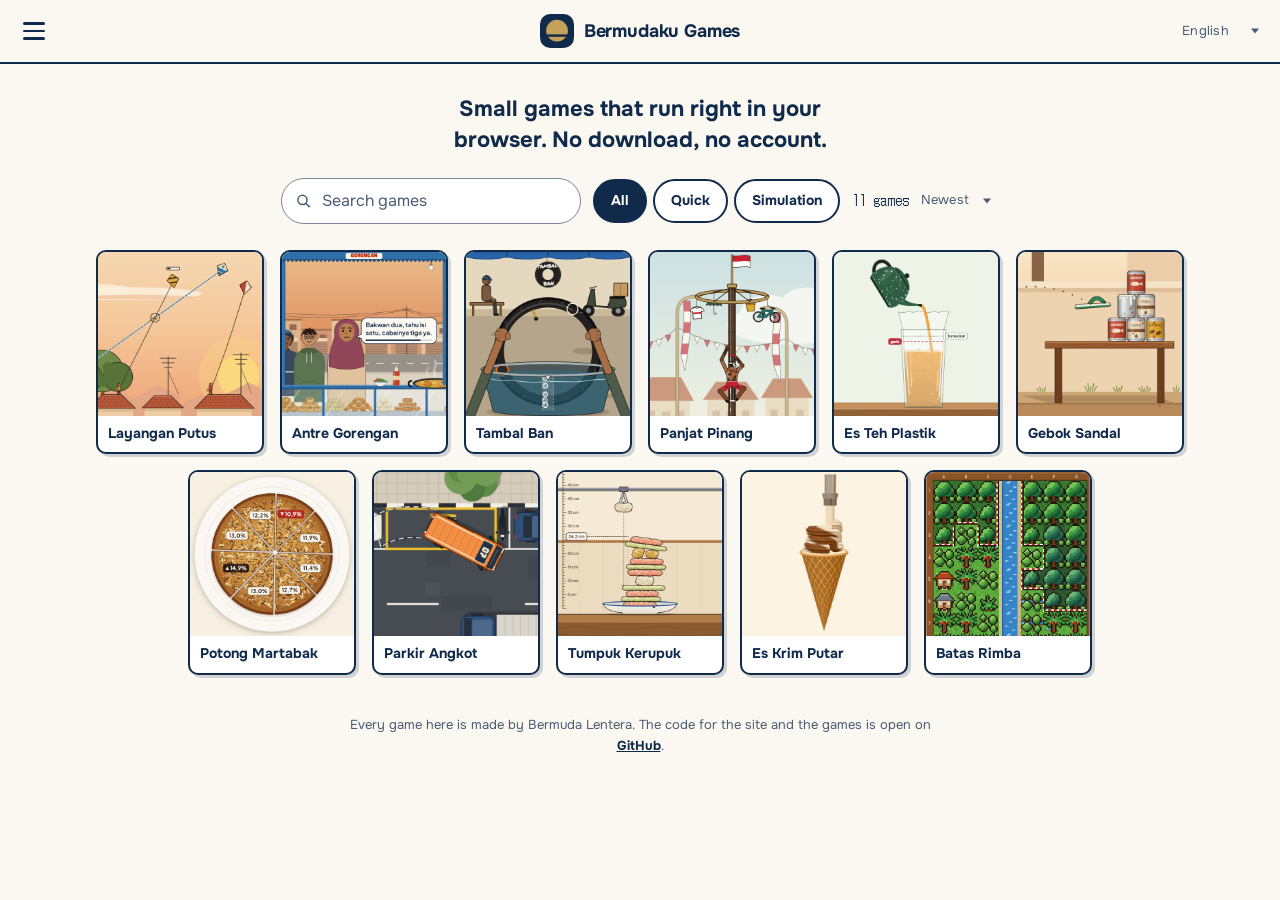
<file: public/index.html>
<!doctype html>
<html lang="id">
<head>
<meta charset="utf-8">
<meta name="viewport" content="width=device-width, initial-scale=1, viewport-fit=cover">
<title>Bermudaku Games</title>
<meta name="description" content="Game kecil buatan Bermuda Lentera yang langsung jalan di peramban. Tanpa unduh, tanpa akun.">
<meta name="theme-color" content="#FBF8F1" media="(prefers-color-scheme: light)">
<meta name="theme-color" content="#0C1B2F" media="(prefers-color-scheme: dark)">
<link rel="icon" href="assets/logo.svg" type="image/svg+xml">
<link rel="preconnect" href="https://fonts.googleapis.com">
<link rel="preconnect" href="https://fonts.gstatic.com" crossorigin>
<link rel="stylesheet" href="https://fonts.googleapis.com/css2?family=DotGothic16&family=Onest:wght@400;500;700&display=swap">
<link rel="stylesheet" href="assets/style.css?v=20261104d">
<script>try{var t=localStorage.getItem('bg-tema');if(t==='light'||t==='dark')document.documentElement.dataset.theme=t}catch(e){}</script>
</head>
<body>
<a class="skip" href="#main" data-t="skip">Langsung ke isi</a>

<header class="site-head">
  <button class="menu-btn" id="menu-btn" type="button" aria-expanded="false" aria-controls="side" data-t-label="menu" aria-label="Buka menu">
    <span></span><span></span><span></span>
  </button>
  <div class="head-mid" id="head-mid">
    <a class="head-logo" href="#/"><img src="assets/logo.svg" alt="" width="34" height="34">Bermudaku Games</a>
  </div>
  <div class="pick lang">
    <select id="lang" data-t-label="bahasa" aria-label="Bahasa">
      <option value="id">Indonesia</option>
      <option value="en">English</option>
    </select>
  </div>
</header>

<div class="side-backdrop" id="side-backdrop" hidden></div>
<nav class="side" id="side" data-t-label="menuNav" aria-label="Menu">
  <div class="side-top">
    <p class="side-brand">Bermudaku Games</p>
    <button class="side-close" id="side-close" type="button" data-t-label="tutup" aria-label="Tutup menu">
      <svg viewBox="0 0 24 24" aria-hidden="true" fill="none" stroke="currentColor" stroke-width="2.2" stroke-linecap="round"><path d="M6 6l12 12M18 6L6 18"/></svg>
    </button>
  </div>
  <ul class="side-nav">
    <li><a href="#/" data-nav="beranda">
      <svg class="side-ic" viewBox="0 0 24 24" aria-hidden="true" fill="none" stroke="currentColor" stroke-width="1.9" stroke-linejoin="round"><rect x="4" y="4" width="7" height="7" rx="1.5"/><rect x="13" y="4" width="7" height="7" rx="1.5"/><rect x="4" y="13" width="7" height="7" rx="1.5"/><rect x="13" y="13" width="7" height="7" rx="1.5"/></svg>
      <span data-t="navGame">Game</span></a></li>
    <li><a href="#/tentang" data-nav="tentang">
      <svg class="side-ic" viewBox="0 0 24 24" aria-hidden="true" fill="none" stroke="currentColor" stroke-width="1.9" stroke-linecap="round"><circle cx="12" cy="12" r="8.5"/><path d="M12 11v5.5"/><circle cx="12" cy="7.8" r=".6" fill="currentColor"/></svg>
      <span data-t="navTentang">Tentang</span></a></li>
  </ul>
  <div>
    <p class="side-head" data-t="tautan">Tautan</p>
    <ul class="side-nav">
      <li><a href="https://bermudaku.com" rel="noopener">bermudaku.com</a></li>
      <li><a href="https://ubaayb.com" rel="noopener">ubaayb.com</a></li>
      <li><a href="https://github.com/berlianubay/bermudaku-games" rel="noopener"><span data-t="kodeGithub">Kode di GitHub</span></a></li>
    </ul>
  </div>
  <fieldset class="theme">
    <legend class="side-head" data-t="tampilan">Tampilan</legend>
    <div class="seg">
      <label><input type="radio" name="tema" value="auto"><span data-t="otomatis">Otomatis</span></label>
      <label><input type="radio" name="tema" value="light"><span data-t="terang">Terang</span></label>
      <label><input type="radio" name="tema" value="dark"><span data-t="gelap">Gelap</span></label>
    </div>
  </fieldset>
  <p class="side-copy">© 2026 Bermuda Lentera</p>
</nav>

<main id="main" tabindex="-1">
  <noscript><div class="page"><p>Daftar game butuh JavaScript. Aktifkan JavaScript di peramban lalu muat ulang halaman ini.</p></div></noscript>
</main>

<script src="assets/games.js?v=20261104d"></script>
<script src="assets/app.js?v=20261104d"></script>
</body>
</html>
</file>
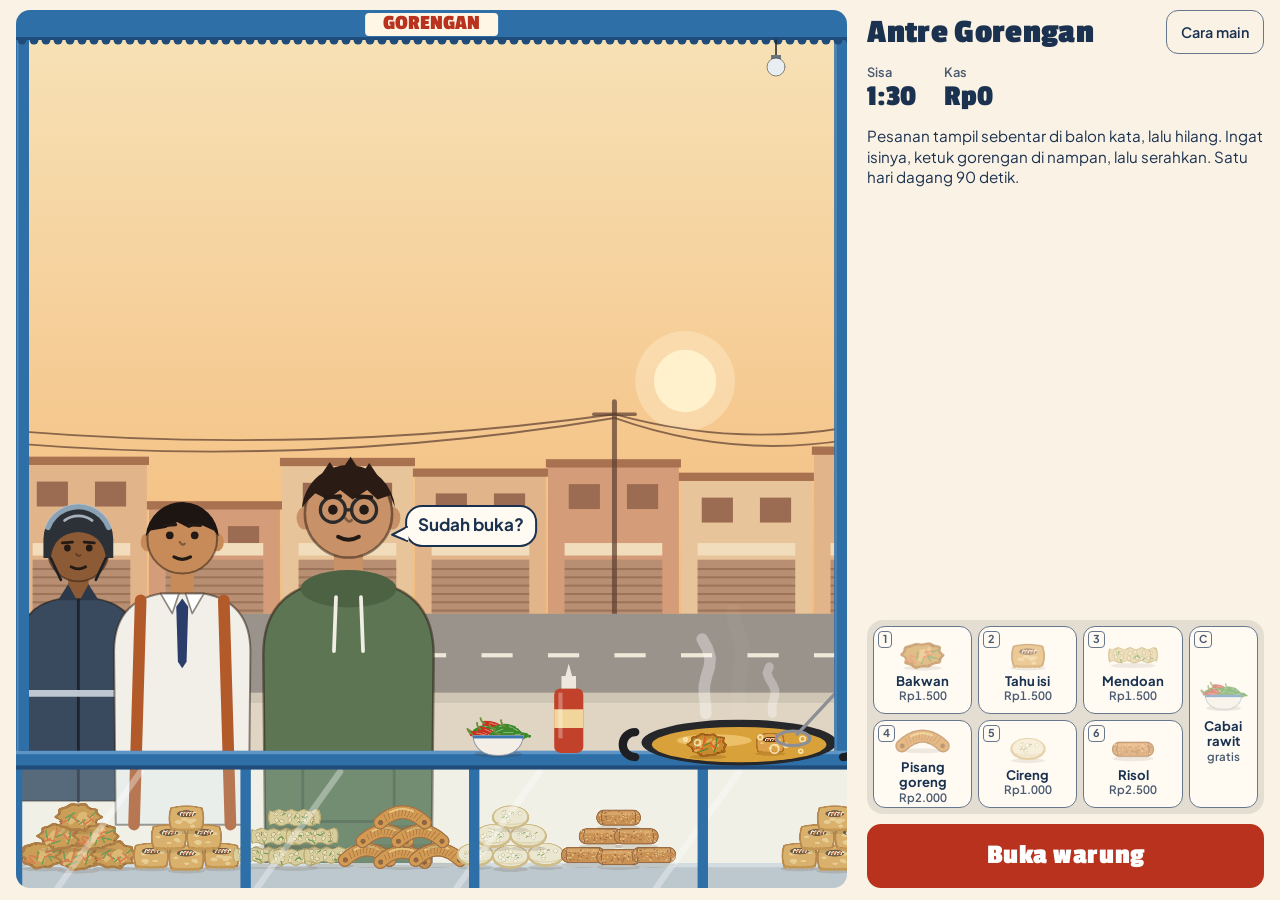
<file: public/games/antre-gorengan/index.html>
<!doctype html>
<html lang="id">
<head>
<meta charset="utf-8">
<meta name="viewport" content="width=device-width, initial-scale=1, viewport-fit=cover">
<title>Antre Gorengan</title>
<link rel="icon" href="/assets/logo.svg" type="image/svg+xml">
<link rel="preconnect" href="https://fonts.googleapis.com">
<link rel="preconnect" href="https://fonts.gstatic.com" crossorigin>
<link rel="stylesheet" href="https://fonts.googleapis.com/css2?family=Passion+One:wght@400;700&family=Plus+Jakarta+Sans:wght@400;600;700;800&display=swap">
<style>
/* Satu layar tanpa gulir. Potret: kepala, status, panggung gerobak, kantong, nampan, lalu tombol di bawah jempol.
   Lanskap: panggung setinggi layar di kiri, kolom kanan berisi kepala, status, kantong, nampan, dan tombol. */
:root {
  --latar: #FAF2E4;
  --tinta: #1A3150;
  --tinta-2: #4A5A70;
  --garis-kuat: #67778D;
  --lembar: #FFFBF3;
  --nampan: #E4DED2;
  --kertas: #EBDCBD;
  --lipatan: #D3BE94;
  --trek: #DCD5C8;
  --aksen: #B8321E;
  --aksen-teks: #FFFFFF;
  --tirai: rgba(26, 49, 80, .45);
  --bayang: rgba(26, 49, 80, .2);
  --tema: terang;
  --font-judul: "Passion One", "Arial Narrow", Impact, sans-serif;
  --font-teks: "Plus Jakarta Sans", system-ui, -apple-system, "Segoe UI", Roboto, sans-serif;
  color-scheme: light;
}
@media (prefers-color-scheme: dark) {
  :root:not([data-theme="light"]) {
    --latar: #0F1824;
    --tinta: #F4EADB;
    --tinta-2: #B3BFCC;
    --garis-kuat: #7C8CA2;
    --lembar: #182433;
    --nampan: #202D3E;
    --kertas: #3A3123;
    --lipatan: #54472F;
    --trek: #33415A;
    --aksen: #FF8B73;
    --aksen-teks: #2A0A04;
    --tirai: rgba(0, 0, 0, .6);
    --bayang: rgba(0, 0, 0, .5);
    --tema: gelap;
    color-scheme: dark;
  }
}
:root[data-theme="dark"] {
  --latar: #0F1824;
  --tinta: #F4EADB;
  --tinta-2: #B3BFCC;
  --garis-kuat: #7C8CA2;
  --lembar: #182433;
  --nampan: #202D3E;
  --kertas: #3A3123;
  --lipatan: #54472F;
  --trek: #33415A;
  --aksen: #FF8B73;
  --aksen-teks: #2A0A04;
  --tirai: rgba(0, 0, 0, .6);
  --bayang: rgba(0, 0, 0, .5);
  --tema: gelap;
  color-scheme: dark;
}

* { box-sizing: border-box; }
html, body { height: 100%; }
body {
  margin: 0;
  overflow: hidden;
  background: var(--latar);
  color: var(--tinta);
  font-family: var(--font-teks);
  font-size: 15px;
  line-height: 1.4;
  -webkit-tap-highlight-color: transparent;
}
h1, h2, h3, p, ol, ul { margin: 0; }
button { font: inherit; color: inherit; }
[hidden] { display: none !important; }
.sr { position: absolute; top: 0; left: 0; width: 1px; height: 1px; overflow: hidden; clip-path: inset(50%); white-space: nowrap; }

.app {
  height: 100%;
  display: grid;
  grid-template-columns: minmax(0, 1fr);
  grid-template-rows: auto auto minmax(0, 1fr) auto auto auto;
  grid-template-areas: "kepala" "status" "panggung" "kantong" "nampan" "aksi";
  gap: 8px;
  padding-top: max(10px, env(safe-area-inset-top, 0px));
  padding-bottom: max(12px, env(safe-area-inset-bottom, 0px));
  padding-left: max(16px, env(safe-area-inset-left, 0px));
  padding-right: max(16px, env(safe-area-inset-right, 0px));
}
.app[data-fase="tutup"] {
  grid-template-rows: auto auto minmax(0, 1fr) auto;
  grid-template-areas: "kepala" "status" "panggung" "hasil";
}

.kepala {
  grid-area: kepala;
  display: flex;
  align-items: center;
  justify-content: space-between;
  gap: 12px;
  min-width: 0;
}
.kepala h1 {
  font-family: var(--font-judul);
  font-weight: 700;
  font-size: clamp(1.6rem, 1.35rem + 1vw, 2.15rem);
  line-height: 1;
  letter-spacing: .01em;
}

.status { grid-area: status; display: flex; align-items: baseline; gap: 4px 18px; flex-wrap: wrap; min-width: 0; }
.stat { display: flex; align-items: baseline; gap: 6px; }
.stat-label { font-size: .8rem; font-weight: 600; color: var(--tinta-2); }
.stat strong { font-family: var(--font-judul); font-weight: 700; font-size: 1.35rem; line-height: 1; font-variant-numeric: tabular-nums; }

/* Panggung: kanvas gerobak dan pembeli. Meteran sabar menempel di pojok kiri atas, di bawah atap. */
.panggung {
  grid-area: panggung;
  position: relative;
  min-height: 0;
  overflow: hidden;
  border-radius: 14px;
  user-select: none;
  -webkit-user-select: none;
}
#kanvas { position: absolute; inset: 0; width: 100%; height: 100%; display: block; }
.hud {
  position: absolute;
  left: 10px;
  top: calc(var(--atap, 18px) + 8px);
  width: min(44%, 230px);
  display: grid;
  gap: 4px;
  padding: 6px 10px 8px;
  border-radius: 10px;
  background: var(--lembar);
  border: 1.5px solid var(--garis-kuat);
}
.hud-peran { font-size: .78rem; font-weight: 700; line-height: 1.2; }
.sabar { display: grid; grid-template-columns: auto minmax(0, 1fr); align-items: center; gap: 8px; }
.sabar-label { font-size: .74rem; font-weight: 600; color: var(--tinta-2); min-width: 3.9em; line-height: 1.1; }
.sabar-bar { height: 10px; border-radius: 5px; background: var(--trek); overflow: hidden; }
.sabar-isi { display: block; height: 100%; width: 100%; background: var(--tinta); transform-origin: left center; }
.hud[data-gelisah="true"] .sabar-isi { background: var(--aksen); }
.hud[data-gelisah="true"] .sabar-label { color: var(--tinta); font-weight: 800; }

/* Kantong kertas minyak: isi tampil sebagai gambar kecil dengan jumlahnya. */
.kantong, .pembuka { grid-area: kantong; min-width: 0; }
.kantong { display: grid; grid-template-columns: minmax(0, 1fr) auto; gap: 8px; }
.kertas {
  position: relative;
  min-width: 0;
  min-height: 54px;
  display: flex;
  align-items: center;
  gap: 8px;
  padding: 8px 8px 4px;
  border-radius: 3px 3px 12px 12px;
  background: var(--kertas);
  box-shadow: inset 0 5px 0 var(--lipatan);
}
.kertas.ingatkan { outline: 3px solid var(--tinta); outline-offset: 2px; }
.kantong-judul { position: absolute; top: 0; left: 0; width: 1px; height: 1px; overflow: hidden; clip-path: inset(50%); white-space: nowrap; }
.isi-kantong { list-style: none; padding: 0; display: flex; flex-wrap: wrap; gap: 1px; min-width: 0; }
.isi-kantong li { width: 30px; display: grid; justify-items: center; line-height: 1.05; }
.isi-kantong img { width: 30px; height: 19px; display: block; }
.isi-kantong .nama-kecil { position: absolute; width: 1px; height: 1px; overflow: hidden; clip-path: inset(50%); white-space: nowrap; }
.isi-kantong b { font-size: .8rem; font-weight: 800; font-variant-numeric: tabular-nums; }
.kantong-kosong { font-size: .84rem; color: var(--tinta); line-height: 1.3; }
.pembuka { display: grid; align-content: center; min-height: 54px; }
.pembuka p { font-size: .88rem; line-height: 1.35; }

@keyframes masuk { from { transform: scale(1.25); } to { transform: none; } }
.isi-kantong li.baru img { animation: masuk .22s ease-out; }

/* Nampan: enam gorengan dan wadah cabai. Harga per biji tertulis di tiap sekat, jadi nampan sekaligus papan harga. */
.nampan {
  grid-area: nampan;
  display: grid;
  grid-template-columns: repeat(3, minmax(0, 1fr)) minmax(56px, .7fr);
  grid-template-rows: repeat(2, 84px);
  gap: 6px;
  padding: 6px;
  border-radius: 16px;
  background: var(--nampan);
  min-width: 0;
}
.sel {
  position: relative;
  display: flex;
  flex-direction: column;
  align-items: center;
  justify-content: center;
  gap: 1px;
  min-width: 0;
  padding: 4px 4px 5px;
  border-radius: 12px;
  border: 1.5px solid var(--garis-kuat);
  background: var(--lembar);
  cursor: pointer;
  touch-action: manipulation;
  user-select: none;
  -webkit-user-select: none;
}
.sel img { height: 32px; width: 51px; max-width: 100%; object-fit: contain; display: block; flex: none; }
.sel .nama { font-size: .78rem; font-weight: 700; line-height: 1.12; text-align: center; }
.sel .harga { font-size: .72rem; font-weight: 600; color: var(--tinta-2); line-height: 1.15; white-space: nowrap; font-variant-numeric: tabular-nums; }
.sel .tuts { position: absolute; top: 4px; left: 4px; }
.sel-cabai { grid-column: 4; grid-row: 1 / span 2; }
.sel-cabai img { height: 40px; width: 64px; }
.sel[aria-disabled="true"] { cursor: default; }
.sel[aria-disabled="true"] img { opacity: .55; }
.sel:not([aria-disabled="true"]):active, .sel.ditekan { transform: translateY(1px); background: var(--kertas); }
kbd, .tuts {
  font-family: var(--font-teks);
  font-weight: 700;
  font-size: .68rem;
  line-height: 1;
  padding: 2px 4px;
  border-radius: 4px;
  border: 1px solid var(--garis-kuat);
  color: var(--tinta-2);
  white-space: nowrap;
}

.aksi { grid-area: aksi; display: grid; grid-template-columns: minmax(0, 1fr) minmax(0, 1.35fr); gap: 8px; min-width: 0; }
.tombol-sedang {
  position: relative;
  min-height: 54px;
  padding: 4px 9px;
  border-radius: 14px;
  border: 1.5px solid var(--garis-kuat);
  background: var(--lembar);
  font-weight: 700;
  line-height: 1.15;
  display: flex;
  flex-direction: column;
  align-items: center;
  justify-content: center;
  cursor: pointer;
  touch-action: manipulation;
}
.tombol-sedang .kecil { font-size: .72rem; font-weight: 600; color: var(--tinta-2); }
.tombol-utama {
  position: relative;
  min-height: 54px;
  padding: 4px 14px;
  border-radius: 14px;
  border: 2px solid var(--aksen);
  background: var(--aksen);
  color: var(--aksen-teks);
  font-family: var(--font-judul);
  font-weight: 700;
  font-size: 1.5rem;
  line-height: 1.05;
  letter-spacing: .02em;
  cursor: pointer;
  touch-action: manipulation;
}
#tombol-buka { grid-column: 1 / -1; }
.tombol-sedang[aria-disabled="true"], .tombol-utama[aria-disabled="true"] { cursor: default; }
.tombol-sedang[aria-disabled="true"] { color: var(--tinta-2); border-style: dashed; }
.tombol-utama[aria-disabled="true"] { background: transparent; border-color: var(--garis-kuat); color: var(--tinta-2); }
.tombol-sedang:not([aria-disabled="true"]):active, .tombol-utama:not([aria-disabled="true"]):active,
.tombol-sedang.ditekan, .tombol-utama.ditekan { transform: translateY(1px); }
.tombol-kecil {
  position: relative;
  min-height: 44px;
  padding: 0 14px;
  border-radius: 12px;
  border: 1.5px solid var(--garis-kuat);
  background: transparent;
  font-weight: 600;
  font-size: .9rem;
  cursor: pointer;
  flex: none;
}
.tombol {
  position: relative;
  min-height: 48px;
  padding: 0 18px;
  border-radius: 14px;
  border: 1.5px solid var(--garis-kuat);
  background: transparent;
  font-weight: 600;
  cursor: pointer;
}

/* Cincin fokus digambar sebagai ::after di atas isi tombol dan di atas tetangganya, supaya tidak tertutup
   gambar di dalam tombol atau sekat nampan di sebelahnya. */
.sel:focus-visible, .tombol-sedang:focus-visible, .tombol-utama:focus-visible, .tombol-kecil:focus-visible, .tombol:focus-visible { outline: none; z-index: 2; }
.sel:focus-visible::after, .tombol-sedang:focus-visible::after, .tombol-utama:focus-visible::after,
.tombol-kecil:focus-visible::after, .tombol:focus-visible::after {
  content: "";
  position: absolute;
  inset: -6px;
  border-radius: 17px;
  border: 3px solid var(--tinta);
  pointer-events: none;
}

/* Lembar hasil hari dagang. */
.hasil {
  grid-area: hasil;
  display: grid;
  gap: 8px;
  min-width: 0;
  padding: 10px 12px 12px;
  border-radius: 16px;
  background: var(--lembar);
  border: 1.5px solid var(--garis-kuat);
}
.hasil-atas { display: flex; align-items: center; gap: 14px; min-width: 0; }
.pendapatan { display: grid; justify-items: start; flex: none; }
.pendapatan span { font-size: .76rem; font-weight: 700; color: var(--tinta-2); line-height: 1.2; }
.pendapatan strong { font-family: var(--font-judul); font-weight: 700; font-size: 2.3rem; line-height: 1; font-variant-numeric: tabular-nums; }
.hasil h2 { font-family: var(--font-judul); font-weight: 700; font-size: 1.25rem; line-height: 1.1; min-width: 0; }
.hasil-angka { list-style: none; padding: 0; display: grid; gap: 1px; font-size: .88rem; }
.hasil-angka b { display: inline-block; min-width: 1.4em; font-variant-numeric: tabular-nums; }
.saran { font-size: .86rem; line-height: 1.38; color: var(--tinta-2); }
.saran b, .rekor b { color: var(--tinta); }
.rekor { font-size: .86rem; color: var(--tinta-2); }
/* Rincian pesanan yang meleset: di HP hanya untuk pembaca layar, karena ringkasan di atasnya sudah memuat angkanya. */
.rincian { position: absolute; width: 1px; height: 1px; overflow: hidden; clip-path: inset(50%); }
.rincian li { display: grid; grid-template-columns: minmax(0, 1fr) auto; gap: 10px; align-items: baseline; }
.rincian .ket { color: var(--tinta-2); }
.rincian b { font-variant-numeric: tabular-nums; }

dialog {
  width: min(560px, calc(100vw - 32px));
  max-height: calc(100dvh - 32px);
  border: 0;
  border-radius: 20px;
  padding: 20px 20px 16px;
  background: var(--lembar);
  color: var(--tinta);
  box-shadow: 0 16px 40px var(--bayang);
}
dialog::backdrop { background: var(--tirai); }
.isi-dialog { display: grid; gap: 12px; line-height: 1.5; }
.isi-dialog h2 { font-family: var(--font-judul); font-weight: 700; font-size: 1.6rem; line-height: 1.1; }
.isi-dialog h3 { font-size: 1rem; font-weight: 700; }
.isi-dialog ol { padding-left: 1.3em; display: grid; gap: 4px; }
.isi-dialog .kecil { font-size: .88rem; color: var(--tinta-2); }
.isi-dialog form { display: flex; justify-content: flex-end; }
.isi-dialog kbd { font-size: .8em; padding: 0 5px; }
@media (max-width: 480px), (max-height: 720px) {
  dialog { padding: 16px 18px 12px; }
  .isi-dialog { gap: 8px; font-size: .9rem; line-height: 1.4; }
  .isi-dialog h2 { font-size: 1.4rem; }
}

@media (orientation: landscape) and (min-width: 640px) {
  .app {
    grid-template-columns: minmax(0, 1fr) clamp(320px, 31vw, 400px);
    grid-template-rows: auto auto minmax(0, 1fr) auto auto;
    grid-template-areas: "panggung kepala" "panggung status" "panggung kantong" "panggung nampan" "panggung aksi";
    column-gap: 20px;
    row-gap: 10px;
  }
  .app[data-fase="tutup"] {
    grid-template-rows: auto auto minmax(0, 1fr);
    grid-template-areas: "panggung kepala" "panggung status" "panggung hasil";
  }
  .stat { display: grid; gap: 0; }
  .stat strong { font-size: 1.9rem; }
  .status { gap: 4px 28px; }
  .kantong { grid-template-columns: minmax(0, 1fr); grid-template-rows: minmax(0, 1fr) auto; }
  .kertas { flex-direction: column; align-items: stretch; justify-content: flex-start; gap: 6px; padding: 12px 12px 8px; min-height: 0; }
  .kantong-judul { position: static; width: auto; height: auto; overflow: visible; clip-path: none; font-size: .8rem; font-weight: 700; color: var(--tinta-2); }
  .isi-kantong { display: grid; grid-template-columns: repeat(2, minmax(0, 1fr)); gap: 4px 12px; }
  .isi-kantong li { width: auto; display: grid; grid-template-columns: 40px minmax(0, 1fr) auto; justify-items: start; align-items: center; gap: 8px; min-height: 28px; }
  .isi-kantong img { width: 40px; height: 25px; }
  .isi-kantong .nama-kecil { position: static; width: auto; height: auto; overflow: visible; clip-path: none; white-space: normal; font-size: .86rem; font-weight: 600; line-height: 1.15; }
  .isi-kantong b { font-size: 1rem; }
  #tombol-kurangi { justify-self: end; min-width: 150px; min-height: 48px; }
  .pembuka { align-content: start; padding-top: 4px; }
  .pembuka p { font-size: .95rem; }
  .nampan { grid-template-rows: repeat(2, 88px); }
  .sel img { height: 36px; width: 58px; }
  .sel .nama { font-size: .82rem; }
  .sel-cabai img { height: 48px; width: 76px; }
  .tombol-utama { min-height: 64px; font-size: 1.75rem; }
  .tombol-sedang { min-height: 64px; }
  .hasil { align-self: stretch; align-content: start; overflow-y: auto; gap: 12px; padding: 16px 18px 18px; }
  .rincian { position: static; width: auto; height: auto; overflow: visible; clip-path: none; list-style: none; padding: 10px 0 0; border-top: 1.5px solid var(--trek); display: grid; gap: 3px; font-size: .86rem; line-height: 1.3; }
  .hasil-atas { flex-direction: column; align-items: flex-start; gap: 6px; }
  .pendapatan strong { font-size: 3rem; }
  .hasil h2 { font-size: 1.45rem; }
  .hasil-angka { font-size: .95rem; gap: 3px; }
  .saran, .rekor { font-size: .92rem; }
}
/* HP diputar mendatar: kantong kembali mendatar dan semua dirapatkan. */
@media (orientation: landscape) and (min-width: 640px) and (max-height: 520px) {
  .app { grid-template-columns: minmax(0, 1fr) clamp(300px, 50vw, 430px); column-gap: 14px; row-gap: 6px; }
  .kepala h1 { font-size: 1.35rem; }
  .stat { display: flex; gap: 6px; }
  .stat strong { font-size: 1.25rem; }
  .kantong { grid-template-columns: minmax(0, 1fr) auto; grid-template-rows: auto; }
  .kertas { flex-direction: row; align-items: center; padding: 6px 8px 3px; min-height: 46px; }
  .kantong-judul { position: absolute; width: 1px; height: 1px; overflow: hidden; clip-path: inset(50%); }
  .isi-kantong { display: flex; flex-direction: row; flex-wrap: wrap; gap: 2px; }
  .isi-kantong li { width: 32px; display: grid; grid-template-columns: none; justify-items: center; gap: 0; min-height: 0; }
  .isi-kantong img { width: 32px; height: 20px; }
  .isi-kantong .nama-kecil { position: absolute; width: 1px; height: 1px; overflow: hidden; clip-path: inset(50%); }
  .isi-kantong b { font-size: .8rem; }
  #tombol-kurangi { min-width: 0; }
  .nampan { grid-template-rows: repeat(2, 64px); padding: 4px; gap: 4px; }
  .sel img { height: 22px; width: 36px; }
  .sel .nama { font-size: .72rem; }
  .sel-cabai img { height: 32px; width: 50px; }
  .tombol-utama, .tombol-sedang { min-height: 48px; }
  .tombol-utama { font-size: 1.35rem; }
  .pembuka p { font-size: .84rem; }
  .hasil { gap: 6px; padding: 8px 12px 10px; }
  .rincian { position: absolute; width: 1px; height: 1px; overflow: hidden; clip-path: inset(50%); }
  .hasil-atas { flex-direction: row; align-items: center; }
  .pendapatan strong { font-size: 2rem; }
}
@media (prefers-reduced-motion: reduce) {
  .isi-kantong li.baru img { animation: none; }
}
</style>
</head>
<body>
<div class="app" id="app" data-fase="siap">
  <header class="kepala">
    <h1>Antre Gorengan</h1>
    <button class="tombol-kecil" id="tombol-cara" type="button" aria-haspopup="dialog">Cara main</button>
  </header>

  <div class="status" id="status">
    <p class="stat"><span class="stat-label" id="sisa-label">Sisa</span> <strong id="sisa">1:30</strong></p>
    <p class="stat"><span class="stat-label">Kas</span> <strong id="kas">Rp0</strong></p>
  </div>

  <main class="panggung" id="panggung">
    <canvas id="kanvas" aria-hidden="true"></canvas>
    <div class="hud" id="hud" hidden>
      <p class="hud-peran" id="hud-peran"></p>
      <div class="sabar" id="sabar" role="meter" aria-label="Kesabaran pembeli" aria-valuemin="0" aria-valuemax="100" aria-valuenow="100">
        <span class="sabar-label" id="sabar-label">Sabar</span>
        <span class="sabar-bar"><span class="sabar-isi" id="sabar-isi"></span></span>
      </div>
    </div>
  </main>

  <section class="pembuka" id="pembuka" aria-label="Sebelum buka">
    <p>Pesanan tampil sebentar di balon kata, lalu hilang. Ingat isinya, ketuk gorengan di nampan, lalu serahkan. Satu hari dagang 90 detik.</p>
  </section>

  <section class="kantong" id="kantong" aria-labelledby="judul-kantong" hidden>
    <div class="kertas" id="kertas">
      <h2 class="kantong-judul" id="judul-kantong">Isi kantong</h2>
      <ul class="isi-kantong" id="isi-kantong"></ul>
      <p class="kantong-kosong" id="kantong-kosong">Masih kosong. Ketuk gorengan di nampan.</p>
    </div>
    <button class="tombol-sedang" id="tombol-kurangi" type="button" aria-keyshortcuts="Backspace">Kurangi<span class="kecil">isi terakhir</span></button>
  </section>

  <section class="nampan" id="nampan" aria-label="Nampan gorengan, harga per biji">
    <button class="sel" type="button" data-jenis="bakwan" aria-keyshortcuts="1"><kbd class="tuts" aria-hidden="true">1</kbd><img alt="" width="64" height="40"><span class="nama">Bakwan</span><span class="harga">Rp1.500</span></button>
    <button class="sel" type="button" data-jenis="tahu" aria-keyshortcuts="2"><kbd class="tuts" aria-hidden="true">2</kbd><img alt="" width="64" height="40"><span class="nama">Tahu isi</span><span class="harga">Rp1.500</span></button>
    <button class="sel" type="button" data-jenis="mendoan" aria-keyshortcuts="3"><kbd class="tuts" aria-hidden="true">3</kbd><img alt="" width="64" height="40"><span class="nama">Mendoan</span><span class="harga">Rp1.500</span></button>
    <button class="sel" type="button" data-jenis="pisang" aria-keyshortcuts="4"><kbd class="tuts" aria-hidden="true">4</kbd><img alt="" width="64" height="40"><span class="nama">Pisang goreng</span><span class="harga">Rp2.000</span></button>
    <button class="sel" type="button" data-jenis="cireng" aria-keyshortcuts="5"><kbd class="tuts" aria-hidden="true">5</kbd><img alt="" width="64" height="40"><span class="nama">Cireng</span><span class="harga">Rp1.000</span></button>
    <button class="sel" type="button" data-jenis="risol" aria-keyshortcuts="6"><kbd class="tuts" aria-hidden="true">6</kbd><img alt="" width="64" height="40"><span class="nama">Risol</span><span class="harga">Rp2.500</span></button>
    <button class="sel sel-cabai" type="button" data-jenis="cabai" aria-keyshortcuts="C"><kbd class="tuts" aria-hidden="true">C</kbd><img alt="" width="64" height="40"><span class="nama">Cabai rawit</span><span class="harga">gratis</span></button>
  </section>

  <div class="aksi" id="aksi">
    <button class="tombol-sedang" id="tombol-ulangi" type="button" aria-keyshortcuts="U" hidden>Ulangi pesanan<span class="kecil" id="ulangi-kecil">potong sabar</span></button>
    <button class="tombol-utama" id="tombol-serahkan" type="button" aria-keyshortcuts="Enter" hidden>Serahkan</button>
    <button class="tombol-utama" id="tombol-buka" type="button">Buka warung</button>
  </div>

  <section class="hasil" id="hasil" aria-labelledby="judul-hasil" hidden>
    <div class="hasil-atas">
      <p class="pendapatan"><span>Pendapatan</span><strong id="hasil-uang">Rp0</strong></p>
      <h2 id="judul-hasil"></h2>
    </div>
    <ul class="hasil-angka">
      <li><b id="n-benar">0</b> pesanan benar</li>
      <li><b id="n-salah">0</b> pesanan salah</li>
      <li><b id="n-pergi">0</b> pembeli pergi karena menunggu</li>
    </ul>
    <p class="saran" id="hasil-saran"></p>
    <p class="rekor" id="hasil-rekor"></p>
    <button class="tombol-utama" id="tombol-lagi" type="button">Buka warung lagi</button>
    <ol class="rincian" id="rincian" aria-label="Pesanan yang meleset"></ol>
  </section>
</div>

<p class="sr" id="umum" role="status" aria-live="polite"></p>

<dialog id="dialog-cara" aria-labelledby="judul-cara">
  <div class="isi-dialog">
    <h2 id="judul-cara">Cara main</h2>
    <ol>
      <li>Pembeli antre satu per satu. Pesanannya tampil di balon kata beberapa detik, lalu hilang. Ingat isinya.</li>
      <li>Ketuk gorengan di nampan: satu ketukan, satu biji. Cabai rawit hanya diberi kalau diminta. Salah ketuk? Tekan <b>Kurangi</b>.</li>
      <li>Tekan <b>Serahkan</b>. Pesanan yang pas dibayar penuh sesuai harga di nampan. Kalau salah, pembeli menyebut salahnya dan hanya membayar gorengan yang sesuai; cabai yang salah dipotong Rp500. Kalau yang benar kurang dari separuh, pembeli pergi tanpa membayar.</li>
      <li>Meteran <b>Sabar</b> terus berkurang; kalau habis, pembeli pergi. Lupa pesanannya? Tekan <b>Ulangi pesanan</b>, tapi kesabaran langsung terpotong seperempat.</li>
      <li>Satu hari dagang 90 detik, pesanan makin panjang menjelang maghrib. Saat waktu habis, pembeli yang sedang dilayani masih ditunggu.</li>
    </ol>
    <h3>Papan ketik</h3>
    <p class="kecil"><kbd>1</kbd> sampai <kbd>6</kbd> mengambil gorengan sesuai nomor di nampan, <kbd>C</kbd> cabai, <kbd>Backspace</kbd> mengurangi isi terakhir, <kbd>Enter</kbd> menyerahkan kantong, <kbd>U</kbd> minta pesanan diulang. Selama warung buka, <kbd>Enter</kbd> selalu menyerahkan; <kbd>Spasi</kbd> menekan tombol yang sedang difokus. <kbd>Esc</kbd> menutup jendela ini. Waktu berhenti selama jendela ini terbuka.</p>
    <p class="kecil">Harga di nampan adalah harga rekaan untuk permainan ini. Rekor pendapatan hanya disimpan di peramban ini.</p>
    <form method="dialog"><button class="tombol" type="submit">Tutup</button></form>
  </div>
</dialog>

<script>
'use strict';

const LAMA_HARI = 90;            // detik satu hari dagang
const POTONG_ULANG = 0.25;       // bagian kesabaran penuh yang hilang tiap minta diulang
const POTONG_CABAI = 500;
const LAMA_DATANG = 0.8;         // pembeli lama pergi dan pembeli baru maju ke gerobak
const LAMA_TANYA = 0.7;          // balon "Tadi apa saja?" sebelum pembeli mengulang
const REAKSI_BENAR = 1.3;
const REAKSI_SALAH = 2.8;
const REAKSI_PERGI = 2.2;
const BATAS_GELISAH = 0.35;

// Kesabaran dan lama balon tumbuh dengan panjang pesanan. frasa = jenis gorengan, ditambah satu bila cabai disebut;
// unit = jumlah ketukan yang dibutuhkan.
const sabarUntuk = (frasa, unit) => 8 + 2 * frasa + 0.4 * unit;
const balonUntuk = frasa => 1.8 + 0.9 * frasa;

const JENIS = [
  { id: 'bakwan', nama: 'Bakwan', ucap: 'bakwan', harga: 1500 },
  { id: 'tahu', nama: 'Tahu isi', ucap: 'tahu isi', harga: 1500 },
  { id: 'mendoan', nama: 'Mendoan', ucap: 'mendoan', harga: 1500 },
  { id: 'pisang', nama: 'Pisang goreng', ucap: 'pisang goreng', harga: 2000 },
  { id: 'cireng', nama: 'Cireng', ucap: 'cireng', harga: 1000 },
  { id: 'risol', nama: 'Risol', ucap: 'risol', harga: 2500 },
];
const CABAI = { id: 'cabai', nama: 'Cabai rawit', ucap: 'cabai', harga: 0 };
const SEMUA = [...JENIS, CABAI];
const JENIS_ID = Object.fromEntries(SEMUA.map(j => [j.id, j]));

const KARAKTER = [
  { id: 'sekolah', peran: 'Anak sekolah', sapaan: 'Dik', cabai: 'cabai', tanpaCabai: 'nggak pakai cabai', akhir: ' ya.',
    puas: 'Pas! Makasih.', kesal: 'Keburu dijemput. Nggak jadi deh.', kulit: '#C68B59', baju: '#F1EFE8' },
  { id: 'ojek', peran: 'Pengemudi ojek', sapaan: 'Bang', cabai: 'cabe', tanpaCabai: 'nggak usah cabe', akhir: ', cepat ya.',
    puas: 'Pas. Langsung jalan, ya.', kesal: 'Kelamaan, ada orderan. Nggak jadi.', kulit: '#8D5A36', baju: '#3A4A5E' },
  { id: 'ibu', peran: 'Ibu pulang belanja', sapaan: 'Bu', cabai: 'cabai', tanpaCabai: 'nggak pakai cabai', akhir: ' ya.',
    puas: 'Pas. Makasih, ya.', kesal: 'Aduh, kelamaan. Nggak jadi.', kulit: '#B9814F', baju: '#E3C59F' },
  { id: 'kantor', peran: 'Pegawai kantor', sapaan: 'Mbak', cabai: 'cabai', tanpaCabai: 'nggak pakai cabai', akhir: ', dibungkus ya.',
    puas: 'Pas. Buat teman kantor.', kesal: 'Keburu rapat. Nggak jadi.', kulit: '#D6A27A', baju: '#36597F' },
  { id: 'bapak', peran: 'Bapak berpeci', sapaan: 'Pak', cabai: 'cabe', tanpaCabai: 'nggak usah cabe', akhir: ' ya.',
    puas: 'Pas, buat teman ngopi.', kesal: 'Kelamaan, saya pulang saja.', kulit: '#9A6640', baju: '#7B4D2A' },
  { id: 'mahasiswa', peran: 'Mahasiswa', sapaan: 'Mas', cabai: 'cabe', tanpaCabai: 'nggak usah cabe', akhir: ' ya.',
    puas: 'Pas. Buat begadang nanti.', kesal: 'Kelamaan, saya cari yang lain.', kulit: '#C99167', baju: '#5D7552' },
];
const KARAKTER_ID = Object.fromEntries(KARAKTER.map(k => [k.id, k]));

const ANGKA = ['nol', 'satu', 'dua', 'tiga', 'empat', 'lima', 'enam'];
const angka = n => ANGKA[n] ?? String(n);
const kapital = s => s.charAt(0).toUpperCase() + s.slice(1);
const fmtRp = new Intl.NumberFormat('id-ID');
const rp = v => `Rp${fmtRp.format(v)}`;
const TAU = Math.PI * 2;
const batasi = (v, a, b) => Math.max(a, Math.min(b, v));
const halus = s => { const t = batasi(s, 0, 1); return t * t * (3 - 2 * t); };

function mulberry32(a) {
  return function () {
    a |= 0; a = a + 0x6D2B79F5 | 0;
    let t = Math.imul(a ^ a >>> 15, 1 | a);
    t = t + Math.imul(t ^ t >>> 7, 61 | t) ^ t;
    return ((t ^ t >>> 14) >>> 0) / 4294967296;
  };
}
function pembuatAcak(benih) {
  const r = mulberry32(benih);
  return {
    r,
    bulat: (a, b) => a + Math.floor(r() * (b - a + 1)),
    kocok: daftar => { const d = [...daftar]; for (let i = d.length - 1; i > 0; i--) { const j = Math.floor(r() * (i + 1)); [d[i], d[j]] = [d[j], d[i]]; } return d; },
  };
}
const acakTetap = i => { const x = Math.sin(i * 127.1 + 311.7) * 43758.5453; return x - Math.floor(x); };

function campurWarna(a, b, t) {
  const p = h => [1, 3, 5].map(i => parseInt(h.slice(i, i + 2), 16));
  const x = p(a), y = p(b);
  return `rgb(${x.map((v, i) => Math.round(v + (y[i] - v) * t)).join(',')})`;
}


// Gambar gorengan (satuan: kotak sekitar 100 x 64, titik nol di tengah)

function jalurHalus(c, titik) {
  const n = titik.length;
  c.beginPath();
  const awal = [(titik[n - 1][0] + titik[0][0]) / 2, (titik[n - 1][1] + titik[0][1]) / 2];
  c.moveTo(awal[0], awal[1]);
  for (let i = 0; i < n; i++) {
    const p = titik[i], q = titik[(i + 1) % n];
    c.quadraticCurveTo(p[0], p[1], (p[0] + q[0]) / 2, (p[1] + q[1]) / 2);
  }
  c.closePath();
}
function elips(c, x, y, rx, ry, rot = 0) { c.beginPath(); c.ellipse(x, y, rx, ry, rot, 0, TAU); c.fill(); }
function garis(c, x1, y1, x2, y2) { c.beginPath(); c.moveTo(x1, y1); c.lineTo(x2, y2); c.stroke(); }
function bayangBawah(c, y, rx) { c.fillStyle = 'rgba(70, 40, 12, .16)'; elips(c, 0, y, rx, 5); }

function gambarBakwan(c, A) {
  bayangBawah(c, 27, 40);
  const titik = [];
  for (let i = 0; i < 20; i++) {
    const a = i / 20 * TAU;
    const r = (i % 2 ? 0.84 : 1.05) + (A() - 0.5) * 0.2;
    titik.push([Math.cos(a) * 45 * r, Math.sin(a) * 28 * r]);
  }
  jalurHalus(c, titik);
  c.fillStyle = '#A5641C'; c.fill();
  c.save(); c.scale(0.86, 0.8); jalurHalus(c, titik); c.fillStyle = '#C98A2F'; c.fill(); c.restore();
  c.fillStyle = '#E0AC55';
  for (let i = 0; i < 6; i++) elips(c, (A() - 0.5) * 50, (A() - 0.5) * 24, 6 + A() * 6, 3 + A() * 3, A() * 3);
  // Irisan wortel dan kol: ciri bakwan selain tepinya yang bergerigi.
  c.lineCap = 'round';
  for (let i = 0; i < 10; i++) {
    c.strokeStyle = i % 2 ? '#DD6227' : '#5B8A33';
    c.lineWidth = i % 2 ? 3.4 : 2.8;
    const x = (A() - 0.5) * 58, y = (A() - 0.5) * 26, a = A() * Math.PI, l = 5 + A() * 5;
    garis(c, x - Math.cos(a) * l, y - Math.sin(a) * l, x + Math.cos(a) * l, y + Math.sin(a) * l);
  }
  c.fillStyle = '#7E4512';
  for (let i = 0; i < 9; i++) { const a = A() * TAU; elips(c, Math.cos(a) * 38, Math.sin(a) * 22, 1.6, 1.3); }
}

function gambarTahu(c, A) {
  bayangBawah(c, 27, 36);
  const badan = () => {
    c.beginPath();
    c.moveTo(-31, -19);
    c.quadraticCurveTo(0, -27, 31, -19);
    c.quadraticCurveTo(38, 2, 31, 23);
    c.quadraticCurveTo(0, 29, -31, 23);
    c.quadraticCurveTo(-38, 2, -31, -19);
    c.closePath();
  };
  badan(); c.fillStyle = '#B17024'; c.fill();
  c.save(); c.scale(0.9, 0.88); badan(); c.fillStyle = '#DCA24B'; c.fill(); c.restore();
  c.fillStyle = '#ECC57A';
  for (let i = 0; i < 7; i++) elips(c, (A() - 0.5) * 46, 4 + (A() - 0.5) * 26, 4 + A() * 4, 2 + A() * 2);
  // Kerak adonan di sisi bawah.
  c.fillStyle = '#C3842C';
  for (let x = -26; x <= 26; x += 8) elips(c, x + (A() - 0.5) * 2, 24, 4, 3);
  // Celah berisi toge dan wortel: ciri tahu isi.
  c.fillStyle = '#5E3815';
  elips(c, 0, -7, 18, 6.5);
  c.lineCap = 'round';
  c.strokeStyle = '#F3EAD0'; c.lineWidth = 2.4;
  for (let i = 0; i < 5; i++) { const x = -12 + i * 6; c.beginPath(); c.moveTo(x, -4); c.quadraticCurveTo(x + 2, -12, x + 5, -9); c.stroke(); }
  c.strokeStyle = '#E0662A'; c.lineWidth = 2.6;
  garis(c, -5, -6, 1, -10); garis(c, 7, -5, 11, -9);
}

function gambarMendoan(c, A) {
  bayangBawah(c, 22, 46);
  const jalur = () => {
    c.beginPath();
    c.moveTo(-48, -14);
    for (let x = -48; x <= 48; x += 6) c.lineTo(x, -14 + Math.sin(x * 0.26) * 2.6);
    c.quadraticCurveTo(54, 0, 48, 15);
    for (let x = 48; x >= -48; x -= 6) c.lineTo(x, 15 + Math.sin(x * 0.22 + 1) * 2.6);
    c.quadraticCurveTo(-54, 0, -48, -14);
    c.closePath();
  };
  jalur(); c.fillStyle = '#B79C52'; c.fill();
  c.save(); c.scale(0.95, 0.86); jalur(); c.fillStyle = '#DAC687'; c.fill(); c.restore();
  // Butir tempe: ciri mendoan, lembaran pucat yang lebar dan tipis.
  c.strokeStyle = '#A88B4C'; c.lineWidth = 1;
  for (let i = 0; i < 12; i++) {
    const x = -36 + (i % 6) * 14 + (A() - 0.5) * 5, y = (i < 6 ? -5 : 6) + (A() - 0.5) * 4;
    c.fillStyle = '#ECDDAA';
    c.beginPath(); c.ellipse(x, y, 4.6, 3.2, A() * 3, 0, TAU); c.fill(); c.stroke();
  }
  c.lineCap = 'round'; c.strokeStyle = '#5E9036'; c.lineWidth = 2.4;
  for (let i = 0; i < 7; i++) { const x = (A() - 0.5) * 80, y = (A() - 0.5) * 20, a = A() * Math.PI; garis(c, x, y, x + Math.cos(a) * 6, y + Math.sin(a) * 6); }
  c.strokeStyle = '#A88B4C'; c.lineWidth = 1.6;
  c.beginPath(); c.moveTo(32, -12); c.quadraticCurveTo(40, 0, 33, 13); c.stroke();
}

function titikKurva(p0, p1, p2, t) {
  const u = 1 - t;
  return [u * u * p0[0] + 2 * u * t * p1[0] + t * t * p2[0], u * u * p0[1] + 2 * u * t * p1[1] + t * t * p2[1]];
}
function gambarPisang(c, A) {
  bayangBawah(c, 20, 44);
  const p0 = [-43, 10], p1 = [0, -30], p2 = [43, 10];
  const kurva = () => { c.beginPath(); c.moveTo(p0[0], p0[1]); c.quadraticCurveTo(p1[0], p1[1], p2[0], p2[1]); };
  c.lineCap = 'round';
  kurva(); c.strokeStyle = '#97561A'; c.lineWidth = 27; c.stroke();
  kurva(); c.strokeStyle = '#D3862A'; c.lineWidth = 22; c.stroke();
  // Guratan adonan melintang di sepanjang lengkung: ciri pisang goreng.
  c.strokeStyle = '#A9621C'; c.lineWidth = 1.8;
  for (let t = 0.12; t < 0.9; t += 0.075) {
    const [x, y] = titikKurva(p0, p1, p2, t);
    const [x2, y2] = titikKurva(p0, p1, p2, t + 0.01);
    const nx = -(y2 - y), ny = x2 - x, n = Math.hypot(nx, ny) || 1;
    const k = 7 + (A() - 0.5) * 3;
    garis(c, x - nx / n * k + 1.5, y - ny / n * k, x + nx / n * k - 1.5, y + ny / n * k);
  }
  c.strokeStyle = 'rgba(244, 196, 104, .85)'; c.lineWidth = 4;
  c.beginPath();
  for (let t = 0.22; t <= 0.78; t += 0.04) { const [x, y] = titikKurva(p0, p1, p2, t); if (t < 0.23) c.moveTo(x, y - 6); else c.lineTo(x, y - 6); }
  c.stroke();
  c.fillStyle = '#7F4512';
  elips(c, p0[0] + 1, p0[1], 5, 5); elips(c, p2[0] - 1, p2[1], 5, 5);
}

function gambarCireng(c, A) {
  bayangBawah(c, 24, 34);
  c.fillStyle = '#CFB06D'; elips(c, 0, 0, 36, 23);
  c.fillStyle = '#F1E5C6'; elips(c, 0, -1.5, 32, 19.5);
  c.fillStyle = '#E3D1A4'; elips(c, 0, 9, 26, 6);
  c.fillStyle = '#F1E5C6'; elips(c, 0, 6, 27, 6);
  // Gelembung kecil di permukaan: ciri cireng, pipih, pucat, dan halus.
  c.strokeStyle = '#D3BC84'; c.lineWidth = 1.1;
  for (let i = 0; i < 9; i++) {
    const a = A() * TAU, r = A();
    c.fillStyle = '#F9F2DF';
    c.beginPath(); c.arc(Math.cos(a) * 22 * r, -2 + Math.sin(a) * 12 * r, 1.8 + A() * 2.4, 0, TAU); c.fill(); c.stroke();
  }
  c.lineCap = 'round'; c.strokeStyle = '#78A048'; c.lineWidth = 1.8;
  for (let i = 0; i < 3; i++) { const x = (A() - 0.5) * 36, y = (A() - 0.5) * 16; garis(c, x, y, x + 4, y - 2); }
}

function gambarRisol(c, A) {
  bayangBawah(c, 20, 42);
  c.fillStyle = '#8E4D18'; c.beginPath(); c.roundRect(-43, -15, 86, 31, 15); c.fill();
  c.fillStyle = '#C97A2C'; c.beginPath(); c.roundRect(-41, -13, 82, 27, 13); c.fill();
  c.fillStyle = 'rgba(226, 158, 82, .7)'; c.beginPath(); c.roundRect(-34, -11, 68, 6, 3); c.fill();
  // Remah tepung roti: ciri risol, gulungan lurus yang bertabur titik.
  for (let i = 0; i < 70; i++) {
    c.fillStyle = i % 3 ? '#E8B267' : '#97541B';
    elips(c, (A() - 0.5) * 76, (A() - 0.5) * 22, 0.9 + A() * 1.1, 0.8 + A() * 0.9);
  }
  c.strokeStyle = '#874614'; c.lineWidth = 1.6; c.lineCap = 'round';
  c.beginPath(); c.moveTo(-31, -12); c.quadraticCurveTo(-35, 1, -31, 13); c.stroke();
  c.beginPath(); c.moveTo(31, -12); c.quadraticCurveTo(35, 1, 31, 13); c.stroke();
}

function cabaiBiji(c, x, y, sudut, warna) {
  c.save();
  c.translate(x, y); c.rotate(sudut);
  c.lineCap = 'round';
  c.strokeStyle = warna; c.lineWidth = 7.5;
  c.beginPath(); c.moveTo(-13, 0); c.quadraticCurveTo(0, -4, 13, 2); c.stroke();
  c.lineWidth = 4; garis(c, 13, 2, 18, 4.5);
  c.strokeStyle = '#6F8F3A'; c.lineWidth = 2.6;
  c.beginPath(); c.moveTo(-13, 0); c.quadraticCurveTo(-19, -1, -21, -6); c.stroke();
  c.strokeStyle = 'rgba(255, 255, 255, .35)'; c.lineWidth = 1.6; garis(c, -7, -2.6, 6, -2);
  c.restore();
}
function gambarMangkukCabai(c, A) {
  bayangBawah(c, 28, 34);
  const letak = [[-20, -8, -0.3], [-6, -12, 0.2], [9, -9, -0.15], [21, -6, 0.4], [-13, -2, 0.5], [2, -3, -0.4], [15, 0, 0.1], [-24, 2, 0.2], [26, 3, -0.3]];
  letak.forEach(([x, y, a], i) => cabaiBiji(c, x, y, a + (A() - 0.5) * 0.2, i % 3 === 1 ? '#C9321F' : '#3E8A2C'));
  c.fillStyle = '#F3EFE6'; c.strokeStyle = '#8D99A8'; c.lineWidth = 1.4;
  c.beginPath(); c.moveTo(-36, 2); c.lineTo(36, 2); c.quadraticCurveTo(32, 30, 0, 30); c.quadraticCurveTo(-32, 30, -36, 2); c.closePath(); c.fill(); c.stroke();
  c.fillStyle = '#3C78B4'; c.fillRect(-35.5, 2, 71, 4);
}

const GAMBAR_JENIS = { bakwan: gambarBakwan, tahu: gambarTahu, mendoan: gambarMendoan, pisang: gambarPisang, cireng: gambarCireng, risol: gambarRisol, cabai: gambarMangkukCabai };

// Sprite tiap jenis dibuat sekali; dipakai di nampan, kantong, etalase, dan wajan. Warnanya warna benda, sama di dua tema.
const SPRITE_W = 160, SPRITE_H = 104, SPRITE_SKALA = 1.4;
const SPRITE = {};
for (const j of SEMUA) {
  SPRITE[j.id] = [];
  for (let v = 0; v < 3; v++) {
    const k = document.createElement('canvas');
    k.width = SPRITE_W; k.height = SPRITE_H;
    const c = k.getContext('2d');
    c.translate(SPRITE_W / 2, SPRITE_H / 2);
    c.scale(SPRITE_SKALA, SPRITE_SKALA);
    GAMBAR_JENIS[j.id](c, mulberry32(7919 * (v + 1) + j.id.length * 131));
    SPRITE[j.id].push(k);
  }
}
const GAMBAR_URL = Object.fromEntries(SEMUA.map(j => [j.id, SPRITE[j.id][0].toDataURL('image/png')]));
// Lebar satu satuan gambar gorengan di sprite: kotak 100 satuan = SPRITE_W / SPRITE_SKALA.
function tempelSprite(c, id, v, x, y, skala, sudut = 0) {
  const w = SPRITE_W / SPRITE_SKALA * skala, h = SPRITE_H / SPRITE_SKALA * skala;
  const sp = SPRITE[id][((v % 3) + 3) % 3];
  if (sudut) { c.save(); c.translate(x, y); c.rotate(sudut); c.drawImage(sp, -w / 2, -h / 2, w, h); c.restore(); }
  else c.drawImage(sp, x - w / 2, y - h / 2, w, h);
}


// Keadaan permainan

const $ = id => document.getElementById(id);
const el = {
  app: $('app'), kanvas: $('kanvas'), panggung: $('panggung'), hud: $('hud'), hudPeran: $('hud-peran'), sabar: $('sabar'),
  sabarLabel: $('sabar-label'), sabarIsi: $('sabar-isi'), sisa: $('sisa'), sisaLabel: $('sisa-label'), kas: $('kas'),
  pembuka: $('pembuka'), kantong: $('kantong'), kertas: $('kertas'), isiKantong: $('isi-kantong'), kantongKosong: $('kantong-kosong'),
  nampan: $('nampan'), aksi: $('aksi'), kurangi: $('tombol-kurangi'), ulangi: $('tombol-ulangi'), ulangiKecil: $('ulangi-kecil'),
  serahkan: $('tombol-serahkan'), buka: $('tombol-buka'), hasil: $('hasil'), hasilUang: $('hasil-uang'), judulHasil: $('judul-hasil'),
  nBenar: $('n-benar'), nSalah: $('n-salah'), nPergi: $('n-pergi'), saran: $('hasil-saran'), rekorTeks: $('hasil-rekor'), rincian: $('rincian'),
  lagi: $('tombol-lagi'), umum: $('umum'), dialog: $('dialog-cara'), tombolCara: $('tombol-cara'),
};
const SEL = Object.fromEntries([...document.querySelectorAll('.sel')].map(b => [b.dataset.jenis, b]));
for (const [id, b] of Object.entries(SEL)) b.querySelector('img').src = GAMBAR_URL[id];

const g = el.kanvas.getContext('2d');
const reduksiGerak = window.matchMedia('(prefers-reduced-motion: reduce)');
const tanpaGoyang = () => reduksiGerak.matches;

let fase = 'siap';       // siap | buka | tutup
let simWaktu = 0;        // jam permainan; berhenti saat Cara main terbuka atau tab disembunyikan
let tHias = 0;           // jam hiasan (asap, kedip), terus berjalan
let hari = null;
let kantong = {};
let urutanKantong = [];

function siapkanHari(opsi = {}) {
  const benih = Number.isFinite(opsi.benih) ? opsi.benih >>> 0 : Math.floor(Math.random() * 2 ** 31);
  const A = pembuatAcak(benih);
  // Urutan tokoh: tiga orang terdepan yang terlihat di antrean selalu berbeda.
  const urutan = [];
  while (urutan.length < 80) {
    const calon = KARAKTER.map(k => k.id).filter(id => !urutan.slice(-2).includes(id));
    urutan.push(calon[Math.floor(A.r() * calon.length)]);
  }
  hari = {
    benih, A, urutan, ke: 0, mulai: null, kas: 0, tutup: false, tutupPada: null, catatan: [], diulang: 0,
    pembeli: pembeliBaru(0, urutan), ganti: null, pergiAkhir: null, uang: [], rekorBaru: false,
  };
  kosongkanKantong();
}

function pembeliBaru(ke, urutan = hari.urutan) {
  return { ke, id: urutan[ke], keadaan: 'menunggu', mulai: simWaktu, isi: {}, urutanJenis: [], cabai: 0, tegas: false, teks: '', frasa: 0, unit: 0,
    sabarMaks: 1, sabar: 1, balonMulai: 0, balonSampai: 0, balonLama: 0, balonTeks: '', tanyaSampai: 0, diulang: 0,
    reaksiTeks: '', reaksiEks: 'biasa', reaksiLama: 0, bawa: false };
}

const umurHari = () => (hari && hari.mulai !== null ? simWaktu - hari.mulai : 0);
const sisaHari = () => Math.max(0, LAMA_HARI - umurHari());
const jamHari = () => (fase === 'tutup' ? 1 : batasi(umurHari() / LAMA_HARI, 0, 1));

function teksPesanan(urutanJenis, isi, cabai, tegas, K) {
  const frasa = urutanJenis.map(id => `${JENIS_ID[id].ucap} ${angka(isi[id])}`);
  if (cabai > 0) frasa.push(`${K.cabai}nya ${angka(cabai)}`);
  else if (tegas) frasa.push(K.tanpaCabai);
  return kapital(frasa.join(', ')) + K.akhir;
}

// Pesanan makin panjang seiring hari: satu jenis di awal, tiga sampai empat jenis menjelang tutup.
function buatPesanan(A, u, pertama) {
  let nJenis;
  if (pertama) nJenis = 1;
  else if (u < 0.25) nJenis = A.r() < 0.6 ? 1 : 2;
  else if (u < 0.5) nJenis = 2;
  else if (u < 0.75) nJenis = A.r() < 0.5 ? 2 : 3;
  else nJenis = A.r() < 0.6 ? 3 : 4;
  const qMaks = pertama ? 2 : u < 0.5 ? 3 : 4;
  const urutanJenis = A.kocok(JENIS.map(j => j.id)).slice(0, nJenis);
  const isi = {};
  for (const id of urutanJenis) isi[id] = A.bulat(1, qMaks);
  const pCabai = u < 0.25 ? 0.6 : u < 0.5 ? 0.7 : u < 0.75 ? 0.75 : 0.8;
  let cabai = 0, tegas = false;
  if (A.r() < pCabai) cabai = A.bulat(1, u < 0.5 ? 4 : 6);
  else tegas = A.r() < 0.4;
  return { urutanJenis, isi, cabai, tegas };
}

function pasangPesanan(p, pesanan) {
  const K = KARAKTER_ID[p.id];
  Object.assign(p, pesanan);
  p.teks = teksPesanan(p.urutanJenis, p.isi, p.cabai, p.tegas, K);
  p.frasa = p.urutanJenis.length + (p.cabai > 0 || p.tegas ? 1 : 0);
  p.unit = Object.values(p.isi).reduce((a, b) => a + b, 0) + p.cabai;
  p.sabarMaks = sabarUntuk(p.frasa, p.unit);
  p.sabar = p.sabarMaks;
  p.balonLama = balonUntuk(p.frasa);
  p.balonMulai = simWaktu;
  p.balonSampai = simWaktu + p.balonLama;
  p.balonTeks = p.teks;
  p.tanyaSampai = 0;
  p.diulang = 0;
}

function mulaiLayani() {
  const p = hari.pembeli;
  pasangPesanan(p, buatPesanan(hari.A, umurHari() / LAMA_HARI, p.ke === 0));
  p.keadaan = 'layani';
  p.mulai = simWaktu;
  kosongkanKantong();
  umumkan(`${KARAKTER_ID[p.id].peran} memesan: ${p.teks}`);
  perbaruiUI();
}

function bukaWarung(opsi = {}) {
  if (fase === 'buka') return;
  if (fase === 'tutup' || opsi.baru) {
    siapkanHari(opsi);
    fase = 'buka';
    hari.mulai = simWaktu;
    // Pembeli pertama hari baru berjalan ke gerobak dulu.
    hari.ganti = { mulai: simWaktu, lama: LAMA_DATANG, pergi: null };
    hari.pembeli.keadaan = 'datang';
    perbaruiUI();
    return;
  }
  fase = 'buka';
  hari.mulai = simWaktu;
  mulaiLayani();
}

const balonTampil = p => p.keadaan === 'layani' && simWaktu >= p.balonMulai && simWaktu < p.balonSampai;
const bisaLayani = () => fase === 'buka' && !hari.ganti && hari.pembeli.keadaan === 'layani';

function kosongkanKantong() { kantong = {}; urutanKantong = []; perbaruiKantong(); }

function ambil(jenis) {
  if (!bisaLayani() || !JENIS_ID[jenis]) return false;
  kantong[jenis] = (kantong[jenis] || 0) + 1;
  urutanKantong.push(jenis);
  perbaruiKantong(jenis);
  umumkan(`${JENIS_ID[jenis].nama}, ${kantong[jenis]} di kantong.`);
  return true;
}

function kurangi() {
  if (!bisaLayani() || !urutanKantong.length) return false;
  const j = urutanKantong.pop();
  kantong[j]--;
  if (!kantong[j]) delete kantong[j];
  perbaruiKantong();
  umumkan(`${JENIS_ID[j].nama} dikurangi, sisa ${kantong[j] || 0}.`);
  return true;
}

function ulangi() {
  if (!bisaLayani()) return false;
  const p = hari.pembeli, K = KARAKTER_ID[p.id];
  if (balonTampil(p) || simWaktu < p.tanyaSampai) return false;
  p.diulang++;
  hari.diulang++;
  p.sabar -= POTONG_ULANG * p.sabarMaks;
  p.tanyaSampai = simWaktu + LAMA_TANYA;
  if (p.sabar <= 0) {
    p.sabar = 0;
    pembeliPergi('ulang');
    return true;
  }
  p.balonTeks = `Duh. ${p.teks}`;
  p.balonMulai = simWaktu + LAMA_TANYA;
  p.balonSampai = p.balonMulai + p.balonLama;
  umumkan(`Kamu bertanya, tadi apa saja, ${K.sapaan}? Pembeli mengulang: ${p.teks}`);
  perbaruiUI();
  return true;
}

// Membandingkan isi kantong dengan pesanan. Pembeli hanya membayar gorengan yang sesuai pesanannya.
function nilaiPesanan(p, isiKantong) {
  const kesalahan = [];
  let diminta = 0, cocok = 0, bayarCocok = 0, penuh = 0;
  for (const j of JENIS) {
    const d = p.isi[j.id] || 0, b = isiKantong[j.id] || 0;
    diminta += d;
    cocok += Math.min(d, b);
    bayarCocok += Math.min(d, b) * j.harga;
    penuh += d * j.harga;
    if (d !== b) kesalahan.push({ jenis: j.id, d, b, macam: d === 0 ? 'tidakDipesan' : b === 0 ? 'lupa' : b < d ? 'kurang' : 'lebih' });
  }
  const URUT = { lupa: 0, kurang: 1, tidakDipesan: 2, lebih: 3 };
  kesalahan.sort((a, b) => URUT[a.macam] - URUT[b.macam]);
  const dc = p.cabai, bc = isiKantong.cabai || 0;
  const cabaiSalah = dc !== bc;
  if (cabaiSalah) kesalahan.push({ jenis: 'cabai', d: dc, b: bc, macam: dc === 0 ? 'tidakDipesan' : bc === 0 ? 'lupa' : bc < dc ? 'kurang' : 'lebih' });
  const benar = kesalahan.length === 0;
  const pergi = !benar && cocok * 2 < diminta;
  const bayar = benar ? penuh : pergi ? 0 : Math.max(0, bayarCocok - (cabaiSalah ? POTONG_CABAI : 0));
  return { benar, pergi, bayar, penuh, kesalahan, cocok, diminta, cabaiSalah };
}

function kalimatSalah(s, p, K) {
  const kata = s.jenis === 'cabai' ? K.cabai : JENIS_ID[s.jenis].ucap;
  switch (s.macam) {
    case 'lupa': return `${kapital(kata)}nya mana? Saya minta ${angka(s.d)}.`;
    case 'kurang': return `Saya minta ${kata} ${angka(s.d)}, ini cuma ${angka(s.b)}.`;
    case 'lebih': return `${kapital(kata)}nya kelebihan, saya minta ${angka(s.d)}, ini ${angka(s.b)}.`;
    default:
      if (s.jenis === 'cabai') return p.tegas ? `Kan ${K.tanpaCabai}.` : `Saya nggak minta ${kata}.`;
      return `Saya nggak pesan ${kata}.`;
  }
}

function serahkan() {
  if (!bisaLayani()) return false;
  if (!urutanKantong.length) {
    umumkan('Kantong masih kosong. Ketuk gorengan di nampan dulu.');
    el.kertas.classList.add('ingatkan');
    setTimeout(() => el.kertas.classList.remove('ingatkan'), 900);
    return false;
  }
  const p = hari.pembeli, K = KARAKTER_ID[p.id];
  const n = nilaiPesanan(p, kantong);
  const kalimat = n.kesalahan.map(s => kalimatSalah(s, p, K));
  let teks;
  if (n.benar) teks = K.puas;
  else {
    const tampil = kalimat.slice(0, 2);
    if (kalimat.length > 2) tampil.push('Yang lain juga salah.');
    tampil.push(n.pergi ? 'Nggak jadi deh.' : `Saya bayar ${rp(n.bayar)} saja.`);
    teks = tampil.join(' ');
  }
  hari.catatan.push({
    ke: p.ke, tokoh: p.id, pesanan: { ...p.isi, cabai: p.cabai }, teksPesanan: p.teks, kantong: { ...kantong },
    benar: n.benar, pergi: n.pergi, sebab: n.benar ? null : 'salah', bayar: n.bayar, penuh: n.penuh, diulang: p.diulang,
    kesalahan: n.kesalahan.map(s => ({ ...s })), kalimat, reaksi: teks,
  });
  hari.kas += n.bayar;
  if (n.bayar > 0) hari.uang.push({ nilai: n.bayar, mulai: simWaktu });
  p.keadaan = 'reaksi';
  p.mulai = simWaktu;
  p.tanyaSampai = 0;
  p.reaksiTeks = teks;
  p.reaksiEks = n.benar ? 'senang' : n.pergi ? 'kesal' : 'kecewa';
  p.bawa = !n.pergi;
  p.reaksiLama = n.benar ? REAKSI_BENAR : REAKSI_SALAH + 0.5 * Math.max(0, Math.min(kalimat.length, 3) - 1);
  kosongkanKantong();
  umumkan(n.benar ? `Pesanan pas. ${teks} Dibayar ${rp(n.bayar)}.` : `Pesanan salah. ${kalimat.join(' ')} ${n.pergi ? 'Pembeli pergi tanpa membayar.' : `Dibayar ${rp(n.bayar)}.`}`);
  perbaruiUI();
  return true;
}

function pembeliPergi(sebab) {
  const p = hari.pembeli, K = KARAKTER_ID[p.id];
  p.reaksiTeks = sebab === 'ulang' ? 'Ditanya lagi? Kelamaan, nggak jadi.' : K.kesal;
  hari.catatan.push({
    ke: p.ke, tokoh: p.id, pesanan: { ...p.isi, cabai: p.cabai }, teksPesanan: p.teks, kantong: { ...kantong },
    benar: false, pergi: true, sebab: 'menunggu', karenaUlang: sebab === 'ulang', bayar: 0, penuh: 0, diulang: p.diulang,
    kesalahan: [], kalimat: [], reaksi: p.reaksiTeks,
  });
  p.keadaan = 'reaksi';
  p.mulai = simWaktu;
  p.balonSampai = 0;
  p.reaksiEks = 'kesal';
  p.bawa = false;
  p.reaksiLama = REAKSI_PERGI;
  kosongkanKantong();
  umumkan(`${K.peran} pergi karena kelamaan menunggu: ${p.reaksiTeks}`);
  perbaruiUI();
}

function lanjutPembeli() {
  const lama = hari.pembeli;
  const pergi = { id: lama.id, eks: lama.reaksiEks, bawa: lama.bawa };
  if (hari.tutup) { hari.pergiAkhir = { ...pergi, mulai: simWaktu }; selesaiHari(); return; }
  hari.ke++;
  hari.pembeli = pembeliBaru(hari.ke);
  hari.pembeli.keadaan = 'datang';
  hari.ganti = { mulai: simWaktu, lama: LAMA_DATANG, pergi };
  perbaruiUI();
}

function langkah(dt) {
  simWaktu += dt;
  if (fase !== 'buka') return;
  if (!hari.tutup && umurHari() >= LAMA_HARI) {
    hari.tutup = true;
    hari.tutupPada = simWaktu;
    umumkan('Waktu habis. Pembeli yang sedang dilayani masih ditunggu.');
    perbaruiUI();
  }
  if (hari.ganti) {
    if (simWaktu - hari.ganti.mulai >= hari.ganti.lama) {
      hari.ganti = null;
      if (hari.tutup) { selesaiHari(); return; }
      mulaiLayani();
    }
    return;
  }
  const p = hari.pembeli;
  if (p.keadaan === 'layani') {
    p.sabar -= dt;
    if (p.sabar <= 0) { p.sabar = 0; pembeliPergi('menunggu'); }
  } else if (p.keadaan === 'reaksi' && simWaktu - p.mulai >= p.reaksiLama) {
    lanjutPembeli();
  }
}

function majuDetik(d) {
  while (d > 1e-9) {
    const l = Math.min(1 / 60, d);
    langkah(l);
    d -= l;
  }
}


// Hasil hari dan rekor

const KUNCI_REKOR = 'antre-gorengan:rekor';
function bacaRekor() {
  try {
    const s = localStorage.getItem(KUNCI_REKOR);
    if (s === null) return null;
    const v = Number(s);
    return Number.isFinite(v) ? v : null;
  } catch { return null; }
}
function tulisRekor(v) { try { localStorage.setItem(KUNCI_REKOR, String(v)); return true; } catch { return false; } }

function hitungHari() {
  const c = hari.catatan;
  const benar = c.filter(x => x.benar).length;
  const pergi = c.filter(x => x.sebab === 'menunggu').length;
  const salah = c.filter(x => x.sebab === 'salah').length;
  const macam = { cabai: 0, lupa: 0, jumlah: 0, tidakDipesan: 0 };
  for (const x of c) {
    if (x.sebab !== 'salah') continue;
    const m = new Set(x.kesalahan.map(s => (s.jenis === 'cabai' ? 'cabai' : s.macam === 'kurang' || s.macam === 'lebih' ? 'jumlah' : s.macam)));
    for (const k of m) macam[k]++;
  }
  return { dilayani: c.length, benar, salah, pergi, karenaUlang: c.filter(x => x.karenaUlang).length, diulang: hari.diulang, macam };
}

function saranHari(h) {
  if (!h.dilayani) return 'Belum ada pesanan yang diserahkan. Ketuk gorengan di nampan sesuai pesanan, lalu tekan Serahkan.';
  if (h.pergi > 0 && h.pergi >= h.salah) {
    if (h.karenaUlang > 0) return 'Ada pembeli yang pergi setelah diminta mengulang. Minta diulang lebih awal, selagi meteran Sabar masih panjang.';
    return `${h.pergi === 1 ? 'Satu pembeli' : `${h.pergi} pembeli`} pergi karena menunggu. Mulai ambil gorengan selagi balon pesanan masih tampil.`;
  }
  if (h.salah > 0) {
    const [utama] = Object.entries(h.macam).sort((a, b) => b[1] - a[1]);
    switch (utama[0]) {
      case 'cabai': return 'Jumlah cabai paling sering meleset. Cabai selalu disebut terakhir: ingat angkanya dulu, baru ambil gorengan.';
      case 'lupa': return 'Ada jenis gorengan yang terlupa. Hitung berapa jenis yang disebut, lalu cocokkan dengan isi kantong sebelum menyerahkan.';
      case 'tidakDipesan': return 'Ada gorengan yang tidak dipesan ikut masuk. Tekan Kurangi begitu salah ketuk.';
      default: return 'Jumlahnya sering meleset. Periksa angka di kantong sebelum menekan Serahkan.';
    }
  }
  if (h.diulang >= 2) return `Semua benar, tapi kamu minta diulang ${h.diulang} kali. Tiap ulangan memotong seperempat kesabaran, jadi ambil gorengan sambil membaca.`;
  return 'Semua pesanan benar. Serahkan lebih cepat supaya lebih banyak pembeli terlayani sebelum maghrib.';
}

function judulHari(h) {
  if (!h.dilayani) return 'Belum ada pesanan yang diserahkan';
  if (!h.salah && !h.pergi) return 'Semua pembeli pulang membawa pesanannya';
  if (h.benar * 3 >= h.dilayani * 2) return 'Hampir semua pesanan pas';
  if (h.pergi > h.salah) return 'Banyak pembeli pergi karena menunggu';
  return 'Banyak pesanan meleset hari ini';
}

function ringkasSalah(s) {
  const kata = s.jenis === 'cabai' ? 'cabai' : JENIS_ID[s.jenis].ucap;
  return { lupa: `${kata} terlupa`, kurang: `${kata} kurang`, lebih: `${kata} kelebihan`, tidakDipesan: `${kata} tidak dipesan` }[s.macam];
}

function selesaiHari() {
  fase = 'tutup';
  hari.ganti = null;
  const h = hitungHari();
  hari.ringkas = h;
  el.hasilUang.textContent = rp(hari.kas);
  el.judulHasil.textContent = judulHari(h);
  el.nBenar.textContent = String(h.benar);
  el.nSalah.textContent = String(h.salah);
  el.nPergi.textContent = String(h.pergi);
  const saran = saranHari(h);
  el.saran.textContent = '';
  const b = document.createElement('b');
  b.textContent = 'Saran: ';
  el.saran.append(b, saran);
  const lama = bacaRekor();
  el.rekorTeks.textContent = '';
  if (lama === null || hari.kas > lama) {
    if (tulisRekor(hari.kas)) el.rekorTeks.textContent = lama === null ? 'Rekor pertamamu tercatat.' : `Rekor baru. Sebelumnya ${rp(lama)}.`;
    else el.rekorTeks.textContent = 'Rekor tidak bisa disimpan di peramban ini.';
    hari.rekorBaru = true;
  } else {
    const r = document.createElement('b');
    r.textContent = rp(lama);
    el.rekorTeks.append('Rekor kamu: ', r, '.');
  }
  // Rincian hanya memuat pesanan yang meleset, paling banyak lima, supaya lembar hasil tetap muat satu layar.
  el.rincian.textContent = '';
  const meleset = hari.catatan.filter(x => !x.benar);
  for (const x of meleset.slice(0, 5)) {
    const li = document.createElement('li');
    const kiri = document.createElement('span');
    const ket = document.createElement('span');
    ket.className = 'ket';
    ket.textContent = x.sebab === 'menunggu' ? 'pergi, kelamaan' : x.pergi ? `pergi, ${ringkasSalah(x.kesalahan[0])}` : ringkasSalah(x.kesalahan[0]);
    kiri.append(`${KARAKTER_ID[x.tokoh].peran}: `, ket);
    const b = document.createElement('b');
    b.textContent = rp(x.bayar);
    li.append(kiri, b);
    el.rincian.append(li);
  }
  if (meleset.length > 5) {
    const li = document.createElement('li');
    li.className = 'ket';
    li.textContent = `dan ${meleset.length - 5} pesanan lain yang meleset`;
    el.rincian.append(li);
  }
  el.rincian.hidden = !meleset.length;
  umumkan(`Warung tutup. Pendapatan ${rp(hari.kas)}. ${h.benar} pesanan benar, ${h.salah} salah, ${h.pergi} pembeli pergi karena menunggu. Saran: ${saran}`);
  perbaruiUI();
  el.lagi.focus({ preventScroll: true });
}


// Antarmuka

let umumTerakhir = '';
function umumkan(teks) {
  // Pesan yang sama diberi spasi tak terlihat supaya pembaca layar tetap membacanya ulang.
  const t = teks === umumTerakhir ? `${teks} ` : teks;
  umumTerakhir = t;
  el.umum.textContent = t;
}

function aturDisabled(b, mati) { const v = mati ? 'true' : 'false'; if (b.getAttribute('aria-disabled') !== v) b.setAttribute('aria-disabled', v); }
function aturTeks(e, t) { if (e.textContent !== t) e.textContent = t; }

function perbaruiKantong(sorot) {
  const isi = SEMUA.filter(j => kantong[j.id]);
  el.kantongKosong.hidden = isi.length > 0;
  el.isiKantong.hidden = isi.length === 0;
  const html = isi.map(j => `<li data-jenis="${j.id}"><img src="${GAMBAR_URL[j.id]}" alt=""><span class="nama-kecil">${j.nama}</span><b>×${kantong[j.id]}</b></li>`).join('');
  if (el.isiKantong.dataset.isi !== html) { el.isiKantong.innerHTML = html; el.isiKantong.dataset.isi = html; }
  if (sorot && !tanpaGoyang()) {
    const li = el.isiKantong.querySelector(`li[data-jenis="${sorot}"]`);
    if (li) { li.classList.remove('baru'); void li.offsetWidth; li.classList.add('baru'); }
  }
  if (hari) perbaruiTombol();
}

function perbaruiTombol() {
  const bisa = bisaLayani();
  for (const b of Object.values(SEL)) aturDisabled(b, !bisa);
  aturDisabled(el.kurangi, !bisa || !urutanKantong.length);
  aturDisabled(el.serahkan, !bisa || !urutanKantong.length);
  const p = hari.pembeli;
  const masihTampil = bisa && (balonTampil(p) || simWaktu < p.tanyaSampai);
  aturDisabled(el.ulangi, !bisa || masihTampil);
  aturTeks(el.ulangiKecil, masihTampil ? 'masih tampil' : 'potong sabar');
}

function perbaruiUI() {
  el.app.dataset.fase = fase;
  el.pembuka.hidden = fase !== 'siap';
  el.kantong.hidden = fase !== 'buka';
  el.nampan.hidden = fase === 'tutup';
  el.aksi.hidden = fase === 'tutup';
  el.hasil.hidden = fase !== 'tutup';
  el.buka.hidden = fase !== 'siap';
  el.ulangi.hidden = fase !== 'buka';
  el.serahkan.hidden = fase !== 'buka';
  perbaruiTombol();
  perbaruiStatus();
}

let sabarTerakhir = -1;
function perbaruiStatus() {
  if (fase === 'buka' && hari.tutup) { aturTeks(el.sisaLabel, 'Waktu'); aturTeks(el.sisa, 'habis'); }
  else if (fase === 'tutup') { aturTeks(el.sisaLabel, 'Warung'); aturTeks(el.sisa, 'tutup'); }
  else {
    const s = Math.ceil(sisaHari() - 1e-6);
    aturTeks(el.sisaLabel, 'Sisa');
    aturTeks(el.sisa, `${Math.floor(s / 60)}:${String(s % 60).padStart(2, '0')}`);
  }
  aturTeks(el.kas, rp(hari ? hari.kas : 0));
  const p = hari && hari.pembeli;
  const tampil = fase === 'buka' && !hari.ganti && p && (p.keadaan === 'layani' || p.keadaan === 'reaksi');
  el.hud.hidden = !tampil;
  if (tampil) {
    const frac = batasi(p.sabar / p.sabarMaks, 0, 1);
    const gelisah = frac < BATAS_GELISAH;
    aturTeks(el.hudPeran, KARAKTER_ID[p.id].peran);
    el.sabarIsi.style.transform = `scaleX(${frac.toFixed(4)})`;
    const nilai = Math.round(frac * 100);
    if (nilai !== sabarTerakhir) { el.sabar.setAttribute('aria-valuenow', String(nilai)); el.sabar.setAttribute('aria-valuetext', `${nilai} persen${gelisah ? ', mulai gelisah' : ''}`); sabarTerakhir = nilai; }
    aturTeks(el.sabarLabel, gelisah ? 'Gelisah' : 'Sabar');
    const v = gelisah ? 'true' : 'false';
    if (el.hud.dataset.gelisah !== v) el.hud.dataset.gelisah = v;
  }
}

function tekanSebentar(b) {
  if (!b) return;
  b.classList.add('ditekan');
  setTimeout(() => b.classList.remove('ditekan'), 120);
}


// Kanvas: gerobak, jalan, dan pembeli

const CAT = '#2F6FA8';            // biru cat gerobak
const CAT_GELAP = '#1F4C7A';
const CAT_TERANG = '#5D95C7';
const MERAH_CAT = '#B8321E';      // tulisan cat merah di papan gerobak, sama dengan aksen terang
const KRIM = '#FFF6E6';
const BALON = '#FFFBF3';
const TINTA_BALON = '#1A3150';
const FONT_JUDUL = '"Passion One", "Arial Narrow", Impact, sans-serif';
const FONT_TEKS = '"Plus Jakarta Sans", system-ui, sans-serif';

const LANGIT = {
  terang: { atas: ['#F7E3B8', '#E7A774'], bawah: ['#F4BC7C', '#D6693F'] },
  gelap: { atas: ['#1C2B42', '#0F1828'], bawah: ['#5E4640', '#3A2C2C'] },
};
const RUKO = {
  terang: { dinding: ['#E2B48A', '#D49C78', '#E8C49B'], lis: '#A8714F', jendela: '#9B6B52', pintu: '#B88F72', garisPintu: 'rgba(90, 55, 35, .3)', papan: '#F1DDBC' },
  gelap: { dinding: ['#26324A', '#2C3A54', '#222C40'], lis: '#161E2E', jendela: '#1A2233', pintu: '#323F58', garisPintu: 'rgba(0, 0, 0, .3)', papan: '#3A4762' },
};
const JALAN = {
  terang: { aspal: '#9A938B', marka: '#EFE8D8', tepi: '#CFC5B5', trotoar: '#E0D5C3', tiang: 'rgba(92, 62, 48, .7)' },
  gelap: { aspal: '#272C36', marka: '#5A5F6A', tepi: '#3B4150', trotoar: '#323845', tiang: 'rgba(8, 12, 20, .85)' },
};

// Kotak komposisi 400 x 300 satuan (sumbu y ke bawah). Kotak menempel ke dasar kanvas dan ditengahkan;
// sisa ruang di atas diisi langit, sisa di samping diisi ruko dan gerobak yang memanjang.
function tataLetak(W, H, persegi = false) {
  const BW = 400, BH = 300;
  if (persegi) {
    // Gambar kartu: kotak dipotong ke x 22 sampai 372 supaya pembeli dan balonnya lebih besar.
    const s = W / 350;
    return { W, H, s, ox: -22 * s, oy: H - BH * s, atap: Math.round(W * 0.05) };
  }
  const s = Math.min(W / BW, H / BH);
  return { W, H, s, ox: (W - BW * s) / 2, oy: H - BH * s, atap: batasi(Math.round(H * 0.06), 16, 30) };
}
const kx = (L, x) => L.ox + x * L.s;
const ky = (L, y) => L.oy + y * L.s;
const keDunia = (c, L, dpr) => c.setTransform(dpr * L.s, 0, 0, dpr * L.s, dpr * L.ox, dpr * L.oy);

// Letak orang di antrean: 0 di depan gerobak, 1 dan 2 menunggu, 3 baru datang dari kiri.
const SLOT = [{ x: 160, y: 152, s: 1 }, { x: 80, y: 158, s: 0.8 }, { x: 30, y: 160, s: 0.7 }, { x: -26, y: 161, s: 0.66 }];

function gambarLangit(c, L, u, gelap) {
  const W = LANGIT[gelap ? 'gelap' : 'terang'];
  const hor = ky(L, 170);
  const gr = c.createLinearGradient(0, 0, 0, hor);
  gr.addColorStop(0, campurWarna(W.atas[0], W.atas[1], u));
  gr.addColorStop(1, campurWarna(W.bawah[0], W.bawah[1], u));
  c.fillStyle = gr;
  c.fillRect(0, 0, L.W, hor + 2);
}

function gambarBenda(c, u, gelap, xa, xb) {
  if (gelap) {
    c.fillStyle = 'rgba(244, 234, 219, .7)';
    for (let i = 0; i < 16; i++) elips(c, xa + acakTetap(i) * (xb - xa), 10 + acakTetap(i + 40) * 80, 0.7, 0.7);
    // Bulan turun pelan, penunjuk waktu di tema gelap.
    const y = 54 + 40 * u;
    c.fillStyle = 'rgba(239, 228, 198, .16)'; elips(c, 330, y, 18, 18);
    c.fillStyle = '#EFE4C6'; elips(c, 330, y, 11, 11);
    c.fillStyle = 'rgba(176, 164, 136, .55)'; elips(c, 327, y - 3, 2.6, 2.2); elips(c, 333.5, y + 3, 1.9, 1.6); elips(c, 326, y + 4, 1.3, 1.1);
  } else {
    // Matahari turun sepanjang hari dan tenggelam di balik ruko saat waktu habis.
    const y = 56 + 122 * u;
    c.fillStyle = 'rgba(255, 244, 214, .35)'; elips(c, 322, y, 24, 24);
    c.fillStyle = campurWarna('#FFF1CC', '#FFC27A', u); elips(c, 322, y, 15, 15);
  }
}

function gambarRuko(c, xa, xb, gelap) {
  const R = RUKO[gelap ? 'gelap' : 'terang'];
  const lebar = 64;
  for (let i = Math.floor(xa / lebar) - 1; i <= Math.ceil(xb / lebar); i++) {
    const tinggi = 48 + acakTetap(i) * 30;
    const x = i * lebar, y = 168 - tinggi;
    c.fillStyle = R.dinding[((i % 3) + 3) % 3];
    c.fillRect(x, y, lebar - 1, tinggi);
    c.fillStyle = R.lis;
    c.fillRect(x - 1, y - 3, lebar + 1, 4);
    for (const jx of [10, 38]) {
      c.fillStyle = gelap && acakTetap(i * 3 + jx) > 0.45 ? '#E9B95E' : R.jendela;
      c.fillRect(x + jx, y + 9, 15, 12);
    }
    c.fillStyle = R.papan;
    c.fillRect(x + 8, 168 - 34, lebar - 17, 6);
    c.fillStyle = R.pintu;
    c.fillRect(x + 8, 168 - 26, lebar - 17, 26);
    c.fillStyle = R.garisPintu;
    for (let gy = 168 - 22; gy < 168; gy += 4) c.fillRect(x + 8, gy, lebar - 17, 1);
  }
}

function gambarJalan(c, xa, xb, gelap) {
  const J = JALAN[gelap ? 'gelap' : 'terang'];
  // Tiang listrik dan kabel, khas pinggir jalan.
  c.strokeStyle = J.tiang; c.lineWidth = 2.4;
  garis(c, 288, 168, 288, 66);
  c.lineWidth = 1.6; garis(c, 278, 72, 298, 72);
  c.lineWidth = 0.9;
  for (const dy of [0, 6]) {
    c.beginPath(); c.moveTo(xa, 80 + dy); c.quadraticCurveTo((xa + 288) / 2, 92 + dy, 288, 72 + dy * 0.3); c.quadraticCurveTo((xb + 288) / 2, 88 + dy, xb, 78 + dy); c.stroke();
  }
  c.fillStyle = J.aspal; c.fillRect(xa, 168, xb - xa, 40);
  c.fillStyle = J.marka;
  for (let x = Math.floor(xa / 32) * 32; x < xb; x += 32) c.fillRect(x, 187, 15, 2);
  c.fillStyle = J.tepi; c.fillRect(xa, 206, xb - xa, 5);
  c.fillStyle = J.trotoar; c.fillRect(xa, 211, xb - xa, 32);
}

function jalurBadan(c) {
  c.beginPath();
  c.moveTo(-40, 140);
  c.lineTo(-41, 36);
  c.bezierCurveTo(-41, 14, -30, 4, -13, 1);
  c.lineTo(13, 1);
  c.bezierCurveTo(30, 4, 41, 14, 41, 36);
  c.lineTo(40, 140);
  c.closePath();
}

const GARIS_ORANG = 'rgba(38, 24, 14, .5)';

function detailBaju(c, id) {
  c.lineCap = 'round';
  if (id === 'sekolah') {
    c.fillStyle = '#FFFFFF'; c.strokeStyle = GARIS_ORANG; c.lineWidth = 1;
    for (const s of [-1, 1]) { c.beginPath(); c.moveTo(13 * s, 1); c.lineTo(2 * s, 1); c.lineTo(6 * s, 13); c.closePath(); c.fill(); c.stroke(); }
    c.fillStyle = '#2B3D6B';
    c.beginPath(); c.moveTo(0, 4); c.lineTo(-3.6, 9); c.lineTo(-2.6, 42); c.lineTo(0, 46); c.lineTo(2.6, 42); c.lineTo(3.6, 9); c.closePath(); c.fill();
    c.strokeStyle = '#B35A2A'; c.lineWidth = 7;
    garis(c, -25, 5, -29, 140); garis(c, 25, 5, 29, 140);
  } else if (id === 'ojek') {
    c.fillStyle = '#2C394A';
    for (const s of [-1, 1]) { c.beginPath(); c.moveTo(14 * s, 2); c.lineTo(7 * s, -9); c.lineTo(1 * s, 2); c.closePath(); c.fill(); }
    c.strokeStyle = '#1C2430'; c.lineWidth = 2; garis(c, 0, 2, 0, 140);
    c.strokeStyle = 'rgba(205, 212, 220, .9)'; c.lineWidth = 4.5; garis(c, -41, 66, 41, 66);
  } else if (id === 'kantor') {
    c.fillStyle = '#F4F2EE'; c.beginPath(); c.moveTo(-11, 1); c.lineTo(11, 1); c.lineTo(0, 30); c.closePath(); c.fill();
    c.strokeStyle = '#24405E'; c.lineWidth = 2; garis(c, -13, 2, -3, 36); garis(c, 13, 2, 3, 36);
    c.strokeStyle = '#C99A33'; c.lineWidth = 2.2; garis(c, -8, 2, -3, 46); garis(c, 8, 2, 3, 46);
    c.fillStyle = '#FFFFFF'; c.fillRect(-7, 46, 14, 18);
    c.fillStyle = '#36597F'; c.fillRect(-7, 46, 14, 4);
  } else if (id === 'bapak') {
    // Motif batik sederhana: belah ketupat krem berselang-seling.
    c.save(); jalurBadan(c); c.clip();
    c.fillStyle = '#D7B07A';
    for (let y = 14, r = 0; y < 140; y += 13, r++) {
      for (let x = -44 + (r % 2) * 7; x < 44; x += 14) { c.beginPath(); c.moveTo(x, y - 3.4); c.lineTo(x + 3.4, y); c.lineTo(x, y + 3.4); c.lineTo(x - 3.4, y); c.closePath(); c.fill(); }
    }
    c.restore();
    c.fillStyle = '#6A4224';
    for (const s of [-1, 1]) { c.beginPath(); c.moveTo(13 * s, 1); c.lineTo(2 * s, 1); c.lineTo(7 * s, 11); c.closePath(); c.fill(); }
  } else if (id === 'mahasiswa') {
    c.fillStyle = '#4C6243'; elips(c, 0, 4, 23, 9);
    c.strokeStyle = '#F1EEE6'; c.lineWidth = 1.8; garis(c, -6, 8, -7, 34); garis(c, 6, 8, 7, 34);
    c.strokeStyle = 'rgba(0, 0, 0, .2)'; c.lineWidth = 1.4; c.beginPath(); c.roundRect(-22, 86, 44, 30, 6); c.stroke();
  }
}

function penutupKepala(c, id, K) {
  if (id === 'sekolah') {
    c.fillStyle = '#1C1512';
    c.beginPath(); c.arc(0, -32, 22, Math.PI * 1.02, Math.PI * 1.98);
    c.lineTo(19, -37); c.lineTo(10, -41); c.lineTo(4, -38.5); c.lineTo(-3, -42); c.lineTo(-10, -38.5); c.lineTo(-19, -37);
    c.closePath(); c.fill();
  } else if (id === 'ojek') {
    c.fillStyle = '#2C3137';
    c.beginPath(); c.moveTo(-24, -27); c.lineTo(-24, -40); c.arc(0, -40, 24, Math.PI, TAU); c.lineTo(24, -27); c.lineTo(19, -27);
    c.quadraticCurveTo(17, -44, 0, -45); c.quadraticCurveTo(-17, -44, -19, -27); c.closePath(); c.fill();
    c.strokeStyle = 'rgba(170, 200, 222, .75)'; c.lineWidth = 4;
    c.beginPath(); c.arc(0, -40, 22.5, Math.PI * 1.12, Math.PI * 1.88); c.stroke();
    c.strokeStyle = '#A9B2BC'; c.lineWidth = 2; c.beginPath(); c.arc(0, -40, 16, Math.PI * 1.3, Math.PI * 1.7); c.stroke();
    c.strokeStyle = '#1D2125'; c.lineWidth = 1.8; garis(c, -19, -27, -12, -12); garis(c, 19, -27, 12, -12);
  } else if (id === 'ibu') {
    c.fillStyle = '#93475A'; c.strokeStyle = GARIS_ORANG; c.lineWidth = 1.2;
    c.beginPath(); c.moveTo(-37, 42); c.bezierCurveTo(-39, 12, -31, -2, -26, -22);
    c.arc(0, -33, 26.5, Math.PI * 0.93, Math.PI * 2.07);
    c.bezierCurveTo(31, -2, 39, 12, 37, 42); c.quadraticCurveTo(0, 54, -37, 42); c.closePath(); c.fill(); c.stroke();
    c.fillStyle = K.kulit; elips(c, 0, -31, 16.5, 19.5);
    c.strokeStyle = '#B0627A'; c.lineWidth = 1.6; c.beginPath(); c.arc(0, -31, 19.5, Math.PI * 1.12, Math.PI * 1.88); c.stroke();
  } else if (id === 'kantor') {
    c.fillStyle = '#3A2418';
    c.beginPath(); c.arc(0, -33, 22.5, Math.PI, TAU); c.lineTo(21, -38); c.quadraticCurveTo(6, -47, -8, -40); c.quadraticCurveTo(-16, -36, -21, -30); c.closePath(); c.fill();
  } else if (id === 'bapak') {
    c.fillStyle = '#5A524C'; elips(c, -19, -36, 4, 7); elips(c, 19, -36, 4, 7);
    c.fillStyle = '#1B1B1F';
    c.beginPath(); c.moveTo(-20, -44); c.lineTo(-18.5, -61); c.quadraticCurveTo(0, -65, 18.5, -61); c.lineTo(20, -44); c.quadraticCurveTo(0, -47.5, -20, -44); c.closePath(); c.fill();
    c.strokeStyle = 'rgba(255, 255, 255, .2)'; c.lineWidth = 1.4; c.beginPath(); c.moveTo(-14, -58); c.quadraticCurveTo(0, -61, 14, -58); c.stroke();
  } else if (id === 'mahasiswa') {
    c.fillStyle = '#2A1C14';
    c.beginPath(); c.arc(0, -33, 22.5, Math.PI * 1.03, Math.PI * 1.97);
    c.lineTo(20, -41); c.lineTo(14, -39); c.lineTo(9, -43.5); c.lineTo(2, -39); c.lineTo(-4, -43.5); c.lineTo(-10, -39); c.lineTo(-16, -42); c.lineTo(-20, -38);
    c.closePath(); c.fill();
    for (const [x, y] of [[-9, -54], [1, -56.5], [10, -53.5]]) { c.beginPath(); c.moveTo(x - 4, y + 3); c.lineTo(x, y - 3); c.lineTo(x + 4, y + 3); c.closePath(); c.fill(); }
  }
}

function gambarWajah(c, eks, kedip, id) {
  const tinta = '#231A16';
  c.lineCap = 'round';
  if (eks === 'senang') { c.fillStyle = 'rgba(214, 92, 76, .3)'; elips(c, -12.5, -25, 4, 2.6); elips(c, 12.5, -25, 4, 2.6); }
  c.fillStyle = tinta; c.strokeStyle = tinta;
  if (kedip) { c.lineWidth = 1.8; garis(c, -10, -34, -5, -34); garis(c, 5, -34, 10, -34); }
  else { elips(c, -7.5, -34, 2.3, 2.4); elips(c, 7.5, -34, 2.3, 2.4); }
  if (id === 'mahasiswa') {
    c.strokeStyle = '#2A2A2A'; c.lineWidth = 1.6;
    for (const s of [-1, 1]) { c.beginPath(); c.arc(7.5 * s, -34, 6, 0, TAU); c.stroke(); }
    garis(c, -1.5, -34, 1.5, -34);
    c.strokeStyle = tinta;
  }
  // Alis: ujung dalam turun saat kesal, naik saat kecewa.
  const ALIS = { biasa: [-11, -40, -4, -40.5], senang: [-11, -42, -4, -42.5], kesal: [-11.5, -42, -4, -38.8], kecewa: [-11.5, -39, -4, -42.2] };
  const [x1, y1, x2, y2] = ALIS[eks] || ALIS.biasa;
  c.lineWidth = 1.9;
  // Tepi helm ojek turun sampai dahi, jadi alisnya digambar sedikit lebih rendah.
  const turun = id === 'ojek' ? 2.5 : 0;
  garis(c, x1, y1 + turun, x2, y2 + turun); garis(c, -x1, y1 + turun, -x2, y2 + turun);
  c.strokeStyle = 'rgba(35, 26, 22, .45)'; c.lineWidth = 1.3;
  c.beginPath(); c.moveTo(-1.5, -30); c.quadraticCurveTo(0, -27.5, 1.5, -29); c.stroke();
  if (id === 'bapak') { c.fillStyle = '#2A221F'; c.beginPath(); c.moveTo(-8, -23.5); c.quadraticCurveTo(0, -28, 8, -23.5); c.quadraticCurveTo(0, -25.5, -8, -23.5); c.fill(); }
  c.strokeStyle = tinta; c.lineWidth = 1.9;
  if (eks === 'senang') { c.fillStyle = '#7A2C24'; c.beginPath(); c.moveTo(-7, -21.5); c.quadraticCurveTo(0, -12.5, 7, -21.5); c.closePath(); c.fill(); }
  else if (eks === 'kesal') garis(c, -5, -19.5, 5, -20.5);
  else if (eks === 'kecewa') { c.beginPath(); c.moveTo(-6, -17.5); c.quadraticCurveTo(0, -23, 6, -17.5); c.stroke(); }
  else { c.beginPath(); c.moveTo(-5, -21); c.quadraticCurveTo(0, -18.2, 5, -21); c.stroke(); }
}

function kantongDiTangan(c, kulit) {
  c.save();
  c.translate(19, 52); c.rotate(-0.08);
  c.fillStyle = '#E4CF9F'; c.strokeStyle = 'rgba(80, 55, 20, .55)'; c.lineWidth = 1.2;
  c.beginPath(); c.moveTo(-11, 0); c.lineTo(11, 0); c.lineTo(12, 28); c.lineTo(-12, 28); c.closePath(); c.fill(); c.stroke();
  c.fillStyle = '#CDB27F'; c.fillRect(-11, -2, 22, 6);
  c.fillStyle = 'rgba(180, 130, 50, .35)'; elips(c, -3, 14, 4, 3); elips(c, 5, 20, 3, 2);
  c.fillStyle = kulit; elips(c, 0, -3, 5.5, 5);
  c.restore();
}

function gambarOrang(c, id, eks, kedip, bawa) {
  const K = KARAKTER_ID[id];
  c.lineJoin = 'round';
  c.fillStyle = K.kulit; c.fillRect(-7, -14, 14, 18);
  jalurBadan(c);
  c.fillStyle = K.baju; c.fill();
  c.lineWidth = 1.2; c.strokeStyle = GARIS_ORANG; c.stroke();
  detailBaju(c, id);
  if (id === 'kantor') { c.fillStyle = '#3A2418'; c.beginPath(); c.roundRect(-25, -56, 50, 46, [22, 22, 8, 8]); c.fill(); }
  if (id !== 'ibu' && id !== 'ojek') { c.fillStyle = K.kulit; elips(c, -21, -30, 4, 5.5); elips(c, 21, -30, 4, 5.5); }
  c.fillStyle = K.kulit; c.strokeStyle = GARIS_ORANG; c.lineWidth = 1.2;
  c.beginPath(); c.arc(0, -32, 21, 0, TAU); c.fill(); c.stroke();
  penutupKepala(c, id, K);
  gambarWajah(c, eks, kedip, id);
  if (bawa) kantongDiTangan(c, K.kulit);
}

function ekspresiPembeli(p) {
  if (p.keadaan === 'reaksi') return p.reaksiEks;
  if (p.keadaan === 'layani') {
    if (p.diulang > 0 && simWaktu >= p.balonMulai && simWaktu < p.balonSampai) return 'kesal';
    return p.sabar / p.sabarMaks < BATAS_GELISAH ? 'kesal' : 'biasa';
  }
  return 'biasa';
}

function taruhOrang(c, id, x, y, s, eks, i, bawa = false, alfa = 1, jalan = false) {
  const gerak = !tanpaGoyang();
  const goyang = gerak ? Math.sin(tHias * (jalan ? 9 : 2.2) + i * 1.7) * (jalan ? 1.4 : 0.5) : 0;
  const kedip = gerak && ((tHias + i * 1.31) % 3.7) < 0.12;
  c.save();
  c.globalAlpha = alfa;
  c.translate(x, y + goyang);
  c.scale(s, s);
  gambarOrang(c, id, eks, kedip, bawa);
  c.restore();
}

function lerpSlot(a, b, t) { return { x: a.x + (b.x - a.x) * t, y: a.y + (b.y - a.y) * t, s: a.s + (b.s - a.s) * t }; }

function gambarPembeli(c) {
  if (!hari) return;
  const gerak = !tanpaGoyang();
  if (fase === 'tutup') {
    const pa = hari.pergiAkhir;
    if (pa && gerak) {
      const t = (simWaktu - pa.mulai) / LAMA_DATANG;
      if (t < 1) taruhOrang(c, pa.id, SLOT[0].x + 280 * halus(t), SLOT[0].y, 1, pa.eks, 0, pa.bawa, 1 - halus((t - 0.6) / 0.4), true);
    }
    return;
  }
  // Antrean memudar saat waktu habis: tidak ada pembeli baru setelah itu.
  let alfaAntre = 1;
  if (hari.tutup) alfaAntre = gerak ? 1 - halus((simWaktu - hari.tutupPada) / 0.6) : 0;
  const ke = hari.ke, U = hari.urutan;
  if (hari.ganti) {
    const t = (simWaktu - hari.ganti.mulai) / hari.ganti.lama;
    const e = gerak ? halus(t) : (t < 0.5 ? 0 : 1);
    for (let i = 2; i >= 0; i--) {
      const pos = lerpSlot(SLOT[i + 1], SLOT[i], e);
      taruhOrang(c, U[ke + i], pos.x, pos.y, pos.s, 'biasa', i, false, i === 0 ? 1 : alfaAntre, gerak && t < 1);
    }
    const pg = hari.ganti.pergi;
    if (pg && e < 1) taruhOrang(c, pg.id, SLOT[0].x + 280 * e, SLOT[0].y, 1, pg.eks, 9, pg.bawa, gerak ? 1 - halus((t - 0.6) / 0.4) : 1, gerak);
    return;
  }
  for (let i = 2; i >= 1; i--) if (alfaAntre > 0) taruhOrang(c, U[ke + i], SLOT[i].x, SLOT[i].y, SLOT[i].s, 'biasa', i, false, alfaAntre);
  const p = hari.pembeli;
  taruhOrang(c, p.id, SLOT[0].x, SLOT[0].y, 1, ekspresiPembeli(p), 0, p.keadaan === 'reaksi' && p.bawa);
}

function gambarSaus(c, x, y) {
  c.fillStyle = '#C2412B'; c.beginPath(); c.roundRect(x - 7, y - 31, 14, 31, 3); c.fill();
  c.fillStyle = '#F2D59B'; c.fillRect(x - 7, y - 21, 14, 9);
  c.fillStyle = '#EDE8DD'; c.fillRect(x - 3.5, y - 37, 7, 6);
  c.beginPath(); c.moveTo(x - 1.6, y - 37); c.lineTo(x + 1.6, y - 37); c.lineTo(x, y - 43); c.closePath(); c.fill();
  c.fillStyle = 'rgba(255, 255, 255, .3)'; c.fillRect(x - 5, y - 29, 2, 22);
}

function gambarWajan(c, x, y, gerak) {
  c.strokeStyle = '#1E1F22'; c.lineWidth = 4; c.lineCap = 'round';
  c.beginPath(); c.arc(x - 50, y + 1, 6, Math.PI * 0.5, Math.PI * 1.5); c.stroke();
  c.beginPath(); c.arc(x + 50, y + 1, 6, -Math.PI * 0.5, Math.PI * 0.5); c.stroke();
  c.fillStyle = '#26272B'; elips(c, x, y, 47, 11);
  c.fillStyle = '#D9A13A'; elips(c, x, y + 1, 42, 8.5);
  c.fillStyle = 'rgba(255, 224, 150, .5)'; elips(c, x - 12, y - 1, 18, 3);
  tempelSprite(c, 'bakwan', 1, x - 15, y + 1, 0.22);
  tempelSprite(c, 'tahu', 2, x + 15, y, 0.2);
  // Gelembung minyak: hiasan, tidak digambar bila gerak dikurangi.
  if (gerak) {
    c.strokeStyle = 'rgba(255, 238, 190, .85)'; c.lineWidth = 0.8;
    for (let i = 0; i < 7; i++) {
      const fasa = (tHias * 1.6 + acakTetap(i) * 5) % 1;
      const bx = x - 34 + acakTetap(i + 9) * 68, by = y + 1 + (acakTetap(i + 19) - 0.5) * 9;
      c.beginPath(); c.arc(bx, by, 0.6 + fasa * 1.8, 0, TAU); c.stroke();
    }
  }
  c.strokeStyle = '#8C9096'; c.lineWidth = 1.6;
  garis(c, x + 28, y - 4, x + 54, y - 32);
  c.beginPath(); c.ellipse(x + 26, y - 2, 8, 3.5, 0, 0, TAU); c.stroke();
}

function gambarAsap(c, x, y) {
  c.lineCap = 'round';
  for (let i = 0; i < 3; i++) {
    const t = (tHias * 0.45 + i / 3) % 1;
    c.strokeStyle = `rgba(255, 255, 255, ${(0.38 * Math.sin(t * Math.PI)).toFixed(3)})`;
    c.lineWidth = 3 + t * 4;
    const bx = x - 16 + i * 16, naik = 10 + t * 40;
    c.beginPath();
    for (let k = 0; k <= 8; k++) {
      const yy = y - 6 - k / 8 * naik;
      const xx = bx + Math.sin(k * 0.9 + tHias * 2 + i) * 3 * (k / 8);
      if (!k) c.moveTo(xx, yy); else c.lineTo(xx, yy);
    }
    c.stroke();
  }
}

const URUT_ETALASE = ['bakwan', 'tahu', 'mendoan', 'pisang', 'cireng', 'risol'];
function gambarKonter(c, xa, xb, yb, gerak) {
  // Isi etalase: tumpukan tiap jenis di atas nampan aluminium.
  c.fillStyle = '#B8BEC4'; c.fillRect(xa, 288, xb - xa, yb - 288);
  c.fillStyle = '#D4D8DC'; c.fillRect(xa, 288, xb - xa, 2);
  const mulai = Math.floor((xa - 30) / 52);
  for (let k = mulai; k * 52 + 30 < xb + 30; k++) {
    const id = URUT_ETALASE[((k % 6) + 6) % 6], x = 30 + k * 52;
    if (x > 322 && x < 372) continue;
    for (const [dx, dy, v] of [[-17, 284, 0], [0, 285, 1], [17, 284, 2], [-8.5, 275, 1], [8.5, 275, 0], [0, 266, 2]]) tempelSprite(c, id, v + k, x + dx, dy, 0.25);
  }
  // Kaca etalase dan rangka bercat biru.
  c.fillStyle = 'rgba(206, 232, 242, .2)'; c.fillRect(xa, 242, xb - xa, yb - 242);
  c.strokeStyle = 'rgba(255, 255, 255, .34)'; c.lineWidth = 3;
  for (let x = Math.floor(xa / 96) * 96 + 20; x < xb; x += 96) garis(c, x, 300, x + 40, 244);
  c.fillStyle = CAT;
  for (let x = Math.floor(xa / 110) * 110 - 2; x < xb; x += 110) c.fillRect(x, 242, 5, yb - 242);
  c.fillStyle = CAT; c.fillRect(xa, 234, xb - xa, 8);
  c.fillStyle = CAT_TERANG; c.fillRect(xa, 234, xb - xa, 1.6);
  c.fillStyle = CAT_GELAP; c.fillRect(xa, 241, xb - xa, 2);
  // Di atas bibir gerobak: wadah cabai, botol saus, dan wajan berminyak.
  tempelSprite(c, 'cabai', 0, 232, 226, 0.34);
  gambarSaus(c, 266, 235);
  gambarWajan(c, 348, 230, gerak);
  if (gerak) gambarAsap(c, 348, 222);
}

function gambarAtap(c, L) {
  const h = L.atap;
  if (!h) return;
  const pw = Math.max(6, Math.round(h * 0.42)), yk = ky(L, 234);
  c.fillStyle = CAT; c.fillRect(0, h, pw, yk - h); c.fillRect(L.W - pw, h, pw, yk - h);
  c.fillStyle = 'rgba(255, 255, 255, .18)'; c.fillRect(1, h, 1.5, yk - h); c.fillRect(L.W - pw + 1, h, 1.5, yk - h);
  c.fillStyle = CAT; c.fillRect(0, 0, L.W, h);
  c.fillStyle = CAT_GELAP; c.fillRect(0, h - 3, L.W, 3);
  for (let x = 0; x < L.W + 12; x += 12) { c.beginPath(); c.arc(x + 6, h, 4.5, 0, Math.PI); c.fill(); }
  // Papan nama bertulisan cat merah: motif yang sama dengan tombol Serahkan.
  const fs = Math.round(h * 0.7);
  c.font = `700 ${fs}px ${FONT_JUDUL}`;
  c.textAlign = 'center'; c.textBaseline = 'middle';
  const w = c.measureText('GORENGAN').width + h * 1.2;
  c.fillStyle = KRIM; c.beginPath(); c.roundRect(L.W / 2 - w / 2, 3, w, h - 7, 4); c.fill();
  c.fillStyle = MERAH_CAT; c.fillText('GORENGAN', L.W / 2, h / 2 - 1);
}

function gambarLampu(c, L, nyala) {
  const h = L.atap || Math.round(L.W * 0.04);
  const pw = Math.max(6, Math.round(h * 0.42));
  const x = L.W - pw - Math.max(20, L.W * 0.07), y = h + Math.max(16, h * 0.9), r = Math.max(5, h * 0.3);
  if (nyala) {
    // Satu-satunya cahaya di layar: lampu gerobak menyala menjelang maghrib.
    const gr = c.createRadialGradient(x, y, r, x, y, Math.max(90, L.W * 0.32));
    gr.addColorStop(0, 'rgba(255, 214, 140, .42)');
    gr.addColorStop(1, 'rgba(255, 214, 140, 0)');
    c.fillStyle = gr; c.fillRect(0, 0, L.W, L.H);
  }
  c.strokeStyle = '#1D2125'; c.lineWidth = 1.5; garis(c, x, h, x, y - r);
  c.fillStyle = '#6D747C'; c.fillRect(x - r * 0.55, y - r - 3, r * 1.1, 4);
  c.fillStyle = nyala ? '#FFE6A3' : '#E9EEF2';
  c.strokeStyle = 'rgba(29, 33, 37, .5)'; c.lineWidth = 1;
  c.beginPath(); c.arc(x, y, r, 0, TAU); c.fill(); c.stroke();
}

const cacheBaris = new Map();
function bungkus(c, teks, maks) {
  const kunci = `${c.font}|${Math.round(maks)}|${teks}`;
  let b = cacheBaris.get(kunci);
  if (b) return b;
  b = [];
  let baris = '';
  for (const k of teks.split(' ')) {
    const coba = baris ? `${baris} ${k}` : k;
    if (!baris || c.measureText(coba).width <= maks) baris = coba;
    else { b.push(baris); baris = k; }
  }
  if (baris) b.push(baris);
  if (cacheBaris.size > 300) cacheBaris.clear();
  cacheBaris.set(kunci, b);
  return b;
}

// Balon kata pembeli: di kanan kepala, ekor menunjuk mulut. sisa (0..1) menggambar garis waktu tampil.
function gambarBalon(c, L, teks, ax, ay, opsi = {}) {
  const fs = opsi.fs;
  const lh = Math.round(fs * 1.3), padX = Math.round(fs * 0.7), padY = Math.round(fs * 0.55);
  c.font = `700 ${fs}px ${FONT_TEKS}`;
  const kiri = ax + 14;
  const maks = Math.min(L.W - 8 - kiri, fs * 18);
  const baris = bungkus(c, teks, maks - 2 * padX);
  const lebar = Math.min(maks, Math.max(...baris.map(b => c.measureText(b).width)) + 2 * padX);
  const garisWaktu = opsi.sisa != null;
  const tinggi = baris.length * lh + 2 * padY + (garisWaktu ? 9 : 0);
  const atas = L.atap + 6, bawah = ky(L, 232) - tinggi - 4;
  const y = batasi(ay - tinggi * 0.72, atas, Math.max(atas, bawah));
  const ey = batasi(ay, y + 12, y + tinggi - 12);
  c.lineJoin = 'round';
  c.fillStyle = BALON; c.strokeStyle = TINTA_BALON; c.lineWidth = 2;
  c.beginPath(); c.roundRect(kiri, y, lebar, tinggi, Math.min(16, fs)); c.fill(); c.stroke();
  c.beginPath(); c.moveTo(kiri + 1, ey - 7); c.lineTo(ax, ay); c.lineTo(kiri + 1, ey + 7); c.fill(); c.stroke();
  c.fillRect(kiri - 0.5, ey - 6, 3, 12);
  c.fillStyle = TINTA_BALON; c.textAlign = 'left'; c.textBaseline = 'middle';
  baris.forEach((b, i) => c.fillText(b, kiri + padX, y + padY + lh * (i + 0.5)));
  if (garisWaktu) {
    const gy = y + tinggi - padY - 2, gw = lebar - 2 * padX;
    c.fillStyle = 'rgba(26, 49, 80, .18)'; c.fillRect(kiri + padX, gy, gw, 4);
    c.fillStyle = TINTA_BALON; c.fillRect(kiri + padX, gy, gw * batasi(opsi.sisa, 0, 1), 4);
  }
  return { x: kiri, y, w: lebar, h: tinggi };
}

// Balon pertanyaan penjual (pemain): warna terbalik, ekor menunjuk ke bawah, ke arah kita di balik gerobak.
function gambarTanya(c, L, teks, fs) {
  c.font = `700 ${fs}px ${FONT_TEKS}`;
  const padX = Math.round(fs * 0.7), padY = Math.round(fs * 0.5);
  const w = c.measureText(teks).width + 2 * padX, h = fs + 2 * padY;
  const cx = batasi(kx(L, 236), w / 2 + 8, L.W - w / 2 - 8), y = ky(L, 226) - h - 8;
  c.fillStyle = TINTA_BALON;
  c.beginPath(); c.roundRect(cx - w / 2, y, w, h, Math.min(12, fs * 0.8)); c.fill();
  c.beginPath(); c.moveTo(cx - 8, y + h - 1); c.lineTo(cx, y + h + 9); c.lineTo(cx + 8, y + h - 1); c.fill();
  c.fillStyle = BALON; c.textAlign = 'center'; c.textBaseline = 'middle';
  c.fillText(teks, cx, y + h / 2 + 0.5);
}

function gambarUang(c, L, fs) {
  for (const u of hari.uang) {
    const t = (simWaktu - u.mulai) / 1.5;
    if (t < 0 || t >= 1) continue;
    const naik = tanpaGoyang() ? 0 : 26 * halus(t);
    const x = kx(L, SLOT[0].x - 6), y = ky(L, 196 - naik);
    const teks = `+${rp(u.nilai)}`;
    c.font = `700 ${Math.round(fs * 1.35)}px ${FONT_JUDUL}`;
    const w = c.measureText(teks).width + fs, h = fs * 1.7;
    c.globalAlpha = 1 - halus((t - 0.75) / 0.25);
    c.fillStyle = BALON; c.strokeStyle = TINTA_BALON; c.lineWidth = 1.5;
    c.beginPath(); c.roundRect(x - w / 2, y - h / 2, w, h, 8); c.fill(); c.stroke();
    c.fillStyle = TINTA_BALON; c.textAlign = 'center'; c.textBaseline = 'middle';
    c.fillText(teks, x, y + 1);
    c.globalAlpha = 1;
  }
}

let tema = 'terang';
function bacaTema() { tema = getComputedStyle(document.documentElement).getPropertyValue('--tema').trim() === 'gelap' ? 'gelap' : 'terang'; }

function gambarAdegan(c, W, H, dpr, opsi = {}) {
  const L = tataLetak(W, H, opsi.persegi);
  const gelap = tema === 'gelap';
  const u = jamHari();
  const gerak = !tanpaGoyang();
  c.setTransform(dpr, 0, 0, dpr, 0, 0);
  c.clearRect(0, 0, W, H);
  gambarLangit(c, L, u, gelap);
  keDunia(c, L, dpr);
  const xa = -L.ox / L.s - 2, xb = (W - L.ox) / L.s + 2, yb = (H - L.oy) / L.s + 2;
  gambarBenda(c, u, gelap, xa, xb);
  gambarRuko(c, xa, xb, gelap);
  gambarJalan(c, xa, xb, gelap);
  gambarPembeli(c);
  gambarKonter(c, xa, xb, yb, gerak);
  c.setTransform(dpr, 0, 0, dpr, 0, 0);
  // Senja: jalan dan gerobak meredup menjelang tutup; di tema gelap adegan selalu malam. Atap paling dekat ke
  // penjual dan diterangi lampu, jadi tidak ikut diredupkan.
  const redup = gelap ? 0.3 : 0.26 * halus((u - 0.55) / 0.45);
  if (redup > 0) { c.fillStyle = `rgba(14, 20, 38, ${redup.toFixed(3)})`; c.fillRect(0, 0, W, H); }
  gambarAtap(c, L);
  gambarLampu(c, L, gelap || u > 0.62);

  const fs = opsi.persegi ? Math.round(W / 26) : batasi(Math.round(L.s * 8.2), 14, 19);
  const p = hari && hari.pembeli;
  const mulut = [kx(L, SLOT[0].x + 21), ky(L, SLOT[0].y - 22)];
  let balon = null;
  if (p && !hari.ganti && fase !== 'tutup') {
    if (fase === 'siap') balon = gambarBalon(c, L, 'Sudah buka?', mulut[0], mulut[1], { fs });
    else if (p.keadaan === 'reaksi') balon = gambarBalon(c, L, p.reaksiTeks, mulut[0], mulut[1], { fs });
    else if (balonTampil(p)) balon = gambarBalon(c, L, p.balonTeks, mulut[0], mulut[1], { fs, sisa: (p.balonSampai - simWaktu) / p.balonLama });
    if (fase === 'buka' && simWaktu < p.tanyaSampai) gambarTanya(c, L, `Tadi apa saja, ${KARAKTER_ID[p.id].sapaan}?`, fs);
  }
  if (hari) gambarUang(c, L, fs);
  return { ...L, balon };
}


// Ukuran, tema, dan putaran bingkai

let ukuran = { W: 1, H: 1, dpr: 1 };
let tataTerakhir = null;
function ukurPanggung() {
  const kotak = el.panggung.getBoundingClientRect();
  const dpr = Math.min(window.devicePixelRatio || 1, 2);
  const W = Math.max(1, kotak.width), H = Math.max(1, kotak.height);
  ukuran = { W, H, dpr };
  el.kanvas.width = Math.round(W * dpr);
  el.kanvas.height = Math.round(H * dpr);
  el.panggung.style.setProperty('--atap', `${tataLetak(W, H).atap}px`);
}
new ResizeObserver(ukurPanggung).observe(el.panggung);
new MutationObserver(bacaTema).observe(document.documentElement, { attributes: true, attributeFilter: ['data-theme'] });
window.matchMedia('(prefers-color-scheme: dark)').addEventListener('change', bacaTema);

let bekuUji = false;   // diatur lewat pengait uji supaya potret layar menangkap keadaan yang pasti
const dijeda = () => el.dialog.open || document.hidden || bekuUji;
let waktuTerakhir = performance.now();
function bingkai(now) {
  const dt = Math.min(0.1, Math.max(0, (now - waktuTerakhir) / 1000));
  waktuTerakhir = now;
  tHias += dt;
  if (!dijeda()) majuDetik(dt);
  const { W, H, dpr } = ukuran;
  tataTerakhir = gambarAdegan(g, W, H, dpr);
  perbaruiStatus();
  if (fase === 'buka') perbaruiTombol();
  requestAnimationFrame(bingkai);
}
document.addEventListener('visibilitychange', () => { waktuTerakhir = performance.now(); });


// Masukan: tetikus, sentuhan, papan ketik

for (const [id, b] of Object.entries(SEL)) b.addEventListener('click', () => ambil(id));
el.kurangi.addEventListener('click', () => kurangi());
el.ulangi.addEventListener('click', () => ulangi());
el.serahkan.addEventListener('click', () => serahkan());
el.buka.addEventListener('click', () => { bukaWarung(); el.serahkan.focus({ preventScroll: true }); });
el.lagi.addEventListener('click', () => { bukaWarung(); el.serahkan.focus({ preventScroll: true }); });

const TUTS_JENIS = { 1: 'bakwan', 2: 'tahu', 3: 'mendoan', 4: 'pisang', 5: 'cireng', 6: 'risol', c: 'cabai', C: 'cabai' };
document.addEventListener('keydown', e => {
  if (el.dialog.open || e.altKey || e.ctrlKey || e.metaKey) return;
  const t = e.target;
  const diCara = t instanceof Element && t.closest('#tombol-cara');
  if (fase === 'siap') {
    if (e.key === 'Enter' && !diCara) { e.preventDefault(); if (!e.repeat) { bukaWarung(); el.serahkan.focus({ preventScroll: true }); } }
    return;
  }
  if (fase !== 'buka') return;
  if (diCara && (e.key === 'Enter' || e.key === ' ')) return;
  let aksi = null, tombol = null;
  if (TUTS_JENIS[e.key]) { const j = TUTS_JENIS[e.key]; aksi = () => ambil(j); tombol = SEL[j]; }
  else if (e.key === 'Backspace') { aksi = kurangi; tombol = el.kurangi; }
  else if (e.key === 'Enter') { aksi = serahkan; tombol = el.serahkan; }
  else if (e.key === 'u' || e.key === 'U') { aksi = ulangi; tombol = el.ulangi; }
  if (!aksi) return;
  e.preventDefault();
  if (e.repeat && e.key !== 'Backspace') return;
  if (aksi()) tekanSebentar(tombol);
});

// Fokus otomatis jatuh ke tombol Tutup di dasar dialog; gulir isi kembali ke atas supaya judul terbaca dulu.
el.tombolCara.addEventListener('click', () => { el.dialog.showModal(); el.dialog.scrollTop = 0; });
el.dialog.addEventListener('click', e => { if (e.target === el.dialog) el.dialog.close(); });

bacaTema();
siapkanHari();
ukurPanggung();
perbaruiUI();
requestAnimationFrame(bingkai);


// Pengait uji
// Memeriksa keadaan dan menjalankan aksi tanpa input asli. Waktu permainan bisa dimajukan dengan maju(detik).
function keadaan() {
  perbaruiStatus();
  if (fase === 'buka') perbaruiTombol();
  const p = hari.pembeli;
  const tampil = balonTampil(p);
  let teksBalon = null;
  if (fase === 'siap') teksBalon = 'Sudah buka?';
  else if (fase === 'buka' && !hari.ganti) teksBalon = p.keadaan === 'reaksi' ? p.reaksiTeks : tampil ? p.balonTeks : null;
  const kotakAria = b => b.getAttribute('aria-disabled') === 'true';
  return {
    fase,
    benih: hari.benih,
    sisa: +sisaHari().toFixed(2),
    waktuHabis: hari.tutup,
    kas: hari.kas,
    pembeliKe: hari.ke + 1,
    pembeli: { tokoh: p.id, peran: KARAKTER_ID[p.id].peran, sapaan: KARAKTER_ID[p.id].sapaan, keadaan: hari.ganti ? 'datang' : p.keadaan },
    pesanan: fase === 'buka' && p.keadaan !== 'menunggu' ? { ...p.isi, cabai: p.cabai } : null,
    teksPesanan: p.teks || null,
    balonTampil: tampil,
    balonSisa: tampil ? +(p.balonSampai - simWaktu).toFixed(2) : 0,
    tanyaTampil: simWaktu < p.tanyaSampai,
    teksBalon,
    sabar: +(p.sabar / p.sabarMaks).toFixed(4),
    sabarDetik: +p.sabar.toFixed(2),
    sabarMaks: +p.sabarMaks.toFixed(2),
    diulangPembeli: p.diulang,
    kantong: { ...kantong },
    urutanKantong: [...urutanKantong],
    catatan: hari.catatan.map(x => ({ ...x })),
    hitung: hitungHari(),
    ringkasan: el.hasil.hidden ? null : { pendapatan: el.hasilUang.textContent, judul: el.judulHasil.textContent, saran: el.saran.textContent, rekor: el.rekorTeks.textContent },
    rekor: bacaRekor(),
    tombolMati: { nampan: kotakAria(SEL.bakwan), kurangi: kotakAria(el.kurangi), ulangi: kotakAria(el.ulangi), serahkan: kotakAria(el.serahkan) },
    hud: el.hud.hidden ? null : { peran: el.hudPeran.textContent, label: el.sabarLabel.textContent, nilai: Number(el.sabar.getAttribute('aria-valuenow')) },
    status: `${el.sisaLabel.textContent} ${el.sisa.textContent} | Kas ${el.kas.textContent}`,
    umum: el.umum.textContent,
    tanpaGoyang: tanpaGoyang(),
    jeda: dijeda(),
    beku: bekuUji,
  };
}

window.__antreGorengan = {
  keadaan,
  baru: (opsi = {}) => { siapkanHari(opsi); fase = 'siap'; perbaruiUI(); return keadaan(); },
  buka: () => { bukaWarung(); return keadaan(); },
  ambil: jenis => { ambil(jenis); return { ...kantong }; },
  kurangi: () => { kurangi(); return { ...kantong }; },
  serahkan: () => { serahkan(); return keadaan(); },
  ulangi: () => { ulangi(); return keadaan(); },
  // Mengisi kantong persis sesuai pesanan, atau sesuai isi yang diberikan.
  isiBenar: () => { if (!bisaLayani()) return null; kosongkanKantong(); const p = hari.pembeli; for (const [j, n] of Object.entries({ ...p.isi, cabai: p.cabai })) for (let i = 0; i < n; i++) ambil(j); return { ...kantong }; },
  isiKantong: isi => { if (!bisaLayani()) return null; kosongkanKantong(); for (const [j, n] of Object.entries(isi)) for (let i = 0; i < n; i++) ambil(j); return { ...kantong }; },
  maju: detik => { majuDetik(detik); return keadaan(); },
  // Menghentikan jam permainan (hiasan tetap bergerak) sampai beku(false).
  beku: (nilai = true) => { bekuUji = !!nilai; return bekuUji; },
  // Memajukan waktu sampai pembeli berikutnya siap dilayani (atau hari selesai).
  sampaiLayani: () => { let n = 0; while (fase === 'buka' && !bisaLayani() && n++ < 1200) majuDetik(1 / 60); return keadaan(); },
  // Mengganti pesanan pembeli yang sedang dilayani, misalnya untuk gambar kartu. isi: { bakwan: 2, cabai: 3 }.
  aturPesanan: (isi, tokoh) => {
    if (!bisaLayani()) return null;
    const p = hari.pembeli;
    if (tokoh && KARAKTER_ID[tokoh] && tokoh !== p.id) {
      // Tukar dengan tokoh yang sama di antrean supaya tidak ada dua orang kembar berdampingan.
      const U = hari.urutan;
      for (let i = hari.ke + 1; i <= hari.ke + 2; i++) if (U[i] === tokoh) U[i] = p.id;
      p.id = tokoh;
      U[hari.ke] = tokoh;
    }
    const urutanJenis = Object.keys(isi).filter(k => k !== 'cabai' && JENIS_ID[k] && isi[k] > 0);
    pasangPesanan(p, { urutanJenis, isi: Object.fromEntries(urutanJenis.map(k => [k, isi[k]])), cabai: isi.cabai || 0, tegas: isi.cabai === 0 });
    kosongkanKantong();
    perbaruiUI();
    return keadaan();
  },
  // Letak tombol di halaman (piksel CSS), untuk tetikus atau sentuhan sungguhan.
  tataLetak: () => {
    const pusat = b => { const r = b.getBoundingClientRect(); return { x: r.left + r.width / 2, y: r.top + r.height / 2, w: r.width, h: r.height }; };
    return {
      nampan: Object.fromEntries(Object.entries(SEL).map(([k, b]) => [k, pusat(b)])),
      kurangi: pusat(el.kurangi), ulangi: pusat(el.ulangi), serahkan: pusat(el.serahkan), buka: pusat(el.buka), lagi: pusat(el.lagi), cara: pusat(el.tombolCara),
      balon: tataTerakhir && tataTerakhir.balon,
    };
  },
  // Gambar persegi dari adegan saat ini dengan tema aktif, misalnya untuk kartu 480x480.
  gambarPersegi: (sisi = 480) => {
    const k = document.createElement('canvas');
    k.width = k.height = sisi;
    gambarAdegan(k.getContext('2d'), sisi, sisi, 1, { persegi: true });
    return k.toDataURL('image/png');
  },
  harga: Object.fromEntries(SEMUA.map(j => [j.id, j.harga])),
  nilaiPesanan: (pesanan, isiKantong) => nilaiPesanan({ isi: Object.fromEntries(Object.entries(pesanan).filter(([k]) => k !== 'cabai')), cabai: pesanan.cabai || 0, tegas: false }, isiKantong),
};
</script>
</body>
</html>
</file>
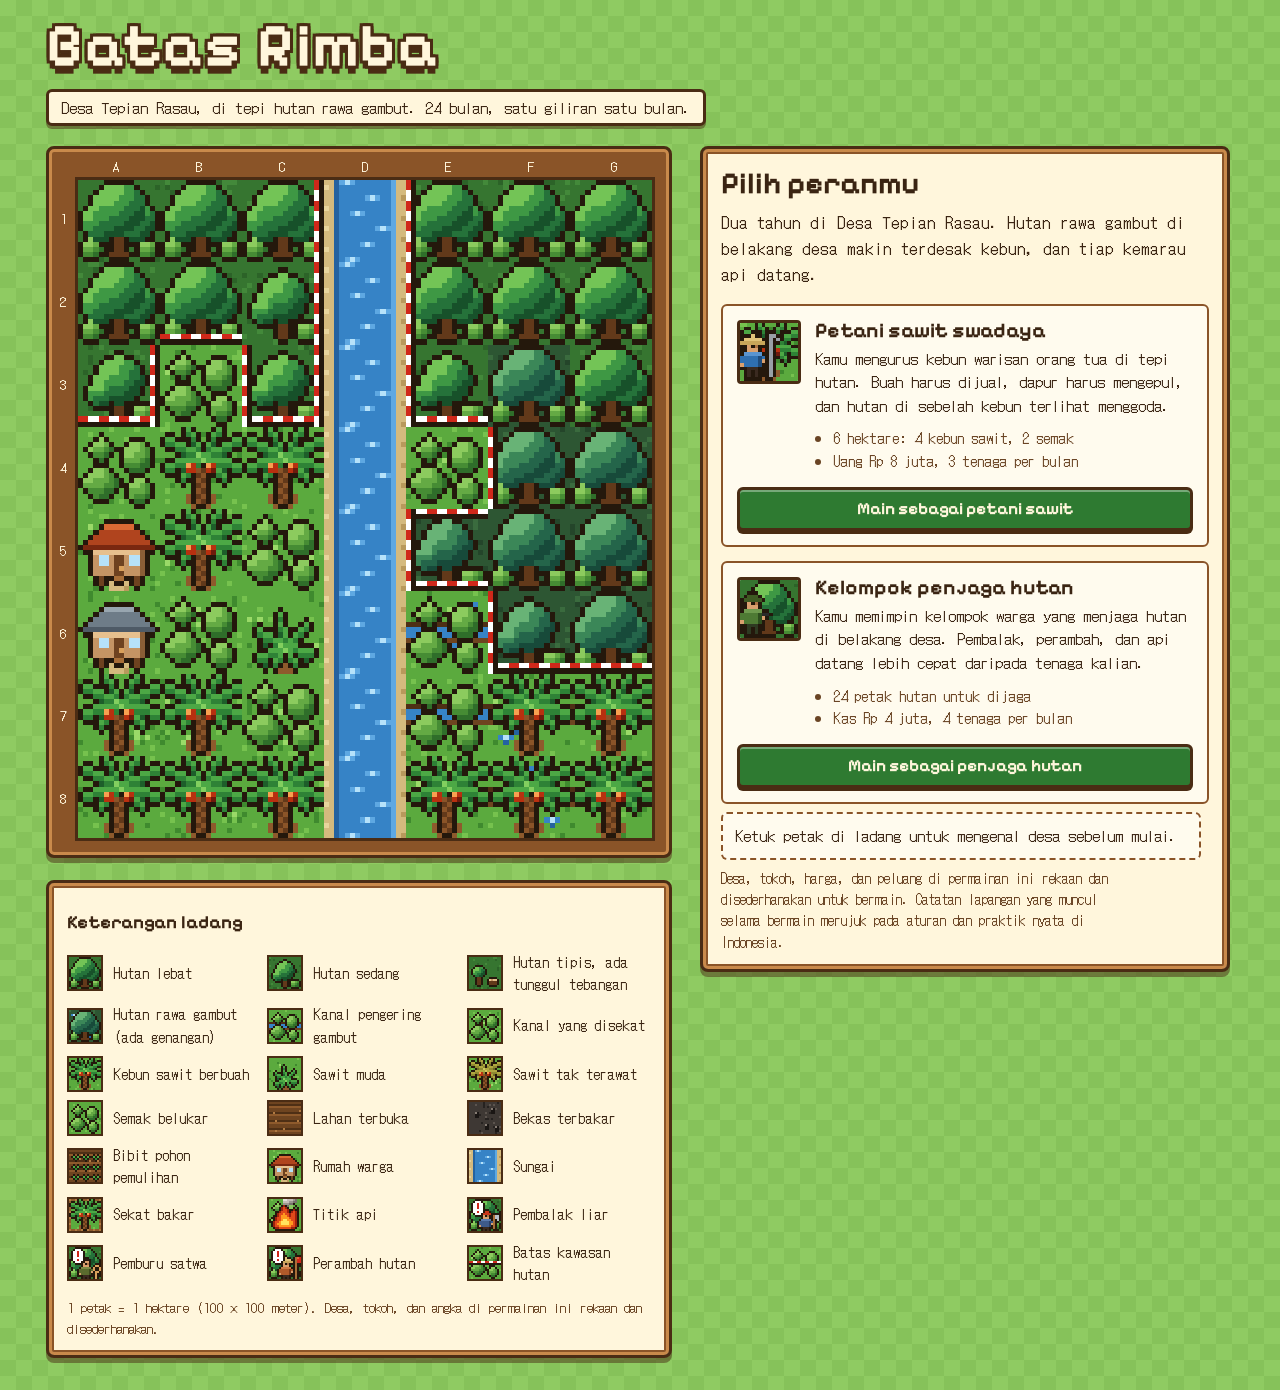
<file: public/games/batas-rimba/index.html>
<!doctype html>
<html lang="id">
<head>
<meta charset="utf-8">
<meta name="viewport" content="width=device-width, initial-scale=1, viewport-fit=cover">
<link rel="icon" href="/assets/logo.svg" type="image/svg+xml">
<style>:root{color-scheme:light;padding-top:env(safe-area-inset-top,0px);padding-bottom:env(safe-area-inset-bottom,0px)}body{margin:0;font:14px system-ui,sans-serif}img{max-width:100%}[hidden]{display:none!important}</style>
<title>Batas Rimba</title>
<meta name="claude:viewport-fit-sides" content="cover">
<meta name="description" content="Simulasi 24 bulan di desa tepi hutan rawa gambut. Main sebagai petani sawit swadaya atau kelompok penjaga hutan desa.">
<link rel="preconnect" href="https://fonts.googleapis.com">
<link rel="preconnect" href="https://fonts.gstatic.com" crossorigin>
<link rel="stylesheet" href="https://fonts.googleapis.com/css2?family=DotGothic16&family=Pixelify+Sans:wght@500..700&display=swap">
<style>
:root{
  /* Tata letak: ladang piksel dalam bingkai kayu di kiri, jendela dialog berbingkai kayu di kanan.
     Di ponsel menumpuk (HUD, ladang, jendela, keterangan) dan bilah kalender menempel di bawah layar.
     Satu tema terang yang disengaja: dunia ladang di siang hari, seperti game bertani piksel. */
  --rumput-1:#8FCB62;
  --rumput-2:#86C25A;
  --krem:#FFF6DC;
  --krem-2:#FFFBEE;
  --kayu-tua:#4A2C14;
  --kayu:#8A5428;
  --kayu-muda:#C98A4B;
  --tinta:#3A2412;
  --tinta-2:#6A4424;
  --daun:#2E7A31;
  --di-daun:#FFF6DC;
  --api:#B0300F;
  --sorot:#FFE48A;
  --fokus:#0B3A9E;
  --langit:#BDE6FA;
  --font-judul:"Pixelify Sans","Trebuchet MS",Verdana,sans-serif;
  --font-isi:"DotGothic16","Trebuchet MS",Verdana,sans-serif;
  --rad:8px;
  color-scheme:light;
}
*{box-sizing:border-box}
[hidden]{display:none!important}
html{background:var(--rumput-1)}
body{background-color:var(--rumput-1);background-image:conic-gradient(var(--rumput-2) 25%,transparent 0 50%,var(--rumput-2) 0 75%,transparent 0);background-size:32px 32px;color:var(--tinta);font-family:var(--font-isi);font-synthesis:none;font-size:17px;line-height:1.55;-webkit-text-size-adjust:100%}
button{font:inherit;color:inherit}
h1,h2,h3,.tombol,.tombol-utama,.aksi-nama,.aksi-alasan,.chip,.papan-nama,summary,.bilah-bulan,.peran-tag,.neraca dd,.umpan b{font-family:var(--font-judul)}
h1,h2,h3{font-weight:700;text-wrap:balance;margin:0;line-height:1.1}
p{margin:0}
b,strong{font-family:var(--font-judul);font-weight:700}
.px{image-rendering:crisp-edges;image-rendering:pixelated}
.sr-only{position:absolute;width:1px;height:1px;padding:0;margin:-1px;overflow:hidden;clip:rect(0 0 0 0);white-space:nowrap;border:0}
:focus-visible{outline:3px solid var(--fokus);outline-offset:2px}

.app{max-width:1220px;margin:0 auto;padding-left:max(16px, env(safe-area-inset-left, 0px));padding-right:max(16px, env(safe-area-inset-right, 0px));padding-block:16px 32px}

/* ---------- jendela berbingkai kayu ---------- */
.jendela{position:relative;background:var(--krem);border:3px solid var(--kayu-tua);border-radius:var(--rad);
  box-shadow:inset 0 0 0 3px var(--kayu-muda),inset 0 0 0 5px var(--kayu),0 5px 0 rgba(74,44,20,.5);padding:18px 18px 16px}

/* ---------- kepala ---------- */
.kepala{display:flex;flex-wrap:wrap;align-items:flex-end;justify-content:space-between;gap:12px 20px;margin-bottom:16px}
.judul{font-size:clamp(2.3rem, 1.5rem + 3.4vw, 3.8rem);color:var(--krem);letter-spacing:.03em;line-height:1;
  text-shadow:3px 0 0 var(--kayu-tua),-3px 0 0 var(--kayu-tua),0 3px 0 var(--kayu-tua),0 -3px 0 var(--kayu-tua),3px 3px 0 var(--kayu-tua),-3px 3px 0 var(--kayu-tua),3px -3px 0 var(--kayu-tua),-3px -3px 0 var(--kayu-tua),0 8px 0 var(--kayu-tua)}
.papan{display:inline-block;margin-top:12px;padding:4px 12px;background:var(--krem);border:3px solid var(--kayu-tua);border-radius:6px;font-size:.95rem;box-shadow:0 3px 0 rgba(74,44,20,.5)}
.kepala-kanan{display:flex;flex-wrap:wrap;align-items:center;gap:8px 10px}
.peran-tag{padding:6px 12px;background:var(--krem);border:3px solid var(--kayu-tua);border-radius:6px;font-weight:700}
.konfirm{display:flex;flex-wrap:wrap;align-items:center;gap:8px;padding:8px 10px;background:var(--krem);border:3px solid var(--kayu-tua);border-radius:6px}
.konfirm p{font-size:.92rem}

/* ---------- tombol ---------- */
.tombol,.tombol-utama{min-height:44px;padding:8px 16px;border-radius:6px;cursor:pointer;font-weight:700;line-height:1.2;border:3px solid var(--kayu-tua);box-shadow:inset 0 2px 0 rgba(255,255,255,.35),0 3px 0 var(--kayu-tua)}
.tombol{background:var(--kayu-muda);color:var(--tinta)}
.tombol:hover{background:#D99A5A}
.tombol-utama{background:var(--daun);color:var(--di-daun)}
.tombol-utama:hover{background:#25672A}
.tombol:active,.tombol-utama:active{transform:translateY(2px);box-shadow:inset 0 2px 0 rgba(255,255,255,.35),0 1px 0 var(--kayu-tua)}

/* ---------- HUD ---------- */
.dasbor{display:grid;grid-template-columns:repeat(6,minmax(0,1fr));padding:12px 12px 10px}
.ukur{display:grid;grid-template-columns:30px minmax(0,1fr);column-gap:8px;align-content:start;padding:2px 10px;min-width:0}
.ukur + .ukur{border-left:2px dashed var(--kayu-muda)}
.ukur img{grid-row:1 / span 4;width:30px;height:auto;margin-top:3px}
.ukur-label{font-size:.82rem;color:var(--tinta-2)}
.ukur-nilai{font-size:1.15rem;line-height:1.2;overflow-wrap:anywhere}
.ukur-sub{font-size:.78rem;color:var(--tinta-2);line-height:1.3}
.ukur-nilai.waspada{color:var(--api)}
.meter{display:flex;gap:3px;margin:4px 0 2px}
.meter i{display:block;width:14px;height:8px;border:2px solid var(--kayu-tua);background:var(--krem-2)}
.meter i.isi{background:#9C968E}
.meter.waspada i.isi{background:var(--api)}

/* ---------- meja ---------- */
.meja{display:grid;grid-template-columns:minmax(0,1.08fr) minmax(330px,.92fr);grid-template-areas:"peta buku" "legenda buku";grid-template-rows:auto 1fr;gap:22px 28px;margin-top:20px;align-items:start}
.kol-peta{grid-area:peta;min-width:0}
.buku{grid-area:buku;min-width:0;position:sticky;top:calc(10px + env(safe-area-inset-top, 0px));max-height:calc(100dvh - 20px);overflow:auto;overscroll-behavior:contain;padding:0 4px 10px 0}
.legenda{grid-area:legenda;min-width:0}

/* ---------- ladang ---------- */
.peta-bingkai{display:grid;grid-template-columns:18px minmax(0,1fr);grid-template-rows:20px auto;padding:8px 14px 14px 8px;background:var(--kayu);border:3px solid var(--kayu-tua);border-radius:var(--rad);
  box-shadow:inset 0 0 0 3px var(--kayu-muda),0 5px 0 rgba(74,44,20,.5);width:min(100%, 660px, calc((100dvh - 150px) * .875 + 40px))}
.sumbu-x{grid-column:2;display:grid;grid-template-columns:repeat(7,1fr);align-items:end}
.sumbu-y{grid-row:2;display:grid;grid-template-rows:repeat(8,1fr);align-items:center}
.sumbu-x span,.sumbu-y span{font-size:.85rem;color:var(--krem);text-align:center;line-height:1;padding-bottom:4px}
.sumbu-y span{padding:0 5px 0 0}
.peta-area{grid-column:2;grid-row:2;position:relative;border:3px solid var(--kayu-tua);background:#3B8234;aspect-ratio:7/8}
.kanvas{position:absolute;inset:0;width:100%;height:100%;display:block}
.peta{position:absolute;inset:0;display:grid;grid-template-columns:repeat(7,1fr);grid-template-rows:repeat(8,1fr)}
.petak{appearance:none;border:0;padding:0;margin:0;background:transparent;display:block;width:100%;height:100%;position:relative;cursor:pointer;min-width:0;min-height:0}
.petak::before,.petak::after{content:"";position:absolute;pointer-events:none}
.petak[aria-pressed="true"]{z-index:2;box-shadow:inset 0 0 0 2px var(--kayu-tua),inset 0 0 0 5px var(--sorot),inset 0 0 0 7px var(--kayu-tua)}
.petak:focus{outline:none}
.petak:focus-visible{z-index:3;outline:3px solid #FFFFFF;outline-offset:0}
.petak:focus-visible::before{inset:-6px;border:3px solid var(--fokus)}
.petak.berubah::after{inset:0;animation:kilas 1.2s ease-out 1}
@keyframes kilas{0%{box-shadow:inset 0 0 0 4px #FFFFFF}100%{box-shadow:inset 0 0 0 4px rgba(255,255,255,0)}}

/* ---------- keterangan ---------- */
.legenda summary{cursor:pointer;font-weight:700;font-size:1.15rem;min-height:44px;display:flex;align-items:center;gap:8px}
.legenda ul{list-style:none;margin:6px 0 0;padding:0;display:grid;grid-template-columns:repeat(auto-fill,minmax(176px,1fr));gap:8px 16px}
.legenda li{display:flex;align-items:center;gap:10px;font-size:.9rem;min-width:0}
.legenda li img{flex:0 0 36px;width:36px;height:auto;border:2px solid var(--kayu-tua)}
.catatan-skala{margin-top:12px;font-size:.85rem;color:var(--tinta-2)}

/* ---------- buku ---------- */
.buku > * + *{margin-top:20px}
.buku > .dialog{margin-top:34px}
.bilah{position:sticky;top:0;z-index:4;display:grid;grid-template-columns:auto minmax(0,1fr) auto;align-items:center;gap:6px 14px;padding:12px 14px}
.bilah .potret{width:56px;height:56px;border:3px solid var(--kayu-tua);border-radius:6px;background:var(--langit)}
.bilah-waktu{min-width:0}
.bilah-bulan{font-size:1.45rem;font-weight:700;line-height:1.05}
.bilah-musim{display:flex;align-items:center;gap:6px;font-size:.88rem;margin-top:3px}
.bilah-musim img{width:22px;height:auto}
.bilah-musim .risiko-tinggi{color:var(--api)}
.tenaga{display:flex;align-items:center;gap:2px;margin-top:4px}
.tenaga img{width:20px;height:auto}
.tenaga .teks{margin-left:6px;font-size:.85rem;color:var(--tinta-2)}
.bilah-kecil{grid-column:1 / -1;font-size:.82rem;color:var(--tinta-2)}

.blok h2{font-size:1.4rem}
.blok-kepala{display:flex;align-items:baseline;justify-content:space-between;gap:12px;margin-bottom:8px}
.blok-kepala .kecil{font-size:.85rem;color:var(--tinta-2)}

.dialog:focus{outline:none}
.dialog:focus-visible{outline:3px solid var(--fokus);outline-offset:3px}
.papan-nama{position:absolute;top:-24px;left:16px;padding:3px 12px;background:var(--kayu);color:var(--krem);border:3px solid var(--kayu-tua);border-radius:6px;font-weight:700;font-size:.95rem;box-shadow:inset 0 2px 0 rgba(255,255,255,.25)}
.dialog-isi{display:grid;grid-template-columns:72px minmax(0,1fr);gap:14px;align-items:start;margin-top:6px}
.dialog-isi > img{width:72px;height:72px;border:3px solid var(--kayu-tua);border-radius:6px;background:var(--langit)}
.kicker{font-size:.85rem;color:var(--tinta-2);margin-bottom:2px}
.dialog h2{font-size:1.4rem;margin-bottom:6px}
.dialog-isi p{max-width:62ch}
.pilihan{display:flex;flex-direction:column;gap:8px;margin-top:14px}

.aksi-daftar{display:flex;flex-direction:column;gap:8px;margin-top:12px}
.aksi{position:relative;display:grid;grid-template-columns:minmax(0,1fr) auto;gap:2px 12px;text-align:left;width:100%;min-height:48px;padding:9px 12px 9px 28px;background:var(--krem-2);border:2px solid var(--kayu);border-radius:6px;cursor:pointer}
.aksi::before{content:"";position:absolute;left:9px;top:15px;border-left:9px solid var(--kayu-tua);border-top:6px solid transparent;border-bottom:6px solid transparent;opacity:0}
.aksi:hover:not(:disabled),.aksi:focus-visible{background:var(--sorot);border-color:var(--kayu-tua)}
.aksi:hover:not(:disabled)::before,.aksi:focus-visible::before{opacity:1}
.aksi:focus-visible{outline:3px solid var(--fokus);outline-offset:2px}
.aksi:active:not(:disabled){transform:translateY(1px)}
.aksi-nama{font-weight:700}
.aksi-biaya{display:flex;align-items:center;gap:4px;font-size:.88rem;color:var(--tinta-2);white-space:nowrap}
.aksi-biaya img{width:16px;height:auto}
.aksi-biaya img + span{margin-right:4px}
.aksi-ket{grid-column:1 / -1;font-size:.9rem;color:var(--tinta-2)}
.aksi-alasan{grid-column:1 / -1;font-size:.86rem;font-weight:700;color:var(--tinta)}
.aksi:disabled{cursor:not-allowed;background:transparent;border-style:dashed}
.aksi-bahaya{border-color:var(--api)}
.aksi-bahaya .aksi-nama::after{content:"Melanggar hukum";display:inline-block;margin-left:8px;padding:0 6px;font-size:.75rem;font-weight:700;color:var(--krem);background:var(--api);border-radius:3px;vertical-align:2px}
.pilihan .aksi{grid-template-columns:minmax(0,1fr)}

.petak-kepala{display:grid;grid-template-columns:60px minmax(0,1fr);gap:12px;align-items:center}
.petak-kepala img{width:60px;height:auto;border:3px solid var(--kayu-tua);border-radius:4px}
.petak-info h2{font-size:1.45rem}
.petak-info h2:focus{outline:none}
.petak-info h2:focus-visible{outline:3px solid var(--fokus);outline-offset:3px}
.petak-pemilik{color:var(--tinta-2);margin-top:2px;font-size:.95rem}
.rincian{list-style:none;margin:12px 0 0;padding:0;display:flex;flex-direction:column;gap:4px;font-size:.95rem}
.rincian li{padding-left:16px;position:relative}
.rincian li::before{content:"";position:absolute;left:2px;top:.6em;width:6px;height:6px;background:var(--kayu)}
.rincian li.waspada{color:var(--api)}
.rincian li.waspada::before{background:var(--api)}
.umpan{margin-top:12px;padding:8px 10px;border-radius:6px;background:var(--sorot);border:2px solid var(--kayu-tua);font-size:.95rem}
.kosong{color:var(--tinta-2)}

.perhatian{display:flex;flex-wrap:wrap;gap:8px;margin-top:4px}
.chip{min-height:44px;padding:6px 12px;border-radius:6px;border:2px solid var(--api);background:var(--krem-2);cursor:pointer;font-weight:700;color:var(--api)}
.chip span{color:var(--tinta);font-family:var(--font-isi)}
.chip:hover{background:var(--sorot)}

.kabar-daftar{display:flex;flex-direction:column;gap:14px}
.kabar-grup h3{font-size:1.05rem;color:var(--tinta-2);margin-bottom:6px}
.kabar-grup ul{list-style:none;margin:0;padding:0;display:flex;flex-direction:column;gap:6px}
.kabar-grup li{font-size:.95rem;padding-left:16px;position:relative;max-width:65ch}
.kabar-grup li::before{content:"";position:absolute;left:0;top:.5em;width:8px;height:8px;background:var(--kayu-muda);border:2px solid var(--kayu-tua)}
.kabar-grup li.baik::before{background:#5BAA3E}
.kabar-grup li.buruk::before{background:var(--api)}
.kabar-grup li.catatan{margin-top:8px;padding:14px 12px 10px;background:#FFFDF4;border:2px solid var(--kayu-muda);border-radius:4px;box-shadow:2px 3px 0 rgba(74,44,20,.25)}
.kabar-grup li.catatan::before{left:50%;top:-6px;width:12px;height:12px;margin-left:-6px;border-radius:50%;background:#D0281A}
.kabar-grup li.catatan b{display:block;font-size:.92rem;margin-bottom:2px}

.cara summary{cursor:pointer;font-weight:700;font-size:1.15rem;min-height:44px;display:flex;align-items:center}
.cara ul{margin:6px 0 0;padding-left:20px;display:flex;flex-direction:column;gap:6px;font-size:.95rem;max-width:62ch}

/* pilih peran */
.pilih-peran h2{font-size:1.9rem}
.pilih-peran > p{margin-top:8px;max-width:60ch}
.peran-daftar{display:grid;gap:14px;margin-top:16px}
.peran{display:grid;grid-template-columns:64px minmax(0,1fr);gap:4px 14px;padding:14px;border:2px solid var(--kayu);border-radius:6px;background:var(--krem-2)}
.peran > img{grid-row:1 / span 3;width:64px;height:auto;border:3px solid var(--kayu-tua);border-radius:4px}
.peran h3{font-size:1.3rem;align-self:center}
.peran p{font-size:.95rem}
.peran ul{margin:6px 0 0;padding-left:18px;font-size:.92rem;color:var(--tinta-2)}
.peran .tombol-utama{grid-column:1 / -1;margin-top:10px;width:100%}
.pratinjau{margin-top:14px;padding:10px 12px;border-radius:6px;background:var(--krem-2);border:2px dashed var(--kayu);font-size:.95rem}
.catatan-kaki{margin-top:14px;font-size:.86rem;color:var(--tinta-2);max-width:60ch}

/* akhir */
.akhir h2{font-size:2rem;margin-bottom:10px}
.akhir h2:focus{outline:none}
.akhir > p{max-width:62ch}
.neraca{margin:16px 0 0;display:grid;grid-template-columns:minmax(0,1fr);border-top:2px dashed var(--kayu-muda)}
.neraca div{display:flex;justify-content:space-between;gap:16px;padding:8px 0;border-bottom:2px dashed var(--kayu-muda)}
.neraca dt{color:var(--tinta-2)}
.neraca dd{margin:0;font-weight:700;text-align:right}
.tombol-akhir{display:flex;flex-wrap:wrap;gap:10px;margin-top:18px}

/* ---------- ponsel ---------- */
@media (max-width: 880px){
  html{scroll-padding-bottom:calc(130px + env(safe-area-inset-bottom, 0px))}
  .meja{grid-template-columns:minmax(0,1fr);grid-template-areas:"peta" "buku" "legenda";gap:22px}
  .buku{position:static;max-height:none;overflow:visible;padding:0}
  .peta-bingkai{width:100%;padding:6px 10px 10px 6px}
  .dasbor{grid-template-columns:repeat(3,minmax(0,1fr));row-gap:10px}
  .ukur{padding:2px 8px}
  .ukur:nth-child(3n+1){border-left:0;padding-left:2px}
  .ukur img{width:24px}
  .ukur{grid-template-columns:24px minmax(0,1fr);column-gap:6px}
  .bilah{position:fixed;left:0;right:0;bottom:0;top:auto;margin:0;border-radius:0;border-width:3px 0 0;box-shadow:inset 0 3px 0 var(--kayu-muda);
    padding:10px max(16px, env(safe-area-inset-right, 0px)) calc(10px + env(safe-area-inset-bottom, 0px)) max(16px, env(safe-area-inset-left, 0px));gap:4px 10px}
  .buku > .bilah + *{margin-top:0}
  .buku > .bilah + .dialog{margin-top:14px}
  .bilah .potret{width:44px;height:44px}
  .bilah-bulan{font-size:1.15rem}
  .bilah-kecil{display:none}
  .tenaga .teks{display:none}
  .app.ada-bilah{padding-bottom:calc(112px + env(safe-area-inset-bottom, 0px))}
}
@media (max-width: 440px){
  .judul{font-size:2.4rem}
  .papan{font-size:.85rem;margin-top:10px}
  .peran-tag{display:none}
  .peta-bingkai{grid-template-columns:13px minmax(0,1fr);grid-template-rows:16px auto;padding:3px 4px 6px 2px}
  .peta-area{border-width:2px}
  .sumbu-x span,.sumbu-y span{font-size:.72rem}
  .dasbor{grid-template-columns:repeat(2,minmax(0,1fr));padding:10px 8px}
  .ukur,.ukur:nth-child(3n+1){border-left:0;padding-left:4px}
  .ukur:nth-child(2n){border-left:2px dashed var(--kayu-muda);padding-left:10px}
  .ukur:nth-child(n+3){border-top:2px dashed var(--kayu-muda);padding-top:6px}
  .ukur-label{font-size:.78rem}
  .ukur-nilai{font-size:1.02rem}
  .ukur-sub{display:none}
  .bilah{grid-template-columns:minmax(0,1fr) auto}
  .bilah .potret{display:none}
  .bilah .tombol-utama{padding:8px 12px}
  .bilah-musim{font-size:.8rem}
  .dialog-isi{grid-template-columns:52px minmax(0,1fr)}
  .dialog-isi > img{width:52px;height:52px}
}
@media (prefers-reduced-motion: reduce){
  .petak.berubah::after{animation:none}
  .tombol:active,.tombol-utama:active,.aksi:active:not(:disabled){transform:none}
}
</style>

<div class="app" id="app">
  <header class="kepala">
    <div>
      <h1 class="judul">Batas Rimba</h1>
      <p class="papan">Desa Tepian Rasau, di tepi hutan rawa gambut. 24 bulan, satu giliran satu bulan.</p>
    </div>
    <div class="kepala-kanan" id="kepala-kanan"></div>
  </header>
  <section class="dasbor jendela" id="dasbor" aria-label="Ringkasan keadaan" hidden></section>

  <main class="meja">
    <section class="kol-peta" aria-labelledby="judul-peta">
      <h2 id="judul-peta" class="sr-only">Ladang desa, 7 kolom kali 8 baris</h2>
      <div class="peta-bingkai">
        <div class="sumbu-x" aria-hidden="true"><span>A</span><span>B</span><span>C</span><span>D</span><span>E</span><span>F</span><span>G</span></div>
        <div class="sumbu-y" aria-hidden="true"><span>1</span><span>2</span><span>3</span><span>4</span><span>5</span><span>6</span><span>7</span><span>8</span></div>
        <div class="peta-area">
          <canvas class="kanvas px" id="kanvas" width="112" height="128" aria-hidden="true"></canvas>
          <div class="peta" id="peta" role="group" aria-label="Petak ladang. Pakai tombol panah untuk berpindah petak."></div>
        </div>
      </div>
    </section>

    <aside class="buku" id="buku" aria-label="Buku lapangan"></aside>

    <details class="legenda jendela" id="legenda">
      <summary>Keterangan ladang</summary>
      <ul id="legenda-daftar"></ul>
      <p class="catatan-skala">1 petak = 1 hektare (100 × 100 meter). Desa, tokoh, dan angka di permainan ini rekaan dan disederhanakan.</p>
    </details>
  </main>
  <div id="pengumuman" class="sr-only" role="status" aria-live="polite"></div>
</div>

<script>
(function(){
'use strict';

/* ================= data dasar ================= */
const KOLOM = 7, BARIS = 8, LAMA = 24, KUNCI = 'batas-rimba-v1';
const HURUF = 'ABCDEFG';
const NAMA_BULAN = ['Januari','Februari','Maret','April','Mei','Juni','Juli','Agustus','September','Oktober','November','Desember'];
const BIAYA_HIDUP = 4e6;   // kebutuhan rumah tangga petani per bulan
const ONGKOS = 350;        // ongkos panen dan angkut, Rp per kg TBS

/* H/h hutan lebat/sedang, g/G hutan rawa gambut lebat/sedang, R sungai, D permukiman,
   K sawit berbuah, m sawit muda, s semak (lahan pemain bila petani, tanah desa bila penjaga),
   S semak tetangga, k semak gambut berkanal milik tetangga, T sawit tetangga, P/p sawit perusahaan */
const PETA = [
  'HHHRHHH',
  'HHhRHHH',
  'hShRhgH',
  'SKKRSgg',
  'DKsRGgg',
  'DsmRkGg',
  'TTSRkpp',
  'PPTRPpp',
];

const NAMA_ANCAMAN = {pembalak:'Pembalak liar', pemburu:'Pemburu satwa', perambah:'Perambah hutan'};
const KET_ANCAMAN = {
  pembalak:'Kalau dibiarkan, hutan di petak ini menipis tiap akhir bulan sampai habis.',
  pemburu:'Memasang jerat. Satwa liar berkurang selama pemburu masih di sini.',
  perambah:'Kalau dibiarkan sampai akhir bulan, hutan di petak ini dibuka jadi kebun.',
};

const CATATAN = {
  sawit:'Di dunia nyata sawit mulai berbuah sekitar 2,5 sampai 3 tahun setelah tanam. Di permainan ini waktunya dipadatkan jadi 12 bulan.',
  bakar:'Membuka lahan dengan membakar dilarang undang-undang. Pengecualian kearifan lokal sangat sempit: paling luas 2 hektare per kepala keluarga, untuk tanaman varietas lokal, dan dikelilingi sekat bakar.',
  gambut:'Gambut yang dikeringkan lewat kanal mudah terbakar. Apinya bisa merambat di bawah permukaan dan asapnya jauh lebih pekat daripada api di tanah mineral.',
  sekatKanal:'Sekat kanal menahan air agar gambut tetap basah. Cara ini dipakai luas dalam restorasi gambut di Indonesia.',
  kawasan:'Kebun di dalam kawasan hutan tanpa izin bisa ditertibkan dan disita negara, berapa pun umur pohonnya.',
  tengkulak:'Petani swadaya yang menjual lewat tengkulak biasanya menerima harga di bawah harga pabrik. Koperasi membantu petani menjual langsung.',
  bibit:'Bibit tanpa sertifikat sering berbuah jauh lebih sedikit, dan kerugiannya terbawa sepanjang umur kebun yang bisa lebih dari 20 tahun.',
  hhbk:'Madu hutan, rotan, dan jernang termasuk hasil hutan bukan kayu. Semuanya bisa dipanen tanpa menebang pohon.',
  perhutsos:'Lewat program Perhutanan Sosial, pemerintah dapat memberi desa hak mengelola hutan sebagai Hutan Desa: dijaga, dimanfaatkan hasilnya, tidak ditebang habis.',
  mpa:'Masyarakat Peduli Api adalah kelompok warga yang dilatih mencegah dan memadamkan kebakaran hutan dan lahan di sekitar desanya.',
  orangutan:'Orangutan adalah satwa dilindungi. Melukai atau membunuhnya adalah tindak pidana. Konflik satwa di kebun bisa dilaporkan ke BKSDA.',
  sialang:'Di Riau, lebah hutan bersarang di pohon tinggi yang disebut sialang. Pohon ini dijaga secara adat karena madunya.',
  pltb:'Membuka lahan tanpa bakar butuh lebih banyak tenaga atau alat, tapi tidak menyalakan api yang bisa lepas kendali.',
  asap:'Asap kebakaran gambut membawa partikel halus yang mengganggu pernapasan, terutama anak-anak dan orang lanjut usia.',
};

/* ================= keadaan ================= */
let S = null;               // permainan berjalan
let PRATINJAU = null;       // peta contoh sebelum peran dipilih
let pilihPratinjau = null;
let konfirmUlang = false;
let umpan = '';
let berubah = new Set();
let waktuKilas = 0;
const gerakBoleh = () => !window.matchMedia('(prefers-reduced-motion: reduce)').matches;
const $ = s => document.querySelector(s);

/* ================= acak bertanam benih ================= */
function acak(){
  S.benih = (S.benih + 0x6D2B79F5) >>> 0;
  let t = S.benih;
  t = Math.imul(t ^ (t >>> 15), t | 1);
  t ^= t + Math.imul(t ^ (t >>> 7), t | 61);
  return ((t ^ (t >>> 14)) >>> 0) / 4294967296;
}
const acakDari = a => a[Math.floor(acak() * a.length)];
function acakUrut(a){ const b = a.slice(); for (let i = b.length - 1; i > 0; i--){ const j = Math.floor(acak() * (i + 1)); [b[i], b[j]] = [b[j], b[i]]; } return b; }

/* ================= bantuan ================= */
const clamp = (v, a = 0, b = 100) => Math.max(a, Math.min(b, v));
const fmtAngka = n => Math.round(n).toLocaleString('id-ID');
function fmtRp(n){
  const neg = n < 0; n = Math.abs(Math.round(n));
  let s;
  if (n >= 1e6) s = (Math.round(n / 1e5) / 10).toLocaleString('id-ID', {maximumFractionDigits:1}) + ' juta';
  else if (n >= 1e3) s = Math.round(n / 1e3).toLocaleString('id-ID') + ' ribu';
  else s = String(n);
  return (neg ? '−' : '') + 'Rp ' + s;
}
const fmtTon = t => (Math.round(t * 10) / 10).toLocaleString('id-ID', {maximumFractionDigits:1}) + ' ton';
const kode = t => HURUF[t.c] + (t.r + 1);
const kodeI = i => kode(S.petak[i]);
const idx = t => t.r * KOLOM + t.c;
const petakAktif = () => S ? S.petak : PRATINJAU;
function tetangga(t, daftar){
  daftar = daftar || petakAktif();
  const out = [];
  for (const [dr, dc] of [[-1,0],[1,0],[0,-1],[0,1]]){
    const r = t.r + dr, c = t.c + dc;
    if (r >= 0 && r < BARIS && c >= 0 && c < KOLOM) out.push(daftar[r * KOLOM + c]);
  }
  return out;
}
const jumlahHutan = () => S.petak.filter(t => t.jenis === 'hutan').length;
const jumlahHutanLebat = () => S.petak.filter(t => t.jenis === 'hutan' && t.rapat === 3).length;
const totalUtang = () => S.utangTengkulak + S.utangBank;
const namaBulan = b => NAMA_BULAN[b % 12];
const tahunKe = b => Math.floor(b / 12) + 1;
function musim(b){
  const m = (b === undefined ? S.bulan : b) % 12;
  if (m === 7 || m === 8) return 'puncak';
  if (m === 5 || m === 6) return 'kemarau';
  if (m === 4 || m === 9) return 'pancaroba';
  return 'hujan';
}
const NAMA_MUSIM = {hujan:'Musim hujan', pancaroba:'Pancaroba', kemarau:'Kemarau', puncak:'Puncak kemarau'};
const RISIKO_MUSIM = {hujan:'rendah', pancaroba:'sedang', kemarau:'tinggi', puncak:'sangat tinggi'};
const faktorMusim = () => ({hujan:0.08, pancaroba:0.35, kemarau:0.9, puncak:1.2})[musim()];
function jarakDesa(t){
  let d = 99;
  for (const x of S.petak) if (x.jenis === 'desa') d = Math.min(d, Math.abs(x.r - t.r) + Math.abs(x.c - t.c));
  return d;
}
function kabar(teks, nada){ S.kabar.push({teks, nada: nada || 'info', grup: S.fase}); }
function catat(id){
  if (!S.catatan[id] && CATATAN[id]){ S.catatan[id] = true; S.kabar.push({teks: CATATAN[id], nada:'catatan', grup: S.fase}); }
}
function kurangiTenaga(n){
  const ambil = Math.min(S.tenaga, n);
  S.tenaga -= ambil;
  S.tenagaKurang += n - ambil;
}
function tambahDenda(n){
  if (S.uang >= n) S.uang -= n;
  else { S.utangTengkulak += n - S.uang; S.uang = 0; }
}

/* ================= petak ================= */
function buatPetak(ch, r, c, peran){
  const t = {r, c, jenis:'semak', rapat:0, gambut:false, kanal:false, sekat:false, milik:'desa', umur:0, bibit:'unggul',
    rawat:2, sejakPupuk:0, api:0, apiPemain:false, ancaman:null, ancamanUmur:0, sekatBakar:false, hhbk:0, dijual:0,
    dijaga:0, kawasan:false, pulih:0};
  const pemain = peran === 'petani';
  switch (ch){
    case 'H': Object.assign(t, {jenis:'hutan', rapat:3, milik:'negara', kawasan:true, hhbk:2}); break;
    case 'h': Object.assign(t, {jenis:'hutan', rapat:2, milik:'negara', kawasan:true, hhbk:1}); break;
    case 'g': Object.assign(t, {jenis:'hutan', rapat:3, gambut:true, milik:'negara', kawasan:true, hhbk:2}); break;
    case 'G': Object.assign(t, {jenis:'hutan', rapat:2, gambut:true, milik:'negara', kawasan:true, hhbk:1}); break;
    case 'R': Object.assign(t, {jenis:'sungai', milik:'negara'}); break;
    case 'D': Object.assign(t, {jenis:'desa', milik:'desa'}); break;
    case 'K': Object.assign(t, {jenis:'sawit', umur:40, milik: pemain ? 'pemain' : 'tetangga'}); break;
    case 'm': Object.assign(t, {jenis:'sawit', umur:4, milik: pemain ? 'pemain' : 'tetangga'}); break;
    case 's': Object.assign(t, {jenis:'semak', milik: pemain ? 'pemain' : 'desa'}); break;
    case 'S': Object.assign(t, {jenis:'semak', milik:'tetangga'}); break;
    case 'k': Object.assign(t, {jenis:'semak', gambut:true, kanal:true, milik:'tetangga'}); break;
    case 'T': Object.assign(t, {jenis:'sawit', umur:60, rawat:1, milik:'tetangga'}); break;
    case 'P': Object.assign(t, {jenis:'sawit', umur:80, rawat:3, milik:'perusahaan'}); break;
    case 'p': Object.assign(t, {jenis:'sawit', umur:80, rawat:3, gambut:true, kanal:true, milik:'perusahaan'}); break;
  }
  return t;
}
const buatSemuaPetak = peran => PETA.flatMap((baris, r) => [...baris].map((ch, c) => buatPetak(ch, r, c, peran)));

function namaPetak(t){
  switch (t.jenis){
    case 'hutan': return (t.gambut ? 'Hutan rawa gambut ' : 'Hutan ') + ['', 'tipis', 'sedang', 'lebat'][t.rapat];
    case 'sawit': return t.umur < 12 ? 'Sawit muda' : 'Kebun sawit';
    case 'semak': return t.gambut ? 'Semak di lahan gambut' : 'Semak belukar';
    case 'terbuka': return 'Lahan terbuka';
    case 'terbakar': return 'Bekas terbakar';
    case 'rehab': return 'Tanaman pemulihan';
    case 'desa': return 'Permukiman';
    case 'sungai': return 'Sungai Rasau';
  }
  return 'Petak';
}
function pemilikTeks(t){
  if (t.jenis === 'sungai') return 'Perairan';
  if (t.jenis === 'desa') return 'Rumah warga Tepian Rasau';
  const petani = S && S.peran === 'petani';
  const m = {pemain: petani ? 'Milikmu' : 'Milik pemain', tetangga:'Milik tetangga', perusahaan:'Milik perusahaan',
    desa:'Tanah desa', negara: t.kawasan ? 'Kawasan hutan negara' : 'Tanah negara'}[t.milik];
  return m + (t.kawasan && t.milik !== 'negara' ? ', di dalam kawasan hutan' : '');
}
function labelPetak(t){
  let s = `${kode(t)}, ${namaPetak(t)}. ${pemilikTeks(t)}.`;
  if (t.gambut) s += ' Tanah gambut' + (t.kanal ? ' berkanal.' : '.');
  if (t.api > 0) s += ' Sedang terbakar.';
  if (t.ancaman) s += ' Ada ' + NAMA_ANCAMAN[t.ancaman].toLowerCase() + '.';
  if (S && S.peran === 'petani' && t.dijual) s += ' Dijual.';
  return s;
}

/* ================= permainan baru ================= */
function permainanBaru(peran, benih){
  S = {
    versi:1, peran, bulan:0, benih: benih >>> 0, petak: buatSemuaPetak(peran),
    uang: peran === 'petani' ? 8e6 : 4e6, uangAwal: peran === 'petani' ? 8e6 : 4e6,
    utangTengkulak:0, utangBank:0, kurDiambil:false,
    tenaga:0, tenagaMaks:0, tenagaKurang:0, nama:60, dukungan:55, harga:2450,
    koperasi:false, ijon:0, pelatihan:false, pupukMahal:false,
    izin:0, alat:false, pltb:0, proposal:0, laporPolhut:0, wisataBulanIni:false, sialang:false, rapatTerakhir:-9,
    asap:0, asapPuncak:{nilai:0, bulan:0}, satwaMinus:0, satwaAwal:0,
    apiPemainBulanIni:false, sebarPemain:0,
    peristiwa:null, peristiwaTerakhir:{}, sekali:{}, catatan:{},
    kabar:[], fase:'awal', pilih:null, selesai:null, riwayat:[],
    stat:{hutanDibuka:0, bakar:0, petakTerbakarApimu:0, ketahuan:0, ditertibkan:0, apiDipadam:0, ancamanDicegah:0,
      pohon:0, sekatKanal:0, panenTon:0, hhbk:0, terbakar:0, hutanTerbakar:0, dirambah:0, dibukaPerusahaan:0},
    hutanAwal:0, lebatAwal:0, kebunAwal:3,
  };
  if (peran === 'petani'){
    petakRC(3, 0).dijual = 18e6;
    petakRC(3, 4).dijual = 15e6;
    petakRC(5, 4).dijual = 7e6;
  }
  S.hutanAwal = jumlahHutan();
  S.lebatAwal = jumlahHutanLebat();
  S.lahanAwal = peran === 'petani' ? nilaiLahan() : 0;
  S.satwaAwal = S.petak.reduce((a, t) => a + (t.jenis === 'hutan' ? [0, .3, .7, 1][t.rapat] : 0), 0);
  S.fase = 'awal';
  if (peran === 'petani'){
    kabar('Kamu mewarisi 3 hektare sawit yang sudah berbuah, 1 hektare sawit muda, dan 2 hektare semak. Lahanmu dikelilingi pagar kayu di ladang.');
    kabar('Kebun dipanen otomatis tiap akhir bulan. Pupuk menjaga hasil tetap tinggi. Utang di atas Rp 35 juta membuat kebun disita.');
  } else {
    kabar('Kelompokmu punya 4 tenaga tiap bulan dan kas Rp 4 juta. Hutan di dalam garis patok merah-putih adalah kawasan hutan yang kalian jaga.');
    kabar('Dukungan warga menentukan jumlah anggota yang datang. Kalau dukungan habis, kelompok bubar.');
  }
  mulaiBulan();
  S.fase = 'kini';
}
const petakRC = (r, c) => S.petak[r * KOLOM + c];

/* ================= awal bulan ================= */
function mulaiBulan(){
  const awal = S.bulan === 0;
  let t = S.peran === 'petani' ? 3 : 4;
  if (S.peran === 'penjaga'){
    if (S.dukungan >= 70){ t++; kabar('Dukungan warga tinggi. Ada anggota tambahan bulan ini.', 'baik'); }
    else if (S.dukungan < 30){ t--; kabar('Dukungan warga rendah. Satu anggota tidak datang bulan ini.', 'buruk'); }
  }
  if (S.asap >= 40){ t--; kabar(`Asap tebal membuat ${S.peran === 'petani' ? 'keluarga' : 'beberapa anggota'} sakit. Tenaga bulan ini berkurang 1.`, 'buruk'); }
  if (S.tenagaKurang > 0){ t -= S.tenagaKurang; S.tenagaKurang = 0; }
  S.tenaga = Math.max(1, t);
  S.tenagaMaks = S.tenaga;
  S.wisataBulanIni = false; S.pupukMahal = false; S.sialang = false; S.hhbkBulanIni = false;

  if (awal && S.peran === 'penjaga'){
    taruh('pembalak', S.petak.filter(x => x.jenis === 'hutan' && jarakDesa(x) <= 2 && tepiHutan(x)));
  } else if (!awal){
    munculAncaman();
    apiWarga();
  }
  for (const p of S.petak) p.dijaga = 0;
  if (!awal){
    const p = pilihPeristiwa();
    if (p) siapkanPeristiwa(p);
  }
}

const tepiHutan = t => tetangga(t).some(n => n.jenis !== 'hutan' && n.jenis !== 'sungai');
function taruh(jenis, calon){
  if (!calon.length) return;
  const t = acakDari(calon);
  t.ancaman = jenis; t.ancamanUmur = 0;
  kabar(`${NAMA_ANCAMAN[jenis]} terlihat di petak ${kode(t)}.`, 'buruk');
}
function munculAncaman(){
  const kali = S.izin === 5 ? 0.5 : 1;
  const bebas = t => t.jenis === 'hutan' && !t.ancaman && !t.dijaga && t.api === 0;
  const petani = S.peran === 'petani';
  const pPembalak = (petani ? 0.3 : 0.6) * kali * (S.laporPolhut > 0 ? 0.5 : 1);
  if (acak() < pPembalak) taruh('pembalak', S.petak.filter(t => bebas(t) && tepiHutan(t)));
  if (!petani && S.bulan >= 6 && acak() < 0.3 * kali * (S.laporPolhut > 0 ? 0.5 : 1)) taruh('pembalak', S.petak.filter(t => bebas(t) && tepiHutan(t)));
  if (acak() < (petani ? 0.2 : 0.3) * kali) taruh('pemburu', S.petak.filter(t => bebas(t) && t.rapat >= 2));
  const kering = musim() === 'kemarau' || musim() === 'puncak';
  if (acak() < (petani ? 0.15 : 0.25) * kali * (kering ? 1.6 : 1)){
    taruh('perambah', S.petak.filter(t => bebas(t) && tetangga(t).some(n => (n.milik === 'tetangga' || n.milik === 'perusahaan') && n.jenis !== 'hutan')));
  }
}
function apiWarga(){
  const f = faktorMusim();
  if (f < 0.1) return;
  const kurang = S.peran === 'penjaga' ? (1 - 0.2 * S.pltb) : 1;
  for (const t of S.petak){
    if (t.api > 0) continue;
    let p = 0, siapa = '';
    if (t.milik === 'tetangga' && (t.jenis === 'semak' || t.jenis === 'terbuka')){ p = 0.1 * f * kurang; siapa = ' Tetangga membakar lahan.'; }
    else if (t.milik === 'perusahaan' && t.kanal){ p = 0.02 * f; siapa = ' Gambut berkanal di kebun perusahaan.'; }
    else if (t.gambut && t.kanal){ p = 0.04 * f; siapa = ' Gambut berkanal yang kering.'; }
    if (p && acak() < p){
      nyalakan(t, false);
      kabar(`Titik api muncul di ${kode(t)}.${siapa}`, 'buruk');
      if (t.gambut) catat('gambut');
    }
  }
}
function nyalakan(t, olehPemain){ t.api = t.gambut ? 2 : 1; t.apiPemain = olehPemain; }

/* ================= peristiwa ================= */
function calonRambah(){ return S.petak.filter(t => t.jenis === 'hutan' && t.api === 0 && tetangga(t).some(n => n.milik === 'pemain')); }
function calonEkspansi(){
  if (S.izin === 5) return [];
  return S.petak.filter(t => t.jenis === 'hutan' && t.api === 0 && tetangga(t).some(n => n.milik === 'perusahaan' && n.jenis !== 'hutan'));
}
function calonOrangutanTetangga(){ return S.petak.filter(t => t.milik === 'tetangga' && t.jenis === 'sawit' && tetangga(t).some(n => n.jenis === 'hutan')); }
function calonOrangutanPemain(){ return S.petak.filter(t => t.milik === 'pemain' && t.jenis === 'sawit' && tetangga(t).some(n => n.jenis === 'hutan')); }
function ekspansi(t){
  if (t.jenis !== 'hutan') return;
  Object.assign(t, {jenis:'sawit', umur:0, rawat:3, rapat:0, milik:'perusahaan', ancaman:null, hhbk:0, kanal: t.gambut});
  S.stat.dibukaPerusahaan++;
}
function ambilHutan(t, denganApi){
  t.milik = 'pemain';
  t.ancaman = null;
  S.stat.hutanDibuka++;
  if (denganApi) nyalakan(t, true);
  else Object.assign(t, {jenis:'terbuka', rapat:0, hhbk:0, umur:0, kanal: t.gambut});
  keluarKoperasi('kebunmu kini ada di dalam kawasan hutan');
  catat('kawasan');
}
function keluarKoperasi(alasan){
  if (S.koperasi){ S.koperasi = false; kabar(`Koperasi mencoretmu dari daftar anggota karena ${alasan}.`, 'buruk'); }
}
function bisaKoperasi(){
  if (S.petak.some(t => t.milik === 'pemain' && t.kawasan)) return 'Koperasi menolak kebun di dalam kawasan hutan';
  if (S.stat.bakar > 0) return 'Koperasi menolak anggota yang pernah membakar lahan';
  if (S.nama < 40) return 'Nama baikmu belum cukup';
  return null;
}

const PERISTIWA = [
  /* ---------- petani ---------- */
  {id:'harga_turun', peran:'petani', bobot:2, jeda:5,
    judul:'Harga TBS turun',
    teks:() => 'Pabrik menurunkan harga beli tandan buah segar. Kabarnya permintaan minyak sawit sedang lesu.',
    pilihan:[{label:'Catat', efek(){ S.harga = Math.max(1500, S.harga - 380); return [`Harga pabrik turun menjadi Rp ${fmtAngka(S.harga)} per kg.`, 'buruk']; }}]},
  {id:'harga_naik', peran:'petani', bobot:2, jeda:5,
    judul:'Harga TBS naik',
    teks:() => 'Harga di pabrik naik. Sopir truk pengangkut buah bilang stok minyak di pelabuhan menipis.',
    pilihan:[{label:'Catat', efek(){ S.harga = Math.min(3400, S.harga + 320); return [`Harga pabrik naik menjadi Rp ${fmtAngka(S.harga)} per kg.`, 'baik']; }}]},
  {id:'ijon', peran:'petani', bobot:3, jeda:8, syarat:() => S.ijon === 0 && S.uang < 6e6 && !S.koperasi,
    judul:'Pinjaman dari tengkulak',
    teks:() => 'Tengkulak langganan menawarkan pinjaman Rp 5 juta tanpa jaminan. Syaratnya, enam bulan ke depan semua buahmu dijual kepadanya dengan harga yang lebih rendah.',
    pilihan:[
      {label:'Terima pinjaman', ket:'Uang +Rp 5 juta, utang +Rp 5 juta, buah dihargai 78% harga pabrik selama 6 bulan',
        efek(){ S.uang += 5e6; S.utangTengkulak += 5e6; S.ijon = 6; catat('tengkulak'); return ['Kamu menerima pinjaman Rp 5 juta dari tengkulak.', 'info']; }},
      {label:'Tolak', efek(){ return ['Kamu menolak tawaran tengkulak.', 'info']; }}]},
  {id:'orangutan', peran:'petani', bobot:2, jeda:7, syarat:() => calonOrangutanPemain().length > 0,
    siapkan:() => ({i: idx(acakDari(calonOrangutanPemain()))}),
    judul:'Orangutan di kebun',
    teks:d => `Seekor orangutan memakan pucuk sawit di petak ${kodeI(d.i)}. Hutan tempatnya mencari makan makin sempit.`,
    pilihan:[
      {label:'Usir dengan bunyi-bunyian', ket:'1 tenaga',
        efek(){ kurangiTenaga(1); return ['Kamu dan anak-anak memukul kaleng sampai orangutan itu kembali ke hutan.', 'info']; }},
      {label:'Lapor BKSDA', ket:'Gratis, tapi petugas baru datang beberapa hari kemudian',
        efek(d){ const t = S.petak[d.i]; if (t.jenis === 'sawit') t.rawat = Math.max(0, t.rawat - 1); S.nama = clamp(S.nama + 4); catat('orangutan');
          return [`Petugas BKSDA memindahkan orangutan itu. Beberapa pohon di ${kode(t)} sempat rusak.`, 'baik']; }},
      {label:'Pasang jerat', bahaya:true,
        efek(){ S.satwaMinus += 8; S.nama = clamp(S.nama - 12); catat('orangutan');
          if (acak() < 0.3){ tambahDenda(5e6); S.stat.ketahuan++; return ['Jerat melukai orangutan. Polisi kehutanan datang dan kamu didenda Rp 5 juta.', 'buruk']; }
          return ['Jerat melukai orangutan itu. Kabarnya cepat menyebar di kampung.', 'buruk']; }}]},
  {id:'sekolah', peran:'petani', sekali:true, bobot:4, syarat:() => S.bulan % 12 === 5 || S.bulan % 12 === 6,
    judul:'Tahun ajaran baru',
    teks:() => 'Anak sulungmu masuk SMP. Seragam, buku, dan sumbangan sekolah perlu Rp 2,5 juta.',
    pilihan:[{label:'Bayar biaya sekolah', ket:'Uang −Rp 2,5 juta', efek(){ S.uang -= 2.5e6; return ['Biaya sekolah Rp 2,5 juta lunas.', 'info']; }}]},
  {id:'ajak_rambah', peran:'petani', bobot:2, jeda:8, syarat:() => S.bulan >= 2 && calonRambah().length > 0,
    siapkan:() => ({i: idx(acakDari(calonRambah()))}),
    judul:'Ajakan tetangga',
    teks:d => `Tetangga mengajak membuka hutan di petak ${kodeI(d.i)} bersama-sama. "Semua orang juga begitu," katanya. Kamu cukup menyumbang Rp 1 juta untuk sewa gergaji mesin.`,
    pilihan:[
      {label:'Ikut membuka', ket:'Uang −Rp 1 juta, petak itu jadi lahanmu', bahaya:true, bisa:() => S.uang >= 1e6, alasan:'Uangmu kurang dari Rp 1 juta',
        efek(d){ const t = S.petak[d.i];
          if (t.jenis !== 'hutan' || t.api > 0) return ['Petak itu sudah berubah sebelum kalian sempat masuk.', 'info'];
          S.uang -= 1e6; ambilHutan(t, false); return [`Hutan di ${kode(t)} ditebang dan kini jadi lahanmu.`, 'buruk']; }},
      {label:'Menolak', efek(){ S.nama = clamp(S.nama + 3); return ['Kamu menolak ajakan itu.', 'baik']; }}]},
  {id:'asap_petani', peran:'petani', bobot:5, jeda:2, syarat:() => S.asap >= 40,
    judul:'Asap masuk rumah',
    teks:() => 'Si bungsu batuk-batuk sejak asap menebal. Bidan desa menyarankan berobat ke puskesmas dan memakai masker.',
    pilihan:[{label:'Bawa berobat', ket:'Uang −Rp 600 ribu', efek(){ S.uang -= 6e5; catat('asap'); return ['Biaya berobat Rp 600 ribu.', 'buruk']; }}]},
  {id:'penyuluh', peran:'petani', sekali:true, bobot:2, syarat:() => S.bulan >= 2,
    judul:'Pelatihan dari penyuluh',
    teks:() => 'Penyuluh pertanian mengajak petani belajar pemupukan berimbang dan membuka lahan tanpa bakar. Pelatihannya tiga hari.',
    pilihan:[
      {label:'Ikut pelatihan', ket:'1 tenaga. Pupuk bertahan 4 bulan, biaya tebas turun 30%',
        efek(){ kurangiTenaga(1); S.pelatihan = true; catat('pltb'); return ['Kamu ikut pelatihan. Pupuk kini bertahan lebih lama dan menebas lebih hemat.', 'baik']; }},
      {label:'Tidak sempat', efek(){ return ['Kamu melewatkan pelatihan.', 'info']; }}]},
  {id:'pupuk_langka', peran:'petani', bobot:2, jeda:6,
    judul:'Pupuk langka',
    teks:() => 'Stok pupuk di kios menipis. Harganya naik 30 persen bulan ini.',
    pilihan:[{label:'Catat', efek(){ S.pupukMahal = true; return ['Harga pupuk naik 30 persen bulan ini.', 'buruk']; }}]},
  {id:'banjir_petani', peran:'petani', bobot:2, jeda:8,
    syarat:() => musim() === 'hujan' && S.petak.some(t => t.milik === 'pemain' && t.jenis === 'sawit' && tetangga(t).some(n => n.jenis === 'sungai')),
    judul:'Sungai meluap',
    teks:() => 'Air Sungai Rasau naik dan merendam kebun di tepian selama dua minggu.' + (jumlahHutan() <= S.hutanAwal - 4 ? ' Orang tua di kampung bilang banjir makin sering sejak hutan di hulu menipis.' : ''),
    pilihan:[{label:'Catat', efek(){ let n = 0;
      for (const t of S.petak) if (t.milik === 'pemain' && t.jenis === 'sawit' && tetangga(t).some(x => x.jenis === 'sungai')){ t.rawat = Math.max(0, t.rawat - 1); n++; }
      return [`${n} petak kebun di tepi sungai terendam. Perawatannya turun.`, 'buruk']; }}]},
  {id:'ekspansi_petani', peran:'petani', bobot:2, jeda:8, syarat:() => S.bulan >= 4 && calonEkspansi().length > 0,
    siapkan:() => ({i: idx(acakDari(calonEkspansi()))}),
    judul:'Perusahaan membuka hutan',
    teks:d => `Perusahaan sawit di hilir mulai membuka hutan di petak ${kodeI(d.i)}. Mandornya mencari pekerja harian untuk menebang.`,
    pilihan:[
      {label:'Ambil kerja menebang', ket:'1 tenaga, uang +Rp 2 juta',
        efek(d){ kurangiTenaga(1); S.uang += 2e6; S.nama = clamp(S.nama - 3); ekspansi(S.petak[d.i]); return [`Kamu ikut menebang di ${kodeI(d.i)} dan dibayar Rp 2 juta.`, 'info']; }},
      {label:'Menolak', efek(d){ S.nama = clamp(S.nama + 2); ekspansi(S.petak[d.i]); return [`Kamu menolak. Perusahaan tetap membuka ${kodeI(d.i)} dengan pekerja dari luar.`, 'info']; }}]},
  {id:'koperasi_buka', peran:'petani', sekali:true, bobot:3, syarat:() => !S.koperasi && S.bulan >= 1 && bisaKoperasi() === null,
    judul:'Koperasi membuka pendaftaran',
    teks:() => 'Koperasi petani swadaya di kecamatan menerima anggota baru. Anggota menjual langsung ke pabrik dan mendapat pupuk lebih murah. Syaratnya, kebun di luar kawasan hutan dan tidak pernah membakar lahan.',
    pilihan:[
      {label:'Daftar sekarang', ket:'Uang −Rp 500 ribu', bisa:() => S.uang >= 5e5, alasan:'Uangmu kurang dari Rp 500 ribu',
        efek(){ S.uang -= 5e5; S.koperasi = true; catat('tengkulak'); return ['Kamu resmi jadi anggota koperasi.', 'baik']; }},
      {label:'Nanti saja', ket:'Kamu tetap bisa mendaftar lewat Pekerjaan lain', efek(){ return ['Kamu menunda mendaftar koperasi.', 'info']; }}]},

  /* ---------- penjaga ---------- */
  {id:'kompensasi', peran:'penjaga', bobot:3, jeda:9, syarat:() => S.bulan >= 3 && calonEkspansi().length >= 2,
    siapkan:() => ({a: acakUrut(calonEkspansi()).slice(0, 2).map(idx)}),
    judul:'Tawaran perusahaan',
    teks:d => `Utusan perusahaan menawarkan dana kemitraan Rp 15 juta untuk kas kelompok. Syaratnya, kelompok tidak mempersoalkan pembukaan hutan di petak ${d.a.map(kodeI).join(' dan ')}.`,
    pilihan:[
      {label:'Terima dananya', ket:'Kas +Rp 15 juta, dua petak hutan dibuka', bahaya:true,
        efek(d){ S.uang += 15e6; d.a.forEach(i => ekspansi(S.petak[i])); S.dukungan = clamp(S.dukungan - 12);
          return ['Dana masuk kas. Alat berat perusahaan mulai bekerja di dua petak itu. Sebagian warga kecewa.', 'buruk']; }},
      {label:'Tolak dan laporkan', ket:'1 tenaga',
        efek(d){ kurangiTenaga(1); S.dukungan = clamp(S.dukungan + 4);
          if (acak() < 0.6) return ['Laporan kelompok ditindaklanjuti. Perusahaan menunda pembukaan hutan.', 'baik'];
          ekspansi(S.petak[d.a[0]]); return [`Laporan kelompok belum digubris. Perusahaan tetap membuka ${kodeI(d.a[0])}.`, 'buruk']; }},
      {label:'Tolak', efek(d){ ekspansi(S.petak[d.a[0]]); return [`Kelompok menolak. Perusahaan tetap membuka ${kodeI(d.a[0])}.`, 'buruk']; }}]},
  {id:'dana_desa', peran:'penjaga', bobot:2, jeda:10, syarat:() => S.dukungan >= 50 && S.bulan >= 2,
    judul:'Dana desa',
    teks:() => 'Musyawarah desa menyisihkan Rp 3 juta dari dana desa untuk kelompok penjaga hutan.',
    pilihan:[{label:'Terima', ket:'Kas +Rp 3 juta', efek(){ S.uang += 3e6; return ['Kas kelompok bertambah Rp 3 juta dari dana desa.', 'baik']; }}]},
  {id:'peneliti', peran:'penjaga', sekali:true, bobot:2, syarat:() => S.bulan >= 2,
    judul:'Peneliti rangkong',
    teks:() => 'Tim peneliti burung rangkong butuh pemandu selama seminggu di hutan. Mereka membayar Rp 1,5 juta.',
    pilihan:[
      {label:'Pandu mereka', ket:'1 tenaga, kas +Rp 1,5 juta',
        efek(){ kurangiTenaga(1); S.uang += 1.5e6; S.dukungan = clamp(S.dukungan + 1); return ['Dua anggota memandu peneliti. Kas bertambah Rp 1,5 juta.', 'baik']; }},
      {label:'Tolak', efek(){ return ['Kelompok menolak permintaan peneliti.', 'info']; }}]},
  {id:'protes', peran:'penjaga', bobot:3, jeda:5, syarat:() => S.dukungan < 60 && S.bulan >= 2,
    judul:'Keluhan di warung kopi',
    teks:() => 'Sebagian warga mengeluh: hutan dijaga, tapi mereka sendiri belum merasakan hasilnya.',
    pilihan:[
      {label:'Biayai kerja bakti warga', ket:'Kas −Rp 1 juta', bisa:() => S.uang >= 1e6, alasan:'Kas kurang dari Rp 1 juta',
        efek(){ S.uang -= 1e6; S.dukungan = clamp(S.dukungan + 3); return ['Kelompok membiayai kerja bakti dan makan bersama. Warga lebih tenang.', 'baik']; }},
      {label:'Biarkan saja', efek(){ S.dukungan = clamp(S.dukungan - 6); return ['Keluhan makin ramai dibicarakan.', 'buruk']; }}]},
  {id:'asap_penjaga', peran:'penjaga', bobot:5, jeda:2, syarat:() => S.asap >= 40,
    judul:'Sekolah diliburkan',
    teks:() => 'Sekolah diliburkan karena asap. Warga bertanya kenapa api tidak bisa dihentikan.',
    pilihan:[{label:'Catat', ket:'Dukungan warga −3', efek(){ S.dukungan = clamp(S.dukungan - 3); catat('asap'); return ['Dukungan warga turun karena asap.', 'buruk']; }}]},
  {id:'ancaman_pemodal', peran:'penjaga', bobot:2, jeda:8, syarat:() => S.bulan >= 4,
    judul:'Ancaman pemodal kayu',
    teks:() => 'Seorang anggota didatangi suruhan pemodal kayu. Ia diminta berhenti ikut patroli.',
    pilihan:[
      {label:'Lapor ke polisi hutan', ket:'Belum tentu ditanggapi',
        efek(){ if (acak() < 0.65){ S.laporPolhut = 3; return ['Polisi hutan menambah patroli. Pembalak lebih jarang datang tiga bulan ke depan.', 'baik']; }
          S.tenagaKurang += 1; return ['Laporan belum ditanggapi. Anggota itu memilih mundur sementara. Tenaga bulan depan berkurang 1.', 'buruk']; }},
      {label:'Diam saja', ket:'Tenaga bulan depan −1',
        efek(){ S.tenagaKurang += 1; S.dukungan = clamp(S.dukungan - 2); return ['Anggota itu mundur. Tenaga bulan depan berkurang 1.', 'buruk']; }}]},
  {id:'orangutan_penjaga', peran:'penjaga', bobot:2, jeda:6, syarat:() => calonOrangutanTetangga().length > 0,
    siapkan:() => ({i: idx(acakDari(calonOrangutanTetangga()))}),
    judul:'Orangutan di kebun tetangga',
    teks:d => `Seekor orangutan masuk kebun sawit tetangga di petak ${kodeI(d.i)}. Pemiliknya mengancam memasang jerat kalau kelompok tidak bertindak.`,
    pilihan:[
      {label:'Hubungi BKSDA dan bantu menghalau', ket:'1 tenaga',
        efek(){ kurangiTenaga(1); S.dukungan = clamp(S.dukungan + 3); catat('orangutan'); return ['Bersama petugas BKSDA, kelompok menggiring orangutan kembali ke hutan.', 'baik']; }},
      {label:'Biarkan', efek(){ S.satwaMinus += 6; S.dukungan = clamp(S.dukungan - 2); catat('orangutan'); return ['Pemilik kebun memasang jerat. Orangutan itu terluka.', 'buruk']; }}]},
  {id:'sialang', peran:'penjaga', bobot:2, jeda:10, syarat:() => S.petak.some(t => t.jenis === 'hutan' && t.rapat >= 2),
    judul:'Lebah bersarang di sialang',
    teks:() => 'Lebah hutan sedang ramai bersarang di pohon sialang. Panen hasil hutan bulan ini bisa membawa lebih banyak madu.',
    pilihan:[{label:'Siapkan panen madu', ket:'Nilai panen hasil hutan +60% bulan ini', efek(){ S.sialang = true; catat('sialang'); return ['Panen hasil hutan bulan ini bernilai 60 persen lebih tinggi.', 'baik']; }}]},
  {id:'relawan', peran:'penjaga', sekali:true, bobot:2, syarat:() => S.bulan >= 3,
    judul:'Mahasiswa KKN',
    teks:() => 'Empat mahasiswa KKN menawarkan diri membantu kelompok selama sebulan.',
    pilihan:[{label:'Terima bantuan', ket:'Tenaga +2 bulan ini', efek(){ S.tenaga += 2; S.tenagaMaks += 2; return ['Mahasiswa KKN ikut bekerja. Tenaga bulan ini bertambah 2.', 'baik']; }}]},
  {id:'banjir_penjaga', peran:'penjaga', bobot:2, jeda:8, syarat:() => musim() === 'hujan' && S.bulan >= 1,
    judul:'Sungai meluap',
    teks:() => 'Sungai Rasau meluap dan merendam sebagian kampung. Anggota kelompok sibuk membersihkan rumah.' + (jumlahHutan() <= S.hutanAwal - 4 ? ' Orang tua di kampung bilang banjir makin sering sejak hutan di hulu menipis.' : ''),
    pilihan:[{label:'Catat', ket:'Tenaga −1 bulan ini', efek(){ kurangiTenaga(1); return ['Tenaga bulan ini berkurang 1 karena banjir.', 'buruk']; }}]},
  {id:'petani_pltb', peran:'penjaga', bobot:2, jeda:6, syarat:() => S.pltb < 3 && S.bulan >= 2,
    judul:'Petani ingin mencoba',
    teks:() => 'Dua petani tetangga bertanya cara membuka lahan tanpa membakar. Mereka butuh contoh dan sedikit modal alat.',
    pilihan:[
      {label:'Dampingi mereka', ket:'1 tenaga, kas −Rp 500 ribu', bisa:() => S.uang >= 5e5, alasan:'Kas kurang dari Rp 500 ribu',
        efek(){ kurangiTenaga(1); S.uang -= 5e5; S.pltb++; S.dukungan = clamp(S.dukungan + 2); catat('pltb');
          return ['Kelompok mendampingi petani menebas tanpa api. Pembakaran di sekitar desa berkurang.', 'baik']; }},
      {label:'Belum bisa', efek(){ return ['Kelompok belum sempat mendampingi.', 'info']; }}]},
];
const PERISTIWA_ID = Object.fromEntries(PERISTIWA.map(p => [p.id, p]));

function pilihPeristiwa(){
  if (acak() > 0.6) return null;
  const calon = PERISTIWA.filter(p => p.peran === S.peran
    && !(p.sekali && S.sekali[p.id])
    && (S.bulan - (S.peristiwaTerakhir[p.id] ?? -99)) >= (p.jeda || 4)
    && (!p.syarat || p.syarat()));
  if (!calon.length) return null;
  const total = calon.reduce((a, p) => a + (p.bobot || 1), 0);
  let x = acak() * total;
  for (const p of calon){ x -= (p.bobot || 1); if (x <= 0) return p; }
  return calon[calon.length - 1];
}
function siapkanPeristiwa(p){
  const d = p.siapkan ? p.siapkan() : {};
  S.peristiwa = {id: p.id, d, judul: p.judul, teks: p.teks(d)};
  S.peristiwaTerakhir[p.id] = S.bulan;
  if (p.sekali) S.sekali[p.id] = true;
}
function putuskan(i){
  if (!S || !S.peristiwa) return;
  const def = PERISTIWA_ID[S.peristiwa.id];
  const pil = def && def.pilihan[i];
  if (!pil || (pil.bisa && !pil.bisa())) return;
  const judul = S.peristiwa.judul;
  const [teks, nada] = pil.efek(S.peristiwa.d);
  S.peristiwa = null;
  kabar(`${judul}: ${teks}`, nada);
  umpan = teks;
  umumkan(teks);
  render({fokus:'#judul-buku'});
}

/* ================= ekonomi petani ================= */
function hasilTon(t){
  if (t.jenis !== 'sawit' || t.api > 0 || t.umur < 12) return 0;
  let y = t.bibit === 'unggul' ? 1 : 0.5;
  if (t.umur < 18) y *= 0.6;
  y *= [0.35, 0.6, 0.85, 1][t.rawat];
  if (t.gambut) y *= 0.85;
  return y;
}
const hargaTerima = () => Math.round(S.harga * (S.ijon > 0 ? 0.78 : S.koperasi ? 0.97 : 0.85));
const saluranJual = () => S.ijon > 0 ? 'tengkulak pemberi pinjaman' : S.koperasi ? 'pabrik lewat koperasi' : 'tengkulak';
const hargaPupuk = () => Math.round((S.koperasi ? 1.25e6 : 1.5e6) * (S.pupukMahal ? 1.3 : 1));
const biayaTebas = () => S.pelatihan ? 700e3 : 1e6;

/* ================= api ================= */
function mudahTerbakar(t){
  let f;
  switch (t.jenis){
    case 'hutan': f = [0, 0.3, 0.15, 0.07][t.rapat]; break;
    case 'semak': f = 0.42; break;
    case 'terbuka': f = 0.25; break;
    case 'sawit': f = t.umur < 12 ? 0.3 : 0.2; break;
    case 'rehab': f = 0.28; break;
    case 'terbakar': f = 0.03; break;
    default: return 0;
  }
  if (t.gambut) f *= t.kanal ? 2.3 : (t.sekat ? 0.5 : 0.8);
  if (t.sekatBakar) f *= 0.3;
  return Math.min(f, 0.95);
}
function risikoTeks(t){
  const p = mudahTerbakar(t) * faktorMusim();
  if (p <= 0) return null;
  if (p < 0.05) return 'rendah';
  if (p < 0.2) return 'sedang';
  if (p < 0.45) return 'tinggi';
  return 'sangat tinggi';
}
function setelahPadam(t){
  if (t.jenis === 'hutan') t.rapat = Math.max(1, t.rapat - 1);
  if (t.jenis === 'sawit') t.rawat = Math.max(0, t.rawat - 1);
  t.apiPemain = false;
}
function hangus(t){
  if (t.jenis === 'hutan') S.stat.hutanTerbakar++;
  if (t.milik === 'pemain' && t.jenis === 'sawit') kabar(`Kebun sawitmu di ${kode(t)} habis terbakar.`, 'buruk');
  else if (t.milik === 'tetangga' && t.jenis === 'sawit' && S.peran === 'penjaga'){
    S.dukungan = clamp(S.dukungan - 2); kabar(`Kebun tetangga di ${kode(t)} terbakar. Warga makin cemas.`, 'buruk');
  } else kabar(`Petak ${kode(t)} (${namaPetak(t).toLowerCase()}) hangus terbakar.`, 'buruk');
  if (t.apiPemain && t.milik !== 'pemain') S.stat.petakTerbakarApimu++;
  S.stat.terbakar++;
  Object.assign(t, {jenis:'terbakar', rapat:0, umur:0, ancaman:null, hhbk:0, api:0, apiPemain:false, sekatBakar:false});
}
function prosesApi(){
  const menyala = S.petak.filter(t => t.api > 0);
  if (!menyala.length) return;
  const f = faktorMusim();
  const pBantu = S.peran === 'petani' ? 0.35 : 0.12;
  const siapa = S.peran === 'petani' ? 'Regu Masyarakat Peduli Api desa' : 'Regu pemadam dari kecamatan';
  for (const t of menyala){
    if (acak() < pBantu * (t.gambut ? 0.6 : 1)){
      t.api = 0; setelahPadam(t);
      kabar(`${siapa} memadamkan api di ${kode(t)}.`, 'baik');
      if (S.peran === 'petani') catat('mpa');
    }
  }
  const masih = menyala.filter(t => t.api > 0);
  const baru = [];
  for (const t of masih){
    for (const n of tetangga(t)){
      if (n.api > 0 || baru.includes(n)) continue;
      if (acak() < mudahTerbakar(n) * f * (t.gambut ? 1.3 : 1)){ baru.push(n); n.apiPemainBaru = t.apiPemain; }
    }
  }
  for (const t of masih){
    t.api--;
    if (t.api <= 0) hangus(t);
    else kabar(`Api di gambut ${kode(t)} masih membara di bawah permukaan.`, 'buruk');
  }
  for (const n of baru){
    nyalakan(n, !!n.apiPemainBaru);
    delete n.apiPemainBaru;
    if (n.apiPemain && n.milik !== 'pemain'){ S.sebarPemain++; S.nama = clamp(S.nama - 5); }
  }
  if (baru.length){
    kabar(`Api menjalar ke ${baru.map(kode).join(', ')}.`, 'buruk');
    if (baru.some(n => n.gambut)) catat('gambut');
  }
}

/* ================= akhir bulan ================= */
function sidik(t){ return [t.jenis, t.rapat, t.api, t.ancaman, t.milik, t.jenis === 'sawit' && t.umur < 12, t.kanal, t.sekat, t.sekatBakar].join('|'); }

function akhiriBulan(){
  if (!S || S.selesai || S.peristiwa) return;
  const sebelum = S.petak.map(sidik);
  S.kabar = [];
  S.fase = 'akhir';

  if (S.peran === 'petani'){
    let ton = 0;
    for (const t of S.petak) if (t.milik === 'pemain') ton += hasilTon(t);
    if (ton > 0){
      const h = hargaTerima();
      const bersih = ton * 1000 * (h - ONGKOS);
      S.uang += bersih; S.stat.panenTon += ton;
      kabar(`Panen ${fmtTon(ton)} TBS, dijual ke ${saluranJual()} seharga Rp ${fmtAngka(h)} per kg. Setelah ongkos panen dan angkut, masuk ${fmtRp(bersih)}.`, 'baik');
    } else kabar('Belum ada kebun yang bisa dipanen bulan ini.');
    S.uang -= BIAYA_HIDUP;
    kabar(`Kebutuhan rumah tangga ${fmtRp(BIAYA_HIDUP)}.`);
    if (S.utangTengkulak > 0){ const b = Math.round(S.utangTengkulak * 0.025); S.utangTengkulak += b; kabar(`Bunga utang tengkulak ${fmtRp(b)}.`, 'buruk'); }
    if (S.utangBank > 0){ const b = Math.round(S.utangBank * 0.005); S.utangBank += b; kabar(`Bunga KUR ${fmtRp(b)}.`); }
    if (S.ijon > 0){ S.ijon--; if (S.ijon === 0) kabar('Ikatan jual ke tengkulak pemberi pinjaman sudah selesai.'); }
  }

  // ancaman yang tidak dihadang. Di mode petani, warga dan petugas lain kadang mengusirnya.
  for (const t of S.petak){
    if (!t.ancaman) continue;
    if (S.peran === 'petani' && acak() < 0.45){
      kabar(`${NAMA_ANCAMAN[t.ancaman]} di ${kode(t)} pergi setelah didatangi petugas dan warga.`);
      t.ancaman = null;
      continue;
    }
    t.ancamanUmur++;
    if (t.ancaman === 'pembalak'){
      t.rapat--; t.pulih = 0;
      if (t.rapat <= 0){ Object.assign(t, {jenis:'semak', rapat:0, ancaman:null, hhbk:0}); kabar(`Hutan di ${kode(t)} habis ditebang pembalak, tinggal semak.`, 'buruk'); }
      else { t.hhbk = Math.min(t.hhbk, t.rapat); kabar(`Pembalak menebang kayu di ${kode(t)}. Hutannya makin tipis.`, 'buruk'); }
    } else if (t.ancaman === 'pemburu'){
      S.satwaMinus += 4;
      kabar(`Pemburu memasang jerat di ${kode(t)}. Satwa liar berkurang.`, 'buruk');
      if (t.ancamanUmur >= 2){ t.ancaman = null; kabar(`Pemburu di ${kode(t)} sudah pergi.`); }
    } else if (t.ancaman === 'perambah'){
      Object.assign(t, {jenis:'terbuka', rapat:0, milik:'tetangga', ancaman:null, umur:0, hhbk:0, kanal: t.gambut});
      S.stat.dirambah++;
      kabar(`Perambah membuka hutan di ${kode(t)} untuk kebun.`, 'buruk');
    }
  }

  let tambahAsap = 0;
  for (const t of S.petak) if (t.api > 0) tambahAsap += t.gambut ? 14 : 6;
  prosesApi();

  if (S.peran === 'petani' && S.apiPemainBulanIni){
    if (acak() < 0.15 + 0.1 * S.sebarPemain){
      tambahDenda(10e6); S.nama = clamp(S.nama - 20); S.stat.ketahuan++;
      kabar('Polisi menelusuri titik api dan sampai ke lahanmu. Kamu didenda Rp 10 juta.', 'buruk');
    }
    S.apiPemainBulanIni = false; S.sebarPemain = 0;
  }

  // tumbuh
  for (const t of S.petak){
    if (t.jenis === 'sawit'){
      t.umur++;
      if (t.milik === 'pemain'){
        t.sejakPupuk++;
        if (t.sejakPupuk >= (S.pelatihan ? 4 : 3)){ t.rawat = Math.max(0, t.rawat - 1); t.sejakPupuk = 0; }
        if (t.umur === 12){ kabar(`Sawit di ${kode(t)} mulai berbuah.`, 'baik'); catat('sawit'); }
      }
    } else if (t.jenis === 'rehab'){
      t.umur++;
      if (t.umur >= 10){ Object.assign(t, {jenis:'hutan', rapat:1, hhbk:0, pulih:0}); kabar(`Tanaman di ${kode(t)} sudah jadi hutan muda.`, 'baik'); }
    } else if (t.jenis === 'terbakar'){
      t.umur++;
      if (t.umur >= 4){ t.jenis = 'semak'; t.umur = 0; }
    } else if (t.jenis === 'terbuka'){
      t.umur++;
      if (t.milik === 'tetangga' && t.umur >= 2 && t.api === 0) Object.assign(t, {jenis:'sawit', umur:0, rawat:1});
      else if (t.milik === 'perusahaan' && t.umur >= 1) Object.assign(t, {jenis:'sawit', umur:0, rawat:3});
    } else if (t.jenis === 'hutan'){
      if (t.hhbk < t.rapat && acak() < 0.4) t.hhbk++;
      if (!t.ancaman && t.rapat < 3){ t.pulih++; if (t.pulih >= 12){ t.rapat++; t.pulih = 0; } }
    }
  }

  // penertiban kebun di kawasan hutan
  if (S.peran === 'petani'){
    for (const t of S.petak){
      if (t.milik === 'pemain' && t.kawasan && t.api === 0 && acak() < 0.04){
        Object.assign(t, {milik:'negara', jenis:'rehab', umur:0, rawat:0, sekatBakar:false});
        tambahDenda(7.5e6); S.nama = clamp(S.nama - 15); S.stat.ditertibkan++;
        kabar(`Tim penertiban kawasan hutan menyita lahanmu di ${kode(t)} dan menjatuhkan denda Rp 7,5 juta. Petak itu ditanami kembali pohon hutan.`, 'buruk');
        catat('kawasan');
      }
    }
  }

  if (S.peran === 'penjaga'){
    if (S.proposal > 0){
      S.proposal--;
      if (S.proposal === 0){
        const p = 0.2 + S.dukungan / 400 + (S.izin === 5 ? 0.15 : 0) + (jumlahHutan() >= S.hutanAwal ? 0.1 : 0);
        if (acak() < p){ S.uang += 4e6; kabar('Proposal kelompok disetujui. Kas bertambah Rp 4 juta.', 'baik'); }
        else kabar('Proposal kelompok belum lolos kali ini.');
      }
    }
    if (S.izin >= 1 && S.izin < 5){
      S.izin++;
      if (S.izin === 5){ S.dukungan = clamp(S.dukungan + 5); kabar('Izin Hutan Desa terbit. Kelompok kini punya hak kelola atas kawasan hutan di peta ini.', 'baik'); catat('perhutsos'); }
    }
    if (S.laporPolhut > 0) S.laporPolhut--;
    S.dukungan = clamp(S.dukungan - 2);
    if (S.uang >= 4e5){ S.uang -= 4e5; kabar('Biaya posko bulan ini (bensin, konsumsi, pulsa) Rp 400 ribu.'); }
    else { S.uang = 0; S.dukungan = clamp(S.dukungan - 3); kabar('Kas tidak cukup untuk biaya posko. Anggota patungan, dan sebagian mulai mengeluh.', 'buruk'); }
  }

  S.asap = clamp(Math.round(S.asap * 0.45 + tambahAsap));
  if (S.asap > S.asapPuncak.nilai) S.asapPuncak = {nilai: S.asap, bulan: S.bulan};
  S.satwaMinus = Math.max(0, S.satwaMinus - 1);

  if (S.peran === 'petani'){
    if (S.uang < 0){ S.utangTengkulak += -S.uang; kabar(`Uang tidak cukup. Kekurangan ${fmtRp(-S.uang)} ditutup pinjaman tengkulak.`, 'buruk'); S.uang = 0; catat('tengkulak'); }
    const lama = S.harga;
    S.harga = Math.round(clamp(S.harga + (acak() - 0.5) * 220 + 0.12 * (2450 - S.harga), 1500, 3400) / 5) * 5;
    if (Math.abs(S.harga - lama) >= 60) kabar(`Harga TBS di pabrik bulan depan Rp ${fmtAngka(S.harga)} per kg.`);
  }

  S.riwayat.push({hutan: jumlahHutan(), bersih: S.uang - totalUtang(), dukungan: S.dukungan, asap: S.asap});
  S.bulan++;

  if (S.peran === 'petani' && totalUtang() > 35e6) S.selesai = {jenis:'sita'};
  else if (S.peran === 'penjaga' && S.dukungan <= 0) S.selesai = {jenis:'bubar'};
  else if (S.bulan >= LAMA) S.selesai = {jenis:'waktu'};

  if (!S.selesai){ S.fase = 'awal'; mulaiBulan(); }
  S.fase = 'kini';

  berubah = new Set();
  S.petak.forEach((t, i) => { if (sidik(t) !== sebelum[i]) berubah.add(i); });
  umpan = '';
  umumkan(S.selesai ? 'Permainan selesai.' : `Bulan ${namaBulan(S.bulan)} dimulai.`);
  render({fokus: S.selesai ? '#judul-akhir' : (S.peristiwa ? '#kartu-kabar' : '#judul-buku'), gulirKe: true});
  clearTimeout(waktuKilas);
  waktuKilas = setTimeout(() => { berubah = new Set(); renderPeta(); }, 1400);
}

/* ================= aksi ================= */
function aksi(o){
  let alasan = o.alasan || null;
  if (!alasan && (o.tenaga || 0) > S.tenaga) alasan = S.tenaga === 0 ? 'Tenaga bulan ini sudah habis' : `Butuh ${o.tenaga} tenaga`;
  if (!alasan && (o.uang || 0) > S.uang) alasan = `Butuh ${fmtRp(o.uang)}`;
  return Object.assign({}, o, {bisa: !alasan, alasan});
}

function aksiPetak(t){
  if (!t) return [];
  return S.peran === 'petani' ? aksiPetani(t) : aksiPenjaga(t);
}

function aksiPetani(t){
  const L = [];
  const milik = t.milik === 'pemain';
  const dekat = tetangga(t).some(n => n.milik === 'pemain');
  if (t.api > 0){
    if (milik || dekat) L.push(aksi({id:'padam', label:'Padamkan api', tenaga:1, ket:`Peluang berhasil sekitar ${t.gambut ? 25 : 40}%. Api gambut paling sulit.`,
      jalan(t){ if (acak() < (t.gambut ? 0.25 : 0.4)){ t.api = 0; setelahPadam(t); S.stat.apiDipadam++; return [`Api di ${kode(t)} berhasil dipadamkan.`, 'baik']; }
        return [`Api di ${kode(t)} terlalu besar. Belum berhasil dipadamkan.`, 'buruk']; }}));
    return L;
  }
  if (milik){
    if (t.jenis === 'sawit'){
      if (t.rawat < 3) L.push(aksi({id:'pupuk', label:'Pupuk dan rawat', tenaga:1, uang: hargaPupuk(),
        ket: t.umur < 12 ? 'Sawit muda tumbuh lebih sehat dan siap berbuah dengan perawatan penuh.' : `Perawatan kembali penuh. Panen naik ke sekitar ${fmtTon(hasilTon(Object.assign({}, t, {rawat:3})))} per bulan.`,
        jalan(t){ t.rawat = 3; t.sejakPupuk = 0; return [`Kebun di ${kode(t)} dipupuk. Perawatannya penuh lagi.`, 'baik']; }}));
      if (!t.sekatBakar) L.push(aksi({id:'sekatbakar', label:'Buat sekat bakar', tenaga:1, uang:250e3,
        ket:'Jalur tanah bersih di keliling kebun. Api dari petak sebelah jauh lebih sulit masuk.',
        jalan(t){ t.sekatBakar = true; return [`Sekat bakar mengelilingi ${kode(t)}.`, 'baik']; }}));
    }
    if (t.jenis === 'semak'){
      L.push(aksi({id:'tebas', label:'Tebas semak', tenaga:2, uang: biayaTebas(), ket:'Lahan siap tanam bulan ini juga, tanpa api.',
        jalan(t){ Object.assign(t, {jenis:'terbuka', umur:0}); return [`Semak di ${kode(t)} ditebas. Lahannya siap ditanami.`, 'baik']; }}));
      L.push(aksi({id:'bakar', label:'Bakar semak', tenaga:1, bahaya:true,
        ket:`Murah dan cepat, lahan siap bulan depan. Api bisa menjalar ke petak sekitar. Risiko menjalar bulan ini: ${RISIKO_MUSIM[musim()]}.`,
        jalan(t){ nyalakan(t, true); S.stat.bakar++; S.apiPemainBulanIni = true; S.nama = clamp(S.nama - 8);
          keluarKoperasi('kamu membuka lahan dengan membakar'); catat('bakar');
          return [`Kamu menyalakan api di ${kode(t)}. Asapnya terlihat dari kampung.`, 'buruk']; }}));
    }
    if (t.jenis === 'terbuka' || t.jenis === 'terbakar'){
      L.push(aksi({id:'tanam-unggul', label:'Tanam bibit bersertifikat', tenaga:1, uang:4e6, ket:'Berbuah 12 bulan lagi. Hasil penuh setelah 18 bulan.',
        jalan(t){ Object.assign(t, {jenis:'sawit', umur:0, bibit:'unggul', rawat:3, sejakPupuk:0}); return [`Bibit bersertifikat ditanam di ${kode(t)}.`, 'baik']; }}));
      L.push(aksi({id:'tanam-asalan', label:'Tanam bibit asalan', tenaga:1, uang:1.2e6, ket:'Murah, tapi buahnya kelak sekitar separuh bibit bersertifikat.',
        jalan(t){ Object.assign(t, {jenis:'sawit', umur:0, bibit:'asalan', rawat:3, sejakPupuk:0}); catat('bibit'); return [`Bibit asalan ditanam di ${kode(t)}.`, 'info']; }}));
    }
    return L;
  }
  if (t.dijual > 0) L.push(aksi({id:'beli', label:'Beli petak ini', uang: t.dijual,
    ket: t.gambut ? 'Lahan gambut berkanal. Murah, tapi rawan terbakar dan hasil sawitnya lebih rendah.' : 'Lahan bersurat di luar kawasan hutan.',
    jalan(t){ t.milik = 'pemain'; const h = t.dijual; t.dijual = 0; if (t.gambut) catat('gambut'); return [`Kamu membeli ${kode(t)} seharga ${fmtRp(h)}.`, 'baik']; }}));
  if (t.jenis === 'hutan' && dekat){
    L.push(aksi({id:'tebang', label:'Tebang hutan untuk kebun', tenaga:2, uang:1.5e6, bahaya:true,
      ket:'Petak ini kawasan hutan negara. Kebun di sini bisa disita dan didenda.',
      jalan(t){ ambilHutan(t, false); return [`Hutan di ${kode(t)} kamu tebang. Lahannya siap ditanami.`, 'buruk']; }}));
    L.push(aksi({id:'bakarhutan', label:'Bakar hutan untuk kebun', tenaga:1, bahaya:true,
      ket:'Dua pelanggaran sekaligus: merambah kawasan hutan dan membakar.',
      jalan(t){ ambilHutan(t, true); S.stat.bakar++; S.apiPemainBulanIni = true; S.nama = clamp(S.nama - 10);
        keluarKoperasi('kamu membuka lahan dengan membakar'); catat('bakar');
        return [`Kamu membakar hutan di ${kode(t)}.`, 'buruk']; }}));
  }
  if (t.ancaman) L.push(aksi({id:'laporpetani', label:'Laporkan ke polisi hutan', tenaga:1, ket:'Peluang sekitar 50% pelakunya pergi.',
    jalan(t){ if (acak() < 0.5){ const a = NAMA_ANCAMAN[t.ancaman]; t.ancaman = null; S.nama = clamp(S.nama + 3); S.stat.ancamanDicegah++; return [`${a} di ${kode(t)} pergi setelah petugas datang.`, 'baik']; }
      return ['Petugas belum datang bulan ini.', 'info']; }}));
  return L;
}

function peluangPadam(t){ return Math.round((0.5 + (S.alat ? 0.35 : 0)) * (t.gambut ? 0.75 : 1) * 100); }

function aksiPenjaga(t){
  const L = [];
  if (t.api > 0){
    L.push(aksi({id:'padam', label:'Padamkan api', tenaga: t.gambut ? 2 : 1, uang:150e3, ket:`Peluang berhasil sekitar ${peluangPadam(t)}%.${S.alat ? '' : ' Pompa pemadam menaikkan peluang.'}`,
      jalan(t){
        if (acak() * 100 < peluangPadam(t)){
          t.api = 0; setelahPadam(t); S.stat.apiDipadam++;
          S.dukungan = clamp(S.dukungan + (jarakDesa(t) <= 2 || tetangga(t).some(n => n.milik === 'tetangga' && n.jenis === 'sawit') ? 3 : 2));
          catat('mpa');
          return [`Api di ${kode(t)} berhasil dipadamkan.`, 'baik'];
        }
        return [`Api di ${kode(t)} belum padam. Anggota kembali kelelahan.`, 'buruk'];
      }}));
    return L;
  }
  if (t.jenis === 'hutan'){
    const jauh = jarakDesa(t) > 3;
    L.push(aksi({id:'patroli', label: t.ancaman ? 'Patroli dan hadang' : 'Patroli', tenaga: jauh ? 2 : 1, uang:100e3,
      ket: (t.ancaman ? `Peluang ${NAMA_ANCAMAN[t.ancaman].toLowerCase()} pergi sekitar ${t.ancaman === 'pemburu' ? 90 : t.ancaman === 'pembalak' ? 85 : 80}%. ` : '')
        + 'Petak ini dan sekitarnya aman dari ancaman baru bulan depan.' + (jauh ? ' Jauh dari desa, butuh 2 tenaga.' : ''),
      jalan(t){
        for (const x of [t, ...tetangga(t)]) if (x.jenis === 'hutan') x.dijaga = 1;
        if (t.ancaman){
          const p = {pembalak:0.85, pemburu:0.9, perambah:0.8}[t.ancaman];
          const a = NAMA_ANCAMAN[t.ancaman];
          if (acak() < p){ t.ancaman = null; S.stat.ancamanDicegah++; S.dukungan = clamp(S.dukungan + 1); return [`${a} di ${kode(t)} pergi setelah dihadang patroli.`, 'baik']; }
          return [`${a} di ${kode(t)} menghindar dari patroli. Mereka masih di sana.`, 'buruk'];
        }
        return [`Patroli di ${kode(t)} aman. Petak ini dan sekitarnya terjaga bulan depan.`, 'info'];
      }}));
    if (t.rapat >= 2) L.push(aksi({id:'hhbk', label:'Panen madu dan rotan', tenaga:1,
      alasan: t.ancaman ? 'Usir dulu ancaman di petak ini' : (t.hhbk === 0 ? 'Belum ada yang bisa dipanen, tunggu satu sampai dua bulan' : null),
      ket:`Perkiraan hasil ${fmtRp(t.hhbk * 250e3 * (S.sialang ? 1.6 : 1))}.${S.hhbkBulanIni ? '' : ' Warga ikut panen, dukungan naik.'}`,
      jalan(t){ const n = t.hhbk * 250e3 * (S.sialang ? 1.6 : 1); S.uang += n; S.stat.hhbk += n; t.hhbk = 0; if (!S.hhbkBulanIni){ S.dukungan = clamp(S.dukungan + 2); S.hhbkBulanIni = true; } catat('hhbk');
        return [`Panen hasil hutan di ${kode(t)} menambah kas ${fmtRp(n)}.`, 'baik']; }}));
  }
  if ((t.jenis === 'semak' || t.jenis === 'terbuka' || t.jenis === 'terbakar') && (t.milik === 'desa' || t.milik === 'negara')){
    L.push(aksi({id:'tanampohon', label:'Tanam pohon hutan', tenaga:1, uang:600e3,
      ket:`Bibit ${t.gambut ? 'jelutung rawa dan belangeran' : 'meranti dan durian hutan'}. Jadi hutan muda dalam 10 bulan.`,
      jalan(t){ Object.assign(t, {jenis:'rehab', umur:0}); S.stat.pohon++; return [`Kelompok menanam bibit pohon di ${kode(t)}.`, 'baik']; }}));
  }
  if (t.kawasan && t.milik === 'tetangga'){
    L.push(aksi({id:'laporrambah', label:'Laporkan perambahan', tenaga:1,
      ket:`Petak ini kawasan hutan yang dibuka tanpa izin. Peluang dikembalikan sekitar ${S.izin === 5 ? 70 : 50}%. Pemiliknya bisa tersinggung.`,
      jalan(t){
        if (acak() < (S.izin === 5 ? 0.7 : 0.5)){ Object.assign(t, {milik:'negara', jenis:'terbuka', umur:0, rawat:0}); S.dukungan = clamp(S.dukungan - 1); S.stat.ancamanDicegah++;
          return [`Kebun liar di ${kode(t)} dibongkar petugas. Petaknya bisa ditanami pohon lagi.`, 'baik']; }
        return ['Laporan kelompok belum ditindaklanjuti.', 'info'];
      }}));
  }
  if (t.gambut && t.kanal){
    if (t.milik === 'perusahaan') L.push({id:'kanal-perusahaan', label:'Bangun sekat kanal', bisa:false, alasan:'Kanal ini di lahan perusahaan. Kelompok tidak berwenang menyekatnya.', ket:'', tenaga:0});
    else L.push(aksi({id:'sekatkanal', label:'Bangun sekat kanal', tenaga:2, uang:1.2e6, ket:'Air tertahan, gambut kembali basah, api jauh lebih sulit menyala.',
      jalan(t){ t.kanal = false; t.sekat = true; S.stat.sekatKanal++; catat('sekatKanal'); return [`Sekat kanal berdiri di ${kode(t)}.`, 'baik']; }}));
  }
  return L;
}

function aksiUmum(){
  const L = [];
  if (S.peran === 'petani'){
    L.push(aksi({id:'upah', label:'Kerja harian di kebun perusahaan', tenaga:1, ket:'Upah beberapa hari sebagai buruh harian lepas, sekitar Rp 500 ribu.',
      jalan(){ S.uang += 500e3; return ['Kamu bekerja beberapa hari di kebun perusahaan dan membawa pulang Rp 500 ribu.', 'info']; }}));
    if (!S.koperasi) L.push(aksi({id:'koperasi', label:'Gabung koperasi', tenaga:1, uang:5e5, alasan: bisaKoperasi(),
      ket:'Jual ke pabrik lewat koperasi (97% harga pabrik, bukan 85% lewat tengkulak) dan pupuk lebih murah. Bisa mengajukan KUR.',
      jalan(){ S.koperasi = true; catat('tengkulak'); return ['Kamu resmi jadi anggota koperasi.', 'baik']; }}));
    if (S.koperasi && !S.kurDiambil) L.push(aksi({id:'kur', label:'Ajukan KUR Rp 15 juta', alasan: S.nama < 50 ? 'Nama baikmu belum cukup' : null,
      ket:'Kredit usaha rakyat lewat koperasi. Bunga 0,5% per bulan.',
      jalan(){ S.uang += 15e6; S.utangBank += 15e6; S.kurDiambil = true; return ['KUR Rp 15 juta cair.', 'info']; }}));
    if (totalUtang() > 0){
      const bayar = Math.min(5e6, totalUtang());
      L.push(aksi({id:'bayar', label:`Bayar utang ${fmtRp(bayar)}`, uang: bayar, ket:'Utang tengkulak dibayar lebih dulu karena bunganya lebih tinggi.',
        jalan(){ let sisa = bayar; const a = Math.min(sisa, S.utangTengkulak); S.utangTengkulak -= a; sisa -= a; S.utangBank -= Math.min(sisa, S.utangBank);
          return [`Utang berkurang ${fmtRp(bayar)}.`, 'baik']; }}));
    }
  } else {
    L.push(aksi({id:'rapat', label:'Rapat warga', tenaga:1, uang:300e3, alasan: S.rapatTerakhir === S.bulan ? 'Rapat sudah diadakan bulan ini' : null,
      ket: S.rapatTerakhir === S.bulan - 1 ? 'Dukungan warga naik sedikit. Rapat berturut-turut kurang menarik.' : 'Dukungan warga naik.',
      jalan(){ const n = S.rapatTerakhir === S.bulan - 1 ? 3 : 7; S.rapatTerakhir = S.bulan; S.dukungan = clamp(S.dukungan + n); return [`Rapat warga menaikkan dukungan sebesar ${n}.`, 'baik']; }}));
    if (S.izin === 0) L.push(aksi({id:'izin', label:'Ajukan izin Hutan Desa', tenaga:2, uang:1.5e6, alasan: S.dukungan < 55 ? 'Butuh dukungan warga minimal 55' : null,
      ket:'Diproses sekitar 4 bulan. Setelah terbit, ancaman berkurang separuh, perusahaan tidak bisa membuka kawasan, dan wisata bisa dibuka.',
      jalan(){ S.izin = 1; return ['Berkas izin Hutan Desa dikirim. Prosesnya sekitar 4 bulan.', 'info']; }}));
    if (S.izin === 5) L.push(aksi({id:'wisata', label:'Terima rombongan wisata', tenaga:1,
      alasan: S.wisataBulanIni ? 'Sudah ada rombongan bulan ini' : (S.asap >= 40 ? 'Asap terlalu tebal untuk tamu' : null),
      ket:`Pemanduan susur hutan. Perkiraan ${fmtRp(3e5 + nilaiSatwa() * 7e3)}, makin tinggi kalau satwa ramai.`,
      jalan(){ const n = 3e5 + nilaiSatwa() * 7e3; S.uang += n; S.wisataBulanIni = true; S.dukungan = clamp(S.dukungan + 2); return [`Rombongan wisata membayar ${fmtRp(n)}.`, 'baik']; }}));
    if (!S.alat) L.push(aksi({id:'alat', label:'Beli pompa dan selang pemadam', uang:5e6, ket:'Peluang berhasil memadamkan api naik dari 50% ke 85%.',
      jalan(){ S.alat = true; catat('mpa'); return ['Pompa dan selang pemadam tiba di posko.', 'baik']; }}));
    if (S.pltb < 3) L.push(aksi({id:'pltb', label:'Dampingi petani membuka lahan tanpa bakar', tenaga:1, uang:5e5, ket:'Petani di sekitar desa lebih jarang membakar.',
      jalan(){ S.pltb++; S.dukungan = clamp(S.dukungan + 2); catat('pltb'); return ['Kelompok mendampingi petani menebas tanpa api.', 'baik']; }}));
    if (S.proposal === 0) L.push(aksi({id:'proposal', label:'Tulis proposal dana', tenaga:1, ket:'Jawaban datang 2 bulan lagi. Peluang lolos naik kalau dukungan warga tinggi dan hutan utuh.',
      jalan(){ S.proposal = 2; return ['Proposal dana dikirim ke lembaga donor.', 'info']; }}));
  }
  return L;
}

function lakukan(id){
  if (!S || S.selesai) return;
  const t = S.pilih != null ? S.petak[S.pilih] : null;
  const a = [...aksiPetak(t), ...aksiUmum()].find(x => x.id === id);
  if (!a || !a.bisa || !a.jalan) return;
  S.tenaga -= a.tenaga || 0;
  S.uang -= a.uang || 0;
  const [teks, nada] = a.jalan(t);
  kabar(teks, nada);
  umpan = teks;
  umumkan(teks);
  render();
}

/* ================= nilai turunan ================= */
function nilaiSatwa(){
  const s = S.petak.reduce((a, t) => a + (t.jenis === 'hutan' ? [0, .3, .7, 1][t.rapat] : 0), 0);
  return clamp(Math.round(s / S.satwaAwal * 80) - S.satwaMinus);
}
const labelSatwa = v => v >= 70 ? 'Ramai' : v >= 45 ? 'Berkurang' : 'Jarang';
const labelAsap = v => v >= 70 ? 'Berbahaya' : v >= 40 ? 'Tebal' : v >= 15 ? 'Tipis' : 'Bersih';
const labelNama = v => v >= 70 ? 'Dihormati' : v >= 50 ? 'Baik' : v >= 30 ? 'Dipergunjingkan' : 'Buruk';

/* ================= gambar piksel ================= */
const UB = 16; // ukuran satu petak dalam piksel asli; kanvas diperbesar dengan CSS tanpa penghalusan
const W = {
  garis:'#24180C',
  lantai:['#2C6328','#367530','#43893A'],
  lantaiGambut:['#24452A','#2D5633','#3A6B3E'],
  kanopi:['#17512A','#25723A','#3E9844','#73C456'],
  kanopiGambut:['#174A3A','#24654A','#3B8758','#68B376'],
  batang:['#3E2410','#62391A','#8A5428'],
  daunSawit:['#1D5E2A','#2E8236','#4CA845','#82CF5F'],
  daunLayu:['#6B6A24','#8E8A30','#B0A840','#D0C860'],
  buah:['#6E1A0C','#B8300F','#E85A20','#F8A050'],
  semak:['#2F6E2A','#468C34','#64AA44','#8CCB5E'],
  tanah:['#4E2F15','#6E4420','#8E5A2C','#B07A42'],
  tanahGambut:['#2A2418','#3A3222','#4C412C','#5E5238'],
  air:['#2462A0','#3683C6','#5EA8E2','#B6E2FA'],
  abu:['#262220','#3E3834','#5C544E','#857B73'],
  pasir:['#B8995C','#D4BA7E','#E8D49C'],
  atapMerah:['#7A2810','#B0441E','#DA6A34'],
  atapSeng:['#4E5A66','#6E7C88','#98A6B0'],
  dinding:['#8A5E36','#C49464','#E6C08E'],
  api:['#9E200C','#E04A1A','#FF9A1E','#FFE45E'],
  asap:['#77716B','#9C968E','#C4BEB6','#E4E0DA'],
  kayu:['#3E2410','#6E4220','#A86E38','#D9A05B'],
  kulit:['#7A4A24','#B07446','#D9A06E'],
  emas:['#9A6A10','#D9A51A','#F2C230','#FFF0A0'],
  awan:['#8E9AA6','#B8C2CC','#DCE4EA','#FFFFFF'],
};
const RUMPUT = {
  hujan:['#3F8A2E','#5BAA3E','#76C24E','#9ADA68'],
  pancaroba:['#5E8C2E','#7AA83E','#96C04E','#B6D46A'],
  kering:['#7D8A2C','#9BA83A','#B7BE4C','#D1D16A'],
};
const kelompokMusim = m => (m === 'kemarau' || m === 'puncak') ? 'kering' : m;

class Pix {
  constructor(w, h){ this.w = w; this.h = h; this.a = new Array(w * h).fill(null); }
  set(x, y, c){ x = Math.floor(x); y = Math.floor(y); if (x >= 0 && y >= 0 && x < this.w && y < this.h) this.a[y * this.w + x] = c; }
  get(x, y){ return (x >= 0 && y >= 0 && x < this.w && y < this.h) ? this.a[y * this.w + x] : null; }
  rect(x, y, w, h, c){ for (let j = 0; j < h; j++) for (let i = 0; i < w; i++) this.set(x + i, y + j, c); }
  bola(cx, cy, r, ramp){ // lingkaran berbayang, cahaya dari kiri atas
    for (let y = Math.floor(cy - r); y <= Math.ceil(cy + r); y++){
      for (let x = Math.floor(cx - r); x <= Math.ceil(cx + r); x++){
        const dx = x + .5 - cx, dy = y + .5 - cy, d = Math.hypot(dx, dy);
        if (d > r) continue;
        const l = (-dx * .6 - dy * .8) / r + (1 - d / r) * .35;
        this.set(x, y, ramp[l > .55 ? 3 : l > .12 ? 2 : l > -.4 ? 1 : 0]);
      }
    }
  }
  garis(x0, y0, x1, y1, c){
    const n = Math.max(Math.abs(x1 - x0), Math.abs(y1 - y0));
    for (let k = 0; k <= n; k++){ const t = n ? k / n : 0; this.set(Math.round(x0 + (x1 - x0) * t), Math.round(y0 + (y1 - y0) * t), c); }
  }
  peta(baris, pal, ox, oy){
    baris.forEach((row, j) => { for (let i = 0; i < row.length; i++){ const c = pal[row[i]]; if (c) this.set((ox || 0) + i, (oy || 0) + j, c); } });
  }
  garisTepi(c){
    const tambah = [];
    for (let y = 0; y < this.h; y++) for (let x = 0; x < this.w; x++){
      if (this.get(x, y)) continue;
      if (this.get(x - 1, y) || this.get(x + 1, y) || this.get(x, y - 1) || this.get(x, y + 1)) tambah.push([x, y]);
    }
    tambah.forEach(([x, y]) => this.set(x, y, c));
    return this;
  }
  kanvas(){
    const cv = document.createElement('canvas'); cv.width = this.w; cv.height = this.h;
    const g = cv.getContext('2d');
    for (let i = 0; i < this.a.length; i++){ const c = this.a[i]; if (c){ g.fillStyle = c; g.fillRect(i % this.w, Math.floor(i / this.w), 1, 1); } }
    return cv;
  }
}
function tempel(dst, src, ox, oy){
  for (let y = 0; y < src.h; y++) for (let x = 0; x < src.w; x++){ const c = src.get(x, y); if (c) dst.set(ox + x, oy + y, c); }
}
function rngPetak(r, c, garam){
  let h = (Math.imul(r + 11, 374761393) ^ Math.imul(c + 7, 668265263) ^ Math.imul(garam + 3, 1274126177)) >>> 0;
  return () => { h = Math.imul(h ^ (h >>> 15), 2246822519); h = Math.imul(h ^ (h >>> 13), 3266489917); h ^= h >>> 16; return (h >>> 0) / 4294967296; };
}

const CACHE_PIX = {}, CACHE_KANVAS = {};
const spritePix = (nama, buat) => CACHE_PIX[nama] || (CACHE_PIX[nama] = buat());
const sprKanvas = nama => CACHE_KANVAS[nama] || (CACHE_KANVAS[nama] = SPRITE_LEPAS[nama]().kanvas());

/* ---------- sprite benda di atas tanah ---------- */
function pixPohon(rapat, gambut){
  return spritePix(`pohon${rapat}${gambut ? 'g' : ''}`, () => {
    const p = new Pix(UB, UB), k = gambut ? W.kanopiGambut : W.kanopi;
    if (rapat === 3){
      p.bola(2.6, 13.4, 2.1, W.semak); p.bola(13.6, 13.6, 1.9, W.semak);
      p.rect(7, 10, 2, 5, W.batang[1]); p.set(8, 10, W.batang[2]); p.set(6, 14, W.batang[1]); p.set(9, 14, W.batang[1]);
      p.bola(4.6, 8.2, 3.7, k); p.bola(11.4, 8.2, 3.7, k); p.bola(8, 5.6, 5.1, k);
    } else if (rapat === 2){
      p.bola(13, 13.4, 1.9, W.semak);
      p.rect(7, 10, 2, 5, W.batang[1]); p.set(8, 10, W.batang[2]);
      p.bola(8, 7, 4.6, k); p.bola(4.8, 9.4, 2.6, k);
    } else {
      p.rect(4, 9, 2, 5, W.batang[1]); p.bola(5, 7.5, 3, k);
      p.rect(10, 11, 4, 3, W.batang[1]); p.rect(10, 11, 4, 1, W.dinding[2]); p.set(11, 11, W.dinding[1]); // tunggul bekas tebangan
    }
    return p.garisTepi(W.garis);
  });
}
function pixSawit(muda, layu, berbuah){
  return spritePix(`sawit${+muda}${+layu}${+berbuah}`, () => {
    const p = new Pix(UB, UB), d = layu ? W.daunLayu : W.daunSawit;
    let cx, cy, ujung;
    if (!muda){
      for (let y = 8; y < 15; y++){ p.set(7, y, W.batang[y % 2 ? 1 : 2]); p.set(8, y, W.batang[y % 2 ? 2 : 1]); }
      cx = 8; cy = 6; ujung = [[1, 8], [1, 3], [5, 1], [11, 1], [15, 3], [15, 8], [12, 10], [4, 10]];
    } else {
      cx = 8; cy = 11; ujung = [[3, 13], [3, 8], [7, 5], [12, 7], [13, 12], [10, 14], [6, 14]];
    }
    for (const [x, y] of ujung){
      p.garis(cx, cy - 1, x, y - 1, d[2]);
      p.garis(cx, cy, x, y, d[1]);
      const n = Math.max(Math.abs(x - cx), Math.abs(y - cy));
      for (let k = 2; k < n; k += 2){
        const t = k / n, px = Math.round(cx + (x - cx) * t), py = Math.round(cy + (y - cy) * t);
        p.set(px, py - 1, d[2]); if (k % 4 === 0) p.set(px, py + 1, d[0]);
      }
    }
    p.set(cx, cy, d[3]); p.set(cx - 1, cy - 1, d[3]);
    if (berbuah){ p.rect(5, 7, 2, 2, W.buah[1]); p.set(5, 7, W.buah[3]); p.rect(9, 7, 2, 2, W.buah[1]); p.set(9, 7, W.buah[3]); p.set(10, 8, W.buah[0]); }
    return p.garisTepi(W.garis);
  });
}
function pixSemak(){
  return spritePix('semak', () => {
    const p = new Pix(UB, UB);
    p.bola(4.5, 11, 3.2, W.semak); p.bola(11.5, 6, 2.8, W.semak); p.bola(12, 12.5, 2.4, W.semak); p.bola(4.5, 4.5, 2, W.semak);
    return p.garisTepi(W.garis);
  });
}
function pixBibit(besar){
  return spritePix('bibit' + (+besar), () => {
    const p = new Pix(UB, UB);
    for (const x of [3, 8, 13]) for (const y of [4, 9, 14]){
      if (besar){ p.bola(x, y - 1.5, 1.8, W.kanopi); p.set(x, y, W.batang[1]); }
      else { p.set(x, y, W.daunSawit[1]); p.set(x - 1, y - 1, W.daunSawit[2]); p.set(x + 1, y - 1, W.daunSawit[2]); }
    }
    return p.garisTepi(W.garis);
  });
}
function pixRumah(seng){
  return spritePix('rumah' + (+seng), () => {
    const p = new Pix(UB, UB), a = seng ? W.atapSeng : W.atapMerah;
    p.rect(3, 8, 10, 5, W.dinding[1]); p.rect(3, 8, 10, 1, W.dinding[2]); p.rect(12, 8, 1, 5, W.dinding[0]);
    for (let k = 0; k < 5; k++) p.rect(5 - k, 3 + k, 6 + 2 * k, 1, k === 0 ? a[2] : (k === 4 ? a[0] : a[1]));
    p.rect(7, 9, 2, 4, W.kayu[1]); p.set(8, 11, W.kayu[3]);
    p.rect(4, 9, 2, 2, W.air[3]); p.rect(10, 9, 2, 2, W.air[3]);
    p.rect(4, 13, 1, 2, W.kayu[1]); p.rect(11, 13, 1, 2, W.kayu[1]); p.rect(7, 13, 2, 1, W.kayu[2]);
    return p.garisTepi(W.garis);
  });
}

/* ---------- tanah ---------- */
function tanahBintik(p, rnd, ramp, n){ p.rect(0, 0, UB, UB, ramp[1]); for (let k = 0; k < n; k++) p.set(rnd() * UB, rnd() * UB, rnd() < .5 ? ramp[0] : ramp[2]); }
function tanahRumput(p, rnd, ramp){
  tanahBintik(p, rnd, ramp, 24);
  for (let k = 0; k < 3; k++){ const x = 1 + Math.floor(rnd() * 12), y = 3 + Math.floor(rnd() * 11); p.set(x, y, ramp[3]); p.set(x + 2, y, ramp[3]); p.set(x + 1, y + 1, ramp[0]); }
}
function rumputLiar(p, rnd, ramp){ for (let k = 0; k < 7; k++){ const x = Math.floor(rnd() * 15), y = 3 + Math.floor(rnd() * 12); p.set(x, y, ramp[3]); p.set(x, y - 1, ramp[2]); p.set(x + 1, y - 2, ramp[3]); } }
function tanahOlah(p, rnd, gambut){
  const r = gambut ? W.tanahGambut : W.tanah;
  p.rect(0, 0, UB, UB, r[1]);
  for (let y = 0; y < UB; y++){ if (y % 4 === 1) p.rect(0, y, UB, 1, r[0]); else if (y % 4 === 2) p.rect(0, y, UB, 1, r[2]); }
  for (let k = 0; k < 6; k++) p.set(rnd() * UB, rnd() * UB, r[3]);
}
function tanahAbu(p, rnd, baru, f){
  tanahBintik(p, rnd, W.abu, 30);
  for (const [x, y] of [[3, 5], [11, 3], [8, 11], [13, 12]]){ p.rect(x, y, 2, 3, '#1A1614'); p.set(x, y, W.abu[3]); }
  if (baru) for (let k = 0; k < 5; k++){ const x = Math.floor(rnd() * UB), y = Math.floor(rnd() * UB); p.set(x, y, (k + f) % 2 ? W.api[2] : W.api[1]); }
}
function genangan(p, rnd){ for (let k = 0; k < 2; k++){ const x = 1 + Math.floor(rnd() * 11), y = 2 + Math.floor(rnd() * 11); p.rect(x, y, 3, 1, W.air[1]); p.set(x + 1, y, W.air[3]); p.set(x + 1, y + 1, W.air[0]); } }
function gambarAir(p, rnd, f){
  p.rect(0, 0, UB, UB, W.air[1]);
  for (let k = 0; k < 6; k++){ const x = 3 + ((k * 5 + f * 2) % 8), y = (k * 3 + f) % UB; p.rect(x, y, 3, 1, W.air[2]); p.set(x + 1, y, W.air[3]); }
  p.rect(0, 0, 2, UB, W.pasir[1]); p.rect(14, 0, 2, UB, W.pasir[1]);
  p.rect(2, 0, 1, UB, W.air[0]); p.rect(13, 0, 1, UB, W.air[2]);
  for (let y = 1; y < UB; y += 4){ p.set(0, y, W.pasir[2]); p.set(15, y + 2, W.pasir[0]); }
}
function gambarKanal(p, f){
  p.rect(0, 6, UB, 1, W.tanah[0]); p.rect(0, 7, UB, 2, W.air[1]); p.rect(0, 9, UB, 1, W.tanah[1]);
  p.rect((f * 5 + 3) % 12, 7, 3, 1, W.air[2]); p.set((f * 5 + 10) % 14, 8, W.air[3]);
}
function gambarSekat(p){ for (const x of [4, 10]){ p.rect(x, 5, 2, 6, W.kayu[2]); p.rect(x, 5, 2, 1, W.kayu[3]); p.rect(x + 2, 6, 1, 5, W.kayu[0]); } }
function jalurSekatBakar(p){ for (let i = 0; i < UB; i++){ const c = i % 3 ? W.tanah[2] : W.tanah[3]; p.set(i, 0, c); p.set(i, UB - 1, c); p.set(0, i, c); p.set(UB - 1, i, c); } }

function pixPetak(t, mk, f){
  const rnd = rngPetak(t.r, t.c, 1);
  const p = new Pix(UB, UB);
  const rumput = RUMPUT[mk] || RUMPUT.hujan;
  switch (t.jenis){
    case 'hutan': tanahBintik(p, rnd, t.gambut ? W.lantaiGambut : W.lantai, 30); genanganBila(); break;
    case 'sungai': gambarAir(p, rnd, f); break;
    case 'terbuka': case 'rehab': tanahOlah(p, rnd, t.gambut); break;
    case 'terbakar': tanahAbu(p, rnd, t.umur === 0, f); break;
    case 'desa': tanahRumput(p, rnd, rumput); p.rect(6, 13, 4, 3, W.pasir[1]); p.set(6, 13, W.pasir[2]); p.set(9, 15, W.pasir[0]); break;
    case 'sawit': tanahRumput(p, rnd, rumput); genanganBila(); p.rect(5, 13, 6, 2, W.tanah[2]); p.rect(6, 15, 4, 1, W.tanah[2]); if (t.rawat === 0) rumputLiar(p, rnd, rumput); break;
    default: tanahRumput(p, rnd, rumput); genanganBila();
  }
  function genanganBila(){ if (t.gambut) genangan(p, rnd); }
  if (t.kanal) gambarKanal(p, f);
  if (t.sekat) gambarSekat(p);
  if (t.sekatBakar) jalurSekatBakar(p);
  let o = null;
  if (t.jenis === 'hutan') o = pixPohon(t.rapat, t.gambut);
  else if (t.jenis === 'sawit') o = pixSawit(t.umur < 12, t.rawat === 0, t.umur >= 12);
  else if (t.jenis === 'semak') o = pixSemak();
  else if (t.jenis === 'rehab') o = pixBibit(t.umur >= 5);
  else if (t.jenis === 'desa') o = pixRumah((t.r + t.c) % 2 === 1);
  if (o) tempel(p, o, 0, 0);
  return p;
}

/* ---------- sprite lepas: api, orang, satwa, tanda ---------- */
const API_A = ['.....1......','....121.....','....1221..1.','...12221.121','..1223221221','..1233321221','.12233332221','.12234433221','122344443321','123344443321','122333333221','.1122222211.'];
const API_B = ['......1.....','.1...121....','121..1221...','1221.12221..','12221223221.','.1223333221.','.12234433221','122344443321','123344443321','123344444321','122333333221','.1122222211.'];
const RANGKONG = ['...cc...','..bccyy.','.bbbb...','bbbbb...','.wwbb...','..ww....'];
const PAL_RANGKONG = {c:'#F07A28', y:'#FFD84A', b:'#1E1E1E', w:'#F4F4F0'};
const ORANGUTAN = ['..oooo..','.offffo.','.fkffkf.','.ffmmff.','oooooooo','o.oooo.o','o.oooo.o','..o..o..'];
const PAL_ORANGUTAN = {o:'#A8481A', f:'#E0A070', k:'#2A1A10', m:'#8E5A3A'};
const SERU = ['.www.','wwrww','wwrww','wwrww','wwwww','wwrww','.www.'];
const PAPAN_JUAL = ['bbbbbbb','bbbyybb','bbyyyyb','bbbyybb','bbbbbbb','...p...','...p...','...p...'];
const TOKOH = {
  pembalak:{kepala:'topi', topi:'#C8361B', baju:['#2A3E66','#3E5A8A','#5A7AAE'], celana:'#3A2A20', alat:'kapak'},
  pemburu:{kepala:'rambut', baju:['#3E4A1E','#5A6B2E','#7A8A44'], celana:'#3A2A20', alat:'jerat'},
  perambah:{kepala:'caping', baju:['#7A3A1A','#B05A2A','#D07A44'], celana:'#3A2A20', alat:'patok'},
  petani:{kepala:'caping', baju:['#1E4A7A','#2F6FB0','#5A94D0'], celana:'#3A2A20', alat:'egrek'},
  penjaga:{kepala:'rimba', topi:'#3E5A22', baju:['#2E4E1E','#4E7A34','#6E9A4E'], celana:'#2E3A22', alat:'teropong'},
};
function pixOrang(o){
  const p = new Pix(13, 14), k = W.kulit, X = 1, Y = 1;
  p.rect(X + 2, Y + 9, 1, 3, o.celana); p.rect(X + 4, Y + 9, 1, 3, o.celana); p.rect(X + 2, Y + 9, 3, 1, o.celana);
  p.set(X + 2, Y + 12, W.garis); p.set(X + 4, Y + 12, W.garis);
  p.rect(X + 1, Y + 5, 5, 4, o.baju[1]); p.rect(X + 1, Y + 5, 5, 1, o.baju[2]); p.rect(X + 5, Y + 6, 1, 3, o.baju[0]);
  p.set(X, Y + 6, o.baju[1]); p.set(X, Y + 7, o.baju[1]); p.set(X, Y + 8, k[2]);
  p.set(X + 6, Y + 6, o.baju[1]); p.set(X + 6, Y + 7, k[2]);
  p.rect(X + 2, Y + 2, 3, 3, k[2]); p.set(X + 4, Y + 3, k[1]); p.set(X + 3, Y + 3, W.garis);
  switch (o.kepala){
    case 'caping': p.rect(X, Y + 2, 7, 1, '#C9A65A'); p.rect(X + 1, Y + 1, 5, 1, '#E2C47A'); p.set(X + 3, Y, '#E2C47A'); break;
    case 'topi': p.rect(X + 2, Y + 1, 3, 1, o.topi); p.rect(X + 2, Y + 2, 4, 1, o.topi); break;
    case 'rimba': p.rect(X + 1, Y + 2, 5, 1, o.topi); p.rect(X + 2, Y + 1, 3, 1, o.topi); break;
    default: p.rect(X + 2, Y + 1, 3, 1, '#2A1A10'); p.set(X + 2, Y + 2, '#2A1A10');
  }
  switch (o.alat){
    case 'kapak': p.garis(X + 7, Y + 3, X + 7, Y + 9, W.kayu[2]); p.rect(X + 8, Y + 3, 2, 2, '#B8C0C8'); p.set(X + 9, Y + 5, '#B8C0C8'); break;
    case 'jerat': [[8, 4], [9, 4], [10, 5], [10, 6], [9, 7], [8, 7], [7, 6], [7, 5]].forEach(([x, y]) => p.set(X + x, Y + y, W.kayu[3])); p.garis(X + 8, Y + 8, X + 8, Y + 10, W.kayu[3]); break;
    case 'patok': p.garis(X + 8, Y, X + 8, Y + 11, W.kayu[2]); p.rect(X + 9, Y, 2, 3, '#D0281A'); p.set(X + 9, Y, '#F05A3A'); break;
    case 'egrek': p.garis(X + 8, Y, X + 8, Y + 11, '#9AA0A6'); p.set(X + 9, Y, '#9AA0A6'); p.set(X + 10, Y + 1, '#9AA0A6'); break;
    case 'teropong': p.rect(X + 6, Y + 6, 2, 1, '#2A2A2A'); break;
  }
  return p.garisTepi(W.garis);
}
const SPRITE_LEPAS = {
  apiA: () => { const p = new Pix(14, 14); p.peta(API_A, {1:W.api[0], 2:W.api[1], 3:W.api[2], 4:W.api[3]}, 1, 1); return p.garisTepi(W.garis); },
  apiB: () => { const p = new Pix(14, 14); p.peta(API_B, {1:W.api[0], 2:W.api[1], 3:W.api[2], 4:W.api[3]}, 1, 1); return p.garisTepi(W.garis); },
  asapKecil: () => { const p = new Pix(9, 7); p.bola(3.5, 4, 2.6, W.asap); p.bola(6, 3, 2.2, W.asap); return p; },
  rangkong: () => { const p = new Pix(10, 8); p.peta(RANGKONG, PAL_RANGKONG, 1, 1); return p.garisTepi(W.garis); },
  orangutan: () => { const p = new Pix(10, 10); p.peta(ORANGUTAN, PAL_ORANGUTAN, 1, 1); return p.garisTepi(W.garis); },
  seru: () => { const p = new Pix(7, 9); p.peta(SERU, {w:'#FFFFFF', r:'#D0281A'}, 1, 1); return p.garisTepi(W.garis); },
  jual: () => { const p = new Pix(9, 10); p.peta(PAPAN_JUAL, {b:W.kayu[3], y:W.emas[2], p:W.kayu[1]}, 1, 1); return p.garisTepi(W.garis); },
  'orang-pembalak': () => pixOrang(TOKOH.pembalak),
  'orang-pemburu': () => pixOrang(TOKOH.pemburu),
  'orang-perambah': () => pixOrang(TOKOH.perambah),
  'orang-petani': () => pixOrang(TOKOH.petani),
  'orang-penjaga': () => pixOrang(TOKOH.penjaga),
};

/* ---------- lapisan di atas petak ---------- */
function kotak(g, x, y, w, h, c){ g.fillStyle = c; g.fillRect(x, y, w, h); }
function pagarH(g, x, y){ kotak(g, x, y + 1, UB, 1, W.kayu[3]); kotak(g, x, y + 2, UB, 1, W.kayu[0]); for (const dx of [0, 5, 10, 14]){ kotak(g, x + dx, y, 2, 3, W.kayu[2]); kotak(g, x + dx, y, 2, 1, W.kayu[3]); kotak(g, x + dx + 1, y + 1, 1, 2, W.kayu[1]); } }
function pagarV(g, x, y){ kotak(g, x + 1, y, 1, UB, W.kayu[3]); kotak(g, x + 2, y, 1, UB, W.kayu[0]); for (const dy of [0, 5, 10, 14]){ kotak(g, x, y + dy, 3, 2, W.kayu[2]); kotak(g, x, y + dy, 3, 1, W.kayu[3]); } }
function gambarPagar(g, daftar, semuaSisi){
  const milik = t => t && t.milik === 'pemain';
  for (const t of daftar){
    if (!milik(t)) continue;
    const x0 = t.c * UB, y0 = t.r * UB;
    const nb = (dr, dc) => { if (semuaSisi) return null; const r = t.r + dr, c = t.c + dc; return (r < 0 || r >= BARIS || c < 0 || c >= KOLOM) ? null : daftar[r * KOLOM + c]; };
    if (!milik(nb(-1, 0))) pagarH(g, x0, y0);
    if (!milik(nb(1, 0))) pagarH(g, x0, y0 + UB - 3);
    if (!milik(nb(0, -1))) pagarV(g, x0, y0);
    if (!milik(nb(0, 1))) pagarV(g, x0 + UB - 3, y0);
  }
}
function garisBatas(g, x, y, mendatar){
  for (let i = 0; i < UB; i++){
    const c = Math.floor(i / 2) % 2 ? '#FFFFFF' : '#D0281A';
    if (mendatar){ kotak(g, x + i, y, 1, 1, c); kotak(g, x + i, y + 1, 1, 1, W.garis); }
    else { kotak(g, x, y + i, 1, 1, c); kotak(g, x + 1, y + i, 1, 1, W.garis); }
  }
}
function gambarBatas(g, daftar){
  for (const t of daftar){
    if (!t.kawasan) continue;
    const x0 = t.c * UB, y0 = t.r * UB;
    const luar = (dr, dc) => { const r = t.r + dr, c = t.c + dc; return !(r < 0 || r >= BARIS || c < 0 || c >= KOLOM) && !daftar[r * KOLOM + c].kawasan; };
    if (luar(-1, 0)) garisBatas(g, x0, y0, true);
    if (luar(1, 0)) garisBatas(g, x0, y0 + UB - 2, true);
    if (luar(0, -1)) garisBatas(g, x0, y0, false);
    if (luar(0, 1)) garisBatas(g, x0 + UB - 2, y0, false);
  }
}
function gambarApi(g, x0, y0, f){
  g.drawImage(sprKanvas(f % 2 ? 'apiB' : 'apiA'), x0 + 1, y0 + 2);
  g.drawImage(sprKanvas('asapKecil'), x0 + 6, y0 - 3 - (f % 3));
}
function gambarAncaman(g, jenis, x0, y0){
  g.drawImage(sprKanvas('orang-' + jenis), x0 + 4, y0 + 2);
  g.drawImage(sprKanvas('seru'), x0 + 1, y0 - 2);
}
function gambarSatwa(g, daftar){
  const v = nilaiSatwa();
  const lebat = daftar.filter(t => t.jenis === 'hutan' && t.rapat === 3 && !t.ancaman && t.api === 0);
  if (!lebat.length) return;
  const n = v >= 70 ? 3 : v >= 45 ? 2 : v >= 20 ? 1 : 0;
  const dipakai = new Set();
  for (let k = 0; k < n; k++){
    let i = (k * 7 + 3) % lebat.length;
    while (dipakai.has(i) && dipakai.size < lebat.length) i = (i + 1) % lebat.length;
    dipakai.add(i);
    const t = lebat[i];
    g.drawImage(sprKanvas('rangkong'), t.c * UB + 6, t.r * UB + (bingkai % 4 === k ? 0 : 1));
  }
  if (v >= 55 && lebat.length > 3){ const t = lebat[Math.floor(lebat.length / 2)]; g.drawImage(sprKanvas('orangutan'), t.c * UB, t.r * UB + 6); }
}
function gambarCuaca(g){
  if (musim() === 'hujan' && gerakBoleh()){
    g.fillStyle = 'rgba(214,236,255,.7)';
    for (let k = 0; k < 26; k++){ g.fillRect((k * 37 + bingkai * 2) % (KOLOM * UB), (k * 53 + bingkai * 9) % (BARIS * UB), 1, 3); }
  }
  if (S.asap > 0){
    g.fillStyle = `rgba(150,136,116,${Math.min(.62, S.asap / 100 * .7).toFixed(3)})`;
    g.fillRect(0, 0, KOLOM * UB, BARIS * UB);
  }
}

/* ---------- peta utama ---------- */
const elKanvas = $('#kanvas');
const gk = elKanvas.getContext('2d');
const cachePetak = new Map();
let bingkai = 0, pewaktu = null;

function kanvasPetak(t, mk, f){
  const anim = t.jenis === 'sungai' || t.kanal || (t.jenis === 'terbakar' && t.umur === 0);
  const fr = anim ? f % 2 : 0;
  const varian = t.jenis === 'sawit' ? (t.umur < 12 ? 'm' : 'b') + (t.rawat === 0 ? 'l' : '')
    : t.jenis === 'rehab' ? (t.umur >= 5 ? 'b' : 'k') : t.jenis === 'terbakar' ? (t.umur === 0 ? 'n' : 'd') : '';
  const kunci = [t.r, t.c, t.jenis, t.rapat, +!!t.gambut, +!!t.kanal, +!!t.sekat, +!!t.sekatBakar, varian, mk, fr].join('|');
  let cv = cachePetak.get(kunci);
  if (!cv){
    if (cachePetak.size > 900) cachePetak.clear();
    cv = pixPetak(t, mk, fr).kanvas();
    cachePetak.set(kunci, cv);
  }
  return cv;
}
function gambarPeta(){
  const daftar = petakAktif();
  const mk = S ? kelompokMusim(musim()) : 'hujan';
  const f = gerakBoleh() ? bingkai : 0;
  gk.clearRect(0, 0, elKanvas.width, elKanvas.height);
  for (const t of daftar) gk.drawImage(kanvasPetak(t, mk, f), t.c * UB, t.r * UB);
  if (S && S.peran === 'petani') gambarPagar(gk, daftar, false);
  gambarBatas(gk, daftar);
  if (S && S.peran === 'petani') for (const t of daftar) if (t.dijual) gk.drawImage(sprKanvas('jual'), t.c * UB, t.r * UB);
  if (S) gambarSatwa(gk, daftar);
  for (const t of daftar) if (t.ancaman) gambarAncaman(gk, t.ancaman, t.c * UB, t.r * UB);
  for (const t of daftar) if (t.api > 0) gambarApi(gk, t.c * UB, t.r * UB, f);
  if (S){
    let i = S.pilih;
    if (i == null){ const rumah = daftar.findIndex(t => S.peran === 'petani' ? t.milik === 'pemain' : t.jenis === 'desa'); i = rumah < 0 ? 0 : rumah; }
    const t = daftar[i];
    gk.drawImage(sprKanvas('orang-' + S.peran), t.c * UB - 2, t.r * UB + 2);
    gambarCuaca(gk);
  }
}
function aturAnimasi(){
  if (pewaktu){ clearInterval(pewaktu); pewaktu = null; }
  if (!gerakBoleh()) return;
  pewaktu = setInterval(() => { if (document.hidden) return; bingkai = (bingkai + 1) % 1200; gambarPeta(); }, 320);
}

/* ---------- gambar kecil untuk panel, keterangan, dan HUD ---------- */
const CACHE_URL = {};
function urlPetak(t, opsi){
  opsi = opsi || {};
  const mk = S ? kelompokMusim(musim()) : 'hujan';
  const kunci = ['petak', t.r, t.c, t.jenis, t.rapat, +!!t.gambut, +!!t.kanal, +!!t.sekat, +!!t.sekatBakar, t.umur < 12 ? 'm' : 'b', t.umur >= 5 ? 'B' : 'K', t.rawat, t.api, t.ancaman, t.milik, t.dijual ? 1 : 0, t.kawasan ? 1 : 0, mk, JSON.stringify(opsi)].join('|');
  if (CACHE_URL[kunci]) return CACHE_URL[kunci];
  const cv = document.createElement('canvas'); cv.width = UB; cv.height = UB;
  const g = cv.getContext('2d');
  g.drawImage(kanvasPetak(t, mk, 0), 0, 0);
  if (opsi.pagar && t.milik === 'pemain') gambarPagar(g, [Object.assign({}, t, {r:0, c:0})], true);
  if (opsi.batas) garisBatas(g, 0, 7, true);
  if (opsi.jual && t.dijual) g.drawImage(sprKanvas('jual'), 0, 0);
  if (t.ancaman) gambarAncaman(g, t.ancaman, 0, 2);
  if (t.api > 0) gambarApi(g, 0, 0, 0);
  if (opsi.tokoh) g.drawImage(sprKanvas('orang-' + opsi.tokoh), -1, 2);
  if (Object.keys(CACHE_URL).length > 400) for (const k in CACHE_URL) delete CACHE_URL[k];
  return (CACHE_URL[kunci] = cv.toDataURL());
}

const IKON = {};
function ikon(nama){
  if (IKON[nama]) return IKON[nama];
  let p;
  const matahari = ['#E08A10', '#F2B82A', '#FFD84A', '#FFF4B0'];
  switch (nama){
    case 'koin': p = new Pix(12, 12); p.bola(6, 6, 4.4, W.emas); p.rect(6, 4, 1, 4, W.emas[0]); break;
    case 'hati': case 'hatiKosong': {
      p = new Pix(9, 8);
      const c = nama === 'hati' ? {R:'#E03A22', h:'#FF9A8A'} : {R:'#D9C7A0', h:'#EFE3C4'};
      p.peta(['.RR.RR.', 'RhRRRRR', 'RRRRRRR', '.RRRRR.', '..RRR..', '...R...'], c, 1, 1); break;
    }
    case 'matahari': p = new Pix(15, 15); [[7, 1], [7, 13], [1, 7], [13, 7], [3, 3], [11, 3], [3, 11], [11, 11]].forEach(([x, y]) => p.set(x, y, '#F2B82A')); p.bola(7.5, 7.5, 3.8, matahari); break;
    case 'hujan': p = new Pix(16, 15); p.bola(5.5, 6.5, 3, W.awan); p.bola(9.5, 5.5, 3.6, W.awan); p.bola(12, 7.5, 2.4, W.awan); p.rect(3, 7, 10, 2, W.awan[1]); [[4, 12], [7, 13], [10, 12], [12, 13]].forEach(([x, y]) => { p.set(x, y, '#3683C6'); p.set(x, y - 1, '#6AB4E8'); }); break;
    case 'pancaroba': p = new Pix(16, 15); p.bola(10, 6, 3.5, matahari); p.bola(5.5, 9, 2.8, W.awan); p.bola(8.5, 9.5, 3, W.awan); p.rect(3, 10, 8, 2, W.awan[1]); break;
    case 'asap': p = new Pix(16, 15); p.bola(6, 9.5, 3.5, W.asap); p.bola(10, 6, 3.2, W.asap); p.bola(11.5, 10.5, 2.8, W.asap); break;
    case 'pohon': p = new Pix(13, 14); p.rect(6, 9, 2, 4, W.batang[1]); p.bola(6.5, 6, 4.6, W.kanopi); break;
    case 'warga': p = new Pix(15, 13); p.bola(5, 4, 2.3, W.kulit.concat('#E8B888')); p.bola(10, 4, 2.3, W.kulit.concat('#E8B888')); p.rect(3, 1, 4, 1, '#2A1A10'); p.rect(8, 1, 4, 1, '#2A1A10'); p.rect(2, 7, 6, 5, '#2F6FB0'); p.rect(8, 7, 5, 5, '#4E7A34'); break;
    case 'burung': p = new Pix(10, 8); p.peta(RANGKONG, PAL_RANGKONG, 1, 1); break;
    case 'surat': p = new Pix(12, 13); p.rect(1, 1, 10, 11, '#FFFDF2'); [3, 5, 7].forEach(y => p.rect(3, y, 6, 1, '#B8A57A')); p.bola(8, 9, 1.9, ['#7A1A0C', '#B0300F', '#E0503A', '#FF8A6A']); break;
    case 'utang': p = new Pix(12, 13); p.rect(1, 1, 10, 11, '#FFFDF2'); [3, 5].forEach(y => p.rect(3, y, 6, 1, '#B8A57A')); p.rect(3, 8, 6, 2, '#D0281A'); break;
    case 'sawit': p = new Pix(12, 12); p.bola(6, 6.5, 4.4, W.buah); p.set(4, 5, W.buah[0]); p.set(7, 8, W.buah[0]); p.set(8, 4, W.buah[0]); break;
    case 'nama': p = new Pix(12, 12); p.bola(6, 6, 4.6, W.emas); p.set(4, 5, W.garis); p.set(7, 5, W.garis); p.set(3, 7, W.garis); p.rect(4, 8, 4, 1, W.garis); p.set(8, 7, W.garis); break;
    default: p = new Pix(4, 4);
  }
  p.garisTepi(W.garis);
  return (IKON[nama] = p.kanvas().toDataURL());
}

const POTRET = {
  petani:{kepala:'caping', baju:['#1E4A7A', '#2F6FB0', '#5A94D0']},
  penjaga:{kepala:'rimba', topi:'#4A6A2A', topiGelap:'#2E4416', baju:['#2E4E1E', '#4E7A34', '#6E9A4E']},
  tengkulak:{kepala:'peci', baju:['#5A3418', '#8A5428', '#B07A42'], kumis:true, motif:true},
  tetangga:{kepala:'rambut', baju:['#2E6B3A', '#3E8A4A', '#62AA6A']},
  bidan:{kepala:'jilbab', jilbab:['#B8C8D8', '#E8F0F8', '#FFFFFF'], baju:['#2A5A8A', '#3E7AB0', '#6A9ACC']},
  penyuluh:{kepala:'rimba', topi:'#B08A50', topiGelap:'#7A5A2A', baju:['#8A7040', '#B0905A', '#D0B07A']},
  kios:{kepala:'peci', baju:['#B8B8B0', '#E0E0D8', '#FFFFFF']},
  warga:{kepala:'rambut', baju:['#8A2A1E', '#B8402A', '#D86A4A']},
  mandor:{kepala:'helm', baju:['#B04A0A', '#E8701A', '#FFA040'], rompi:true},
  koperasi:{kepala:'peci', baju:['#B8B8B0', '#E0E0D8', '#FFFFFF'], kacamata:true},
  kades:{kepala:'peci', baju:['#6A5A30', '#8E7A44', '#B09A60']},
  peneliti:{kepala:'rimba', topi:'#D0B880', topiGelap:'#9A8450', baju:['#2A5A8A', '#3E7AB0', '#6A9ACC'], kacamata:true},
  guru:{kepala:'jilbab', jilbab:['#7A4A2A', '#9A6A44', '#BA8A60'], baju:['#6A3A5A', '#8A4A7A', '#AA6A9A'], motif:true},
  anggota:{kepala:'topi', topi:'#3E5A22', topiGelap:'#24380E', baju:['#2E4E1E', '#4E7A34', '#6E9A4E']},
  madu:{kepala:'ikat', baju:['#5A4A2A', '#7A6A3A', '#9A8A5A']},
  mahasiswa:{kepala:'rambut', baju:['#B8900A', '#E8B81A', '#FFD84A']},
  anak:{kepala:'rambut', baju:['#C8C8C0', '#F0F0E8', '#FFFFFF']},
  sopir:{kepala:'topi', topi:'#2F6FB0', topiGelap:'#1E4A7A', baju:['#4A4A50', '#6A6A72', '#8E8E96']},
  orangutan:{orangutan:true},
};
function potret(nama){
  const kunci = 'potret-' + nama;
  if (IKON[kunci]) return IKON[kunci];
  const o = POTRET[nama] || POTRET.warga;
  const p = new Pix(18, 18), k = W.kulit, rambut = '#2A1A10';
  if (o.orangutan){
    p.bola(9, 9.5, 6.8, ['#6A2A0C', '#8E3A14', '#B0501E', '#D07038']);
    p.rect(2, 15, 14, 3, '#8E3A14');
    p.rect(6, 7, 6, 6, '#E0A070'); p.rect(7, 6, 4, 1, '#E0A070');
    p.set(7, 9, W.garis); p.set(10, 9, W.garis); p.rect(8, 11, 2, 1, '#8E5A3A'); p.rect(7, 12, 4, 1, '#8E5A3A');
  } else {
    p.rect(3, 14, 12, 4, o.baju[1]); p.rect(4, 13, 10, 1, o.baju[1]); p.rect(3, 14, 12, 1, o.baju[2]); p.rect(13, 14, 2, 4, o.baju[0]);
    if (o.motif) for (let x = 4; x < 13; x += 3){ p.set(x, 16, o.baju[2]); p.set(x + 1, 15, o.baju[0]); }
    if (o.rompi){ p.rect(3, 16, 12, 1, '#F0F0E0'); p.rect(8, 13, 2, 5, o.baju[0]); }
    if (o.kepala === 'jilbab'){ p.rect(4, 3, 10, 12, o.jilbab[1]); p.rect(5, 2, 8, 1, o.jilbab[1]); p.rect(4, 3, 10, 1, o.jilbab[2]); p.rect(3, 6, 1, 8, o.jilbab[0]); p.rect(14, 6, 1, 8, o.jilbab[0]); }
    p.rect(8, 12, 2, 2, k[1]);
    if (o.kepala === 'jilbab'){ p.rect(6, 5, 6, 7, k[2]); p.rect(11, 6, 1, 5, k[1]); }
    else { p.rect(6, 5, 6, 7, k[2]); p.rect(5, 6, 8, 5, k[2]); p.rect(11, 6, 1, 5, k[1]); p.rect(12, 7, 1, 3, k[1]); p.set(4, 8, k[1]); p.set(13, 8, k[1]); }
    p.set(7, 8, W.garis); p.set(10, 8, W.garis); p.rect(8, 10, 2, 1, k[0]);
    if (o.kumis) p.rect(7, 10, 4, 1, rambut);
    if (o.kacamata){ for (const [x, c] of [[6, '#2A2A2A'], [7, '#BDE6FA'], [8, '#2A2A2A'], [9, '#2A2A2A'], [10, '#BDE6FA'], [11, '#2A2A2A']]) p.set(x, 8, c); }
    switch (o.kepala){
      case 'rambut': p.rect(5, 3, 8, 3, rambut); p.rect(4, 4, 1, 4, rambut); p.rect(13, 4, 1, 4, rambut); break;
      case 'peci': p.rect(5, 2, 8, 4, '#1E1E26'); p.rect(5, 2, 8, 1, '#3A3A48'); p.set(5, 6, rambut); p.set(12, 6, rambut); break;
      case 'caping': [[8, 0, 2], [6, 1, 6], [4, 2, 10], [2, 3, 14], [1, 4, 16]].forEach(([x, y, w], j) => p.rect(x, y, w, 1, ['#E8CC80', '#C9A65A', '#E8CC80', '#C9A65A', '#9A7A3A'][j])); break;
      case 'helm': p.rect(5, 2, 8, 3, '#F2C230'); p.rect(6, 1, 6, 1, '#F2C230'); p.rect(4, 5, 10, 1, '#D9A51A'); p.set(7, 2, '#FFF0A0'); break;
      case 'rimba': p.rect(6, 2, 6, 3, o.topi); p.rect(3, 5, 12, 1, o.topiGelap); break;
      case 'topi': p.rect(5, 3, 8, 3, o.topi); p.rect(11, 5, 4, 1, o.topiGelap); p.set(5, 6, rambut); break;
      case 'ikat': p.rect(5, 3, 8, 3, rambut); p.rect(4, 4, 1, 4, rambut); p.rect(13, 4, 1, 4, rambut); p.rect(5, 5, 8, 1, '#C8361B'); p.set(13, 6, '#C8361B'); p.set(14, 7, '#C8361B'); break;
    }
  }
  p.garisTepi(W.garis);
  return (IKON[kunci] = p.kanvas().toDataURL());
}
const PEMBICARA = {
  harga_turun:['Sopir truk TBS', 'sopir'], harga_naik:['Sopir truk TBS', 'sopir'], ijon:['Tengkulak', 'tengkulak'],
  orangutan:['Di kebunmu', 'orangutan'], sekolah:['Anak sulung', 'anak'], ajak_rambah:['Tetangga', 'tetangga'],
  asap_petani:['Bidan desa', 'bidan'], penyuluh:['Penyuluh pertanian', 'penyuluh'], pupuk_langka:['Pemilik kios pupuk', 'kios'],
  banjir_petani:['Warga', 'warga'], ekspansi_petani:['Mandor perusahaan', 'mandor'], koperasi_buka:['Pengurus koperasi', 'koperasi'],
  kompensasi:['Utusan perusahaan', 'mandor'], dana_desa:['Kepala desa', 'kades'], peneliti:['Peneliti rangkong', 'peneliti'],
  protes:['Warga', 'warga'], asap_penjaga:['Guru sekolah', 'guru'], ancaman_pemodal:['Anggota kelompok', 'anggota'],
  orangutan_penjaga:['Di kebun tetangga', 'orangutan'], sialang:['Pencari madu', 'madu'], relawan:['Mahasiswa KKN', 'mahasiswa'],
  banjir_penjaga:['Warga', 'warga'], petani_pltb:['Petani tetangga', 'tetangga'],
};

/* ================= tampilan ================= */
const elPeta = $('#peta');
function bangunPeta(){
  elKanvas.width = KOLOM * UB; elKanvas.height = BARIS * UB;
  for (let i = 0; i < KOLOM * BARIS; i++){
    const b = document.createElement('button');
    b.type = 'button'; b.className = 'petak'; b.dataset.i = String(i); b.tabIndex = -1;
    elPeta.appendChild(b);
  }
}
function renderPeta(){
  const daftar = petakAktif();
  const pilih = S ? S.pilih : pilihPratinjau;
  const fokusI = pilih == null ? 0 : pilih;
  daftar.forEach((t, i) => {
    const b = elPeta.children[i];
    b.setAttribute('aria-label', labelPetak(t));
    b.setAttribute('aria-pressed', String(i === pilih));
    b.tabIndex = i === fokusI ? 0 : -1;
    b.classList.toggle('berubah', berubah.has(i) && gerakBoleh());
  });
  gambarPeta();
}

function renderKepala(){
  const el = $('#kepala-kanan');
  if (!S){ el.innerHTML = ''; return; }
  if (konfirmUlang){
    el.innerHTML = `<div class="konfirm"><p>Permainan sekarang akan dihapus.</p>
      <button class="tombol" data-kunci="ya-ulang" data-ya-ulang>Ya, pilih peran lagi</button>
      <button class="tombol" data-kunci="batal-ulang" data-batal-ulang>Batal</button></div>`;
    return;
  }
  el.innerHTML = `<span class="peran-tag">${S.peran === 'petani' ? 'Petani sawit swadaya' : 'Kelompok penjaga hutan'}</span>
    <button class="tombol" data-kunci="ganti" data-ganti>${S.selesai ? 'Pilih peran lagi' : 'Ganti peran'}</button>`;
}

const img = (src, kelas) => `<img class="px${kelas ? ' ' + kelas : ''}" src="${src}" alt="">`;
function ukur(ik, label, nilai, sub, waspada, meter){
  return `<div class="ukur">${img(ikon(ik))}<span class="ukur-label">${label}</span><span class="ukur-nilai${waspada ? ' waspada' : ''}">${nilai}</span>${meter || ''}${sub ? `<span class="ukur-sub">${sub}</span>` : ''}</div>`;
}
function meterAsap(){
  const n = S.asap >= 70 ? 4 : S.asap >= 40 ? 3 : S.asap >= 15 ? 2 : S.asap > 0 ? 1 : 0;
  return `<span class="meter${S.asap >= 40 ? ' waspada' : ''}" aria-hidden="true">${[0, 1, 2, 3].map(i => `<i class="${i < n ? 'isi' : ''}"></i>`).join('')}</span>`;
}
function renderDasbor(){
  const el = $('#dasbor');
  if (!S){ el.hidden = true; el.innerHTML = ''; return; }
  el.hidden = false;
  const hutan = jumlahHutan();
  const hutanSub = `awal ${S.hutanAwal} petak`;
  if (S.peran === 'petani'){
    const u = totalUtang();
    el.innerHTML =
      ukur('koin', 'Uang', fmtRp(S.uang), null) +
      ukur('utang', 'Utang', u > 0 ? fmtRp(u) : 'Tidak ada', u > 0 ? (S.utangTengkulak > 0 ? 'tengkulak 2,5% per bulan' : 'KUR 0,5% per bulan') : null, u > 25e6) +
      ukur('sawit', 'Harga TBS pabrik', `Rp ${fmtAngka(S.harga)}/kg`, `kamu terima Rp ${fmtAngka(hargaTerima())}`) +
      ukur('nama', 'Nama baik', labelNama(S.nama), `${S.nama} dari 100`, S.nama < 30) +
      ukur('pohon', 'Hutan di peta', `${hutan} petak`, hutanSub, hutan < S.hutanAwal - 4) +
      ukur('asap', 'Asap', labelAsap(S.asap), null, S.asap >= 40, meterAsap());
  } else {
    const satwa = nilaiSatwa();
    const izin = S.izin === 0 ? 'Belum diajukan' : S.izin === 5 ? 'Sudah terbit' : `Diproses, bulan ${S.izin} dari 4`;
    el.innerHTML =
      ukur('koin', 'Kas kelompok', fmtRp(S.uang), null) +
      ukur('warga', 'Dukungan warga', `${S.dukungan}`, S.dukungan >= 70 ? 'tenaga +1' : S.dukungan < 30 ? 'tenaga −1' : 'dari 100', S.dukungan < 30) +
      ukur('pohon', 'Hutan di peta', `${hutan} petak`, `${jumlahHutanLebat()} lebat, ${hutanSub}`, hutan < S.hutanAwal - 4) +
      ukur('burung', 'Satwa liar', labelSatwa(satwa), `${satwa} dari 100`, satwa < 45) +
      ukur('asap', 'Asap', labelAsap(S.asap), null, S.asap >= 40, meterAsap()) +
      ukur('surat', 'Hutan Desa', izin, null);
  }
}

function htmlBilah(){
  const m = musim();
  const ik = S.asap >= 40 ? 'asap' : m === 'hujan' ? 'hujan' : m === 'pancaroba' ? 'pancaroba' : 'matahari';
  const jumlah = Math.max(S.tenagaMaks, S.tenaga);
  const hati = Array.from({length: jumlah}, (_, i) => img(ikon(i < S.tenaga ? 'hati' : 'hatiKosong'))).join('');
  const tombol = S.peristiwa
    ? `<button class="tombol-utama" data-ke-kabar data-kunci="ke-kabar">Putuskan kabar dulu</button>`
    : `<button class="tombol-utama" data-bulan data-kunci="bulan">Akhiri ${namaBulan(S.bulan)}</button>`;
  return `<div class="bilah jendela">
    ${img(potret(S.peran), 'potret')}
    <div class="bilah-waktu">
      <div class="bilah-bulan">${namaBulan(S.bulan)} · Tahun ${tahunKe(S.bulan)}</div>
      <div class="bilah-musim">${img(ikon(ik))}<span>${NAMA_MUSIM[m]}, risiko api <b class="${m === 'kemarau' || m === 'puncak' ? 'risiko-tinggi' : ''}">${RISIKO_MUSIM[m]}</b>${S.asap >= 40 ? ', asap tebal' : ''}</span></div>
      <div class="tenaga" role="img" aria-label="Tenaga tersisa ${S.tenaga} dari ${jumlah}">${hati}<span class="teks">${S.tenaga} tenaga</span></div>
    </div>
    ${tombol}
    <p class="bilah-kecil">Bulan ${S.bulan + 1} dari ${LAMA}. ${S.tenaga > 0 ? 'Tenaga yang tersisa tidak terbawa ke bulan depan.' : 'Tenaga habis. Akhiri bulan untuk melihat hasilnya.'}</p>
  </div>`;
}

function htmlPeristiwa(){
  if (!S.peristiwa) return '';
  const def = PERISTIWA_ID[S.peristiwa.id];
  const [nama, wajah] = PEMBICARA[S.peristiwa.id] || ['Kabar', 'warga'];
  const tombol = def.pilihan.map((p, i) => {
    const bisa = !p.bisa || p.bisa();
    return `<button class="aksi${p.bahaya ? ' aksi-bahaya' : ''}" data-pilih="${i}" data-kunci="pilih-${i}"${bisa ? '' : ' disabled'}>
      <span class="aksi-nama">${p.label}</span>${p.ket ? `<span class="aksi-ket">${p.ket}</span>` : ''}${bisa ? '' : `<span class="aksi-alasan">${p.alasan || 'Belum bisa dipilih'}</span>`}</button>`;
  }).join('');
  return `<section class="dialog jendela" id="kartu-kabar" tabindex="-1" aria-labelledby="judul-kabar">
    <span class="papan-nama">${nama}</span>
    <div class="dialog-isi">${img(potret(wajah))}
      <div><p class="kicker">Kabar ${namaBulan(S.bulan)}, putuskan sebelum bulan berakhir</p>
        <h2 id="judul-kabar">${S.peristiwa.judul}</h2>
        <p>${S.peristiwa.teks}</p></div>
    </div>
    <div class="pilihan">${tombol}</div>
  </section>`;
}

function htmlTombolAksi(a){
  const bagian = [];
  if (a.tenaga) bagian.push(`${img(ikon('hati'))}<span>${a.tenaga}<span class="sr-only"> tenaga</span></span>`);
  if (a.uang) bagian.push(`${img(ikon('koin'))}<span>${fmtRp(a.uang)}</span>`);
  const biaya = bagian.join('') || '<span>Gratis</span>';
  return `<button class="aksi${a.bahaya ? ' aksi-bahaya' : ''}" data-aksi="${a.id}" data-kunci="aksi-${a.id}"${a.bisa ? '' : ' disabled'}>
    <span class="aksi-nama">${a.label}</span><span class="aksi-biaya">${biaya}</span>
    ${a.ket ? `<span class="aksi-ket">${a.ket}</span>` : ''}${a.bisa ? '' : `<span class="aksi-alasan">${a.alasan}</span>`}</button>`;
}

function rincianPetak(t){
  const L = [];
  const petani = S && S.peran === 'petani';
  if (t.api > 0) L.push(['Sedang terbakar.' + (t.gambut ? ' Api gambut bisa bertahan sampai 2 bulan.' : ' Bisa menjalar ke petak sebelah di akhir bulan.'), true]);
  if (t.ancaman) L.push([`${NAMA_ANCAMAN[t.ancaman]}. ${KET_ANCAMAN[t.ancaman]}`, true]);
  if (t.jenis === 'sawit'){
    if (t.umur < 12) L.push([`Mulai berbuah ${12 - t.umur} bulan lagi.`]);
    else if (t.umur < 18) L.push(['Baru berbuah, hasilnya belum penuh.']);
    if (t.milik === 'pemain'){
      L.push([`Bibit ${t.bibit === 'unggul' ? 'bersertifikat' : 'asalan'}. Perawatan ${['terbengkalai', 'kurang', 'cukup', 'penuh'][t.rawat]}.`]);
      if (t.umur >= 12 && S) L.push([`Perkiraan panen ${fmtTon(hasilTon(t))} TBS per bulan, sekitar ${fmtRp(hasilTon(t) * 1000 * (hargaTerima() - ONGKOS))} bersih.`]);
    }
  }
  if (t.jenis === 'hutan'){
    if (S && S.peran === 'penjaga' && t.rapat >= 2) L.push([`Hasil hutan siap panen: ${t.hhbk} dari ${t.rapat} bagian.`]);
    if (t.rapat < 3 && !t.ancaman) L.push(['Kalau aman setahun, hutan ini bertambah rapat.']);
  }
  if (t.jenis === 'rehab') L.push([`Jadi hutan muda ${Math.max(1, 10 - t.umur)} bulan lagi.`]);
  if (t.jenis === 'terbakar') L.push([`Bisa ditanami. Kalau dibiarkan, jadi semak ${Math.max(1, 4 - t.umur)} bulan lagi.`]);
  if (t.gambut) L.push([t.kanal ? 'Tanah gambut yang dikeringkan kanal. Sangat mudah terbakar.' : t.sekat ? 'Tanah gambut. Kanalnya sudah disekat, gambut kembali basah.' : 'Tanah gambut yang masih basah.']);
  if (t.sekatBakar) L.push(['Dikelilingi sekat bakar.']);
  if (t.kawasan && (t.milik === 'pemain' || t.milik === 'tetangga') && t.jenis !== 'hutan') L.push(['Berada di dalam kawasan hutan tanpa izin.', true]);
  if (petani && t.dijual) L.push([`Dijual ${fmtRp(t.dijual)}.`]);
  if (S && !t.api){ const r = risikoTeks(t); if (r) L.push([`Risiko terbakar bulan ini: ${r}.`, r === 'sangat tinggi']); }
  return L;
}

function htmlPetak(){
  const t = S.pilih != null ? S.petak[S.pilih] : null;
  if (!t){
    return `<section class="blok petak-info jendela" aria-labelledby="judul-buku">
      <h2 id="judul-buku" tabindex="-1">Pilih petak di ladang</h2>
      <p class="kosong" style="margin-top:6px">Ketuk satu petak untuk melihat keadaannya dan pekerjaan yang bisa dilakukan di sana. ${S.peran === 'petani' ? 'Lahanmu dikelilingi pagar kayu.' : 'Petak bertanda seru merah sedang diganggu.'}</p>
      ${umpan ? `<p class="umpan">${umpan}</p>` : ''}
    </section>`;
  }
  const L = aksiPetak(t);
  const rincian = rincianPetak(t).map(([s, w]) => `<li${w ? ' class="waspada"' : ''}>${s}</li>`).join('');
  return `<section class="blok petak-info jendela" aria-labelledby="judul-buku">
    <div class="petak-kepala">${img(urlPetak(t, {pagar: S.peran === 'petani', jual: S.peran === 'petani'}))}
      <div><h2 id="judul-buku" tabindex="-1">${kode(t)} · ${namaPetak(t)}</h2><p class="petak-pemilik">${pemilikTeks(t)}</p></div>
    </div>
    ${rincian ? `<ul class="rincian">${rincian}</ul>` : ''}
    ${umpan ? `<p class="umpan">${umpan}</p>` : ''}
    ${L.length ? `<div class="aksi-daftar">${L.map(htmlTombolAksi).join('')}</div>`
      : `<p class="kosong" style="margin-top:10px">${t.jenis === 'sungai' || t.jenis === 'desa' ? 'Tidak ada pekerjaan di petak ini.' : (S.peran === 'petani' ? 'Petak ini bukan milikmu. Pekerjaan hanya bisa dilakukan di lahanmu dan petak yang bersebelahan.' : 'Tidak ada pekerjaan kelompok di petak ini.')}</p>`}
  </section>`;
}

function htmlPerhatian(){
  const daftar = S.petak.filter(t => t.api > 0 || t.ancaman);
  if (!daftar.length) return '';
  const chip = daftar.slice(0, 8).map(t => `<button class="chip" data-lompat="${idx(t)}" data-kunci="lompat-${idx(t)}">${kode(t)} <span>${t.api > 0 ? 'api' : NAMA_ANCAMAN[t.ancaman].toLowerCase()}</span></button>`).join('');
  return `<section class="blok jendela" aria-labelledby="judul-perhatian">
    <div class="blok-kepala"><h2 id="judul-perhatian" style="font-size:1.2rem">Perlu perhatian</h2><span class="kecil">${daftar.length} petak</span></div>
    <div class="perhatian">${chip}</div>
  </section>`;
}

function htmlUmum(){
  const L = aksiUmum();
  if (!L.length) return '';
  return `<section class="blok jendela" aria-labelledby="judul-umum">
    <div class="blok-kepala"><h2 id="judul-umum">Pekerjaan lain</h2>${S.peran === 'petani' && S.koperasi ? '<span class="kecil">Anggota koperasi</span>' : ''}</div>
    <div class="aksi-daftar">${L.map(htmlTombolAksi).join('')}</div>
  </section>`;
}

function htmlKabar(){
  if (!S.kabar.length) return '';
  const urut = [['kini', 'Bulan ini'], ['awal', `Awal ${namaBulan(S.bulan)}`], ['akhir', `Akhir ${namaBulan(Math.max(0, S.bulan - 1))}`]];
  const grup = urut.map(([g, judul]) => {
    let isi = S.kabar.filter(k => k.grup === g);
    if (!isi.length) return '';
    if (g === 'kini') isi = isi.slice().reverse();
    return `<div class="kabar-grup"><h3>${S.selesai && g === 'akhir' ? `Akhir ${namaBulan(S.bulan - 1)}, tahun ${tahunKe(S.bulan - 1)}` : judul}</h3><ul>${isi.map(k =>
      k.nada === 'catatan' ? `<li class="catatan"><b>Catatan lapangan</b>${k.teks}</li>` : `<li class="${k.nada}">${k.teks}</li>`).join('')}</ul></div>`;
  }).join('');
  return `<section class="blok jendela" aria-labelledby="judul-kabar-daftar">
    <div class="blok-kepala"><h2 id="judul-kabar-daftar">Kabar</h2></div>
    <div class="kabar-daftar">${grup}</div>
  </section>`;
}

function htmlCara(){
  const umum = [
    'Satu giliran sama dengan satu bulan. Permainan selesai setelah 24 bulan.',
    'Tiap bulan tenaga terbatas, ditandai hati di bilah kalender. Ketuk petak, pilih pekerjaan, lalu akhiri bulan. Tenaga yang tersisa tidak terbawa.',
    'Juni sampai September adalah kemarau. Api menjalar ke petak sebelah di akhir bulan, paling cepat lewat semak dan gambut yang dikeringkan kanal.',
    'Garis patok merah-putih di ladang adalah batas kawasan hutan negara. Lahan di dalam garis itu tidak boleh dijadikan kebun tanpa izin.',
  ];
  const peran = S.peran === 'petani' ? [
    'Kebunmu dipanen otomatis tiap akhir bulan. Tanpa pupuk, perawatan turun satu tingkat tiap 3 bulan dan daunnya menguning.',
    'Kalau uang kurang, tengkulak menutupnya dengan pinjaman berbunga 2,5% per bulan. Utang di atas Rp 35 juta membuat kebun disita.',
  ] : [
    'Ancaman muncul di awal bulan dan bertindak di akhir bulan. Pembalak menipiskan hutan tiap bulan. Perambah mengubah hutan jadi kebun.',
    'Dukungan warga turun 2 tiap bulan. Panen hasil hutan, rapat, dan memadamkan api menaikkannya. Kalau dukungan habis, kelompok bubar.',
    'Posko butuh biaya Rp 400 ribu tiap bulan. Kalau kas kosong, dukungan warga ikut turun.',
  ];
  return `<details class="cara jendela" id="cara"><summary>Cara main</summary><ul>${[...umum, ...peran].map(s => `<li>${s}</li>`).join('')}</ul></details>`;
}

function htmlPilihPeran(){
  const t = pilihPratinjau != null ? PRATINJAU[pilihPratinjau] : null;
  const dasar = {r:3, c:1, rapat:0, umur:0, api:0, rawat:2, milik:'desa', kawasan:false};
  const gambarPetani = urlPetak(Object.assign({}, dasar, {jenis:'sawit', umur:40}), {tokoh:'petani'});
  const gambarPenjaga = urlPetak(Object.assign({}, dasar, {r:0, c:0, jenis:'hutan', rapat:3}), {tokoh:'penjaga'});
  return `<section class="pilih-peran jendela" aria-labelledby="judul-buku">
    <h2 id="judul-buku" tabindex="-1">Pilih peranmu</h2>
    <p>Dua tahun di Desa Tepian Rasau. Hutan rawa gambut di belakang desa makin terdesak kebun, dan tiap kemarau api datang.</p>
    <div class="peran-daftar">
      <article class="peran">${img(gambarPetani)}
        <h3>Petani sawit swadaya</h3>
        <p>Kamu mengurus kebun warisan orang tua di tepi hutan. Buah harus dijual, dapur harus mengepul, dan hutan di sebelah kebun terlihat menggoda.</p>
        <ul><li>6 hektare: 4 kebun sawit, 2 semak</li><li>Uang Rp 8 juta, 3 tenaga per bulan</li></ul>
        <button class="tombol-utama" data-peran="petani" data-kunci="peran-petani">Main sebagai petani sawit</button>
      </article>
      <article class="peran">${img(gambarPenjaga)}
        <h3>Kelompok penjaga hutan</h3>
        <p>Kamu memimpin kelompok warga yang menjaga hutan di belakang desa. Pembalak, perambah, dan api datang lebih cepat daripada tenaga kalian.</p>
        <ul><li>24 petak hutan untuk dijaga</li><li>Kas Rp 4 juta, 4 tenaga per bulan</li></ul>
        <button class="tombol-utama" data-peran="penjaga" data-kunci="peran-penjaga">Main sebagai penjaga hutan</button>
      </article>
    </div>
    <p class="pratinjau" role="status">${t ? `<strong>${kode(t)} · ${namaPetak(t)}.</strong> ${pemilikTeks(t)}.` : 'Ketuk petak di ladang untuk mengenal desa sebelum mulai.'}</p>
    <p class="catatan-kaki">Desa, tokoh, harga, dan peluang di permainan ini rekaan dan disederhanakan untuk bermain. Catatan lapangan yang muncul selama bermain merujuk pada aturan dan praktik nyata di Indonesia.</p>
  </section>`;
}

// perkiraan harga lahan sah milik pemain; kebun di kawasan hutan tidak bisa dijual sah
function nilaiLahan(){
  let n = 0;
  for (const t of S.petak){
    if (t.milik !== 'pemain' || t.kawasan) continue;
    let v = t.jenis === 'sawit' ? (t.umur >= 12 ? 45e6 : 30e6) : 18e6;
    if (t.gambut) v *= 0.5;
    n += v;
  }
  return n;
}

function hasilAkhir(){
  const hutan = jumlahHutan();
  const sel = hutan - S.hutanAwal;
  const asapTeks = S.asapPuncak.nilai > 0 ? `${labelAsap(S.asapPuncak.nilai)}, ${namaBulan(S.asapPuncak.bulan)} tahun ${tahunKe(S.asapPuncak.bulan)}` : 'Tidak pernah berasap';
  if (S.peran === 'petani'){
    const bersih = S.uang - totalUtang();
    const lahan = nilaiLahan();
    const tumbuh = bersih + lahan >= S.uangAwal + S.lahanAwal;
    const kebun = S.petak.filter(t => t.milik === 'pemain' && t.jenis === 'sawit' && t.umur >= 12).length;
    const luas = S.petak.filter(t => t.milik === 'pemain').length;
    const bersalah = S.stat.hutanDibuka > 0 || S.stat.bakar > 0;
    let judul, teks;
    if (S.selesai.jenis === 'sita'){ judul = 'Kebun berpindah tangan'; teks = 'Utangmu menembus Rp 35 juta. Tengkulak dan bank mengambil kebun sebagai pelunasan. Banyak petani swadaya kehilangan kebun lewat jalan yang sama: panen seret, harga turun, lalu bunga utang terus berjalan.'; }
    else if (S.stat.ketahuan > 0 || S.stat.ditertibkan > 0){ judul = 'Berurusan dengan hukum'; teks = 'Kebunmu sempat tumbuh, tapi jalan pintasnya berujung denda dan penyitaan. Lahan di kawasan hutan dan api di musim kering jarang luput selamanya.'; }
    else if (!bersalah && tumbuh){ judul = 'Pekebun yang tahu batas'; teks = 'Kamu tidak membuka hutan dan tidak membakar. Kebunmu tumbuh lewat perawatan, lahan yang sah, dan harga yang lebih baik.'; }
    else if (bersalah && tumbuh){ judul = 'Untung di atas abu'; teks = 'Hartamu lebih banyak dari dua tahun lalu. Sebagian datang dari hutan yang dibuka dan api yang dinyalakan, dan asapnya dihirup seluruh kampung.'; }
    else { judul = 'Bertahan dari musim ke musim'; teks = 'Kebun masih di tanganmu, tapi hartamu menyusut. Harga, pupuk, dan kebutuhan rumah tangga menghabiskan hampir semua hasil panen.'; }
    teks += ` Selama permainan, ${Math.max(0, -sel)} petak hutan hilang dari peta${S.stat.hutanDibuka ? `, ${S.stat.hutanDibuka} di antaranya kamu buka sendiri` : ''}.`;
    return {judul, teks, baris:[
      ['Uang dikurangi utang', `${fmtRp(S.uangAwal)} → ${fmtRp(bersih)}`],
      ['Perkiraan nilai lahan sah', `${fmtRp(S.lahanAwal)} → ${fmtRp(lahan)}`],
      ['Lahan milikmu', `6 ha → ${luas} ha`],
      ['Kebun yang berbuah', `${S.kebunAwal} ha → ${kebun} ha`],
      ['Panen selama permainan', fmtTon(S.stat.panenTon)],
      ['Hutan yang kamu buka', `${S.stat.hutanDibuka} petak`],
      ['Petak orang lain terbakar dari apimu', `${S.stat.petakTerbakarApimu}`],
      ['Denda dan penyitaan', `${S.stat.ketahuan + S.stat.ditertibkan} kali`],
      ['Hutan di peta', `${S.hutanAwal} → ${hutan} petak`],
      ['Asap terparah', asapTeks],
    ]};
  }
  let judul, teks;
  if (S.selesai.jenis === 'bubar'){ judul = 'Kelompok bubar'; teks = 'Dukungan warga habis. Tanpa anggota, patroli berhenti dan hutan dibiarkan tanpa penjaga.'; }
  else if (sel >= -2 && S.dukungan >= 55){ judul = 'Hutan desa yang hidup'; teks = 'Hutan bertahan dan warga ikut merasakan hasilnya. Penjagaan seperti ini bertahan lama karena warga punya alasan untuk ikut menjaga.'; }
  else if (sel >= -2){ judul = 'Hutan terjaga, warga lelah'; teks = 'Hutannya bertahan, tapi dukungan warga menipis. Tanpa hasil yang dirasakan warga, penjagaan sulit bertahan lebih lama.'; }
  else if (sel >= -6){ judul = 'Bertahan dengan luka'; teks = 'Sebagian hutan hilang, tapi kelompok masih berdiri dan sebagian besar kawasan masih utuh.'; }
  else { judul = 'Rimba yang menyusut'; teks = 'Ancaman datang lebih cepat daripada tenaga kelompok. Hutan di belakang desa kini jauh lebih sempit.'; }
  return {judul, teks, baris:[
    ['Hutan di peta', `${S.hutanAwal} → ${hutan} petak`],
    ['Hutan lebat', `${S.lebatAwal} → ${jumlahHutanLebat()} petak`],
    ['Dukungan warga', `55 → ${S.dukungan}`],
    ['Kas kelompok', `${fmtRp(S.uangAwal)} → ${fmtRp(S.uang)}`],
    ['Api yang dipadamkan kelompok', `${S.stat.apiDipadam}`],
    ['Ancaman yang dihadang', `${S.stat.ancamanDicegah}`],
    ['Petak yang ditanami pohon', `${S.stat.pohon}`],
    ['Kanal yang disekat', `${S.stat.sekatKanal}`],
    ['Izin Hutan Desa', S.izin === 5 ? 'Terbit' : S.izin > 0 ? 'Masih diproses' : 'Tidak diajukan'],
    ['Asap terparah', asapTeks],
  ]};
}

function htmlAkhir(){
  const a = hasilAkhir();
  const lain = S.peran === 'petani' ? 'penjaga' : 'petani';
  const nama = p => p === 'petani' ? 'petani sawit' : 'penjaga hutan';
  return `<section class="blok akhir jendela" aria-labelledby="judul-akhir">
    <p class="kicker">${S.selesai.jenis === 'waktu' ? 'Dua tahun berlalu' : `Permainan berakhir di bulan ke-${S.bulan}`}</p>
    <h2 id="judul-akhir" tabindex="-1">${a.judul}</h2>
    <p>${a.teks}</p>
    <dl class="neraca">${a.baris.map(([l, v]) => `<div><dt>${l}</dt><dd>${v}</dd></div>`).join('')}</dl>
    <div class="tombol-akhir">
      <button class="tombol-utama" data-peran="${lain}" data-kunci="akhir-lain">Main sebagai ${nama(lain)}</button>
      <button class="tombol" data-peran="${S.peran}" data-kunci="akhir-sama">Ulangi sebagai ${nama(S.peran)}</button>
    </div>
  </section>`;
}

function renderBuku(){
  const el = $('#buku');
  if (!S) el.innerHTML = htmlPilihPeran();
  else if (S.selesai) el.innerHTML = htmlAkhir() + htmlKabar();
  else el.innerHTML = htmlBilah() + htmlPeristiwa() + htmlPerhatian() + htmlPetak() + htmlUmum() + htmlKabar() + htmlCara();
  $('#app').classList.toggle('ada-bilah', !!S && !S.selesai);
}

function renderLegenda(){
  const petani = S && S.peran === 'petani';
  const item = [
    ['Hutan lebat', {jenis:'hutan', rapat:3}], ['Hutan sedang', {jenis:'hutan', rapat:2}], ['Hutan tipis, ada tunggul tebangan', {jenis:'hutan', rapat:1}],
    ['Hutan rawa gambut (ada genangan)', {jenis:'hutan', rapat:3, gambut:true}], ['Kanal pengering gambut', {jenis:'semak', gambut:true, kanal:true}],
    ['Kanal yang disekat', {jenis:'semak', gambut:true, sekat:true}], ['Kebun sawit berbuah', {jenis:'sawit', umur:20}], ['Sawit muda', {jenis:'sawit', umur:2}],
    ['Sawit tak terawat', {jenis:'sawit', umur:20, rawat:0}], ['Semak belukar', {jenis:'semak'}], ['Lahan terbuka', {jenis:'terbuka'}],
    ['Bekas terbakar', {jenis:'terbakar', umur:2}], ['Bibit pohon pemulihan', {jenis:'rehab'}], ['Rumah warga', {jenis:'desa', r:4, c:0}], ['Sungai', {jenis:'sungai'}],
    ['Sekat bakar', {jenis:'sawit', umur:20, sekatBakar:true}], ['Titik api', {jenis:'semak', api:1}],
    ['Pembalak liar', {jenis:'hutan', rapat:3, ancaman:'pembalak'}], ['Pemburu satwa', {jenis:'hutan', rapat:3, ancaman:'pemburu'}],
    ['Perambah hutan', {jenis:'hutan', rapat:3, ancaman:'perambah'}],
  ];
  if (petani){ item.push(['Lahanmu (berpagar)', {jenis:'sawit', umur:20, milik:'pemain'}]); item.push(['Lahan dijual', {jenis:'semak', dijual:1}]); }
  const html = item.map(([nama, o], k) => {
    const t = Object.assign({r: k % BARIS, c: (k * 3) % KOLOM, rapat:0, umur:0, api:0, rawat:2, milik:'desa', kawasan:false}, o);
    return `<li>${img(urlPetak(t, {pagar:true, jual:true}))}<span>${nama}</span></li>`;
  }).join('') + `<li>${img(urlPetak({r:2, c:1, jenis:'semak', rapat:0, umur:0, api:0, milik:'desa'}, {batas:true}))}<span>Batas kawasan hutan</span></li>`;
  $('#legenda-daftar').innerHTML = html;
}

/* ================= render & fokus ================= */
let legendaPeran = undefined;
function render(opsi){
  opsi = opsi || {};
  const aktif = document.activeElement;
  const kunci = aktif && aktif.dataset ? aktif.dataset.kunci : null;
  const diBuku = aktif && $('#buku').contains(aktif);
  const diKepala = aktif && $('#kepala-kanan').contains(aktif);
  const caraTerbuka = $('#cara') ? $('#cara').open : false;

  renderKepala();
  renderDasbor();
  renderPeta();
  renderBuku();
  if ($('#cara') && caraTerbuka) $('#cara').open = true;
  const peranSekarang = S ? S.peran : null;
  if (legendaPeran !== peranSekarang){ renderLegenda(); legendaPeran = peranSekarang; }

  let target = null;
  if (opsi.fokus) target = $(opsi.fokus);
  else if (kunci && (diBuku || diKepala)) target = document.querySelector(`[data-kunci="${kunci}"]`) || (diBuku ? $('#judul-buku') : null);
  else if (diBuku || diKepala) target = $('#judul-buku');
  if (target){
    target.focus({preventScroll: true});
    if (opsi.gulirKe || !diBuku) gulirJikaPerlu(target);
  }
  simpan();
}
function gulirJikaPerlu(el){
  const r = el.getBoundingClientRect();
  const bawah = window.innerHeight - (window.matchMedia('(max-width: 880px)').matches ? 96 : 0);
  if (r.top < 0 || r.top > bawah - 40) el.scrollIntoView({block:'start', behavior: gerakBoleh() ? 'smooth' : 'auto'});
}
function umumkan(teks){ const el = $('#pengumuman'); el.textContent = ''; setTimeout(() => { el.textContent = teks; }, 30); }

function pilihPetak(i, dariTombolLain){
  if (S){ S.pilih = i; } else pilihPratinjau = i;
  umpan = '';
  render();
  const b = elPeta.children[i];
  if (dariTombolLain){
    // dari daftar "Perlu perhatian": tampilkan petak di peta lalu kembalikan fokus ke panel petak
    $('#judul-buku') && $('#judul-buku').focus({preventScroll:true});
    gulirJikaPerlu($('#judul-buku'));
  } else {
    b.focus({preventScroll:true});
    if (window.matchMedia('(max-width: 880px)').matches){
      // di ponsel panel petak ada di bawah ladang; naikkan sampai sekitar 40% layar, di atas bilah kalender
      const h = $('#judul-buku');
      if (h){ const r = h.getBoundingClientRect(); if (r.top > window.innerHeight * 0.55) window.scrollBy({top: r.top - window.innerHeight * 0.4, behavior: gerakBoleh() ? 'smooth' : 'auto'}); }
    }
  }
}

/* ================= simpan ================= */
function simpan(){
  try { if (S) localStorage.setItem(KUNCI, JSON.stringify(S)); else localStorage.removeItem(KUNCI); } catch (e) { /* penyimpanan peramban tidak tersedia */ }
}
function muat(){
  try {
    const s = localStorage.getItem(KUNCI);
    if (!s) return null;
    const o = JSON.parse(s);
    if (o && o.versi === 1 && Array.isArray(o.petak) && o.petak.length === KOLOM * BARIS) return o;
  } catch (e) { /* data rusak atau tidak bisa dibaca */ }
  return null;
}

/* ================= kejadian ================= */
function mulaiPeran(peran){
  konfirmUlang = false;
  umpan = '';
  berubah = new Set();
  permainanBaru(peran, (Date.now() ^ Math.floor(Math.random() * 4294967296)) >>> 0);
  render({fokus:'#judul-buku', gulirKe:true});
  umumkan(`Permainan dimulai sebagai ${peran === 'petani' ? 'petani sawit' : 'penjaga hutan'}. ${namaBulan(0)}, tahun 1.`);
}

elPeta.addEventListener('click', e => {
  const b = e.target.closest('.petak');
  if (!b) return;
  pilihPetak(+b.dataset.i, false);
});
elPeta.addEventListener('keydown', e => {
  const b = e.target.closest('.petak');
  if (!b) return;
  const i = +b.dataset.i, r = Math.floor(i / KOLOM), c = i % KOLOM;
  let n = null;
  if (e.key === 'ArrowUp' && r > 0) n = i - KOLOM;
  else if (e.key === 'ArrowDown' && r < BARIS - 1) n = i + KOLOM;
  else if (e.key === 'ArrowLeft' && c > 0) n = i - 1;
  else if (e.key === 'ArrowRight' && c < KOLOM - 1) n = i + 1;
  else if (e.key === 'Home') n = r * KOLOM;
  else if (e.key === 'End') n = r * KOLOM + KOLOM - 1;
  if (n === null) return;
  e.preventDefault();
  pilihPetak(n, false);
});
$('#buku').addEventListener('click', e => {
  const b = e.target.closest('button');
  if (!b || b.disabled) return;
  const d = b.dataset;
  if (d.aksi) lakukan(d.aksi);
  else if (d.pilih !== undefined) putuskan(+d.pilih);
  else if (d.peran) mulaiPeran(d.peran);
  else if (d.bulan !== undefined) akhiriBulan();
  else if (d.keKabar !== undefined){ const k = $('#kartu-kabar'); if (k){ k.focus({preventScroll:true}); k.scrollIntoView({block:'start', behavior: gerakBoleh() ? 'smooth' : 'auto'}); } }
  else if (d.lompat !== undefined) pilihPetak(+d.lompat, true);
});
$('#kepala-kanan').addEventListener('click', e => {
  const b = e.target.closest('button');
  if (!b) return;
  if (b.dataset.ganti !== undefined){
    if (S && S.selesai){ S = null; simpan(); render({fokus:'#judul-buku', gulirKe:true}); return; }
    konfirmUlang = true; render({fokus:'[data-kunci="batal-ulang"]'});
  } else if (b.dataset.batalUlang !== undefined){ konfirmUlang = false; render({fokus:'[data-kunci="ganti"]'}); }
  else if (b.dataset.yaUlang !== undefined){ konfirmUlang = false; S = null; pilihPratinjau = null; simpan(); render({fokus:'#judul-buku', gulirKe:true}); }
});
document.addEventListener('keydown', e => {
  if (e.key === 'Escape' && konfirmUlang){ konfirmUlang = false; render({fokus:'[data-kunci="ganti"]'}); }
});

/* ================= mulai ================= */
function mulai(data){
  PRATINJAU = buatSemuaPetak('pratinjau');
  bangunPeta();
  aturAnimasi();
  try { window.matchMedia('(prefers-reduced-motion: reduce)').addEventListener('change', () => { aturAnimasi(); renderPeta(); }); } catch (e) { /* peramban lama */ }
  S = (data && data.S) || muat();
  if (window.matchMedia('(min-width: 881px)').matches) $('#legenda').open = true;
  render();
}
window.__batasRimba = {
  keadaan: () => S,
  baru: (peran, benih) => { permainanBaru(peran, benih); render(); },
  akhiri: akhiriBulan, lakukan, putuskan, pilih: i => { S.pilih = i; render(); },
  aksiPetak: i => aksiPetak(S.petak[i]).map(a => ({id:a.id, bisa:a.bisa})), aksiUmum: () => aksiUmum().map(a => ({id:a.id, bisa:a.bisa})),
};
const hot = window.claude && window.claude.hot;
if (hot && typeof hot.snapshot === 'function') hot.snapshot(() => ({S}));
if (hot && typeof hot.ready === 'function') hot.ready(mulai);
else mulai((hot && hot.data) || {});
})();
</script>
</body>
</html>
</file>
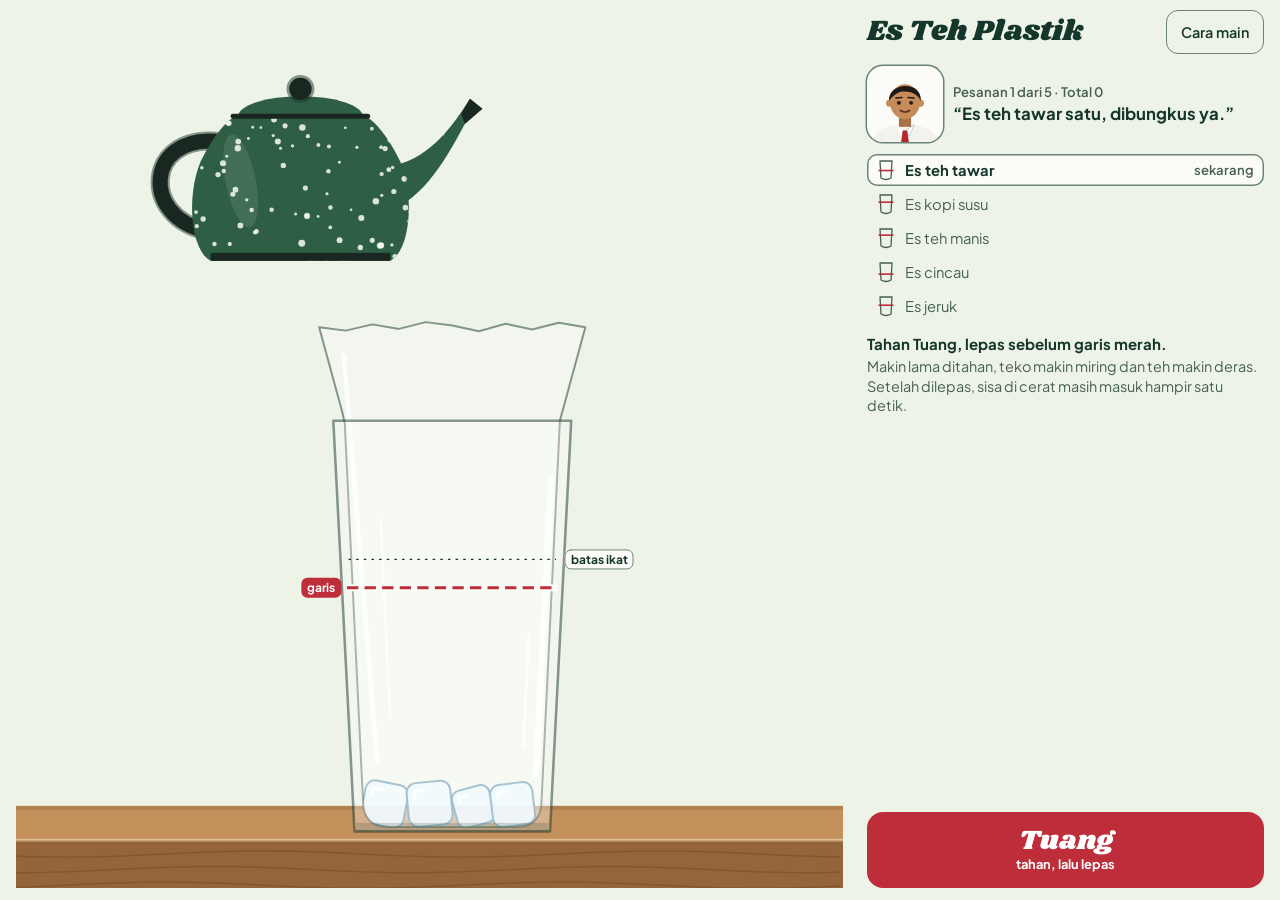
<file: public/games/es-teh-plastik/index.html>
<!doctype html>
<html lang="id">
<head>
<meta charset="utf-8">
<meta name="viewport" content="width=device-width, initial-scale=1, viewport-fit=cover">
<title>Es Teh Plastik</title>
<link rel="icon" href="/assets/logo.svg" type="image/svg+xml">
<link rel="preconnect" href="https://fonts.googleapis.com">
<link rel="preconnect" href="https://fonts.gstatic.com" crossorigin>
<link rel="stylesheet" href="https://fonts.googleapis.com/css2?family=Shrikhand&family=Plus+Jakarta+Sans:wght@400;600;700;800&display=swap">
<style>
/* Satu layar tanpa gulir. Potret: kepala, pesanan, meja, lalu keterangan dan tombol besar di bawah jempol.
   Lanskap: meja di kiri, kolom kanan berisi kepala, pesanan, deret lima pesanan, keterangan, dan tombol. */
:root {
  --latar: #EEF3E7;
  --tinta: #15362A;
  --tinta-2: #46604F;
  --garis-kuat: #6A8475;
  --lembar: #FBFCF7;
  --aksen: #BE2D3A;
  --aksen-teks: #FFFFFF;
  --tirai: rgba(21, 54, 42, .45);
  --bayang: rgba(21, 54, 42, .2);
  --kaca: rgba(21, 54, 42, .5);
  --kaca-isi: rgba(255, 255, 255, .3);
  --kilap: rgba(255, 255, 255, .8);
  --font-judul: "Shrikhand", Georgia, serif;
  --font-teks: "Plus Jakarta Sans", system-ui, -apple-system, "Segoe UI", Roboto, sans-serif;
  color-scheme: light;
}
@media (prefers-color-scheme: dark) {
  :root:not([data-theme="light"]) {
    --latar: #0F1C17;
    --tinta: #E8F1EA;
    --tinta-2: #A6BEAF;
    --garis-kuat: #7A9787;
    --lembar: #18291F;
    --aksen: #FF8F96;
    --aksen-teks: #2B0A0D;
    --tirai: rgba(0, 0, 0, .6);
    --bayang: rgba(0, 0, 0, .5);
    --kaca: rgba(232, 241, 234, .55);
    --kaca-isi: rgba(255, 255, 255, .07);
    --kilap: rgba(255, 255, 255, .45);
    color-scheme: dark;
  }
}
:root[data-theme="dark"] {
  --latar: #0F1C17;
  --tinta: #E8F1EA;
  --tinta-2: #A6BEAF;
  --garis-kuat: #7A9787;
  --lembar: #18291F;
  --aksen: #FF8F96;
  --aksen-teks: #2B0A0D;
  --tirai: rgba(0, 0, 0, .6);
  --bayang: rgba(0, 0, 0, .5);
  --kaca: rgba(232, 241, 234, .55);
  --kaca-isi: rgba(255, 255, 255, .07);
  --kilap: rgba(255, 255, 255, .45);
  color-scheme: dark;
}

* { box-sizing: border-box; }
html, body { height: 100%; }
body {
  margin: 0;
  overflow: hidden;
  background: var(--latar);
  color: var(--tinta);
  font-family: var(--font-teks);
  font-size: 15px;
  line-height: 1.4;
  -webkit-tap-highlight-color: transparent;
}
h1, h2, h3, p, ol, ul { margin: 0; }
button { font: inherit; color: inherit; }
[hidden] { display: none !important; }
.sr { position: absolute; top: 0; left: 0; width: 1px; height: 1px; overflow: hidden; clip-path: inset(50%); white-space: nowrap; }

.app {
  height: 100%;
  display: grid;
  grid-template-columns: minmax(0, 1fr);
  grid-template-rows: auto auto minmax(0, 1fr) auto;
  grid-template-areas: "kepala" "pesanan" "panggung" "bawah";
  gap: 8px;
  padding-top: max(10px, env(safe-area-inset-top, 0px));
  padding-bottom: max(12px, env(safe-area-inset-bottom, 0px));
  padding-left: max(16px, env(safe-area-inset-left, 0px));
  padding-right: max(16px, env(safe-area-inset-right, 0px));
}

.kepala {
  grid-area: kepala;
  display: flex;
  align-items: center;
  justify-content: space-between;
  gap: 6px 12px;
  min-width: 0;
}
.kepala h1 {
  font-family: var(--font-judul);
  font-weight: 400;
  font-size: clamp(1.35rem, 1.1rem + 1vw, 1.8rem);
  line-height: 1.15;
}
.tombol-kecil {
  min-height: 44px;
  padding: 0 14px;
  border-radius: 12px;
  border: 1.5px solid var(--garis-kuat);
  background: transparent;
  font-weight: 600;
  font-size: .9rem;
  cursor: pointer;
  flex: none;
}

/* Kartu pesanan: wajah pembeli di jendela kecil, lalu ucapannya. */
.pesanan {
  grid-area: pesanan;
  display: grid;
  grid-template-columns: auto minmax(0, 1fr);
  align-items: center;
  gap: 10px;
  min-width: 0;
}
.wajah {
  width: 52px;
  height: 52px;
  border-radius: 12px;
  background: var(--lembar);
  box-shadow: 0 0 0 1.5px var(--garis-kuat);
  display: block;
}
.pesanan-teks { display: grid; gap: 1px; min-width: 0; }
.urutan { font-size: .82rem; font-weight: 600; color: var(--tinta-2); }
.ucapan { font-weight: 700; line-height: 1.3; }

/* Deret lima pesanan, hanya di layar lebar; di HP diringkas di baris "Pesanan 2 dari 5". */
.deret { display: none; grid-area: deret; list-style: none; padding: 0; gap: 2px; }
.deret li {
  display: grid;
  grid-template-columns: 18px minmax(0, 1fr) auto;
  align-items: center;
  gap: 10px;
  min-height: 32px;
  padding: 0 10px;
  border-radius: 10px;
  font-size: .92rem;
}
.deret li[data-status="sekarang"] { background: var(--lembar); box-shadow: inset 0 0 0 1.5px var(--garis-kuat); font-weight: 700; }
.deret li[data-status="nanti"] { color: var(--tinta-2); }
.deret .nilai-kecil { font-weight: 700; font-variant-numeric: tabular-nums; }
.deret li[data-status="sekarang"] .nilai-kecil { font-weight: 600; font-size: .82rem; color: var(--tinta-2); }
.ikon { width: 18px; height: 24px; display: block; color: var(--tinta-2); }
.ikon .garis-ikon { stroke: var(--aksen); }

.panggung {
  grid-area: panggung;
  position: relative;
  min-height: 0;
  touch-action: none;
  user-select: none;
  -webkit-user-select: none;
  -webkit-touch-callout: none;
  cursor: pointer;
}
.selesai .panggung { cursor: default; }
#kanvas { position: absolute; inset: 0; width: 100%; height: 100%; display: block; }

.bawah { grid-area: bawah; display: grid; gap: 8px; min-width: 0; }
.info { display: grid; gap: 2px; align-content: start; min-height: calc(1.38em * 4); }
.info-judul { font-weight: 700; line-height: 1.38; }
.info-isi { font-size: .9rem; line-height: 1.38; color: var(--tinta-2); }
.info-isi b { color: var(--tinta); }

/* Tombol aksi besar: Tuang (ditahan), lalu Ikat, lalu Pembeli berikutnya. Fokus tetap di sini sepanjang babak. */
.aksi {
  min-height: 62px;
  padding: 6px 16px;
  border-radius: 16px;
  border: 2px solid var(--aksen);
  background: var(--aksen);
  color: var(--aksen-teks);
  display: flex;
  flex-direction: column;
  align-items: center;
  justify-content: center;
  cursor: pointer;
  touch-action: none;
  user-select: none;
  -webkit-user-select: none;
  -webkit-touch-callout: none;
}
.aksi-utama { font-family: var(--font-judul); font-size: 1.45rem; line-height: 1.1; }
.aksi-kecil { font-size: .8rem; font-weight: 700; line-height: 1.2; }
.aksi.ditekan { transform: translateY(2px); box-shadow: inset 0 3px 0 rgba(0, 0, 0, .18); }
.aksi[aria-disabled="true"] { background: transparent; border-color: var(--garis-kuat); color: var(--tinta-2); cursor: default; }
.aksi:focus-visible, .tombol:focus-visible, .tombol-kecil:focus-visible { outline: 3px solid var(--tinta); outline-offset: 3px; }

/* Lembar hasil babak. */
.ringkasan {
  display: grid;
  gap: 8px;
  min-width: 0;
  padding: 10px 12px 12px;
  border-radius: 16px;
  background: var(--lembar);
  border: 1.5px solid var(--garis-kuat);
}
.total-atas { display: flex; align-items: center; gap: 14px; min-width: 0; }
.total { display: grid; justify-items: start; flex: none; }
.total span, .total small { font-size: .76rem; font-weight: 700; color: var(--tinta-2); line-height: 1.2; }
.total small { font-weight: 400; }
.total strong { font-family: var(--font-judul); font-weight: 400; font-size: 2.2rem; line-height: 1.05; font-variant-numeric: tabular-nums; }
.ringkas { display: grid; gap: 2px; min-width: 0; }
.ringkas h2 { font-family: var(--font-judul); font-weight: 400; font-size: 1.1rem; line-height: 1.2; }
.ringkas p { font-size: .86rem; color: var(--tinta-2); line-height: 1.35; }
.rincian { list-style: none; padding: 0; display: grid; gap: 1px; font-size: .86rem; }
.rincian li { display: grid; grid-template-columns: 14px minmax(0, 1fr) auto; align-items: center; gap: 8px; min-height: 22px; }
.rincian .ikon { width: 14px; height: 19px; }
.rincian .ket { color: var(--tinta-2); }
.rincian b { font-variant-numeric: tabular-nums; }
.rekor { font-size: .86rem; color: var(--tinta-2); }
.rekor b { color: var(--tinta); }
.tombol {
  min-height: 48px;
  padding: 0 18px;
  border-radius: 14px;
  border: 1.5px solid var(--garis-kuat);
  background: transparent;
  font-weight: 600;
  cursor: pointer;
}
.tombol.utama {
  border-color: var(--aksen);
  background: var(--aksen);
  color: var(--aksen-teks);
  font-family: var(--font-judul);
  font-weight: 400;
  font-size: 1.2rem;
}
.tombol:active, .tombol-kecil:active { transform: translateY(1px); }

/* Di HP, kartu pesanan disembunyikan saat babak selesai supaya jajaran lima kantong tetap terlihat. */
.selesai .pesanan { display: none; }

dialog {
  width: min(560px, calc(100vw - 32px));
  max-height: calc(100dvh - 32px);
  border: 0;
  border-radius: 20px;
  padding: 20px 20px 16px;
  background: var(--lembar);
  color: var(--tinta);
  box-shadow: 0 16px 40px var(--bayang);
}
dialog::backdrop { background: var(--tirai); }
.isi-dialog { display: grid; gap: 12px; line-height: 1.5; }
.isi-dialog h2 { font-family: var(--font-judul); font-weight: 400; font-size: 1.4rem; line-height: 1.2; }
.isi-dialog h3 { font-size: 1rem; font-weight: 700; }
.isi-dialog ol { padding-left: 1.3em; display: grid; gap: 4px; }
.isi-dialog .kecil { font-size: .88rem; color: var(--tinta-2); }
.isi-dialog form { display: flex; justify-content: flex-end; }
kbd { font-family: var(--font-teks); font-weight: 600; font-size: .85em; padding: 0 5px; border-radius: 5px; border: 1px solid var(--garis-kuat); white-space: nowrap; }
@media (max-width: 480px) {
  dialog { padding: 16px 16px 12px; }
  .isi-dialog { gap: 9px; font-size: .92rem; line-height: 1.42; }
}

@media (orientation: landscape) and (min-width: 640px) {
  .app {
    grid-template-columns: minmax(0, 1fr) clamp(300px, 31vw, 400px);
    grid-template-rows: auto auto auto minmax(0, 1fr);
    grid-template-areas: "panggung kepala" "panggung pesanan" "panggung deret" "panggung bawah";
    column-gap: 24px;
    row-gap: 12px;
  }
  .wajah { width: 76px; height: 76px; border-radius: 16px; }
  .ucapan { font-size: 1.05rem; }
  .deret { display: grid; }
  .selesai .pesanan { display: grid; }
  .rincian { display: none; }
  .bawah { display: flex; flex-direction: column; gap: 10px; min-height: 0; }
  .info { min-height: 0; overflow-y: auto; }
  .aksi { margin-top: auto; min-height: 76px; }
  .aksi-utama { font-size: 1.7rem; }
  .ringkasan { align-self: stretch; overflow-y: auto; gap: 12px; padding: 16px 18px 18px; }
  .total strong { font-size: 2.8rem; }
  .ringkas h2 { font-size: 1.3rem; }
}
/* HP diputar mendatar: tanpa deret, kolom kanan lebih lebar dan rapat. Saat selesai, kartu pesanan disembunyikan
   dan rincian hanya untuk pembaca layar, karena nilai tiap kantong sudah tertulis di bawah kantongnya. */
@media (orientation: landscape) and (min-width: 640px) and (max-height: 520px) {
  .app { grid-template-columns: minmax(0, 1fr) clamp(290px, 50vw, 420px); column-gap: 16px; row-gap: 6px; }
  .kepala h1 { font-size: 1.15rem; }
  .wajah { width: 48px; height: 48px; border-radius: 12px; }
  .ucapan { font-size: .95rem; }
  .deret { display: none; }
  .selesai .pesanan { display: none; }
  .rincian { display: grid; position: absolute; width: 1px; height: 1px; overflow: hidden; clip-path: inset(50%); }
  .aksi { min-height: 56px; }
  .aksi-utama { font-size: 1.3rem; }
  .total strong { font-size: 2rem; }
  .ringkasan { gap: 6px; padding: 8px 12px 10px; }
}
</style>
</head>
<body>
<div class="app" id="app">
  <header class="kepala">
    <h1>Es Teh Plastik</h1>
    <button class="tombol-kecil" id="tombol-cara" type="button" aria-haspopup="dialog">Cara main</button>
  </header>

  <section class="pesanan" aria-label="Pesanan sekarang">
    <canvas class="wajah" id="wajah" aria-hidden="true"></canvas>
    <div class="pesanan-teks">
      <p class="urutan" id="urutan">Pesanan 1 dari 5</p>
      <p class="ucapan"><span class="sr" id="peran"></span><span id="ucapan"></span></p>
    </div>
  </section>

  <ol class="deret" id="deret" aria-label="Lima pesanan babak ini"></ol>

  <main class="panggung" id="panggung">
    <canvas id="kanvas" aria-hidden="true"></canvas>
  </main>

  <div class="bawah">
    <section class="info" id="info" aria-label="Keterangan">
      <p class="info-judul" id="info-judul"></p>
      <p class="info-isi" id="info-isi"></p>
    </section>
    <button class="aksi" id="aksi" type="button"><span class="aksi-utama" id="aksi-utama">Tuang</span><span class="aksi-kecil" id="aksi-kecil">tahan, lalu lepas</span></button>

    <section class="ringkasan" id="ringkasan" aria-labelledby="judul-total" hidden>
      <div class="total-atas">
        <p class="total"><span>Total</span><strong id="total-angka">0</strong><small>dari 500</small></p>
        <div class="ringkas">
          <h2 id="judul-total">Hasil lima pesanan</h2>
          <p id="saran-total"></p>
        </div>
      </div>
      <ol class="rincian" id="rincian" aria-label="Rincian pesanan"></ol>
      <p class="rekor" id="rekor-teks"></p>
      <button class="tombol utama" id="tombol-lagi" type="button">Layani lagi</button>
    </section>
  </div>
</div>

<p class="sr" id="umum" role="status" aria-live="polite"></p>

<dialog id="dialog-cara" aria-labelledby="judul-cara">
  <div class="isi-dialog">
    <h2 id="judul-cara">Cara main</h2>
    <ol>
      <li>Lima pembeli datang bergantian. Garis merah di kantong menandai setinggi apa minumannya diminta.</li>
      <li>Tahan tombol <b>Tuang</b>, atau tahan tetikus atau jari di atas kantong. Makin lama ditahan, teko makin miring dan teh makin deras.</li>
      <li>Saat dilepas, teh tidak langsung berhenti. Aliran surut hampir setengah detik, lalu cerat menetes empat kali. Lepas sebelum teh sampai garis.</li>
      <li>Setelah tetesan berhenti, titik karet berputar di samping kantong. Tekan <b>Ikat</b> saat titik itu berada di busur merah.</li>
    </ol>
    <h3>Cara menghitung nilai</h3>
    <p>Tiap pesanan bernilai paling tinggi 100. Selisih sampai 1 mm dari garis masih dihitung pas, lalu tiap mm berikutnya mengurangi 6. Ikatan yang longgar mengurangi 10. Pesanan gagal (nilai 0) bila teh tumpah melewati bibir kantong, atau bila kantong diikat saat isinya lebih dari 10 mm di atas garis (garis titik-titik "batas ikat"), karena teh terperas keluar saat kantong dipelintir.</p>
    <p class="kecil">Papan ketik: <kbd>Tab</kbd> ke tombol Tuang, lalu tahan <kbd>Spasi</kbd> atau <kbd>Enter</kbd> untuk menuang. <kbd>Spasi</kbd> atau <kbd>Enter</kbd> juga mengikat dan memanggil pembeli berikutnya. <kbd>Esc</kbd> menutup jendela ini.</p>
    <p class="kecil">Rekor total hanya disimpan di peramban ini.</p>
    <form method="dialog"><button class="tombol" type="submit">Tutup</button></form>
  </div>
</dialog>

<script>
'use strict';

// Satuan dunia: milimeter, sumbu y ke atas, titik nol di dasar gelas penyangga.
const BIBIR = 178;            // bibir kantong plastik
const TINGGI_GELAS = 145;
const BATAS_IKAT = 10;        // isi lebih dari ini di atas garis tidak menyisakan ruang untuk dipelintir
const TOLERANSI = 1;          // selisih sampai 1 mm masih dihitung pas
const POIN_PER_MM = 6;
const POTONG_LONGGAR = 10;
const JUMLAH_PESANAN = 5;

// Teko makin miring selama ditahan; teh baru keluar setelah sudut ambang. Laju dalam mm kenaikan isi per detik.
const MIRING_LAJU = 32;       // derajat per detik
const MIRING_AMBANG = 24;
const MIRING_MAKS = 78;
const LAJU_MAKS = 34;
const PANGKAT_LAJU = 1.5;
// Setelah dilepas: aliran surut lurus ke nol selama LAMA_SURUT, lalu cerat meneteskan empat tetes.
const LAMA_SURUT = 0.45;
const TETES = [0.55, 0.68, 0.81, 0.94];
const ISI_TETES = 0.25;
const JEDA_IKAT = 0.3;
const PUTARAN_KARET = 1.4;    // detik per putaran penanda karet
const LEBAR_ZONA = 64;        // derajat busur merah
const KEMBALI_LAJU = 170;     // derajat per detik teko tegak lagi bila dilepas sebelum teh keluar
const GRAVITASI = 9810;
const ARAH_CERAT = 55;        // sudut cerat saat teko tegak, derajat di atas mendatar
const SKALA_TEKO = 0.88;
const CERAT_LOKAL = [70 * SKALA_TEKO, 28 * SKALA_TEKO];
// Teko digambar miring 3/4 dari sudut fisikanya supaya gagangnya tidak keluar layar saat miring penuh.
const sudutTampil = miring => miring * 0.75;
const LAMA_TUMPAH = 1.5;
const LAMA_MENGIKAT = 0.8;
const LAMA_MELUBER = 1.1;
const LAMA_GANTI = 0.5;
const LAMA_MASUK = 0.3;
const MERAH = '#BE2D3A';      // karet dan garis sasaran, sama di dua tema
const HALO = '#FBFCF7';
const TINTA_DUNIA = '#15362A';

const lagPenuh = LAJU_MAKS * LAMA_SURUT / 2 + TETES.length * ISI_TETES;

const MINUMAN = {
  manis: { nama: 'Es teh manis', cair: '#9E4E17', alfa: 0.86, busa: '#E8C597', tebalBusa: 1.4 },
  tawar: { nama: 'Es teh tawar', cair: '#C68A34', alfa: 0.72, busa: '#F1DDB4', tebalBusa: 1.1 },
  jeruk: { nama: 'Es jeruk', cair: '#EE9420', alfa: 0.88, busa: '#FBD9A0', tebalBusa: 0.9, bulir: true },
  kopi: { nama: 'Es kopi susu', cair: '#A8774E', alfa: 0.95, busa: '#EEDCC3', tebalBusa: 3 },
  cincau: { nama: 'Es cincau', cair: '#C4CF93', alfa: 0.9, busa: '#F2F2DC', tebalBusa: 0.8, kubus: '#2B4A25' },
};

const PEMBELI = [
  { id: 'sekolah', peran: 'Anak sekolah', frasa: 'dibungkus ya', kulit: '#C68B59', bayang: '#A9714A', baju: '#F3F2EC' },
  { id: 'ibu', peran: 'Ibu pulang pasar', frasa: 'buat di rumah', kulit: '#B9814F', bayang: '#9A6A40', baju: '#D8C6A4' },
  { id: 'kurir', peran: 'Kurir motor', frasa: 'buat di jalan', kulit: '#8D5A36', bayang: '#734829', baju: '#4F5E48' },
  { id: 'tukang', peran: 'Tukang bangunan', frasa: 'yang dingin ya', kulit: '#A0673D', bayang: '#83532F', baju: '#5C7A88' },
  { id: 'mahasiswa', peran: 'Mahasiswa', frasa: 'pas garis ya', kulit: '#D29A6A', bayang: '#B27F54', baju: '#6E4A7C' },
];
const PEMBELI_ID = Object.fromEntries(PEMBELI.map(p => [p.id, p]));

const JUDUL_TOTAL = [
  [470, 'Semua pas di garis. Pembeli jadi langganan.'],
  [400, 'Rapi. Pembeli pulang senang.'],
  [300, 'Lumayan, ada yang protes sedikit.'],
  [150, 'Pembeli masih maklum.'],
  [0, 'Mejanya basah. Ayo coba lagi.'],
];

const fmt1 = new Intl.NumberFormat('id-ID', { minimumFractionDigits: 1, maximumFractionDigits: 1 });
const fmtDetik = new Intl.NumberFormat('id-ID', { maximumFractionDigits: 1 });
const mm = v => `${fmt1.format(v)} mm`;
const bulat1 = v => Math.round(v * 10) / 10;
const halus = s => { const t = Math.max(0, Math.min(1, s)); return t * t * (3 - 2 * t); };
const batasi = (v, a, b) => Math.max(a, Math.min(b, v));

// Model tuang, dipakai permainan dan pengait uji.

function lajuDari(miring) {
  const u = (miring - MIRING_AMBANG) / (MIRING_MAKS - MIRING_AMBANG);
  return u <= 0 ? 0 : LAJU_MAKS * Math.min(1, u) ** PANGKAT_LAJU;
}

// Isi (mm) yang sudah masuk setelah tombol ditahan h detik dari teko tegak. Integral tepat dari lajuDari,
// jadi hasilnya tidak bergantung pada laju bingkai.
const T_AMBANG = MIRING_AMBANG / MIRING_LAJU;
const T_NAIK = (MIRING_MAKS - MIRING_AMBANG) / MIRING_LAJU;
function volumeTahan(h) {
  if (h <= T_AMBANG) return 0;
  const t = h - T_AMBANG;
  const naik = LAJU_MAKS * T_NAIK / (PANGKAT_LAJU + 1);
  if (t <= T_NAIK) return naik * (t / T_NAIK) ** (PANGKAT_LAJU + 1);
  return naik + LAJU_MAKS * (t - T_NAIK);
}

function simulasi(lamaTahan) {
  const isiLepas = volumeTahan(lamaTahan);
  if (isiLepas <= 0) return { isiLepas: 0, tambahan: 0, akhir: 0 };
  const lajuLepas = lajuDari(Math.min(MIRING_MAKS, lamaTahan * MIRING_LAJU));
  const tambahan = lajuLepas * LAMA_SURUT / 2 + TETES.length * ISI_TETES;
  return { isiLepas, lajuLepas, tambahan, akhir: isiLepas + tambahan };
}

function nilaiIsi(selisih) {
  const a = Math.abs(bulat1(selisih));
  if (a <= TOLERANSI) return 100;
  return Math.max(0, Math.round(100 - POIN_PER_MM * (a - TOLERANSI)));
}


function lebarKantong(y) {
  if (y <= TINGGI_GELAS) return 31 + 7 * Math.max(0, y) / TINGGI_GELAS;
  return 38 + 9 * Math.min(1, (y - TINGGI_GELAS) / (BIBIR - TINGGI_GELAS));
}
function lebarGelas(y) { return 34.5 + 7.5 * batasi(y / TINGGI_GELAS, 0, 1); }

function posisiCerat(miring) {
  const u = miring / MIRING_MAKS;
  return { x: 8 - 12 * u, y: BIBIR + 78 - 66 * u };
}
function pusatTeko(miring) {
  const r = sudutTampil(miring) * Math.PI / 180, ujung = posisiCerat(miring), [lx, ly] = CERAT_LOKAL;
  return { x: ujung.x - (lx * Math.cos(r) + ly * Math.sin(r)), y: ujung.y - (-lx * Math.sin(r) + ly * Math.cos(r)) };
}

// Profil setengah lebar kantong. Saat diikat (p dari 0 ke 1), plastik di atas isi dikumpulkan ke leher.
function buatProfil(ikat) {
  if (!ikat || ikat.p <= 0) return { lebar: lebarKantong, atas: BIBIR };
  const { p, y0, leher } = ikat;
  const ekor = leher + 15;
  const w0 = lebarKantong(y0);
  const lebar = y => {
    const w = lebarKantong(y);
    if (y <= y0) return w;
    const t = y <= leher ? w0 + (3.2 - w0) * halus((y - y0) / (leher - y0)) : 3.2 + 7 * Math.min(1, (y - leher) / 11);
    return w + (t - w) * p;
  };
  return { lebar, atas: BIBIR + (ekor - BIBIR) * p };
}


function mulberry32(a) {
  return function () {
    a |= 0; a = a + 0x6D2B79F5 | 0;
    let t = Math.imul(a ^ a >>> 15, 1 | a);
    t = t + Math.imul(t ^ t >>> 7, 61 | t) ^ t;
    return ((t ^ t >>> 14) >>> 0) / 4294967296;
  };
}
function pembuatAcak(benih) {
  const r = mulberry32(benih);
  return {
    r,
    antara: (a, b) => a + (b - a) * r(),
    kocok: daftar => { const d = [...daftar]; for (let i = d.length - 1; i > 0; i--) { const j = Math.floor(r() * (i + 1)); [d[i], d[j]] = [d[j], d[i]]; } return d; },
  };
}

// Bintik putih teko blirik dan kerut bibir kantong dibuat sekali supaya tidak berkedip.
const BINTIK = (() => {
  const A = pembuatAcak(20261104), d = [];
  for (let i = 0; i < 90; i++) d.push([A.antara(-46, 46), A.antara(-36, 28), A.antara(0.5, 1.4)]);
  for (let i = 0; i < 16; i++) d.push([A.antara(34, 72), A.antara(-16, 28), A.antara(0.5, 1.1)]);
  return d;
})();

function buatEs(A, minuman) {
  const es = [], kubus = [];
  let dasar = 2;
  let slot = [-22.5, -7.5, 7.5, 22.5];
  if (minuman === 'cincau') {
    for (const x of [-21, -7, 7, 21]) {
      const u = 12.5 + A.antara(-1, 1);
      kubus.push({ x: x + A.antara(-1.2, 1.2), y: 2 + u / 2, ukuran: u, putar: A.antara(-0.2, 0.2) });
    }
    dasar = 15;
    slot = [-17, 0, 17];
  }
  for (const x of slot) {
    const u = A.antara(13.5, 16);
    es.push({ x: x + A.antara(-1.5, 1.5), ukuran: u, diam: dasar + u / 2, y: dasar + u / 2, putar: A.antara(-0.35, 0.35) });
  }
  const bulir = [];
  if (minuman === 'jeruk') for (let i = 0; i < 26; i++) bulir.push([A.antara(-30, 30), A.antara(4, 130), A.antara(0.6, 1.3), A.antara(0, 3)]);
  return { es, kubus, bulir };
}


const $ = id => document.getElementById(id);
const el = {
  app: $('app'), kanvas: $('kanvas'), panggung: $('panggung'), wajah: $('wajah'), urutan: $('urutan'), peran: $('peran'),
  ucapan: $('ucapan'), deret: $('deret'), infoJudul: $('info-judul'), infoIsi: $('info-isi'), info: $('info'),
  aksi: $('aksi'), aksiUtama: $('aksi-utama'), aksiKecil: $('aksi-kecil'), ringkasan: $('ringkasan'),
  totalAngka: $('total-angka'), judulTotal: $('judul-total'), saranTotal: $('saran-total'), rincian: $('rincian'),
  rekorTeks: $('rekor-teks'), tombolLagi: $('tombol-lagi'), umum: $('umum'), dialog: $('dialog-cara'), tombolCara: $('tombol-cara'),
};
const g = el.kanvas.getContext('2d');
const gw = el.wajah.getContext('2d');
const reduksiGerak = window.matchMedia('(prefers-reduced-motion: reduce)');
const tanpaGoyang = () => reduksiGerak.matches;

let babak = null;
let fase = 'siap';      // siap | tuang | surut | tumpah | ikat | mengikat | meluber | hasil | ganti | selesai
let simWaktu = 0;
let isi = 0;
let tumpahan = 0;
let tuang = null;
let miring = 0;
let lajuSekarang = 0;
let lintasan = null;
let ikatMulai = 0;
let ikat = null;
let anim = null;
let pesanSiap = 'awal';
let busaEkstra = 0;
let hasilTampilPada = 0;
const penahan = new Set();
const partikel = [];
const N_GEL = 24;
const gel = { h: new Float32Array(N_GEL), v: new Float32Array(N_GEL) };

function pesanan() { return babak.pesanan[babak.ke]; }

function babakBaru(opsi = {}) {
  const benih = Number.isFinite(opsi.benih) ? opsi.benih >>> 0 : Math.floor(Math.random() * 2 ** 31);
  const A = pembuatAcak(benih);
  const minuman = A.kocok(Object.keys(MINUMAN));
  const pembeli = A.kocok(PEMBELI.map(p => p.id));
  // Lima tinggi berjarak 12 mm diacak urutannya, lalu digeser sedikit supaya tidak selalu angka bulat.
  const garis = A.kocok([74, 86, 98, 110, 122]).map(v => v + Math.round(A.antara(-3, 3)));
  babak = {
    benih,
    ke: 0,
    hasil: [],
    pesanan: minuman.map((m, i) => ({ minuman: m, pembeli: pembeli[i], garis: garis[i], zona: A.antara(0, 360), ...buatEs(A, m) })),
  };
  el.app.classList.remove('selesai');
  el.ringkasan.hidden = true;
  el.info.hidden = false;
  el.aksi.hidden = false;
  pesanSiap = 'awal';
  mulaiPesanan(0, false);
}

function mulaiPesanan(ke, masuk = true) {
  babak.ke = ke;
  isi = 0;
  tumpahan = 0;
  tuang = null;
  miring = 0;
  lajuSekarang = 0;
  lintasan = null;
  ikat = null;
  busaEkstra = 0;
  partikel.length = 0;
  penahan.clear();
  gel.h.fill(0);
  gel.v.fill(0);
  fase = 'siap';
  anim = masuk && !tanpaGoyang() ? { jenis: 'masuk', mulai: simWaktu, lama: LAMA_MASUK } : null;
  const p = pesanan(), pb = PEMBELI_ID[p.pembeli];
  el.umum.textContent = `Pesanan ${ke + 1} dari ${JUMLAH_PESANAN}. ${pb.peran} memesan ${MINUMAN[p.minuman].nama.toLowerCase()}.`;
  perbaruiUI();
}


function mulaiTuang() {
  tuang = { mulai: simWaktu - miring / MIRING_LAJU, lepasPada: null, tetesKe: 0, tetesJatuh: 0, selesaiPada: null };
  fase = 'tuang';
  perbaruiUI();
}

function lepasTuang() {
  const h = simWaktu - tuang.mulai;
  if (volumeTahan(h) <= 0) {
    // Belum ada teh yang keluar: teko kembali tegak dan pemain boleh mencoba lagi.
    tuang = null;
    fase = 'siap';
    pesanSiap = 'belum';
    perbaruiUI();
    return;
  }
  catatLepas(h);
  fase = 'surut';
  perbaruiUI();
}

function catatLepas(h) {
  tuang.lepasPada = simWaktu;
  tuang.lamaTahan = h;
  tuang.miringLepas = miring;
  tuang.lajuLepas = lajuDari(miring);
  tuang.isiLepas = isi;
}

function tambahIsi(v) {
  if (v <= 0) return;
  isi += v;
  if (isi > BIBIR) {
    tumpahan += isi - BIBIR;
    isi = BIBIR;
    if (fase === 'tuang') { catatLepas(simWaktu - tuang.mulai); penahan.clear(); }
    if (fase === 'tuang' || fase === 'surut') {
      fase = 'tumpah';
      tuang.tumpahPada = simWaktu;
      perbaruiUI();
    }
  }
}

function sudutKaret() {
  return ((pesanan().zona + 180 + 360 * (simWaktu - ikatMulai) / PUTARAN_KARET) % 360 + 360) % 360;
}
function diZona(sudut) { return (((sudut - pesanan().zona) % 360) + 360) % 360 < LEBAR_ZONA; }

function mulaiIkat() {
  fase = 'ikat';
  ikatMulai = simWaktu;
  el.umum.textContent = 'Siap diikat.';
  perbaruiUI();
}

function tekanIkat() {
  const p = pesanan();
  const sudut = sudutKaret();
  const kencang = diZona(sudut);
  const isiIkat = isi;
  if (isiIkat - p.garis > BATAS_IKAT) {
    const batas = p.garis + BATAS_IKAT;
    ikat = { p: 0, y0: batas + 3, leher: batas + 23, pita: 0, longgar: false, isiAwal: isiIkat, isiAkhir: batas };
    fase = 'meluber';
    anim = { jenis: 'meluber', mulai: simWaktu, lama: LAMA_MELUBER, selesai: () => selesaikanPesanan('meluber', isiIkat, sudut) };
  } else {
    ikat = { p: 0, y0: isiIkat + 3, leher: isiIkat + 23, pita: 0, longgar: !kencang };
    fase = 'mengikat';
    anim = { jenis: 'mengikat', mulai: simWaktu, lama: tanpaGoyang() ? 0.45 : LAMA_MENGIKAT, selesai: () => selesaikanPesanan(null, isiIkat, sudut, kencang) };
  }
  perbaruiUI();
}

function selesaikanPesanan(gagal, isiAkhir, sudut = null, kencang = false) {
  const p = pesanan();
  const selisih = bulat1(isiAkhir - p.garis);
  const h = {
    minuman: p.minuman,
    pembeli: p.pembeli,
    garis: p.garis,
    isi: bulat1(isiAkhir),
    selisih,
    gagal,
    ikatan: gagal ? null : kencang ? 'kencang' : 'longgar',
    nilaiIsi: gagal ? 0 : nilaiIsi(selisih),
    nilai: 0,
    isiLepas: bulat1(tuang.isiLepas),
    tambahan: gagal === 'tumpah' ? null : bulat1(isiAkhir - tuang.isiLepas),
    lamaTahan: tuang.lamaTahan,
    tumpahan: bulat1(tumpahan),
    sudutKaret: sudut,
    zona: p.zona,
    es: p.es.map(e => ({ ...e })),
  };
  h.nilai = gagal ? 0 : Math.max(0, h.nilaiIsi - (kencang ? 0 : POTONG_LONGGAR));
  Object.assign(h, teksHasil(h));
  babak.hasil.push(h);
  if (!gagal) ikat = { ...ikat, p: 1, pita: 1 };
  if (babak.ke === JUMLAH_PESANAN - 1) {
    tampilkanRingkasan();
    return;
  }
  fase = 'hasil';
  hasilTampilPada = simWaktu;
  el.umum.textContent = `${h.judul} ${h.saranTeks}`;
  perbaruiUI();
}

function lanjutPesanan() {
  if (fase !== 'hasil' || simWaktu - hasilTampilPada < 0.35) return;
  if (tanpaGoyang()) { pesanSiap = 'lanjut'; mulaiPesanan(babak.ke + 1, false); return; }
  fase = 'ganti';
  anim = { jenis: 'ganti', mulai: simWaktu, lama: LAMA_GANTI, selesai: () => { pesanSiap = 'lanjut'; mulaiPesanan(babak.ke + 1); } };
  perbaruiUI();
}

// Satu pintu masuk untuk tombol, kantong, dan papan ketik. sumber dipakai untuk melacak apa yang sedang menahan.
function tekanMasuk(sumber, dariPanggung = false, waktu) {
  if (el.dialog.open || !babak) return;
  majuSampai(waktu);
  if (fase === 'siap') { penahan.add(sumber); mulaiTuang(); }
  else if (fase === 'tuang') penahan.add(sumber);
  else if (fase === 'ikat') tekanIkat();
  else if (fase === 'hasil' && !dariPanggung) lanjutPesanan();
}
function tekanKeluar(sumber, waktu) {
  if (!penahan.has(sumber)) return;
  majuSampai(waktu);
  penahan.delete(sumber);
  if (fase === 'tuang' && penahan.size === 0) lepasTuang();
}
function lepasSemua() {
  for (const s of [...penahan]) tekanKeluar(s);
}


function posisiTerhadapGaris(d) {
  if (Math.abs(d) < 0.05) return 'tepat di garis';
  return d < 0 ? `${mm(-d)} di bawah garis` : `${mm(d)} di atas garis`;
}

function teksHasil(h) {
  const lag = `${Math.round(lagPenuh)} mm`;
  if (h.gagal === 'tumpah') {
    return {
      judul: 'Tumpah lewat bibir kantong. Nilai 0.',
      saranTeks: `Tombol ditahan ${fmtDetik.format(h.lamaTahan)} detik sampai teh melewati bibir. Saran: lepas saat teh masih sekitar ${lag} di bawah garis merah.`,
      reaksi: 'Waduh, mejanya basah.', ekspresi: 'kaget',
    };
  }
  if (h.gagal === 'meluber') {
    return {
      judul: 'Meluber saat diikat. Nilai 0.',
      saranTeks: `Isinya ${mm(h.selisih)} di atas garis, lewat batas ikat ${BATAS_IKAT} mm, jadi teh terperas keluar. Saran: lepas saat teh masih sekitar ${lag} di bawah garis.`,
      reaksi: 'Lho, bocor waktu diikat.', ekspresi: 'kaget',
    };
  }
  const a = Math.abs(h.selisih);
  const ukuran = a <= TOLERANSI ? `Pas di garis (selisih ${mm(a)})` : h.selisih > 0 ? `Lebih ${mm(a)}` : `Kurang ${mm(a)}`;
  const ikatan = h.ikatan === 'kencang' ? 'ikatan kencang' : `ikatan longgar, minus ${POTONG_LONGGAR}`;
  const judul = `${ukuran}, ${ikatan}. Nilai ${h.nilai}.`;
  let saranTeks;
  if (a > TOLERANSI) {
    saranTeks = `Saran: tadi kamu melepas saat isi ${posisiTerhadapGaris(h.isiLepas - h.garis)}, lalu sisa di cerat menambah ${mm(h.tambahan)}. ${h.selisih > 0 ? 'Lepas sedikit lebih awal.' : 'Tahan sedikit lebih lama.'}`;
  } else if (h.ikatan === 'longgar') {
    // Titik berputar searah jarum jam: jarak dari ujung awal busur menentukan terlalu cepat atau terlambat.
    const d = ((h.sudutKaret - h.zona) % 360 + 360) % 360;
    saranTeks = d - LEBAR_ZONA < (360 - LEBAR_ZONA) / 2
      ? 'Saran: karet ditarik terlambat, titiknya sudah lewat busur merah. Tekan Ikat begitu titik masuk busur.'
      : 'Saran: karet ditarik terlalu cepat, titiknya belum sampai busur merah. Tunggu titik masuk busur.';
  } else {
    saranTeks = `Pertahankan. Sisa di cerat tadi menambah ${mm(h.tambahan)}.`;
  }
  let reaksi, ekspresi;
  if (h.nilai >= 90) { reaksi = 'Pas. Makasih, ya!'; ekspresi = 'senang'; }
  else if (h.nilai >= 60) { reaksi = 'Hampir pas, nggak apa-apa.'; ekspresi = 'senang'; }
  else if (h.selisih < 0) { reaksi = 'Kok cuma segini?'; ekspresi = 'kecewa'; }
  else { reaksi = 'Kepenuhan, susah dibawa.'; ekspresi = 'kecewa'; }
  return { judul, saranTeks, reaksi, ekspresi };
}

const LABEL_AKSI = {
  siap: ['Tuang', 'tahan, lalu lepas'],
  tuang: ['Menuang', 'lepas sebelum garis'],
  surut: ['Menetes', 'tunggu sebentar'],
  tumpah: ['Tumpah', 'tunggu sebentar'],
  ikat: ['Ikat', 'saat titik di busur merah'],
  mengikat: ['Mengikat', 'tunggu sebentar'],
  meluber: ['Meluber', 'tunggu sebentar'],
  hasil: ['Pembeli berikutnya', ''],
  ganti: ['Pembeli berikutnya', 'tunggu sebentar'],
};
const AKSI_NONAKTIF = new Set(['surut', 'tumpah', 'mengikat', 'meluber', 'ganti']);

function aturTeks(elemen, teks) { if (elemen.textContent !== teks) elemen.textContent = teks; }

function teksInfo() {
  const lalu = babak.hasil[babak.hasil.length - 1];
  switch (fase) {
    case 'siap':
      if (pesanSiap === 'belum') return ['Belum ada teh yang keluar.', `Tahan sedikit lebih lama. Teh baru mengalir setelah teko miring, sekitar ${fmtDetik.format(T_AMBANG)} detik sejak ditekan.`];
      if (lalu && lalu.tambahan != null) return ['Tahan Tuang, lepas sebelum garis merah.', `Pesanan tadi: setelah dilepas, sisa di cerat menambah ${mm(lalu.tambahan)}.`];
      return ['Tahan Tuang, lepas sebelum garis merah.', 'Makin lama ditahan, teko makin miring dan teh makin deras. Setelah dilepas, sisa di cerat masih masuk hampir satu detik.'];
    case 'tuang': return ['Menuang.', 'Lepas sebelum teh sampai garis merah.'];
    case 'surut': return ['Sisa teh masih menetes.', 'Tunggu cerat berhenti menetes, lalu ikat kantongnya.'];
    case 'tumpah': return ['Tumpah.', 'Teh melewati bibir kantong.'];
    case 'ikat': return ['Ikat kantongnya.', 'Tekan Ikat saat titik karet berada di busur merah.'];
    case 'mengikat': return ['Mengikat.', ''];
    case 'meluber': return ['Meluber.', `Isinya lewat batas ikat, ${BATAS_IKAT} mm di atas garis.`];
    case 'hasil': case 'ganti': return [lalu.judul, lalu.saranTeks];
    default: return ['', ''];
  }
}

function perbaruiUI() {
  if (fase === 'selesai') return;
  const p = pesanan(), pb = PEMBELI_ID[p.pembeli], m = MINUMAN[p.minuman];
  const total = babak.hasil.reduce((s, h) => s + h.nilai, 0);
  aturTeks(el.urutan, `Pesanan ${babak.ke + 1} dari ${JUMLAH_PESANAN} · Total ${total}`);
  const lalu = fase === 'hasil' || fase === 'ganti' ? babak.hasil[babak.hasil.length - 1] : null;
  aturTeks(el.peran, `${pb.peran}: `);
  aturTeks(el.ucapan, lalu ? `“${lalu.reaksi}”` : `“${m.nama} satu, ${pb.frasa}.”`);
  gambarWajahSekarang();

  const [judul, isiTeks] = teksInfo();
  aturTeks(el.infoJudul, judul);
  if (lalu) {
    const i = lalu.saranTeks.indexOf('Saran:');
    if (i >= 0) {
      el.infoIsi.textContent = lalu.saranTeks.slice(0, i);
      const b = document.createElement('b');
      b.textContent = 'Saran:';
      el.infoIsi.append(b, lalu.saranTeks.slice(i + 6));
    } else aturTeks(el.infoIsi, lalu.saranTeks);
  } else aturTeks(el.infoIsi, isiTeks);

  const [utama, kecil] = LABEL_AKSI[fase];
  aturTeks(el.aksiUtama, utama);
  aturTeks(el.aksiKecil, fase === 'hasil' ? `pesanan ${babak.ke + 2} dari ${JUMLAH_PESANAN}` : kecil);
  el.aksi.setAttribute('aria-disabled', AKSI_NONAKTIF.has(fase) ? 'true' : 'false');
  el.aksi.classList.toggle('ditekan', fase === 'tuang');
  perbaruiDeret();
}

function ikonKantong(id, warna, isiFrac, garisFrac) {
  const D = 'M3 3H15L14 20Q9 23 4 20Z';
  const yIsi = 21.5 - isiFrac * 18.5, yGaris = 21.5 - garisFrac * 18.5;
  const isiSvg = isiFrac > 0 ? `<rect x="0" y="${yIsi.toFixed(2)}" width="18" height="${(24 - yIsi).toFixed(2)}" fill="${warna}" clip-path="url(#${id})"/>` : '';
  return `<svg class="ikon" viewBox="0 0 18 24" aria-hidden="true"><defs><clipPath id="${id}"><path d="${D}"/></clipPath></defs>${isiSvg}<path d="${D}" fill="none" stroke="currentColor" stroke-width="1.3" stroke-linejoin="round"/><path class="garis-ikon" d="M1.5 ${yGaris.toFixed(2)}H16.5" stroke-width="1.6"/></svg>`;
}

function perbaruiDeret() {
  const baris = babak.pesanan.map((p, i) => {
    const m = MINUMAN[p.minuman];
    const h = babak.hasil[i];
    const status = h ? 'selesai' : i === babak.ke && fase !== 'selesai' ? 'sekarang' : 'nanti';
    const nilai = h ? (h.gagal ? 'gagal' : String(h.nilai)) : status === 'sekarang' ? 'sekarang' : '';
    const isiFrac = h ? Math.min(1, h.isi / BIBIR) : 0;
    const sr = h ? `, nilai ${h.gagal ? '0, gagal' : h.nilai}` : status === 'sekarang' ? ', sedang dilayani' : '';
    return `<li data-status="${status}">${ikonKantong(`kd${i}`, m.cair, isiFrac, p.garis / BIBIR)}<span>${m.nama}<span class="sr">${sr}</span></span><span class="nilai-kecil" aria-hidden="true">${nilai}</span></li>`;
  }).join('');
  if (el.deret.dataset.isi !== baris) { el.deret.innerHTML = baris; el.deret.dataset.isi = baris; }
}


const KUNCI_REKOR = 'es-teh-plastik:rekor';
function bacaRekor() {
  try {
    const s = localStorage.getItem(KUNCI_REKOR);
    if (s === null) return null;
    const v = Number(s);
    return Number.isFinite(v) ? v : null;
  } catch { return null; }
}
function tulisRekor(v) { try { localStorage.setItem(KUNCI_REKOR, String(v)); return true; } catch { return false; } }

function saranBabak(hasil) {
  const gagal = hasil.filter(h => h.gagal);
  const sah = hasil.filter(h => !h.gagal);
  const longgar = hasil.filter(h => h.ikatan === 'longgar').length;
  const lag = `${Math.round(lagPenuh)} mm`;
  if (gagal.length) {
    const tumpah = gagal.filter(h => h.gagal === 'tumpah').length, meluber = gagal.length - tumpah;
    const sebab = gagal.length === 1
      ? `Satu pesanan ${tumpah ? 'tumpah' : 'meluber saat diikat'}.`
      : `${gagal.length} pesanan gagal: ${[tumpah ? `${tumpah} tumpah` : '', meluber ? `${meluber} meluber saat diikat` : ''].filter(Boolean).join(', ')}.`;
    return `${sebab} Lepas tombol saat teh masih sekitar ${lag} di bawah garis, karena sisa di cerat terus masuk.`;
  }
  const rata = sah.reduce((s, h) => s + h.selisih, 0) / sah.length;
  if (rata > 2) return `Rata-rata lebih ${mm(rata)}. Lepas sedikit lebih awal: saat teko sudah miring penuh, sisa di cerat menambah sekitar ${lag}.`;
  if (rata < -2) return `Rata-rata kurang ${mm(-rata)}. Tahan sedikit lebih lama, sisa di cerat hanya menambah sekitar ${lag}.`;
  if (longgar >= 2) return `${longgar} ikatan longgar. Tekan Ikat begitu titik karet masuk busur merah.`;
  return `Pertahankan: lepas sekitar ${lag} sebelum garis, ikat saat titik karet di busur merah.`;
}

function tampilkanRingkasan() {
  fase = 'selesai';
  anim = null;
  const hasil = babak.hasil;
  const total = hasil.reduce((s, h) => s + h.nilai, 0);
  el.totalAngka.textContent = String(total);
  el.judulTotal.textContent = JUDUL_TOTAL.find(([b]) => total >= b)[1];
  el.saranTotal.textContent = saranBabak(hasil);
  el.rincian.innerHTML = hasil.map((h, i) => {
    const m = MINUMAN[h.minuman];
    const ket = h.gagal === 'tumpah' ? 'tumpah' : h.gagal === 'meluber' ? 'meluber' : Math.abs(h.selisih) <= TOLERANSI ? 'pas' : h.selisih > 0 ? `lebih ${mm(h.selisih)}` : `kurang ${mm(-h.selisih)}`;
    const karet = h.ikatan === 'longgar' ? ', longgar' : '';
    return `<li>${ikonKantong(`kr${i}`, m.cair, Math.min(1, h.isi / BIBIR), h.garis / BIBIR)}<span>${m.nama} <span class="ket">${ket}${karet}</span></span><b>${h.nilai}</b></li>`;
  }).join('');

  const lama = bacaRekor();
  let teks;
  if (lama === null || total > lama) {
    if (tulisRekor(total)) teks = lama === null ? 'Rekor pertamamu tercatat.' : `Rekor baru. Sebelumnya ${lama}.`;
    else teks = 'Rekor tidak bisa disimpan di peramban ini.';
    babak.rekorBaru = true;
  } else teks = `Rekor kamu: <b>${lama}</b>.`;
  el.rekorTeks.innerHTML = teks;
  babak.total = total;

  const pb = PEMBELI_ID[hasil[hasil.length - 1].pembeli];
  aturTeks(el.urutan, `Lima pesanan selesai · Total ${total}`);
  aturTeks(el.peran, `${pb.peran}: `);
  aturTeks(el.ucapan, `“${hasil[hasil.length - 1].reaksi}”`);
  gambarWajahSekarang();
  perbaruiDeret();
  el.app.classList.add('selesai');
  el.info.hidden = true;
  el.aksi.hidden = true;
  el.ringkasan.hidden = false;
  el.umum.textContent = `Lima pesanan selesai. Total ${total} dari 500. ${el.judulTotal.textContent}`;
  el.tombolLagi.focus({ preventScroll: true });
}

el.tombolLagi.addEventListener('click', () => {
  babakBaru();
  el.aksi.focus({ preventScroll: true });
});


function permukaanDi(x) {
  const w = lebarKantong(isi);
  const t = batasi((x + w) / (2 * w), 0, 1) * (N_GEL - 1);
  const i = Math.min(N_GEL - 2, Math.floor(t)), f = t - i;
  return isi + gel.h[i] * (1 - f) + gel.h[i + 1] * f;
}
function indeksGelombang(x) {
  const w = lebarKantong(isi);
  return batasi(Math.round((x + w) / (2 * w) * (N_GEL - 1)), 0, N_GEL - 1);
}
function dorongGelombang(x, besar) {
  if (tanpaGoyang()) return;
  const j = indeksGelombang(x);
  gel.v[j] -= besar;
  if (j > 0) gel.v[j - 1] -= besar * 0.5;
  if (j < N_GEL - 1) gel.v[j + 1] -= besar * 0.5;
}

// Lintasan aliran dari ujung cerat: parabola yang dibatasi dinding kantong, berhenti di permukaan teh.
function hitungLintasan(miringDeg, laju) {
  const ujung = posisiCerat(miringDeg);
  const k = laju / LAJU_MAKS;
  const v = 60 + 90 * k;
  const a = (ARAH_CERAT - sudutTampil(miringDeg)) * Math.PI / 180;
  let x = ujung.x, y = ujung.y, vx = v * Math.cos(a), vy = v * Math.sin(a);
  const titik = [[x, y]];
  const dt = 0.005;
  for (let i = 0; i < 200; i++) {
    vy -= GRAVITASI * dt;
    x += vx * dt;
    y += vy * dt;
    if (y < BIBIR) {
      const w = lebarKantong(y) - 3;
      if (x > w) { x = w; vx = 0; }
      if (x < -w) { x = -w; vx = 0; }
    }
    const muka = isi > 0.3 ? permukaanDi(x) : 2;
    if (y <= muka) { titik.push([x, muka]); return { titik, jatuhX: x, lebar: 1 + 4 * k }; }
    titik.push([x, y]);
  }
  return { titik, jatuhX: x, lebar: 1 + 4 * k };
}

function langkahSim(dt) {
  const t0 = simWaktu;
  simWaktu += dt;
  const t1 = simWaktu;
  const p = pesanan();
  let laju = 0;

  if (fase === 'tuang') {
    const h0 = t0 - tuang.mulai, h1 = t1 - tuang.mulai;
    miring = Math.min(MIRING_MAKS, h1 * MIRING_LAJU);
    laju = lajuDari(miring);
    tambahIsi(volumeTahan(h1) - volumeTahan(h0));
  } else if (tuang && tuang.lepasPada !== null) {
    const e0 = t0 - tuang.lepasPada, e1 = t1 - tuang.lepasPada;
    const s0 = batasi(e0, 0, LAMA_SURUT), s1 = batasi(e1, 0, LAMA_SURUT);
    // Aliran surut lurus: integral tepat dari laju x (1 - t / LAMA_SURUT).
    if (s1 > s0) tambahIsi(tuang.lajuLepas * ((s1 - s0) - (s1 * s1 - s0 * s0) / (2 * LAMA_SURUT)));
    laju = tuang.lajuLepas * Math.max(0, 1 - e1 / LAMA_SURUT);
    miring = tuang.miringLepas * (1 - halus(e1 / 0.55));
    while (tuang.tetesKe < TETES.length && e1 >= TETES[tuang.tetesKe]) {
      const u = posisiCerat(miring);
      partikel.push({ jenis: 'tetes', x: u.x + 1, y: u.y - 1, vx: 0, vy: -20 });
      tuang.tetesKe++;
    }
  } else {
    miring = Math.max(0, miring - KEMBALI_LAJU * dt);
  }
  lajuSekarang = laju;
  lintasan = laju > 0.25 ? hitungLintasan(miring, laju) : null;

  if (lintasan && fase !== 'tumpah') {
    dorongGelombang(lintasan.jatuhX, (laju / LAJU_MAKS) * 260 * dt);
    // Percikan kecil di titik jatuh, hiasan saja.
    if (!tanpaGoyang() && laju > 8 && Math.random() < dt * laju * 0.5) {
      const muka = permukaanDi(lintasan.jatuhX);
      partikel.push({ jenis: 'percik', x: lintasan.jatuhX, y: muka, vx: (Math.random() - 0.5) * 120, vy: 120 + Math.random() * 160, umur: 0.5 });
    }
  }
  busaEkstra = Math.min(2.4, busaEkstra + (laju / LAJU_MAKS) * dt * 1.6);
  busaEkstra -= busaEkstra * Math.min(1, dt * 0.5);

  for (let i = partikel.length - 1; i >= 0; i--) {
    const q = partikel[i];
    q.vy -= GRAVITASI * dt;
    q.x += q.vx * dt;
    q.y += q.vy * dt;
    if (q.jenis === 'tetes') {
      const muka = isi > 0.3 ? permukaanDi(q.x) : 2;
      if (q.y <= muka) {
        tambahIsi(ISI_TETES);
        dorongGelombang(q.x, 16);
        if (tuang) tuang.tetesJatuh++;
        partikel.splice(i, 1);
      }
    } else {
      q.umur -= dt;
      if (q.umur <= 0 || q.y < -5) partikel.splice(i, 1);
    }
  }

  if (fase === 'surut' && tuang.tetesJatuh >= TETES.length) {
    if (tuang.selesaiPada === null) tuang.selesaiPada = simWaktu;
    if (simWaktu - tuang.selesaiPada >= JEDA_IKAT) mulaiIkat();
  }
  if (fase === 'tumpah' && tuang.tetesJatuh >= TETES.length && simWaktu - Math.max(tuang.lepasPada, tuang.tumpahPada) >= LAMA_TUMPAH) {
    selesaikanPesanan('tumpah', BIBIR + tumpahan);
  }

  if (anim) {
    const s = (simWaktu - anim.mulai) / anim.lama;
    anim.s = Math.min(1, s);
    if (anim.jenis === 'mengikat' || anim.jenis === 'meluber') {
      ikat.p = halus(anim.s / 0.7);
      ikat.pita = halus((anim.s - 0.55) / 0.4);
      if (anim.jenis === 'meluber') {
        const isiBaru = ikat.isiAwal + (ikat.isiAkhir - ikat.isiAwal) * halus(anim.s / 0.75);
        if (isiBaru < isi) {
          tumpahan += isi - isiBaru;
          isi = isiBaru;
          if (Math.random() < 0.8) {
            const sisi = Math.random() < 0.5 ? -1 : 1;
            partikel.push({ jenis: 'percik', x: sisi * 8, y: ikat.leher - 4, vx: sisi * (50 + Math.random() * 140), vy: 40 + Math.random() * 160, umur: 0.8, besar: true });
          }
        }
      }
    }
    if (s >= 1) {
      const selesai = anim.selesai;
      anim = null;
      if (selesai) selesai();
    }
  }

  if (!tanpaGoyang()) {
    const { h, v } = gel;
    for (let i = 0; i < N_GEL; i++) {
      const kiri = h[i > 0 ? i - 1 : 1], kanan = h[i < N_GEL - 1 ? i + 1 : N_GEL - 2];
      v[i] += (-55 * h[i] - 2.4 * v[i] + 650 * (kiri + kanan - 2 * h[i])) * dt;
    }
    let rata = 0;
    for (let i = 0; i < N_GEL; i++) { h[i] = batasi(h[i] + v[i] * dt, -3.2, 3.2); rata += h[i]; }
    rata /= N_GEL;
    for (let i = 0; i < N_GEL; i++) h[i] -= rata;
    if (isi > 1 && Math.random() < dt * 4) gel.v[Math.floor(Math.random() * N_GEL)] += (Math.random() - 0.5) * 7;
  } else if (gel.h[0] !== 0 || gel.v[0] !== 0) {
    gel.h.fill(0);
    gel.v.fill(0);
  }

  // Es mengapung bila permukaan sudah cukup tinggi; sebelum itu diam di dasar.
  for (const e of p.es) {
    const apung = (isi > 0.3 ? permukaanDi(e.x) : 0) - e.ukuran * 0.27;
    const tujuan = Math.max(e.diam, apung);
    e.y += (tujuan - e.y) * Math.min(1, dt * 9);
  }
}

let waktuNyata = performance.now();
function majuDetik(d) {
  while (d > 1e-9) {
    const langkah = Math.min(1 / 120, d);
    langkahSim(langkah);
    d -= langkah;
  }
}
// Simulasi dimajukan sampai waktu tertentu (ms, jam performance.now). Tekan dan lepas memakai event.timeStamp,
// jadi bila peramban sedang sibuk dan handler baru berjalan belakangan, teh tetap berhenti pada saat jari diangkat.
// Bingkai yang tersendat dikejar penuh; batas 2 detik hanya penjaga, karena tab yang disembunyikan sudah
// melepas tuang dan mengatur ulang jam (lihat visibilitychange).
function majuSampai(waktu) {
  const sekarang = performance.now();
  const tujuan = Number.isFinite(waktu) && waktu > 0 ? Math.min(sekarang, waktu) : sekarang;
  if (tujuan <= waktuNyata) return;
  majuDetik(Math.min(2, (tujuan - waktuNyata) / 1000));
  waktuNyata = tujuan;
}
function majuSampaiSekarang() { majuSampai(); }


let token = {};
function bacaToken() {
  const s = getComputedStyle(document.documentElement);
  const ambil = n => s.getPropertyValue(n).trim();
  token = {
    latar: ambil('--latar'), tinta: ambil('--tinta'), tinta2: ambil('--tinta-2'), garis: ambil('--garis-kuat'),
    lembar: ambil('--lembar'), kaca: ambil('--kaca'), kacaIsi: ambil('--kaca-isi'), kilap: ambil('--kilap'),
  };
}

function tataLetak(W, H, persegi = false) {
  const k = persegi ? { x0: -100, x1: 72, y0: -10, y1: 284 } : { x0: -116, x1: 100, y0: -14, y1: 284 };
  const pad = 6;
  const s = Math.min(W / (k.x1 - k.x0 + pad * 2), H / (k.y1 - k.y0 + pad * 2));
  return { W, H, s, ox: W / 2 - (k.x0 + k.x1) / 2 * s, oy: H / 2 + (k.y0 + k.y1) / 2 * s };
}
const keDunia = (c, L, dpr) => c.setTransform(dpr * L.s, 0, 0, -dpr * L.s, dpr * L.ox, dpr * L.oy);
const keLayar = (L, x, y) => [L.ox + x * L.s, L.oy - y * L.s];
const lebarGaris = (L, mmV, pxMin) => Math.max(mmV, pxMin / L.s);

function gambarMeja(c, L) {
  const kiri = -L.ox / L.s - 5, kanan = (L.W - L.ox) / L.s + 5, bawah = -(L.H - L.oy) / L.s - 5;
  c.fillStyle = '#C38F5B';
  c.fillRect(kiri, -3, kanan - kiri, 12);
  c.fillStyle = 'rgba(80, 45, 18, .14)';
  c.fillRect(kiri, 7.6, kanan - kiri, 1.4);
  c.fillStyle = '#94643A';
  c.fillRect(kiri, bawah, kanan - kiri, -3 - bawah);
  c.fillStyle = 'rgba(255, 230, 190, .5)';
  c.fillRect(kiri, -3.6, kanan - kiri, 1);
  c.strokeStyle = 'rgba(60, 32, 12, .2)';
  c.lineWidth = lebarGaris(L, 0.5, 1);
  for (const y of [-8, -13.5, -19]) {
    c.beginPath();
    for (let x = kiri; x <= kanan; x += 8) c.lineTo(x, y + Math.sin(x * 0.045 + y) * 1.1);
    c.stroke();
  }
}

function gambarGenangan(c, L, warna, banyak, x = 52) {
  if (banyak <= 0.2) return;
  const rx = Math.min(70, 10 + 5.5 * Math.sqrt(banyak)), ry = Math.min(4.2, 1.4 + 0.25 * Math.sqrt(banyak));
  c.save();
  c.globalAlpha = 0.7;
  c.fillStyle = warna;
  c.beginPath(); c.ellipse(x + rx * 0.35, 1.5, rx, ry, 0, 0, Math.PI * 2); c.fill();
  c.globalAlpha = 0.45;
  c.fillStyle = '#FFFFFF';
  c.beginPath(); c.ellipse(x + rx * 0.2, 2.4, rx * 0.4, ry * 0.25, 0, 0, Math.PI * 2); c.fill();
  c.restore();
}

function jalurKantong(c, prof) {
  const sudut = 9;
  const wb = prof.lebar(sudut);
  c.beginPath();
  c.moveTo(-wb, sudut);
  c.quadraticCurveTo(-wb + 1, 1.5, -wb + sudut, 1.5);
  c.lineTo(wb - sudut, 1.5);
  c.quadraticCurveTo(wb - 1, 1.5, wb, sudut);
  for (let y = sudut + 4; y < prof.atas; y += 4) c.lineTo(prof.lebar(y), y);
  const wa = prof.lebar(prof.atas);
  const kerut = [0, 1.6, -0.8, 1.2, -1.4, 0.6, 1.8, -0.6, 1, -1.2, 0];
  for (let i = 0; i <= 10; i++) c.lineTo(wa - 2 * wa * i / 10, prof.atas + kerut[i] * (prof.atas < BIBIR - 1 ? 0.5 : 1));
  for (let y = Math.floor((prof.atas - 1) / 4) * 4; y > sudut; y -= 4) c.lineTo(-prof.lebar(y), y);
  c.closePath();
}

function gambarKubus(c, L, x, y, u, putar, isi, tepi) {
  c.save();
  c.translate(x, y);
  c.rotate(putar);
  c.fillStyle = isi;
  c.beginPath(); c.roundRect(-u / 2, -u / 2, u, u, u * 0.22); c.fill();
  c.strokeStyle = tepi;
  c.lineWidth = lebarGaris(L, 0.7, 1);
  c.stroke();
  c.restore();
}

function gambarEs(c, L, e) {
  gambarKubus(c, L, e.x, e.y, e.ukuran, e.putar, 'rgba(234, 247, 252, .9)', 'rgba(120, 165, 185, .95)');
  c.save();
  c.translate(e.x, e.y);
  c.rotate(e.putar);
  c.strokeStyle = 'rgba(255, 255, 255, .95)';
  c.lineWidth = lebarGaris(L, 1.1, 1.5);
  c.lineCap = 'round';
  const u = e.ukuran;
  c.beginPath(); c.moveTo(-u * 0.32, u * 0.18); c.lineTo(-u * 0.32, u * 0.32); c.lineTo(-u * 0.12, u * 0.32); c.stroke();
  c.restore();
}

// Kantong berisi minuman. opsi: { p (pesanan), isi, gel (tinggi gelombang), ikat, es, alfa }.
function gambarKantong(c, L, o) {
  const m = MINUMAN[o.p.minuman];
  const prof = buatProfil(o.ikat);
  c.save();
  if (o.alfa !== undefined) c.globalAlpha = o.alfa;
  jalurKantong(c, prof);
  c.fillStyle = token.kacaIsi;
  c.fill();
  c.save();
  jalurKantong(c, prof);
  c.clip();
  for (const k of o.p.kubus) gambarKubus(c, L, k.x, k.y, k.ukuran, k.putar, m.kubus, 'rgba(18, 36, 16, .9)');
  for (const e of o.es) gambarEs(c, L, e);
  if (o.isi > 0.3) {
    const w = lebarKantong(o.isi) + 2;
    const titik = [];
    for (let i = 0; i < N_GEL; i++) titik.push([-w + 2 * w * i / (N_GEL - 1), o.isi + (o.gel ? o.gel[i] : 0)]);
    c.save();
    c.globalAlpha *= m.alfa;
    c.fillStyle = m.cair;
    c.beginPath();
    c.moveTo(-60, -2);
    c.lineTo(-60, titik[0][1]);
    for (const [x, y] of titik) c.lineTo(x, y);
    c.lineTo(60, titik[N_GEL - 1][1]);
    c.lineTo(60, -2);
    c.closePath();
    c.fill();
    c.restore();
    // Bagian bawah sedikit lebih gelap supaya terasa tebal.
    const gr = c.createLinearGradient(0, 0, 0, o.isi);
    gr.addColorStop(0, 'rgba(40, 20, 5, .22)');
    gr.addColorStop(1, 'rgba(40, 20, 5, 0)');
    c.fillStyle = gr;
    c.fillRect(-60, 0, 120, o.isi);
    if (m.bulir) {
      c.fillStyle = 'rgba(255, 214, 140, .75)';
      for (const [x, y, r, a] of o.p.bulir) if (y < o.isi - 2) { c.beginPath(); c.ellipse(x, y, r * 1.6, r * 0.7, a, 0, Math.PI * 2); c.fill(); }
    }
    const tebal = m.tebalBusa + (o.busa || 0);
    c.strokeStyle = m.busa;
    c.lineWidth = tebal;
    c.lineJoin = 'round';
    c.beginPath();
    titik.forEach(([x, y], i) => (i ? c.lineTo(x, y - tebal / 2) : c.moveTo(x, y - tebal / 2)));
    c.stroke();
  }
  // Kilap plastik: dua garis tegak di sisi kiri.
  c.strokeStyle = token.kilap;
  c.lineCap = 'round';
  c.lineWidth = lebarGaris(L, 1.6, 2);
  const tinggiKilap = Math.min(prof.atas - 8, BIBIR - 10, o.ikat && o.ikat.p > 0 ? o.ikat.y0 : BIBIR);
  c.beginPath(); c.moveTo(-prof.lebar(30) + 6, 24); c.lineTo(-prof.lebar(tinggiKilap) + 6, tinggiKilap); c.stroke();
  c.lineWidth = lebarGaris(L, 0.8, 1);
  c.beginPath(); c.moveTo(-prof.lebar(40) + 11, 40); c.lineTo(-prof.lebar(110) + 11, 110); c.stroke();
  c.restore();
  jalurKantong(c, prof);
  c.strokeStyle = token.kaca;
  c.lineWidth = lebarGaris(L, 0.7, 1.2);
  c.lineJoin = 'round';
  c.stroke();
  if (o.ikat && o.ikat.pita > 0) gambarKaret(c, L, o.ikat);
  c.restore();
}

function gambarKaret(c, L, ik) {
  const t = ik.pita;
  const turun = ik.longgar ? 4 : 0;
  const y = ik.leher + (1 - t) * 10 - turun * t;
  const w = 3.2 + 2.2 + (1 - t) * 6 + (ik.longgar ? 2 : 0);
  c.save();
  c.globalAlpha *= Math.min(1, t * 2);
  c.translate(0, y);
  if (ik.longgar) c.rotate(-0.18);
  c.fillStyle = MERAH;
  c.beginPath(); c.roundRect(-w, -2.6, w * 2, 5.2, 1.6); c.fill();
  c.strokeStyle = 'rgba(70, 8, 16, .6)';
  c.lineWidth = lebarGaris(L, 0.5, 1);
  for (const yy of [-0.9, 0.9]) { c.beginPath(); c.moveTo(-w + 0.6, yy); c.lineTo(w - 0.6, yy); c.stroke(); }
  if (ik.longgar) {
    c.strokeStyle = MERAH;
    c.lineWidth = lebarGaris(L, 1.4, 2);
    c.lineCap = 'round';
    c.beginPath(); c.moveTo(w - 1, -1); c.quadraticCurveTo(w + 7, -5, w + 9, -13); c.stroke();
  }
  c.restore();
}

function gambarGelas(c, L) {
  const kiri = y => -lebarGelas(y), kanan = y => lebarGelas(y);
  c.beginPath();
  c.moveTo(kiri(0), 0); c.lineTo(kanan(0), 0); c.lineTo(kanan(TINGGI_GELAS), TINGGI_GELAS); c.lineTo(kiri(TINGGI_GELAS), TINGGI_GELAS); c.closePath();
  c.fillStyle = token.kacaIsi;
  c.fill();
  c.strokeStyle = token.kaca;
  c.lineWidth = lebarGaris(L, 0.9, 1.3);
  c.lineJoin = 'round';
  c.stroke();
  c.fillStyle = token.kaca;
  c.globalAlpha = 0.35;
  c.fillRect(kiri(0) + 0.5, 0, lebarGelas(0) * 2 - 1, 3);
  c.globalAlpha = 1;
  c.strokeStyle = token.kilap;
  c.lineCap = 'round';
  c.lineWidth = lebarGaris(L, 2.2, 2.5);
  c.beginPath(); c.moveTo(kanan(20) - 6, 20); c.lineTo(kanan(125) - 6, 125); c.stroke();
  c.lineWidth = lebarGaris(L, 1, 1.2);
  c.beginPath(); c.moveTo(kanan(30) - 11, 30); c.lineTo(kanan(70) - 11, 70); c.stroke();
}

function pil(c, L, teks, x, y, rataKanan, isi, warnaTeks, dpr, tepi = null) {
  const [sx, sy] = keLayar(L, x, y);
  const ukuran = batasi(Math.round(L.s * 4.2), 11, 14);
  c.save();
  c.setTransform(dpr, 0, 0, dpr, 0, 0);
  c.font = `700 ${ukuran}px "Plus Jakarta Sans", system-ui, sans-serif`;
  const w = Math.ceil(c.measureText(teks).width) + 12, h = ukuran + 8;
  const x0 = rataKanan ? sx - w : sx;
  c.fillStyle = isi;
  c.beginPath(); c.roundRect(x0, sy - h / 2, w, h, 6); c.fill();
  if (tepi) { c.strokeStyle = tepi; c.lineWidth = 1; c.beginPath(); c.roundRect(x0 + 0.5, sy - h / 2 + 0.5, w - 1, h - 1, 6); c.stroke(); }
  c.fillStyle = warnaTeks;
  c.textBaseline = 'middle';
  c.fillText(teks, x0 + 6, sy + 0.5);
  c.restore();
  return { x: x0, y: sy - h / 2, w, h };
}

function garisMendatar(c, L, y, wTambah, warna, tebal, putus, halo = true) {
  const w = lebarKantong(y) + wTambah;
  c.save();
  c.lineCap = 'butt';
  if (halo) {
    c.strokeStyle = HALO;
    c.lineWidth = tebal + lebarGaris(L, 1.4, 2.4);
    c.beginPath(); c.moveTo(-w, y); c.lineTo(w, y); c.stroke();
  }
  c.strokeStyle = warna;
  c.lineWidth = tebal;
  c.setLineDash(putus);
  c.beginPath(); c.moveTo(-w, y); c.lineTo(w, y); c.stroke();
  c.restore();
}

function gambarGaris(c, L, p, dpr) {
  const batas = p.garis + BATAS_IKAT;
  // Batas ikat sengaja lebih lemah dari garis sasaran: titik-titik tipis warna tinta tema, tanpa halo.
  garisMendatar(c, L, batas, 1, token.tinta, lebarGaris(L, 0.45, 1.2), [lebarGaris(L, 0.9, 2), lebarGaris(L, 1.8, 3.5)], false);
  garisMendatar(c, L, p.garis, 2, MERAH, lebarGaris(L, 1.1, 2.2), [lebarGaris(L, 4, 7), lebarGaris(L, 2.2, 4)]);
  const kotak = [];
  kotak.push(pil(c, L, 'garis', -lebarKantong(p.garis) - 4, p.garis, true, MERAH, '#FFFFFF', dpr));
  kotak.push(pil(c, L, 'batas ikat', lebarKantong(batas) + 4, batas, false, token.lembar, token.tinta, dpr, token.garis));
  return kotak;
}

// Teko blirik: email hijau berbintik putih, bibir dan gagang gelap.
function jalurBadanTeko(c) {
  c.beginPath();
  c.moveTo(-36, -34);
  c.lineTo(36, -34);
  c.bezierCurveTo(44, -30, 46, -8, 40, 6);
  c.bezierCurveTo(35, 16, 30, 22, 26, 24);
  c.lineTo(-26, 24);
  c.bezierCurveTo(-30, 22, -35, 16, -40, 6);
  c.bezierCurveTo(-46, -8, -44, -30, -36, -34);
  c.closePath();
}
function jalurCerat(c) {
  c.beginPath();
  c.moveTo(30, -16);
  c.bezierCurveTo(48, -12, 58, 6, 66, 21);
  c.lineTo(73, 27);
  c.lineTo(68, 31);
  c.bezierCurveTo(60, 18, 50, 6, 36, 4);
  c.closePath();
}
function gambarTeko(c, L, miringDeg) {
  const pusat = pusatTeko(miringDeg);
  const hijau = '#2E5E43', gelap = '#1A2620';
  c.save();
  c.translate(pusat.x, pusat.y);
  c.rotate(-sudutTampil(miringDeg) * Math.PI / 180);
  c.scale(SKALA_TEKO, SKALA_TEKO);
  c.lineJoin = 'round';
  c.lineCap = 'round';
  // gagang; tepi tipis warna kaca supaya gagang gelap tetap terbaca di tema gelap
  const gagang = () => { c.beginPath(); c.moveTo(-34, 14); c.bezierCurveTo(-62, 16, -64, -16, -38, -22); c.stroke(); };
  c.strokeStyle = token.kaca;
  c.lineWidth = 6 + lebarGaris(L, 0.8, 1.6) * 2;
  gagang();
  c.strokeStyle = gelap;
  c.lineWidth = 6;
  gagang();
  // cerat
  c.fillStyle = hijau;
  jalurCerat(c);
  c.fill();
  c.save();
  jalurCerat(c);
  c.clip();
  c.fillStyle = 'rgba(255, 255, 255, .8)';
  for (const [x, y, r] of BINTIK) if (x >= 34) { c.beginPath(); c.arc(x, y, r * 0.85, 0, Math.PI * 2); c.fill(); }
  c.restore();
  c.fillStyle = gelap;
  c.beginPath(); c.moveTo(66, 21); c.lineTo(73, 27); c.lineTo(68, 31); c.lineTo(64.5, 25); c.closePath(); c.fill();
  // badan
  jalurBadanTeko(c);
  c.fillStyle = hijau;
  c.fill();
  c.save();
  jalurBadanTeko(c);
  c.clip();
  c.fillStyle = 'rgba(255, 255, 255, .82)';
  for (const [x, y, r] of BINTIK) if (x < 46) { c.beginPath(); c.arc(x, y, r, 0, Math.PI * 2); c.fill(); }
  c.fillStyle = 'rgba(255, 255, 255, .1)';
  c.beginPath(); c.ellipse(-24, -2, 6, 19, 0.2, 0, Math.PI * 2); c.fill();
  c.restore();
  c.fillStyle = gelap;
  c.fillRect(-36, -34, 72, 3.2);
  // tutup
  c.fillStyle = hijau;
  c.beginPath(); c.ellipse(0, 24, 25, 8, 0, 0, Math.PI); c.fill();
  c.strokeStyle = gelap;
  c.lineWidth = 2;
  c.beginPath(); c.moveTo(-27, 24); c.lineTo(27, 24); c.stroke();
  c.fillStyle = token.kaca;
  c.beginPath(); c.arc(0, 35, 5.6, 0, Math.PI * 2); c.fill();
  c.fillStyle = gelap;
  c.beginPath(); c.arc(0, 35, 4.5, 0, Math.PI * 2); c.fill();
  c.restore();
}

function gambarAliran(c, L, lin, warna) {
  if (!lin) return;
  c.save();
  c.lineCap = 'round';
  c.lineJoin = 'round';
  c.globalAlpha = 0.95;
  c.strokeStyle = warna;
  c.lineWidth = lebarGaris(L, lin.lebar, 1.5);
  c.beginPath();
  lin.titik.forEach(([x, y], i) => (i ? c.lineTo(x, y) : c.moveTo(x, y)));
  c.stroke();
  if (lin.lebar > 2) {
    c.globalAlpha = 0.35;
    c.strokeStyle = '#FFFFFF';
    c.lineWidth = lebarGaris(L, lin.lebar * 0.25, 1);
    c.beginPath();
    lin.titik.forEach(([x, y], i) => (i ? c.lineTo(x - lin.lebar * 0.2, y) : c.moveTo(x - lin.lebar * 0.2, y)));
    c.stroke();
  }
  c.restore();
}

function gambarPartikel(c, L, warna) {
  for (const q of partikel) {
    c.fillStyle = warna;
    c.globalAlpha = q.jenis === 'tetes' ? 0.95 : 0.8;
    const r = q.jenis === 'tetes' ? 1.7 : q.besar ? 1.9 : 1;
    c.beginPath();
    if (q.jenis === 'tetes') c.ellipse(q.x, q.y, r, r * 1.35, 0, 0, Math.PI * 2);
    else c.arc(q.x, q.y, r, 0, Math.PI * 2);
    c.fill();
  }
  c.globalAlpha = 1;
}

// Teh yang tumpah mengalir di sisi luar kantong dan gelas, lalu menggenang di meja.
// Saat meluber, alirannya mulai dari leher kantong dan turun di kedua sisi.
function gambarLuapan(c, L, warna, kuat, dariY = BIBIR, duaSisi = false) {
  if (kuat <= 0) return;
  c.save();
  c.strokeStyle = warna;
  c.globalAlpha = 0.9;
  c.lineCap = 'round';
  c.lineJoin = 'round';
  c.lineWidth = lebarGaris(L, 1 + 2.4 * kuat, 1.5);
  for (const sisi of duaSisi ? [1, -1] : [1]) {
    c.beginPath();
    c.moveTo(sisi * (lebarKantong(dariY) - 1), dariY + 1);
    for (let y = dariY - 4; y > TINGGI_GELAS; y -= 4) c.lineTo(sisi * (lebarKantong(y) + 1.2), y);
    for (let y = Math.min(TINGGI_GELAS, dariY - 2); y >= 0; y -= 5) c.lineTo(sisi * (lebarGelas(y) + 1.4), y);
    c.lineTo(sisi * (lebarGelas(0) + 6), 0.5);
    c.stroke();
  }
  c.restore();
}

function gambarJarum(c, L, p) {
  const cx = 80, cy = 168, r = lebarGaris(L, 14, 19);
  const titik = (a, rr = r) => [cx + rr * Math.sin(a * Math.PI / 180), cy + rr * Math.cos(a * Math.PI / 180)];
  c.save();
  c.lineCap = 'round';
  c.strokeStyle = token.garis;
  c.lineWidth = lebarGaris(L, 1.3, 2);
  c.beginPath(); c.arc(cx, cy, r, 0, Math.PI * 2); c.stroke();
  const busur = () => { c.beginPath(); for (let a = 0; a <= LEBAR_ZONA; a += 4) { const [x, y] = titik(p.zona + a); a ? c.lineTo(x, y) : c.moveTo(x, y); } };
  c.strokeStyle = HALO;
  c.lineWidth = lebarGaris(L, 5.4, 9);
  busur(); c.stroke();
  c.strokeStyle = MERAH;
  c.lineWidth = lebarGaris(L, 3.4, 5.5);
  busur(); c.stroke();
  const [mx, my] = titik(sudutKaret());
  c.fillStyle = token.lembar;
  c.beginPath(); c.arc(mx, my, lebarGaris(L, 4.6, 8), 0, Math.PI * 2); c.fill();
  c.fillStyle = token.tinta;
  c.beginPath(); c.arc(mx, my, lebarGaris(L, 3.2, 5.5), 0, Math.PI * 2); c.fill();
  c.restore();
}

function gambarAdegan(c, W, H, dpr, opsi = {}) {
  c.setTransform(dpr, 0, 0, dpr, 0, 0);
  c.clearRect(0, 0, W, H);
  if (opsi.latar) { c.fillStyle = token.latar; c.fillRect(0, 0, W, H); }
  if (fase === 'selesai') return gambarJajaran(c, W, H, dpr);
  const L = tataLetak(W, H, opsi.persegi);
  const p = pesanan(), m = MINUMAN[p.minuman];
  keDunia(c, L, dpr);
  gambarMeja(c, L);
  gambarGenangan(c, L, m.cair, tumpahan);

  let geser = 0, alfa = 1;
  if (anim && anim.jenis === 'ganti') { const s = anim.s || 0; geser = 230 * s * s; alfa = 1 - halus(s); }
  if (anim && anim.jenis === 'masuk') alfa = halus(anim.s || 0);
  c.save();
  c.translate(geser, geser * 0.12);
  gambarKantong(c, L, { p, isi, gel: gel.h, ikat, es: p.es, busa: busaEkstra, alfa });
  c.restore();
  if (fase === 'tumpah') gambarLuapan(c, L, m.cair, Math.min(1, lajuSekarang / 10 + (partikel.some(q => q.jenis === 'tetes') ? 0.3 : 0) + Math.max(0, 1 - (simWaktu - tuang.tumpahPada) / 0.4) * 0.3));
  if (fase === 'meluber' && anim) gambarLuapan(c, L, m.cair, Math.max(0, 0.8 - Math.abs((anim.s || 0) - 0.45) * 1.6), ikat.isiAkhir + 6, true);
  gambarAliran(c, L, fase === 'tumpah' ? null : lintasan, m.cair);
  if (fase === 'tumpah' && lintasan) gambarAliran(c, L, { ...lintasan, titik: lintasan.titik.filter(([, y]) => y > BIBIR - 4) }, m.cair);
  gambarGelas(c, L);
  const kotak = fase === 'ganti' ? [] : gambarGaris(c, L, p, dpr);
  keDunia(c, L, dpr);
  gambarTeko(c, L, miring);
  gambarPartikel(c, L, m.cair);
  if (fase === 'ikat') gambarJarum(c, L, p);
  return { L, kotak };
}

// Akhir babak: lima kantong terikat berjajar di meja, nilai di bawahnya.
function gambarJajaran(c, W, H, dpr) {
  const hasil = babak.hasil;
  const lebarSatu = 100;
  const k = { x0: -lebarSatu * 2.5, x1: lebarSatu * 2.5, y0: -26, y1: 186 };
  const s = Math.min(W / (k.x1 - k.x0 + 8), H / (k.y1 - k.y0 + 10));
  // Meja diletakkan rendah; sisa tinggi kebanyakan jadi dinding di atas kantong, bukan papan meja.
  const sisa = Math.max(0, H - (k.y1 - k.y0 + 10) * s);
  const L = { W, H, s, ox: W / 2, oy: H - (-k.y0 + 5) * s - sisa * 0.15 };
  keDunia(c, L, dpr);
  gambarMeja(c, L);
  hasil.forEach((h, i) => {
    const x = (i - 2) * lebarSatu;
    const m = MINUMAN[h.minuman];
    const p = babak.pesanan[i];
    c.save();
    c.translate(x, 0);
    if (h.gagal) gambarGenangan(c, L, m.cair, Math.max(8, h.tumpahan), 20);
    const isiTampil = h.gagal === 'tumpah' ? BIBIR : h.gagal === 'meluber' ? h.garis + BATAS_IKAT : h.isi;
    const ik = h.gagal === 'tumpah' ? null : { p: 1, pita: 1, y0: isiTampil + 3, leher: isiTampil + 23, longgar: h.ikatan === 'longgar' };
    const es = h.es.map(e => ({ ...e, y: Math.max(e.diam, isiTampil - e.ukuran * 0.27) }));
    gambarKantong(c, L, { p, isi: isiTampil, gel: null, ikat: ik, es, busa: 0 });
    garisMendatar(c, L, h.garis, 2, MERAH, lebarGaris(L, 1.1, 2), [lebarGaris(L, 4, 5), lebarGaris(L, 2.2, 3)]);
    c.restore();
  });
  c.setTransform(dpr, 0, 0, dpr, 0, 0);
  hasil.forEach((h, i) => {
    const [sx, sy] = keLayar(L, (i - 2) * lebarSatu, -13);
    const teks = h.gagal ? 'gagal' : String(h.nilai);
    const ukuran = batasi(Math.round(s * 7), 11, 16);
    c.font = `800 ${ukuran}px "Plus Jakarta Sans", system-ui, sans-serif`;
    const w = Math.ceil(c.measureText(teks).width) + 14, hh = ukuran + 8;
    c.fillStyle = h.gagal ? TINTA_DUNIA : HALO;
    c.beginPath(); c.roundRect(sx - w / 2, sy - hh / 2, w, hh, 6); c.fill();
    c.fillStyle = h.gagal ? HALO : TINTA_DUNIA;
    c.textBaseline = 'middle';
    c.textAlign = 'center';
    c.fillText(teks, sx, sy + 0.5);
    c.textAlign = 'left';
  });
  return { L, kotak: [] };
}


function gambarWajah(c, S, pb, ekspresi) {
  const gelap = '#1E1914';
  c.save();
  c.scale(S / 100, S / 100);
  // baju dan bahu
  c.fillStyle = pb.baju;
  c.beginPath(); c.moveTo(6, 104); c.bezierCurveTo(8, 84, 26, 77, 50, 77); c.bezierCurveTo(74, 77, 92, 84, 94, 104); c.closePath(); c.fill();
  if (pb.id === 'ibu') {
    // kerudung menutup kepala sampai dada
    c.fillStyle = '#8A3A4C';
    c.beginPath(); c.moveTo(20, 100); c.bezierCurveTo(18, 72, 22, 52, 26, 40); c.bezierCurveTo(30, 16, 70, 16, 74, 40); c.bezierCurveTo(78, 52, 82, 72, 80, 100); c.closePath(); c.fill();
  } else {
    c.fillStyle = pb.bayang;
    c.fillRect(42, 60, 16, 20);
  }
  if (pb.id === 'sekolah') {
    c.fillStyle = '#FFFFFF';
    c.beginPath(); c.moveTo(38, 77); c.lineTo(50, 86); c.lineTo(44, 92); c.closePath(); c.fill();
    c.beginPath(); c.moveTo(62, 77); c.lineTo(50, 86); c.lineTo(56, 92); c.closePath(); c.fill();
    c.strokeStyle = 'rgba(30, 25, 20, .25)'; c.lineWidth = 1; c.stroke();
    c.fillStyle = '#B3262E';
    c.beginPath(); c.moveTo(47, 85); c.lineTo(53, 85); c.lineTo(55, 100); c.lineTo(50, 104); c.lineTo(45, 100); c.closePath(); c.fill();
  }
  if (pb.id === 'kurir') {
    c.strokeStyle = 'rgba(0, 0, 0, .35)'; c.lineWidth = 2;
    c.beginPath(); c.moveTo(50, 80); c.lineTo(50, 104); c.stroke();
    c.fillStyle = '#3D4A37';
    c.beginPath(); c.moveTo(36, 78); c.lineTo(50, 84); c.lineTo(64, 78); c.lineTo(62, 76); c.lineTo(38, 76); c.closePath(); c.fill();
  }
  if (pb.id === 'tukang') {
    c.fillStyle = '#F1ECE0';
    c.beginPath(); c.moveTo(62, 78); c.bezierCurveTo(76, 78, 86, 84, 90, 104); c.lineTo(76, 104); c.bezierCurveTo(74, 92, 68, 84, 60, 82); c.closePath(); c.fill();
    c.strokeStyle = '#C9472F'; c.lineWidth = 2;
    c.beginPath(); c.moveTo(70, 80); c.bezierCurveTo(78, 84, 82, 92, 84, 104); c.stroke();
  }
  if (pb.id === 'mahasiswa') {
    c.strokeStyle = '#F2E9F4'; c.lineWidth = 1.6; c.lineCap = 'round';
    c.beginPath(); c.moveTo(44, 80); c.lineTo(42, 96); c.moveTo(56, 80); c.lineTo(58, 96); c.stroke();
  }
  // kepala
  c.fillStyle = pb.kulit;
  if (pb.id !== 'ibu') { c.beginPath(); c.arc(29.5, 49, 4.5, 0, Math.PI * 2); c.arc(70.5, 49, 4.5, 0, Math.PI * 2); c.fill(); }
  c.beginPath(); c.ellipse(50, 47, pb.id === 'ibu' ? 17 : 20, pb.id === 'ibu' ? 20 : 23, 0, 0, Math.PI * 2); c.fill();
  if (pb.id === 'ibu') {
    c.strokeStyle = '#6E2D3C'; c.lineWidth = 2;
    c.beginPath(); c.ellipse(50, 47, 18, 21, 0, Math.PI * 1.05, Math.PI * 1.95); c.stroke();
  }
  if (pb.id === 'sekolah') {
    c.fillStyle = gelap;
    c.beginPath(); c.moveTo(29, 46); c.bezierCurveTo(27, 22, 72, 18, 71, 46); c.bezierCurveTo(66, 36, 56, 32, 44, 34); c.bezierCurveTo(38, 36, 33, 40, 29, 46); c.closePath(); c.fill();
  }
  if (pb.id === 'mahasiswa') {
    c.fillStyle = '#2B211B';
    c.beginPath(); c.moveTo(28, 48); c.bezierCurveTo(24, 26, 36, 18, 50, 20); c.lineTo(54, 14); c.lineTo(58, 21); c.lineTo(65, 17); c.lineTo(66, 25); c.bezierCurveTo(74, 30, 74, 40, 72, 48); c.bezierCurveTo(66, 36, 56, 32, 42, 35); c.bezierCurveTo(36, 37, 31, 42, 28, 48); c.closePath(); c.fill();
  }
  if (pb.id === 'kurir') {
    c.fillStyle = '#33465A';
    c.beginPath(); c.moveTo(25, 46); c.bezierCurveTo(23, 16, 77, 16, 75, 46); c.lineTo(72, 46); c.bezierCurveTo(70, 34, 60, 30, 50, 30); c.bezierCurveTo(40, 30, 30, 34, 28, 46); c.closePath(); c.fill();
    c.fillStyle = 'rgba(160, 205, 230, .55)';
    c.beginPath(); c.moveTo(30, 34); c.bezierCurveTo(38, 25, 62, 25, 70, 34); c.lineTo(68, 36); c.bezierCurveTo(60, 30, 40, 30, 32, 36); c.closePath(); c.fill();
    c.strokeStyle = '#22303D'; c.lineWidth = 1.6;
    c.beginPath(); c.moveTo(29, 47); c.lineTo(34, 66); c.moveTo(71, 47); c.lineTo(66, 66); c.stroke();
  }
  if (pb.id === 'tukang') {
    c.fillStyle = '#2A211B';
    c.beginPath(); c.moveTo(30, 44); c.bezierCurveTo(32, 34, 68, 34, 70, 44); c.lineTo(70, 40); c.lineTo(30, 40); c.closePath(); c.fill();
    c.fillStyle = '#E7B53C';
    c.beginPath(); c.moveTo(28, 38); c.bezierCurveTo(26, 14, 74, 14, 72, 38); c.closePath(); c.fill();
    c.fillRect(22, 36, 56, 4.5);
    c.strokeStyle = '#B98A1F'; c.lineWidth = 2;
    c.beginPath(); c.moveTo(50, 18); c.lineTo(50, 36); c.stroke();
  }
  // mata dan alis
  c.fillStyle = gelap;
  c.strokeStyle = gelap;
  c.lineCap = 'round';
  c.lineWidth = 2.4;
  if (ekspresi === 'senang') {
    for (const x of [42, 58]) { c.beginPath(); c.arc(x, 50, 3.2, Math.PI * 1.1, Math.PI * 1.9); c.stroke(); }
  } else if (ekspresi === 'kaget') {
    for (const x of [42, 58]) { c.beginPath(); c.arc(x, 48, 3.3, 0, Math.PI * 2); c.fill(); }
    c.fillStyle = '#FFFFFF';
    for (const x of [42, 58]) { c.beginPath(); c.arc(x + 1, 47, 1, 0, Math.PI * 2); c.fill(); }
  } else {
    for (const x of [42, 58]) { c.beginPath(); c.arc(x, 48.5, 2.6, 0, Math.PI * 2); c.fill(); }
  }
  c.lineWidth = 2;
  c.beginPath();
  if (ekspresi === 'kecewa') { c.moveTo(37, 40); c.lineTo(45, 42); c.moveTo(63, 40); c.lineTo(55, 42); }
  else if (ekspresi === 'kaget') { c.moveTo(37, 39); c.quadraticCurveTo(42, 36, 46, 39); c.moveTo(54, 39); c.quadraticCurveTo(58, 36, 63, 39); }
  else { c.moveTo(38, 42); c.lineTo(46, 41.5); c.moveTo(54, 41.5); c.lineTo(62, 42); }
  c.stroke();
  if (pb.id === 'mahasiswa') {
    c.strokeStyle = '#1E1914'; c.lineWidth = 1.6;
    c.beginPath(); c.arc(42, 48.5, 6, 0, Math.PI * 2); c.moveTo(64, 48.5); c.arc(58, 48.5, 6, 0, Math.PI * 2); c.moveTo(48, 48); c.lineTo(52, 48); c.stroke();
  }
  // mulut
  c.lineWidth = 2.2;
  c.strokeStyle = '#5A2A1E';
  c.fillStyle = '#7A2A22';
  c.beginPath();
  if (ekspresi === 'senang') { c.moveTo(42, 58); c.quadraticCurveTo(50, 68, 58, 58); c.closePath(); c.fill(); }
  else if (ekspresi === 'kecewa') { c.moveTo(43, 62); c.quadraticCurveTo(50, 56, 57, 62); c.stroke(); }
  else if (ekspresi === 'kaget') { c.ellipse(50, 60, 3.4, 4.2, 0, 0, Math.PI * 2); c.fill(); }
  else { c.moveTo(44, 58.5); c.quadraticCurveTo(50, 62.5, 56, 58.5); c.stroke(); }
  if (ekspresi === 'senang') {
    c.fillStyle = 'rgba(214, 90, 90, .28)';
    c.beginPath(); c.ellipse(36, 56, 4.5, 3, 0, 0, Math.PI * 2); c.ellipse(64, 56, 4.5, 3, 0, 0, Math.PI * 2); c.fill();
  }
  c.restore();
}

let ukuranWajah = { S: 52, dpr: 1 };
function gambarWajahSekarang() {
  if (!babak) return;
  const { S, dpr } = ukuranWajah;
  gw.setTransform(dpr, 0, 0, dpr, 0, 0);
  gw.clearRect(0, 0, S, S);
  const hasil = babak.hasil;
  let pb, eks = 'tunggu';
  if (fase === 'selesai' || fase === 'hasil' || fase === 'ganti') {
    const h = hasil[hasil.length - 1];
    pb = PEMBELI_ID[h.pembeli];
    eks = h.ekspresi;
  } else {
    pb = PEMBELI_ID[pesanan().pembeli];
    if (fase === 'tumpah' || fase === 'meluber') eks = 'kaget';
  }
  gambarWajah(gw, S, pb, eks);
}
function ukurWajah() {
  const r = el.wajah.getBoundingClientRect();
  const dpr = Math.min(window.devicePixelRatio || 1, 2);
  const S = Math.max(1, Math.round(r.width));
  ukuranWajah = { S, dpr };
  el.wajah.width = Math.round(S * dpr);
  el.wajah.height = Math.round(S * dpr);
  gambarWajahSekarang();
}


let ukuran = { W: 1, H: 1, dpr: 1 };
let gambarTerakhir = null;
let ekspresiTerakhir = '';
function bingkai() {
  majuSampaiSekarang();
  const { W, H, dpr } = ukuran;
  gambarTerakhir = gambarAdegan(g, W, H, dpr);
  const eks = `${babak.ke}|${fase}`;
  if (eks !== ekspresiTerakhir) { ekspresiTerakhir = eks; gambarWajahSekarang(); }
  requestAnimationFrame(bingkai);
}

function ukurPanggung() {
  const kotak = el.panggung.getBoundingClientRect();
  const dpr = Math.min(window.devicePixelRatio || 1, 2);
  const W = Math.max(1, kotak.width), H = Math.max(1, kotak.height);
  ukuran = { W, H, dpr };
  el.kanvas.width = Math.round(W * dpr);
  el.kanvas.height = Math.round(H * dpr);
}
new ResizeObserver(ukurPanggung).observe(el.panggung);
new ResizeObserver(ukurWajah).observe(el.wajah);

function segarkanTema() { bacaToken(); gambarWajahSekarang(); }
new MutationObserver(segarkanTema).observe(document.documentElement, { attributes: true, attributeFilter: ['data-theme'] });
window.matchMedia('(prefers-color-scheme: dark)').addEventListener('change', segarkanTema);


// Klik yang menyusul pointer atau tombol papan ketik diabaikan; klik tanpa keduanya (pembaca layar,
// kontrol suara) menyalakan dan mematikan tuang secara bergantian.
let aksiTerakhir = 0;
const tandai = () => { aksiTerakhir = performance.now(); };

function pasangTahan(elemen, dariPanggung) {
  elemen.addEventListener('pointerdown', e => {
    if (e.pointerType === 'mouse' && e.button !== 0) return;
    tandai();
    if (dariPanggung) {
      if (fase !== 'siap' && fase !== 'tuang' && fase !== 'ikat') return;
      e.preventDefault();
    } else if (elemen.getAttribute('aria-disabled') === 'true') return;
    try { elemen.setPointerCapture(e.pointerId); } catch {}
    tekanMasuk(`pointer:${e.pointerId}`, dariPanggung, e.timeStamp);
  });
  const lepas = e => { tandai(); tekanKeluar(`pointer:${e.pointerId}`, e.timeStamp); };
  elemen.addEventListener('pointerup', lepas);
  elemen.addEventListener('pointercancel', lepas);
  elemen.addEventListener('lostpointercapture', lepas);
  elemen.addEventListener('contextmenu', e => e.preventDefault());
}
pasangTahan(el.aksi, false);
pasangTahan(el.panggung, true);

el.aksi.addEventListener('click', () => {
  if (performance.now() - aksiTerakhir < 600) return;
  if (fase === 'tuang' && penahan.has('klik')) tekanKeluar('klik');
  else tekanMasuk('klik');
});

const TOMBOL = { ' ': 'Spasi', Enter: 'Enter' };
document.addEventListener('keydown', e => {
  if (el.dialog.open || !TOMBOL[e.key] || e.altKey || e.ctrlKey || e.metaKey) return;
  const t = e.target;
  if (t instanceof Element && t !== el.aksi && t.closest('button, a, input, select, textarea, dialog')) return;
  if (fase === 'selesai') return;
  e.preventDefault();
  tandai();
  if (e.repeat) return;
  tekanMasuk(`kunci:${TOMBOL[e.key]}`, false, e.timeStamp);
});
document.addEventListener('keyup', e => {
  if (!TOMBOL[e.key]) return;
  const s = `kunci:${TOMBOL[e.key]}`;
  if (penahan.has(s)) { e.preventDefault(); tandai(); tekanKeluar(s, e.timeStamp); }
  else if (e.target === el.aksi) e.preventDefault();
});

window.addEventListener('blur', lepasSemua);
document.addEventListener('visibilitychange', () => { if (document.hidden) lepasSemua(); else waktuNyata = performance.now(); });

// Fokus otomatis jatuh ke tombol Tutup di dasar dialog; gulir isi kembali ke atas supaya judul terbaca dulu.
el.tombolCara.addEventListener('click', () => { lepasSemua(); el.dialog.showModal(); el.dialog.scrollTop = 0; });
el.dialog.addEventListener('click', e => { if (e.target === el.dialog) el.dialog.close(); });

bacaToken();
ukurPanggung();
ukurWajah();
babakBaru();
requestAnimationFrame(bingkai);
if (document.fonts) document.fonts.ready.then(() => gambarWajahSekarang());

// Pengait uji: memeriksa keadaan dan menjalankan aksi tanpa input asli. Waktu permainan bisa dimajukan
// dengan maju(detik), jadi uji tidak bergantung pada laju bingkai.
window.__esTehPlastik = {
  keadaan: () => {
    majuSampaiSekarang();
    const p = pesanan();
    return {
      fase,
      pesananKe: babak.ke + 1,
      benih: babak.benih,
      minuman: p.minuman,
      pembeli: p.pembeli,
      garis: p.garis,
      batasIkat: p.garis + BATAS_IKAT,
      bibir: BIBIR,
      isi: +isi.toFixed(3),
      selisih: +(isi - p.garis).toFixed(3),
      miring: +miring.toFixed(2),
      laju: +lajuSekarang.toFixed(3),
      tumpahan: +tumpahan.toFixed(2),
      ditahan: [...penahan],
      sudutKaret: fase === 'ikat' ? +sudutKaret().toFixed(1) : null,
      zona: [+p.zona.toFixed(1), LEBAR_ZONA],
      tuang: tuang ? { lamaTahan: tuang.lamaTahan ?? null, isiLepas: tuang.isiLepas ?? null, tetesJatuh: tuang.tetesJatuh } : null,
      hasil: babak.hasil.map(h => ({ minuman: h.minuman, garis: h.garis, isi: h.isi, selisih: h.selisih, gagal: h.gagal, ikatan: h.ikatan, nilai: h.nilai, isiLepas: h.isiLepas, tambahan: h.tambahan, lamaTahan: +h.lamaTahan.toFixed(3), judul: h.judul, saran: h.saranTeks })),
      total: babak.hasil.reduce((s, h) => s + h.nilai, 0),
      rekor: bacaRekor(),
      info: `${el.infoJudul.textContent} ${el.infoIsi.textContent}`.trim(),
      ringkasan: el.ringkasan.hidden ? null : { total: el.totalAngka.textContent, judul: el.judulTotal.textContent, saran: el.saranTotal.textContent, rekor: el.rekorTeks.textContent },
      tombol: `${el.aksiUtama.textContent} | ${el.aksiKecil.textContent}`,
      tanpaGoyang: tanpaGoyang(),
    };
  },
  baru: (opsi = {}) => { babakBaru(opsi); return window.__esTehPlastik.keadaan(); },
  tahan: () => { tekanMasuk('uji'); return fase; },
  lepas: () => { tekanKeluar('uji'); return fase; },
  tekan: () => { tekanMasuk('uji-tekan'); tekanKeluar('uji-tekan'); return fase; },
  maju: detik => { majuDetik(detik); return window.__esTehPlastik.keadaan(); },
  // Tahan sampai isi mencapai mm lalu lepas; waktu dimajukan per 1/240 detik.
  tuangSampai: target => {
    if (fase !== 'siap') return { error: `fase ${fase}` };
    tekanMasuk('uji');
    let n = 0;
    while (fase === 'tuang' && isi < target && n++ < 20000) majuDetik(1 / 240);
    if (fase === 'tuang') tekanKeluar('uji');
    return window.__esTehPlastik.keadaan();
  },
  // Majukan sampai tetes selesai dan karet berputar, lalu ikat tepat di tengah busur (atau di luar busur).
  ikat: (tepat = true) => {
    let n = 0;
    while ((fase === 'surut') && n++ < 2000) majuDetik(1 / 120);
    if (fase !== 'ikat') return { error: `fase ${fase}` };
    const p = pesanan();
    const sasaran = tepat ? p.zona + LEBAR_ZONA / 2 : p.zona + 180;
    const sekarang = sudutKaret();
    majuDetik(((((sasaran - sekarang) % 360) + 360) % 360) / 360 * PUTARAN_KARET);
    tekanIkat();
    n = 0;
    while (anim && n++ < 2000) majuDetik(1 / 120);
    return window.__esTehPlastik.keadaan();
  },
  lanjut: () => {
    majuDetik(0.4);
    lanjutPesanan();
    let n = 0;
    while (anim && n++ < 2000) majuDetik(1 / 120);
    return window.__esTehPlastik.keadaan();
  },
  simulasi,
  nilaiIsi,
  lagPenuh,
  // Letak kantong dan tombol di halaman (piksel CSS), untuk menggerakkan tetikus atau sentuhan sungguhan.
  tataLetak: () => {
    const k = el.kanvas.getBoundingClientRect(), L = tataLetak(ukuran.W, ukuran.H);
    const [bx, by] = keLayar(L, 0, 90);
    const a = el.aksi.getBoundingClientRect();
    return { kantong: { x: k.left + bx, y: k.top + by }, tombol: { x: a.left + a.width / 2, y: a.top + a.height / 2, w: a.width, h: a.height }, skala: L.s };
  },
  label: () => (gambarTerakhir ? gambarTerakhir.kotak : []),
  // Gambar persegi dari adegan saat ini dengan latar tema aktif, misalnya untuk gambar kartu 480x480.
  gambarPersegi: (sisi = 480) => {
    const k = document.createElement('canvas');
    k.width = k.height = sisi;
    gambarAdegan(k.getContext('2d'), sisi, sisi, 1, { latar: true, persegi: true });
    return k.toDataURL('image/png');
  },
};
</script>
</body>
</html>
</file>
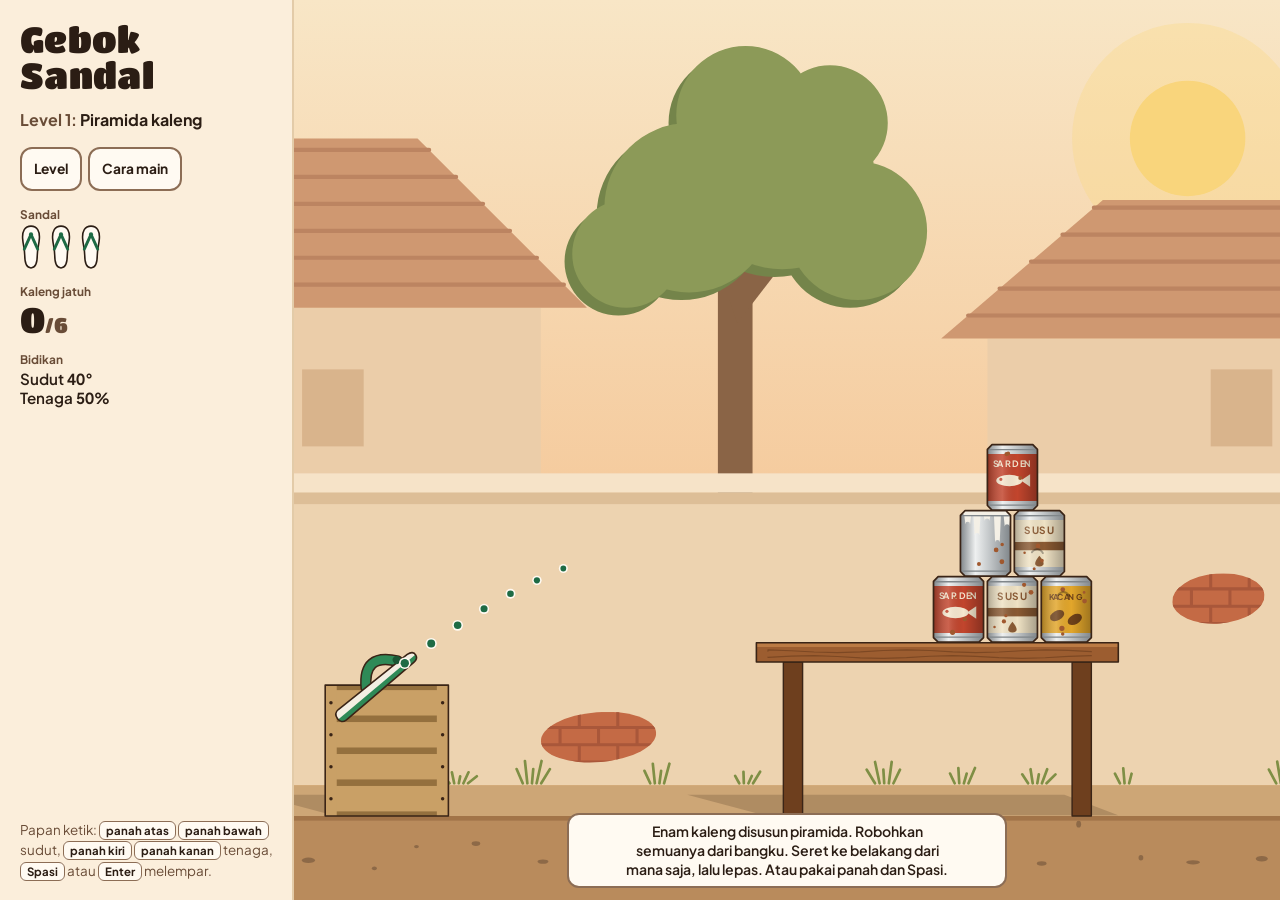
<file: public/games/gebok-sandal/index.html>
<!doctype html>
<html lang="id">
<head>
<meta charset="utf-8">
<meta name="viewport" content="width=device-width, initial-scale=1, viewport-fit=cover">
<link rel="icon" href="/assets/logo.svg" type="image/svg+xml">
<title>Gebok Sandal</title>
<meta name="description" content="Lempar sandal jepit ke susunan kaleng bekas di atas bangku halaman kampung. Tiga sandal per level, jatuhkan semua kaleng ke tanah.">
<link rel="preconnect" href="https://fonts.googleapis.com">
<link rel="preconnect" href="https://fonts.gstatic.com" crossorigin>
<link rel="stylesheet" href="https://fonts.googleapis.com/css2?family=Titan+One&family=Plus+Jakarta+Sans:wght@400;500;600;700&display=swap">
<style>
/* Satu kanvas memenuhi layar. Panel skor menindih kanvas (pita atas di HP potret, kolom kiri di layar lebar),
   dan kamera membingkai halaman di sisa area yang terlihat. */
:root {
  --latar: #FBEEDB;
  --lembar: #FFFAF2;
  --tinta: #2B1D14;
  --tinta-2: #694C37;
  --hijau: #1E6B45;
  --aksen-teks: #FFFFFF;
  --garis: #8C6D55;
  --garis-halus: #E3CBA8;
  --bayang: rgba(43, 29, 20, .22);
  --tirai: rgba(35, 24, 17, .5);
  --font-judul: "Titan One", "Arial Rounded MT Bold", system-ui, sans-serif;
  --font-teks: "Plus Jakarta Sans", system-ui, -apple-system, "Segoe UI", Roboto, sans-serif;
  color-scheme: light;
}
@media (prefers-color-scheme: dark) {
  :root:not([data-theme="light"]) {
    --latar: #1D1714;
    --lembar: #2A211C;
    --tinta: #F5E9D9;
    --tinta-2: #CDB59C;
    --hijau: #8ED3A6;
    --aksen-teks: #10291B;
    --garis: #A88B72;
    --garis-halus: #3A2E26;
    --bayang: rgba(0, 0, 0, .5);
    --tirai: rgba(0, 0, 0, .6);
    color-scheme: dark;
  }
}
:root[data-theme="dark"] {
  --latar: #1D1714;
  --lembar: #2A211C;
  --tinta: #F5E9D9;
  --tinta-2: #CDB59C;
  --hijau: #8ED3A6;
  --aksen-teks: #10291B;
  --garis: #A88B72;
  --garis-halus: #3A2E26;
  --bayang: rgba(0, 0, 0, .5);
  --tirai: rgba(0, 0, 0, .6);
  color-scheme: dark;
}

* { box-sizing: border-box; }
html, body { height: 100%; }
body {
  margin: 0;
  overflow: hidden;
  background: var(--latar);
  color: var(--tinta);
  font-family: var(--font-teks);
  font-size: 15px;
  -webkit-tap-highlight-color: transparent;
}
h1, h2, h3, p, ol, ul { margin: 0; }
button { font: inherit; color: inherit; }
[hidden] { display: none !important; }
.sr { position: absolute; width: 1px; height: 1px; overflow: hidden; clip-path: inset(50%); white-space: nowrap; }

.app { position: relative; height: 100%; overflow: hidden; --lebar-sisi: 0px; }

/* Panggung: kanvas memenuhi app. Seret di mana saja di sini untuk membidik, jadi gulir dan zum sentuh dimatikan. */
.panggung {
  position: absolute;
  inset: 0;
  user-select: none;
  -webkit-user-select: none;
  -webkit-touch-callout: none;
  touch-action: none;
  cursor: grab;
}
.panggung.menarik { cursor: grabbing; }
/* Outline milik panggung tertutup kanvas di atasnya, jadi cincin fokus digambar sebagai lapisan sendiri sesudah kanvas. */
.panggung:focus-visible { outline: none; }
.panggung:focus-visible::after {
  content: "";
  position: absolute;
  inset: 5px 5px 5px calc(var(--lebar-sisi) + 5px);
  border: 3px solid var(--tinta);
  border-radius: 12px;
  pointer-events: none;
}
#kanvas { position: absolute; inset: 0; width: 100%; height: 100%; display: block; }
.petunjuk {
  position: absolute;
  left: calc(var(--lebar-sisi) + 16px);
  right: 16px;
  bottom: max(12px, env(safe-area-inset-bottom, 0px));
  text-align: center;
  font-size: .88rem;
  font-weight: 600;
  line-height: 1.35;
  pointer-events: none;
}
.petunjuk span {
  display: inline-block;
  max-width: 44ch;
  padding: 7px 13px;
  border-radius: 12px;
  border: 2px solid var(--garis);
  background: var(--lembar);
  color: var(--tinta);
  text-wrap: balance;
}
.layar-status {
  position: absolute;
  inset: 0;
  z-index: 6;
  display: grid;
  place-content: center;
  justify-items: center;
  gap: 12px;
  padding: 16px;
  text-align: center;
  background: var(--latar);
}
.layar-status h2 { font-family: var(--font-judul); font-weight: 400; font-size: 1.5rem; }
.layar-status p { max-width: 38ch; color: var(--tinta-2); line-height: 1.5; }

/* Panel skor (HP potret: pita atas) */
.kepala {
  position: absolute;
  z-index: 2;
  top: 0;
  left: 0;
  right: 0;
  display: grid;
  grid-template-columns: minmax(0, 1fr) auto;
  grid-template-areas: "judul tombol" "level level" "skor skor";
  align-items: center;
  gap: 4px 10px;
  padding: max(8px, env(safe-area-inset-top, 0px)) max(14px, env(safe-area-inset-right, 0px)) 8px max(14px, env(safe-area-inset-left, 0px));
  background: var(--latar);
  border-bottom: 2px solid var(--garis-halus);
}
.kepala h1 {
  grid-area: judul;
  font-family: var(--font-judul);
  font-weight: 400;
  font-size: clamp(1.3rem, 1.05rem + 1.1vw, 2.2rem);
  line-height: 1;
  letter-spacing: .01em;
  white-space: nowrap;
}
.tombol-kepala { grid-area: tombol; display: flex; gap: 6px; justify-self: end; }
.tombol-kecil {
  min-height: 44px;
  min-width: 44px;
  padding: 0 12px;
  border-radius: 12px;
  border: 2px solid var(--garis);
  background: var(--lembar);
  font-weight: 700;
  font-size: .86rem;
  cursor: pointer;
  white-space: nowrap;
}
.nama-level { grid-area: level; font-weight: 700; font-size: .9rem; color: var(--tinta-2); min-width: 0; }
.nama-level b { color: var(--tinta); }
.skor { grid-area: skor; display: flex; gap: 18px; align-items: flex-start; min-width: 0; }
.sel { display: grid; gap: 2px; min-width: 0; }
.label { font-size: .74rem; font-weight: 700; color: var(--tinta-2); }
.angka {
  font-family: var(--font-judul);
  font-size: 1.6rem;
  line-height: 1.05;
  font-variant-numeric: tabular-nums;
}
.angka small { font-size: .6em; color: var(--tinta-2); }
.bidikan { display: grid; font-size: .84rem; font-weight: 600; line-height: 1.3; font-variant-numeric: tabular-nums; white-space: nowrap; }
.bidikan b { font-weight: 700; }

/* Sandal tersisa: tampak atas sandal jepit. Yang sudah dilempar tinggal garis putus-putus. */
.deret-sandal { display: flex; gap: 5px; align-items: center; height: 34px; }
.deret-sandal svg { width: 16px; height: 34px; display: block; overflow: visible; }
.deret-sandal .sol { fill: var(--lembar); stroke: var(--tinta); stroke-width: 1.5; }
.deret-sandal .tali { fill: none; stroke: var(--hijau); stroke-width: 2.8; stroke-linecap: round; }
.deret-sandal .pasak { fill: var(--hijau); }
.deret-sandal .habis .sol { fill: none; stroke: var(--tinta-2); stroke-dasharray: 2.6 2.2; }
.deret-sandal .habis .tali, .deret-sandal .habis .pasak { display: none; }

.papan { grid-area: papan; display: none; font-size: .84rem; line-height: 1.55; color: var(--tinta-2); }
kbd {
  font-family: var(--font-teks);
  font-weight: 700;
  font-size: .85em;
  padding: 1px 6px;
  border-radius: 6px;
  border: 1.5px solid var(--garis);
  background: var(--lembar);
  color: var(--tinta);
  white-space: nowrap;
}
.ada-hasil .kepala { visibility: hidden; }

/* Lembar hasil. Garis atas hijau tebal meniru tali sandal; bayangan menandai ia mengapung di atas halaman. */
.hasil {
  position: absolute;
  z-index: 4;
  left: max(12px, env(safe-area-inset-left, 0px));
  right: max(12px, env(safe-area-inset-right, 0px));
  bottom: max(12px, env(safe-area-inset-bottom, 0px));
  max-height: calc(100% - 24px);
  overflow: auto;
  display: grid;
  gap: 8px;
  padding: 13px 16px 14px;
  border-radius: 18px;
  border: 2px solid var(--garis);
  border-top: 7px solid var(--hijau);
  background: var(--lembar);
  box-shadow: 0 12px 30px var(--bayang);
}
.hasil h2 { font-family: var(--font-judul); font-weight: 400; font-size: 1.4rem; line-height: 1.1; }
.hasil h2:focus { outline: none; }
.sebab, .saran { line-height: 1.4; font-size: .92rem; }
.saran { color: var(--tinta-2); }
.saran b { color: var(--tinta); }
.baris-angka { display: flex; flex-wrap: wrap; gap: 4px 24px; }
.angka-hasil { display: grid; gap: 1px; }
.angka-hasil span { font-size: .76rem; font-weight: 700; color: var(--tinta-2); }
.angka-hasil strong { font-family: var(--font-judul); font-weight: 400; font-size: 1.55rem; line-height: 1.05; font-variant-numeric: tabular-nums; }
.catatan { font-size: .86rem; color: var(--tinta-2); line-height: 1.4; }
.baris-tombol { display: grid; grid-template-columns: 1fr 1fr; gap: 8px; }
.tombol {
  min-height: 48px;
  padding: 0 14px;
  border-radius: 14px;
  border: 2px solid var(--garis);
  background: transparent;
  font-weight: 700;
  cursor: pointer;
}
.tombol.utama {
  border-color: var(--hijau);
  background: var(--hijau);
  color: var(--aksen-teks);
  font-family: var(--font-judul);
  font-weight: 400;
  font-size: 1.15rem;
  letter-spacing: .01em;
}
.tombol:active, .tombol-kecil:active, .tombol-level:active { transform: translateY(1px); }
.tombol:focus-visible, .tombol-kecil:focus-visible, .tautan:focus-visible, .tombol-level:focus-visible { outline: 3px solid var(--tinta); outline-offset: 3px; }

/* Dialog */
dialog {
  width: min(640px, calc(100vw - 32px));
  max-height: calc(100dvh - 24px);
  overflow: auto;
  border: 2px solid var(--garis);
  border-top: 7px solid var(--hijau);
  border-radius: 20px;
  padding: 16px 20px 14px;
  background: var(--lembar);
  color: var(--tinta);
  box-shadow: 0 16px 40px var(--bayang);
}
dialog::backdrop { background: var(--tirai); }
.isi-dialog { display: grid; gap: 10px; line-height: 1.45; font-size: .93rem; }
.isi-dialog h2 { font-family: var(--font-judul); font-weight: 400; font-size: 1.55rem; line-height: 1.1; }
/* Judul hanya menerima fokus awal supaya dialog terbuka dari atas; ia bukan kontrol, jadi tanpa cincin. */
.isi-dialog h2:focus { outline: none; }
.isi-dialog h3 { font-size: 1rem; font-weight: 700; }
.isi-dialog ol, .isi-dialog ul { padding-left: 1.3em; display: grid; gap: 3px; }
.isi-dialog .kecil { font-size: .86rem; color: var(--tinta-2); }
.tautan { color: inherit; text-underline-offset: 2px; }
.isi-dialog form { display: flex; justify-content: flex-end; }

.daftar-level { list-style: none; padding: 0 !important; display: grid; gap: 8px !important; }
.tombol-level {
  width: 100%;
  min-height: 52px;
  display: grid;
  grid-template-columns: 2.2rem minmax(0, 1fr);
  grid-template-areas: "no nama" "no status";
  align-items: center;
  column-gap: 10px;
  padding: 6px 12px;
  border-radius: 14px;
  border: 2px solid var(--garis);
  background: transparent;
  text-align: left;
  cursor: pointer;
}
.tombol-level .no { grid-area: no; font-family: var(--font-judul); font-size: 1.35rem; text-align: center; }
.tombol-level .nama { grid-area: nama; font-weight: 700; }
.tombol-level .status { grid-area: status; font-size: .82rem; color: var(--tinta-2); }
.tombol-level[aria-current="true"] { border-color: var(--hijau); border-width: 3px; }
.tombol-level:disabled { cursor: not-allowed; border-style: dashed; }

/* Layar lebar: panel skor menjadi kolom kiri, lembar hasil menempati kolom itu. */
@media (orientation: landscape) and (min-width: 700px) {
  .app { --lebar-sisi: clamp(240px, 23vw, 300px); }
  .kepala {
    right: auto;
    bottom: 0;
    width: var(--lebar-sisi);
    grid-template-columns: minmax(0, 1fr);
    grid-template-areas: "judul" "level" "tombol" "skor" "papan";
    grid-template-rows: auto auto auto auto 1fr;
    align-items: start;
    align-content: start;
    gap: 16px;
    padding: max(22px, env(safe-area-inset-top, 0px)) 18px max(18px, env(safe-area-inset-bottom, 0px)) max(20px, env(safe-area-inset-left, 0px));
    border-bottom: 0;
    border-right: 2px solid var(--garis-halus);
    overflow: auto;
  }
  .kepala h1 { font-size: clamp(1.8rem, 1.1rem + 1.4vw, 2.4rem); white-space: normal; }
  .nama-level { font-size: 1rem; line-height: 1.35; }
  .tombol-kepala { justify-self: start; flex-wrap: wrap; }
  .skor { display: grid; gap: 14px; }
  .angka { font-size: 2.2rem; }
  .deret-sandal { gap: 8px; height: 46px; }
  .deret-sandal svg { width: 22px; height: 46px; }
  .bidikan { font-size: .95rem; }
  .papan { display: block; align-self: end; }
  .hasil {
    left: max(12px, env(safe-area-inset-left, 0px));
    right: auto;
    top: 12px;
    bottom: auto;
    width: calc(var(--lebar-sisi) - 24px);
    gap: 11px;
    padding: 16px 16px 16px;
  }
  .hasil h2 { font-size: 1.6rem; }
  .sebab, .saran { font-size: .97rem; line-height: 1.5; }
  .angka-hasil strong { font-size: 1.9rem; }
  .baris-tombol { grid-template-columns: 1fr; }
}
/* HP mendatar: tinggi layar sempit, jadi panel dan lembar hasil dirapatkan. */
@media (orientation: landscape) and (min-width: 700px) and (max-height: 520px) {
  .kepala { gap: 8px; padding-top: 12px; padding-bottom: 12px; }
  .kepala h1 { font-size: 1.5rem; }
  .angka { font-size: 1.7rem; }
  .papan { display: none; }
  .hasil { width: min(440px, 52vw); top: 10px; gap: 6px; padding: 12px 14px; max-height: calc(100% - 20px); }
  .hasil h2 { font-size: 1.3rem; }
  .sebab, .saran { font-size: .86rem; line-height: 1.35; }
  .angka-hasil strong { font-size: 1.4rem; }
  .baris-tombol { grid-template-columns: 1fr 1fr; }
  .tombol { min-height: 46px; }
}
@media (prefers-reduced-motion: reduce) {
  .tombol:active, .tombol-kecil:active, .tombol-level:active { transform: none; }
}
</style>
</head>
<body>
<div class="app" id="app">
  <header class="kepala" id="kepala">
    <h1>Gebok Sandal</h1>
    <div class="tombol-kepala">
      <button class="tombol-kecil" id="tombol-level" type="button" aria-haspopup="dialog">Level</button>
      <button class="tombol-kecil" id="tombol-cara" type="button" aria-haspopup="dialog">Cara main</button>
    </div>
    <p class="nama-level" id="nama-level">Level 1: <b>Piramida kaleng</b></p>
    <div class="skor">
      <div class="sel">
        <span class="label">Sandal</span>
        <span class="deret-sandal" id="deret-sandal" role="img" aria-label="3 dari 3 sandal tersisa"></span>
      </div>
      <div class="sel">
        <span class="label">Kaleng jatuh</span>
        <span class="angka" id="angka-kaleng">0<small>/6</small></span>
      </div>
      <div class="sel">
        <span class="label">Bidikan</span>
        <span class="bidikan"><span>Sudut <b id="teks-sudut">40°</b></span><span>Tenaga <b id="teks-tenaga">50%</b></span></span>
      </div>
    </div>
    <p class="papan">Papan ketik: <kbd>panah atas</kbd> <kbd>panah bawah</kbd> sudut, <kbd>panah kiri</kbd> <kbd>panah kanan</kbd> tenaga, <kbd>Spasi</kbd> atau <kbd>Enter</kbd> melempar.</p>
  </header>

  <main class="panggung" id="panggung" tabindex="0" role="application" aria-roledescription="halaman kampung"
    aria-label="Halaman kampung dengan kaleng di atas bangku. Panah atas dan bawah mengubah sudut, panah kiri dan kanan mengubah tenaga, Spasi atau Enter melempar sandal."
    aria-describedby="pengumum">
    <canvas id="kanvas" aria-hidden="true"></canvas>
    <p class="petunjuk" id="petunjuk"><span id="teks-petunjuk">Seret ke belakang dari mana saja, lalu lepas untuk melempar.</span></p>
    <div class="layar-status" id="layar-status" role="status">
      <h2 id="status-judul">Menyiapkan halaman</h2>
      <p id="status-isi">Bangku dan kaleng sedang disusun.</p>
      <button class="tombol" id="tombol-muat" type="button" hidden>Muat ulang halaman</button>
    </div>
  </main>

  <section class="hasil" id="hasil" aria-labelledby="judul-hasil" hidden>
    <h2 id="judul-hasil" tabindex="-1">Bangku bersih!</h2>
    <p class="sebab" id="sebab"></p>
    <p class="saran" id="baris-saran"><b>Saran:</b> <span id="saran"></span></p>
    <div class="baris-angka">
      <div class="angka-hasil"><span>Kaleng jatuh</span><strong id="hasil-kaleng">0/6</strong></div>
      <div class="angka-hasil"><span>Sandal tersisa</span><strong id="hasil-sandal">0</strong></div>
    </div>
    <p class="catatan" id="catatan"></p>
    <div class="baris-tombol">
      <button class="tombol utama" id="tombol-utama" type="button">Lempar lagi</button>
      <button class="tombol" id="tombol-kedua" type="button">Pilih level</button>
    </div>
  </section>

  <p class="sr" id="pengumum" aria-live="polite"></p>
</div>

<dialog id="dialog-cara" aria-labelledby="judul-cara">
  <div class="isi-dialog">
    <h2 id="judul-cara" tabindex="-1" autofocus>Cara main</h2>
    <ol>
      <li>Kaleng bekas disusun di atas bangku. Jatuhkan semuanya dari bangku sampai menyentuh tanah.</li>
      <li>Seret ke belakang, menjauhi bangku, seperti menarik ketapel. Boleh mulai dari sandal di atas peti atau dari mana saja di halaman. Arah tarikan menentukan sudut, panjang tarikan menentukan tenaga. Lepas untuk melempar.</li>
      <li>Titik hijau hanya menunjukkan awal lintasan. Sisanya kamu yang memperkirakan.</li>
      <li>Tiap level dapat 3 sandal. Kalau sandal habis dan masih ada kaleng di bangku, kamu akan diberi tahu sebabnya dan satu saran.</li>
    </ol>
    <h3>Papan ketik</h3>
    <ul>
      <li><kbd>panah atas</kbd> dan <kbd>panah bawah</kbd> mengubah sudut 1 derajat.</li>
      <li><kbd>panah kanan</kbd> dan <kbd>panah kiri</kbd> menambah atau mengurangi tenaga 1 persen.</li>
      <li>Tahan <kbd>Shift</kbd> untuk lompat 5 derajat atau 5 persen.</li>
      <li><kbd>Spasi</kbd> atau <kbd>Enter</kbd> melempar sandal.</li>
      <li><kbd>Tab</kbd> berpindah ke tombol, <kbd>Escape</kbd> menutup dialog ini.</li>
    </ul>
    <h3>Perlu diingat</h3>
    <ul>
      <li>Pot bunga berisi tanah, berat, dan tidak bisa digeser.</li>
      <li>Kucing boleh tersenggol kaleng, tapi jangan sampai kena sandal.</li>
      <li>Level berikutnya terbuka setelah bangku bersih. Kemajuan hanya disimpan di peramban ini.</li>
    </ul>
    <p class="kecil">Fisika memakai <a class="tautan" href="https://piqnt.com/planck.js/" target="_blank" rel="noopener">planck.js</a> (lisensi MIT). Semua gambar dan label kaleng digambar sendiri, bukan merek sungguhan.</p>
    <form method="dialog"><button class="tombol" type="submit">Kembali melempar</button></form>
  </div>
</dialog>

<dialog id="dialog-level" aria-labelledby="judul-level">
  <div class="isi-dialog">
    <h2 id="judul-level">Pilih level</h2>
    <p class="kecil">Level berikutnya terbuka setelah bangku sebelumnya bersih. Memilih level yang sedang dimainkan akan mengulangnya dari awal.</p>
    <ol class="daftar-level" id="daftar-level"></ol>
    <form method="dialog"><button class="tombol" type="submit">Kembali melempar</button></form>
  </div>
</dialog>

<script src="planck.min.js"></script>
<script>
(() => {
'use strict';
const $ = s => document.querySelector(s);
const el = {
  app: $('#app'), panggung: $('#panggung'), kanvas: $('#kanvas'), petunjuk: $('#petunjuk'), teksPetunjuk: $('#teks-petunjuk'),
  status: $('#layar-status'), statusJudul: $('#status-judul'), statusIsi: $('#status-isi'), tombolMuat: $('#tombol-muat'),
  kepala: $('#kepala'), namaLevel: $('#nama-level'), deretSandal: $('#deret-sandal'), angkaKaleng: $('#angka-kaleng'),
  teksSudut: $('#teks-sudut'), teksTenaga: $('#teks-tenaga'),
  hasil: $('#hasil'), judulHasil: $('#judul-hasil'), sebab: $('#sebab'), barisSaran: $('#baris-saran'), saran: $('#saran'),
  hasilKaleng: $('#hasil-kaleng'), hasilSandal: $('#hasil-sandal'), catatan: $('#catatan'),
  tombolUtama: $('#tombol-utama'), tombolKedua: $('#tombol-kedua'),
  tombolCara: $('#tombol-cara'), tombolLevel: $('#tombol-level'), dialogCara: $('#dialog-cara'), dialogLevel: $('#dialog-level'),
  daftarLevel: $('#daftar-level'), pengumum: $('#pengumum')
};

el.tombolMuat.addEventListener('click', () => location.reload());
if (typeof planck === 'undefined') {
  el.statusJudul.textContent = 'Mesin fisika tidak termuat';
  el.statusIsi.textContent = 'Berkas planck.min.js gagal diambil. Periksa sambungan internet, lalu muat ulang halaman.';
  el.tombolMuat.hidden = false;
  return;
}
const pl = planck;

// Satuan dunia: cm dan detik, sumbu y ke atas, 0 = permukaan tanah.
const S = 0.1; // 1 satuan planck = 10 cm: kaleng jadi 1,3 x 1,7 satuan, ukuran yang paling stabil untuk pemecah Box2D
const K = {
  gravitasi: 520,        // cm/s², setengah gravitasi bumi supaya lengkung lemparan masih terbaca mata
  langkah: 1 / 120,
  iterasiKecepatan: 10,
  iterasiPosisi: 8,
  jumlahSandal: 3,
  lajuMin: 140,          // cm/s pada tenaga 0
  lajuMaks: 500,         // cm/s pada tenaga 100%
  sudutMin: -10,
  sudutMaks: 80,
  tenagaMin: 0.12,       // tarikan lebih pendek dari ini dianggap batal
  tarikMundur: 7,        // cm sandal bergeser ke belakang saat ditarik penuh
  putarMin: 7,           // rad/s putaran sandal, makin kuat makin cepat
  putarMaks: 15,
  pratinjau: 0.2,        // detik awal lintasan yang ditampilkan
  tenangLaju: 3,         // cm/s
  tenangPutar: 0.5,      // rad/s
  lamaMin: 1.0,          // detik paling cepat sebuah lemparan dinilai
  lamaMaks: 7,           // setelah ini lemparan dinilai walau masih ada yang bergerak
  lamaBersih: 1.4,       // jeda setelah kaleng terakhir jatuh sebelum dinyatakan menang
  lamaHasil: 0.9,
  lamaFisikaSelesai: 5,
  bingkaiKiri: -24,      // cm yang selalu terlihat mendatar: peti pelempar sampai ujung bangku terjauh
  bingkaiKanan: 232,
  tinggiPandang: 180,    // cm minimum di atas tanah yang terlihat
  presim: 2              // detik simulasi diam-diam sebelum level tampil, supaya susunan sudah tenang dan tidur
};
const KALENG = { w: 13, h: 17, potong: 1.2, massaJenis: 0.5, gesek: 0.4, pantul: 0.12 };
const SANDAL = {
  v: [[-13.2, -0.2], [-12.4, -1.7], [11.6, -1.5], [13, -0.5], [12.6, 1.1], [-12, 1.7]],
  massaJenis: 5, gesek: 0.7, pantul: 0.3
};
const PETI = { x0: -16, x1: 16, tinggi: 34 };
const ISTIRAHAT = { x: 0, y: PETI.tinggi + 1.7 };
const LONTAR = { x: 0, y: PETI.tinggi + 2 };

function piramida(cx, alas, n) {
  const hasil = [], d = KALENG.w + 1;
  for (let baris = 0; baris < n; baris++) {
    const isi = n - baris;
    for (let i = 0; i < isi; i++) hasil.push({ x: cx + (i - (isi - 1) / 2) * d, y: alas + KALENG.h / 2 + baris * (KALENG.h + 0.02) + 0.02 });
  }
  return hasil;
}
function menara(cx, alas, n) {
  return Array.from({ length: n }, (_, i) => ({ x: cx, y: alas + KALENG.h / 2 + i * (KALENG.h + 0.02) + 0.02 }));
}
// Susunan selalu dekat ujung kanan bangku, seperti rak lempar kaleng: kaleng yang terdorong ke belakang langsung jatuh,
// sedangkan bagian kiri bangku yang kosong menjadi tempat mendarat lemparan yang kurang jauh.
const ALAS_PAPAN = 45 + KALENG.h + 3 + 0.06;
const LEVEL = [
  {
    nama: 'Piramida kaleng', pesan: 'Enam kaleng disusun piramida. Robohkan semuanya dari bangku.',
    bangku: [{ x0: 96, x1: 190, tinggi: 45 }], kaleng: piramida(162.5, 45, 3)
  },
  {
    nama: 'Menara kaleng', pesan: 'Lima kaleng ditumpuk tegak. Kaleng paling bawah juga harus jatuh.',
    bangku: [{ x0: 96, x1: 190, tinggi: 45 }], kaleng: menara(176, 45, 5)
  },
  {
    nama: 'Dua bangku', pesan: 'Dingklik pendek di depan, bangku tinggi di belakang. Dua-duanya harus bersih.',
    bangku: [{ x0: 78, x1: 130, tinggi: 32, jenis: 'dingklik' }, { x0: 154, x1: 212, tinggi: 56 }],
    kaleng: [...piramida(110.5, 32, 2), ...piramida(192.5, 56, 2)]
  },
  {
    nama: 'Di balik pot', pesan: 'Pot bunga yang berat menghalangi. Lempar melengkung lewat atasnya.',
    bangku: [{ x0: 96, x1: 196, tinggi: 45 }], pot: { x: 122 }, kaleng: piramida(168.5, 45, 3)
  },
  {
    nama: 'Kucing tidur', pesan: 'Ada kucing tidur di ujung bangku. Jangan sampai kena sandal.',
    bangku: [{ x0: 86, x1: 200, tinggi: 45 }], kucing: { x: 106 }, kaleng: piramida(172.5, 45, 3)
  },
  {
    nama: 'Papan titian', pesan: 'Papan ditopang dua kaleng. Robohkan penopangnya, yang di atas ikut jatuh.',
    bangku: [{ x0: 96, x1: 196, tinggi: 45 }],
    papan: { x: 165, y: 45 + KALENG.h + 1.5 + 0.04, panjang: 54, tebal: 3 },
    kaleng: [
      ...menara(147, 45, 1), ...menara(183, 45, 1),
      ...[151, 165, 179].map(x => ({ x, y: ALAS_PAPAN + KALENG.h / 2 })),
      ...[158, 172].map(x => ({ x, y: ALAS_PAPAN + KALENG.h * 1.5 + 0.02 }))
    ]
  }
];

// Label kaleng rekaan: hanya nama isi yang umum, tanpa merek.
const LABEL = {
  sarden: { dasar: '#C2452D', motif: '#F6E8CF', teks: 'SARDEN' },
  susu: { dasar: '#EFE2C4', motif: '#8A5A33', teks: 'SUSU' },
  kacang: { dasar: '#E2A62B', motif: '#6E4119', teks: 'KACANG' },
  cat: { dasar: null, motif: '#F4F0E6', teks: '' }
};
const URUTAN_LABEL = ['sarden', 'susu', 'kacang', 'cat', 'susu', 'sarden', 'kacang'];

// Warna dunia. Benda (kaleng, sandal, kucing, pot) sama di dua tema; lingkungan punya versi sore dan magrib.
const BENDA = {
  logam: '#C3C7C9', logamTerang: '#EEF0F0', logamGelap: '#80868A', karat: '#A0582E',
  sol: '#F4EFE3', tali: '#2F8A57', taliGelap: '#1B5634',
  pot: '#B95C34', potGelap: '#8E4323', potTanah: '#4E3220', daunPot: '#5E8A3E', daunPotGelap: '#44682B', bunga: '#E06A3A',
  kucing: '#E49A4B', kucingBelang: '#B9682A', kucingPutih: '#F8F1E6', hidung: '#D77C78',
  papan: '#C08850', papanGelap: '#946234'
};
const DUNIA = {
  terang: {
    ...BENDA,
    langitAtas: '#F8E6C6', langitBawah: '#F3B983', matahari: '#F9D57C', halo: 'rgba(249, 213, 124, .32)',
    atap: '#CF9871', atapGaris: '#BC8461', rumah: '#EBCDA9', jendela: '#D9B48C',
    daun: '#8C9A58', daunGelap: '#74844A', batang: '#8A6446',
    tembok: '#EDD3B0', tembokAtas: '#F6E3C8', tembokBayang: '#DDBE97', bata: '#C46A45', bataGaris: '#A9573A',
    tanah: '#B98B5C', tanahAtas: '#CDA676', tanahGelap: '#A27448', kerikil: '#8D6947', rumput: '#7F8F45',
    kayu: '#9C5D30', kayuTerang: '#BC7B44', kayuGelap: '#6E3F1E', serat: '#7D4823',
    peti: '#C9A066', petiGelap: '#94703E',
    garis: '#3A2416', bayangan: 'rgba(58, 36, 22, .2)', debu: '214, 182, 140', redup: null
  },
  gelap: {
    ...BENDA,
    langitAtas: '#17120F', langitBawah: '#40281A', matahari: '#EADFC6', halo: 'rgba(234, 223, 198, .12)',
    atap: '#33251D', atapGaris: '#3E2D23', rumah: '#2C221C', jendela: '#E3B25E',
    daun: '#303D25', daunGelap: '#26311D', batang: '#33261B',
    tembok: '#3E3127', tembokAtas: '#4C3D31', tembokBayang: '#332820', bata: '#653829', bataGaris: '#4C281C',
    tanah: '#4C3828', tanahAtas: '#5B4532', tanahGelap: '#3D2C1F', kerikil: '#2F2319', rumput: '#3E4826',
    kayu: '#74431F', kayuTerang: '#8A5428', kayuGelap: '#4E2D15', serat: '#5A3319',
    peti: '#80603A', petiGelap: '#5A4228',
    garis: '#120B07', bayangan: 'rgba(0, 0, 0, .3)', debu: '120, 96, 72', redup: 'rgba(16, 10, 6, .26)'
  }
};

function buatAcak(benih) {
  let a = benih >>> 0;
  return () => {
    a = (a + 0x6D2B79F5) >>> 0;
    let t = a;
    t = Math.imul(t ^ (t >>> 15), t | 1);
    t ^= t + Math.imul(t ^ (t >>> 7), t | 61);
    return ((t ^ (t >>> 14)) >>> 0) / 4294967296;
  };
}
const batasi = (v, a, b) => Math.min(b, Math.max(a, v));
const KE = ['pertama', 'kedua', 'ketiga'];

// Hiasan latar tetap (kerikil, rumput, petak bata) dibuat sekali dengan benih tetap supaya tidak berkedip antar bingkai.
const HIAS = (() => {
  const r = buatAcak(7);
  const kerikil = [], rumput = [];
  for (let x = -120; x < 420; x += 7 + r() * 11) kerikil.push({ x, y: -2 - r() * 14, rx: 0.6 + r() * 1.2, ry: 0.4 + r() * 0.5 });
  for (let x = -120; x < 420; x += 9 + r() * 16) kerikil.push({ x, y: -18 - r() * 60, rx: 0.8 + r() * 1.6, ry: 0.5 + r() * 0.7 });
  for (let x = -110; x < 420; x += 18 + r() * 30) rumput.push({ x, n: 3 + Math.floor(r() * 3), t: 2.5 + r() * 3 });
  return { kerikil, rumput };
})();

const KUNCI = 'gebok-sandal:kemajuan';
function bacaKemajuan() {
  try {
    const v = JSON.parse(localStorage.getItem(KUNCI));
    if (v && Number.isInteger(v.terbuka)) {
      const terbaik = {};
      if (v.terbaik && typeof v.terbaik === 'object') for (const [k, n] of Object.entries(v.terbaik)) if (Number.isInteger(n)) terbaik[k] = n;
      return { terbuka: batasi(v.terbuka, 1, LEVEL.length), terbaik, terakhir: batasi(Number.isInteger(v.terakhir) ? v.terakhir : 1, 1, LEVEL.length) };
    }
  } catch (e) { /* penyimpanan diblokir atau rusak: mulai dari level 1 */ }
  return { terbuka: 1, terbaik: {}, terakhir: 1 };
}
let kemajuan = bacaKemajuan();
function simpanKemajuan() {
  try { localStorage.setItem(KUNCI, JSON.stringify(kemajuan)); return true; } catch (e) { return false; }
}

let dunia, kaleng = [], sandal = [], statis = [], papan = null, levelIdx = 0, lv = LEVEL[0];
let status = 'bidik', jeda = false, beku = false, waktu = 0, akumulasi = 0, fisikaBeku = false;
let sandalSisa = K.jumlahSandal, lemparan = null, riwayat = [], penyebab = null, jumlahJatuh = 0, tJatuhTerakhir = 0;
let tSelesai = 0, waktuHasil = 0, batasJatuh = 0;
const bidik = { sudut: 40, tenaga: 0.5 };
const kucing = { ada: false, x: 0, alas: 0, bangun: false, kaget: 0 };
let tarik = null, partikel = [], waktuHias = 0, teksPetunjukSampai = 0, modeKartu = false;
// Jejak lintasan lemparan terakhir tetap terlihat saat membidik lagi: pemain menakar dari lemparan sebelumnya,
// bukan dari pratinjau lengkap.
let jejakLalu = [];

const reduksi = matchMedia('(prefers-reduced-motion: reduce)');
let gerakHias = !reduksi.matches;
reduksi.addEventListener('change', () => { gerakHias = !reduksi.matches; });

function kotak(badan, x0, y0, x1, y1, opsi) {
  badan.createFixture(pl.Box((x1 - x0) / 2 * S, (y1 - y0) / 2 * S, pl.Vec2((x0 + x1) / 2 * S, (y0 + y1) / 2 * S), 0), opsi);
}
const poligon = titik => pl.Polygon(titik.map(([x, y]) => pl.Vec2(x * S, y * S)));
// Sudut kaleng dipotong sedikit seperti bibir kaleng: tetap bisa ditumpuk rapat, tapi lebih mudah terguling saat didorong.
const V_KALENG = (() => {
  const w = KALENG.w / 2, h = KALENG.h / 2, c = KALENG.potong;
  return [[-w + c, -h], [w - c, -h], [w, -h + c], [w, h - c], [w - c, h], [-w + c, h], [-w, h - c], [-w, -h + c]];
})();
const V_POT = [[-9, 0], [9, 0], [12, 22], [13, 22], [13, 26], [-13, 26], [-13, 22], [-12, 22]];
const V_KUCING = [[-19, 0], [18, 0], [18, 7], [13, 13], [4, 15.5], [-8, 16.5], [-16, 15], [-19, 9]];

function buatDunia() {
  dunia = new pl.World({ gravity: pl.Vec2(0, -K.gravitasi * S) });
  const tanah = dunia.createBody({ type: 'static' });
  tanah.setUserData({ peran: 'tanah' });
  kotak(tanah, -1200, -60, 2400, 0, { friction: 0.8, restitution: 0.1 });
  statis = [];
  for (const b of lv.bangku) {
    const badan = dunia.createBody({ type: 'static' });
    const tebal = b.jenis === 'dingklik' ? 4 : 5, masuk = b.jenis === 'dingklik' ? 4 : 7, kaki = 5;
    const data = { peran: 'bangku', ...b, tebal, masuk, kaki };
    badan.setUserData(data);
    const opsi = { friction: 0.6, restitution: 0.05 };
    kotak(badan, b.x0, b.tinggi - tebal, b.x1, b.tinggi, opsi);
    kotak(badan, b.x0 + masuk, 0, b.x0 + masuk + kaki, b.tinggi - tebal, opsi);
    kotak(badan, b.x1 - masuk - kaki, 0, b.x1 - masuk, b.tinggi - tebal, opsi);
    statis.push(data);
  }
  const alasDi = x => { const b = lv.bangku.find(q => x >= q.x0 && x <= q.x1); return b ? b.tinggi : 0; };
  if (lv.pot) {
    const alas = alasDi(lv.pot.x);
    const badan = dunia.createBody({ type: 'static', position: pl.Vec2(lv.pot.x * S, alas * S) });
    const data = { peran: 'pot', x: lv.pot.x, alas };
    badan.setUserData(data);
    badan.createFixture(poligon(V_POT), { friction: 0.7, restitution: 0.05 });
    statis.push(data);
  }
  kucing.ada = !!lv.kucing; kucing.bangun = false; kucing.kaget = 0;
  if (lv.kucing) {
    kucing.x = lv.kucing.x; kucing.alas = alasDi(lv.kucing.x);
    const badan = dunia.createBody({ type: 'static', position: pl.Vec2(kucing.x * S, kucing.alas * S) });
    badan.setUserData({ peran: 'kucing' });
    badan.createFixture(poligon(V_KUCING), { friction: 0.9, restitution: 0 });
  }
  papan = null;
  if (lv.papan) {
    const p = lv.papan;
    const badan = dunia.createBody({ type: 'dynamic', position: pl.Vec2(p.x * S, p.y * S), angularDamping: 0.1 });
    badan.createFixture(pl.Box(p.panjang / 2 * S, p.tebal / 2 * S), { density: 0.6, friction: 0.6, restitution: 0.05 });
    papan = { peran: 'papan', badan, ...p };
    badan.setUserData(papan);
  }
  const acak = buatAcak(31 + levelIdx * 17);
  kaleng = lv.kaleng.map((p, i) => {
    const badan = dunia.createBody({ type: 'dynamic', position: pl.Vec2(p.x * S, p.y * S), angularDamping: 0.1, linearDamping: 0.05 });
    badan.createFixture(poligon(V_KALENG), { density: KALENG.massaJenis, friction: KALENG.gesek, restitution: KALENG.pantul });
    const karat = [];
    for (let j = 0; j < 3 + Math.floor(acak() * 3); j++) karat.push({ x: (acak() - 0.5) * 10, y: (acak() - 0.5) * 14, r: 0.25 + acak() * 0.45 });
    const k = {
      peran: 'kaleng', badan, no: i + 1, label: URUTAN_LABEL[(i + levelIdx * 2) % URUTAN_LABEL.length],
      jatuh: false, kenaTanah: false, karat, penyok: acak() < 0.5 ? { x: (acak() - 0.5) * 6, y: (acak() - 0.5) * 8 } : null
    };
    badan.setUserData(k);
    return k;
  });
  batasJatuh = Math.min(...lv.bangku.map(b => b.tinggi)) - 8;
  sandal = [];
  dunia.on('begin-contact', tanganiKontak);
  for (let i = 0, n = Math.round(K.presim / K.langkah); i < n; i++) dunia.step(K.langkah, K.iterasiKecepatan, K.iterasiPosisi);
  for (const k of kaleng) k.awal = posisi(k);
  waktu = 0;
}

function tanganiKontak(kontak) {
  const a = kontak.getFixtureA().getBody().getUserData(), b = kontak.getFixtureB().getBody().getUserData();
  if (!a || !b) return;
  for (const [x, y] of [[a, b], [b, a]]) {
    if (x.peran === 'kaleng') {
      if (y.peran === 'tanah') x.kenaTanah = true;
      if (y.peran === 'kucing' && !kucing.bangun) kucing.kaget = 1;
    }
    if (x.peran === 'sandal' && lemparan && x === lemparan.sandal) {
      const L = lemparan, p = x.badan.getPosition(), v = x.badan.getLinearVelocity();
      if (!L.pertama) L.pertama = { peran: y.peran, x: p.x / S, y: p.y / S, tinggi: y.tinggi, vy: v.y / S };
      if (y.peran === 'kaleng' || y.peran === 'papan') { L.kenaKaleng = true; L.lajuKena = Math.max(L.lajuKena, Math.hypot(v.x, v.y) / S); }
      if (y.peran === 'kucing') L.kenaKucing = true;
    }
  }
}

function posisi(k) { const p = k.badan.getPosition(); return { x: p.x / S, y: p.y / S, a: k.badan.getAngle() }; }

function sudutRad() { return bidik.sudut * Math.PI / 180; }
function lajuLontar() { return K.lajuMin + (K.lajuMaks - K.lajuMin) * bidik.tenaga; }
// Sandal ikut mundur sedikit saat ditarik; lemparan dan pratinjau berangkat dari titik ini.
function titikLontar() {
  const r = sudutRad(), m = K.tarikMundur * bidik.tenaga;
  return { x: LONTAR.x - Math.cos(r) * m, y: LONTAR.y - Math.sin(r) * m };
}

function mulaiLevel(i) {
  levelIdx = batasi(i, 0, LEVEL.length - 1);
  lv = LEVEL[levelIdx];
  kemajuan.terakhir = levelIdx + 1;
  simpanKemajuan();
  buatDunia();
  status = 'bidik';
  sandalSisa = K.jumlahSandal;
  lemparan = null; riwayat = []; penyebab = null; jumlahJatuh = 0; tJatuhTerakhir = 0; jejakLalu = [];
  partikel = []; akumulasi = 0; fisikaBeku = false; beku = false; tarik = null;
  el.panggung.classList.remove('menarik');
  el.hasil.hidden = true;
  el.app.classList.remove('ada-hasil');
  const kontrol = levelIdx === 0 ? ' Seret ke belakang dari mana saja, lalu lepas. Atau pakai panah dan Spasi.' : '';
  tampilPetunjuk(lv.pesan + kontrol, Infinity);
  perbaruiHud(true);
  hitungArea();
  kam.siap = false;
  umumkan(`Level ${levelIdx + 1}: ${lv.nama}. ${lv.pesan} ${kaleng.length} kaleng, 3 sandal.`);
}

function bisaLempar() { return status === 'bidik' && !jeda && !beku; }

function lempar() {
  if (!bisaLempar()) return false;
  if (bidik.tenaga < K.tenagaMin) {
    tampilPetunjuk('Tenaganya terlalu kecil. Tarik lebih jauh, atau tekan panah kanan.', 2.2);
    return false;
  }
  const P = titikLontar(), r = sudutRad(), v = lajuLontar();
  const kotakAwal = kotakKaleng();
  const badan = dunia.createBody({ type: 'dynamic', position: pl.Vec2(P.x * S, P.y * S), angle: r, bullet: true, angularDamping: 0.05 });
  badan.createFixture(poligon(SANDAL.v), { density: SANDAL.massaJenis, friction: SANDAL.gesek, restitution: SANDAL.pantul });
  badan.setLinearVelocity(pl.Vec2(v * Math.cos(r) * S, v * Math.sin(r) * S));
  badan.setAngularVelocity(-(K.putarMin + (K.putarMaks - K.putarMin) * bidik.tenaga));
  const ke = K.jumlahSandal - sandalSisa;
  const s = { peran: 'sandal', badan, ke };
  badan.setUserData(s);
  sandal.push(s);
  sandalSisa--;
  lemparan = {
    sandal: s, ke, t0: waktu, sudut: bidik.sudut, tenaga: bidik.tenaga, pertama: null,
    kenaKaleng: false, kenaKucing: false, lajuKena: 0, puncak: P.y, jatuh: [], kotakAwal, jejak: [{ x: P.x, y: P.y }], langkah: 0
  };
  status = 'terbang';
  sembunyikanPetunjuk();
  perbaruiHud(true);
  return true;
}

// Kotak pembatas kaleng yang masih di bangku: dipakai untuk menilai lemparan kejauhan atau kurang jauh.
function kotakKaleng() {
  let x0 = Infinity, x1 = -Infinity, y1 = -Infinity;
  for (const k of kaleng) {
    if (k.jatuh) continue;
    const p = posisi(k);
    x0 = Math.min(x0, p.x - KALENG.w / 2); x1 = Math.max(x1, p.x + KALENG.w / 2); y1 = Math.max(y1, p.y + KALENG.h / 2);
  }
  return { x0, x1, y1 };
}

function tandaiJatuh(k) {
  k.jatuh = true;
  jumlahJatuh++;
  tJatuhTerakhir = waktu;
  if (lemparan) lemparan.jatuh.push(k);
  if (gerakHias) {
    const p = posisi(k);
    for (let i = 0; i < 6; i++) partikel.push({ x: p.x + (Math.random() - 0.5) * 10, y: 1, vx: (Math.random() - 0.5) * 30, vy: 6 + Math.random() * 10, r: 1.2 + Math.random() * 1.6, umur: 0.7 + Math.random() * 0.3 });
  }
}

function tenang() {
  for (let b = dunia.getBodyList(); b; b = b.getNext()) {
    if (!b.isDynamic() || !b.isAwake()) continue;
    const p = b.getPosition();
    if (Math.abs(p.x / S) > 800 || p.y / S < -40) continue;
    const v = b.getLinearVelocity();
    if (Math.hypot(v.x, v.y) / S > K.tenangLaju || Math.abs(b.getAngularVelocity()) > K.tenangPutar) return false;
  }
  return true;
}

function langkahFisika() {
  dunia.step(K.langkah, K.iterasiKecepatan, K.iterasiPosisi);
  waktu += K.langkah;
  for (const k of kaleng) if (!k.jatuh && (k.kenaTanah || k.badan.getPosition().y / S < batasJatuh)) tandaiJatuh(k);
  if (lemparan) {
    const q = lemparan.sandal.badan.getPosition();
    lemparan.puncak = Math.max(lemparan.puncak, q.y / S);
    if (!lemparan.pertama && ++lemparan.langkah % 4 === 0) lemparan.jejak.push({ x: q.x / S, y: q.y / S });
  }
}

function cekLemparan() {
  const L = lemparan, lama = waktu - L.t0;
  if (L.kenaKucing) { selesaikanLemparan(); return; }
  if (jumlahJatuh === kaleng.length) {
    if (lama > 0.5 && (tenang() || waktu - tJatuhTerakhir > K.lamaBersih)) selesaikanLemparan();
    return;
  }
  if (lama < K.lamaMin) return;
  if (lama < K.lamaMaks && !tenang()) return;
  selesaikanLemparan();
}

function nilaiLemparan(L) {
  const sisa = kaleng.length - jumlahJatuh, n = L.jatuh.length, kb = L.kotakAwal, p = L.pertama;
  if (L.kenaKucing) return { jenis: 'kucing', pesan: 'Sandal kena kucing.' };
  if (sisa === 0) return { jenis: 'bersih', pesan: 'Kena! Bangku bersih.' };
  if (L.kenaKaleng || n > 0) {
    if (n === 0) return { jenis: 'kurang-keras', pesan: 'Kena, tapi belum ada kaleng yang jatuh. Coba lebih keras.' };
    return { jenis: 'sebagian', pesan: `Kena! ${n} kaleng jatuh, tinggal ${sisa}.` };
  }
  const tinggi = L.sudut >= 50;
  if (!p || p.x > kb.x1) return { jenis: 'kejauhan', tinggi, pesan: tinggi ? 'Terlalu tinggi: sandal lewat di atas kaleng.' : 'Terlalu kuat: sandal lewat di atas kaleng.' };
  if (p.peran === 'pot') return { jenis: 'pot', pesan: 'Kena pot. Lempar lebih melengkung.' };
  if (p.peran === 'bangku' && p.y < p.tinggi - 0.5 && p.x < kb.x0) return { jenis: 'rendah', pesan: 'Terlalu rendah: sandal menabrak sisi bangku.' };
  if (p.x < kb.x0) return { jenis: 'pendek', diBangku: p.peran === 'bangku', pesan: p.peran === 'bangku' ? 'Kurang jauh: sandal mendarat di bangku sebelum kaleng.' : 'Kurang jauh: sandal jatuh sebelum bangku.' };
  return { jenis: 'tipis', pesan: 'Tipis! Sandal mendarat di sela kaleng.' };
}

function selesaikanLemparan() {
  const L = lemparan;
  L.nilai = nilaiLemparan(L);
  riwayat.push(L);
  jejakLalu = L.jejak;
  lemparan = null;
  if (L.nilai.jenis === 'kucing') { kucing.bangun = true; return mulaiGagal(L); }
  if (jumlahJatuh === kaleng.length) return mulaiMenang();
  if (sandalSisa > 0) {
    status = 'bidik';
    tampilPetunjuk(L.nilai.pesan, 4);
    umumkan(`${L.nilai.pesan} Sisa ${sandalSisa} sandal.`);
    perbaruiHud(true);
    return;
  }
  mulaiGagal(L);
}

// Kaleng dianggap di baris bawah bila pusatnya masih sejajar kaleng yang berdiri langsung di bangku.
function diBarisBawah(k) {
  const p = posisi(k), b = lv.bangku.find(q => p.x >= q.x0 - 2 && p.x <= q.x1 + 2);
  return b && p.y < b.tinggi + KALENG.h * 0.8;
}

function sebabGagal(L) {
  const sisa = kaleng.filter(k => !k.jatuh), m = sisa.length;
  const masih = m === 1 ? 'Satu kaleng masih di bangku.' : `${m} kaleng masih di bangku.`;
  const nama = `Sandal ${KE[L.ke]}`;
  const v = L.nilai;
  switch (v.jenis) {
    case 'kucing': {
      if (L.pertama && L.pertama.peran === 'kucing') {
        if (L.pertama.vy < -40 && L.sudut >= 35) return {
          judul: 'Kucingnya kena sandal',
          sebab: `${nama} turun terlalu cepat dan mendarat di kucing yang tidur di ujung bangku.`,
          saran: 'Tambah tenaga sedikit supaya sandal turun melewati kucing, tepat di kaleng.'
        };
        return {
          judul: 'Kucingnya kena sandal',
          sebab: `${nama} terbang terlalu datar dan menabrak kucing yang tidur di ujung bangku.`,
          saran: 'Naikkan sudut supaya sandal melambung di atas kucing, lalu turun di kaleng.'
        };
      }
      return {
        judul: 'Kucingnya kena sandal',
        sebab: `${nama} memantul dari susunan kaleng lalu mengenai kucing yang tidur di ujung bangku.`,
        saran: 'Lempar lebih kuat ke bagian bawah susunan, supaya sandal menerobos kaleng dan tidak memantul balik.'
      };
    }
    case 'kejauhan': return v.tinggi ? {
      judul: 'Lemparan terlalu tinggi',
      sebab: `${nama} melambung di atas kaleng dan jatuh di belakang bangku. ${masih}`,
      saran: 'Turunkan sudut beberapa derajat. Titik hijau hanya menunjukkan awal lintasan, sandal turun lebih cepat dari kelihatannya.'
    } : {
      judul: 'Lemparan terlalu kuat',
      sebab: `${nama} terbang melewati kaleng tanpa menyentuhnya. ${masih}`,
      saran: 'Kurangi tenaga sedikit dan biarkan sudutnya.'
    };
    case 'pendek': return {
      judul: 'Lemparan kurang jauh',
      sebab: `${nama} ${v.diBangku ? 'mendarat di bangku' : 'jatuh di tanah'} sebelum sampai ke kaleng. ${masih}`,
      saran: L.sudut < 25 ? 'Naikkan sudut ke sekitar 40 derajat supaya sandal terbang lebih jauh.' : 'Tambah tenaga. Tarik lebih panjang, atau tekan panah kanan beberapa kali.'
    };
    case 'rendah': return {
      judul: 'Lemparan terlalu rendah',
      sebab: `${nama} menabrak sisi bangku sebelum sampai ke kaleng. ${masih}`,
      saran: 'Naikkan sudut supaya sandal melengkung ke atas bangku dulu.'
    };
    case 'pot': return {
      judul: 'Tertahan pot bunga',
      sebab: `${nama} mengenai pot di depan kaleng. ${masih}`,
      saran: 'Naikkan sudut sampai lebih dari 50 derajat supaya sandal turun dari atas, di belakang pot.'
    };
    case 'kurang-keras': return {
      judul: 'Kenanya kurang keras',
      sebab: `${nama} mengenai kaleng, tapi tidak ada yang jatuh dari bangku. ${masih}`,
      saran: 'Tambah tenaga dan lempar lebih datar, supaya sandal mendorong kaleng keluar dari bangku.'
    };
    case 'tipis': return {
      judul: 'Meleset tipis',
      sebab: `${nama} mendarat di sela kaleng tanpa menyentuhnya. ${masih}`,
      saran: 'Ubah sudut satu atau dua derajat saja. Lintasanmu sudah hampir kena.'
    };
    default: {
      if (lv.bangku.length > 1 && sisa.every(k => posisi(k).x > lv.bangku[1].x0 - 4)) return {
        judul: 'Bangku belakang belum bersih',
        sebab: `Dingklik depan sudah bersih, tapi bangku belakang belum. ${masih}`,
        saran: 'Bangku belakang lebih tinggi dan lebih jauh. Naikkan sudut dan tenaga untuk lemparan ke sana.'
      };
      if (sisa.every(diBarisBawah)) return {
        judul: 'Kaleng bawah masih berdiri',
        sebab: `Kaleng atas sudah jatuh, tapi kaleng yang langsung di bangku belum. ${masih}`,
        saran: 'Incar baris paling bawah dengan lemparan datar yang kuat. Kaleng bawah tidak tertimpa apa-apa lagi, jadi harus didorong langsung.'
      };
      return {
        judul: 'Masih ada kaleng tersisa',
        sebab: `Lemparan terakhir mengenai susunan, tapi belum semua jatuh. ${masih}`,
        saran: 'Perhatikan ke mana kaleng yang tersisa bergeser, lalu bidik langsung ke sana.'
      };
    }
  }
}

function mulaiGagal(L) {
  status = 'gagal';
  tSelesai = waktu;
  penyebab = { ...sebabGagal(L), jenis: L.nilai.jenis };
  sembunyikanPetunjuk();
  perbaruiHud(true);
}
function mulaiMenang() {
  status = 'menang';
  tSelesai = waktu;
  penyebab = null;
  sembunyikanPetunjuk();
  perbaruiHud(true);
}

function tampilkanHasil() {
  const menang = status === 'menang', n = levelIdx + 1, ada = levelIdx + 1 < LEVEL.length;
  const dipakai = K.jumlahSandal - sandalSisa;
  el.hasilKaleng.textContent = `${jumlahJatuh}/${kaleng.length}`;
  el.hasilSandal.textContent = String(sandalSisa);
  let catatan = '';
  if (menang) {
    el.judulHasil.textContent = ada ? 'Bangku bersih!' : 'Semua bangku bersih!';
    el.sebab.textContent = `${kaleng.length} kaleng jatuh dengan ${dipakai} sandal.`;
    el.barisSaran.hidden = true;
    const lama = kemajuan.terbaik[n];
    if (!Number.isInteger(lama) || sandalSisa > lama) {
      kemajuan.terbaik[n] = sandalSisa;
      catatan = Number.isInteger(lama) ? `Catatan baru di level ini: sisa ${sandalSisa} sandal, sebelumnya ${lama}.` : `Catatan pertamamu di level ini: sisa ${sandalSisa} sandal.`;
    } else {
      catatan = `Catatan terbaikmu di level ini: sisa ${lama} sandal.`;
    }
    if (ada && kemajuan.terbuka < n + 1) { kemajuan.terbuka = n + 1; catatan += ` Level ${n + 1} terbuka: ${LEVEL[n].nama}.`; }
    if (!ada) catatan += ' Itu level terakhir. Coba ulangi dengan sandal lebih sedikit.';
    if (!simpanKemajuan()) catatan += ' Peramban ini tidak mengizinkan kemajuan disimpan.';
    el.tombolUtama.textContent = ada ? 'Level berikutnya' : 'Lempar lagi';
    el.tombolUtama.dataset.aksi = ada ? 'berikut' : 'ulang';
    el.tombolKedua.textContent = ada ? 'Lempar lagi' : 'Pilih level';
    el.tombolKedua.dataset.aksi = ada ? 'ulang' : 'pilih';
  } else {
    el.judulHasil.textContent = penyebab.judul;
    el.sebab.textContent = penyebab.sebab;
    el.saran.textContent = penyebab.saran;
    el.barisSaran.hidden = false;
    const lama = kemajuan.terbaik[n];
    catatan = Number.isInteger(lama) ? `Level ini pernah kamu bersihkan dengan sisa ${lama} sandal.` : '';
    el.tombolUtama.textContent = 'Lempar lagi';
    el.tombolUtama.dataset.aksi = 'ulang';
    el.tombolKedua.textContent = 'Pilih level';
    el.tombolKedua.dataset.aksi = 'pilih';
  }
  el.catatan.textContent = catatan;
  el.catatan.hidden = !catatan;
  el.hasil.hidden = false;
  el.app.classList.add('ada-hasil');
  waktuHasil = performance.now();
  hitungArea();
  if (!modeKartu) el.tombolUtama.focus({ preventScroll: true });
  umumkan(menang ? `${el.judulHasil.textContent} ${el.sebab.textContent} ${catatan}` : `${penyebab.judul}. ${penyebab.sebab} Saran: ${penyebab.saran}`);
}

/* ---------- Masukan ---------- */
function targetKontrol(t) { return t instanceof Element && t.closest('button, a, input, select, textarea, dialog, .hasil, .kepala'); }
function dialogTerbuka() { return el.dialogCara.open || el.dialogLevel.open; }
function ukurTarikMaks() { return batasi(Math.min(ukuran.w, ukuran.h) * 0.3, 100, 190); }

function aturBidikan(sudut, tenaga) {
  bidik.sudut = Math.round(batasi(sudut, K.sudutMin, K.sudutMaks));
  bidik.tenaga = Math.round(batasi(tenaga, 0, 1) * 100) / 100;
  perbaruiBidikan();
}

el.panggung.addEventListener('pointerdown', e => {
  if (!e.isPrimary || (e.pointerType === 'mouse' && e.button !== 0)) return;
  if (targetKontrol(e.target) || dialogTerbuka()) return;
  if (!bisaLempar()) {
    if (status === 'terbang') tampilPetunjuk('Tunggu sandal mendarat dulu.', 1.4);
    return;
  }
  e.preventDefault();
  try { el.panggung.setPointerCapture(e.pointerId); } catch (err) { /* sebagian peramban menolak saat elemen tersembunyi */ }
  // Menekan di dekat sandal memakai sandal sebagai pangkal tarikan; di tempat lain, tarikan dihitung dari titik tekan.
  const sp = layarSandal();
  const dekat = Math.hypot(e.clientX - sp.x, e.clientY - sp.y) < Math.max(48, 18 * kam.s);
  tarik = { id: e.pointerId, x0: dekat ? sp.x : e.clientX, y0: dekat ? sp.y : e.clientY, x: e.clientX, y: e.clientY, aktif: false };
  el.panggung.classList.add('menarik');
});
el.panggung.addEventListener('pointermove', e => {
  if (!tarik || e.pointerId !== tarik.id) return;
  tarik.x = e.clientX; tarik.y = e.clientY;
  const dx = tarik.x0 - tarik.x, dy = tarik.y - tarik.y0; // vektor lemparan berlawanan arah tarikan, y dunia ke atas
  const pj = Math.hypot(dx, dy);
  if (!tarik.aktif && pj < 8) return;
  tarik.aktif = true;
  let sudut = Math.atan2(dy, dx) * 180 / Math.PI;
  // Tarikan ke depan (searah lemparan) dijepit ke batas sudut terdekat, bukan dibalik.
  if (sudut > 90) sudut = K.sudutMaks; else if (sudut < -90) sudut = K.sudutMin;
  aturBidikan(sudut, pj / ukurTarikMaks());
});
function akhiriTarik(e, batal) {
  if (!tarik || e.pointerId !== tarik.id) return;
  const t = tarik;
  tarik = null;
  el.panggung.classList.remove('menarik');
  if (batal) return;
  if (!t.aktif) { tampilPetunjuk('Seret ke belakang, menjauhi bangku, lalu lepas.', 2.4); return; }
  if (bidik.tenaga < K.tenagaMin) { tampilPetunjuk('Tarikan terlalu pendek. Tarik lebih jauh untuk melempar.', 2.2); return; }
  lempar();
}
el.panggung.addEventListener('pointerup', e => akhiriTarik(e, false));
el.panggung.addEventListener('pointercancel', e => akhiriTarik(e, true));

let jamUmumBidik = 0;
document.addEventListener('keydown', e => {
  if (dialogTerbuka() || e.altKey || e.ctrlKey || e.metaKey) return;
  const besar = e.shiftKey;
  const ubah = { ArrowUp: [besar ? 5 : 1, 0], ArrowDown: [besar ? -5 : -1, 0], ArrowRight: [0, besar ? 0.05 : 0.01], ArrowLeft: [0, besar ? -0.05 : -0.01] }[e.key];
  if (ubah) {
    if (status === 'menang' || status === 'gagal') return;
    e.preventDefault();
    aturBidikan(bidik.sudut + ubah[0], bidik.tenaga + ubah[1]);
    clearTimeout(jamUmumBidik);
    jamUmumBidik = setTimeout(() => umumkan(`Sudut ${bidik.sudut} derajat, tenaga ${Math.round(bidik.tenaga * 100)} persen.`), 450);
    return;
  }
  if (e.key !== ' ' && e.key !== 'Enter') return;
  // Spasi dan Enter pada tombol tetap milik tombol itu.
  if (targetKontrol(e.target)) return;
  if (status === 'menang' || status === 'gagal') return;
  e.preventDefault();
  if (e.repeat) return;
  if (status === 'terbang') { tampilPetunjuk('Tunggu sandal mendarat dulu.', 1.4); return; }
  lempar();
});

function jalankanAksi(aksi) {
  // Spasi yang masih tertahan dari lemparan terakhir tidak boleh langsung menekan tombol.
  if (performance.now() - waktuHasil < 450) return;
  if (aksi === 'berikut') mulaiLevel(levelIdx + 1);
  else if (aksi === 'ulang') mulaiLevel(levelIdx);
  else { bukaLevel(); return; }
  el.panggung.focus({ preventScroll: true });
}
el.tombolUtama.addEventListener('click', () => jalankanAksi(el.tombolUtama.dataset.aksi));
el.tombolKedua.addEventListener('click', () => jalankanAksi(el.tombolKedua.dataset.aksi));
el.tombolCara.addEventListener('click', () => { el.dialogCara.showModal(); jeda = true; });
el.tombolLevel.addEventListener('click', bukaLevel);

function bukaLevel() {
  el.daftarLevel.innerHTML = '';
  LEVEL.forEach((L, i) => {
    const n = i + 1, terbuka = n <= kemajuan.terbuka, terbaik = kemajuan.terbaik[n];
    const li = document.createElement('li');
    const b = document.createElement('button');
    b.type = 'button';
    b.className = 'tombol-level';
    let teks;
    if (!terbuka) teks = 'Terkunci, bersihkan level sebelumnya dulu';
    else if (i === levelIdx && (status === 'bidik' || status === 'terbang')) teks = 'Sedang dimainkan, pilih untuk mengulang';
    else if (Number.isInteger(terbaik)) teks = `Bersih, terbaik sisa ${terbaik} sandal`;
    else teks = 'Belum bersih';
    b.innerHTML = `<span class="no">${n}</span><span class="nama"></span><span class="status"></span>`;
    b.querySelector('.nama').textContent = L.nama;
    b.querySelector('.status').textContent = teks;
    if (i === levelIdx) b.setAttribute('aria-current', 'true');
    b.disabled = !terbuka;
    b.addEventListener('click', () => { el.dialogLevel.close(); mulaiLevel(i); el.panggung.focus({ preventScroll: true }); });
    li.appendChild(b);
    el.daftarLevel.appendChild(li);
  });
  if (!el.dialogLevel.open) el.dialogLevel.showModal();
  jeda = true;
  const kini = el.daftarLevel.querySelector('[aria-current="true"]:not(:disabled)');
  if (kini) kini.focus();
}
for (const d of [el.dialogCara, el.dialogLevel]) {
  d.addEventListener('close', () => { jeda = dialogTerbuka(); });
  // Klik di tirai (di luar kotak dialog) menutup dialog; klik di bantalan dalam kotak tidak.
  d.addEventListener('click', e => {
    if (e.target !== d) return;
    const r = d.getBoundingClientRect();
    if (e.clientX < r.left || e.clientX > r.right || e.clientY < r.top || e.clientY > r.bottom) d.close();
  });
}
document.addEventListener('visibilitychange', () => { if (document.hidden) akumulasi = 0; });

/* ---------- Panel ---------- */
const SVG_SANDAL = '<svg viewBox="0 0 20 44" aria-hidden="true"><path class="sol" d="M10 2C16 2 18.5 7 18 14C17.6 20 16 24 16 30C16 37 14.5 42 10 42C5.5 42 4 37 4 30C4 24 2.4 20 2 14C1.5 7 4 2 10 2Z"/><path class="tali" d="M10 10L3.6 24M10 10L16.4 24"/><circle class="pasak" cx="10" cy="10" r="2"/></svg>';
el.deretSandal.innerHTML = SVG_SANDAL.repeat(K.jumlahSandal);
let hudLalu = '';
function perbaruiHud(paksa) {
  const kunci = `${levelIdx}|${sandalSisa}|${jumlahJatuh}|${kaleng.length}`;
  if (!paksa && kunci === hudLalu) return;
  hudLalu = kunci;
  el.namaLevel.innerHTML = `Level ${levelIdx + 1}: <b></b>`;
  el.namaLevel.querySelector('b').textContent = lv.nama;
  [...el.deretSandal.children].forEach((s, i) => s.classList.toggle('habis', i >= sandalSisa));
  el.deretSandal.setAttribute('aria-label', `${sandalSisa} dari ${K.jumlahSandal} sandal tersisa`);
  el.angkaKaleng.innerHTML = `${jumlahJatuh}<small>/${kaleng.length}</small>`;
  perbaruiBidikan();
}
function perbaruiBidikan() {
  el.teksSudut.textContent = `${bidik.sudut}°`;
  el.teksTenaga.textContent = `${Math.round(bidik.tenaga * 100)}%`;
}
let jamUmum = 0;
function umumkan(teks) {
  clearTimeout(jamUmum);
  el.pengumum.textContent = '';
  jamUmum = setTimeout(() => { el.pengumum.textContent = teks; }, 60);
}
function tampilPetunjuk(teks, lama) {
  el.teksPetunjuk.textContent = teks;
  el.petunjuk.hidden = modeKartu;
  teksPetunjukSampai = performance.now() + lama * 1000;
}
function sembunyikanPetunjuk() { el.petunjuk.hidden = true; teksPetunjukSampai = 0; }

/* ---------- Ukuran dan kamera ---------- */
const WARNA = {};
let D = null;
function temaGelap() {
  const t = document.documentElement.dataset.theme;
  if (t === 'dark') return true;
  if (t === 'light') return false;
  return matchMedia('(prefers-color-scheme: dark)').matches;
}
function bacaWarna() {
  const cs = getComputedStyle(document.documentElement);
  for (const n of ['latar', 'lembar', 'tinta', 'tinta-2', 'hijau', 'aksen-teks', 'garis']) WARNA[n] = cs.getPropertyValue('--' + n).trim();
  D = temaGelap() ? DUNIA.gelap : DUNIA.terang;
}
matchMedia('(prefers-color-scheme: dark)').addEventListener('change', bacaWarna);
new MutationObserver(bacaWarna).observe(document.documentElement, { attributes: true, attributeFilter: ['data-theme'] });

const ukuran = { w: 1, h: 1, dpr: 1 };
const area = { l: 0, t: 0, r: 1, b: 1 };
function hitungArea() {
  const app = el.app.getBoundingClientRect();
  let a = { l: 0, t: 0, r: app.width, b: app.height };
  // Panel yang menindih kanvas dipotong dari area; sisi terbesar yang tersisa dipakai kamera.
  const potong = rect => {
    if (!rect.width || !rect.height) return;
    const o = { l: rect.left - app.left, t: rect.top - app.top, r: rect.right - app.left, b: rect.bottom - app.top };
    if (o.r <= a.l || o.l >= a.r || o.b <= a.t || o.t >= a.b) return;
    const calon = [
      { ...a, b: Math.min(a.b, o.t) }, { ...a, t: Math.max(a.t, o.b) },
      { ...a, r: Math.min(a.r, o.l) }, { ...a, l: Math.max(a.l, o.r) }
    ];
    a = calon.reduce((x, y) => ((y.r - y.l) * (y.b - y.t) > (x.r - x.l) * (x.b - x.t) ? y : x));
  };
  if (!el.app.classList.contains('ada-hasil') && !el.kepala.hidden) potong(el.kepala.getBoundingClientRect());
  if (!el.hasil.hidden) potong(el.hasil.getBoundingClientRect());
  Object.assign(area, a);
}
function ukurKanvas() {
  const r = el.app.getBoundingClientRect();
  ukuran.w = Math.max(1, r.width); ukuran.h = Math.max(1, r.height);
  ukuran.dpr = Math.min(2.5, window.devicePixelRatio || 1);
  el.kanvas.width = Math.round(ukuran.w * ukuran.dpr);
  el.kanvas.height = Math.round(ukuran.h * ukuran.dpr);
  hitungArea();
  kam.siap = false;
}
const kam = { s: 3, tx: 0, ty: 0, siap: false };
const bingkai = { kiri: K.bingkaiKiri, kanan: K.bingkaiKanan, tinggi: K.tinggiPandang };
function sasaranKamera() {
  const w = Math.max(1, area.r - area.l), h = Math.max(1, area.b - area.t);
  // Setelah babak selesai, bingkai melebar ke kanan supaya kaleng dan sandal yang terlempar jauh tetap terlihat.
  let kanan = bingkai.kanan;
  if (!modeKartu && (status === 'menang' || status === 'gagal')) {
    for (const b of [...kaleng, ...sandal]) { const p = posisi(b); if (p.x < 330 && p.y > -30) kanan = Math.max(kanan, p.x + 16); }
  }
  const lebar = kanan - bingkai.kiri;
  // Pita tanah di bawah cukup tinggi untuk menampung petunjuk tanpa menutupi peti dan kaki bangku.
  let padBawah = modeKartu ? Math.min(40, h * 0.08) : batasi(h * 0.12, 52, 84);
  const s = Math.max(0.3, Math.min(w / lebar, (h - padBawah) / bingkai.tinggi));
  // Di layar tegak, lebar layarlah yang membatasi skala. Sisa tingginya dipakai untuk menurunkan halaman
  // ke sepertiga bawah, supaya adegan tidak terjepit di dasar layar di bawah langit yang kosong.
  if (!modeKartu) padBawah = Math.max(padBawah, Math.min(h * 0.3, h - bingkai.tinggi * s * 1.3));
  return { s, tx: area.l + (w - lebar * s) / 2 - bingkai.kiri * s, ty: area.b - padBawah };
}
function gerakKamera(dt) {
  const t = sasaranKamera();
  const k = kam.siap ? 1 - Math.exp(-dt * 5) : 1;
  kam.s += (t.s - kam.s) * k;
  kam.tx += (t.tx - kam.tx) * k;
  kam.ty += (t.ty - kam.ty) * k;
  kam.siap = true;
}
const keLayar = (x, y) => ({ x: kam.tx + x * kam.s, y: kam.ty - y * kam.s });
function layarSandal() { return keLayar(LONTAR.x, LONTAR.y); }

const pengamat = new ResizeObserver(() => ukurKanvas());
pengamat.observe(el.app);
pengamat.observe(el.kepala);
pengamat.observe(el.hasil);

/* ---------- Putaran ---------- */
function perbarui(dt) {
  if (gerakHias) waktuHias += dt;
  if (kucing.kaget > 0) kucing.kaget = Math.max(0, kucing.kaget - dt * 1.5);
  if (!jeda && !beku) {
    if (!fisikaBeku) {
      akumulasi += dt;
      let n = 0;
      while (akumulasi >= K.langkah && n < 10) { langkahFisika(); akumulasi -= K.langkah; n++; }
      if (n === 10) akumulasi = 0;
      if ((status === 'menang' || status === 'gagal') && waktu - tSelesai > K.lamaFisikaSelesai) fisikaBeku = true;
    }
    if (status === 'terbang' && lemparan) cekLemparan();
    if ((status === 'menang' || status === 'gagal') && el.hasil.hidden && waktu - tSelesai >= K.lamaHasil) tampilkanHasil();
    for (const p of partikel) { p.x += p.vx * dt; p.y += p.vy * dt; p.vy -= 8 * dt; p.vx *= 1 - dt * 2; p.r += dt * 3; p.umur -= dt; }
    partikel = partikel.filter(p => p.umur > 0);
  }
  if (teksPetunjukSampai && teksPetunjukSampai !== Infinity && performance.now() > teksPetunjukSampai) sembunyikanPetunjuk();
  gerakKamera(dt);
  perbaruiHud(false);
}

/* ---------- Gambar ---------- */
const ctx = el.kanvas.getContext('2d');
// Safari lama belum punya roundRect; tanpa ini setiap bingkai akan galat.
function kotakBulat(c, x, y, w, h, r) {
  if (c.roundRect) c.roundRect(x, y, w, h, r);
  else c.rect(x, y, w, h);
}
function garisTepi(c, px, lebar = 1.6) {
  c.lineWidth = px * lebar;
  c.lineJoin = 'round';
  c.strokeStyle = D.garis;
  c.stroke();
}

function gambarLangit(W, H, ty) {
  const g = ctx.createLinearGradient(0, 0, 0, Math.max(1, ty));
  g.addColorStop(0, D.langitAtas);
  g.addColorStop(1, D.langitBawah);
  ctx.fillStyle = g;
  ctx.fillRect(0, 0, W, H);
}

// Latar dalam koordinat dunia: matahari sore, atap tetangga, pohon jambu, tembok pagar, tanah halaman.
function gambarLatar(kiri, kanan, atas, bawah, px) {
  const gelap = D === DUNIA.gelap;
  // Matahari sore (atau bulan saat magrib) di atas atap kanan
  ctx.beginPath(); ctx.arc(208, 176, gelap ? 20 : 30, 0, Math.PI * 2); ctx.fillStyle = D.halo; ctx.fill();
  ctx.beginPath(); ctx.arc(208, 176, gelap ? 8 : 15, 0, Math.PI * 2); ctx.fillStyle = D.matahari; ctx.fill();
  // Rumah tetangga di balik tembok
  const rumah = [
    { x0: -110, x1: 46, dinding: 132, bubung: 176, b0: -70, b1: 8 },
    { x0: 150, x1: 330, dinding: 124, bubung: 160, b0: 186, b1: 292 }
  ];
  for (const r of rumah) {
    ctx.fillStyle = D.rumah;
    ctx.fillRect(r.x0 + 6, 80, r.x1 - r.x0 - 12, r.dinding - 80);
    ctx.fillStyle = D.jendela;
    const jx = (r.x0 + r.x1) / 2;
    ctx.fillRect(jx - 26, 96, 16, 20); ctx.fillRect(jx + 10, 96, 16, 20);
    ctx.beginPath();
    ctx.moveTo(r.x0 - 6, r.dinding); ctx.lineTo(r.x1 + 6, r.dinding); ctx.lineTo(r.b1, r.bubung); ctx.lineTo(r.b0, r.bubung); ctx.closePath();
    ctx.fillStyle = D.atap; ctx.fill();
    // Baris genteng
    ctx.strokeStyle = D.atapGaris; ctx.lineWidth = 1.1;
    ctx.beginPath();
    for (let y = r.dinding + 6; y < r.bubung; y += 7) {
      const t = (y - r.dinding) / (r.bubung - r.dinding);
      ctx.moveTo(r.x0 - 6 + (r.b0 - r.x0 + 6) * t, y); ctx.lineTo(r.x1 + 6 + (r.b1 - r.x1 - 6) * t, y);
    }
    ctx.stroke();
  }
  // Pohon jambu: tajuk bergoyang pelan kalau gerak hias aktif
  const goyang = Math.sin(waktuHias * 0.9) * 1.2;
  ctx.fillStyle = D.batang;
  ctx.fillRect(86, 80, 9, 70);
  ctx.beginPath(); ctx.moveTo(91, 128); ctx.lineTo(108, 150); ctx.lineTo(104, 152); ctx.lineTo(89, 134); ctx.fill();
  const tajuk = [[78, 158, 22], [102, 166, 24], [122, 152, 18], [92, 182, 18], [62, 146, 14], [114, 180, 15]];
  for (const [warna, geser] of [[D.daunGelap, -2], [D.daun, 0]]) {
    ctx.fillStyle = warna;
    ctx.beginPath();
    for (const [x, y, r] of tajuk) { ctx.moveTo(x + goyang * (y - 140) / 40 + geser + r, y + geser); ctx.arc(x + goyang * (y - 140) / 40 + geser, y + geser, r, 0, Math.PI * 2); }
    ctx.fill();
  }
  // Tembok pagar setengah badan, plesterannya terkelupas di dua tempat
  ctx.fillStyle = D.tembok;
  ctx.fillRect(kiri, 8, kanan - kiri, 76);
  ctx.fillStyle = D.tembokAtas;
  ctx.fillRect(kiri, 84, kanan - kiri, 5);
  ctx.fillStyle = D.tembokBayang;
  ctx.fillRect(kiri, 81, kanan - kiri, 3);
  for (const [x0, y0, w, h] of [[40, 14, 30, 13], [204, 50, 24, 13]]) {
    ctx.save();
    ctx.beginPath();
    ctx.ellipse(x0 + w / 2, y0 + h / 2, w / 2, h / 2, 0.08, 0, Math.PI * 2);
    ctx.clip();
    ctx.fillStyle = D.bata; ctx.fillRect(x0, y0, w, h);
    ctx.strokeStyle = D.bataGaris; ctx.lineWidth = 0.8;
    ctx.beginPath();
    for (let y = y0, b = 0; y < y0 + h; y += 4.5, b++) {
      ctx.moveTo(x0, y); ctx.lineTo(x0 + w, y);
      for (let x = x0 + (b % 2) * 5; x < x0 + w; x += 10) { ctx.moveTo(x, y); ctx.lineTo(x, y + 4.5); }
    }
    ctx.stroke();
    ctx.restore();
  }
  // Tanah halaman: pita belakang yang terlihat agak dari atas, lalu bagian depan
  ctx.fillStyle = D.tanahAtas;
  ctx.fillRect(kiri, 0, kanan - kiri, 8);
  ctx.fillStyle = D.tanah;
  ctx.fillRect(kiri, Math.min(bawah, -1) - 2, kanan - kiri, -Math.min(bawah, -1) + 2);
  ctx.fillStyle = D.tanahGelap;
  ctx.fillRect(kiri, -1.2, kanan - kiri, 1.2);
  ctx.fillStyle = D.kerikil;
  for (const k of HIAS.kerikil) {
    if (k.x < kiri - 3 || k.x > kanan + 3 || k.y < bawah) continue;
    ctx.beginPath(); ctx.ellipse(k.x, k.y, k.rx, k.ry, 0, 0, Math.PI * 2); ctx.fill();
  }
  ctx.strokeStyle = D.rumput;
  ctx.lineWidth = 0.7;
  ctx.lineCap = 'round';
  ctx.beginPath();
  for (const r of HIAS.rumput) {
    if (r.x < kiri - 5 || r.x > kanan + 5) continue;
    for (let i = 0; i < r.n; i++) {
      const dx = (i - (r.n - 1) / 2) * 1.2;
      ctx.moveTo(r.x + dx, 8.5); ctx.lineTo(r.x + dx * 1.8 + Math.sin(waktuHias * 1.6 + r.x) * 0.4, 8.5 + r.t * (0.7 + (i % 2) * 0.4));
    }
  }
  ctx.stroke();
}

function gambarBayangan(x0, x1) {
  // Matahari sore di kanan: bayangan memanjang ke kiri di tanah.
  ctx.beginPath();
  ctx.moveTo(x0 + 2, 0.2); ctx.lineTo(x1, 0.2); ctx.lineTo(x1 - 14, 5.5); ctx.lineTo(x0 - 18, 5.5); ctx.closePath();
  ctx.fillStyle = D.bayangan;
  ctx.fill();
}

function gambarPeti(px) {
  const { x0, x1, tinggi } = PETI;
  gambarBayangan(x0, x1);
  ctx.beginPath(); ctx.rect(x0, 0, x1 - x0, tinggi);
  ctx.fillStyle = D.petiGelap; ctx.fill();
  ctx.fillStyle = D.peti;
  for (let i = 0; i < 4; i++) ctx.fillRect(x0 + 2.5, 1.2 + i * 8.3, x1 - x0 - 5, 6.6);
  ctx.fillRect(x0, 0, 3, tinggi); ctx.fillRect(x1 - 3, 0, 3, tinggi);
  ctx.fillStyle = D.garis;
  for (const y of [4.5, 12.8, 21.1, 29.4]) for (const x of [x0 + 1.5, x1 - 1.5]) { ctx.beginPath(); ctx.arc(x, y, 0.45, 0, Math.PI * 2); ctx.fill(); }
  ctx.beginPath(); ctx.rect(x0, 0, x1 - x0, tinggi); garisTepi(ctx, px);
}

function gambarBangku(b, px) {
  const atas = b.tinggi, bawahDudukan = b.tinggi - b.tebal;
  gambarBayangan(b.x0, b.x1);
  for (const x of [b.x0 + b.masuk, b.x1 - b.masuk - b.kaki]) {
    ctx.beginPath(); ctx.rect(x, 0, b.kaki, bawahDudukan);
    ctx.fillStyle = D.kayuGelap; ctx.fill(); garisTepi(ctx, px, 1.4);
  }
  ctx.beginPath(); ctx.rect(b.x0, bawahDudukan, b.x1 - b.x0, b.tebal);
  ctx.fillStyle = D.kayu; ctx.fill();
  ctx.fillStyle = D.kayuTerang; ctx.fillRect(b.x0, atas - 1.1, b.x1 - b.x0, 1.1);
  ctx.strokeStyle = D.serat; ctx.lineWidth = Math.max(px, 0.3);
  ctx.beginPath();
  for (let i = 0; i < 2; i++) {
    const y = bawahDudukan + 1.3 + i * 1.5;
    ctx.moveTo(b.x0 + 3, y);
    for (let x = b.x0 + 3; x < b.x1 - 3; x += 6) ctx.lineTo(x, y + Math.sin(x * 0.17 + i * 2 + b.x0) * 0.35);
  }
  ctx.stroke();
  ctx.beginPath(); ctx.rect(b.x0, bawahDudukan, b.x1 - b.x0, b.tebal); garisTepi(ctx, px);
}

function gambarPot(p, px) {
  ctx.save();
  ctx.translate(p.x, p.alas);
  // Daun lidah buaya kecil, hanya hiasan: lembut, tidak menahan sandal
  const daun = [[-0.5, 0.05, 15], [-0.15, -0.12, 19], [0.25, 0.08, 17], [0.6, -0.05, 12], [-0.85, 0.1, 11]];
  daun.forEach(([sudut, lengkung, panjang], i) => {
    const a = sudut + (gerakHias ? Math.sin(waktuHias * 1.4 + i) * 0.035 : 0);
    ctx.save();
    ctx.translate((i - 2) * 2, 24);
    ctx.rotate(-a);
    ctx.beginPath();
    ctx.moveTo(-1.8, 0); ctx.quadraticCurveTo(-1.6 + lengkung * 20, panjang * 0.6, lengkung * 14, panjang); ctx.quadraticCurveTo(1.8 + lengkung * 20, panjang * 0.6, 1.8, 0); ctx.closePath();
    ctx.fillStyle = i % 2 ? D.daunPotGelap : D.daunPot; ctx.fill();
    garisTepi(ctx, px, 1.2);
    ctx.restore();
  });
  ctx.beginPath(); ctx.ellipse(0, 25.5, 12, 1.4, 0, 0, Math.PI * 2); ctx.fillStyle = D.potTanah; ctx.fill();
  ctx.beginPath();
  ctx.moveTo(-9, 0); ctx.lineTo(9, 0); ctx.lineTo(12, 22); ctx.lineTo(-12, 22); ctx.closePath();
  ctx.fillStyle = D.pot; ctx.fill(); garisTepi(ctx, px);
  ctx.beginPath(); ctx.rect(-13, 22, 26, 4); ctx.fillStyle = D.potGelap; ctx.fill(); garisTepi(ctx, px);
  ctx.strokeStyle = D.potGelap; ctx.lineWidth = 0.6;
  ctx.beginPath(); ctx.moveTo(-10.4, 10); ctx.lineTo(10.4, 10); ctx.stroke();
  ctx.restore();
}

// Kucing kampung belang oranye-putih, tidur melingkar menghadap pelempar.
function gambarKucing(px) {
  const napas = gerakHias && !kucing.bangun ? Math.sin(waktuHias * 2.3) * 0.035 : 0;
  const kaget = kucing.kaget;
  ctx.save();
  ctx.translate(kucing.x, kucing.alas);
  // Badan
  ctx.save();
  ctx.scale(1, 1 + napas + (kucing.bangun ? 0.08 : 0));
  ctx.beginPath();
  ctx.moveTo(-14, 0); ctx.lineTo(16, 0);
  ctx.bezierCurveTo(20, 4, 19, 12, 10, 14.5);
  ctx.bezierCurveTo(2, 16.5, -8, 15.5, -13, 11);
  ctx.closePath();
  ctx.fillStyle = D.kucing; ctx.fill();
  ctx.save(); ctx.clip();
  ctx.strokeStyle = D.kucingBelang; ctx.lineWidth = 1.5; ctx.lineCap = 'round';
  ctx.beginPath();
  for (const x of [-2, 3.5, 9, 14]) { ctx.moveTo(x, 16); ctx.quadraticCurveTo(x + 2.5, 11, x + 1, 7); }
  ctx.stroke();
  ctx.restore();
  garisTepi(ctx, px);
  ctx.restore();
  // Ekor melingkar di depan kaki
  ctx.beginPath();
  ctx.moveTo(16, 2); ctx.bezierCurveTo(20, -0.5, 6, 0.4, -4, 1.4);
  ctx.lineCap = 'round';
  ctx.lineWidth = 3.4 + px * 3; ctx.strokeStyle = D.garis; ctx.stroke();
  ctx.lineWidth = 3.4; ctx.strokeStyle = D.kucing; ctx.stroke();
  ctx.beginPath(); ctx.arc(-4.2, 1.5, 1.6, 0, Math.PI * 2); ctx.fillStyle = D.kucingBelang; ctx.fill();
  // Kepala
  const angkat = kucing.bangun ? 3 : 0;
  ctx.save();
  ctx.translate(-12, 9 + angkat + napas * 6);
  ctx.rotate(kucing.bangun ? -0.15 : 0.12);
  const telinga = kaget > 0 ? Math.sin(kaget * 20) * 0.15 : 0;
  for (const [x, arah] of [[-4.2, -1], [3.2, 1]]) {
    ctx.save();
    ctx.translate(x, 4.6);
    ctx.rotate(arah * (0.18 + telinga));
    ctx.beginPath(); ctx.moveTo(-2.4, 0); ctx.lineTo(0, 5.2); ctx.lineTo(2.4, 0); ctx.closePath();
    ctx.fillStyle = D.kucing; ctx.fill(); garisTepi(ctx, px, 1.4);
    ctx.beginPath(); ctx.moveTo(-1.1, 0.6); ctx.lineTo(0, 3.4); ctx.lineTo(1.1, 0.6); ctx.closePath();
    ctx.fillStyle = D.hidung; ctx.fill();
    ctx.restore();
  }
  ctx.beginPath(); ctx.ellipse(0, 0, 7, 6.2, 0, 0, Math.PI * 2);
  ctx.fillStyle = D.kucing; ctx.fill();
  ctx.save(); ctx.clip();
  ctx.beginPath(); ctx.ellipse(-0.6, -3.6, 4.6, 3.4, 0, 0, Math.PI * 2); ctx.fillStyle = D.kucingPutih; ctx.fill();
  ctx.strokeStyle = D.kucingBelang; ctx.lineWidth = 0.9;
  ctx.beginPath(); for (const x of [-1.8, 0, 1.8]) { ctx.moveTo(x, 6.5); ctx.lineTo(x * 0.6, 3.6); } ctx.stroke();
  ctx.restore();
  ctx.beginPath(); ctx.ellipse(0, 0, 7, 6.2, 0, 0, Math.PI * 2); garisTepi(ctx, px);
  ctx.strokeStyle = D.garis; ctx.lineWidth = Math.max(px * 1.4, 0.45); ctx.lineCap = 'round';
  if (kucing.bangun) {
    for (const x of [-3, 2.4]) { ctx.beginPath(); ctx.arc(x, 0.6, 1.5, 0, Math.PI * 2); ctx.fillStyle = D.kucingPutih; ctx.fill(); ctx.stroke(); ctx.beginPath(); ctx.arc(x, 0.6, 0.65, 0, Math.PI * 2); ctx.fillStyle = D.garis; ctx.fill(); }
  } else {
    ctx.beginPath();
    for (const x of [-3, 2.4]) { ctx.moveTo(x - 1.5, 0.9); ctx.quadraticCurveTo(x, -0.4, x + 1.5, 0.9); }
    ctx.stroke();
  }
  ctx.beginPath(); ctx.moveTo(-0.9, -1.6); ctx.lineTo(0.9, -1.6); ctx.lineTo(0, -2.6); ctx.closePath(); ctx.fillStyle = D.hidung; ctx.fill();
  ctx.restore();
  // Kaki depan putih
  ctx.beginPath(); ctx.ellipse(-7, 1.4, 3.2, 1.6, 0, 0, Math.PI * 2); ctx.fillStyle = D.kucingPutih; ctx.fill(); garisTepi(ctx, px, 1.2);
  ctx.restore();
}

function jalurKaleng(c) {
  c.beginPath();
  c.moveTo(V_KALENG[0][0], V_KALENG[0][1]);
  for (let i = 1; i < V_KALENG.length; i++) c.lineTo(V_KALENG[i][0], V_KALENG[i][1]);
  c.closePath();
}
function teksDunia(c, teks, x, y, ukuranCm) {
  c.save();
  c.scale(1, -1);
  c.font = `700 ${ukuranCm}px "Plus Jakarta Sans", system-ui, sans-serif`;
  c.textAlign = 'center';
  c.textBaseline = 'middle';
  c.fillText(teks, x, -y);
  c.restore();
}
function gambarKaleng(c, k, x, y, a, px, s) {
  const w = KALENG.w / 2, h = KALENG.h / 2, L = LABEL[k.label];
  c.save();
  c.translate(x, y);
  c.rotate(a);
  jalurKaleng(c);
  // Gradasi mendatar membuat persegi panjang terbaca sebagai silinder logam.
  const g = c.createLinearGradient(-w, 0, w, 0);
  g.addColorStop(0, D.logamGelap); g.addColorStop(0.3, D.logamTerang); g.addColorStop(0.58, D.logam); g.addColorStop(1, D.logamGelap);
  c.fillStyle = g; c.fill();
  c.save();
  c.clip();
  const lb = -h + 2.4, lt = h - 2.4;
  if (L.dasar) {
    c.fillStyle = L.dasar; c.fillRect(-w, lb, 2 * w, lt - lb);
    c.fillStyle = L.motif;
    const tulis = 2.3 * s >= 6.5;
    if (k.label === 'sarden') {
      c.beginPath(); c.ellipse(-0.8, -0.8, 3.4, 1.5, 0, 0, Math.PI * 2); c.fill();
      c.beginPath(); c.moveTo(2.2, -0.8); c.lineTo(4.6, 0.8); c.lineTo(4.6, -2.4); c.closePath(); c.fill();
      c.fillStyle = L.dasar; c.beginPath(); c.arc(-3, -0.5, 0.42, 0, Math.PI * 2); c.fill();
      c.fillStyle = L.motif;
      if (tulis) teksDunia(c, L.teks, 0, 3.4, 2.3);
    } else if (k.label === 'susu') {
      c.fillRect(-w, -1.8, 2 * w, 2.2);
      c.beginPath(); c.moveTo(0, -3.2); c.quadraticCurveTo(2.2, -5.8, 0, -6); c.quadraticCurveTo(-2.2, -5.8, 0, -3.2); c.fill();
      if (tulis) teksDunia(c, L.teks, 0, 3.2, 2.6);
    } else {
      for (const [px0, py0, r] of [[-2.4, -1.6, 1.25], [2.2, -2.6, 1.25]]) {
        c.beginPath(); c.ellipse(px0, py0, r * 1.6, r, 0.5, 0, Math.PI * 2); c.fill();
      }
      if (tulis) teksDunia(c, L.teks, 0, 3.2, 2.1);
    }
    // Bayang silinder di atas label
    const g2 = c.createLinearGradient(-w, 0, w, 0);
    g2.addColorStop(0, 'rgba(0, 0, 0, .28)'); g2.addColorStop(0.3, 'rgba(255, 255, 255, .16)'); g2.addColorStop(0.6, 'rgba(0, 0, 0, 0)'); g2.addColorStop(1, 'rgba(0, 0, 0, .3)');
    c.fillStyle = g2; c.fillRect(-w, lb, 2 * w, lt - lb);
  } else {
    // Kaleng cat bekas: lelehan cat putih dari bibir atas
    c.fillStyle = L.motif;
    c.beginPath();
    c.moveTo(-w, h);
    for (const [x, d] of [[-4.6, 3.5], [-2.2, 6.4], [0.4, 2.6], [3.1, 8.2], [5.6, 4.1]]) { c.lineTo(x - 0.9, h - 1.2); c.lineTo(x - 0.6, h - d); c.arc(x, h - d, 0.6, Math.PI, 0, true); c.lineTo(x + 0.9, h - 1.2); }
    c.lineTo(w, h); c.closePath(); c.fill();
  }
  c.fillStyle = D.karat;
  for (const t of k.karat) { c.beginPath(); c.arc(t.x, t.y, t.r, 0, Math.PI * 2); c.fill(); }
  if (k.penyok) {
    c.strokeStyle = 'rgba(0, 0, 0, .3)'; c.lineWidth = 0.5;
    c.beginPath(); c.arc(k.penyok.x, k.penyok.y, 1.6, 0.4, 2.6); c.stroke();
  }
  c.strokeStyle = D.logamGelap; c.lineWidth = Math.max(px * 1.2, 0.35);
  c.beginPath(); c.moveTo(-w, h - 1.3); c.lineTo(w, h - 1.3); c.moveTo(-w, -h + 1.3); c.lineTo(w, -h + 1.3); c.stroke();
  c.restore();
  jalurKaleng(c);
  c.lineWidth = px * 1.7; c.lineJoin = 'round'; c.strokeStyle = D.garis; c.stroke();
  c.restore();
}

function jalurSol(c) {
  c.beginPath();
  c.moveTo(-11.5, 1.7);
  c.lineTo(11.4, 1.15);
  c.quadraticCurveTo(13.2, 1, 13, -0.4);
  c.quadraticCurveTo(12.8, -1.5, 11.4, -1.5);
  c.lineTo(-11.6, -1.7);
  c.quadraticCurveTo(-13.3, -1.6, -13.2, 0);
  c.quadraticCurveTo(-13.1, 1.7, -11.5, 1.7);
  c.closePath();
}
// Sandal jepit tampak samping: sol dua lapis (putih di atas, hijau di bawah), tali hijau melengkung ke pasak dekat jari.
function gambarSandal(c, x, y, a, px) {
  c.save();
  c.translate(x, y);
  c.rotate(a);
  c.lineCap = 'round';
  c.beginPath(); c.moveTo(-2.4, 1.3); c.quadraticCurveTo(2.8, 9, 8.4, 1.4);
  c.lineWidth = 2.2 + px * 3; c.strokeStyle = D.garis; c.stroke();
  c.lineWidth = 2.2; c.strokeStyle = D.tali; c.stroke();
  jalurSol(c);
  c.fillStyle = D.sol; c.fill();
  c.save(); c.clip(); c.fillStyle = D.tali; c.fillRect(-14, -2, 28, 1.75); c.restore();
  jalurSol(c); garisTepi(c, px);
  c.beginPath(); c.arc(8.4, 1.8, 1.05, 0, Math.PI * 2); c.fillStyle = D.taliGelap; c.fill();
  c.restore();
}

function gambarPapan(px) {
  const p = papan, q = p.badan.getPosition();
  ctx.save();
  ctx.translate(q.x / S, q.y / S);
  ctx.rotate(p.badan.getAngle());
  ctx.beginPath(); ctx.rect(-p.panjang / 2, -p.tebal / 2, p.panjang, p.tebal);
  ctx.fillStyle = D.papan; ctx.fill();
  ctx.strokeStyle = D.papanGelap; ctx.lineWidth = Math.max(px, 0.3);
  ctx.beginPath(); ctx.moveTo(-p.panjang / 2 + 2, 0.2); ctx.bezierCurveTo(-10, 0.8, 8, -0.6, p.panjang / 2 - 2, 0.3); ctx.stroke();
  ctx.beginPath(); ctx.rect(-p.panjang / 2, -p.tebal / 2, p.panjang, p.tebal); garisTepi(ctx, px);
  ctx.restore();
}

function titikPratinjau() {
  const P = titikLontar(), r = sudutRad(), v = lajuLontar(), hasil = [];
  for (let t = 0.03; t <= K.pratinjau + 1e-6; t += 0.028) hasil.push({ x: P.x + v * Math.cos(r) * t, y: P.y + v * Math.sin(r) * t - K.gravitasi * t * t / 2 });
  return hasil;
}

function chip(teks, x, y, latar, tinta) {
  ctx.font = '700 13px "Plus Jakarta Sans", system-ui, sans-serif';
  const lw = ctx.measureText(teks).width + 18;
  const lx = batasi(x - lw / 2, area.l + 8, area.r - lw - 8), ly = batasi(y, area.t + 6, area.b - 30);
  ctx.fillStyle = latar;
  ctx.beginPath(); kotakBulat(ctx, lx, ly, lw, 24, 7); ctx.fill();
  ctx.fillStyle = tinta;
  ctx.textBaseline = 'middle';
  ctx.textAlign = 'left';
  ctx.fillText(teks, lx + 9, ly + 12.5);
}

function gambarTanda(s) {
  if (status !== 'gagal') return;
  ctx.save();
  ctx.setLineDash([7, 5]);
  ctx.lineWidth = 3;
  ctx.strokeStyle = WARNA.hijau;
  if (penyebab && penyebab.jenis === 'kucing') {
    const c = keLayar(kucing.x - 2, kucing.alas + 9), R = 24 * s;
    ctx.beginPath(); ctx.arc(c.x, c.y, R, 0, Math.PI * 2); ctx.stroke();
    ctx.setLineDash([]);
    chip('Kena kucing', c.x, c.y - R - 30, WARNA.hijau, WARNA['aksen-teks']);
    ctx.restore();
    return;
  }
  let atas = Infinity, cx = 0, n = 0;
  for (const k of kaleng) {
    if (k.jatuh) continue;
    const p = posisi(k), c = keLayar(p.x, p.y);
    ctx.save();
    ctx.translate(c.x, c.y);
    ctx.rotate(-p.a);
    ctx.beginPath(); kotakBulat(ctx, -(KALENG.w / 2 + 2) * s, -(KALENG.h / 2 + 2) * s, (KALENG.w + 4) * s, (KALENG.h + 4) * s, 6); ctx.stroke();
    ctx.restore();
    atas = Math.min(atas, c.y - (KALENG.h / 2 + 2) * s); cx += c.x; n++;
  }
  ctx.setLineDash([]);
  if (n) chip('Masih di bangku', cx / n, atas - 32, WARNA.hijau, WARNA['aksen-teks']);
  ctx.restore();
}

function gambar() {
  const { w: W, h: H, dpr } = ukuran;
  if (!D) bacaWarna();
  ctx.setTransform(dpr, 0, 0, dpr, 0, 0);
  if (!dunia) { ctx.fillStyle = WARNA.latar || '#FBEEDB'; ctx.fillRect(0, 0, W, H); return; }
  const s = kam.s, tx = kam.tx, ty = kam.ty;
  gambarLangit(W, H, ty);
  ctx.setTransform(dpr * s, 0, 0, -dpr * s, dpr * tx, dpr * ty);
  const px = 1 / s;
  const kiri = -tx / s, kanan = (W - tx) / s, atas = ty / s, bawah = (ty - H) / s;
  gambarLatar(kiri, kanan, atas, bawah, px);
  gambarPeti(px);
  for (const b of statis) if (b.peran === 'bangku') gambarBangku(b, px);
  for (const b of statis) if (b.peran === 'pot') gambarPot(b, px);
  if (kucing.ada) gambarKucing(px);
  if (papan) gambarPapan(px);
  for (const k of kaleng) {
    const p = posisi(k);
    if (p.x < kiri - 20 || p.x > kanan + 20 || p.y < bawah - 20 || p.y > atas + 20) continue;
    gambarKaleng(ctx, k, p.x, p.y, p.a, px, s);
  }
  for (const sd of sandal) {
    const p = posisi(sd);
    if (p.x < kiri - 20 || p.x > kanan + 20 || p.y < bawah - 20 || p.y > atas + 20) continue;
    gambarSandal(ctx, p.x, p.y, p.a, px);
  }
  // Sandal berikutnya: rebah di atas peti, atau terangkat dan miring mengikuti bidikan saat siap dilempar.
  if (sandalSisa > 0 && status !== 'gagal') {
    if (status === 'bidik') { const P = titikLontar(); gambarSandal(ctx, P.x, P.y, sudutRad(), px); }
    else gambarSandal(ctx, ISTIRAHAT.x, ISTIRAHAT.y, 0, px);
  }
  for (const p of partikel) {
    ctx.beginPath(); ctx.arc(p.x, p.y, p.r, 0, Math.PI * 2);
    ctx.fillStyle = `rgba(${D.debu}, ${Math.max(0, Math.min(1, p.umur * 1.2)) * 0.7})`;
    ctx.fill();
  }
  ctx.setTransform(dpr, 0, 0, dpr, 0, 0);
  if (D.redup) { ctx.fillStyle = D.redup; ctx.fillRect(0, 0, W, H); }
  const jejak = lemparan ? lemparan.jejak : jejakLalu;
  if (status !== 'menang' && jejak.length > 1) {
    ctx.fillStyle = WARNA['tinta-2'];
    for (let i = 1; i < jejak.length; i++) { const c = keLayar(jejak[i].x, jejak[i].y); ctx.beginPath(); ctx.arc(c.x, c.y, 2.2, 0, Math.PI * 2); ctx.fill(); }
  }
  // Pratinjau: hanya awal lintasan, titik-titik hijau bertepi terang supaya terbaca di langit maupun tembok.
  if (status === 'bidik' && !jeda && !modeKartu) {
    const titik = titikPratinjau();
    titik.forEach((t, i) => {
      const c = keLayar(t.x, t.y), r = Math.max(2.6, 4.2 - i * 0.22);
      ctx.beginPath(); ctx.arc(c.x, c.y, r + 1.6, 0, Math.PI * 2); ctx.fillStyle = WARNA.lembar; ctx.fill();
      ctx.beginPath(); ctx.arc(c.x, c.y, r, 0, Math.PI * 2); ctx.fillStyle = WARNA.hijau; ctx.fill();
    });
    // Garis tarikan dari pangkal seretan ke jari: arah dan panjangnya sama dengan yang dibaca permainan.
    if (tarik && tarik.aktif) {
      const sp = { x: tarik.x0, y: tarik.y0 };
      ctx.save();
      ctx.setLineDash([5, 5]);
      ctx.lineWidth = 2;
      ctx.strokeStyle = WARNA.tinta;
      ctx.beginPath(); ctx.moveTo(sp.x, sp.y); ctx.lineTo(tarik.x, tarik.y); ctx.stroke();
      ctx.setLineDash([]);
      ctx.beginPath(); ctx.arc(sp.x, sp.y, 4, 0, Math.PI * 2); ctx.fillStyle = WARNA.tinta; ctx.fill();
      ctx.beginPath(); ctx.arc(tarik.x, tarik.y, 9, 0, Math.PI * 2);
      ctx.fillStyle = WARNA.lembar; ctx.fill(); ctx.lineWidth = 2.5; ctx.stroke();
      ctx.restore();
    }
  }
  // Sandal yang melambung keluar dari atas layar ditandai segitiga di tepi atas.
  for (const sd of sandal) {
    const p = posisi(sd), c = keLayar(p.x, p.y);
    if (c.y >= area.t || c.x < area.l || c.x > area.r) continue;
    ctx.beginPath(); ctx.moveTo(c.x, area.t + 4); ctx.lineTo(c.x - 8, area.t + 16); ctx.lineTo(c.x + 8, area.t + 16); ctx.closePath();
    ctx.fillStyle = WARNA.tinta; ctx.fill(); ctx.lineWidth = 2; ctx.strokeStyle = WARNA.lembar; ctx.stroke();
  }
  gambarTanda(s);
}

let waktuLalu = performance.now();
function putaran(sekarang) {
  requestAnimationFrame(putaran);
  const dt = Math.min(0.05, Math.max(0, (sekarang - waktuLalu) / 1000));
  waktuLalu = sekarang;
  perbarui(dt);
  gambar();
}

bacaWarna();
ukurKanvas();
mulaiLevel(kemajuan.terakhir - 1 < kemajuan.terbuka ? kemajuan.terakhir - 1 : 0);
el.status.hidden = true;
requestAnimationFrame(t => { waktuLalu = t; putaran(t); });

// Kait untuk pengujian dan pembuatan gambar kartu: membaca keadaan dan menjalankan aksi tanpa masukan asli.
function maju(detik, langkah = 1 / 60) { const n = Math.round(detik / langkah); for (let i = 0; i < n; i++) perbarui(langkah); }
function selesaikan(batas = 12) {
  for (let t = 0; t < batas && status === 'terbang'; t += 1 / 60) perbarui(1 / 60);
  return keadaan();
}
function keadaan() {
  return {
    status, jeda, beku, level: levelIdx + 1, namaLevel: lv.nama, waktu: +waktu.toFixed(3),
    sandalSisa, kalengJatuh: jumlahJatuh, kalengTotal: kaleng.length,
    sudut: bidik.sudut, tenaga: bidik.tenaga, siap: bisaLempar(),
    lemparan: riwayat.map(L => ({ ke: L.ke + 1, sudut: L.sudut, tenaga: L.tenaga, jenis: L.nilai.jenis, pesan: L.nilai.pesan, jatuh: L.jatuh.length, pertama: L.pertama ? L.pertama.peran : null, puncak: +L.puncak.toFixed(1) })),
    penyebab: penyebab ? { jenis: penyebab.jenis, judul: penyebab.judul, sebab: penyebab.sebab, saran: penyebab.saran } : null,
    hasilTampil: !el.hasil.hidden, judulHasil: el.hasil.hidden ? null : el.judulHasil.textContent,
    kemajuan: JSON.parse(JSON.stringify(kemajuan)), kucingBangun: kucing.bangun,
    skalaPxPerCm: +kam.s.toFixed(3), gerakHias, tarikMaksPx: +ukurTarikMaks().toFixed(1),
    petunjuk: el.petunjuk.hidden ? null : el.teksPetunjuk.textContent,
    fokus: document.activeElement ? document.activeElement.id || document.activeElement.tagName : null,
    kaleng: kaleng.map(k => { const p = posisi(k); return { x: +p.x.toFixed(2), y: +p.y.toFixed(2), sudut: +p.a.toFixed(3), jatuh: k.jatuh, geser: +Math.hypot(p.x - k.awal.x, p.y - k.awal.y).toFixed(3) }; }),
    sandal: sandal.map(sd => { const p = posisi(sd); return { x: +p.x.toFixed(1), y: +p.y.toFixed(1), sudut: +p.a.toFixed(2) }; })
  };
}
window.__gebokSandal = {
  K, LEVEL: LEVEL.map(l => l.nama),
  keadaan,
  bidik: (sudut, tenaga) => { aturBidikan(sudut, tenaga); return keadaan(); },
  lempar: (sudut, tenaga) => { if (Number.isFinite(sudut)) aturBidikan(sudut, tenaga); return lempar(); },
  maju,
  selesaikan,
  // Lempar lalu majukan waktu sampai lemparan dinilai (dan lembar hasil muncul bila ini akhir babak).
  lemparSampaiDiam: (sudut, tenaga) => { aturBidikan(sudut, tenaga); if (!lempar()) return null; selesaikan(); if (status !== 'bidik') maju(K.lamaHasil + 0.2); return keadaan(); },
  mulaiLevel: n => { mulaiLevel(Number.isInteger(n) ? n - 1 : levelIdx); return keadaan(); },
  bukaSemua: () => { kemajuan.terbuka = LEVEL.length; simpanKemajuan(); },
  hapusKemajuan: () => { kemajuan = { terbuka: 1, terbaik: {}, terakhir: 1 }; try { localStorage.removeItem(KUNCI); } catch (e) { /* abaikan */ } },
  layarSandal: () => { const p = layarSandal(); return { x: +p.x.toFixed(1), y: +p.y.toFixed(1), pxPerCm: +kam.s.toFixed(3) }; },
  bekukan: on => { beku = !!on; },
  modeKartu: on => {
    modeKartu = !!on;
    el.kepala.hidden = modeKartu;
    if (modeKartu) { sembunyikanPetunjuk(); Object.assign(bingkai, { kiri: 76, kanan: 196, tinggi: 108 }); }
    else Object.assign(bingkai, { kiri: K.bingkaiKiri, kanan: K.bingkaiKanan, tinggi: K.tinggiPandang });
    hitungArea(); kam.siap = false;
  },
  // Adegan gambar kartu: sandal berputar di udara tepat sebelum menghantam piramida kaleng level 1.
  // Bidikan dicoba berurutan sampai sandal tertangkap dengan tali di atas dan ujung jari menghadap kaleng;
  // sandal tidak diputar secara buatan, hanya saat jepretnya yang dipilih.
  contohKartu: () => {
    const t = window.__gebokSandal;
    t.modeKartu(false);
    const pose = a => { const n = Math.atan2(Math.sin(a), Math.cos(a)); return n > -0.6 && n < 0.15; };
    let dipilih = null;
    const calon = [];
    // Lemparan melengkung memberi waktu satu putaran penuh sebelum sampai di piramida.
    for (let sudut = 40; sudut <= 60; sudut += 2) for (let tenaga = 0.46; tenaga <= 0.8; tenaga += 0.02) calon.push([sudut, +tenaga.toFixed(2)]);
    for (const [sudut, tenaga] of calon) {
      mulaiLevel(0);
      aturBidikan(sudut, tenaga);
      lempar();
      let kena = false;
      for (let i = 0; i < 2000 && lemparan && !lemparan.pertama; i++) {
        const p = posisi(lemparan.sandal);
        if (p.x > 114 && p.x < 132 && pose(p.a)) { kena = true; break; }
        if (p.x >= 132) break;
        perbarui(1 / 480);
      }
      if (kena) { dipilih = [sudut, tenaga]; break; }
    }
    if (!dipilih) {
      mulaiLevel(0); aturBidikan(30, 0.6); lempar();
      for (let i = 0; i < 2000 && lemparan && !lemparan.pertama && posisi(lemparan.sandal).x < 124; i++) perbarui(1 / 480);
    }
    beku = true;
    t.modeKartu(true);
    gerakKamera(1);
    return { ...keadaan(), bidikanKartu: dipilih };
  }
};
})();
</script>
</body>
</html>
</file>
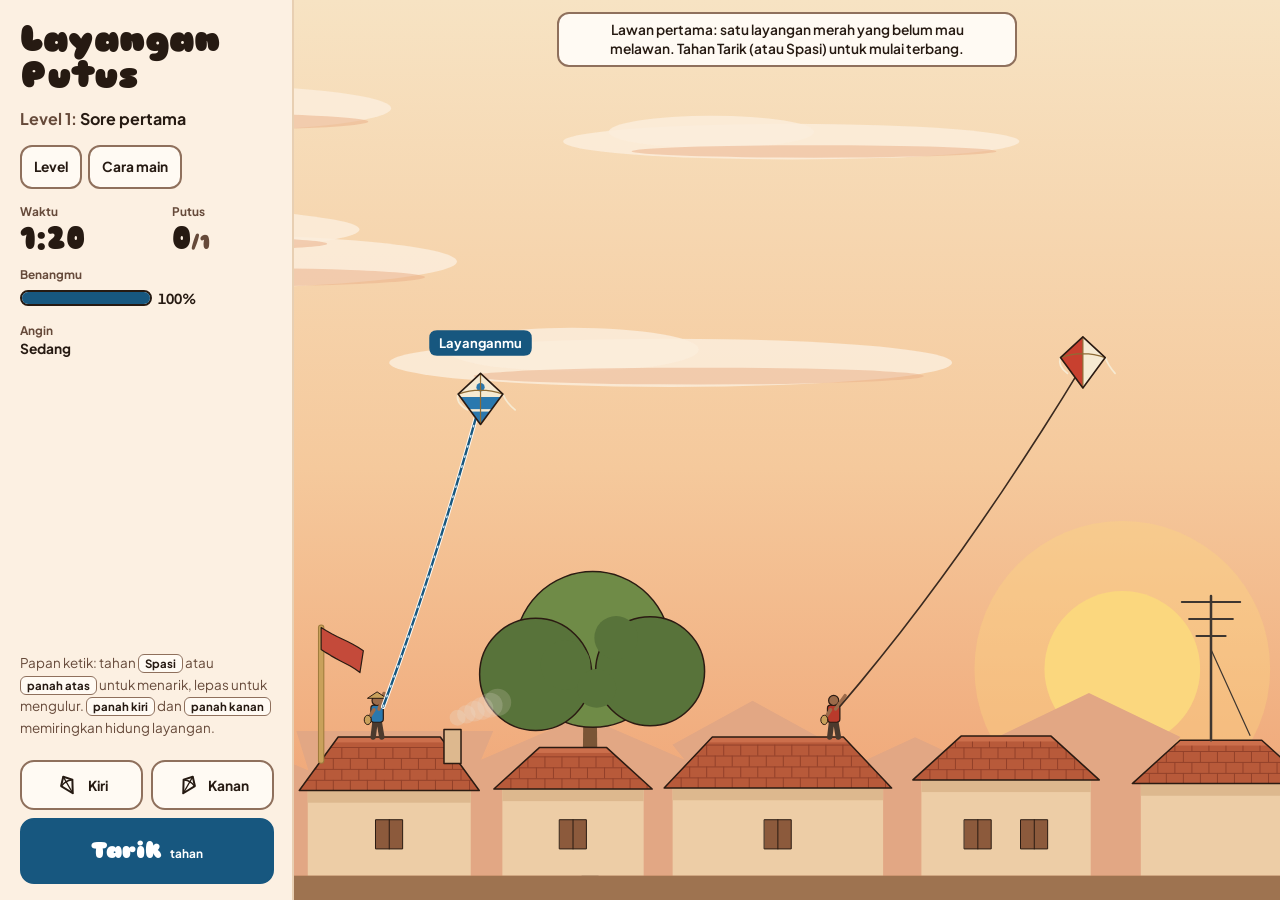
<file: public/games/layangan-putus/index.html>
<!doctype html>
<html lang="id">
<head>
<meta charset="utf-8">
<meta name="viewport" content="width=device-width, initial-scale=1, viewport-fit=cover">
<link rel="icon" href="/assets/logo.svg" type="image/svg+xml">
<title>Layangan Putus</title>
<meta name="description" content="Adu layangan di langit sore di atas atap kampung. Silangkan benang gelasanmu dengan benang lawan, lalu tarik sampai benang mereka putus.">
<link rel="preconnect" href="https://fonts.googleapis.com">
<link rel="preconnect" href="https://fonts.gstatic.com" crossorigin>
<link rel="stylesheet" href="https://fonts.googleapis.com/css2?family=Sniglet:wght@800&family=Plus+Jakarta+Sans:wght@400;500;600;700&display=swap">
<style>
/* Satu kanvas memenuhi layar. Panel skor dan tombol kendali menindih kanvas (pita atas dan bawah di HP potret,
   kolom kiri di layar lebar); kamera membingkai langit di sisa area yang terlihat. */
:root {
  --latar: #FCF0E2;
  --lembar: #FFFAF3;
  --tinta: #261A12;
  --tinta-2: #664A3A;
  --biru: #17577F;
  --aksen-teks: #FFFFFF;
  --garis: #8F705C;
  --garis-halus: #E8CFB2;
  --bayang: rgba(38, 26, 18, .22);
  --tirai: rgba(30, 20, 14, .5);
  --font-judul: "Sniglet", "Arial Rounded MT Bold", system-ui, sans-serif;
  --font-teks: "Plus Jakarta Sans", system-ui, -apple-system, "Segoe UI", Roboto, sans-serif;
  color-scheme: light;
}
@media (prefers-color-scheme: dark) {
  :root:not([data-theme="light"]) {
    --latar: #1C1714;
    --lembar: #28201B;
    --tinta: #F6EADB;
    --tinta-2: #CDB8A2;
    --biru: #93CCEC;
    --aksen-teks: #0E2433;
    --garis: #A58A74;
    --garis-halus: #3A2F27;
    --bayang: rgba(0, 0, 0, .5);
    --tirai: rgba(0, 0, 0, .6);
    color-scheme: dark;
  }
}
:root[data-theme="dark"] {
  --latar: #1C1714;
  --lembar: #28201B;
  --tinta: #F6EADB;
  --tinta-2: #CDB8A2;
  --biru: #93CCEC;
  --aksen-teks: #0E2433;
  --garis: #A58A74;
  --garis-halus: #3A2F27;
  --bayang: rgba(0, 0, 0, .5);
  --tirai: rgba(0, 0, 0, .6);
  color-scheme: dark;
}

* { box-sizing: border-box; }
html, body { height: 100%; }
body {
  margin: 0;
  overflow: hidden;
  background: var(--latar);
  color: var(--tinta);
  font-family: var(--font-teks);
  font-size: 15px;
  -webkit-tap-highlight-color: transparent;
}
h1, h2, h3, p, ol, ul { margin: 0; }
button { font: inherit; color: inherit; }
[hidden] { display: none !important; }
.sr { position: absolute; width: 1px; height: 1px; overflow: hidden; clip-path: inset(50%); white-space: nowrap; }

.app {
  position: relative;
  height: 100%;
  overflow: hidden;
  --lebar-sisi: 0px;
  --area-l: 0px; --area-t: 0px; --area-w: 100%; --area-h: 100%;
}

/* Panggung: kanvas memenuhi app. Gulir dan zum sentuh dimatikan supaya menahan tombol tidak menggeser halaman. */
.panggung {
  position: absolute;
  inset: 0;
  user-select: none;
  -webkit-user-select: none;
  -webkit-touch-callout: none;
  touch-action: none;
}
/* Outline milik panggung tertutup kanvas di atasnya, jadi cincin fokus digambar sebagai lapisan sendiri sesudah
   kanvas, pas di area langit yang tidak tertutup panel. */
.panggung:focus-visible { outline: none; }
.panggung:focus-visible::after {
  content: "";
  position: absolute;
  left: calc(var(--area-l) + 5px);
  top: calc(var(--area-t) + 5px);
  width: calc(var(--area-w) - 10px);
  height: calc(var(--area-h) - 10px);
  border: 3px solid var(--tinta);
  border-radius: 12px;
  pointer-events: none;
}
#kanvas { position: absolute; inset: 0; width: 100%; height: 100%; display: block; }
/* Petunjuk di tepi atas langit: bagian bawah berisi atap, orang, dan pohon yang perlu terlihat. */
.petunjuk {
  position: absolute;
  left: calc(var(--area-l) + 14px);
  width: calc(var(--area-w) - 28px);
  top: calc(var(--area-t) + 12px);
  text-align: center;
  font-size: .86rem;
  font-weight: 600;
  line-height: 1.35;
  pointer-events: none;
}
.petunjuk span {
  display: inline-block;
  max-width: 46ch;
  padding: 7px 13px;
  border-radius: 12px;
  border: 2px solid var(--garis);
  background: var(--lembar);
  color: var(--tinta);
  text-wrap: balance;
}
.layar-status {
  position: absolute;
  inset: 0;
  z-index: 6;
  display: grid;
  place-content: center;
  justify-items: center;
  gap: 12px;
  padding: 16px;
  text-align: center;
  background: var(--latar);
}
.layar-status h2 { font-family: var(--font-judul); font-weight: 800; font-size: 1.5rem; }
.layar-status p { max-width: 38ch; color: var(--tinta-2); line-height: 1.5; }

/* Panel skor (HP potret: pita atas) */
.kepala {
  position: absolute;
  z-index: 2;
  top: 0;
  left: 0;
  right: 0;
  display: grid;
  grid-template-columns: minmax(0, 1fr) auto;
  grid-template-areas: "judul tombol" "level level" "skor skor";
  align-items: center;
  gap: 4px 10px;
  padding: max(8px, env(safe-area-inset-top, 0px)) max(14px, env(safe-area-inset-right, 0px)) 9px max(14px, env(safe-area-inset-left, 0px));
  background: var(--latar);
  border-bottom: 2px solid var(--garis-halus);
}
.kepala h1 {
  grid-area: judul;
  font-family: var(--font-judul);
  font-weight: 800;
  font-size: clamp(1.05rem, .72rem + 1.6vw, 2.2rem);
  line-height: 1;
  white-space: nowrap;
  min-width: 0;
}
.tombol-kepala { grid-area: tombol; display: flex; gap: 6px; justify-self: end; }
.tombol-kecil {
  min-height: 44px;
  min-width: 44px;
  padding: 0 12px;
  border-radius: 12px;
  border: 2px solid var(--garis);
  background: var(--lembar);
  font-weight: 700;
  font-size: .86rem;
  cursor: pointer;
  white-space: nowrap;
}
.nama-level { grid-area: level; font-weight: 700; font-size: .9rem; color: var(--tinta-2); min-width: 0; }
.nama-level b { color: var(--tinta); }
.skor { grid-area: skor; display: flex; gap: 16px; align-items: flex-start; min-width: 0; }
.sel { display: grid; gap: 3px; min-width: 0; }
.label { font-size: .74rem; font-weight: 700; color: var(--tinta-2); }
.angka {
  font-family: var(--font-judul);
  font-weight: 800;
  font-size: 1.5rem;
  line-height: 1.05;
  font-variant-numeric: tabular-nums;
  white-space: nowrap;
}
.angka small { font-size: .62em; color: var(--tinta-2); }
.angka.mendesak { text-decoration: underline; text-decoration-thickness: 3px; text-underline-offset: 4px; }

/* Meteran benang: isi biru seperti benang gelasanmu. Saat tipis isinya bergaris dan diberi kata "tipis",
   supaya tidak bergantung pada warna saja. */
.baris-meter { display: flex; align-items: center; gap: 6px; height: 1.6rem; }
.meteran {
  position: relative;
  width: 78px;
  height: 14px;
  border: 2px solid var(--tinta);
  border-radius: 8px;
  background: var(--lembar);
  overflow: hidden;
}
.meteran i { position: absolute; inset: 0; background: var(--biru); transform-origin: left center; }
.meteran.tipis i { background: repeating-linear-gradient(135deg, var(--biru) 0 4px, transparent 4px 7px); }
.teks-benang { font-size: .86rem; font-weight: 700; font-variant-numeric: tabular-nums; white-space: nowrap; }
.teks-angin { display: grid; font-size: .86rem; font-weight: 700; line-height: 1.2; white-space: nowrap; }
.teks-angin small { font-size: .74rem; font-weight: 600; color: var(--tinta-2); }

.papan { grid-area: papan; display: none; font-size: .84rem; line-height: 1.6; color: var(--tinta-2); }
kbd {
  font-family: var(--font-teks);
  font-weight: 700;
  font-size: .85em;
  padding: 1px 6px;
  border-radius: 6px;
  border: 1.5px solid var(--garis);
  background: var(--lembar);
  color: var(--tinta);
  white-space: nowrap;
}

/* Tombol kendali (HP potret: pita bawah). Kiri-kanan di bawah jempol kiri, Tarik yang lebar di bawah jempol kanan. */
.kontrol {
  position: absolute;
  z-index: 3;
  left: 0;
  right: 0;
  bottom: 0;
  display: grid;
  grid-template-columns: auto auto minmax(0, 1fr);
  grid-template-areas: "kiri kanan tarik";
  gap: 8px;
  padding: 9px max(12px, env(safe-area-inset-right, 0px)) max(10px, env(safe-area-inset-bottom, 0px)) max(12px, env(safe-area-inset-left, 0px));
  background: var(--latar);
  border-top: 2px solid var(--garis-halus);
}
.tombol-arah, .tombol-tarik {
  min-height: 58px;
  border-radius: 14px;
  border: 2px solid var(--garis);
  background: var(--lembar);
  cursor: pointer;
  touch-action: none;
  user-select: none;
  -webkit-user-select: none;
  -webkit-touch-callout: none;
}
.tombol-arah {
  width: 66px;
  display: grid;
  place-items: center;
  align-content: center;
  gap: 1px;
  font-size: .78rem;
  font-weight: 700;
}
#tombol-kiri { grid-area: kiri; }
#tombol-kanan { grid-area: kanan; }
.tombol-arah svg { width: 26px; height: 26px; display: block; }
.tombol-arah .ikon-badan { fill: none; stroke: currentColor; stroke-width: 2; stroke-linejoin: round; }
.tombol-arah .ikon-rangka { fill: none; stroke: currentColor; stroke-width: 1.4; stroke-linecap: round; }
.tombol-tarik {
  grid-area: tarik;
  display: grid;
  place-content: center;
  gap: 0;
  border-color: var(--biru);
  background: var(--biru);
  color: var(--aksen-teks);
  font-family: var(--font-judul);
  font-weight: 800;
  font-size: 1.45rem;
  line-height: 1.05;
}
.tombol-tarik small { font-family: var(--font-teks); font-size: .74rem; font-weight: 700; }
/* Saat ditahan tombol tampak tertekan: turun dan bergaris tinta tebal, bukan sekadar berubah warna. */
.tombol-arah[aria-pressed="true"], .tombol-tarik[aria-pressed="true"] {
  transform: translateY(2px);
  border-color: var(--tinta);
  box-shadow: inset 0 0 0 2px var(--tinta);
}
.tombol-arah[aria-pressed="true"] { background: var(--garis-halus); }
.ada-hasil .kepala, .ada-hasil .kontrol { visibility: hidden; }

/* Lembar hasil. Garis atas biru tebal meniru benang gelasanmu; bayangan menandai ia mengapung di atas langit.
   Di HP potret ia menempel di atas, karena sebab kegagalan (genteng, pohon, antena) ada di bagian bawah langit. */
.hasil {
  position: absolute;
  z-index: 4;
  left: max(12px, env(safe-area-inset-left, 0px));
  right: max(12px, env(safe-area-inset-right, 0px));
  top: max(12px, env(safe-area-inset-top, 0px));
  max-height: calc(100% - 24px);
  overflow: auto;
  display: grid;
  gap: 8px;
  padding: 13px 16px 14px;
  border-radius: 18px;
  border: 2px solid var(--garis);
  border-top: 7px solid var(--biru);
  background: var(--lembar);
  box-shadow: 0 12px 30px var(--bayang);
}
.hasil h2 { font-family: var(--font-judul); font-weight: 800; font-size: 1.4rem; line-height: 1.1; }
.hasil h2:focus { outline: none; }
.sebab, .saran { line-height: 1.4; font-size: .92rem; }
.saran { color: var(--tinta-2); }
.saran b { color: var(--tinta); }
.baris-angka { display: flex; flex-wrap: wrap; gap: 4px 22px; }
.angka-hasil { display: grid; gap: 1px; }
.angka-hasil span { font-size: .76rem; font-weight: 700; color: var(--tinta-2); }
.angka-hasil strong { font-family: var(--font-judul); font-weight: 800; font-size: 1.5rem; line-height: 1.05; font-variant-numeric: tabular-nums; }
.catatan { font-size: .86rem; color: var(--tinta-2); line-height: 1.4; }
.baris-tombol { display: grid; grid-template-columns: 1fr 1fr; gap: 8px; }
/* Di HP potret dua tombol hasil ditumpuk supaya labelnya utuh satu baris. */
@media (max-width: 460px) { .baris-tombol { grid-template-columns: 1fr; } }
.tombol {
  min-height: 48px;
  padding: 0 14px;
  border-radius: 14px;
  border: 2px solid var(--garis);
  background: transparent;
  font-weight: 700;
  cursor: pointer;
}
.tombol.utama {
  border-color: var(--biru);
  background: var(--biru);
  color: var(--aksen-teks);
  font-family: var(--font-judul);
  font-weight: 800;
  font-size: 1.05rem;
}
.tombol:active, .tombol-kecil:active, .tombol-level:active { transform: translateY(1px); }
.tombol:focus-visible, .tombol-kecil:focus-visible, .tautan:focus-visible, .tombol-level:focus-visible,
.tombol-arah:focus-visible, .tombol-tarik:focus-visible { outline: 3px solid var(--tinta); outline-offset: 3px; }

/* Dialog */
dialog {
  width: min(640px, calc(100vw - 32px));
  max-height: calc(100dvh - 24px);
  overflow: auto;
  border: 2px solid var(--garis);
  border-top: 7px solid var(--biru);
  border-radius: 20px;
  padding: 16px 20px 14px;
  background: var(--lembar);
  color: var(--tinta);
  box-shadow: 0 16px 40px var(--bayang);
}
dialog::backdrop { background: var(--tirai); }
.isi-dialog { display: grid; gap: 10px; line-height: 1.45; font-size: .93rem; }
.isi-dialog h2 { font-family: var(--font-judul); font-weight: 800; font-size: 1.55rem; line-height: 1.1; }
/* Judul hanya menerima fokus awal supaya dialog terbuka dari atas; ia bukan kontrol, jadi tanpa cincin. */
.isi-dialog h2:focus { outline: none; }
.isi-dialog h3 { font-size: 1rem; font-weight: 700; }
.isi-dialog ol, .isi-dialog ul { padding-left: 1.3em; display: grid; gap: 3px; }
.isi-dialog .kecil { font-size: .86rem; color: var(--tinta-2); }
.tautan { color: inherit; text-underline-offset: 2px; }
.isi-dialog form { display: flex; justify-content: flex-end; }

.daftar-level { list-style: none; padding: 0 !important; display: grid; gap: 8px !important; }
.tombol-level {
  width: 100%;
  min-height: 52px;
  display: grid;
  grid-template-columns: 2.2rem minmax(0, 1fr);
  grid-template-areas: "no nama" "no status";
  align-items: center;
  column-gap: 10px;
  padding: 6px 12px;
  border-radius: 14px;
  border: 2px solid var(--garis);
  background: transparent;
  text-align: left;
  cursor: pointer;
}
.tombol-level .no { grid-area: no; font-family: var(--font-judul); font-weight: 800; font-size: 1.35rem; text-align: center; }
.tombol-level .nama { grid-area: nama; font-weight: 700; }
.tombol-level .status { grid-area: status; font-size: .82rem; color: var(--tinta-2); }
.tombol-level[aria-current="true"] { border-color: var(--biru); border-width: 3px; }
.tombol-level:disabled { cursor: not-allowed; border-style: dashed; }

/* Layar lebar: panel skor menjadi kolom kiri, tombol kendali di dasar kolom, lembar hasil menempati kolom itu. */
@media (orientation: landscape) and (min-width: 560px) {
  .app { --lebar-sisi: clamp(250px, 23vw, 300px); --tinggi-kontrol: 150px; }
  .kepala {
    right: auto;
    bottom: var(--tinggi-kontrol);
    width: var(--lebar-sisi);
    grid-template-columns: minmax(0, 1fr);
    grid-template-areas: "judul" "level" "tombol" "skor" "papan";
    grid-template-rows: auto auto auto auto 1fr;
    align-items: start;
    align-content: start;
    gap: 15px;
    padding: max(22px, env(safe-area-inset-top, 0px)) 18px 12px max(20px, env(safe-area-inset-left, 0px));
    border-bottom: 0;
    border-right: 2px solid var(--garis-halus);
    overflow: auto;
  }
  .kepala h1 { font-size: clamp(1.8rem, 1.1rem + 1.4vw, 2.4rem); white-space: normal; }
  .nama-level { font-size: 1rem; line-height: 1.35; }
  .tombol-kepala { justify-self: start; flex-wrap: wrap; }
  .skor { display: grid; grid-template-columns: auto auto; gap: 12px 22px; }
  .sel-benang, .sel-angin { grid-column: 1 / -1; }
  .angka { font-size: 2rem; }
  .meteran { width: 132px; height: 16px; }
  .papan { display: block; align-self: end; }
  .kontrol {
    right: auto;
    width: var(--lebar-sisi);
    height: var(--tinggi-kontrol);
    grid-template-columns: 1fr 1fr;
    grid-template-rows: auto 1fr;
    grid-template-areas: "kiri kanan" "tarik tarik";
    padding: 10px 18px max(16px, env(safe-area-inset-bottom, 0px)) max(20px, env(safe-area-inset-left, 0px));
    border-top: 0;
    border-right: 2px solid var(--garis-halus);
  }
  .tombol-arah { width: auto; min-height: 50px; display: flex; justify-content: center; gap: 8px; font-size: .86rem; }
  .tombol-arah svg { width: 24px; height: 24px; }
  .tombol-tarik { grid-auto-flow: column; align-items: baseline; gap: 8px; }
  .hasil {
    left: max(12px, env(safe-area-inset-left, 0px));
    right: auto;
    top: 12px;
    bottom: auto;
    width: calc(var(--lebar-sisi) - 24px);
    gap: 11px;
    padding: 16px;
  }
  .hasil h2 { font-size: 1.55rem; }
  .sebab, .saran { font-size: .96rem; line-height: 1.5; }
  .angka-hasil strong { font-size: 1.8rem; }
  .baris-tombol { grid-template-columns: 1fr; }
}
/* HP mendatar: tinggi layar sempit, jadi panel, tombol, dan lembar hasil dirapatkan; skor menjadi kisi 2x2. */
@media (orientation: landscape) and (min-width: 560px) and (max-height: 520px) {
  .app { --tinggi-kontrol: 124px; }
  .kepala { gap: 8px; padding-top: 12px; }
  .kepala h1 { font-size: 1.45rem; }
  .angka { font-size: 1.6rem; }
  .papan { display: none; }
  .skor { gap: 8px 16px; }
  .sel-benang, .sel-angin { grid-column: auto; }
  .meteran { width: 76px; }
  .tombol-arah { min-height: 44px; }
  .hasil { width: min(440px, 52vw); top: 10px; gap: 6px; padding: 12px 14px; max-height: calc(100% - 20px); }
  .hasil h2 { font-size: 1.3rem; }
  .sebab, .saran { font-size: .86rem; line-height: 1.35; }
  .angka-hasil strong { font-size: 1.4rem; }
  .baris-tombol { grid-template-columns: 1fr 1fr; }
  .tombol { min-height: 46px; }
}
@media (prefers-reduced-motion: reduce) {
  .tombol:active, .tombol-kecil:active, .tombol-level:active { transform: none; }
}
</style>
</head>
<body>
<div class="app" id="app">
  <header class="kepala" id="kepala">
    <h1>Layangan Putus</h1>
    <div class="tombol-kepala">
      <button class="tombol-kecil" id="tombol-level" type="button" aria-haspopup="dialog">Level</button>
      <button class="tombol-kecil" id="tombol-cara" type="button" aria-haspopup="dialog">Cara main</button>
    </div>
    <p class="nama-level" id="nama-level">Level 1: <b>Sore pertama</b></p>
    <div class="skor">
      <div class="sel">
        <span class="label">Waktu</span>
        <span class="angka" id="angka-waktu">1:20</span>
      </div>
      <div class="sel">
        <span class="label">Putus</span>
        <span class="angka" id="angka-putus">0<small>/1</small></span>
      </div>
      <div class="sel sel-benang">
        <span class="label" id="label-benang">Benangmu</span>
        <span class="baris-meter">
          <span class="meteran" id="meteran" role="meter" aria-labelledby="label-benang" aria-valuemin="0" aria-valuemax="100" aria-valuenow="100"><i id="isi-meter"></i></span>
          <span class="teks-benang" id="teks-benang">100%</span>
        </span>
      </div>
      <div class="sel sel-angin">
        <span class="label">Angin</span>
        <span class="teks-angin" id="teks-angin">Pelan</span>
      </div>
    </div>
    <p class="papan">Papan ketik: tahan <kbd>Spasi</kbd> atau <kbd>panah atas</kbd> untuk menarik, lepas untuk mengulur. <kbd>panah kiri</kbd> dan <kbd>panah kanan</kbd> memiringkan hidung layangan.</p>
  </header>

  <main class="panggung" id="panggung" tabindex="0" role="application" aria-roledescription="langit sore"
    aria-label="Langit sore di atas atap kampung. Tahan Spasi atau panah atas untuk menarik layangan, lepas untuk mengulur. Panah kiri dan kanan memiringkan hidung layangan."
    aria-describedby="pengumum">
    <canvas id="kanvas" aria-hidden="true"></canvas>
    <p class="petunjuk" id="petunjuk"><span id="teks-petunjuk">Tahan Tarik untuk menerbangkan layangan.</span></p>
    <div class="layar-status" id="layar-status" role="status">
      <h2 id="status-judul">Menyiapkan langit</h2>
      <p id="status-isi">Layangan sedang dibentangkan.</p>
      <button class="tombol" id="tombol-muat" type="button" hidden>Muat ulang halaman</button>
    </div>
  </main>

  <div class="kontrol" id="kontrol" role="group" aria-label="Kendali layangan">
    <button class="tombol-arah" id="tombol-kiri" type="button" data-kendali="kiri" aria-pressed="false">
      <svg viewBox="0 0 24 24" aria-hidden="true"><g transform="rotate(-30 12 12)"><path class="ikon-badan" d="M12 2.5L18.5 9.5L12 21.5L5.5 9.5Z"/><path class="ikon-rangka" d="M12 2.5V21.5M6.2 9.5Q12 6.8 17.8 9.5"/></g></svg>
      <span>Kiri<span class="sr">, miringkan hidung layangan</span></span>
    </button>
    <button class="tombol-arah" id="tombol-kanan" type="button" data-kendali="kanan" aria-pressed="false">
      <svg viewBox="0 0 24 24" aria-hidden="true"><g transform="rotate(30 12 12)"><path class="ikon-badan" d="M12 2.5L18.5 9.5L12 21.5L5.5 9.5Z"/><path class="ikon-rangka" d="M12 2.5V21.5M6.2 9.5Q12 6.8 17.8 9.5"/></g></svg>
      <span>Kanan<span class="sr">, miringkan hidung layangan</span></span>
    </button>
    <button class="tombol-tarik" id="tombol-tarik" type="button" data-kendali="tarik" aria-pressed="false">Tarik<small>tahan</small></button>
  </div>

  <section class="hasil" id="hasil" aria-labelledby="judul-hasil" hidden>
    <h2 id="judul-hasil" tabindex="-1">Layangan lawan putus!</h2>
    <p class="sebab" id="sebab"></p>
    <p class="saran" id="baris-saran"><b>Saran:</b> <span id="saran"></span></p>
    <div class="baris-angka">
      <div class="angka-hasil"><span>Lawan putus</span><strong id="hasil-putus">0/1</strong></div>
      <div class="angka-hasil"><span id="label-hasil-waktu">Waktu terbang</span><strong id="hasil-waktu">0:00</strong></div>
      <div class="angka-hasil"><span>Sisa benang</span><strong id="hasil-benang">100%</strong></div>
    </div>
    <p class="catatan" id="catatan"></p>
    <div class="baris-tombol">
      <button class="tombol utama" id="tombol-utama" type="button">Terbangkan lagi</button>
      <button class="tombol" id="tombol-kedua" type="button">Pilih level</button>
    </div>
  </section>

  <p class="sr" id="pengumum" aria-live="polite"></p>
</div>

<dialog id="dialog-cara" aria-labelledby="judul-cara">
  <div class="isi-dialog">
    <h2 id="judul-cara" tabindex="-1" autofocus>Cara main</h2>
    <ol>
      <li>Layanganmu yang biru, diterbangkan dari atap paling kiri. Putuskan layangan lawan sebanyak yang diminta sebelum waktu habis.</li>
      <li>Tahan <b>Tarik</b>: layangan melaju ke arah hidungnya dan naik. Lepas berarti mengulur: layangan hanyut terbawa angin, turun pelan, dan hidungnya kembali tegak.</li>
      <li>Tombol <b>Kiri</b> dan <b>Kanan</b> memiringkan hidung layangan sedikit. Miringkan dulu, baru tarik.</li>
      <li>Kalau benangmu bersilangan dengan benang lawan, keduanya bergesek. Benang yang sedang ditarik lebih cepat yang menang; yang diam atau mengulur yang putus. Meteran Benangmu menunjukkan sisa kekuatannya.</li>
      <li>Layangan yang menyangkut di pohon atau antena, atau jatuh ke genteng, tidak bisa diterbangkan lagi.</li>
    </ol>
    <h3>Papan ketik</h3>
    <ul>
      <li>Tahan <kbd>Spasi</kbd> atau <kbd>panah atas</kbd> untuk menarik. Lepas untuk mengulur.</li>
      <li>Tahan <kbd>panah kiri</kbd> atau <kbd>panah kanan</kbd> untuk memiringkan hidung layangan.</li>
      <li><kbd>Tab</kbd> berpindah ke tombol, <kbd>Escape</kbd> menutup dialog ini.</li>
    </ul>
    <h3>Perlu diingat</h3>
    <ul>
      <li>Angin bertiup ke kanan dan kekuatannya berubah. Lihat asap dapur dan kain di tiang bambu.</li>
      <li>Benangmu ada batasnya. Di ujung benang layangan berhenti hanyut, tapi pelan-pelan merosot ke kanan bawah.</li>
      <li>Cara paling aman: ulur supaya layanganmu hanyut ke bawah benang lawan, lalu tahan Tarik begitu benang bersilangan.</li>
      <li>Lawan di level atas ikut mengincar benangmu dan membalas menarik. Tarik lebih dulu.</li>
      <li>Level berikutnya terbuka setelah menang. Kemajuan dan rekor hanya disimpan di peramban ini.</li>
    </ul>
    <p class="kecil">Semua gambar, layangan, dan motifnya digambar sendiri dengan kode.</p>
    <form method="dialog"><button class="tombol" type="submit">Kembali ke langit</button></form>
  </div>
</dialog>

<dialog id="dialog-level" aria-labelledby="judul-level">
  <div class="isi-dialog">
    <h2 id="judul-level">Pilih level</h2>
    <p class="kecil">Level berikutnya terbuka setelah menang di level sebelumnya. Memilih level yang sedang dimainkan akan mengulangnya dari awal.</p>
    <ol class="daftar-level" id="daftar-level"></ol>
    <form method="dialog"><button class="tombol" type="submit">Kembali ke langit</button></form>
  </div>
</dialog>

<script>
(() => {
'use strict';
const $ = s => document.querySelector(s);
const el = {
  app: $('#app'), panggung: $('#panggung'), kanvas: $('#kanvas'), petunjuk: $('#petunjuk'), teksPetunjuk: $('#teks-petunjuk'),
  status: $('#layar-status'), statusJudul: $('#status-judul'), statusIsi: $('#status-isi'), tombolMuat: $('#tombol-muat'),
  kepala: $('#kepala'), namaLevel: $('#nama-level'), angkaWaktu: $('#angka-waktu'), angkaPutus: $('#angka-putus'),
  meteran: $('#meteran'), isiMeter: $('#isi-meter'), teksBenang: $('#teks-benang'), teksAngin: $('#teks-angin'),
  kontrol: $('#kontrol'), tombolKiri: $('#tombol-kiri'), tombolKanan: $('#tombol-kanan'), tombolTarik: $('#tombol-tarik'),
  hasil: $('#hasil'), judulHasil: $('#judul-hasil'), sebab: $('#sebab'), barisSaran: $('#baris-saran'), saran: $('#saran'),
  hasilPutus: $('#hasil-putus'), hasilWaktu: $('#hasil-waktu'), labelHasilWaktu: $('#label-hasil-waktu'), hasilBenang: $('#hasil-benang'),
  catatan: $('#catatan'), tombolUtama: $('#tombol-utama'), tombolKedua: $('#tombol-kedua'),
  tombolCara: $('#tombol-cara'), tombolLevel: $('#tombol-level'), dialogCara: $('#dialog-cara'), dialogLevel: $('#dialog-level'),
  daftarLevel: $('#daftar-level'), pengumum: $('#pengumum')
};
el.tombolMuat.addEventListener('click', () => location.reload());
const ctx = el.kanvas.getContext('2d');
if (!ctx) {
  el.statusJudul.textContent = 'Kanvas tidak bisa dipakai';
  el.statusIsi.textContent = 'Peramban ini tidak bisa menggambar langit. Coba muat ulang, atau buka di peramban lain.';
  el.tombolMuat.hidden = false;
  return;
}

// Satuan dunia: meter dan detik, sumbu y ke atas, 0 = tanah. Angin selalu bertiup ke kanan.
const K = {
  langkah: 1 / 120,
  lajuTarik: 7.5,          // m/s laju layangan ke arah hidung saat ditarik
  ikutAnginTarik: 0.35,    // bagian angin yang tetap menyeret layangan saat ditarik
  ikutAnginUlur: 0.9,      // saat diulur layangan hampir sepenuhnya ikut angin
  turunUlur: 1.6,          // m/s layangan turun saat diulur, bertambah bila angin lemah
  responsTarik: 2.6,       // 1/s seberapa cepat laju menyesuaikan
  responsUlur: 1.4,
  belokTarik: 0.72,        // rad (41 derajat) miring maksimum dari tombol kiri/kanan saat menarik
  belokUlur: 0.3,          // rad (17 derajat) saat mengulur: hidung tetap cenderung tegak
  pegas: 14,               // pegas dan redaman arah hidung: kembali ke sasaran dalam sekitar setengah detik
  redam: 6,
  goyangTarik: 0.16,       // rad goyangan alami hidung, dikali hembusan
  goyangUlur: 0.1,
  taliTarik: 6.5,          // m/s laju benang yang ditarik tangan
  potong: 20,              // kekuatan benang yang terkikis per detik per m/s selisih laju benang
  gesekSeri: 5,            // per detik bila dua-duanya menarik
  gesekDiam: 3,            // per detik bila dua-duanya diam
  gesekMenang: 2,          // per detik untuk benang yang menang
  lepasKait: 5,            // m: benang yang sudah bersilangan baru lepas bila salah satu mundur sejauh ini
  jari: 0.65,              // m jari-jari tabrak layangan
  plafon: 35,              // m batas atas terbang
  tinggiPandang: 37,       // m terlihat dari 1 m di bawah tanah
  lebarMin: 22,
  lebarMaks: 64,
  lamaHasil: 1.4,
  jedaAI: 0.2
};

const WARNA_LAYANGAN = {
  biru: { nama: 'biru', badan: '#2A78AE', motif: '#F6EAD2', baju: '#2A78AE', pola: 'kepala' },
  merah: { nama: 'merah', badan: '#C8402F', motif: '#F6EAD2', baju: '#B93A2B', pola: 'belah' },
  kuning: { nama: 'kuning', badan: '#E6AE34', motif: '#2B1B12', baju: '#C99224', pola: 'belang' },
  hijau: { nama: 'hijau', badan: '#3E8A4E', motif: '#F6EAD2', baju: '#3A7D47', pola: 'bulan' }
};

// Posisi mendatar ditulis sebagai pecahan lebar langit, tinggi dalam meter. Lebar langit mengikuti layar
// (sekitar 30 m di HP potret, 56 m di laptop), jadi susunan tetap utuh di semua ukuran.
const LEVEL = [
  {
    nama: 'Sore pertama', waktu: 80, target: 1,
    pesan: 'Lawan pertama: satu layangan merah yang belum mau melawan.',
    angin: 3.0, hembus: 0.15, frek: 0.16,
    lawan: [{ warna: 'merah', atap: 0.56, jaga: [0.8, 21] }],
    rintangan: [{ jenis: 'pohon', x: 0.3, tinggi: 12.5, r: 3.2 }, { jenis: 'antena', x: 0.93, tinggi: 11.5 }],
    ai: { buru: false, melawan: 0, reaksi: 9, jedaBuru: 99, laju: 0.8, gelas: 0.8 }
  },
  {
    nama: 'Tetangga sebelah', waktu: 90, target: 2,
    pesan: 'Dua layangan. Sesekali mereka membalas menarik, jadi tarik lebih dulu.',
    angin: 3.4, hembus: 0.28, frek: 0.22,
    lawan: [{ warna: 'kuning', atap: 0.42, jaga: [0.64, 24] }, { warna: 'merah', atap: 0.72, jaga: [0.9, 17] }],
    rintangan: [{ jenis: 'pohon', x: 0.28, tinggi: 12.5, r: 3.2 }, { jenis: 'antena', x: 0.55, tinggi: 11.5 }, { jenis: 'antena', x: 0.85, tinggi: 12 }],
    ai: { buru: true, melawan: 0.35, reaksi: 0.9, jedaBuru: 16, laju: 0.85, gelas: 0.9 }
  },
  {
    nama: 'Angin bandel', waktu: 90, target: 2,
    pesan: 'Hembusan datang tiba-tiba. Lawan mulai mengincar benangmu.',
    angin: 3.8, hembus: 0.45, frek: 0.3,
    lawan: [{ warna: 'hijau', atap: 0.4, jaga: [0.6, 24] }, { warna: 'kuning', atap: 0.72, jaga: [0.88, 19] }],
    rintangan: [{ jenis: 'pohon', x: 0.25, tinggi: 12.5, r: 3.2 }, { jenis: 'antena', x: 0.48, tinggi: 12 }, { jenis: 'pohon', x: 0.62, tinggi: 13, r: 3.5 }],
    ai: { buru: true, melawan: 0.6, reaksi: 0.6, jedaBuru: 10, laju: 0.9, gelas: 1 }
  },
  {
    nama: 'Gang ramai', waktu: 100, target: 2,
    pesan: 'Tiga layangan di langit. Putuskan dua di antaranya.',
    angin: 4.0, hembus: 0.55, frek: 0.36,
    lawan: [{ warna: 'merah', atap: 0.34, jaga: [0.52, 26] }, { warna: 'hijau', atap: 0.56, jaga: [0.74, 18] }, { warna: 'kuning', atap: 0.8, jaga: [0.9, 25] }],
    rintangan: [{ jenis: 'pohon', x: 0.26, tinggi: 12.5, r: 3.2 }, { jenis: 'antena', x: 0.45, tinggi: 13 }, { jenis: 'antena', x: 0.67, tinggi: 12 }, { jenis: 'pohon', x: 0.9, tinggi: 12.5, r: 3.3 }],
    ai: { buru: true, melawan: 0.8, reaksi: 0.45, jedaBuru: 7, laju: 0.95, gelas: 1.05 }
  },
  {
    nama: 'Raja langit sore', waktu: 110, target: 3,
    pesan: 'Tiga lawan yang cekatan dan angin yang paling berubah-ubah. Semuanya harus putus.',
    angin: 4.4, hembus: 0.7, frek: 0.44,
    lawan: [{ warna: 'kuning', atap: 0.36, jaga: [0.54, 27] }, { warna: 'merah', atap: 0.58, jaga: [0.76, 19] }, { warna: 'hijau', atap: 0.8, jaga: [0.9, 26] }],
    rintangan: [{ jenis: 'pohon', x: 0.22, tinggi: 12.5, r: 3.2 }, { jenis: 'antena', x: 0.42, tinggi: 13.5 }, { jenis: 'pohon', x: 0.66, tinggi: 13, r: 3.6 }, { jenis: 'antena', x: 0.88, tinggi: 13 }],
    ai: { buru: true, melawan: 0.85, reaksi: 0.36, jedaBuru: 5, laju: 1, gelas: 1.1 }
  }
];

// Warna dunia. Layangan sama di dua tema; langit, rumah, dan pohon punya versi sore dan magrib.
const DUNIA = {
  terang: {
    langit: ['#F7E3C3', '#F5C99C', '#EFA273'], matahari: '#FBD77E', halo: 'rgba(251, 215, 126, .35)',
    awan: 'rgba(252, 238, 220, .85)', awanBawah: 'rgba(236, 178, 140, .55)',
    jauh: '#E2A784', jauhGaris: '#D3936F',
    tembok: '#EDCDA6', tembokBayang: '#DDB88E', jendela: '#8C5A3C', jendelaNyala: null,
    genteng: '#B85A3A', gentengGaris: '#93412A', gentengTerang: '#CC6F4C',
    daun: '#6F8B47', daunGelap: '#58733A', batang: '#7A5536',
    logam: '#3E3630', bambu: '#C9A15B', bambuGaris: '#9E7B3B', kain: '#C44A3A', asap: '232, 222, 210',
    kulit: '#9C6B4A', celana: '#4B3A2E', tali: '#3A2A20', garis: '#2B1B12',
    percik: '#FFD45C', percikTepi: '#3A2416', tanah: '#9E7350'
  },
  gelap: {
    langit: ['#172033', '#3A2E2C', '#6E3C29'], matahari: '#EFE6CF', halo: 'rgba(239, 230, 207, .12)',
    awan: 'rgba(90, 82, 92, .55)', awanBawah: 'rgba(120, 70, 50, .4)',
    jauh: '#2A2228', jauhGaris: '#221B20',
    tembok: '#3E3129', tembokBayang: '#33281F', jendela: '#1E1712', jendelaNyala: '#E8B460',
    genteng: '#5A3022', gentengGaris: '#3E1F15', gentengTerang: '#6B3A29',
    daun: '#2C3B24', daunGelap: '#222E1C', batang: '#2E2219',
    logam: '#0F0B09', bambu: '#7C6236', bambuGaris: '#5A4626', kain: '#8E3A2E', asap: '150, 140, 135',
    kulit: '#7A5238', celana: '#2A211B', tali: '#E9DCC6', garis: '#0E0907',
    percik: '#FFD45C', percikTepi: null, tanah: '#3A2A1E'
  }
};

function buatAcak(benih) {
  let a = benih >>> 0;
  return () => {
    a = (a + 0x6D2B79F5) >>> 0;
    let t = a;
    t = Math.imul(t ^ (t >>> 15), t | 1);
    t ^= t + Math.imul(t ^ (t >>> 7), t | 61);
    return ((t ^ (t >>> 14)) >>> 0) / 4294967296;
  };
}
const batasi = (v, a, b) => Math.min(b, Math.max(a, v));
const tandaJam = d => `${Math.floor(d / 60)}:${String(Math.floor(d % 60)).padStart(2, '0')}`;
const silang = (ax, ay, bx, by) => ax * by - ay * bx;

const KUNCI = 'layangan-putus:kemajuan';
function bacaKemajuan() {
  try {
    const v = JSON.parse(localStorage.getItem(KUNCI));
    if (v && Number.isInteger(v.terbuka)) {
      const terbaik = {};
      if (v.terbaik && typeof v.terbaik === 'object') for (const [k, n] of Object.entries(v.terbaik)) if (Number.isFinite(n)) terbaik[k] = n;
      return { terbuka: batasi(v.terbuka, 1, LEVEL.length), terbaik, terakhir: batasi(Number.isInteger(v.terakhir) ? v.terakhir : 1, 1, LEVEL.length) };
    }
  } catch (e) { /* penyimpanan diblokir atau rusak: mulai dari level 1 */ }
  return { terbuka: 1, terbaik: {}, terakhir: 1 };
}
let kemajuan = bacaKemajuan();
function simpanKemajuan() {
  try { localStorage.setItem(KUNCI, JSON.stringify(kemajuan)); return true; } catch (e) { return false; }
}

/* ---------- Keadaan ---------- */
let levelIdx = 0, lv = LEVEL[0], status = 'siap', jeda = false, beku = false, modeKartu = false;
let waktu = 0, waktuMain = 0, sisaWaktu = 0, akumulasi = 0, tSelesai = 0, waktuHasil = 0;
let pemain = null, lawan = [], jumlahPutus = 0, penyebab = null, jumlahGesek = 0;
let Wa = 40, rumah = [], jauh = [], rintangan = [], awan = [], hiasan = { cerobong: null, tiang: null };
let percikan = [], asap = [], daun = [], sisaTali = [];
let tandaTepi = 0, tUmumBenang = 100, waktuHias = 0;
const angin = { w: 3, wy: 0, n: 0, fase: [0, 0, 0, 0] };

const reduksi = matchMedia('(prefers-reduced-motion: reduce)');
let gerakHias = !reduksi.matches;
reduksi.addEventListener('change', () => { gerakHias = !reduksi.matches; asap = []; daun = []; });

/* ---------- Angin ---------- */
// Hembusan: jumlah tiga gelombang dengan fase acak per level, jadi angin berubah tanpa pola yang mudah ditebak
// tetapi sama persis setiap kali level diulang dengan masukan yang sama.
function hitungAngin(t) {
  const f = lv.frek * Math.PI * 2, p = angin.fase;
  const n = 0.55 * Math.sin(f * t + p[0]) + 0.3 * Math.sin(2.3 * f * t + p[1]) + 0.15 * Math.sin(5.1 * f * t + p[2]);
  angin.n = n;
  angin.w = Math.max(0.8, lv.angin * (1 + lv.hembus * n));
  angin.wy = lv.angin * lv.hembus * 0.22 * Math.sin(1.7 * f * t + p[3]);
}
// Angin di dekat genteng lebih lemah daripada di atas.
const anginX = y => angin.w * (0.65 + 0.35 * batasi((y - 6) / 20, 0, 1));

/* ---------- Arena ---------- */
function atapDi(x) {
  let h = 0;
  for (const r of rumah) {
    if (x < r.x0 || x > r.x1) continue;
    let y;
    if (x < r.x0 + r.inset) y = r.dinding + (r.bubung - r.dinding) * (x - r.x0) / r.inset;
    else if (x > r.x1 - r.inset) y = r.dinding + (r.bubung - r.dinding) * (r.x1 - x) / r.inset;
    else y = r.bubung;
    h = Math.max(h, y);
  }
  return h;
}
function rumahBaru(x0, lebar, acak, opsi = {}) {
  const dinding = opsi.dinding || 3.1 + acak() * 0.9;
  const tinggiAtap = 1.7 + acak() * 0.7;
  return {
    x0, x1: x0 + lebar, dinding, bubung: dinding + tinggiAtap, inset: Math.min(lebar * 0.3, tinggiAtap * 1.1),
    jendela: acak() < 0.8 ? 1 + Math.floor(acak() * 2) : 0, nyala: acak() < 0.6
  };
}
function susunArena() {
  const acak = buatAcak(101 + levelIdx * 13);
  rumah = [];
  // Rumah pemain paling kiri, bubungannya datar cukup lebar untuk berdiri.
  rumah.push({ x0: 0.2, x1: 7.6, dinding: 3.5, bubung: 5.7, inset: 1.6, jendela: 1, nyala: true });
  for (let x = 0.2; x > -40;) { const w = 6 + acak() * 3; x -= w + 0.4 + acak() * 1.6; rumah.push(rumahBaru(x, w, acak)); }
  for (let x = 7.6 + 0.6; x < Wa + 40;) { const w = 6 + acak() * 3.5; rumah.push(rumahBaru(x, w, acak)); x += w + 0.4 + acak() * 2.2; }
  // Atap tempat lawan berdiri: rumah yang menutupi titik itu dibuat sedikit lebih tinggi dan bubungannya diperlebar.
  const dipakai = new Set([rumah[0]]);
  const jangkar = lv.lawan.map(o => {
    let x = o.atap * Wa;
    // Tiap pelayang punya atap sendiri. Titik yang jatuh di gang atau atap terpakai pindah ke rumah bebas terdekat.
    const tengah = q => (q.x0 + q.x1) / 2;
    const r = rumah.filter(q => !dipakai.has(q)).reduce((a, q) => {
      const da = x >= a.x0 && x <= a.x1 ? 0 : Math.abs(tengah(a) - x), dq = x >= q.x0 && x <= q.x1 ? 0 : Math.abs(tengah(q) - x);
      return dq < da ? q : a;
    });
    dipakai.add(r);
    r.dinding = Math.max(r.dinding, 3.6); r.bubung = Math.max(r.bubung, r.dinding + 2.1);
    x = batasi(x, r.x0 + r.inset + 0.4, r.x1 - r.inset - 0.4);
    return { x, kaki: r.bubung };
  });
  const sa = buatAcak(57);
  jauh = [];
  for (let x = -40; x < Wa + 40;) { const w = 4 + sa() * 6; jauh.push({ x0: x, x1: x + w, h: 4.5 + sa() * 3, puncak: sa() < 0.4 }); x += w - 0.5; }
  rintangan = lv.rintangan.map(o => {
    let x = o.x * Wa;
    if (o.jenis === 'antena') {
      // Antena tidak boleh tepat di tempat orang berdiri.
      for (const j of [{ x: 3.4 }, ...jangkar]) if (Math.abs(x - j.x) < 1.6) x = j.x + (x >= j.x ? 1.6 : -1.6);
      // Antena berdiri di atap; yang jatuh di gang digeser ke tepi genteng terdekat.
      if (atapDi(x) < 3) {
        const r = rumah.reduce((a, q) => (Math.min(Math.abs(q.x0 - x), Math.abs(q.x1 - x)) < Math.min(Math.abs(a.x0 - x), Math.abs(a.x1 - x)) ? q : a));
        x = Math.abs(r.x0 - x) < Math.abs(r.x1 - x) ? r.x0 + r.inset + 0.3 : r.x1 - r.inset - 0.3;
      }
      const alas = atapDi(x);
      return { jenis: 'antena', x, alas, puncak: Math.max(o.tinggi, alas + 3.5) };
    }
    const cy = o.tinggi - o.r;
    return {
      jenis: 'pohon', x, tinggi: o.tinggi, r: o.r, cy,
      // Tajuk pohon: satu lingkaran besar dan dua di sampingnya.
      bulat: [{ x, y: cy, r: o.r }, { x: x - o.r * 0.72, y: cy - o.r * 0.32, r: o.r * 0.72 }, { x: x + o.r * 0.75, y: cy - o.r * 0.28, r: o.r * 0.7 }]
    };
  });
  // Penunjuk angin dekat pemain: cerobong dapur dan tiang bambu berkain di atap pemain sendiri.
  hiasan.cerobong = { x: 6.5, y: atapDi(6.5) + 1.0 };
  hiasan.tiang = { x: 1.1, alas: atapDi(1.1), puncak: 10.2 };
  const aw = buatAcak(77);
  awan = Array.from({ length: 5 }, (_, i) => ({ f: aw(), y: 21 + i * 2.6 + aw() * 2, p: 6 + aw() * 8, t: 0.7 + aw() * 0.6 }));
  return jangkar;
}

/* ---------- Layangan ---------- */
function buatLayangan(jenis, warna, x, y, jangkar) {
  const acak = buatAcak(Math.floor(x * 97 + y * 13) + levelIdx);
  return {
    jenis, warna, x, y, vx: 0, vy: 0, th: 0, om: 0, tarik: false, steer: 0,
    kuat: 100, putus: false, nyangkut: null, jangkar, f1: acak() * 6.28, f2: acak() * 6.28,
    kendur: 1, ekor: 0, panjang: 99, panjangSasaran: 0, diUjung: false
  };
}
const jangkarPemain = { x: 3.65, y: 5.7 + 1.25 };
// Gulungan benangmu cukup untuk menjangkau hampir seluruh langit, kecuali pojok kanan atas.
const panjangPemain = () => Math.hypot(Wa * 0.92 - jangkarPemain.x, 20);

function gerak(L, dt) {
  if (L.nyangkut) { L.vx = 0; L.vy = 0; L.om *= 0.9; L.th += L.om * dt; return; }
  const w = anginX(L.y), wy = angin.wy;
  const j = L.jangkar, rx = L.x - j.x, ry = L.y - j.y, jarak = Math.hypot(rx, ry) || 1;
  // Panjang benang mendekati sasarannya: diulur cepat, digulung pelan.
  if (L.panjangSasaran) L.panjang = L.panjangSasaran > L.panjang ? Math.min(L.panjangSasaran, L.panjang + 3 * dt) : Math.max(L.panjangSasaran, L.panjang - 1.5 * dt);
  L.diUjung = !L.putus && jarak >= L.panjang - 0.05;
  let vdx, vdy, thT, k, amp;
  if (L.putus) {
    // Layangan lepas: hanyut ke kanan, turun, dan oleng ke kiri-kanan.
    vdx = w * 0.95; vdy = -1.6 + wy;
    thT = Math.sin(waktu * 2.3 + L.f1) * 1.25; k = 1.1; amp = 0;
  } else if (L.tarik) {
    thT = L.steer * K.belokTarik; k = K.responsTarik; amp = K.goyangTarik;
    vdx = K.lajuTarik * Math.sin(L.th) + w * K.ikutAnginTarik;
    vdy = K.lajuTarik * Math.cos(L.th) + wy * 0.5;
  } else if (L.diUjung) {
    // Benang habis terulur dan menegang: layangan berhenti hanyut dan pelan-pelan merosot menyusuri busur
    // benangnya (searah jarum jam, ke kanan bawah); hembusan kuat mengangkatnya lagi. Tanpa merosot,
    // layangan di ujung benang tidak punya cara untuk turun.
    const v = 0.8 - angin.n * 1.2;
    vdx = ry / jarak * v; vdy = -rx / jarak * v;
    thT = L.steer * K.belokUlur; k = 2; amp = K.goyangUlur;
  } else {
    thT = L.steer * K.belokUlur; k = K.responsUlur; amp = K.goyangUlur;
    vdx = w * K.ikutAnginUlur;
    vdy = -K.turunUlur - Math.max(0, 3 - w) * 0.4 + wy;
  }
  const goyang = amp * (1 + 1.6 * lv.hembus * Math.abs(angin.n)) * (0.6 * Math.sin(waktu * 2.1 + L.f1) + 0.4 * Math.sin(waktu * 3.7 + L.f2));
  L.om += (K.pegas * (thT + goyang - L.th) - K.redam * L.om) * dt;
  L.th += L.om * dt;
  const a = 1 - Math.exp(-k * dt);
  L.vx += (vdx - L.vx) * a;
  L.vy += (vdy - L.vy) * a;
  L.x += L.vx * dt;
  L.y += L.vy * dt;
  // Benang mengencang saat ditarik dan melengkung saat diulur.
  L.kendur += ((L.tarik || L.diUjung ? 0 : 1) - L.kendur) * Math.min(1, dt * 4);
  if (L.putus) return;
  // Layangan tidak bisa lebih jauh dari panjang benangnya: laju yang menjauhi jangkar dibuang.
  const nx = L.x - j.x, ny = L.y - j.y, d = Math.hypot(nx, ny);
  if (d > L.panjang) {
    const ux = nx / d, uy = ny / d, vr = L.vx * ux + L.vy * uy;
    L.x = j.x + ux * L.panjang; L.y = j.y + uy * L.panjang;
    if (vr > 0) { L.vx -= vr * ux; L.vy -= vr * uy; }
    if (L === pemain && !L.tarik && waktu - tandaTepi > 6) tandaTepi = waktu;
  }
  if (L.x < 0.8) { L.x = 0.8; L.vx = Math.max(0, L.vx); }
  if (L.x > Wa - 1.4) { L.x = Wa - 1.4; L.vx = Math.min(0, L.vx); }
  if (L.y > K.plafon) { L.y = K.plafon; L.vy = Math.min(0, L.vy); }
  if (L.jenis === 'lawan') {
    // Lawan selalu dijaga di atas genteng; yang gagal hanya layangan pemain.
    const lantai = atapDi(L.x) + 2.5;
    if (L.y < lantai) { L.y = lantai; L.vy = Math.max(0, L.vy); }
  }
}

// Laju benang yang bergesek: hanya benang yang ditarik yang bergerak, makin cepat bila layangannya sedang melaju.
function lajuTali(L, faktor = 1) {
  if (!L.tarik || L.putus) return 0;
  return K.taliTarik * faktor * (0.5 + 0.5 * Math.min(1.2, Math.hypot(L.vx, L.vy) / K.lajuTarik));
}

function jarakKeRuas(px, py, ax, ay, bx, by) {
  const dx = bx - ax, dy = by - ay, l2 = dx * dx + dy * dy;
  const t = l2 ? batasi(((px - ax) * dx + (py - ay) * dy) / l2, 0, 1) : 0;
  return Math.hypot(px - ax - dx * t, py - ay - dy * t);
}
function ruasAntena(o) {
  const t = o.puncak;
  return [[o.x, o.alas, o.x, t], [o.x - 1.2, t - 0.25, o.x + 1.2, t - 0.25], [o.x - 0.9, t - 0.95, o.x + 0.9, t - 0.95], [o.x - 0.6, t - 1.65, o.x + 0.6, t - 1.65]];
}
function tabrakan(L) {
  for (const o of rintangan) {
    if (o.jenis === 'pohon') {
      for (const b of o.bulat) if (Math.hypot(L.x - b.x, L.y - b.y) < b.r * 0.92 + K.jari * 0.5) return { jenis: 'pohon', o };
    } else {
      for (const s of ruasAntena(o)) if (jarakKeRuas(L.x, L.y, ...s) < K.jari * 0.75) return { jenis: 'antena', o };
    }
  }
  const atap = atapDi(L.x);
  if (L.y - K.jari * 0.7 < atap) return { jenis: atap > 0.5 ? 'genteng' : 'tanah' };
  return null;
}

/* ---------- Lawan (AI sederhana) ---------- */
// Jarak ke tepi rintangan terdekat, dipakai lawan dan petunjuk "awas".
function rintanganDekat(x, y) {
  let hasil = null;
  for (const o of rintangan) {
    const d = o.jenis === 'pohon' ? Math.hypot(x - o.x, y - o.cy) - o.r : jarakKeRuas(x, y, o.x, o.alas, o.x, o.puncak);
    if (!hasil || d < hasil.d) hasil = { d, o };
  }
  return hasil;
}
function sudutDari(B, x, y) { return Math.atan2(y - B.y, x - B.x); }
function titikPutar(B, sudut, R) {
  return { x: batasi(B.x + Math.cos(sudut) * R, 3, Wa - 3), y: batasi(B.y + Math.sin(sudut) * R, atapDi(B.x) + 8, K.plafon - 1.5) };
}
function sasaranAI(o) {
  const ai = o.ai, B = o.jangkar;
  if ((ai.mode === 'incar' || ai.mode === 'sambar') && pemain && !pemain.putus) {
    // Mengincar: benang lawan diulur lebih panjang lalu diputar berlawanan arah jarum jam di sekitar jangkarnya
    // (naik ke kiri, satu-satunya arah yang bisa ditempuh dengan menarik) sampai menyapu posisi layanganmu.
    const aP = sudutDari(B, pemain.x, pemain.y);
    return titikPutar(B, aP + (ai.mode === 'incar' ? -0.4 : 0.55), o.panjangSasaran);
  }
  const t = waktu + ai.f;
  return { x: o.jaga.x + Math.sin(t * 0.21) * 2.4, y: o.jaga.y + Math.sin(t * 0.33 + 1) * 1.8 };
}
function kemudiLawan(o, dt) {
  kemudiAI(o, dt);
  // Kemudi paksa dari kait uji ditimpakan sesudah AI memilih.
  if (o.paksa) { o.tarik = !!o.paksa.tarik; o.steer = o.paksa.arah || 0; }
}
function kemudiAI(o, dt) {
  const ai = o.ai, set = lv.ai;
  if (status !== 'main') { o.tarik = o.y < o.jaga.y - 1; o.steer = 0; return; }
  // Saat benang bersilangan: menyerang dan membalas berarti terus menarik; yang lain diam supaya tidak terseret.
  if (o.kait.aktif) {
    const terus = o.kait.peran === 'serang' || (o.kait.peran === 'lawan' && waktu >= o.kait.tReaksi);
    o.tarik = terus;
    if (!terus) o.steer = 0;
    return;
  }
  // Ganti mode: jaga -> incar -> sambar -> jaga, satu pemburu dalam satu waktu.
  const jarakP = Math.hypot(pemain.x - o.jangkar.x, pemain.y - o.jangkar.y);
  if (set.buru && ai.mode === 'jaga' && waktuMain >= ai.siapBuru && !lawan.some(q => q !== o && !q.putus && q.ai.mode !== 'jaga')) {
    const aP = sudutDari(o.jangkar, pemain.x, pemain.y), aQ = sudutDari(o.jangkar, o.x, o.y);
    // Hanya menyambar bila layanganmu ada di sisi kiri-atas benangnya, tidak terlalu jauh, dan tidak sedang di dekat genteng.
    if (aP > aQ + 0.12 && aP < aQ + 1.5 && jarakP < 34 && pemain.y - atapDi(pemain.x) > 5) {
      ai.mode = 'incar'; ai.tMode = waktu;
    } else ai.siapBuru = waktuMain + 1.5;
  }
  if (ai.mode === 'incar') {
    o.panjangSasaran = Math.max(o.panjangJaga, jarakP + 3.5);
    const s = sasaranAI(o);
    if (Math.hypot(o.x - s.x, o.y - s.y) < 3.5 || waktu - ai.tMode > 6) { ai.mode = 'sambar'; ai.tMode = waktu; }
  } else if (ai.mode === 'sambar' && waktu - ai.tMode > 3.2) selesaiBuru(o);
  ai.tunda -= dt;
  if (ai.tunda > 0) return;
  ai.tunda = K.jedaAI + o.acak() * 0.12;
  // Lawan memakai kendali yang sama dengan pemain. Layangan tidak bisa diam di udara (diulur selalu hanyut ke
  // kanan bawah, ditarik selalu naik), jadi lawan berputar-putar di sekitar sasarannya.
  const s = sasaranAI(o), dx = s.x - o.x, dy = s.y - o.y;
  const miring = dx < -1.5 ? -1 : dx > 1.5 ? 1 : 0;
  const r = rintanganDekat(o.x, o.y);
  if (o.y - atapDi(o.x) < 7 || (r && r.d < 3)) { o.tarik = true; o.steer = r && r.d < 3 ? (o.x < r.o.x ? -1 : 1) : 0; return; }
  if (o.x > Wa - 4) { o.tarik = true; o.steer = -1; return; }
  if (ai.mode === 'sambar') {
    // Menyambar searah jarum jam berarti turun ke kanan: cukup diulur. Berlawanan arah: tarik ke arah sasaran.
    if (dy < -2 && dx > 0) { o.tarik = false; o.steer = 0; } else { o.tarik = true; o.steer = miring; }
    return;
  }
  if (dy > 1.2) { o.tarik = true; o.steer = miring; }
  else if (dy < -1.2) { o.tarik = false; o.steer = 0; }
  else if (dx < -1.5) { o.tarik = true; o.steer = -1; }
  else { o.tarik = !o.diUjung && o.acak() < 0.2; o.steer = 0; }
}
function selesaiBuru(o) {
  o.ai.mode = 'jaga';
  o.ai.siapBuru = waktuMain + lv.ai.jedaBuru * (0.8 + o.acak() * 0.4);
  o.panjangSasaran = o.panjangJaga;
}

/* ---------- Gesekan benang ---------- */
// Titik potong dua garis (tak hingga) AP dan BQ: t di AP, u di BQ (0 = jangkar, 1 = layangan).
function potongGaris(A, P, B, Q) {
  const rx = P.x - A.x, ry = P.y - A.y, sx = Q.x - B.x, sy = Q.y - B.y;
  const d = silang(rx, ry, sx, sy);
  if (Math.abs(d) < 1e-6) return null;
  const qx = B.x - A.x, qy = B.y - A.y;
  const t = silang(qx, qy, sx, sy) / d, u = silang(qx, qy, rx, ry) / d;
  return { t, u, x: A.x + rx * t, y: A.y + ry * t };
}
function proyeksi(px, py, A, B) {
  const dx = B.x - A.x, dy = B.y - A.y, l2 = dx * dx + dy * dy || 1;
  const t = batasi(((px - A.x) * dx + (py - A.y) * dy) / l2, 0.04, 0.98);
  return { x: A.x + dx * t, y: A.y + dy * t };
}
function perbaruiKait(o, dt) {
  const A = jangkarPemain, P = pemain, B = o.jangkar, Q = o, k = o.kait;
  const x = potongGaris(A, P, B, Q);
  if (!k.aktif) {
    if (!x || x.t <= 0.02 || x.t >= 1 || x.u <= 0.02 || x.u >= 1) return;
    k.aktif = true; k.mulai = waktu; k.cx = x.x; k.cy = x.y; k.tekuk = null;
    k.kuatAwal = pemain.kuat;
    k.peran = o.ai.mode === 'sambar' ? 'serang' : (o.acak() < lv.ai.melawan ? 'lawan' : 'diam');
    k.tReaksi = waktu + lv.ai.reaksi;
    jumlahGesek++;
    umumkan(`Benangmu bersilangan dengan layangan ${o.warna.nama}. ${pemain.tarik ? 'Terus tarik.' : 'Tahan Tarik.'}`);
  } else {
    const lAP = Math.hypot(P.x - A.x, P.y - A.y), lBQ = Math.hypot(Q.x - B.x, Q.y - B.y);
    const lepas = !x || x.t < 0 || x.u < 0 || (x.t - 1) * lAP > K.lepasKait || (x.u - 1) * lBQ > K.lepasKait;
    if (lepas) { k.aktif = false; if (o.ai.mode !== 'jaga') selesaiBuru(o); return; }
    // Benang yang mundur melewati benang lain tertekuk di titik kait, seperti tersangkut.
    if (x.t > 1 && (x.t - 1) * lAP >= (x.u - 1) * lBQ) { const c = proyeksi(P.x, P.y, B, Q); k.cx = c.x; k.cy = c.y; k.tekuk = 'pemain'; }
    else if (x.u > 1) { const c = proyeksi(Q.x, Q.y, A, P); k.cx = c.x; k.cy = c.y; k.tekuk = 'lawan'; }
    else { k.cx = x.x; k.cy = x.y; k.tekuk = null; }
  }
  const sP = lajuTali(pemain), sO = lajuTali(o, lv.ai.laju);
  let rugiP, rugiO;
  if (sP > 0 && sO > 0) {
    rugiP = K.gesekSeri + K.potong * Math.max(0, sO - sP) * lv.ai.gelas;
    rugiO = K.gesekSeri + K.potong * Math.max(0, sP - sO);
  } else if (sP > 0) { rugiO = K.potong * sP; rugiP = K.gesekMenang; }
  else if (sO > 0) { rugiP = K.potong * sO * lv.ai.gelas; rugiO = K.gesekMenang; }
  else { rugiP = K.gesekDiam; rugiO = K.gesekDiam; }
  k.sP = sP; k.sO = sO; k.rugiP = rugiP * dt;
  pemain.kuat -= rugiP * dt;
  o.kuat -= rugiO * dt;
  o.tampilMeter = waktu;
  // Percikan: makin deras bila salah satu benang ditarik.
  k.percik = (k.percik || 0) + dt * (sP + sO > 0 ? 70 : 18);
  while (k.percik >= 1) {
    k.percik -= 1;
    const a = Math.random() * Math.PI * 2, v = 1.5 + Math.random() * (sP + sO > 0 ? 4.5 : 1.5);
    percikan.push({ x: k.cx, y: k.cy, vx: Math.cos(a) * v, vy: Math.sin(a) * v + 1, umur: 0.22 + Math.random() * 0.22 });
  }
}

function putuskan(L, cx, cy) {
  L.putus = true;
  L.tarik = false;
  L.kuat = 0;
  L.ekor = Math.min(9, Math.hypot(L.x - cx, L.y - cy));
  sisaTali.push({ ax: L.jangkar.x, ay: L.jangkar.y, cx, cy, umur: 1, warna: L === pemain ? 'pemain' : 'lawan' });
}

/* ---------- Alur permainan ---------- */
function mulaiLevel(i) {
  levelIdx = batasi(i, 0, LEVEL.length - 1);
  lv = LEVEL[levelIdx];
  kemajuan.terakhir = levelIdx + 1;
  simpanKemajuan();
  const acak = buatAcak(9001 + levelIdx * 31);
  angin.fase = [acak() * 6.28, acak() * 6.28, acak() * 6.28, acak() * 6.28];
  const jangkar = susunArena();
  status = 'siap';
  waktu = 0; waktuMain = 0; sisaWaktu = lv.waktu; akumulasi = 0; tSelesai = 0; beku = false;
  jumlahPutus = 0; jumlahGesek = 0; penyebab = null; tandaTepi = -9; tUmumBenang = 100;
  percikan = []; sisaTali = []; daun = [];
  pemain = buatLayangan('pemain', WARNA_LAYANGAN.biru, 3.6 + Math.max(4, Wa * 0.1), 19.5, jangkarPemain);
  pemain.panjang = panjangPemain();
  lawan = lv.lawan.map((d, n) => {
    const j = { x: jangkar[n].x + 0.25, y: jangkar[n].kaki + 1.25, kaki: jangkar[n].kaki, xBadan: jangkar[n].x };
    const o = buatLayangan('lawan', WARNA_LAYANGAN[d.warna], d.jaga[0] * Wa, d.jaga[1], j);
    o.jaga = { x: Math.min(d.jaga[0] * Wa, Wa - 4), y: d.jaga[1], fx: d.jaga[0] };
    o.x = o.jaga.x;
    // Lawan berjaga di ujung benangnya: panjang benang = jarak jangkar ke titik jaga.
    o.panjangJaga = Math.hypot(o.jaga.x - j.x, o.jaga.y - j.y);
    o.panjang = o.panjangSasaran = o.panjangJaga;
    o.acak = buatAcak(500 + levelIdx * 7 + n * 101);
    o.ai = { mode: 'jaga', tMode: 0, tunda: 0, arah: 1, f: o.acak() * 40, siapBuru: 6 + n * 5 + lv.ai.jedaBuru * 0.3 * o.acak() };
    o.kait = { aktif: false };
    o.tampilMeter = -9;
    return o;
  });
  hitungAngin(0);
  lepasSemua();
  el.hasil.hidden = true;
  el.app.classList.remove('ada-hasil');
  const kendali = levelIdx === 0 ? ' Tahan Tarik (atau Spasi) untuk mulai terbang.' : ' Tahan Tarik untuk mulai.';
  tampilPetunjuk(lv.pesan + kendali, Infinity);
  perbaruiHud(true);
  umumkan(`Level ${levelIdx + 1}: ${lv.nama}. ${lv.pesan} Putuskan ${lv.target} layangan dalam ${lv.waktu} detik.`);
}

function mulaiMain() {
  if (status !== 'siap' || jeda) return;
  status = 'main';
  if (levelIdx === 0) tampilPetunjuk('Lepas Tarik supaya layanganmu hanyut ke kanan bawah benang merah. Begitu benang bersilangan, tahan Tarik.', 7);
  else sembunyikanPetunjuk();
}

function langkahSim(dt) {
  waktu += dt;
  hitungAngin(waktu);
  const main = status === 'main';
  if (main) { waktuMain += dt; sisaWaktu = Math.max(0, lv.waktu - waktuMain); }
  if (main && !pemain.putus && !pemain.nyangkut) { const m = masukan(); pemain.tarik = m.tarik; pemain.steer = m.steer; }
  else { pemain.tarik = false; pemain.steer = 0; }
  for (const o of lawan) if (!o.putus) kemudiLawan(o, dt);
  gerak(pemain, dt);
  for (const o of lawan) gerak(o, dt);
  if (main && !pemain.putus && !pemain.nyangkut) {
    const r = tabrakan(pemain);
    if (r) {
      pemain.nyangkut = r;
      pemain.tarik = false;
      for (const o of lawan) o.kait.aktif = false;
      return gagal({ jenis: r.jenis, hanyut: !pemain.tarikTerakhir });
    }
    pemain.tarikTerakhir = pemain.tarik || (pemain.tarikTerakhir && waktu - pemain.tLepas < 0.35);
    if (pemain.tarik) pemain.tLepas = waktu;
  }
  if (main && !pemain.putus && !pemain.nyangkut) {
    let pelaku = null;
    for (const o of lawan) {
      if (o.putus) continue;
      perbaruiKait(o, dt);
      if (o.kait.aktif && (!pelaku || o.kait.rugiP > pelaku.kait.rugiP)) pelaku = o;
    }
    for (const o of lawan) {
      if (o.putus || !o.kait.aktif || o.kuat > 0) continue;
      putuskan(o, o.kait.cx, o.kait.cy);
      o.kait.aktif = false;
      jumlahPutus++;
      const sisa = lv.target - jumlahPutus;
      const pesan = sisa > 0 ? `Layangan ${o.warna.nama} putus! Tinggal ${sisa} lagi.` : `Layangan ${o.warna.nama} putus!`;
      tampilPetunjuk(pesan, 3);
      umumkan(pesan);
    }
    if (pemain.kuat <= 0 && pelaku) {
      const k = pelaku.kait;
      const info = { jenis: 'putus', o: pelaku, tarikP: pemain.tarik, tarikO: pelaku.tarik, sP: k.sP, sO: k.sO, kuatAwal: k.kuatAwal };
      putuskan(pemain, k.cx, k.cy);
      for (const o of lawan) o.kait.aktif = false;
      return gagal(info);
    }
    if (pemain.kuat < 50 && tUmumBenang >= 50) { tUmumBenang = 49; umumkan('Benangmu tinggal separuh.'); }
    if (pemain.kuat < 25 && tUmumBenang >= 25) { tUmumBenang = 24; umumkan('Benangmu tinggal seperempat. Jangan bergesek sambil diam.'); }
  }
  if (main) {
    if (jumlahPutus >= lv.target) return menang();
    if (sisaWaktu <= 0) return gagal({ jenis: 'waktu' });
  }
}

function menang() {
  status = 'menang';
  tSelesai = waktu;
  penyebab = null;
  lepasSemua();
  sembunyikanPetunjuk();
  perbaruiHud(true);
}
function gagal(info) {
  status = 'gagal';
  tSelesai = waktu;
  penyebab = { ...sebabGagal(info), jenis: info.jenis === 'putus' ? info.rincian : info.jenis };
  lepasSemua();
  sembunyikanPetunjuk();
  perbaruiHud(true);
}

function sebabGagal(info) {
  const sisa = lv.target - jumlahPutus;
  const masih = sisa === 1 ? 'Masih ada 1 layangan yang harus putus.' : `Masih ada ${sisa} layangan yang harus putus.`;
  switch (info.jenis) {
    case 'putus': {
      const nama = `layangan ${info.o.warna.nama}`;
      if (!info.tarikP) {
        info.rincian = 'putus-ulur';
        return {
          judul: 'Benangmu putus',
          sebab: info.tarikO
            ? `Benangmu bergesek dengan benang ${nama}. Saat itu kamu sedang mengulur, sedangkan ${nama} menarik, jadi benangmu yang kalah.`
            : `Benangmu bergesek lama dengan benang ${nama} sementara kalian sama-sama mengulur, sampai benangmu habis terkikis.`,
          saran: 'Begitu benang bersilangan, langsung tahan Tarik dan jangan dilepas sampai salah satu putus.'
        };
      }
      if (info.sO > info.sP + 0.05) {
        info.rincian = 'putus-kalah-cepat';
        return {
          judul: 'Kalah cepat menarik',
          sebab: `Kalian sama-sama menarik, tapi benang ${nama} bergerak lebih cepat karena layangannya sudah melaju lebih dulu.`,
          saran: 'Mulai tarik sebelum benang bersentuhan, supaya layanganmu sudah melaju saat bergesek.'
        };
      }
      info.rincian = 'putus-aus';
      return {
        judul: 'Benangmu aus',
        sebab: `Benangmu sudah tipis karena gesekan sebelumnya (tinggal ${Math.max(0, Math.round(info.kuatAwal))}% saat bersilangan dengan ${nama}), lalu habis saat beradu sama kuat.`,
        saran: 'Kalau meteran benangmu tinggal sedikit, jauhi layangan yang sedang menarik dan serang yang sedang diam.'
      };
    }
    case 'pohon': case 'antena': {
      const benda = info.jenis === 'pohon' ? 'pohon mangga' : 'antena TV';
      return info.hanyut ? {
        judul: `Menyangkut di ${benda}`,
        sebab: `Layanganmu hanyut terbawa angin saat diulur dan menyangkut di ${benda}. ${masih}`,
        saran: `Jangan mengulur terlalu lama di dekat ${benda}: angin mendorong layangan ke kanan dan ke bawah. Tarik sebentar supaya naik melewatinya.`
      } : {
        judul: `Menyangkut di ${benda}`,
        sebab: `Layanganmu kamu tarik tepat ke arah ${benda} lalu tersangkut. ${masih}`,
        saran: 'Lihat ke mana hidung layangan menghadap sebelum menarik, karena layangan melaju ke arah hidungnya.'
      };
    }
    case 'genteng': case 'tanah': return {
      judul: 'Jatuh ke genteng',
      sebab: `Layanganmu turun terlalu rendah dan ${info.jenis === 'genteng' ? 'jatuh di genteng tetangga' : 'jatuh ke gang'}. ${masih}`,
      saran: 'Saat layangan mulai rendah, tahan Tarik dengan hidung tegak. Layangan yang diulur selalu turun pelan.'
    };
    default: return jumlahGesek === 0 ? {
      judul: 'Waktu habis',
      sebab: `Waktu habis sebelum benangmu sempat bersilangan dengan benang lawan. ${masih}`,
      saran: 'Ulur supaya layanganmu hanyut ke kanan bawah benang lawan, lalu tahan Tarik saat benang bersilangan.'
    } : {
      judul: 'Waktu habis',
      sebab: `Benangmu sempat bergesek ${jumlahGesek} kali, tapi waktu habis lebih dulu. ${masih}`,
      saran: 'Saat bergesek, tahan Tarik dengan hidung miring ke kanan supaya benangmu menyusuri benang lawan dan gesekannya tidak cepat lepas.'
    };
  }
}

function tampilkanHasil() {
  const menangKah = status === 'menang', n = levelIdx + 1, ada = n < LEVEL.length;
  const lama = Math.round(waktuMain);
  el.hasilPutus.textContent = `${jumlahPutus}/${lv.target}`;
  el.hasilWaktu.textContent = tandaJam(lama);
  el.labelHasilWaktu.textContent = menangKah ? 'Waktu terbang' : 'Lama terbang';
  el.hasilBenang.textContent = `${Math.max(0, Math.round(pemain.kuat))}%`;
  let catatan = '';
  if (menangKah) {
    el.judulHasil.textContent = ada ? (lv.target > 1 ? 'Semua sasaran putus!' : 'Layangan merah putus!') : 'Langit sore milikmu!';
    el.sebab.textContent = `${lv.target} layangan putus dalam ${lama} detik, sisa benangmu ${Math.max(0, Math.round(pemain.kuat))}%.`;
    el.barisSaran.hidden = true;
    const lalu = kemajuan.terbaik[n];
    if (!Number.isFinite(lalu) || lama < lalu) {
      kemajuan.terbaik[n] = lama;
      catatan = Number.isFinite(lalu) ? `Rekor baru di level ini: ${lama} detik, sebelumnya ${lalu} detik.` : `Rekor pertamamu di level ini: ${lama} detik.`;
    } else catatan = `Rekormu di level ini: ${lalu} detik.`;
    if (ada && kemajuan.terbuka < n + 1) { kemajuan.terbuka = n + 1; catatan += ` Level ${n + 1} terbuka: ${LEVEL[n].nama}.`; }
    if (!ada) catatan += ' Itu level terakhir. Coba ulangi dan kejar waktu lebih cepat.';
    if (!simpanKemajuan()) catatan += ' Peramban ini tidak mengizinkan kemajuan disimpan.';
    atur(el.tombolUtama, ada ? 'Level berikutnya' : 'Terbangkan lagi', ada ? 'berikut' : 'ulang');
    atur(el.tombolKedua, ada ? 'Terbangkan lagi' : 'Pilih level', ada ? 'ulang' : 'pilih');
  } else {
    el.judulHasil.textContent = penyebab.judul;
    el.sebab.textContent = penyebab.sebab;
    el.saran.textContent = penyebab.saran;
    el.barisSaran.hidden = false;
    const lalu = kemajuan.terbaik[n];
    catatan = Number.isFinite(lalu) ? `Rekormu di level ini: ${lalu} detik.` : '';
    atur(el.tombolUtama, 'Terbangkan lagi', 'ulang');
    atur(el.tombolKedua, 'Pilih level', 'pilih');
  }
  el.catatan.textContent = catatan;
  el.catatan.hidden = !catatan;
  el.hasil.hidden = false;
  el.app.classList.add('ada-hasil');
  waktuHasil = performance.now();
  if (!modeKartu) el.tombolUtama.focus({ preventScroll: true });
  umumkan(menangKah ? `${el.judulHasil.textContent} ${el.sebab.textContent} ${catatan}` : `${penyebab.judul}. ${penyebab.sebab} Saran: ${penyebab.saran}`);
}
function atur(b, teks, aksi) { b.textContent = teks; b.dataset.aksi = aksi; }

/* ---------- Masukan ---------- */
// Tiap sumber (tombol layar per jari, tombol papan ketik, kait uji) dicatat terpisah supaya melepas satu
// tidak membatalkan yang lain.
const tahan = { tarik: new Set(), kiri: new Set(), kanan: new Set() };
function masukan() {
  return { tarik: tahan.tarik.size > 0, steer: (tahan.kanan.size > 0 ? 1 : 0) - (tahan.kiri.size > 0 ? 1 : 0) };
}
function tekan(kendali, sumber) {
  tahan[kendali].add(sumber);
  perbaruiTombolKendali();
  if (status === 'siap') mulaiMain();
}
function lepas(kendali, sumber) { tahan[kendali].delete(sumber); perbaruiTombolKendali(); }
function lepasSemua() { for (const s of Object.values(tahan)) s.clear(); perbaruiTombolKendali(); }
function perbaruiTombolKendali() {
  el.tombolTarik.setAttribute('aria-pressed', String(tahan.tarik.size > 0));
  el.tombolKiri.setAttribute('aria-pressed', String(tahan.kiri.size > 0));
  el.tombolKanan.setAttribute('aria-pressed', String(tahan.kanan.size > 0));
}
function dialogTerbuka() { return el.dialogCara.open || el.dialogLevel.open; }
function bisaKendali() { return (status === 'siap' || status === 'main') && !dialogTerbuka(); }

for (const b of [el.tombolTarik, el.tombolKiri, el.tombolKanan]) {
  const kendali = b.dataset.kendali;
  b.addEventListener('pointerdown', e => {
    if (e.pointerType === 'mouse' && e.button !== 0) return;
    e.preventDefault();
    if (!bisaKendali()) return;
    try { b.setPointerCapture(e.pointerId); } catch (err) { /* sebagian peramban menolak saat elemen tersembunyi */ }
    tekan(kendali, 'jari' + e.pointerId);
  });
  const akhiri = e => lepas(kendali, 'jari' + e.pointerId);
  b.addEventListener('pointerup', akhiri);
  b.addEventListener('pointercancel', akhiri);
  b.addEventListener('lostpointercapture', akhiri);
  b.addEventListener('contextmenu', e => e.preventDefault());
  // Klik dari pembaca layar atau Enter tanpa tahan tetap memberi satu tarikan pendek.
  b.addEventListener('click', e => {
    if (e.detail !== 0 || !bisaKendali()) return;
    tekan(kendali, 'klik');
    setTimeout(() => lepas(kendali, 'klik'), 350);
  });
}

const PETA_KUNCI = { ' ': 'tarik', ArrowUp: 'tarik', ArrowLeft: 'kiri', ArrowRight: 'kanan' };
document.addEventListener('keydown', e => {
  if (dialogTerbuka() || e.altKey || e.ctrlKey || e.metaKey) return;
  const t = e.target instanceof Element ? e.target : null;
  const tombolLain = t && t.closest('button, a, input, select, textarea') && !t.closest('.kontrol');
  let kendali = PETA_KUNCI[e.key];
  // Spasi dan Enter pada tombol kendali menahan kendali tombol itu; pada tombol lain tetap milik tombol itu.
  if ((e.key === ' ' || e.key === 'Enter') && t && t.closest('.kontrol button')) kendali = t.closest('button').dataset.kendali;
  else if (e.key === ' ' && tombolLain) return;
  if (!kendali) return;
  if (status === 'menang' || status === 'gagal') return;
  e.preventDefault();
  if (!bisaKendali()) return;
  tekan(kendali, 'kunci:' + e.key);
});
document.addEventListener('keyup', e => {
  const t = e.target instanceof Element ? e.target : null;
  let kendali = PETA_KUNCI[e.key];
  if ((e.key === ' ' || e.key === 'Enter') && t && t.closest('.kontrol button')) kendali = t.closest('button').dataset.kendali;
  if (!kendali) return;
  if (tahan[kendali].has('kunci:' + e.key)) e.preventDefault();
  lepas(kendali, 'kunci:' + e.key);
});
window.addEventListener('blur', lepasSemua);
document.addEventListener('visibilitychange', () => { if (document.hidden) { akumulasi = 0; lepasSemua(); } });

function jalankanAksi(aksi) {
  // Spasi yang masih tertahan dari tarikan terakhir tidak boleh langsung menekan tombol.
  if (performance.now() - waktuHasil < 450) return;
  if (aksi === 'berikut') mulaiLevel(levelIdx + 1);
  else if (aksi === 'ulang') mulaiLevel(levelIdx);
  else { bukaLevel(); return; }
  el.panggung.focus({ preventScroll: true });
}
el.tombolUtama.addEventListener('click', () => jalankanAksi(el.tombolUtama.dataset.aksi));
el.tombolKedua.addEventListener('click', () => jalankanAksi(el.tombolKedua.dataset.aksi));
el.tombolCara.addEventListener('click', () => { lepasSemua(); el.dialogCara.showModal(); jeda = true; });
el.tombolLevel.addEventListener('click', bukaLevel);

function bukaLevel() {
  lepasSemua();
  el.daftarLevel.innerHTML = '';
  LEVEL.forEach((L, i) => {
    const n = i + 1, terbuka = n <= kemajuan.terbuka, terbaik = kemajuan.terbaik[n];
    const li = document.createElement('li');
    const b = document.createElement('button');
    b.type = 'button';
    b.className = 'tombol-level';
    let teks;
    if (!terbuka) teks = 'Terkunci, menangkan level sebelumnya dulu';
    else if (i === levelIdx && (status === 'siap' || status === 'main')) teks = 'Sedang dimainkan, pilih untuk mengulang';
    else if (Number.isFinite(terbaik)) teks = `Menang, rekor ${terbaik} detik`;
    else teks = `Putuskan ${L.target} dari ${L.lawan.length} layangan, ${L.waktu} detik`;
    b.innerHTML = '<span class="no"></span><span class="nama"></span><span class="status"></span>';
    b.querySelector('.no').textContent = n;
    b.querySelector('.nama').textContent = L.nama;
    b.querySelector('.status').textContent = teks;
    if (i === levelIdx) b.setAttribute('aria-current', 'true');
    b.disabled = !terbuka;
    b.addEventListener('click', () => { el.dialogLevel.close(); mulaiLevel(i); el.panggung.focus({ preventScroll: true }); });
    li.appendChild(b);
    el.daftarLevel.appendChild(li);
  });
  if (!el.dialogLevel.open) el.dialogLevel.showModal();
  jeda = true;
  const kini = el.daftarLevel.querySelector('[aria-current="true"]:not(:disabled)');
  if (kini) kini.focus();
}
for (const d of [el.dialogCara, el.dialogLevel]) {
  d.addEventListener('close', () => { jeda = dialogTerbuka(); });
  // Klik di tirai (di luar kotak dialog) menutup dialog; klik di bantalan dalam kotak tidak.
  d.addEventListener('click', e => {
    if (e.target !== d) return;
    const r = d.getBoundingClientRect();
    if (e.clientX < r.left || e.clientX > r.right || e.clientY < r.top || e.clientY > r.bottom) d.close();
  });
}

/* ---------- Panel ---------- */
let hudLalu = '';
function perbaruiHud(paksa) {
  const kuat = Math.max(0, Math.ceil(pemain.kuat));
  const kat = angin.w < 2.6 ? 'Pelan' : angin.w < 4.2 ? 'Sedang' : 'Kencang';
  const hembus = lv.hembus >= 0.25 && angin.n > 0.45;
  const detik = Math.ceil(sisaWaktu);
  const kunci = `${levelIdx}|${detik}|${jumlahPutus}|${kuat}|${kat}|${hembus}`;
  if (!paksa && kunci === hudLalu) return;
  hudLalu = kunci;
  el.namaLevel.innerHTML = `Level ${levelIdx + 1}: <b></b>`;
  el.namaLevel.querySelector('b').textContent = lv.nama;
  el.angkaWaktu.textContent = tandaJam(detik);
  el.angkaWaktu.classList.toggle('mendesak', status === 'main' && detik <= 10);
  el.angkaPutus.innerHTML = `${jumlahPutus}<small>/${lv.target}</small>`;
  el.isiMeter.style.transform = `scaleX(${kuat / 100})`;
  el.meteran.classList.toggle('tipis', kuat < 35);
  el.meteran.setAttribute('aria-valuenow', String(kuat));
  el.teksBenang.textContent = kuat < 35 ? `${kuat}% tipis` : `${kuat}%`;
  el.teksAngin.innerHTML = hembus ? `${kat}<small>berhembus</small>` : kat;
  if (status === 'main' && detik === 10 && !perbaruiHud.umum10) { perbaruiHud.umum10 = true; umumkan('Sisa 10 detik.'); }
  if (detik > 10) perbaruiHud.umum10 = false;
}
let jamUmum = 0;
function umumkan(teks) {
  clearTimeout(jamUmum);
  el.pengumum.textContent = '';
  jamUmum = setTimeout(() => { el.pengumum.textContent = teks; }, 60);
}
let petunjukSampai = 0, petunjukOtomatis = false;
function tampilPetunjuk(teks, lama, otomatis = false) {
  if (el.teksPetunjuk.textContent !== teks) el.teksPetunjuk.textContent = teks;
  el.petunjuk.hidden = modeKartu;
  petunjukSampai = performance.now() + lama * 1000;
  petunjukOtomatis = otomatis;
}
function sembunyikanPetunjuk() { el.petunjuk.hidden = true; petunjukSampai = 0; }
// Petunjuk keadaan: hanya muncul saat dibutuhkan dan tidak menimpa pesan level yang masih tampil.
function petunjukKeadaan() {
  if (status !== 'main' || pemain.putus) return;
  let teks = null;
  const kait = lawan.find(o => !o.putus && o.kait.aktif);
  const sambar = lawan.find(o => !o.putus && o.ai.mode === 'sambar' && !o.kait.aktif);
  if (kait) teks = pemain.tarik ? `Bergesek dengan layangan ${kait.warna.nama}. Terus tarik!` : 'Benang bersilangan! Tahan Tarik sekarang.';
  else if (sambar) teks = `Layangan ${sambar.warna.nama} menyambar benangmu. Tarik lebih dulu!`;
  else if (pemain.y - atapDi(pemain.x) < 4.5 && !pemain.tarik) teks = 'Terlalu rendah. Tahan Tarik dengan hidung tegak.';
  else if (waktu - tandaTepi < 2.5) teks = 'Benangmu sudah habis terulur. Di ujung benang layangan pelan-pelan merosot.';
  else {
    const r = rintanganDekat(pemain.x, pemain.y);
    if (r && r.d < 2.6) teks = r.o.jenis === 'pohon' ? 'Awas pohon! Tarik menjauh.' : 'Awas antena! Tarik menjauh.';
  }
  if (teks) tampilPetunjuk(teks, 0.6, true);
  else if (petunjukOtomatis && performance.now() > petunjukSampai) sembunyikanPetunjuk();
}

/* ---------- Ukuran dan kamera ---------- */
const WARNA = {};
let D = DUNIA.terang;
function temaGelap() {
  const t = document.documentElement.dataset.theme;
  if (t === 'dark') return true;
  if (t === 'light') return false;
  return matchMedia('(prefers-color-scheme: dark)').matches;
}
function bacaWarna() {
  const cs = getComputedStyle(document.documentElement);
  for (const n of ['latar', 'lembar', 'tinta', 'tinta-2', 'biru', 'aksen-teks', 'garis']) WARNA[n] = cs.getPropertyValue('--' + n).trim();
  D = temaGelap() ? DUNIA.gelap : DUNIA.terang;
}
matchMedia('(prefers-color-scheme: dark)').addEventListener('change', bacaWarna);
new MutationObserver(bacaWarna).observe(document.documentElement, { attributes: true, attributeFilter: ['data-theme'] });

const ukuran = { w: 1, h: 1, dpr: 1 };
const area = { l: 0, t: 0, r: 1, b: 1 };
const kam = { s: 10, x0: 0, y0: 0, ox: 0, kartu: null };
function hitungArea() {
  const app = el.app.getBoundingClientRect();
  let a = { l: 0, t: 0, r: app.width, b: app.height };
  // Panel yang menindih kanvas dipotong dari area; sisi terbesar yang tersisa dipakai kamera.
  const potong = rect => {
    if (!rect.width || !rect.height) return;
    const o = { l: rect.left - app.left, t: rect.top - app.top, r: rect.right - app.left, b: rect.bottom - app.top };
    if (o.r <= a.l || o.l >= a.r || o.b <= a.t || o.t >= a.b) return;
    const calon = [
      { ...a, b: Math.min(a.b, o.t) }, { ...a, t: Math.max(a.t, o.b) },
      { ...a, r: Math.min(a.r, o.l) }, { ...a, l: Math.max(a.l, o.r) }
    ];
    a = calon.reduce((x, y) => ((y.r - y.l) * (y.b - y.t) > (x.r - x.l) * (x.b - x.t) ? y : x));
  };
  if (!modeKartu) { potong(el.kepala.getBoundingClientRect()); potong(el.kontrol.getBoundingClientRect()); }
  Object.assign(area, a);
  const st = el.app.style;
  st.setProperty('--area-l', a.l + 'px'); st.setProperty('--area-t', a.t + 'px');
  st.setProperty('--area-w', (a.r - a.l) + 'px'); st.setProperty('--area-h', (a.b - a.t) + 'px');
  hitungKamera();
}
function hitungKamera() {
  const w = Math.max(1, area.r - area.l), h = Math.max(1, area.b - area.t);
  let s = h / K.tinggiPandang, lebar = w / s;
  if (lebar < K.lebarMin) { s = w / K.lebarMin; lebar = K.lebarMin; }
  const baru = Math.min(lebar, K.lebarMaks);
  kam.s = s; kam.ox = (lebar - baru) / 2;
  kam.x0 = area.l + kam.ox * s;
  kam.y0 = area.b - 1 * s;
  if (kam.kartu) { const c = kam.kartu; kam.s = c.s; kam.x0 = ukuran.w / 2 - c.x * c.s; kam.y0 = ukuran.h / 2 + c.y * c.s; }
  if (Math.abs(baru - Wa) > 0.01) gantiLebar(baru);
}
// Lebar langit mengikuti layar. Saat layar berubah di tengah permainan, posisi mendatar ikut diskalakan.
function gantiLebar(baru) {
  const f = baru / Wa;
  Wa = baru;
  if (!pemain) return;
  const jangkar = susunArena();
  for (const L of [pemain, ...lawan]) { L.x *= f; if (L.kait && L.kait.aktif) L.kait.cx *= f; }
  pemain.panjang = panjangPemain();
  lawan.forEach((o, n) => {
    o.jangkar.x = jangkar[n].x + 0.25; o.jangkar.y = jangkar[n].kaki + 1.25; o.jangkar.kaki = jangkar[n].kaki; o.jangkar.xBadan = jangkar[n].x;
    o.jaga.x = Math.min(o.jaga.fx * Wa, Wa - 4);
    const lama = o.panjangJaga;
    o.panjangJaga = Math.hypot(o.jaga.x - o.jangkar.x, o.jaga.y - o.jangkar.y);
    o.panjang *= o.panjangJaga / lama; o.panjangSasaran *= o.panjangJaga / lama;
  });
  if (pemain.nyangkut) pemain.nyangkut = tabrakan(pemain) || pemain.nyangkut;
}
function ukurKanvas() {
  const r = el.app.getBoundingClientRect();
  ukuran.w = Math.max(1, r.width); ukuran.h = Math.max(1, r.height);
  ukuran.dpr = Math.min(2.5, window.devicePixelRatio || 1);
  el.kanvas.width = Math.round(ukuran.w * ukuran.dpr);
  el.kanvas.height = Math.round(ukuran.h * ukuran.dpr);
  hitungArea();
}
new ResizeObserver(ukurKanvas).observe(el.app);
const X = x => kam.x0 + x * kam.s;
const Y = y => kam.y0 - y * kam.s;

/* ---------- Gambar ---------- */
function bulat(c, x, y, w, h, r) {
  c.moveTo(x + r, y); c.lineTo(x + w - r, y); c.quadraticCurveTo(x + w, y, x + w, y + r);
  c.lineTo(x + w, y + h - r); c.quadraticCurveTo(x + w, y + h, x + w - r, y + h);
  c.lineTo(x + r, y + h); c.quadraticCurveTo(x, y + h, x, y + h - r);
  c.lineTo(x, y + r); c.quadraticCurveTo(x, y, x + r, y); c.closePath();
}
function gambarLangit(W, H) {
  const g = ctx.createLinearGradient(0, Y(36), 0, Y(1));
  g.addColorStop(0, D.langit[0]); g.addColorStop(0.55, D.langit[1]); g.addColorStop(1, D.langit[2]);
  ctx.fillStyle = g;
  ctx.fillRect(0, 0, W, H);
  const s = kam.s;
  // Matahari sore rendah di kanan; saat magrib diganti bulan sabit yang lebih tinggi.
  if (D === DUNIA.terang) {
    const mx = X(Wa * 0.84), my = Y(8.5), r = 3.2 * s;
    ctx.fillStyle = D.halo; ctx.beginPath(); ctx.arc(mx, my, r * 1.9, 0, Math.PI * 2); ctx.fill();
    ctx.fillStyle = D.matahari; ctx.beginPath(); ctx.arc(mx, my, r, 0, Math.PI * 2); ctx.fill();
  } else {
    const mx = X(Wa * 0.84), my = Y(28), r = 1.5 * s;
    ctx.fillStyle = D.halo; ctx.beginPath(); ctx.arc(mx, my, r * 2.4, 0, Math.PI * 2); ctx.fill();
    ctx.fillStyle = D.matahari; ctx.beginPath(); ctx.arc(mx, my, r, 0, Math.PI * 2); ctx.fill();
    ctx.fillStyle = D.langit[0]; ctx.beginPath(); ctx.arc(mx + r * 0.45, my - r * 0.25, r * 0.9, 0, Math.PI * 2); ctx.fill();
  }
  // Awan tipis memanjang, bergeser pelan searah angin (hiasan).
  const geser = gerakHias ? waktuHias * 0.35 : 0;
  for (const a of awan) {
    const bentang = Wa + 30, x = ((a.f * bentang + geser) % bentang) - 15;
    const cx = X(x), cy = Y(a.y), p = a.p * s, t = a.t * s;
    ctx.fillStyle = D.awan;
    ctx.beginPath(); ctx.ellipse(cx, cy, p, t, 0, 0, Math.PI * 2); ctx.fill();
    ctx.beginPath(); ctx.ellipse(cx - p * 0.35, cy - t * 0.55, p * 0.45, t * 0.9, 0, 0, Math.PI * 2); ctx.fill();
    ctx.fillStyle = D.awanBawah;
    ctx.beginPath(); ctx.ellipse(cx + p * 0.1, cy + t * 0.55, p * 0.8, t * 0.35, 0, 0, Math.PI * 2); ctx.fill();
  }
}
function gambarJauh() {
  ctx.fillStyle = D.jauh;
  ctx.beginPath();
  ctx.moveTo(X(-40), Y(0));
  for (const j of jauh) {
    ctx.lineTo(X(j.x0), Y(j.h - 1.2));
    if (j.puncak) ctx.lineTo(X((j.x0 + j.x1) / 2), Y(j.h + 0.6));
    ctx.lineTo(X(j.x1), Y(j.h - 1.2));
  }
  ctx.lineTo(X(Wa + 40), Y(0));
  ctx.closePath();
  ctx.fill();
}
function gambarPohon(o) {
  const s = kam.s, goy = gerakHias ? Math.sin(waktuHias * 1.3 + o.x) * 0.12 * (0.5 + angin.w / 6) : 0;
  ctx.fillStyle = D.batang;
  ctx.beginPath();
  ctx.moveTo(X(o.x - 0.35), Y(0)); ctx.lineTo(X(o.x - 0.25), Y(o.cy)); ctx.lineTo(X(o.x + 0.25), Y(o.cy)); ctx.lineTo(X(o.x + 0.35), Y(0));
  ctx.fill();
  ctx.strokeStyle = D.batang; ctx.lineWidth = Math.max(2, 0.25 * s); ctx.lineCap = 'round';
  ctx.beginPath(); ctx.moveTo(X(o.x), Y(o.cy - 1.5)); ctx.lineTo(X(o.x + 1.4), Y(o.cy - 0.2)); ctx.moveTo(X(o.x), Y(o.cy - 2)); ctx.lineTo(X(o.x - 1.3), Y(o.cy - 0.6)); ctx.stroke();
  for (const [i, b] of o.bulat.entries()) {
    ctx.beginPath(); ctx.arc(X(b.x + goy * (i ? 0.6 : 1)), Y(b.y), b.r * s, 0, Math.PI * 2);
    ctx.fillStyle = i ? D.daunGelap : D.daun; ctx.fill();
    ctx.lineWidth = 1.5; ctx.strokeStyle = D.garis; ctx.stroke();
  }
  // Gumpalan daun di depan tajuk supaya tidak terbaca sebagai bola polos.
  ctx.fillStyle = D.daunGelap;
  for (const [dx, dy, r] of [[-0.35, -0.2, 0.32], [0.3, 0.15, 0.28], [0.05, -0.5, 0.25]]) {
    ctx.beginPath(); ctx.arc(X(o.x + dx * o.r + goy), Y(o.cy + dy * o.r), r * o.r * s, 0, Math.PI * 2); ctx.fill();
  }
}
function gambarRumah(r) {
  const s = kam.s;
  ctx.fillStyle = D.tembok;
  ctx.fillRect(X(r.x0 + 0.35), Y(r.dinding), (r.x1 - r.x0 - 0.7) * s, r.dinding * s);
  ctx.fillStyle = D.tembokBayang;
  ctx.fillRect(X(r.x0 + 0.35), Y(r.dinding), (r.x1 - r.x0 - 0.7) * s, 0.5 * s);
  if (r.jendela) {
    const n = r.jendela, lebar = r.x1 - r.x0 - 0.7;
    for (let i = 0; i < n; i++) {
      const cx = r.x0 + 0.35 + lebar * (i + 1) / (n + 1);
      ctx.fillStyle = D.jendelaNyala && r.nyala ? D.jendelaNyala : D.jendela;
      ctx.fillRect(X(cx - 0.55), Y(2.3), 1.1 * s, 1.2 * s);
      ctx.strokeStyle = D.garis; ctx.lineWidth = 1; ctx.strokeRect(X(cx - 0.55), Y(2.3), 1.1 * s, 1.2 * s);
      ctx.beginPath(); ctx.moveTo(X(cx), Y(2.3)); ctx.lineTo(X(cx), Y(1.1)); ctx.stroke();
    }
  }
  ctx.beginPath();
  ctx.moveTo(X(r.x0), Y(r.dinding)); ctx.lineTo(X(r.x0 + r.inset), Y(r.bubung));
  ctx.lineTo(X(r.x1 - r.inset), Y(r.bubung)); ctx.lineTo(X(r.x1), Y(r.dinding)); ctx.closePath();
  ctx.fillStyle = D.genteng; ctx.fill();
  ctx.save(); ctx.clip();
  // Deret genteng: garis mendatar tiap 0,45 m dan sambungan pendek yang selang-seling.
  ctx.strokeStyle = D.gentengGaris; ctx.lineWidth = 1;
  ctx.beginPath();
  for (let y = r.dinding + 0.42, baris = 0; y < r.bubung; y += 0.45, baris++) {
    ctx.moveTo(X(r.x0), Y(y)); ctx.lineTo(X(r.x1), Y(y));
    for (let x = r.x0 + (baris % 2 ? 0.35 : 0.7); x < r.x1; x += 0.7) { ctx.moveTo(X(x), Y(y)); ctx.lineTo(X(x), Y(y - 0.42)); }
  }
  ctx.stroke();
  ctx.fillStyle = D.gentengTerang; ctx.fillRect(X(r.x0), Y(r.bubung), (r.x1 - r.x0) * s, 0.22 * s);
  ctx.restore();
  ctx.beginPath();
  ctx.moveTo(X(r.x0), Y(r.dinding)); ctx.lineTo(X(r.x0 + r.inset), Y(r.bubung));
  ctx.lineTo(X(r.x1 - r.inset), Y(r.bubung)); ctx.lineTo(X(r.x1), Y(r.dinding)); ctx.closePath();
  ctx.lineWidth = 1.5; ctx.strokeStyle = D.garis; ctx.lineJoin = 'round'; ctx.stroke();
}
function gambarAntena(o) {
  ctx.strokeStyle = D.logam; ctx.lineCap = 'round';
  ruasAntena(o).forEach(([x1, y1, x2, y2], i) => {
    ctx.lineWidth = i ? 2 : 2.5;
    ctx.beginPath(); ctx.moveTo(X(x1), Y(y1)); ctx.lineTo(X(x2), Y(y2)); ctx.stroke();
  });
  ctx.lineWidth = 1.2;
  ctx.beginPath(); ctx.moveTo(X(o.x), Y(o.puncak - 2.2)); ctx.lineTo(X(o.x + 1.6), Y(o.alas + 0.2)); ctx.stroke();
}
function gambarTiangKain() {
  const t = hiasan.tiang, s = kam.s;
  ctx.strokeStyle = D.bambuGaris; ctx.lineWidth = Math.max(3, 0.18 * s) + 2; ctx.lineCap = 'round';
  ctx.beginPath(); ctx.moveTo(X(t.x), Y(t.alas)); ctx.lineTo(X(t.x), Y(t.puncak)); ctx.stroke();
  ctx.strokeStyle = D.bambu; ctx.lineWidth = Math.max(3, 0.18 * s);
  ctx.stroke();
  // Kain di ujung tiang: makin kencang angin makin mendatar; kibarannya hanya hiasan.
  const kuat = batasi((angin.w - 0.8) / 5, 0, 1), turun = (1 - kuat) * 1.2, pj = 2.2, tb = 0.9;
  const kibar = gerakHias ? waktuHias * (4 + angin.w * 1.5) : 0;
  ctx.beginPath();
  ctx.moveTo(X(t.x), Y(t.puncak));
  const n = 8;
  for (let i = 1; i <= n; i++) { const f = i / n; ctx.lineTo(X(t.x + pj * f * (1 - turun * 0.3)), Y(t.puncak - turun * f * 1.4 + Math.sin(kibar - f * 4) * 0.18 * f * kuat)); }
  for (let i = n; i >= 0; i--) { const f = i / n; ctx.lineTo(X(t.x + pj * f * (1 - turun * 0.3) - turun * f * 0.2), Y(t.puncak - tb - turun * f * 1.4 + Math.sin(kibar - f * 4) * 0.18 * f * kuat)); }
  ctx.closePath();
  ctx.fillStyle = D.kain; ctx.fill(); ctx.lineWidth = 1.2; ctx.strokeStyle = D.garis; ctx.stroke();
}
function gambarCerobong() {
  const c = hiasan.cerobong, s = kam.s;
  ctx.fillStyle = D.tembokBayang; ctx.strokeStyle = D.garis; ctx.lineWidth = 1.5;
  ctx.beginPath(); ctx.rect(X(c.x - 0.35), Y(c.y), 0.7 * s, 1.4 * s); ctx.fill(); ctx.stroke();
  if (gerakHias) {
    for (const p of asap) {
      ctx.fillStyle = `rgba(${D.asap}, ${Math.max(0, 0.3 * (1 - p.umur / p.lama))})`;
      ctx.beginPath(); ctx.arc(X(p.x), Y(p.y), p.r * s, 0, Math.PI * 2); ctx.fill();
    }
  } else {
    // Gerak dikurangi: asap digambar sebagai jejak diam yang tetap menunjukkan arah dan kekuatan angin.
    for (let i = 0; i < 9; i++) {
      const f = i / 8, x = c.x + f * anginX(c.y) * 1.4, y = c.y + 0.3 + f * 2.4 * (1.6 / (0.6 + angin.w * 0.4));
      ctx.fillStyle = `rgba(${D.asap}, ${0.3 * (1 - f)})`;
      ctx.beginPath(); ctx.arc(X(x), Y(y), (0.3 + f * 0.8) * s, 0, Math.PI * 2); ctx.fill();
    }
  }
}
function gambarOrang(j, warna, arahX, arahY, pemainKah) {
  const s = kam.s, kx = X(j.xBadan !== undefined ? j.xBadan : j.x - 0.25), ky = Y(j.kaki), u = 1.6 * s;
  ctx.save();
  ctx.translate(kx, ky);
  ctx.lineCap = 'round'; ctx.lineJoin = 'round';
  // Kaki, badan, kepala. Satu tangan memegang kaleng gulungan benang, tangan lain menjulur ke arah benang.
  ctx.strokeStyle = D.celana; ctx.lineWidth = Math.max(2.5, u * 0.14);
  ctx.beginPath(); ctx.moveTo(-u * 0.1, 0); ctx.lineTo(-u * 0.05, -u * 0.42); ctx.moveTo(u * 0.12, 0); ctx.lineTo(u * 0.05, -u * 0.42); ctx.stroke();
  ctx.fillStyle = warna;
  ctx.beginPath(); bulat(ctx, -u * 0.16, -u * 0.82, u * 0.32, u * 0.44, u * 0.08); ctx.fill();
  ctx.lineWidth = 1.2; ctx.strokeStyle = D.garis; ctx.stroke();
  ctx.fillStyle = D.kulit; ctx.beginPath(); ctx.arc(0, -u * 0.94, u * 0.13, 0, Math.PI * 2); ctx.fill(); ctx.stroke();
  const pj = Math.hypot(arahX, arahY) || 1, ax = arahX / pj, ay = arahY / pj;
  ctx.strokeStyle = D.kulit; ctx.lineWidth = Math.max(2, u * 0.09);
  ctx.beginPath(); ctx.moveTo(u * 0.05, -u * 0.72); ctx.lineTo(u * 0.05 + ax * u * 0.42, -u * 0.72 - ay * u * 0.42); ctx.stroke();
  ctx.beginPath(); ctx.moveTo(-u * 0.08, -u * 0.7); ctx.lineTo(-u * 0.22, -u * 0.48); ctx.stroke();
  ctx.fillStyle = D.bambu; ctx.strokeStyle = D.garis; ctx.lineWidth = 1;
  ctx.beginPath(); ctx.ellipse(-u * 0.24, -u * 0.44, u * 0.09, u * 0.12, 0, 0, Math.PI * 2); ctx.fill(); ctx.stroke();
  if (pemainKah) {
    // Topi caping kecil menandai si pemain di antara orang di atap lain.
    ctx.fillStyle = D.bambu; ctx.beginPath(); ctx.moveTo(-u * 0.24, -u * 1.0); ctx.lineTo(0, -u * 1.16); ctx.lineTo(u * 0.24, -u * 1.0); ctx.closePath(); ctx.fill(); ctx.stroke();
  }
  ctx.restore();
}

// Benang: lurus saat ditarik, melengkung turun saat diulur. Benang pemain biru bertitik kilau gelasan.
function titikBenang(ax, ay, bx, by, kendur, n = 12) {
  const pj = Math.hypot(bx - ax, by - ay), lendut = kendur * Math.min(2.2, pj * 0.035);
  const mx = (ax + bx) / 2, my = (ay + by) / 2 - lendut * 2;
  const hasil = [];
  for (let i = 0; i <= n; i++) {
    const t = i / n, u = 1 - t;
    hasil.push({ x: u * u * ax + 2 * u * t * mx + t * t * bx, y: u * u * ay + 2 * u * t * my + t * t * by });
  }
  return hasil;
}
function garisDunia(titik, warna, lebar, kilau, tepi) {
  ctx.beginPath();
  titik.forEach((p, i) => (i ? ctx.lineTo(X(p.x), Y(p.y)) : ctx.moveTo(X(p.x), Y(p.y))));
  ctx.lineCap = 'round'; ctx.lineJoin = 'round';
  // Garis tepi terang di bawah benang biru supaya tetap terbaca saat melintas di depan tajuk pohon yang gelap.
  if (tepi) { ctx.strokeStyle = tepi; ctx.lineWidth = lebar + 2; ctx.stroke(); }
  ctx.strokeStyle = warna; ctx.lineWidth = lebar;
  ctx.stroke();
  if (kilau) {
    ctx.setLineDash([1.5, 9]);
    ctx.strokeStyle = kilau; ctx.lineWidth = lebar * 0.6;
    ctx.stroke();
    ctx.setLineDash([]);
  }
}
function gambarBenang(L, warna, lebar, kilau, tepi) {
  if (L.putus) return;
  const j = L.jangkar, k = L.kait && L.kait.aktif ? L.kait : null;
  let titik;
  const kaitPemain = L === pemain ? lawan.find(o => o.kait.aktif && o.kait.tekuk === 'pemain') : null;
  if (kaitPemain) titik = [{ x: j.x, y: j.y }, { x: kaitPemain.kait.cx, y: kaitPemain.kait.cy }, { x: L.x, y: L.y }];
  else if (k && k.tekuk === 'lawan') titik = [{ x: j.x, y: j.y }, { x: k.cx, y: k.cy }, { x: L.x, y: L.y }];
  else if (L.nyangkut) titik = titikBenang(j.x, j.y, L.x, L.y, 1);
  else {
    // Benang yang sedang bersilangan ditarik lurus, supaya titik gesek di layar sama dengan yang dihitung.
    const tegang = (L === pemain ? lawan.some(o => o.kait.aktif) : k) ? 0 : L.kendur;
    titik = titikBenang(j.x, j.y, L.x, L.y, tegang);
  }
  garisDunia(titik, warna, lebar, kilau, tepi);
}
function gambarLayangan(L, alfa = 1) {
  const s = kam.s, tinggi = Math.max(2.1 * s, 28), w = WARNA_LAYANGAN[L.warna.nama] || L.warna;
  ctx.save();
  ctx.globalAlpha = alfa;
  ctx.translate(X(L.x), Y(L.y));
  ctx.rotate(L.th);
  const u = tinggi / 2.1;
  const jalur = () => { ctx.beginPath(); ctx.moveTo(0, -1.15 * u); ctx.lineTo(0.92 * u, -0.3 * u); ctx.lineTo(0, 0.95 * u); ctx.lineTo(-0.92 * u, -0.3 * u); ctx.closePath(); };
  // Rumbai kertas di dua sudut, berkibar searah angin (hiasan).
  const kibar = gerakHias ? Math.sin(waktuHias * 9 + L.f1) * 0.25 : 0;
  ctx.strokeStyle = w.motif === '#2B1B12' ? '#F6EAD2' : w.motif; ctx.lineWidth = Math.max(1.5, u * 0.07); ctx.lineCap = 'round';
  for (const sx of [-1, 1]) {
    ctx.beginPath(); ctx.moveTo(sx * 0.92 * u, -0.3 * u);
    ctx.quadraticCurveTo(sx * 1.05 * u, 0.05 * u, (sx * 0.98 + 0.25 + kibar) * u, 0.35 * u);
    ctx.stroke();
  }
  jalur();
  ctx.fillStyle = w.badan; ctx.fill();
  ctx.save(); ctx.clip();
  ctx.fillStyle = w.motif;
  if (w.pola === 'kepala') {
    // Layanganmu: kepala krem dengan titik biru, badan biru.
    ctx.beginPath(); ctx.moveTo(-u, -0.3 * u); ctx.lineTo(0, -1.2 * u); ctx.lineTo(u, -0.3 * u); ctx.lineTo(u, -0.18 * u); ctx.lineTo(-u, -0.18 * u); ctx.closePath(); ctx.fill();
    ctx.fillStyle = w.badan; ctx.beginPath(); ctx.arc(0, -0.58 * u, 0.17 * u, 0, Math.PI * 2); ctx.fill();
    ctx.fillStyle = w.motif; ctx.fillRect(-u, 0.32 * u, 2 * u, 0.1 * u);
  } else if (w.pola === 'belah') {
    ctx.fillRect(0, -1.2 * u, u, 2.3 * u);
  } else if (w.pola === 'belang') {
    ctx.fillRect(-u, -0.62 * u, 2 * u, 0.16 * u); ctx.fillRect(-u, 0.05 * u, 2 * u, 0.16 * u);
  } else {
    ctx.beginPath(); ctx.arc(0, -0.25 * u, 0.36 * u, 0, Math.PI * 2); ctx.fill();
  }
  ctx.restore();
  // Rangka bambu: tulang tegak dan busur melengkung.
  ctx.strokeStyle = D === DUNIA.gelap ? '#B8935A' : '#8E6B35'; ctx.lineWidth = Math.max(1, u * 0.05);
  ctx.beginPath(); ctx.moveTo(0, -1.15 * u); ctx.lineTo(0, 0.95 * u); ctx.moveTo(-0.92 * u, -0.3 * u); ctx.quadraticCurveTo(0, -0.62 * u, 0.92 * u, -0.3 * u); ctx.stroke();
  jalur();
  ctx.lineWidth = 1.6; ctx.lineJoin = 'round'; ctx.strokeStyle = D.garis; ctx.stroke();
  if (D === DUNIA.gelap) { ctx.lineWidth = 1; ctx.strokeStyle = 'rgba(246, 234, 210, .55)'; ctx.stroke(); }
  ctx.restore();
}
function gambarEkorPutus(L) {
  // Sisa benang yang terbawa layangan putus, melambai di belakangnya.
  const n = 10, pj = L.ekor;
  ctx.beginPath();
  for (let i = 0; i <= n; i++) {
    const f = i / n, x = L.x - f * pj * 0.75, y = L.y - f * pj * 0.6 + Math.sin(waktu * 4 + f * 5 + L.f1) * 0.35 * f;
    i ? ctx.lineTo(X(x), Y(y)) : ctx.moveTo(X(x), Y(y));
  }
  ctx.strokeStyle = L === pemain ? WARNA.biru : D.tali; ctx.lineWidth = 1.4; ctx.stroke();
}
function chip(teks, x, y, utama) {
  ctx.font = '700 13px "Plus Jakarta Sans", system-ui, sans-serif';
  const lw = ctx.measureText(teks).width + 18;
  const lx = batasi(x - lw / 2, area.l + 6, area.r - lw - 6), ly = batasi(y, area.t + 6, area.b - 30);
  ctx.fillStyle = utama ? WARNA.biru : WARNA.lembar;
  ctx.beginPath(); bulat(ctx, lx, ly, lw, 24, 7); ctx.fill();
  ctx.lineWidth = 1.5; ctx.strokeStyle = utama ? WARNA.biru : WARNA.garis; ctx.stroke();
  ctx.fillStyle = utama ? WARNA['aksen-teks'] : WARNA.tinta;
  ctx.textBaseline = 'middle'; ctx.textAlign = 'left';
  ctx.fillText(teks, lx + 9, ly + 12.5);
}
function meterKecil(x, y, nilai, isi) {
  const w = 38, h = 8, lx = x - w / 2, ly = y;
  ctx.fillStyle = WARNA.lembar; ctx.beginPath(); bulat(ctx, lx, ly, w, h, 3); ctx.fill();
  ctx.fillStyle = isi; ctx.fillRect(lx + 2, ly + 2, Math.max(0, (w - 4) * nilai / 100), h - 4);
  ctx.lineWidth = 1.5; ctx.strokeStyle = WARNA.tinta; ctx.beginPath(); bulat(ctx, lx, ly, w, h, 3); ctx.stroke();
}

function gambar() {
  const { w: W, h: H, dpr } = ukuran;
  ctx.setTransform(dpr, 0, 0, dpr, 0, 0);
  if (!pemain) { ctx.fillStyle = WARNA.latar || '#FCF0E2'; ctx.fillRect(0, 0, W, H); return; }
  const s = kam.s;
  gambarLangit(W, H);
  gambarJauh();
  for (const o of rintangan) if (o.jenis === 'pohon') gambarPohon(o);
  for (const r of rumah) if (X(r.x1) > -10 && X(r.x0) < W + 10) gambarRumah(r);
  ctx.fillStyle = D.tanah; ctx.fillRect(0, Y(0), W, H - Y(0));
  gambarCerobong();
  for (const o of rintangan) if (o.jenis === 'antena') gambarAntena(o);
  gambarTiangKain();
  for (const d of daun) {
    ctx.save(); ctx.translate(X(d.x), Y(d.y)); ctx.rotate(d.a);
    ctx.fillStyle = D.daun; ctx.beginPath(); ctx.ellipse(0, 0, 0.28 * s, 0.13 * s, 0, 0, Math.PI * 2); ctx.fill();
    ctx.restore();
  }
  for (const o of lawan) gambarOrang(o.jangkar, o.warna.baju, o.x - o.jangkar.x, o.y - o.jangkar.y, false);
  gambarOrang({ x: jangkarPemain.x, xBadan: 3.4, kaki: 5.7 }, WARNA_LAYANGAN.biru.baju, pemain.x - jangkarPemain.x, pemain.y - jangkarPemain.y, true);
  // Sisa benang yang putus di sisi jangkar, jatuh dan memudar.
  for (const t of sisaTali) {
    ctx.globalAlpha = Math.max(0, t.umur);
    garisDunia([{ x: t.ax, y: t.ay }, { x: (t.ax + t.cx) / 2, y: (t.ay + t.cy) / 2 - (1 - t.umur) * 3 }, { x: t.cx, y: t.cy - (1 - t.umur) * 4 }], t.warna === 'pemain' ? WARNA.biru : D.tali, 1.4);
    ctx.globalAlpha = 1;
  }
  for (const o of lawan) gambarBenang(o, D.tali, 1.6);
  gambarBenang(pemain, WARNA.biru, 2.4, D === DUNIA.gelap ? '#0E2433' : '#CFE7F5', D === DUNIA.gelap ? null : WARNA.lembar);
  for (const o of lawan) {
    if (o.putus) { if (o.y > -3 && o.x < Wa + 10) { gambarEkorPutus(o); gambarLayangan(o); } continue; }
    gambarLayangan(o);
  }
  if (pemain.putus) gambarEkorPutus(pemain);
  gambarLayangan(pemain);
  // Titik gesek: cincin tinta di persilangan dan percikan kecil dari benang gelasan.
  for (const o of lawan) {
    if (!o.kait.aktif) continue;
    const cx = X(o.kait.cx), cy = Y(o.kait.cy);
    ctx.lineWidth = 2; ctx.strokeStyle = WARNA.tinta; ctx.setLineDash([4, 3]);
    ctx.beginPath(); ctx.arc(cx, cy, 13, 0, Math.PI * 2); ctx.stroke(); ctx.setLineDash([]);
    if (!modeKartu) chip('Bergesek', cx, cy - 60, false);
  }
  ctx.lineCap = 'round';
  for (const p of percikan) {
    const x = X(p.x), y = Y(p.y), ex = x - p.vx * s * 0.035, ey = y + p.vy * s * 0.035;
    if (D.percikTepi) { ctx.strokeStyle = D.percikTepi; ctx.lineWidth = 3.6; ctx.beginPath(); ctx.moveTo(x, y); ctx.lineTo(ex, ey); ctx.stroke(); }
    ctx.strokeStyle = D.percik; ctx.lineWidth = 2; ctx.beginPath(); ctx.moveTo(x, y); ctx.lineTo(ex, ey); ctx.stroke();
  }
  // Meteran kecil di atas layangan yang sedang atau baru bergesek: siapa yang benangnya menipis.
  const ukLay = Math.max(2.1 * s, 28);
  for (const o of lawan) {
    if (o.putus || (waktu - o.tampilMeter > 2.5 && o.kuat > 99.5)) continue;
    meterKecil(X(o.x), Y(o.y) - ukLay * 0.75 - 12, o.kuat, WARNA.tinta);
  }
  const kaitAda = lawan.some(o => o.kait.aktif);
  if (!pemain.putus && (kaitAda || pemain.kuat < 99.5) && !modeKartu) meterKecil(X(pemain.x), Y(pemain.y) + ukLay * 0.55 + 6, pemain.kuat, WARNA.biru);
  if (status === 'siap' && !modeKartu) chip('Layanganmu', X(pemain.x), Y(pemain.y) - ukLay * 0.75 - 32, true);
  if (status === 'gagal' && pemain.nyangkut && !modeKartu) {
    const cx = X(pemain.x), cy = Y(pemain.y);
    ctx.lineWidth = 3; ctx.strokeStyle = WARNA.tinta; ctx.setLineDash([7, 5]);
    ctx.beginPath(); ctx.arc(cx, cy, ukLay * 0.85, 0, Math.PI * 2); ctx.stroke(); ctx.setLineDash([]);
    chip(pemain.nyangkut.jenis === 'pohon' ? 'Menyangkut di pohon' : pemain.nyangkut.jenis === 'antena' ? 'Menyangkut di antena' : 'Jatuh di genteng', cx, cy - ukLay - 34, true);
  }
}

/* ---------- Putaran ---------- */
function langkahHias(dt) {
  if (!gerakHias || !pemain) return;
  waktuHias += dt;
  const c = hiasan.cerobong;
  langkahHias.jeda = (langkahHias.jeda || 0) - dt;
  if (langkahHias.jeda <= 0) { langkahHias.jeda = 0.22; asap.push({ x: c.x, y: c.y + 0.4, r: 0.3, umur: 0, lama: 3.6 }); }
  for (const p of asap) { p.umur += dt; p.x += anginX(p.y) * 0.75 * dt; p.y += 0.55 * dt; p.r += 0.2 * dt; }
  asap = asap.filter(p => p.umur < p.lama);
  // Saat hembusan kuat, sehelai daun lepas dari pohon dan terbang searah angin.
  if (angin.n > 0.35 && Math.random() < dt * 1.2 * (1 + lv.hembus * 3)) {
    const o = rintangan.filter(q => q.jenis === 'pohon')[Math.floor(Math.random() * 2)];
    if (o) daun.push({ x: o.x + (Math.random() - 0.5) * o.r, y: o.cy + Math.random() * o.r * 0.6, a: Math.random() * 6, va: (Math.random() - 0.5) * 6, umur: 0 });
  }
  for (const d of daun) { d.umur += dt; d.x += anginX(d.y) * 1.1 * dt; d.y += (Math.sin(d.umur * 3 + d.a) * 0.6 - 0.6) * dt; d.a += d.va * dt; }
  daun = daun.filter(d => d.umur < 6 && d.x < Wa + 4);
}
function perbarui(dt) {
  if (!jeda && !beku) {
    if (status !== 'siap') {
      akumulasi += dt;
      while (akumulasi >= K.langkah) { akumulasi -= K.langkah; langkahSim(K.langkah); }
    }
    for (const p of percikan) { p.umur -= dt; p.x += p.vx * dt; p.y += p.vy * dt; p.vy -= 9 * dt; }
    percikan = percikan.filter(p => p.umur > 0);
    for (const t of sisaTali) t.umur -= dt * 1.2;
    sisaTali = sisaTali.filter(t => t.umur > 0);
    langkahHias(dt);
  }
  if ((status === 'menang' || status === 'gagal') && el.hasil.hidden && !beku && waktu - tSelesai > K.lamaHasil) tampilkanHasil();
  perbaruiHud();
  petunjukKeadaan();
  if (!el.petunjuk.hidden && Number.isFinite(petunjukSampai) && petunjukSampai && performance.now() > petunjukSampai && !petunjukOtomatis) sembunyikanPetunjuk();
}
let waktuLalu = performance.now();
function putaran(sekarang) {
  requestAnimationFrame(putaran);
  const dt = Math.min(0.05, Math.max(0, (sekarang - waktuLalu) / 1000));
  waktuLalu = sekarang;
  perbarui(dt);
  gambar();
}

bacaWarna();
ukurKanvas();
mulaiLevel(kemajuan.terakhir - 1 < kemajuan.terbuka ? kemajuan.terakhir - 1 : 0);
el.status.hidden = true;
requestAnimationFrame(t => { waktuLalu = t; putaran(t); });

/* ---------- Kait uji ---------- */
// Membaca keadaan dan menjalankan aksi tanpa masukan asli, untuk pengujian dan gambar kartu.
function maju(detik, langkah = 1 / 60) { const n = Math.round(detik / langkah); for (let i = 0; i < n; i++) perbarui(langkah); }
function bulatkan(v, n = 2) { return Math.round(v * 10 ** n) / 10 ** n; }
function keadaan() {
  return {
    status, jeda, beku, level: levelIdx + 1, namaLevel: lv.nama, waktu: bulatkan(waktuMain), sisaWaktu: bulatkan(sisaWaktu),
    target: lv.target, putus: jumlahPutus, gesek: jumlahGesek, lebarLangit: bulatkan(Wa), skalaPxPerM: bulatkan(kam.s, 3),
    angin: { laju: bulatkan(angin.w), hembus: bulatkan(angin.n) },
    masukan: masukan(),
    pemain: { x: bulatkan(pemain.x), y: bulatkan(pemain.y), vx: bulatkan(pemain.vx), vy: bulatkan(pemain.vy), hadap: Math.round(pemain.th * 180 / Math.PI), tarik: pemain.tarik, kuat: bulatkan(pemain.kuat, 1), putus: pemain.putus, nyangkut: pemain.nyangkut ? pemain.nyangkut.jenis : null, atap: bulatkan(atapDi(pemain.x)) },
    jangkar: { x: jangkarPemain.x, y: jangkarPemain.y },
    lawan: lawan.map(o => ({ warna: o.warna.nama, x: bulatkan(o.x), y: bulatkan(o.y), jangkar: { x: bulatkan(o.jangkar.x), y: bulatkan(o.jangkar.y) }, tarik: o.tarik, kuat: bulatkan(o.kuat, 1), putus: o.putus, mode: o.ai.mode, kait: o.kait.aktif ? { x: bulatkan(o.kait.cx), y: bulatkan(o.kait.cy), peran: o.kait.peran, lajuPemain: bulatkan(o.kait.sP || 0), lajuLawan: bulatkan(o.kait.sO || 0) } : null })),
    rintangan: rintangan.map(o => o.jenis === 'pohon' ? { jenis: 'pohon', x: bulatkan(o.x), y: bulatkan(o.cy), r: o.r } : { jenis: 'antena', x: bulatkan(o.x), alas: bulatkan(o.alas), puncak: o.puncak }),
    penyebab: penyebab ? { jenis: penyebab.jenis, judul: penyebab.judul, sebab: penyebab.sebab, saran: penyebab.saran } : null,
    hasilTampil: !el.hasil.hidden, judulHasil: el.hasil.hidden ? null : el.judulHasil.textContent,
    kemajuan: JSON.parse(JSON.stringify(kemajuan)), gerakHias,
    petunjuk: el.petunjuk.hidden ? null : el.teksPetunjuk.textContent,
    fokus: document.activeElement ? document.activeElement.id || document.activeElement.tagName : null
  };
}
function aturMasukan(m) {
  for (const k of ['tarik', 'kiri', 'kanan']) {
    if (m[k] === undefined) continue;
    if (m[k]) tekan(k, 'uji'); else lepas(k, 'uji');
  }
}
window.__layanganPutus = {
  K, LEVEL: LEVEL.map(l => l.nama),
  keadaan,
  // Masukan maya, sama dengan menahan tombol: { tarik, kiri, kanan } bernilai true/false.
  masukan: m => { aturMasukan(m || {}); return keadaan().masukan; },
  maju: d => { maju(d); return keadaan(); },
  // Urutan terskrip: [{ lama, tarik, kiri, kanan }], dijalankan di dalam simulasi dengan langkah tetap.
  jalankan: urutan => {
    for (const u of urutan) { aturMasukan({ tarik: !!u.tarik, kiri: !!u.kiri, kanan: !!u.kanan }); maju(u.lama); if (status !== 'main') break; }
    aturMasukan({ tarik: false, kiri: false, kanan: false });
    return keadaan();
  },
  mulai: () => { mulaiMain(); return keadaan(); },
  mulaiLevel: n => { mulaiLevel(Number.isInteger(n) ? n - 1 : levelIdx); return keadaan(); },
  bukaSemua: () => { kemajuan.terbuka = LEVEL.length; simpanKemajuan(); },
  hapusKemajuan: () => { kemajuan = { terbuka: 1, terbaik: {}, terakhir: 1 }; try { localStorage.removeItem(KUNCI); } catch (e) { /* abaikan */ } },
  // Menaruh layangan pemain atau lawan ke posisi tertentu (meter), untuk menyiapkan adegan uji.
  taruh: (x, y, hadap = 0) => { Object.assign(pemain, { x, y, vx: 0, vy: 0, th: hadap * Math.PI / 180, om: 0 }); return keadaan(); },
  taruhLawan: (i, x, y, hadap = 0) => { Object.assign(lawan[i], { x, y, vx: 0, vy: 0, th: hadap * Math.PI / 180, om: 0 }); return keadaan(); },
  // Mengambil alih kemudi satu lawan: { tarik, arah: -1|0|1 }, atau null untuk mengembalikan ke AI.
  kendaliLawan: (i, m) => {
    const o = lawan[i];
    if (!m) { delete o.paksa; return; }
    o.paksa = m;
  },
  layar: (x, y) => ({ x: bulatkan(X(x), 1), y: bulatkan(Y(y), 1) }),
  bekukan: on => { beku = !!on; },
  modeKartu: on => {
    modeKartu = !!on;
    el.kepala.hidden = modeKartu; el.kontrol.hidden = modeKartu;
    if (modeKartu) sembunyikanPetunjuk();
    else kam.kartu = null;
    hitungArea();
  },
  // Adegan gambar kartu: layanganmu dan layangan kuning tinggi di langit sore, benangnya bersilang membentuk X
  // dengan percikan di titik gesek, atap kampung di bawah. Layangan kuning ditaruh 8 m kanan dan 16 m di atas
  // jangkarnya, layanganmu 7 m di kanannya: dua garis itu berpotongan kira-kira di tengah keduanya.
  contohKartu: () => {
    const t = window.__layanganPutus;
    t.modeKartu(true);
    mulaiLevel(1);
    mulaiMain();
    beku = false;
    const kuning = lawan[0], merah = lawan[1];
    lawan.forEach(o => { o.ai.mode = 'jaga'; o.ai.siapBuru = 999; });
    const B = kuning.jangkar, Q = { x: B.x + 8, y: B.y + 16 };
    const taruhDi = (o, x, y, th) => {
      Object.assign(o, { x, y, vx: 0, vy: 0, th, om: 0 });
      o.panjang = o.panjangSasaran = Math.hypot(x - o.jangkar.x, y - o.jangkar.y) + 0.5;
    };
    taruhDi(kuning, Q.x, Q.y, -0.18);
    taruhDi(merah, Math.min(Wa - 2, merah.jangkar.x + 5), Q.y - 1, 0.2);
    Object.assign(pemain, { x: Q.x + 7, y: Q.y + 1, vx: 2.5, vy: 4, th: 0.38, om: 0 });
    pemain.kuat = 81; kuning.kuat = 44;
    kuning.paksa = { tarik: false, arah: 0 };
    merah.paksa = { tarik: false, arah: 0 };
    aturMasukan({ tarik: true, kanan: true });
    for (let i = 0; i < 30 && !kuning.kait.aktif && status === 'main'; i++) perbarui(1 / 120);
    for (let i = 0; i < 18 && status === 'main'; i++) perbarui(1 / 120);
    aturMasukan({ tarik: false, kanan: false });
    beku = true;
    const k = kuning.kait.aktif ? kuning.kait : { cx: (pemain.x + kuning.x) / 2, cy: (pemain.y + kuning.y) / 2 };
    // Bingkai sekitar 25 m: titik gesek sedikit di atas tengah, deret atap terlihat di bawah.
    const sk = Math.min(ukuran.w, ukuran.h) / 25;
    kam.kartu = { s: sk, x: (k.cx + pemain.x + kuning.x) / 3 - 0.5, y: Math.max(12.5, k.cy - 2.5) };
    hitungArea();
    return { ...keadaan(), kaitKartu: !!kuning.kait.aktif };
  }
};
})();
</script>
</body>
</html>
</file>
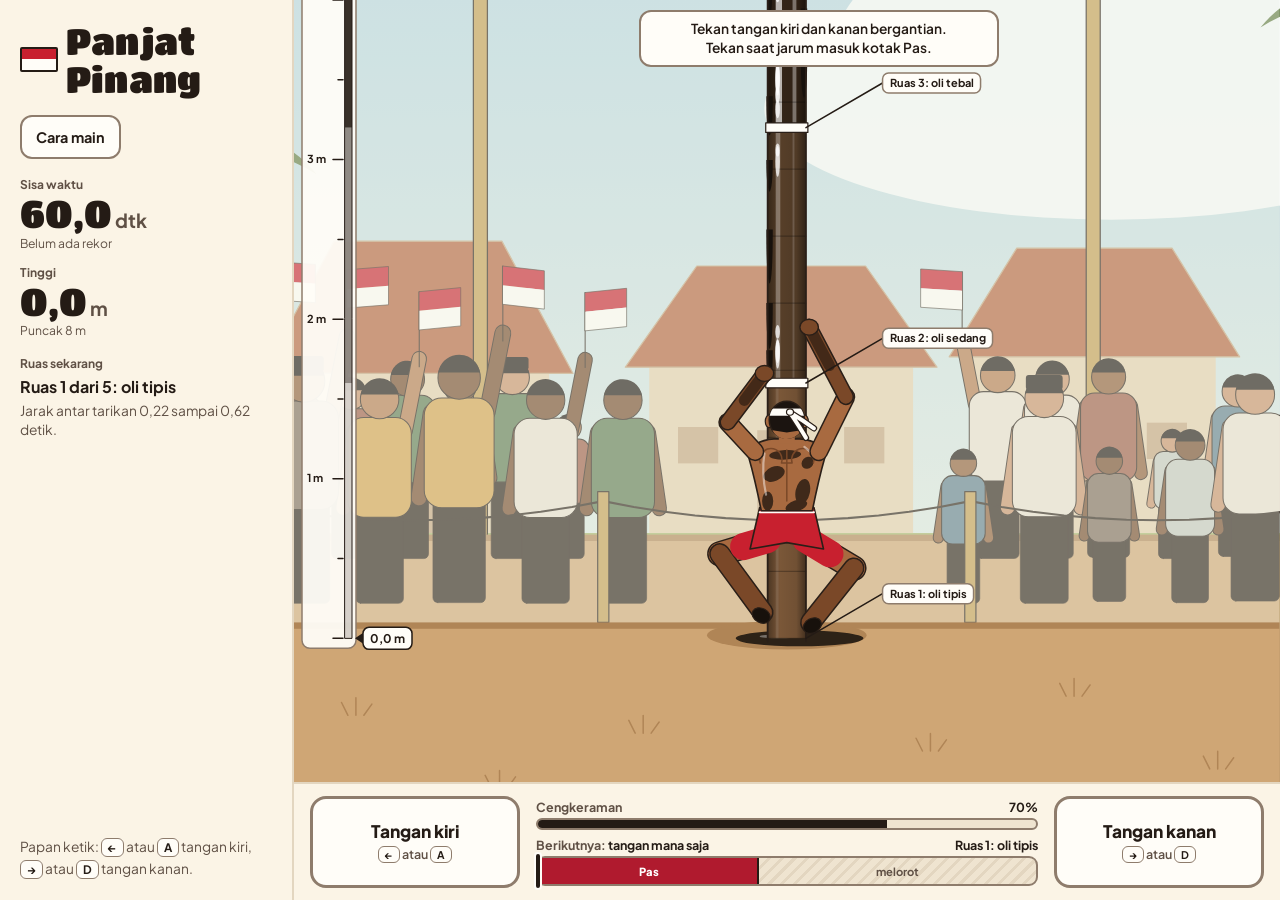
<file: public/games/panjat-pinang/index.html>
<!doctype html>
<html lang="id">
<head>
<meta charset="utf-8">
<meta name="viewport" content="width=device-width, initial-scale=1, viewport-fit=cover">
<link rel="icon" href="/assets/logo.svg" type="image/svg+xml">
<title>Panjat Pinang</title>
<meta name="description" content="Panjat batang pinang berlumur oli dengan irama tangan kiri dan kanan, lalu raih hadiah di puncak sebelum waktu habis.">
<link rel="preconnect" href="https://fonts.googleapis.com">
<link rel="preconnect" href="https://fonts.gstatic.com" crossorigin>
<link rel="stylesheet" href="https://fonts.googleapis.com/css2?family=Titan+One&family=Plus+Jakarta+Sans:wght@400;500;600;700;800&display=swap">
<style>
/* Tata letak kisi: pita skor (atas di HP, kolom kiri di layar lebar), panggung kanvas, dan panel kendali tangan.
   Kanvas hanya mengisi sel panggung, jadi kamera tidak perlu menebak bagian mana yang tertutup panel. */
:root {
  --kertas: #FBF4E6;
  --lembar: #FFFDF8;
  --tinta: #241B15;
  --tinta-2: #5F5045;
  --merah: #B01A2E;
  --aksen-teks: #FFFFFF;
  --garis: #8E7C6C;
  --garis-halus: #E3D6C0;
  --jalur: #EFE4D0;
  --bayang: rgba(36, 27, 21, .22);
  --tirai: rgba(36, 27, 21, .5);
  /* Warna dunia: isi lapangan, bukan warna antarmuka */
  --langit-atas: #B7D7E4;
  --langit-bawah: #EEF1E2;
  --awan: #FFFFFF;
  --rumah: #E4CFAF;
  --rumah-gelap: #C4A580;
  --atap: #B4613C;
  --pohon: #7F9C5A;
  --pohon-gelap: #5E7A42;
  --rumput: #A5B46B;
  --tanah: #CFA675;
  --tanah-gelap: #B08556;
  --bambu: #C29C52;
  --batang: #86603D;
  --oli: #17110C;
  --kulit: #A86A40;
  --kulit-gelap: #7A4828;
  --rambut: #1B1410;
  --putih: #FFFDF8;
  --bendera: #C8202F;
  --lampu: #FFD27A;
  --garis-dunia: #2A1F18;
  --penonton-baju: #5E7F8F, #D3A24C, #9C5A45, #E9E1D2, #5B7A52, #7D6A5C, #C4C9C0;
  --penonton-kulit: #B47A4E, #8E5B37, #C8916A, #73482A;
  --font-judul: "Titan One", "Arial Rounded MT Bold", system-ui, sans-serif;
  --font-teks: "Plus Jakarta Sans", system-ui, -apple-system, "Segoe UI", Roboto, sans-serif;
  color-scheme: light;
}
@media (prefers-color-scheme: dark) {
  :root:not([data-theme="light"]) {
    --kertas: #17120F;
    --lembar: #241D18;
    --tinta: #F4EADB;
    --tinta-2: #CDBBA5;
    --merah: #F2858F;
    --aksen-teks: #2B0A0F;
    --garis: #A3907C;
    --garis-halus: #3A2F27;
    --jalur: #332A22;
    --bayang: rgba(0, 0, 0, .5);
    --tirai: rgba(0, 0, 0, .62);
    --langit-atas: #17181D;
    --langit-bawah: #4A2B21;
    --awan: #3A2E2C;
    --rumah: #3D3029;
    --rumah-gelap: #2A201B;
    --atap: #5A3021;
    --pohon: #2F3B26;
    --pohon-gelap: #222B1B;
    --rumput: #3B452B;
    --tanah: #5E4532;
    --tanah-gelap: #4A3522;
    --bambu: #9A7C44;
    --batang: #8A6440;
    --oli: #0A0705;
    --kulit: #96603A;
    --kulit-gelap: #6A3E22;
    --rambut: #0E0A08;
    --putih: #EDE3D3;
    --bendera: #C42433;
    --lampu: #FFD27A;
    --garis-dunia: #0E0A08;
    --penonton-baju: #3F5662, #8E6C32, #6C3E30, #9D968A, #3E5638, #57493F, #85897F;
    --penonton-kulit: #7E5536, #5F3C24, #8C6448, #4C2F1B;
    color-scheme: dark;
  }
}
:root[data-theme="dark"] {
  --kertas: #17120F;
  --lembar: #241D18;
  --tinta: #F4EADB;
  --tinta-2: #CDBBA5;
  --merah: #F2858F;
  --aksen-teks: #2B0A0F;
  --garis: #A3907C;
  --garis-halus: #3A2F27;
  --jalur: #332A22;
  --bayang: rgba(0, 0, 0, .5);
  --tirai: rgba(0, 0, 0, .62);
  --langit-atas: #17181D;
  --langit-bawah: #4A2B21;
  --awan: #3A2E2C;
  --rumah: #3D3029;
  --rumah-gelap: #2A201B;
  --atap: #5A3021;
  --pohon: #2F3B26;
  --pohon-gelap: #222B1B;
  --rumput: #3B452B;
  --tanah: #5E4532;
  --tanah-gelap: #4A3522;
  --bambu: #9A7C44;
  --batang: #8A6440;
  --oli: #0A0705;
  --kulit: #96603A;
  --kulit-gelap: #6A3E22;
  --rambut: #0E0A08;
  --putih: #EDE3D3;
  --bendera: #C42433;
  --lampu: #FFD27A;
  --garis-dunia: #0E0A08;
  --penonton-baju: #3F5662, #8E6C32, #6C3E30, #9D968A, #3E5638, #57493F, #85897F;
  --penonton-kulit: #7E5536, #5F3C24, #8C6448, #4C2F1B;
  color-scheme: dark;
}

* { box-sizing: border-box; }
html, body { height: 100%; }
body {
  margin: 0;
  overflow: hidden;
  background: var(--kertas);
  color: var(--tinta);
  font-family: var(--font-teks);
  font-size: 15px;
  touch-action: manipulation;
  -webkit-tap-highlight-color: transparent;
}
h1, h2, h3, p, ol, ul { margin: 0; }
button { font: inherit; color: inherit; }
[hidden] { display: none !important; }
.sr { position: absolute; width: 1px; height: 1px; overflow: hidden; clip-path: inset(50%); white-space: nowrap; }

.app {
  position: relative;
  height: 100%;
  overflow: hidden;
  display: grid;
  grid-template-columns: minmax(0, 1fr);
  grid-template-rows: auto minmax(0, 1fr) auto;
  grid-template-areas: "kepala" "panggung" "kendali";
}

/* Bendera kecil merah putih: tanda identitas di judul dan lembar hasil */
.bendera-kecil {
  display: inline-block;
  flex: none;
  width: 1.05em;
  height: .7em;
  border: 2px solid var(--tinta);
  border-radius: 2px;
  background: linear-gradient(var(--bendera) 50%, var(--putih) 50%);
}

/* Pita skor (HP potret) */
.kepala {
  grid-area: kepala;
  display: grid;
  grid-template-columns: minmax(0, 1fr) auto;
  grid-template-areas: "judul cara" "skor skor";
  align-items: center;
  gap: 4px 12px;
  padding: max(8px, env(safe-area-inset-top, 0px)) max(14px, env(safe-area-inset-right, 0px)) 8px max(14px, env(safe-area-inset-left, 0px));
  background: var(--kertas);
  border-bottom: 2px solid var(--garis-halus);
  min-width: 0;
}
.kepala h1 {
  grid-area: judul;
  display: flex;
  align-items: center;
  gap: 8px;
  min-width: 0;
  font-family: var(--font-judul);
  font-weight: 400;
  font-size: clamp(1.35rem, 1.05rem + 1.3vw, 2.2rem);
  line-height: 1;
  letter-spacing: .01em;
}
.tombol-kecil {
  grid-area: cara;
  justify-self: end;
  min-height: 44px;
  padding: 0 14px;
  border-radius: 12px;
  border: 2px solid var(--garis);
  background: var(--lembar);
  font-weight: 700;
  font-size: .9rem;
  cursor: pointer;
}
.skor { grid-area: skor; display: flex; gap: 22px; align-items: flex-start; min-width: 0; }
.sel { display: grid; gap: 1px; min-width: 0; }
.label { font-size: .75rem; font-weight: 700; color: var(--tinta-2); }
.angka {
  font-family: var(--font-judul);
  font-size: 1.6rem;
  line-height: 1.05;
  font-variant-numeric: tabular-nums;
  white-space: nowrap;
}
.angka small { font-family: var(--font-teks); font-weight: 700; font-size: .5em; color: var(--tinta-2); }
.sub { font-size: .76rem; color: var(--tinta-2); white-space: nowrap; }
.ruas-info, .papan { display: none; }
kbd {
  font-family: var(--font-teks);
  font-weight: 700;
  font-size: .85em;
  padding: 1px 6px;
  border-radius: 6px;
  border: 1.5px solid var(--garis);
  background: var(--lembar);
  color: var(--tinta);
  white-space: nowrap;
}

/* Panggung */
.panggung {
  grid-area: panggung;
  position: relative;
  overflow: hidden;
  min-height: 0;
  user-select: none;
  -webkit-user-select: none;
  -webkit-touch-callout: none;
  cursor: pointer;
}
#kanvas { position: absolute; inset: 0; width: 100%; height: 100%; display: block; }
.petunjuk {
  position: absolute;
  top: 10px;
  left: 64px;
  right: 12px;
  text-align: center;
  pointer-events: none;
  font-size: .86rem;
  font-weight: 600;
  line-height: 1.4;
}
.petunjuk span {
  display: inline-block;
  max-width: 36ch;
  padding: 7px 12px;
  border-radius: 12px;
  border: 2px solid var(--garis);
  background: var(--lembar);
  text-wrap: balance;
}
.layar-status {
  position: absolute;
  inset: 0;
  z-index: 3;
  display: grid;
  place-content: center;
  justify-items: center;
  gap: 12px;
  padding: 16px;
  text-align: center;
  background: var(--kertas);
}
.layar-status h2 { font-family: var(--font-judul); font-weight: 400; font-size: 1.4rem; }
.layar-status p { max-width: 38ch; color: var(--tinta-2); line-height: 1.5; }

/* Panel kendali: dua tombol tangan besar dan dua meteran */
.kendali {
  grid-area: kendali;
  display: grid;
  grid-template-columns: minmax(0, 1fr) minmax(0, 1fr);
  grid-template-areas: "meter meter" "kiri kanan";
  gap: 8px 10px;
  padding: 8px max(12px, env(safe-area-inset-right, 0px)) max(10px, env(safe-area-inset-bottom, 0px)) max(12px, env(safe-area-inset-left, 0px));
  background: var(--kertas);
  border-top: 2px solid var(--garis-halus);
}
.tangan {
  min-height: 86px;
  min-width: 0;
  padding: 6px 8px;
  border-radius: 16px;
  border: 3px solid var(--garis);
  background: var(--lembar);
  display: grid;
  place-content: center;
  justify-items: center;
  gap: 5px;
  cursor: pointer;
  touch-action: manipulation;
  user-select: none;
  -webkit-user-select: none;
}
#tombol-kiri { grid-area: kiri; }
#tombol-kanan { grid-area: kanan; }
.tangan .nama { font-weight: 800; font-size: 1.08rem; line-height: 1.1; }
.tangan .kunci { font-size: .78rem; font-weight: 600; color: var(--tinta-2); white-space: nowrap; }
.tangan.giliran { border-color: var(--merah); background: var(--merah); color: var(--aksen-teks); }
.tangan.giliran .kunci { color: var(--aksen-teks); }
.tangan.tunggu, .tangan[aria-disabled="true"] { border-style: dashed; }
.tangan.ditekan { transform: translateY(3px); }
@media (pointer: coarse) {
  .tangan .kunci { display: none; }
}
.meter { grid-area: meter; display: grid; gap: 3px; min-width: 0; align-content: center; }
.baris-meter {
  display: flex;
  justify-content: space-between;
  align-items: baseline;
  gap: 10px;
  min-width: 0;
  font-size: .78rem;
  font-weight: 700;
  color: var(--tinta-2);
}
.baris-meter > span { min-width: 0; overflow: hidden; text-overflow: ellipsis; white-space: nowrap; }
.baris-meter b { color: var(--tinta); }
.baris-meter .nilai { flex: none; color: var(--tinta); }
.bilah {
  position: relative;
  height: 12px;
  border-radius: 6px;
  border: 2px solid var(--garis);
  background: var(--jalur);
  overflow: hidden;
}
.bilah.grip { margin-bottom: 4px; }
#isi-grip { position: absolute; top: 0; bottom: 0; left: 0; width: 70%; background: var(--tinta); }
.bilah.irama { height: 30px; border-radius: 9px; overflow: visible; }
.zona {
  position: absolute;
  top: 0;
  bottom: 0;
  display: grid;
  place-items: center;
  overflow: hidden;
  font-size: .7rem;
  font-weight: 700;
  color: var(--tinta-2);
  white-space: nowrap;
}
/* Arsiran menandai bagian bilah yang bukan tempat menekan */
.zona.cepat, .zona.lambat { background: repeating-linear-gradient(135deg, transparent 0 6px, var(--garis-halus) 6px 9px); }
.zona.cepat { border-radius: 7px 0 0 7px; }
.zona.lambat { border-radius: 0 7px 7px 0; }
.zona.pas { border-left: 2px solid var(--tinta); border-right: 2px solid var(--tinta); color: var(--tinta); font-weight: 800; }
.zona.pas.aktif { background: var(--merah); color: var(--aksen-teks); }
.jarum {
  position: absolute;
  top: -4px;
  bottom: -4px;
  left: 0;
  width: 4px;
  margin-left: -2px;
  border-radius: 2px;
  background: var(--tinta);
  box-shadow: 0 0 0 2px var(--lembar);
}

/* Lembar hasil: bertepi merah seperti pita bendera; bayangan menandai ia mengapung di atas lapangan. */
.hasil {
  position: absolute;
  z-index: 4;
  left: max(10px, env(safe-area-inset-left, 0px));
  right: max(10px, env(safe-area-inset-right, 0px));
  bottom: max(10px, env(safe-area-inset-bottom, 0px));
  max-height: calc(100% - 20px);
  overflow: auto;
  display: grid;
  gap: 7px;
  padding: 13px 15px;
  border-radius: 18px;
  border: 3px solid var(--merah);
  background: var(--lembar);
  box-shadow: 0 12px 30px var(--bayang);
  cursor: default;
}
.hasil h2 {
  display: flex;
  align-items: center;
  gap: 8px;
  font-family: var(--font-judul);
  font-weight: 400;
  font-size: 1.4rem;
  line-height: 1.1;
}
.hasil h2:focus { outline: none; }
.sebab, .saran { line-height: 1.4; font-size: .9rem; }
.saran { color: var(--tinta-2); }
.saran b { color: var(--tinta); }
.baris-angka { display: flex; flex-wrap: wrap; gap: 4px 20px; }
.angka-hasil { display: grid; gap: 1px; }
.angka-hasil span { font-size: .76rem; font-weight: 700; color: var(--tinta-2); }
.angka-hasil strong { font-family: var(--font-judul); font-weight: 400; font-size: 1.4rem; line-height: 1.1; font-variant-numeric: tabular-nums; }
.rekor { font-size: .86rem; color: var(--tinta-2); }
.rekor.baru { color: var(--merah); font-weight: 700; }
.tombol {
  min-height: 50px;
  padding: 0 18px;
  border-radius: 14px;
  border: 2px solid var(--garis);
  background: transparent;
  font-weight: 700;
  cursor: pointer;
}
.tombol.utama {
  border-color: var(--merah);
  background: var(--merah);
  color: var(--aksen-teks);
  font-family: var(--font-judul);
  font-weight: 400;
  font-size: 1.25rem;
  letter-spacing: .01em;
}
.tombol:active, .tombol-kecil:active { transform: translateY(1px); }
.tombol:focus-visible, .tombol-kecil:focus-visible, .tautan:focus-visible, .tangan:focus-visible {
  outline: 3px solid var(--tinta);
  outline-offset: 3px;
}
.ada-hasil .tangan { visibility: hidden; }

/* Dialog cara main */
dialog {
  width: min(680px, calc(100vw - 28px));
  max-height: calc(100dvh - 24px);
  overflow: auto;
  border: 3px solid var(--merah);
  border-radius: 20px;
  padding: 18px 20px 14px;
  background: var(--lembar);
  color: var(--tinta);
  box-shadow: 0 16px 40px var(--bayang);
}
dialog::backdrop { background: var(--tirai); }
.isi-dialog { display: grid; gap: 10px; line-height: 1.45; font-size: .94rem; }
.isi-dialog h2 { display: flex; align-items: center; gap: 10px; font-family: var(--font-judul); font-weight: 400; font-size: 1.6rem; line-height: 1.1; }
.isi-dialog h3 { font-size: 1rem; font-weight: 800; }
.isi-dialog ol, .isi-dialog ul { padding-left: 1.3em; display: grid; gap: 3px; }
.isi-dialog .kecil { font-size: .86rem; color: var(--tinta-2); }
.isi-dialog form { display: flex; justify-content: flex-end; }
.tautan { color: inherit; text-underline-offset: 2px; }

/* Mode kartu: hanya panggung, untuk gambar kartu 480x480 */
.app.mode-kartu { grid-template-columns: minmax(0, 1fr); grid-template-rows: minmax(0, 1fr); grid-template-areas: "panggung"; }
.mode-kartu .kepala, .mode-kartu .kendali, .mode-kartu .petunjuk { display: none; }

/* Layar lebar: pita skor menjadi kolom kiri; kendali di bawah panggung dengan tangan kiri di kiri dan kanan di kanan. */
@media (orientation: landscape) and (min-width: 700px) {
  .app {
    --lebar-sisi: clamp(250px, 23vw, 310px);
    grid-template-columns: var(--lebar-sisi) minmax(0, 1fr);
    grid-template-rows: minmax(0, 1fr) auto;
    grid-template-areas: "kepala panggung" "kepala kendali";
  }
  .kepala {
    grid-template-columns: minmax(0, 1fr);
    grid-template-areas: "judul" "cara" "skor" "ruas" "papan";
    grid-template-rows: auto auto auto auto 1fr;
    align-items: start;
    align-content: start;
    gap: 18px;
    padding: max(22px, env(safe-area-inset-top, 0px)) 20px max(20px, env(safe-area-inset-bottom, 0px)) max(20px, env(safe-area-inset-left, 0px));
    border-bottom: 0;
    border-right: 2px solid var(--garis-halus);
    overflow: auto;
  }
  .kepala h1 { font-size: clamp(1.8rem, 1.2rem + 1.3vw, 2.4rem); line-height: 1.05; }
  .tombol-kecil { justify-self: start; }
  .skor { flex-direction: column; gap: 14px; }
  .angka { font-size: 2.4rem; }
  .ruas-info { grid-area: ruas; display: grid; gap: 3px; line-height: 1.4; }
  .ruas-info strong { font-size: 1rem; }
  .ruas-info span:last-child { font-size: .86rem; color: var(--tinta-2); }
  .papan { grid-area: papan; display: block; align-self: end; font-size: .86rem; line-height: 1.6; color: var(--tinta-2); }
  .petunjuk { left: 76px; }
  .kendali {
    grid-template-columns: minmax(150px, 210px) minmax(0, 1fr) minmax(150px, 210px);
    grid-template-areas: "kiri meter kanan";
    gap: 16px;
    padding: 12px 16px max(12px, env(safe-area-inset-bottom, 0px));
  }
  .tangan { min-height: 92px; }
  .meter { max-width: 560px; width: 100%; justify-self: center; }
  .hasil {
    right: auto;
    top: 12px;
    bottom: auto;
    width: calc(var(--lebar-sisi) - 24px);
    gap: 10px;
    padding: 16px 16px;
  }
  .hasil h2 { font-size: 1.6rem; }
  .sebab, .saran { font-size: .95rem; line-height: 1.5; }
  .angka-hasil strong { font-size: 1.7rem; }
  .ada-hasil .kepala { visibility: hidden; }
  .ada-hasil .tangan { visibility: visible; }
}
/* HP mendatar: tinggi layar sempit, jadi panel dirapatkan. */
@media (orientation: landscape) and (min-width: 700px) and (max-height: 520px) {
  .kepala { gap: 8px; padding-top: 12px; padding-bottom: 12px; }
  .kepala h1 { font-size: 1.5rem; }
  .angka { font-size: 1.7rem; }
  .skor { gap: 6px; }
  .papan, .ruas-info span:last-child { display: none; }
  .tangan { min-height: 64px; }
  .tangan .nama { font-size: .95rem; }
  .kendali { grid-template-columns: minmax(96px, 140px) minmax(0, 1fr) minmax(96px, 140px); padding-top: 8px; gap: 10px; }
  .hasil { width: min(440px, 52vw); top: 8px; gap: 5px; padding: 10px 14px; max-height: calc(100% - 16px); }
  .hasil h2 { font-size: 1.25rem; }
  .sebab, .saran { font-size: .84rem; line-height: 1.35; }
  .angka-hasil strong { font-size: 1.3rem; }
  .tombol { min-height: 46px; }
}
/* HP potret yang pendek: tombol tangan sedikit lebih rendah supaya panggung tetap lega. */
@media (max-height: 600px) and (orientation: portrait) {
  .tangan { min-height: 70px; }
  .angka { font-size: 1.35rem; }
}
@media (prefers-reduced-motion: reduce) {
  .tombol:active, .tombol-kecil:active, .tangan.ditekan { transform: none; }
}
</style>
</head>
<body>
<div class="app" id="app">
  <header class="kepala" id="kepala">
    <h1><span class="bendera-kecil" aria-hidden="true"></span>Panjat Pinang</h1>
    <button class="tombol-kecil" id="tombol-cara" type="button" aria-haspopup="dialog">Cara main</button>
    <div class="skor">
      <div class="sel">
        <span class="label">Sisa waktu</span>
        <span class="angka" id="angka-waktu">60,0<small> dtk</small></span>
        <span class="sub" id="hud-rekor">Belum ada rekor</span>
      </div>
      <div class="sel">
        <span class="label">Tinggi</span>
        <span class="angka" id="angka-tinggi">0,0<small> m</small></span>
        <span class="sub">Puncak 8 m</span>
      </div>
    </div>
    <div class="ruas-info">
      <span class="label">Ruas sekarang</span>
      <strong id="ruas-nama">Ruas 1 dari 5: oli tipis</strong>
      <span id="ruas-jendela">Jarak antar tarikan 0,25 sampai 0,85 detik.</span>
    </div>
    <p class="papan">Papan ketik: <kbd>←</kbd> atau <kbd>A</kbd> tangan kiri, <kbd>→</kbd> atau <kbd>D</kbd> tangan kanan.</p>
  </header>

  <main class="panggung" id="panggung" aria-label="Lapangan lomba panjat pinang. Pemanjat naik dengan menarik tangan kiri dan kanan bergantian." aria-describedby="pengumum">
    <canvas id="kanvas" aria-hidden="true"></canvas>
    <p class="petunjuk" id="petunjuk"><span id="teks-petunjuk">Tekan tangan kiri dan kanan bergantian. Tekan saat jarum masuk kotak Pas.</span></p>
    <div class="layar-status" id="layar-status" role="status">
      <h2 id="status-judul">Menyiapkan lapangan</h2>
      <p id="status-isi">Batang pinang sedang dilumuri oli.</p>
    </div>
  </main>

  <section class="kendali" id="kendali" aria-label="Tangan pemanjat">
    <button class="tangan" id="tombol-kiri" type="button" aria-keyshortcuts="ArrowLeft A">
      <span class="nama">Tangan kiri</span>
      <span class="kunci"><kbd>←</kbd> atau <kbd>A</kbd></span>
    </button>
    <div class="meter">
      <div class="baris-meter">
        <span>Cengkeraman</span>
        <span class="nilai" id="nilai-grip">70%</span>
      </div>
      <div class="bilah grip" aria-hidden="true"><span id="isi-grip"></span></div>
      <div class="baris-meter">
        <span>Berikutnya: <b id="giliran">tangan mana saja</b></span>
        <span class="nilai" id="nilai-oli">oli tipis</span>
      </div>
      <div class="bilah irama" aria-hidden="true">
        <span class="zona cepat" id="zona-cepat">cepat</span>
        <span class="zona pas" id="zona-pas">Pas</span>
        <span class="zona lambat" id="zona-lambat">melorot</span>
        <span class="jarum" id="jarum"></span>
      </div>
    </div>
    <button class="tangan" id="tombol-kanan" type="button" aria-keyshortcuts="ArrowRight D">
      <span class="nama">Tangan kanan</span>
      <span class="kunci"><kbd>→</kbd> atau <kbd>D</kbd></span>
    </button>
  </section>

  <section class="hasil" id="hasil" aria-labelledby="judul-hasil" hidden>
    <h2 id="judul-hasil" tabindex="-1"><span class="bendera-kecil" id="bendera-hasil" aria-hidden="true"></span><span id="teks-judul-hasil">Waktu habis</span></h2>
    <p class="sebab" id="sebab"></p>
    <p class="saran"><b>Saran:</b> <span id="saran"></span></p>
    <div class="baris-angka">
      <div class="angka-hasil"><span>Waktu</span><strong id="waktu-hasil">0,0 dtk</strong></div>
      <div class="angka-hasil"><span>Tertinggi</span><strong id="tinggi-hasil">0,0 m</strong></div>
      <div class="angka-hasil"><span>Hadiah</span><strong id="hadiah-hasil">Belum ada</strong></div>
    </div>
    <p class="rekor" id="rekor-hasil"></p>
    <button class="tombol utama" id="tombol-lagi" type="button">Panjat lagi</button>
  </section>

  <p class="sr" id="pengumum" aria-live="polite"></p>
</div>

<dialog id="dialog-cara" aria-labelledby="judul-cara">
  <div class="isi-dialog">
    <h2 id="judul-cara"><span class="bendera-kecil" aria-hidden="true"></span>Cara main</h2>
    <ol>
      <li>Pemanjat naik dengan menarik tangan kiri dan kanan bergantian: kiri, kanan, kiri, kanan. Tombol yang menyala merah adalah giliran berikutnya.</li>
      <li>Tekan saat jarum di bilah irama masuk kotak <b>Pas</b>. Menekan terlalu cepat, atau menekan tangan yang sama dua kali, membuat pemanjat tergelincir turun.</li>
      <li>Kalau terlambat, jarum lewat kotak Pas dan pemanjat melorot pelan karena oli. Tarik lagi untuk berhenti melorot.</li>
      <li>Irama yang ajek menambah cengkeraman. Makin kuat cengkeraman, makin jauh tiap tarikan.</li>
    </ol>
    <h3>Ruas batang</h3>
    <p>Batang dibagi lima ruas. Ruas yang lebih mengilap berlumur oli lebih tebal: butuh irama lebih pelan dan lebih teratur, karena kotak Pas-nya lebih sempit dan bergeser ke kanan.</p>
    <h3>Menang dan kalah</h3>
    <p>Sampai puncak 8 meter sebelum 60 detik habis. Waktu mulai berjalan sejak tarikan pertama. Hadiahnya tergantung kecepatan: sampai dalam 23 detik meraih sepeda, 32 detik payung, 44 detik ember, lebih dari itu kaus. Babak gagal kalau waktu habis, atau pemanjat melorot sampai tanah setelah sempat naik satu meter.</p>
    <p class="kecil">Papan ketik: <kbd>←</kbd> atau <kbd>A</kbd> tangan kiri, <kbd>→</kbd> atau <kbd>D</kbd> tangan kanan. Bisa juga mengetuk sisi kiri atau kanan lapangan. <kbd>Tab</kbd> berpindah ke tombol, <kbd>Escape</kbd> menutup dialog ini dan permainan lanjut.</p>
    <p class="kecil">Rekor waktu tercepat hanya disimpan di peramban ini.</p>
    <form method="dialog"><button class="tombol" type="submit" id="tombol-tutup">Kembali memanjat</button></form>
  </div>
</dialog>

<script>
(() => {
'use strict';
const $ = s => document.querySelector(s);
const el = {
  app: $('#app'), kepala: $('#kepala'), panggung: $('#panggung'), kanvas: $('#kanvas'),
  petunjuk: $('#petunjuk'), teksPetunjuk: $('#teks-petunjuk'),
  status: $('#layar-status'), statusJudul: $('#status-judul'), statusIsi: $('#status-isi'),
  waktu: $('#angka-waktu'), tinggi: $('#angka-tinggi'), hudRekor: $('#hud-rekor'),
  ruasNama: $('#ruas-nama'), ruasJendela: $('#ruas-jendela'),
  kendali: $('#kendali'), kiri: $('#tombol-kiri'), kanan: $('#tombol-kanan'),
  nilaiGrip: $('#nilai-grip'), isiGrip: $('#isi-grip'), giliran: $('#giliran'), nilaiOli: $('#nilai-oli'),
  zonaCepat: $('#zona-cepat'), zonaPas: $('#zona-pas'), zonaLambat: $('#zona-lambat'), jarum: $('#jarum'),
  hasil: $('#hasil'), judulHasil: $('#judul-hasil'), teksJudulHasil: $('#teks-judul-hasil'), benderaHasil: $('#bendera-hasil'),
  sebab: $('#sebab'), saran: $('#saran'), waktuHasil: $('#waktu-hasil'), tinggiHasil: $('#tinggi-hasil'),
  hadiahHasil: $('#hadiah-hasil'), rekorHasil: $('#rekor-hasil'), tombolLagi: $('#tombol-lagi'),
  tombolCara: $('#tombol-cara'), dialog: $('#dialog-cara'), pengumum: $('#pengumum')
};

const ctx = el.kanvas.getContext && el.kanvas.getContext('2d');
if (!ctx) {
  el.statusJudul.textContent = 'Peramban ini belum bisa menggambar lapangan';
  el.statusIsi.textContent = 'Game ini butuh Canvas 2D. Coba buka di Chrome, Firefox, Safari, atau Edge versi terbaru.';
  return;
}

const TAU = Math.PI * 2;
const clamp = (v, a, b) => Math.max(a, Math.min(b, v));

// Satuan dunia: meter dan detik, sumbu y ke atas, 0 = tanah di pangkal batang.
// Ketinggian pemanjat diukur dari telapak kakinya.
const KONFIG = {
  puncak: 8,             // tinggi kaki saat tangan meraih roda hadiah
  waktuBatas: 60,        // detik, mulai berjalan sejak tarikan pertama
  sempatNaik: 1,         // melorot ke tanah baru dihitung gagal setelah pernah setinggi ini
  gripAwal: 70,
  gripTarik: 10,         // tambahan cengkeraman per tarikan yang pas
  gripTergelincir: 25,
  gripMelorot: 22,       // per detik selama melorot
  faktorGripMin: 0.5,    // pada cengkeraman 0, tarikan hanya separuh jarak penuh
  lamaTergelincir: 0.5,  // detik meluncur turun; tekanan selama itu diabaikan
  rampMelorot: 0.4,      // detik sampai laju melorot penuh
  faktorLepas: 1.8,      // pengali laju melorot saat cengkeraman habis
  skalaIrama: 1.4,       // detik yang dicakup bilah irama
  jedaHasil: { menang: 1.8, tanah: 1.2, waktu: 0.9 },
  tinggiPandang: 4.9,    // meter yang terlihat tegak di panggung
  lebarPandang: 3.2
};
// Tiga tingkat oli. Makin tebal: jendela tekan lebih sempit dan bergeser ke kanan (irama lebih pelan),
// tarikan lebih pendek, melorot lebih cepat, dan tergelincir lebih jauh.
const OLI = [
  null,
  { nama: 'oli tipis', min: 0.22, max: 0.62, naik: 0.24, melorot: 0.22, tergelincir: 0.6, kuras: 4 },
  { nama: 'oli sedang', min: 0.40, max: 0.78, naik: 0.22, melorot: 0.32, tergelincir: 0.8, kuras: 6 },
  { nama: 'oli tebal', min: 0.62, max: 0.94, naik: 0.20, melorot: 0.45, tergelincir: 1.0, kuras: 9 }
];
const RUAS = [[0, 1.6, 1], [1.6, 3.2, 2], [3.2, 4.8, 3], [4.8, 6.4, 2], [6.4, 8, 3]]
  .map(([dari, sampai, tingkat], i) => ({ no: i + 1, dari, sampai, tingkat, oli: OLI[tingkat] }));
const HADIAH = [
  { id: 'sepeda', nama: 'Sepeda', batas: 23 },
  { id: 'payung', nama: 'Payung', batas: 32 },
  { id: 'ember', nama: 'Ember', batas: 44 },
  { id: 'kaus', nama: 'Kaus', batas: Infinity }
];
const RODA = { y: 10.05, rx: 1.25, ry: 0.2 };
const TIANG = { r: 0.12, atas: 10.45 };
// Gantungan di roda: sudut (derajat, 90 = paling belakang) dan panjang tali (m). Dari samping roda terlihat
// gepeng, jadi posisi mendatar dibuat berjauhan supaya hadiah tidak saling menutupi, dan tidak ada yang
// tergantung di depan batang supaya pemanjat di puncak tetap terlihat.
const GANTUNGAN = [
  { id: 'ember', sudut: 60, tali: 0.3 },
  { id: 'payung', sudut: 120, tali: 0.24 },
  { id: 'sepeda', sudut: 0, tali: 0.3 },
  { id: 'kaus', sudut: 180, tali: 0.34 }
];

function buatAcak(benih) {
  let a = benih >>> 0;
  return () => {
    a = (a + 0x6D2B79F5) >>> 0;
    let t = a;
    t = Math.imul(t ^ (t >>> 15), t | 1);
    t ^= t + Math.imul(t ^ (t >>> 7), t | 61);
    return ((t ^ (t >>> 14)) >>> 0) / 4294967296;
  };
}

const fmt1 = new Intl.NumberFormat('id-ID', { minimumFractionDigits: 1, maximumFractionDigits: 1 });
const fmt2 = new Intl.NumberFormat('id-ID', { minimumFractionDigits: 2, maximumFractionDigits: 2 });
const satu = v => fmt1.format(Math.max(0, Math.round(v * 10) / 10));
const dua = v => fmt2.format(v);
const meter = v => `${satu(v)} m`;
const detik = v => `${satu(v)} detik`;

const KUNCI_REKOR = 'panjat-pinang:rekor';
function bacaRekor() {
  try {
    const v = JSON.parse(localStorage.getItem(KUNCI_REKOR));
    if (v && Number.isFinite(v.waktu) && v.waktu > 0) return { waktu: v.waktu, hadiah: typeof v.hadiah === 'string' ? v.hadiah : '' };
  } catch (e) { /* penyimpanan diblokir: main tetap jalan tanpa rekor */ }
  return null;
}
function simpanRekor(v) {
  try { localStorage.setItem(KUNCI_REKOR, JSON.stringify(v)); return true; } catch (e) { return false; }
}
let rekor = bacaRekor();

const reduksi = matchMedia('(prefers-reduced-motion: reduce)');
let gerakHias = !reduksi.matches;
reduksi.addEventListener('change', () => { gerakHias = !reduksi.matches; if (!gerakHias) partikel = []; });

// ---------- Keadaan babak ----------
let status = 'siap';  // siap | main | menang | gagal | hasil
let jeda = false, beku = false, modeKartu = false, kamKartu = null;
let h = 0, hMaks = 0, grip = KONFIG.gripAwal, waktu = 0, sejak = 0;
let tanganLalu = null, bebas = true, melorot = false, lajuMelorot = 0;
let slip = { sisa: 0, jarak: 0, jenis: null };
let stat, akhir = null, tAkhir = 0, hadiahDiraih = null, ruasDiumumkan = 0, waktuHasil = 0;
let label = { teks: '', sampai: 0, gelap: false };
let partikel = [], jamDunia = 0, sisaDiumumkan = false;
const pose = { hT: 0, kiri: 1.66, kanan: 1.95, sasaran: { kiri: 1.66, kanan: 1.95 }, kaget: 0 };
const tekanTerakhir = { kiri: -1, kanan: -1 };

function statBaru() {
  return {
    tarikan: 0, cepat: 0, sama: 0, abaikan: 0,
    hilang: { cepat: 0, sama: 0, melorot: 0 },
    melorotRuas: RUAS.map(() => 0), cepatRuas: RUAS.map(() => 0),
    jedaJumlah: 0, jedaN: 0, slipTerakhir: null, ruasMulaiMelorot: 0, diamSaatJatuh: 0
  };
}

function ruasIndeks(y) {
  for (let i = 0; i < RUAS.length; i++) if (y < RUAS[i].sampai) return i;
  return RUAS.length - 1;
}
function ruasSekarang() { return RUAS[ruasIndeks(h)]; }
function lawan(t) { return t === 'kiri' ? 'kanan' : 'kiri'; }

function mulaiBaru() {
  status = 'siap';
  h = 0; hMaks = 0; grip = KONFIG.gripAwal; waktu = 0; sejak = 0;
  tanganLalu = null; bebas = true; melorot = false; lajuMelorot = 0;
  slip = { sisa: 0, jarak: 0, jenis: null };
  stat = statBaru();
  akhir = null; tAkhir = 0; hadiahDiraih = null; ruasDiumumkan = 0; sisaDiumumkan = false;
  label = { teks: '', sampai: 0, gelap: false };
  partikel = [];
  pose.hT = 0; pose.kiri = pose.sasaran.kiri = 1.66; pose.kanan = pose.sasaran.kanan = 1.95; pose.kaget = 0;
  el.hasil.hidden = true;
  el.app.classList.remove('ada-hasil');
  for (const b of [el.kiri, el.kanan]) b.removeAttribute('aria-disabled');
  tampilPetunjuk('Tekan tangan kiri dan kanan bergantian. Tekan saat jarum masuk kotak Pas.');
  kam.siap = false;
  zonaLalu = '';
  perbaruiHud(true);
  perbaruiRuasInfo();
}

// ---------- Aksi tangan ----------
let waktuBingkai = performance.now();
function tekan(tangan, dariKait) {
  if (jeda || el.dialog.open) return false;
  if (status !== 'siap' && status !== 'main') return false;
  kedipTombol(tangan);
  // Selama meluncur tekanan diabaikan; label "tergelincir" dibiarkan supaya sebabnya tetap terbaca.
  if (slip.sisa > 0) { stat.abaikan++; return false; }
  // Waktu sejak bingkai terakhir ikut dihitung supaya jarak tekan tidak dibulatkan ke bingkai.
  const tambahan = dariKait || beku ? 0 : Math.min(0.1, Math.max(0, (performance.now() - waktuBingkai) / 1000));
  const jarak = sejak + tambahan;
  if (status === 'siap') {
    status = 'main';
    umumkan('Mulai. Waktu 60 detik berjalan.');
  }
  const o = ruasSekarang().oli;
  if (!bebas && tangan === tanganLalu) tergelincir('sama', tangan, jarak);
  else if (!bebas && jarak < o.min) tergelincir('cepat', tangan, jarak);
  else tarik(tangan, jarak);
  return true;
}

function tarik(tangan, jarak) {
  const r = ruasSekarang(), o = r.oli;
  if (!bebas) { stat.jedaJumlah += jarak; stat.jedaN++; }
  const naik = o.naik * (KONFIG.faktorGripMin + (1 - KONFIG.faktorGripMin) * grip / 100);
  h = Math.min(KONFIG.puncak, h + naik);
  hMaks = Math.max(hMaks, h);
  grip = Math.min(100, grip + KONFIG.gripTarik);
  stat.tarikan++;
  tanganLalu = tangan; bebas = false; sejak = 0; melorot = false; lajuMelorot = 0;
  pose.sasaran[tangan] = h + 1.98;
  if (label.teks && !label.gelap) label.sampai = 0;
  if (stat.tarikan >= 4) sembunyikanPetunjuk();
  if (h >= KONFIG.puncak - 1e-9) selesai('menang');
}

function tergelincir(jenis, tangan, jarak) {
  const i = ruasIndeks(h), o = RUAS[i].oli;
  slip = { sisa: KONFIG.lamaTergelincir, jarak: o.tergelincir, jenis };
  grip = Math.max(0, grip - KONFIG.gripTergelincir);
  stat[jenis]++;
  if (jenis === 'cepat') stat.cepatRuas[i]++;
  stat.slipTerakhir = { jenis, jarak, ruas: i, tangan };
  bebas = true; tanganLalu = tangan; sejak = 0; melorot = false; lajuMelorot = 0;
  pose.kaget = 1;
  const teks = jenis === 'cepat' ? 'Terlalu cepat, tergelincir' : `Tangan ${tangan} dua kali, tergelincir`;
  pasangLabel(teks, 1.3, true);
  umumkan(jenis === 'cepat'
    ? `Terlalu cepat, jarak ${dua(jarak)} detik. Tergelincir turun.`
    : `Tangan ${tangan} ditekan dua kali. Tergelincir turun.`);
  if (gerakHias && h > 0.05) percikanOli();
}

function selesai(jenis, sebab) {
  status = jenis === 'menang' ? 'menang' : 'gagal';
  tAkhir = 0;
  if (jenis === 'menang') hadiahDiraih = HADIAH.find(x => waktu <= x.batas);
  if (jenis === 'tanah') stat.diamSaatJatuh = sejak;
  akhir = { jenis, ...analisis(jenis, sebab) };
  melorot = false; lajuMelorot = 0; slip.sisa = 0;
  label.sampai = 0;
  sembunyikanPetunjuk();
  if (jenis === 'menang') umumkan(`Sampai puncak dalam ${detik(waktu)}. ${hadiahDiraih.nama} diraih.`);
  else if (jenis === 'waktu') umumkan(`Waktu habis di ketinggian ${meter(h)}.`);
  else umumkan('Pemanjat sampai di tanah.');
  if (jenis === 'tanah' && gerakHias) debu();
}

function tipUtama() {
  const slipN = stat.cepat + stat.sama, hilangSlip = stat.hilang.cepat + stat.hilang.sama;
  if (slipN > 0) return `Kamu tergelincir ${slipN} kali dan kehilangan ${meter(hilangSlip)}. Tunggu jarum masuk kotak Pas sebelum menekan.`;
  if (stat.hilang.melorot > 0.3) return `Kamu sempat melorot ${meter(stat.hilang.melorot)}. Tarik lagi sebelum jarum lewat dari kotak Pas.`;
  return 'Irama sudah rapi. Tekan di bagian awal kotak Pas supaya jarak antar tarikan lebih rapat.';
}

function analisis(jenis, sebab) {
  if (jenis === 'menang') {
    const hd = hadiahDiraih, i = HADIAH.indexOf(hd);
    return {
      judul: `${hd.nama} diraih`,
      sebab: `Kamu sampai di roda hadiah dalam ${detik(waktu)} dan meraih ${hd.nama.toLowerCase()}.`,
      saran: i > 0 ? `Sampai dalam ${HADIAH[i - 1].batas} detik untuk meraih ${HADIAH[i - 1].nama.toLowerCase()}. ${tipUtama()}` : tipUtama()
    };
  }
  if (jenis === 'tanah') {
    if (sebab === 'melorot') {
      const r = RUAS[stat.ruasMulaiMelorot];
      return {
        judul: 'Melorot sampai tanah',
        sebab: `Kamu berhenti menarik ${detik(stat.diamSaatJatuh)} di ruas ${r.no} (${r.oli.nama}). Batang yang licin membuat pemanjat melorot pelan sampai ke tanah.`,
        saran: `Tarik lagi selagi jarum masih di kotak Pas. Di ${r.oli.nama}, jarak antar tarikan paling lama ${dua(r.oli.max)} detik.`
      };
    }
    const s = stat.slipTerakhir, r = RUAS[s.ruas];
    if (sebab === 'cepat') return {
      judul: 'Tergelincir sampai tanah',
      sebab: `Tarikan terakhir hanya berjarak ${dua(s.jarak)} detik di ruas ${r.no} (${r.oli.nama}), lebih cepat dari batas ${dua(r.oli.min)} detik, jadi pemanjat tergelincir sampai tanah.${stat.cepat > 1 ? ` Babak ini kamu ${stat.cepat} kali tergelincir karena terburu-buru.` : ''}`,
      saran: 'Tunggu jarum masuk kotak Pas sebelum menekan. Makin licin ruasnya, makin lama jarum perlu ditunggu.'
    };
    return {
      judul: 'Tergelincir sampai tanah',
      sebab: `Tangan ${s.tangan} ditekan dua kali berturut-turut di ruas ${r.no}, pegangan terlepas, dan pemanjat tergelincir sampai tanah.`,
      saran: 'Ganti tangan setiap tarikan: kiri, kanan, kiri, kanan. Tombol yang menyala merah menunjukkan giliran berikutnya.'
    };
  }
  const hil = stat.hilang, total = hil.cepat + hil.sama + hil.melorot;
  const awal = `Pemanjat tertahan di ${meter(h)}, kurang ${meter(KONFIG.puncak - h)} lagi ke puncak.`;
  if (total >= 0.8) {
    const besar = ['melorot', 'cepat', 'sama'].reduce((a, b) => (hil[b] > hil[a] ? b : a));
    if (besar === 'melorot') {
      const i = stat.melorotRuas.indexOf(Math.max(...stat.melorotRuas)), r = RUAS[i];
      return {
        judul: 'Waktu habis',
        sebab: `${awal} Total ${meter(hil.melorot)} hilang karena melorot saat jarak antar tarikan terlalu lama, paling banyak di ruas ${r.no} (${r.oli.nama}).`,
        saran: 'Tarik lagi begitu jarum masuk kotak Pas, jangan menunggu sampai ujungnya.'
      };
    }
    if (besar === 'cepat') {
      const i = stat.cepatRuas.indexOf(Math.max(...stat.cepatRuas)), r = RUAS[i];
      return {
        judul: 'Waktu habis',
        sebab: `${awal} Kamu tergelincir ${stat.cepat} kali karena menekan terlalu cepat dan kehilangan ${meter(hil.cepat)}, paling sering di ruas ${r.no} (${r.oli.nama}).`,
        saran: `Tunggu jarum masuk kotak Pas sebelum menekan. Di ${r.oli.nama} jaraknya paling sedikit ${dua(r.oli.min)} detik.`
      };
    }
    return {
      judul: 'Waktu habis',
      sebab: `${awal} Tangan yang sama ditekan dua kali sebanyak ${stat.sama} kali, dan setiap kali itu pemanjat tergelincir (total ${meter(hil.sama)}).`,
      saran: 'Ganti tangan setiap tarikan. Tombol yang menyala merah menunjukkan giliran berikutnya.'
    };
  }
  const rata = stat.jedaN ? stat.jedaJumlah / stat.jedaN : 0;
  return {
    judul: 'Waktu habis',
    sebab: `${awal} Kamu jarang tergelincir, tapi tarikannya pendek karena cengkeraman sering lemah${rata ? ` (rata-rata jarak antar tarikan ${dua(rata)} detik)` : ''}.`,
    saran: 'Jaga irama ajek di dalam kotak Pas. Setiap tarikan yang pas menambah cengkeraman, dan cengkeraman kuat membuat tarikan lebih jauh.'
  };
}

function tampilkanHasil() {
  status = 'hasil';
  const a = akhir;
  el.teksJudulHasil.textContent = a.judul;
  el.benderaHasil.hidden = a.jenis !== 'menang';
  el.sebab.textContent = a.sebab;
  el.saran.textContent = a.saran;
  el.waktuHasil.textContent = `${satu(waktu)} dtk`;
  el.tinggiHasil.textContent = meter(hMaks);
  el.hadiahHasil.textContent = hadiahDiraih ? hadiahDiraih.nama : 'Belum ada';
  let teksRekor, baru = false;
  if (a.jenis === 'menang') {
    const w = Math.round(waktu * 10) / 10;
    if (!rekor || w < rekor.waktu) {
      const lama = rekor;
      rekor = { waktu: w, hadiah: hadiahDiraih.nama };
      const tersimpan = simpanRekor(rekor);
      baru = true;
      teksRekor = lama ? `Rekor baru. Sebelumnya ${satu(lama.waktu)} detik.` : 'Rekor pertamamu.';
      if (!tersimpan) teksRekor += ' Peramban ini tidak mengizinkan rekor disimpan.';
    } else teksRekor = `Rekormu ${satu(rekor.waktu)} detik${rekor.hadiah ? ` dengan hadiah ${rekor.hadiah.toLowerCase()}` : ''}.`;
  } else if (rekor) {
    teksRekor = `Rekormu ${satu(rekor.waktu)} detik${rekor.hadiah ? ` dengan hadiah ${rekor.hadiah.toLowerCase()}` : ''}.`;
  } else {
    teksRekor = 'Belum ada rekor. Sampai di puncak untuk mencatat waktu tercepat.';
  }
  el.rekorHasil.textContent = teksRekor;
  el.rekorHasil.classList.toggle('baru', baru);
  for (const b of [el.kiri, el.kanan]) b.setAttribute('aria-disabled', 'true');
  el.hasil.hidden = false;
  el.app.classList.add('ada-hasil');
  waktuHasil = performance.now();
  perbaruiHud(true);
  hitungTutup();
  el.tombolLagi.focus({ preventScroll: true });
  umumkan(`${a.judul}. ${a.sebab} Saran: ${a.saran}`);
}

// ---------- Masukan ----------
function kedipTombol(tangan) {
  const b = tangan === 'kiri' ? el.kiri : el.kanan;
  b.classList.add('ditekan');
  clearTimeout(b._jam);
  b._jam = setTimeout(() => b.classList.remove('ditekan'), 110);
}
for (const [b, tangan] of [[el.kiri, 'kiri'], [el.kanan, 'kanan']]) {
  // pointerdown, bukan click: ketukan cepat dua jempol harus langsung terbaca.
  b.addEventListener('pointerdown', e => {
    if (e.pointerType === 'mouse' && e.button !== 0) return;
    e.preventDefault();
    tekanTerakhir[tangan] = performance.now();
    tekan(tangan);
  });
  // Klik dari Enter/Spasi saat tombol difokus; klik susulan dari pointer diabaikan.
  b.addEventListener('click', () => {
    if (performance.now() - tekanTerakhir[tangan] < 800) return;
    tekan(tangan);
  });
}
el.panggung.addEventListener('pointerdown', e => {
  if (e.pointerType === 'mouse' && e.button !== 0) return;
  if (el.dialog.open || (status !== 'siap' && status !== 'main')) return;
  e.preventDefault();
  const r = el.panggung.getBoundingClientRect();
  tekan(e.clientX < r.left + r.width / 2 ? 'kiri' : 'kanan');
});
el.panggung.addEventListener('contextmenu', e => e.preventDefault());
el.kendali.addEventListener('contextmenu', e => e.preventDefault());
document.addEventListener('keydown', e => {
  if (el.dialog.open || e.altKey || e.ctrlKey || e.metaKey) return;
  const k = e.key, kode = e.code;
  let tangan = null;
  if (k === 'ArrowLeft' || kode === 'KeyA' || k === 'a' || k === 'A') tangan = 'kiri';
  else if (k === 'ArrowRight' || kode === 'KeyD' || k === 'd' || k === 'D') tangan = 'kanan';
  if (!tangan) return;
  if (status !== 'siap' && status !== 'main') return;
  e.preventDefault();
  // Tombol yang ditahan tidak dihitung sebagai tarikan berulang.
  if (!e.repeat) tekan(tangan);
});
el.tombolLagi.addEventListener('click', () => {
  // Tekanan yang masih tertahan dari babak sebelumnya tidak boleh langsung memulai ulang.
  if (performance.now() - waktuHasil < 450) return;
  mulaiBaru();
  el.kiri.focus({ preventScroll: true });
});
el.tombolCara.addEventListener('click', () => { el.dialog.showModal(); aturJeda(true); });
el.dialog.addEventListener('close', () => aturJeda(false));
// Escape ditangani sendiri juga: Chrome kadang menahan Escape pertama setelah dialog dibuka (pencegah penyalahgunaan).
el.dialog.addEventListener('keydown', e => {
  if (e.key === 'Escape') { e.preventDefault(); el.dialog.close(); }
});
el.dialog.addEventListener('click', e => {
  if (e.target !== el.dialog) return;
  const r = el.dialog.getBoundingClientRect();
  if (e.clientX < r.left || e.clientX > r.right || e.clientY < r.top || e.clientY > r.bottom) el.dialog.close();
});
function aturJeda(on) {
  jeda = on;
  // Setelah jeda irama dimulai ulang: tarikan berikutnya bebas tangan dan bebas jarak.
  if (!on && status === 'main') { bebas = true; sejak = 0; melorot = false; lajuMelorot = 0; }
}

// ---------- Teks layar ----------
let jamUmum = 0;
function umumkan(teks) {
  clearTimeout(jamUmum);
  el.pengumum.textContent = '';
  jamUmum = setTimeout(() => { el.pengumum.textContent = teks; }, 60);
}
function tampilPetunjuk(teks) { el.teksPetunjuk.textContent = teks; el.petunjuk.hidden = false; }
function sembunyikanPetunjuk() { el.petunjuk.hidden = true; }
function pasangLabel(teks, lama, gelap) { label = { teks, sampai: jamDunia + lama, gelap: !!gelap }; }

let hudLalu = '';
function perbaruiHud(paksa) {
  const sisa = Math.max(0, KONFIG.waktuBatas - waktu);
  const kunci = `${satu(sisa)}|${satu(h)}|${rekor ? rekor.waktu : 0}`;
  if (!paksa && kunci === hudLalu) return;
  hudLalu = kunci;
  el.waktu.innerHTML = `${satu(sisa)}<small> dtk</small>`;
  el.tinggi.innerHTML = `${satu(h)}<small> m</small>`;
  el.hudRekor.textContent = rekor ? `Rekor ${satu(rekor.waktu)} dtk` : 'Belum ada rekor';
}
let ruasInfoLalu = -1;
function perbaruiRuasInfo() {
  const r = ruasSekarang();
  if (r.no === ruasInfoLalu) return;
  ruasInfoLalu = r.no;
  el.ruasNama.textContent = `Ruas ${r.no} dari ${RUAS.length}: ${r.oli.nama}`;
  el.ruasJendela.textContent = `Jarak antar tarikan ${dua(r.oli.min)} sampai ${dua(r.oli.max)} detik.`;
  el.nilaiOli.textContent = `Ruas ${r.no}: ${r.oli.nama}`;
}

let zonaLalu = '', gripLalu = -1, giliranLalu = '', aktifLalu = null;
function perbaruiKendali() {
  const o = ruasSekarang().oli, S = KONFIG.skalaIrama;
  const zMin = bebas ? 0 : o.min, zMax = o.max;
  const kunci = `${zMin}|${zMax}`;
  if (kunci !== zonaLalu) {
    zonaLalu = kunci;
    const p = v => `${(v / S * 100).toFixed(2)}%`;
    el.zonaCepat.hidden = zMin <= 0;
    el.zonaCepat.style.left = '0';
    el.zonaCepat.style.width = p(zMin);
    el.zonaPas.style.left = p(zMin);
    el.zonaPas.style.width = p(zMax - zMin);
    el.zonaLambat.style.left = p(zMax);
    el.zonaLambat.style.width = p(S - zMax);
  }
  const main = status === 'main' || status === 'siap';
  const posisi = status === 'siap' || slip.sisa > 0 ? 0 : Math.min(sejak, S) / S;
  el.jarum.style.left = `${(posisi * 100).toFixed(2)}%`;
  const aktif = main && slip.sisa <= 0 && (status === 'siap' || (sejak >= zMin && sejak <= zMax));
  if (aktif !== aktifLalu) { aktifLalu = aktif; el.zonaPas.classList.toggle('aktif', aktif); }
  const g = Math.round(grip);
  if (g !== gripLalu) {
    gripLalu = g;
    el.isiGrip.style.width = `${g}%`;
    el.nilaiGrip.textContent = g < 30 ? `${g}%, lemah` : `${g}%`;
  }
  let gil, kelas;
  if (!main) { gil = 'babak selesai'; kelas = ''; }
  else if (slip.sisa > 0) { gil = 'tunggu sebentar'; kelas = 'tunggu'; }
  else if (bebas) { gil = 'tangan mana saja'; kelas = ''; }
  else { gil = `tangan ${lawan(tanganLalu)}`; kelas = lawan(tanganLalu); }
  const kunciGil = `${gil}|${kelas}`;
  if (kunciGil !== giliranLalu) {
    giliranLalu = kunciGil;
    el.giliran.textContent = gil;
    el.kiri.classList.toggle('giliran', kelas === 'kiri');
    el.kanan.classList.toggle('giliran', kelas === 'kanan');
    el.kiri.classList.toggle('tunggu', kelas === 'tunggu');
    el.kanan.classList.toggle('tunggu', kelas === 'tunggu');
  }
}

// ---------- Pembaruan ----------
function perbarui(dt) {
  waktuBingkai = performance.now();
  if (jeda) return;
  jamDunia += dt;
  if (status === 'main') {
    waktu += dt;
    const i = ruasIndeks(h), o = RUAS[i].oli;
    if (h > 0.02) grip -= o.kuras * dt;
    // Sebab turun di bingkai ini dicatat sebelum keadaan tergelincir dihapus, supaya bingkai terakhir
    // luncuran yang menyentuh tanah tidak salah dihitung sebagai melorot.
    let sebabTurun = 'melorot';
    if (slip.sisa > 0) {
      sebabTurun = slip.jenis;
      const turun = Math.min(Math.min(slip.sisa, dt) / KONFIG.lamaTergelincir * slip.jarak, h);
      h -= turun;
      // Sisa pembulatan beberapa milimeter dihitung sudah di tanah.
      if (h < 0.005) h = 0;
      stat.hilang[slip.jenis] += turun;
      slip.sisa -= dt;
      if (slip.sisa <= 0) { slip.sisa = 0; sejak = 0; }
    } else {
      sejak += dt;
      if (sejak > o.max && h > 0) {
        if (!melorot) {
          melorot = true;
          stat.ruasMulaiMelorot = i;
          umumkan('Melorot. Tarik lagi.');
        }
        const ramp = Math.min(1, (sejak - o.max) / KONFIG.rampMelorot);
        lajuMelorot = o.melorot * ramp * (grip <= 0 ? KONFIG.faktorLepas : 1);
        const turun = Math.min(lajuMelorot * dt, h);
        h -= turun;
        stat.hilang.melorot += turun;
        stat.melorotRuas[i] += turun;
        grip -= KONFIG.gripMelorot * dt;
        pasangLabel(grip <= 0 ? 'Pegangan lepas, tarik lagi' : 'Melorot, tarik lagi', 0.15, false);
      } else {
        lajuMelorot = 0;
      }
    }
    grip = clamp(grip, 0, 100);
    if (h <= 0) {
      h = 0;
      if (hMaks >= KONFIG.sempatNaik) selesai('tanah', sebabTurun);
      else { melorot = false; lajuMelorot = 0; slip.sisa = 0; }
    }
    if (status === 'main') {
      if (waktu >= KONFIG.waktuBatas) { waktu = KONFIG.waktuBatas; selesai('waktu'); }
      else if (!sisaDiumumkan && KONFIG.waktuBatas - waktu <= 10) { sisaDiumumkan = true; umumkan('Sisa 10 detik.'); }
    }
    const iBaru = ruasIndeks(h);
    if (iBaru > ruasDiumumkan && status === 'main') {
      ruasDiumumkan = iBaru;
      const r = RUAS[iBaru];
      umumkan(`Ruas ${r.no}: ${r.oli.nama}. Jarak antar tarikan ${dua(r.oli.min)} sampai ${dua(r.oli.max)} detik.`);
    }
  } else if (status === 'menang' || status === 'gagal') {
    tAkhir += dt;
    if (tAkhir >= KONFIG.jedaHasil[akhir.jenis]) tampilkanHasil();
  }
  perbaruiPose(dt);
  for (const p of partikel) { p.vy -= 9 * dt; p.x += p.vx * dt; p.y += p.vy * dt; p.umur -= dt; }
  partikel = partikel.filter(p => p.umur > 0 && p.y > -0.2);
  gerakKamera(dt);
  perbaruiHud(false);
  perbaruiRuasInfo();
  perbaruiKendali();
}

function perbaruiPose(dt) {
  const k = 1 - Math.exp(-dt * 16);
  pose.hT += (h - pose.hT) * k;
  if (Math.abs(h - pose.hT) < 1e-4) pose.hT = h;
  const kt = 1 - Math.exp(-dt * 28);
  for (const t of ['kiri', 'kanan']) {
    pose[t] += (pose.sasaran[t] - pose[t]) * kt;
    // Tangan yang tidak bergerak tetap di batang, tapi tidak boleh lepas dari jangkauan lengan.
    const lo = pose.hT + 1.58, hi = pose.hT + 2.02;
    pose[t] = clamp(pose[t], lo, hi);
    pose.sasaran[t] = clamp(pose.sasaran[t], lo, hi + 0.1);
  }
  if (pose.kaget > 0) pose.kaget = Math.max(0, pose.kaget - dt * 2.2);
}

function percikanOli() {
  for (let i = 0; i < 9; i++) {
    const sisi = Math.random() < 0.5 ? -1 : 1;
    partikel.push({
      x: sisi * (0.12 + Math.random() * 0.1), y: pose.hT + 1.5 + Math.random() * 0.3,
      vx: sisi * (0.6 + Math.random() * 1.2), vy: 0.8 + Math.random() * 1.4,
      umur: 0.5 + Math.random() * 0.4, r: 0.025 + Math.random() * 0.025, jenis: 'oli'
    });
  }
}
function debu() {
  for (let i = 0; i < 12; i++) {
    const sisi = Math.random() < 0.5 ? -1 : 1;
    partikel.push({
      x: sisi * (0.2 + Math.random() * 0.4), y: 0.05,
      vx: sisi * (0.4 + Math.random() * 0.9), vy: 0.3 + Math.random() * 0.8,
      umur: 0.6 + Math.random() * 0.5, r: 0.05 + Math.random() * 0.06, jenis: 'debu'
    });
  }
}

// ---------- Warna ----------
const WARNA = {};
const NAMA_WARNA = ['kertas', 'lembar', 'tinta', 'tinta-2', 'merah', 'aksen-teks', 'garis', 'garis-halus',
  'langit-atas', 'langit-bawah', 'awan', 'rumah', 'rumah-gelap', 'atap', 'pohon', 'pohon-gelap', 'rumput', 'tanah',
  'tanah-gelap', 'bambu', 'batang', 'oli', 'kulit', 'kulit-gelap', 'rambut', 'putih', 'bendera', 'lampu', 'garis-dunia'];
let temaGelap = false;
function bacaWarna() {
  const cs = getComputedStyle(document.documentElement);
  for (const n of NAMA_WARNA) WARNA[n] = cs.getPropertyValue('--' + n).trim();
  WARNA.baju = cs.getPropertyValue('--penonton-baju').split(',').map(s => s.trim());
  WARNA.kulitOrang = cs.getPropertyValue('--penonton-kulit').split(',').map(s => s.trim());
  temaGelap = cs.colorScheme === 'dark' || cs.getPropertyValue('color-scheme').trim() === 'dark';
}
matchMedia('(prefers-color-scheme: dark)').addEventListener('change', bacaWarna);
new MutationObserver(bacaWarna).observe(document.documentElement, { attributes: true, attributeFilter: ['data-theme'] });

// ---------- Ukuran dan kamera ----------
const ukuran = { w: 1, h: 1, dpr: 1 };
const kam = { cy: 1.8, siap: false };
const T = { s: 80, ax: 0, ay: 0, cy: 0, cy0: 0, visH: 1 };
let tutupBawah = 0;
function ukurKanvas() {
  const r = el.panggung.getBoundingClientRect();
  ukuran.w = Math.max(1, r.width); ukuran.h = Math.max(1, r.height);
  ukuran.dpr = Math.min(2.5, window.devicePixelRatio || 1);
  el.kanvas.width = Math.round(ukuran.w * ukuran.dpr);
  el.kanvas.height = Math.round(ukuran.h * ukuran.dpr);
  hitungTutup();
  kam.siap = false;
}
// Di HP lembar hasil menutupi bagian bawah panggung; kamera memakai sisa yang terlihat.
function hitungTutup() {
  tutupBawah = 0;
  if (el.hasil.hidden) return;
  const p = el.panggung.getBoundingClientRect(), q = el.hasil.getBoundingClientRect();
  if (q.left < p.right - 1 && q.right > p.left + 1 && q.top < p.bottom) tutupBawah = clamp(p.bottom - q.top, 0, p.height * 0.6);
}
new ResizeObserver(ukurKanvas).observe(el.panggung);
new ResizeObserver(hitungTutup).observe(el.hasil);

function skala() {
  if (kamKartu) return ukuran.h / kamKartu.tinggi;
  return Math.min(ukuran.h / KONFIG.tinggiPandang, ukuran.w / KONFIG.lebarPandang);
}
function gerakKamera(dt) {
  const s = skala(), visH = Math.max(40, ukuran.h - tutupBawah), lihat = visH / s;
  const lo = -0.9 + lihat / 2, hi = 11.9 - lihat / 2;
  let cy;
  if (kamKartu) cy = kamKartu.cy;
  else if (akhir && akhir.jenis === 'menang') cy = clamp(Math.min(hi, pose.hT + 1.75), lo, hi);
  else cy = clamp(pose.hT + 1.0 + lihat * 0.1, lo, hi);
  const k = kam.siap ? 1 - Math.exp(-dt * 6) : 1;
  kam.cy += (cy - kam.cy) * k;
  kam.siap = true;
  T.s = s; T.ax = ukuran.w / 2; T.ay = visH / 2; T.cy = kam.cy; T.cy0 = lo; T.visH = visH;
}
const layarY = y => T.ay - (y - T.cy) * T.s;
const layarX = x => T.ax + x * T.s;

// Lapisan latar: f = seberapa ikut kamera naik, k = skala (makin jauh makin kecil).
// Saat kamera di posisi terendah, tanah semua lapisan berimpit.
function lapisan(f, k) {
  const s = T.s * k, d = ukuran.dpr;
  const dasarY = T.ay + T.cy0 * T.s + (T.cy - T.cy0) * T.s * f;
  ctx.setTransform(d * s, 0, 0, -d * s, d * T.ax, d * dasarY);
  return 1 / s;
}

// ---------- Pemandangan (dibuat sekali, berbenih tetap) ----------
const acakLatar = buatAcak(1708);
const AWAN = Array.from({ length: 9 }, (_, i) => ({ x: -26 + i * 6.3 + acakLatar() * 3, y: 3.5 + acakLatar() * 11, w: 1.1 + acakLatar() * 1.4, v: 0.08 + acakLatar() * 0.1 }));
const RUMAH = [], POHON = [];
for (let x = -17; x < 17;) {
  if (acakLatar() < 0.62) { const l = 2.2 + acakLatar() * 1.2; RUMAH.push({ x: x + l / 2, l, t: 1.6 + acakLatar() * 0.6, atap: 1 + acakLatar() * 0.4, pintu: acakLatar() < 0.5 }); x += l + 0.3 + acakLatar() * 0.8; }
  else { POHON.push({ x: x + 0.6, t: 3.6 + acakLatar() * 2.2, kelapa: acakLatar() < 0.55, miring: (acakLatar() - 0.5) * 0.5 }); x += 1.3 + acakLatar(); }
}
const UMBUL = [-9.6, -7.2, -4.8, -2.4, 2.4, 4.8, 7.2, 9.6].map((x, i) => ({ x, t: 7.2 + ((i * 37) % 7) / 10, arah: x < 0 ? 1 : -1, fase: i * 1.7 }));
const PENONTON = [];
for (const [yKaki, k, gelap] of [[0.5, 0.76, true], [0.22, 0.92, false]]) {
  for (const sisi of [-1, 1]) {
    let x = 0.98 + acakLatar() * 0.25 + (gelap ? 0.2 : 0);
    while (x < 8) {
      const anak = acakLatar() < 0.28;
      PENONTON.push({
        x: sisi * x, y: yKaki, k, gelap, tinggi: (anak ? 1.05 + acakLatar() * 0.2 : 1.5 + acakLatar() * 0.25) * k,
        baju: Math.floor(acakLatar() * 7), kulit: Math.floor(acakLatar() * 4), bendera: acakLatar() < 0.2,
        peci: !anak && acakLatar() < 0.25, fase: acakLatar() * TAU, laju: 1.6 + acakLatar() * 1.4, sisi
      });
      x += (0.42 + acakLatar() * 0.22) * k;
    }
  }
}
PENONTON.sort((a, b) => (b.y - a.y));
// Tetes dan kilau oli per ruas, sengaja tetap supaya batang tidak berkedip.
const TETES = RUAS.map(r => Array.from({ length: r.tingkat * r.tingkat }, () => ({ y: r.dari + 0.15 + acakLatar() * (r.sampai - r.dari - 0.3), sisi: acakLatar() < 0.5 ? -1 : 1, p: 0.08 + acakLatar() * 0.12 * r.tingkat })));
const KILAU = RUAS.map(r => Array.from({ length: (r.tingkat - 1) * 5 }, () => ({ y: r.dari + 0.1 + acakLatar() * (r.sampai - r.dari - 0.2), p: 0.04 + acakLatar() * 0.07 })));
const NODA = [
  { x: -0.08, y: 1.03, rx: 0.07, ry: 0.045, a: 0.4 }, { x: 0.1, y: 0.92, rx: 0.045, ry: 0.08, a: -0.2 },
  { x: -0.01, y: 1.15, rx: 0.1, ry: 0.03, a: 0.05 }, { x: 0.06, y: 0.83, rx: 0.07, ry: 0.035, a: 0.3 },
  { x: -0.12, y: 0.86, rx: 0.035, ry: 0.06, a: 0 }, { x: 0.13, y: 1.1, rx: 0.04, ry: 0.035, a: 0.8 }
];

// ---------- Gambar: pembantu ----------
function elips(c, x, y, rx, ry, a = 0) { c.moveTo(x + rx * Math.cos(a), y + rx * Math.sin(a)); c.ellipse(x, y, rx, ry, a, 0, TAU); }
function kotakBulat(c, x, y, w, h, r) { if (c.roundRect) c.roundRect(x, y, w, h, r); else c.rect(x, y, w, h); }
function garisTebal(pts, lebar, warna, px, garisLuar = true) {
  ctx.beginPath();
  ctx.moveTo(pts[0][0], pts[0][1]);
  for (let i = 1; i < pts.length; i++) ctx.lineTo(pts[i][0], pts[i][1]);
  ctx.lineCap = 'round'; ctx.lineJoin = 'round';
  if (garisLuar) { ctx.lineWidth = lebar + px * 3; ctx.strokeStyle = WARNA['garis-dunia']; ctx.stroke(); }
  ctx.lineWidth = lebar; ctx.strokeStyle = warna; ctx.stroke();
}
function isiGaris(px, warna, tebal = 1.6) {
  ctx.fillStyle = warna; ctx.fill();
  ctx.lineWidth = px * tebal; ctx.lineJoin = 'round'; ctx.strokeStyle = WARNA['garis-dunia']; ctx.stroke();
}

function gambarLangit() {
  const d = ukuran.dpr;
  ctx.setTransform(d, 0, 0, d, 0, 0);
  const g = ctx.createLinearGradient(0, 0, 0, ukuran.h);
  g.addColorStop(0, WARNA['langit-atas']);
  g.addColorStop(1, WARNA['langit-bawah']);
  ctx.fillStyle = g;
  ctx.fillRect(0, 0, ukuran.w, ukuran.h);
}

function gambarAwan() {
  lapisan(0.15, 0.9);
  ctx.fillStyle = WARNA.awan;
  ctx.globalAlpha = temaGelap ? 0.8 : 0.85;
  for (const a of AWAN) {
    const geser = gerakHias ? jamDunia * a.v : 0;
    const x = ((a.x + geser + 30) % 60 + 60) % 60 - 30;
    ctx.beginPath();
    elips(ctx, x, a.y, a.w, a.w * 0.32);
    elips(ctx, x - a.w * 0.35, a.y + a.w * 0.16, a.w * 0.45, a.w * 0.32);
    elips(ctx, x + a.w * 0.3, a.y + a.w * 0.22, a.w * 0.5, a.w * 0.38);
    ctx.fill();
  }
  ctx.globalAlpha = 1;
}

function gambarKampung() {
  const px = lapisan(0.3, 0.6);
  const dasar = 1.1;
  ctx.fillStyle = WARNA.rumput;
  ctx.fillRect(-80, dasar - 120, 160, 120);
  for (const p of POHON) {
    const x = p.x, y = dasar;
    if (p.kelapa) {
      const ux = x + p.miring * p.t * 0.4, uy = y + p.t;
      ctx.beginPath(); ctx.moveTo(x, y); ctx.quadraticCurveTo(x + p.miring * 0.2, y + p.t * 0.6, ux, uy);
      ctx.lineWidth = 0.16; ctx.strokeStyle = WARNA['rumah-gelap']; ctx.stroke();
      ctx.fillStyle = WARNA['pohon-gelap'];
      for (let i = 0; i < 6; i++) {
        const a = Math.PI * (0.05 + i * 0.18), sx = Math.cos(a), sy = Math.sin(a);
        ctx.beginPath();
        ctx.moveTo(ux, uy);
        ctx.quadraticCurveTo(ux + sx * 0.9, uy + sy * 0.7 + 0.2, ux + sx * 1.4, uy + sy * 0.3 - 0.35);
        ctx.quadraticCurveTo(ux + sx * 0.8, uy + sy * 0.4, ux, uy);
        ctx.fill();
      }
    } else {
      ctx.fillStyle = WARNA['rumah-gelap'];
      ctx.fillRect(x - 0.08, y, 0.16, p.t * 0.45);
      ctx.fillStyle = WARNA.pohon;
      ctx.beginPath();
      elips(ctx, x, y + p.t * 0.62, p.t * 0.3, p.t * 0.26);
      elips(ctx, x - p.t * 0.2, y + p.t * 0.5, p.t * 0.22, p.t * 0.18);
      elips(ctx, x + p.t * 0.2, y + p.t * 0.52, p.t * 0.22, p.t * 0.18);
      ctx.fill();
    }
  }
  for (const r of RUMAH) {
    const kiri = r.x - r.l / 2, y = dasar;
    ctx.fillStyle = WARNA.rumah;
    ctx.fillRect(kiri, y, r.l, r.t);
    // Atap genteng pelana dilihat dari depan
    ctx.beginPath();
    ctx.moveTo(kiri - 0.25, y + r.t);
    ctx.lineTo(kiri + r.l * 0.18, y + r.t + r.atap);
    ctx.lineTo(kiri + r.l * 0.82, y + r.t + r.atap);
    ctx.lineTo(kiri + r.l + 0.25, y + r.t);
    ctx.closePath();
    ctx.fillStyle = WARNA.atap; ctx.fill();
    ctx.lineWidth = px * 1.2; ctx.strokeStyle = WARNA['rumah-gelap']; ctx.stroke();
    ctx.fillStyle = WARNA['rumah-gelap'];
    if (r.pintu) ctx.fillRect(r.x - 0.25, y, 0.5, r.t * 0.62);
    ctx.fillRect(kiri + 0.3, y + r.t * 0.42, 0.42, 0.38);
    ctx.fillRect(kiri + r.l - 0.72, y + r.t * 0.42, 0.42, 0.38);
  }
}

function gambarUmbul() {
  const px = lapisan(0.55, 0.8);
  const dasar = 0.82;
  // Tali bendera segitiga di antara tiang umbul-umbul yang bersebelahan
  for (let i = 0; i < UMBUL.length - 1; i++) {
    const a = UMBUL[i], b = UMBUL[i + 1];
    const x1 = a.x, x2 = b.x, y1 = dasar + a.t - 1.2, y2 = dasar + b.t - 1.2, kendur = 0.55;
    const titik = t => [x1 + (x2 - x1) * t, y1 + (y2 - y1) * t - kendur * 4 * t * (1 - t)];
    ctx.beginPath();
    for (let j = 0; j <= 20; j++) { const [x, y] = titik(j / 20); j ? ctx.lineTo(x, y) : ctx.moveTo(x, y); }
    ctx.lineWidth = px * 1.4; ctx.strokeStyle = WARNA['garis-dunia']; ctx.stroke();
    const n = Math.max(3, Math.round((x2 - x1) / 0.42));
    for (let j = 1; j < n; j++) {
      const [x, y] = titik(j / n);
      ctx.beginPath();
      ctx.moveTo(x - 0.13, y); ctx.lineTo(x + 0.13, y); ctx.lineTo(x, y - 0.3); ctx.closePath();
      isiGaris(px, j % 2 ? WARNA.bendera : WARNA.putih, 1);
    }
    if (temaGelap) {
      ctx.fillStyle = WARNA.lampu;
      ctx.beginPath();
      for (let j = 0; j < n; j++) { const [x, y] = titik((j + 0.5) / n); elips(ctx, x, y - 0.05, 0.05, 0.065); }
      ctx.fill();
    }
  }
  for (const u of UMBUL) {
    const x = u.x, atas = dasar + u.t, ujungX = x + u.arah * 1.0, ujungY = atas + 0.15;
    // Batang bambu melengkung di ujung
    ctx.beginPath();
    ctx.moveTo(x, dasar);
    ctx.lineTo(x, atas - 0.6);
    ctx.quadraticCurveTo(x, atas + 0.2, ujungX, ujungY);
    ctx.lineCap = 'round';
    ctx.lineWidth = 0.1 + px * 2.5; ctx.strokeStyle = WARNA['garis-dunia']; ctx.stroke();
    ctx.lineWidth = 0.1; ctx.strokeStyle = WARNA.bambu; ctx.stroke();
    // Kain panjang merah putih tergantung dari lengkungan
    const kx = x + u.arah * 0.42, panjang = 2.8, lebar = 0.3;
    const ayun = gerakHias ? jamDunia * 2.1 + u.fase : 0;
    const geser = yy => (gerakHias ? Math.sin(ayun + yy * 1.4) * 0.05 * yy : 0);
    const n = 6;
    for (let j = 0; j < n; j++) {
      const t0 = j / n, t1 = (j + 1) / n, ya = atas - 0.05 - panjang * t0, yb = atas - 0.05 - panjang * t1;
      ctx.beginPath();
      ctx.moveTo(kx - lebar / 2 + geser(panjang * t0), ya);
      ctx.lineTo(kx + lebar / 2 + geser(panjang * t0), ya);
      if (j === n - 1) ctx.lineTo(kx + geser(panjang * t1) + lebar * 0.1, yb - 0.25);
      else { ctx.lineTo(kx + lebar / 2 + geser(panjang * t1), yb); ctx.lineTo(kx - lebar / 2 + geser(panjang * t1), yb); }
      ctx.closePath();
      ctx.fillStyle = j % 2 ? WARNA.putih : WARNA.bendera;
      ctx.fill();
    }
    ctx.beginPath();
    ctx.moveTo(kx - lebar / 2, atas - 0.05);
    for (let j = 1; j < n; j++) ctx.lineTo(kx - lebar / 2 + geser(panjang * j / n), atas - 0.05 - panjang * j / n);
    ctx.lineTo(kx + geser(panjang) + lebar * 0.1, atas - 0.3 - panjang);
    for (let j = n - 1; j >= 1; j--) ctx.lineTo(kx + lebar / 2 + geser(panjang * j / n), atas - 0.05 - panjang * j / n);
    ctx.lineTo(kx + lebar / 2, atas - 0.05);
    ctx.closePath();
    ctx.lineWidth = px * 1.3; ctx.strokeStyle = WARNA['garis-dunia']; ctx.stroke();
  }
}

// Lapangan digambar dua kali: seluruhnya di balik kabut, lalu bagian depan (sampai yTepi) tanpa kabut.
function gambarLapangan(px, kiri, kanan, yTepi) {
  ctx.fillStyle = WARNA['tanah-gelap'];
  ctx.fillRect(kiri, -40, kanan - kiri, 40 + yTepi);
  ctx.fillStyle = WARNA.tanah;
  ctx.fillRect(kiri, -40, kanan - kiri, 40 + yTepi - 0.04);
  // Rumput liar di lapangan
  ctx.strokeStyle = WARNA['tanah-gelap'];
  ctx.lineWidth = px * 1.5;
  ctx.beginPath();
  for (let x = Math.floor(kiri / 0.9) * 0.9; x < kanan; x += 0.9) {
    const y = -0.25 - ((x * 7.3) % 1 + 1) % 1 * 0.8;
    ctx.moveTo(x - 0.05, y); ctx.lineTo(x - 0.09, y + 0.08);
    ctx.moveTo(x, y); ctx.lineTo(x, y + 0.11);
    ctx.moveTo(x + 0.05, y); ctx.lineTo(x + 0.1, y + 0.07);
  }
  ctx.stroke();
}

function gambarOrang(o, sorak) {
  const lompat = gerakHias ? Math.max(0, Math.sin(jamDunia * o.laju * (sorak ? 2.4 : 1) + o.fase)) * (sorak ? 0.08 : 0.015) : 0;
  // Garis penonton lebih tipis dari garis pemanjat: mereka latar, bukan fokus.
  const x = o.x, y = o.y + lompat, H = o.tinggi, px = 0.65 / T.s;
  const baju = WARNA.baju[o.baju % WARNA.baju.length], kulit = WARNA.kulitOrang[o.kulit % WARNA.kulitOrang.length];
  const bahuY = y + H * 0.78, bw = H * 0.14;
  // Lengan: diangkat saat bersorak atau saat memegang bendera kecil
  const lengan = (sisi, naik) => {
    const ujung = naik ? [x + sisi * bw * 1.25, bahuY + H * 0.3] : [x + sisi * bw * 1.15, y + H * 0.42];
    garisTebal([[x + sisi * bw * 0.8, bahuY - 0.03], ujung], H * 0.06, kulit, px);
    return ujung;
  };
  const tangBendera = o.bendera ? (o.x < 0 ? 1 : -1) : 0;
  if (sorak) { lengan(-1, true); lengan(1, true); }
  else { lengan(-1, tangBendera === -1); lengan(1, tangBendera === 1); }
  // Kaki dan badan
  ctx.beginPath(); kotakBulat(ctx, x - bw * 0.75, y, bw * 1.5, H * 0.42, 0.03); isiGaris(px, WARNA['garis-dunia'], 1);
  ctx.beginPath(); kotakBulat(ctx, x - bw, y + H * 0.38, bw * 2, H * 0.44, H * 0.07); isiGaris(px, baju);
  // Kepala dan rambut
  const ky = y + H * 0.9, kr = H * 0.085;
  ctx.beginPath(); elips(ctx, x, ky, kr, kr); isiGaris(px, kulit);
  ctx.beginPath(); ctx.arc(x, ky + kr * 0.1, kr, 0.05 * Math.PI, 0.95 * Math.PI); ctx.closePath(); ctx.fillStyle = WARNA.rambut; ctx.fill();
  if (o.peci) { ctx.beginPath(); kotakBulat(ctx, x - kr * 0.95, ky + kr * 0.45, kr * 1.9, kr * 0.75, kr * 0.15); ctx.fillStyle = WARNA.rambut; ctx.fill(); }
  if (o.bendera && !sorak) {
    const tx = x + tangBendera * bw * 1.25, ty = bahuY + H * 0.3;
    ctx.beginPath(); ctx.moveTo(tx, ty - 0.05); ctx.lineTo(tx, ty + 0.42);
    ctx.lineWidth = px * 1.6; ctx.strokeStyle = WARNA['garis-dunia']; ctx.stroke();
    const kib = gerakHias ? Math.sin(jamDunia * 5 + o.fase) * 0.03 : 0;
    ctx.beginPath(); ctx.moveTo(tx, ty + 0.42); ctx.lineTo(tx + 0.26 * tangBendera, ty + 0.42 + kib); ctx.lineTo(tx + 0.26 * tangBendera, ty + 0.3 + kib); ctx.lineTo(tx, ty + 0.3); ctx.closePath();
    ctx.fillStyle = WARNA.bendera; ctx.fill();
    ctx.beginPath(); ctx.moveTo(tx, ty + 0.3); ctx.lineTo(tx + 0.26 * tangBendera, ty + 0.3 + kib); ctx.lineTo(tx + 0.26 * tangBendera, ty + 0.18 + kib); ctx.lineTo(tx, ty + 0.18); ctx.closePath();
    ctx.fillStyle = WARNA.putih; ctx.fill();
    ctx.beginPath(); ctx.moveTo(tx, ty + 0.42); ctx.lineTo(tx + 0.26 * tangBendera, ty + 0.42 + kib); ctx.lineTo(tx + 0.26 * tangBendera, ty + 0.18 + kib); ctx.lineTo(tx, ty + 0.18); ctx.closePath();
    ctx.lineWidth = px; ctx.stroke();
  }
}

function gambarPenonton(kiri, kanan) {
  const sorak = akhir && akhir.jenis === 'menang';
  for (const o of PENONTON) {
    if (o.x < kiri - 1 || o.x > kanan + 1) continue;
    gambarOrang(o, sorak && o.y < 0.4);
  }
}

function gambarTali(px, kiri, kanan) {
  const tiang = [-5.8, -3.5, -1.15, 1.15, 3.5, 5.8];
  ctx.beginPath();
  for (let i = 0; i < tiang.length - 1; i++) {
    const a = tiang[i], b = tiang[i + 1];
    for (let j = 0; j <= 12; j++) { const t = j / 12, x = a + (b - a) * t, y = 0.86 - 0.12 * 4 * t * (1 - t); (i || j) ? ctx.lineTo(x, y) : ctx.moveTo(x, y); }
  }
  ctx.lineWidth = px * 2.2; ctx.strokeStyle = WARNA['garis-dunia']; ctx.stroke();
  for (const x of tiang) {
    if (x < kiri - 1 || x > kanan + 1) continue;
    ctx.beginPath(); ctx.rect(x - 0.035, 0.1, 0.07, 0.82); isiGaris(px, WARNA.bambu, 1.2);
  }
}

function gambarPangkal(px) {
  ctx.beginPath(); elips(ctx, 0, 0.02, 0.5, 0.09); ctx.fillStyle = WARNA['tanah-gelap']; ctx.fill();
  ctx.beginPath(); elips(ctx, 0.08, 0.0, 0.4, 0.05); ctx.fillStyle = WARNA.oli; ctx.globalAlpha = 0.85; ctx.fill(); ctx.globalAlpha = 1;
  ctx.beginPath(); elips(ctx, -0.05, 0.012, 0.12, 0.012); ctx.fillStyle = 'rgba(255,255,255,.35)'; ctx.fill();
}

function gambarBatang(px, bawah, atas) {
  const r = TIANG.r;
  const potongan = RUAS.map(x => [x.dari, x.sampai, x.tingkat]);
  potongan.push([KONFIG.puncak, TIANG.atas, 2]);
  // Oli tipis masih memperlihatkan cokelat batang; oli tebal hampir hitam dengan kilap putih yang lebar.
  const oliAlpha = [0, 0.1, 0.42, 0.74], kilapAlpha = [0, 0.1, 0.3, 0.66];
  for (let i = 0; i < potongan.length; i++) {
    const [y0, y1, tk] = potongan[i];
    if (y1 < bawah || y0 > atas) continue;
    ctx.fillStyle = WARNA.batang;
    ctx.fillRect(-r, y0, r * 2, y1 - y0);
    ctx.fillStyle = WARNA.oli;
    ctx.globalAlpha = oliAlpha[tk];
    ctx.fillRect(-r, y0, r * 2, y1 - y0);
    ctx.globalAlpha = 1;
    // Bayangan bulat batang
    const g = ctx.createLinearGradient(-r, 0, r, 0);
    g.addColorStop(0, 'rgba(0,0,0,.38)'); g.addColorStop(0.32, 'rgba(0,0,0,0)'); g.addColorStop(0.75, 'rgba(0,0,0,.08)'); g.addColorStop(1, 'rgba(0,0,0,.45)');
    ctx.fillStyle = g;
    ctx.fillRect(-r, y0, r * 2, y1 - y0);
    // Kilap oli: makin tebal oli, makin terang dan lebar garis kilapnya
    ctx.fillStyle = `rgba(255,255,255,${kilapAlpha[tk]})`;
    ctx.fillRect(-r * 0.58, y0, r * (0.06 + tk * 0.09), y1 - y0);
    if (tk >= 2) {
      ctx.fillStyle = `rgba(255,255,255,${kilapAlpha[tk] * 0.55})`;
      ctx.fillRect(r * 0.3, y0, r * 0.1 * (tk - 1), y1 - y0);
    }
    // Cincin ruas alami batang pinang
    ctx.strokeStyle = 'rgba(0,0,0,.28)';
    ctx.lineWidth = px * 1.2;
    ctx.beginPath();
    for (let y = Math.ceil(y0 / 0.42) * 0.42; y < y1; y += 0.42) { ctx.moveTo(-r, y); ctx.lineTo(r, y); }
    ctx.stroke();
    if (i < RUAS.length) {
      ctx.fillStyle = WARNA.oli;
      for (const t of TETES[i]) {
        const x = t.sisi * (r - 0.012);
        ctx.beginPath(); ctx.moveTo(x - 0.02, t.y + 0.04); ctx.quadraticCurveTo(x - 0.02, t.y - t.p, x, t.y - t.p - 0.03); ctx.quadraticCurveTo(x + 0.02, t.y - t.p, x + 0.02, t.y + 0.04); ctx.closePath(); ctx.fill();
      }
      ctx.fillStyle = 'rgba(255,255,255,.75)';
      for (const k of KILAU[i]) { ctx.beginPath(); elips(ctx, -r * 0.48, k.y, r * 0.12, k.p); ctx.fill(); }
    }
  }
  ctx.lineWidth = px * 1.8;
  ctx.strokeStyle = WARNA['garis-dunia'];
  ctx.beginPath();
  ctx.moveTo(-r, Math.max(bawah, -0.02)); ctx.lineTo(-r, Math.min(atas, TIANG.atas));
  ctx.moveTo(r, Math.max(bawah, -0.02)); ctx.lineTo(r, Math.min(atas, TIANG.atas));
  ctx.stroke();
  // Pita penanda batas ruas dan garis puncak
  for (let i = 1; i <= RUAS.length; i++) {
    const y = i < RUAS.length ? RUAS[i].dari : KONFIG.puncak;
    if (y < bawah - 0.1 || y > atas + 0.1) continue;
    ctx.beginPath(); ctx.rect(-r - 0.012, y - 0.03, r * 2 + 0.024, 0.06);
    isiGaris(px, i < RUAS.length ? WARNA.putih : WARNA.bendera, 1.2);
  }
}

function posisiGantungan(g) {
  const a = g.sudut * Math.PI / 180;
  return { x: RODA.rx * Math.cos(a), y: RODA.y + RODA.ry * Math.sin(a), depan: Math.sin(a) < -0.01 };
}
function gambarRoda(px, bagian) {
  // bagian: 'belakang' = separuh atas elips, 'depan' = separuh bawah
  ctx.beginPath();
  if (bagian === 'belakang') ctx.ellipse(0, RODA.y, RODA.rx, RODA.ry, 0, 0, Math.PI);
  else ctx.ellipse(0, RODA.y, RODA.rx, RODA.ry, 0, Math.PI, TAU);
  ctx.lineCap = 'round';
  ctx.lineWidth = 0.075 + px * 3; ctx.strokeStyle = WARNA['garis-dunia']; ctx.stroke();
  ctx.lineWidth = 0.075; ctx.strokeStyle = WARNA.bambu; ctx.stroke();
  if (bagian === 'belakang') {
    // Jari-jari roda ke puncak batang
    ctx.beginPath();
    for (const a of [0, 60, 120, 180]) {
      const r = a * Math.PI / 180;
      ctx.moveTo(0, TIANG.atas - 0.1); ctx.lineTo(RODA.rx * Math.cos(r), RODA.y + RODA.ry * Math.sin(r));
    }
    ctx.lineWidth = px * 2; ctx.strokeStyle = WARNA['garis-dunia']; ctx.stroke();
  } else {
    ctx.beginPath();
    for (const a of [240, 300]) {
      const r = a * Math.PI / 180;
      ctx.moveTo(0, TIANG.atas - 0.1); ctx.lineTo(RODA.rx * Math.cos(r), RODA.y + RODA.ry * Math.sin(r));
    }
    ctx.lineWidth = px * 2; ctx.strokeStyle = WARNA['garis-dunia']; ctx.stroke();
  }
}

function gambarHadiah(id, x, y, px, sudut = 0) {
  // (x, y) = titik gantung di atas benda
  ctx.save();
  ctx.translate(x, y);
  ctx.rotate(sudut);
  const gd = WARNA['garis-dunia'];
  if (id === 'sepeda') {
    const rr = 0.17, yr = -0.42;
    for (const sx of [-0.29, 0.29]) {
      ctx.beginPath(); ctx.arc(sx, yr, rr, 0, TAU); ctx.lineWidth = 0.045; ctx.strokeStyle = gd; ctx.stroke();
      ctx.beginPath(); ctx.arc(sx, yr, rr * 0.18, 0, TAU); ctx.fillStyle = '#9AA3A8'; ctx.fill();
      ctx.beginPath(); for (let k = 0; k < 6; k++) { const a = k * Math.PI / 3; ctx.moveTo(sx, yr); ctx.lineTo(sx + Math.cos(a) * rr, yr + Math.sin(a) * rr); } ctx.lineWidth = px; ctx.strokeStyle = '#9AA3A8'; ctx.stroke();
    }
    ctx.beginPath();
    ctx.moveTo(-0.29, yr); ctx.lineTo(-0.04, yr); ctx.lineTo(0.17, -0.2); ctx.lineTo(-0.14, -0.2); ctx.closePath();
    ctx.moveTo(-0.04, yr); ctx.lineTo(-0.16, -0.16);
    ctx.moveTo(0.17, -0.2); ctx.lineTo(0.29, yr);
    ctx.moveTo(0.17, -0.2); ctx.lineTo(0.2, -0.1);
    ctx.lineCap = 'round'; ctx.lineJoin = 'round';
    ctx.lineWidth = 0.05 + px * 2.5; ctx.strokeStyle = gd; ctx.stroke();
    ctx.lineWidth = 0.05; ctx.strokeStyle = '#1F7A78'; ctx.stroke();
    ctx.beginPath(); kotakBulat(ctx, -0.25, -0.15, 0.17, 0.05, 0.02); isiGaris(px, gd, 1);
    ctx.beginPath(); ctx.moveTo(0.12, -0.08); ctx.lineTo(0.28, -0.1); ctx.lineWidth = 0.035; ctx.strokeStyle = gd; ctx.stroke();
    // Tali gantung mengikat stang
    ctx.beginPath(); ctx.moveTo(0, 0); ctx.lineTo(0.2, -0.1); ctx.lineWidth = px * 1.4; ctx.strokeStyle = gd; ctx.stroke();
  } else if (id === 'payung') {
    // Payung terbuka digantung pada ujungnya: kubah bergerigi, gagang melengkung di bawah.
    const atasK = -0.04, dasarK = -0.25, rx = 0.27;
    ctx.beginPath(); ctx.moveTo(0, 0); ctx.lineTo(0, atasK); ctx.lineWidth = px * 1.6; ctx.strokeStyle = gd; ctx.stroke();
    ctx.beginPath();
    ctx.moveTo(-rx, dasarK);
    ctx.bezierCurveTo(-rx, atasK + 0.02, rx, atasK + 0.02, rx, dasarK);
    for (let i = 3; i >= 0; i--) { const xa = -rx + (i + 1) * rx / 2, xb = -rx + i * rx / 2; ctx.quadraticCurveTo((xa + xb) / 2, dasarK + 0.06, xb, dasarK); }
    ctx.closePath();
    isiGaris(px, '#2F6B45');
    ctx.beginPath(); ctx.moveTo(0, atasK); ctx.quadraticCurveTo(-0.08, -0.13, -0.135, dasarK + 0.01); ctx.moveTo(0, atasK); ctx.quadraticCurveTo(0.08, -0.13, 0.135, dasarK + 0.01);
    ctx.lineWidth = px * 1.2; ctx.strokeStyle = 'rgba(0,0,0,.4)'; ctx.stroke();
    ctx.beginPath(); ctx.moveTo(0, dasarK + 0.03); ctx.lineTo(0, -0.5); ctx.arc(0.045, -0.5, 0.045, Math.PI, 0, false);
    ctx.lineCap = 'round'; ctx.lineWidth = 0.022; ctx.strokeStyle = gd; ctx.stroke();
  } else if (id === 'ember') {
    ctx.beginPath(); ctx.arc(0, -0.12, 0.15, Math.PI * 1.05, Math.PI * 1.95, true); ctx.lineWidth = px * 2; ctx.strokeStyle = gd; ctx.stroke();
    ctx.beginPath(); ctx.moveTo(-0.16, -0.12); ctx.lineTo(0.16, -0.12); ctx.lineTo(0.12, -0.38); ctx.lineTo(-0.12, -0.38); ctx.closePath();
    isiGaris(px, '#E0A92B');
    ctx.beginPath(); ctx.rect(-0.165, -0.15, 0.33, 0.04); isiGaris(px, '#C88F1A', 1);
  } else if (id === 'kaus') {
    ctx.beginPath(); ctx.moveTo(-0.15, -0.04); ctx.lineTo(0, 0); ctx.lineTo(0.15, -0.04); ctx.lineWidth = px * 2; ctx.strokeStyle = gd; ctx.stroke();
    ctx.beginPath();
    ctx.moveTo(-0.07, -0.04); ctx.lineTo(-0.2, -0.08); ctx.lineTo(-0.25, -0.17); ctx.lineTo(-0.17, -0.2); ctx.lineTo(-0.15, -0.16);
    ctx.lineTo(-0.15, -0.44); ctx.lineTo(0.15, -0.44); ctx.lineTo(0.15, -0.16); ctx.lineTo(0.17, -0.2); ctx.lineTo(0.25, -0.17); ctx.lineTo(0.2, -0.08); ctx.lineTo(0.07, -0.04);
    ctx.quadraticCurveTo(0, -0.09, -0.07, -0.04); ctx.closePath();
    isiGaris(px, WARNA.putih);
    ctx.beginPath(); ctx.rect(-0.15, -0.27, 0.3, 0.06); ctx.fillStyle = WARNA.bendera; ctx.fill();
  }
  ctx.restore();
}

function gambarGantungan(px, depan) {
  for (let i = 0; i < GANTUNGAN.length; i++) {
    const g = GANTUNGAN[i];
    if (hadiahDiraih && g.id === hadiahDiraih.id && (status === 'menang' || status === 'hasil')) continue;
    const p = posisiGantungan(g);
    if (p.depan !== depan) continue;
    const ayun = gerakHias ? Math.sin(jamDunia * 1.3 + i * 1.9) * 0.06 : 0;
    const ux = p.x + Math.sin(ayun) * g.tali, uy = p.y - Math.cos(ayun) * g.tali;
    ctx.beginPath(); ctx.moveTo(p.x, p.y); ctx.lineTo(ux, uy);
    ctx.lineWidth = px * 1.4; ctx.strokeStyle = WARNA['garis-dunia']; ctx.stroke();
    gambarHadiah(g.id, ux, uy, px, ayun);
  }
}

function gambarBenderaPuncak(px) {
  const x = 0, y0 = TIANG.atas, y1 = TIANG.atas + 1.05;
  ctx.beginPath(); ctx.moveTo(x, y0 - 0.05); ctx.lineTo(x, y1);
  ctx.lineCap = 'round';
  ctx.lineWidth = 0.04 + px * 2.5; ctx.strokeStyle = WARNA['garis-dunia']; ctx.stroke();
  ctx.lineWidth = 0.04; ctx.strokeStyle = WARNA.bambu; ctx.stroke();
  const L = 0.62, Hb = 0.4, n = 10;
  const kib = c => (gerakHias ? Math.sin(jamDunia * 4 - c * 5) * 0.035 * c : 0);
  const titik = (c, v) => [x + 0.02 + L * c, y1 - 0.02 - Hb * v + kib(c)];
  for (const [v0, v1, warna] of [[0, 0.5, WARNA.bendera], [0.5, 1, WARNA.putih]]) {
    ctx.beginPath();
    for (let j = 0; j <= n; j++) { const [a, b] = titik(j / n, v0); j ? ctx.lineTo(a, b) : ctx.moveTo(a, b); }
    for (let j = n; j >= 0; j--) { const [a, b] = titik(j / n, v1); ctx.lineTo(a, b); }
    ctx.closePath(); ctx.fillStyle = warna; ctx.fill();
  }
  ctx.beginPath();
  for (let j = 0; j <= n; j++) { const [a, b] = titik(j / n, 0); j ? ctx.lineTo(a, b) : ctx.moveTo(a, b); }
  for (let j = n; j >= 0; j--) { const [a, b] = titik(j / n, 1); ctx.lineTo(a, b); }
  ctx.closePath(); ctx.lineWidth = px * 1.4; ctx.strokeStyle = WARNA['garis-dunia']; ctx.stroke();
  // Topi puncak batang
  ctx.beginPath(); kotakBulat(ctx, -0.16, TIANG.atas - 0.08, 0.32, 0.12, 0.03); isiGaris(px, WARNA.bambu);
}

// Pemanjat dilihat dari belakang: tangan kirinya di kiri layar, tangan kanannya di kanan,
// sama dengan tombol dan tombol panah.
function gambarPemanjat(px) {
  const y = pose.hT, menang = (status === 'menang' || status === 'hasil') && akhir && akhir.jenis === 'menang';
  const kulit = WARNA.kulit, kulitG = WARNA['kulit-gelap'], oli = WARNA.oli, gd = WARNA['garis-dunia'];
  const kaget = pose.kaget;
  const rel = { kiri: clamp(pose.kiri - y, 1.58, 2.02), kanan: clamp(pose.kanan - y, 1.58, 2.02) };
  const sisiMenang = hadiahDiraih ? (posisiGantungan(GANTUNGAN.find(g => g.id === hadiahDiraih.id)).x < 0 ? 'kiri' : 'kanan') : 'kanan';
  // Kaki: lutut di sisi tangan yang lebih rendah sedikit naik, seperti mendorong badan
  for (const [t, s] of [['kiri', -1], ['kanan', 1]]) {
    const angkat = rel[t] < rel[lawan(t)] - 0.05 ? 0.09 : 0;
    const pinggul = [s * 0.12, y + 0.62], lutut = [s * 0.42, y + 0.44 + angkat], kaki = [s * 0.15, y + 0.1 + angkat * 0.7];
    garisTebal([pinggul, lutut], 0.14, kulit, px);
    garisTebal([lutut, kaki], 0.115, kulitG, px);
    ctx.beginPath(); elips(ctx, kaki[0] + s * 0.01, kaki[1] - 0.02, 0.06, 0.045, s * 0.5); isiGaris(px, oli, 1.2);
    // Celana pendek menutup paha atas
    garisTebal([pinggul, [s * 0.27, y + 0.53 + angkat * 0.5]], 0.17, WARNA.bendera, px, false);
  }
  // Celana pendek merah
  ctx.beginPath();
  ctx.moveTo(-0.17, y + 0.82); ctx.lineTo(0.17, y + 0.82); ctx.lineTo(0.23, y + 0.56); ctx.lineTo(0, y + 0.6); ctx.lineTo(-0.23, y + 0.56); ctx.closePath();
  isiGaris(px, WARNA.bendera);
  ctx.beginPath(); ctx.moveTo(-0.17, y + 0.79); ctx.lineTo(0.17, y + 0.79); ctx.lineWidth = px * 2; ctx.strokeStyle = WARNA.putih; ctx.stroke();
  // Badan dari belakang
  const jalurBadan = () => {
    ctx.beginPath();
    ctx.moveTo(-0.16, y + 0.8);
    ctx.lineTo(0.16, y + 0.8);
    ctx.quadraticCurveTo(0.2, y + 1.0, 0.24, y + 1.14);
    ctx.quadraticCurveTo(0.22, y + 1.24, 0.08, y + 1.25);
    ctx.lineTo(-0.08, y + 1.25);
    ctx.quadraticCurveTo(-0.22, y + 1.24, -0.24, y + 1.14);
    ctx.quadraticCurveTo(-0.2, y + 1.0, -0.16, y + 0.8);
    ctx.closePath();
  };
  jalurBadan();
  ctx.fillStyle = kulit; ctx.fill();
  ctx.save();
  jalurBadan(); ctx.clip();
  ctx.fillStyle = oli; ctx.globalAlpha = 0.72;
  ctx.beginPath(); for (const n of NODA) elips(ctx, n.x, y + n.y, n.rx, n.ry, n.a); ctx.fill();
  ctx.globalAlpha = 1;
  ctx.beginPath(); ctx.moveTo(0, y + 0.86); ctx.lineTo(0, y + 1.18); ctx.lineWidth = px * 1.5; ctx.strokeStyle = kulitG; ctx.stroke();
  ctx.beginPath(); ctx.arc(-0.1, y + 1.12, 0.07, Math.PI * 1.1, Math.PI * 1.9, true); ctx.arc(0.1, y + 1.12, 0.07, Math.PI * 1.1, Math.PI * 1.9, true); ctx.stroke();
  // Kilap oli di punggung
  ctx.beginPath(); ctx.moveTo(-0.13, y + 0.9); ctx.quadraticCurveTo(-0.16, y + 1.04, -0.14, y + 1.16);
  ctx.moveTo(0.17, y + 1.15); ctx.lineTo(0.11, y + 1.2);
  ctx.lineWidth = px * 2.2; ctx.strokeStyle = 'rgba(255,255,255,.45)'; ctx.stroke();
  ctx.restore();
  jalurBadan(); ctx.lineWidth = px * 1.6; ctx.strokeStyle = gd; ctx.stroke();
  // Lengan: bahu -> siku -> tangan di sisi batang
  for (const [t, s] of [['kiri', -1], ['kanan', 1]]) {
    const bahu = [s * 0.2, y + 1.17];
    let tangan, siku;
    if (menang && t === sisiMenang) {
      // Lengan diacungkan tinggi melewati roda sambil memegang hadiah, supaya jelas hadiah itu sudah diraih.
      tangan = [s * 0.5, y + 2.5]; siku = [s * 0.4, y + 1.86];
    } else {
      // Tangan selalu di atas kepala, memeluk batang; siku terbuka ke samping.
      const r = rel[t] + kaget * 0.05;
      tangan = [s * (TIANG.r + 0.02), y + r];
      siku = [s * (0.37 + kaget * 0.1), y + 1.31 + (r - 1.58) * 0.55];
    }
    garisTebal([bahu, siku], 0.1, kulit, px);
    garisTebal([siku, tangan], 0.085, kulitG, px);
    // Lengan bawah belepotan oli
    ctx.beginPath(); ctx.moveTo(siku[0] * 0.55 + tangan[0] * 0.45, siku[1] * 0.55 + tangan[1] * 0.45); ctx.lineTo(tangan[0], tangan[1]);
    ctx.lineCap = 'round'; ctx.lineWidth = 0.07; ctx.strokeStyle = oli; ctx.globalAlpha = 0.55; ctx.stroke(); ctx.globalAlpha = 1;
    ctx.beginPath(); elips(ctx, tangan[0], tangan[1], 0.058, 0.05); isiGaris(px, kulitG, 1.4);
    if (menang && t === sisiMenang && hadiahDiraih) {
      const g = GANTUNGAN.find(q => q.id === hadiahDiraih.id);
      gambarHadiah(g.id, tangan[0], tangan[1] + 0.02, px, 0);
    }
  }
  // Leher dan kepala (bagian belakang): rambut, telinga, ikat kepala putih
  ctx.beginPath(); ctx.rect(-0.05, y + 1.22, 0.1, 0.08); ctx.fillStyle = kulit; ctx.fill();
  const ky = y + 1.37, kr = 0.11;
  ctx.beginPath(); elips(ctx, -kr, ky - 0.01, 0.025, 0.04); elips(ctx, kr, ky - 0.01, 0.025, 0.04); isiGaris(px, kulit, 1.2);
  ctx.beginPath(); elips(ctx, 0, ky, kr, kr * 1.05); isiGaris(px, WARNA.rambut);
  ctx.beginPath(); ctx.arc(0, ky - 0.02, kr * 0.92, Math.PI * 1.15, Math.PI * 1.85); ctx.lineTo(0, ky - 0.08); ctx.closePath(); ctx.fillStyle = kulit; ctx.fill();
  ctx.save();
  ctx.beginPath(); elips(ctx, 0, ky, kr, kr * 1.05); ctx.clip();
  ctx.fillStyle = WARNA.putih; ctx.fillRect(-kr, ky + 0.025, kr * 2, 0.045);
  ctx.restore();
  const kib = gerakHias ? Math.sin(jamDunia * 9) * 0.03 + lajuMelorot * 0.1 : 0;
  ctx.beginPath();
  ctx.moveTo(0.02, ky + 0.045); ctx.quadraticCurveTo(0.1, ky + 0.0 + kib, 0.17, ky - 0.05 + kib);
  ctx.moveTo(0.02, ky + 0.045); ctx.quadraticCurveTo(0.08, ky - 0.04 + kib, 0.12, ky - 0.11 + kib);
  ctx.lineCap = 'round'; ctx.lineWidth = 0.025 + px * 2.4; ctx.strokeStyle = gd; ctx.stroke();
  ctx.lineWidth = 0.025; ctx.strokeStyle = WARNA.putih; ctx.stroke();
  ctx.beginPath(); elips(ctx, 0.02, ky + 0.048, 0.022, 0.02); isiGaris(px, WARNA.putih, 1.2);
}

function gambarPartikel() {
  for (const p of partikel) {
    ctx.globalAlpha = Math.min(1, p.umur * 2);
    ctx.fillStyle = p.jenis === 'oli' ? WARNA.oli : WARNA['tanah-gelap'];
    ctx.beginPath(); elips(ctx, p.x, p.y, p.r, p.r); ctx.fill();
  }
  ctx.globalAlpha = 1;
}

// ---------- Gambar: penanda di layar ----------
function plat(x, y, w, hh, isi, tepi, r = 7) {
  ctx.beginPath(); kotakBulat(ctx, x, y, w, hh, r);
  ctx.fillStyle = isi; ctx.fill();
  if (tepi) { ctx.lineWidth = 1.5; ctx.strokeStyle = tepi; ctx.stroke(); }
}
const FONT_LABEL = '700 12px "Plus Jakarta Sans", system-ui, sans-serif';
const FONT_KECIL = '700 11px "Plus Jakarta Sans", system-ui, sans-serif';

function gambarPenggaris() {
  const x0 = 8, lebar = ukuran.w < 500 ? 48 : 54;
  const yAtas = layarY(KONFIG.puncak) - 34, yBawah = layarY(0) + 10;
  const top = Math.max(-12, yAtas), bot = Math.min(T.visH + 12, yBawah);
  if (bot - top < 20) return;
  ctx.globalAlpha = 0.94;
  plat(x0, top, lebar, bot - top, WARNA.lembar, null, 8);
  ctx.globalAlpha = 1;
  ctx.beginPath(); kotakBulat(ctx, x0, top, lebar, bot - top, 8); ctx.lineWidth = 1.5; ctx.strokeStyle = WARNA.garis; ctx.stroke();
  // Jalur ruas: makin pekat makin licin (warna tinta supaya terbaca di kedua tema)
  const xs = x0 + lebar - 11;
  for (const r of RUAS) {
    const ya = layarY(r.sampai), yb = layarY(r.dari);
    ctx.fillStyle = WARNA.tinta;
    ctx.globalAlpha = [0, 0.18, 0.5, 0.9][r.tingkat];
    ctx.fillRect(xs, ya, 7, yb - ya);
    ctx.globalAlpha = 1;
  }
  ctx.lineWidth = 1; ctx.strokeStyle = WARNA.tinta;
  ctx.strokeRect(xs, layarY(KONFIG.puncak), 7, layarY(0) - layarY(KONFIG.puncak));
  // Garis ukur tiap setengah meter, angka tiap meter
  ctx.strokeStyle = WARNA.tinta; ctx.fillStyle = WARNA.tinta;
  ctx.lineWidth = 1.5;
  ctx.beginPath();
  for (let m = 0; m <= 16; m++) {
    const y = layarY(m / 2);
    if (y < -5 || y > T.visH + 5) continue;
    const besar = m % 2 === 0;
    ctx.moveTo(xs - 2, y); ctx.lineTo(xs - (besar ? 12 : 7), y);
  }
  ctx.stroke();
  ctx.font = FONT_KECIL;
  ctx.textBaseline = 'middle';
  ctx.textAlign = 'left';
  const yPenanda = layarY(pose.hT);
  for (let m = 1; m <= 7; m++) {
    const y = layarY(m);
    if (y < 8 || y > T.visH - 8 || Math.abs(y - yPenanda) < 14) continue;
    ctx.fillText(`${m} m`, x0 + 5, y);
  }
  // Puncak: bendera kecil dan angka 8 m
  const yp = layarY(KONFIG.puncak);
  if (yp > -30 && yp < T.visH + 10) {
    ctx.fillStyle = WARNA.merah;
    ctx.fillText('8 m', x0 + 5, yp);
    const fx = x0 + 8, fy = yp - 26;
    ctx.fillStyle = WARNA.bendera; ctx.fillRect(fx, fy, 18, 6);
    ctx.fillStyle = WARNA.putih; ctx.fillRect(fx, fy + 6, 18, 6);
    ctx.lineWidth = 1.2; ctx.strokeStyle = WARNA['garis-dunia']; ctx.strokeRect(fx, fy, 18, 12);
  }
  // Penanda ketinggian pemanjat
  if (yPenanda > 0 && yPenanda < T.visH) {
    const teks = meter(pose.hT);
    ctx.font = FONT_LABEL;
    const w = ctx.measureText(teks).width + 14, x = x0 + lebar + 7;
    ctx.beginPath(); ctx.moveTo(x0 + lebar - 1, yPenanda); ctx.lineTo(x + 1, yPenanda - 6); ctx.lineTo(x + 1, yPenanda + 6); ctx.closePath();
    ctx.fillStyle = WARNA.tinta; ctx.fill();
    plat(x, yPenanda - 11, w, 22, WARNA.lembar, WARNA.tinta, 6);
    ctx.fillStyle = WARNA.tinta;
    ctx.fillText(teks, x + 7, yPenanda + 0.5);
  }
}

function gambarTagRuas(lbl) {
  ctx.font = FONT_KECIL;
  ctx.textBaseline = 'middle';
  ctx.textAlign = 'left';
  for (const r of RUAS) {
    const y = layarY(r.dari + 0.28);
    if (y < 12 || y > T.visH - 12) continue;
    const teks = `Ruas ${r.no}: ${r.oli.nama}`;
    const w = ctx.measureText(teks).width + 14;
    const x = Math.min(layarX(0.6), ukuran.w - w - 8);
    // Label umpan balik lebih penting; tag ruas yang bertabrakan dengannya disembunyikan sementara.
    if (lbl && x < lbl.x + lbl.w + 4 && x + w > lbl.x - 4 && y + 12 > lbl.y && y - 12 < lbl.y + lbl.h) continue;
    ctx.beginPath(); ctx.moveTo(layarX(TIANG.r), layarY(r.dari)); ctx.lineTo(x, y);
    ctx.lineWidth = 1.5; ctx.strokeStyle = WARNA.tinta; ctx.stroke();
    plat(x, y - 10, w, 20, WARNA.lembar, WARNA.garis, 6);
    ctx.fillStyle = WARNA.tinta;
    ctx.fillText(teks, x + 7, y + 0.5);
  }
}

function kotakLabel() {
  if (!label.teks || jamDunia > label.sampai) return null;
  ctx.font = FONT_LABEL;
  const w = ctx.measureText(label.teks).width + 18;
  return { x: clamp(T.ax - w / 2, 8, ukuran.w - w - 8), y: clamp(layarY(pose.hT + 2.1) - 30, 8, T.visH - 34), w, h: 26 };
}
function gambarLabel(k) {
  if (!k) return;
  ctx.font = FONT_LABEL;
  ctx.textBaseline = 'middle';
  ctx.textAlign = 'left';
  const { x, y, w } = k;
  if (label.gelap) plat(x, y, w, 26, WARNA.tinta, null, 8);
  else plat(x, y, w, 26, WARNA.lembar, WARNA.tinta, 8);
  ctx.fillStyle = label.gelap ? WARNA.lembar : WARNA.tinta;
  ctx.fillText(label.teks, x + 9, y + 13.5);
}

function gambar() {
  if (!WARNA.tinta) bacaWarna();
  gambarLangit();
  gambarAwan();
  gambarKampung();
  gambarUmbul();
  const px = lapisan(1, 1);
  const kiri = -T.ax / T.s, kanan = (ukuran.w - T.ax) / T.s;
  const atas = T.cy + T.ay / T.s, bawah = T.cy - (ukuran.h - T.ay) / T.s;
  const tanahTerlihat = bawah < 2.5;
  if (tanahTerlihat) {
    gambarLapangan(px, kiri, kanan, 0.65);
    gambarPenonton(kiri, kanan);
    gambarTali(px, kiri, kanan);
  }
  // Kabut tipis di atas semua latar (kampung, umbul-umbul, penonton) supaya batang dan pemanjat
  // yang tajam menjadi satu-satunya fokus.
  const d = ukuran.dpr;
  ctx.setTransform(d, 0, 0, d, 0, 0);
  ctx.fillStyle = WARNA['langit-bawah'];
  ctx.globalAlpha = temaGelap ? 0.34 : 0.4;
  ctx.fillRect(0, 0, ukuran.w, ukuran.h);
  ctx.globalAlpha = 1;
  lapisan(1, 1);
  if (tanahTerlihat) {
    gambarLapangan(px, kiri, kanan, 0.1);
    gambarPangkal(px);
  }
  if (atas > RODA.y - 1.2) { gambarRoda(px, 'belakang'); gambarGantungan(px, false); }
  gambarBatang(px, bawah, atas);
  if (atas > TIANG.atas - 0.2) gambarBenderaPuncak(px);
  if (atas > RODA.y - 1.2) { gambarRoda(px, 'depan'); gambarGantungan(px, true); }
  gambarPemanjat(px);
  gambarPartikel();
  ctx.setTransform(d, 0, 0, d, 0, 0);
  // Saat lembar hasil tampil, angka sudah ada di lembar; penggaris dan tag disembunyikan supaya adegan bersih.
  if (!modeKartu && status !== 'hasil') {
    const k = kotakLabel();
    gambarTagRuas(k);
    gambarPenggaris();
    gambarLabel(k);
  }
}

let waktuLalu = performance.now();
function putaran(sekarang) {
  requestAnimationFrame(putaran);
  // Batas 0,1 detik: cukup longgar supaya irama tetap sesuai jam nyata di perangkat yang tersendat,
  // tapi kembali dari tab tersembunyi tidak membuat pemanjat melompat.
  const dt = Math.min(0.1, Math.max(0, (sekarang - waktuLalu) / 1000));
  waktuLalu = sekarang;
  if (!beku) perbarui(dt);
  else { gerakKamera(dt); perbaruiKendali(); }
  gambar();
}

bacaWarna();
ukurKanvas();
mulaiBaru();
el.status.hidden = true;
requestAnimationFrame(t => { waktuLalu = t; putaran(t); });

// ---------- Kait uji dan gambar kartu ----------
function maju(detikMaju, langkah = 1 / 120) { const n = Math.round(detikMaju / langkah); for (let i = 0; i < n; i++) perbarui(langkah); }
function keadaan() {
  const r = ruasSekarang();
  return {
    status, jeda, beku, waktu: +waktu.toFixed(3), sisa: +(KONFIG.waktuBatas - waktu).toFixed(3),
    tinggi: +h.toFixed(3), tinggiMaks: +hMaks.toFixed(3), cengkeraman: +grip.toFixed(1),
    ruas: r.no, oli: r.oli.nama, jendela: [bebas ? 0 : r.oli.min, r.oli.max], sejak: +sejak.toFixed(3),
    bebas, tanganLalu, tanganBerikut: bebas ? null : lawan(tanganLalu),
    melorot, tergelincir: slip.sisa > 0, statistik: JSON.parse(JSON.stringify(stat)),
    hadiah: hadiahDiraih ? hadiahDiraih.nama : null,
    penyebab: akhir ? { jenis: akhir.jenis, judul: akhir.judul, sebab: akhir.sebab, saran: akhir.saran } : null,
    label: label.teks && jamDunia <= label.sampai ? label.teks : null,
    rekor, skalaPxPerM: +T.s.toFixed(2), kameraY: +kam.cy.toFixed(2), gerakHias, partikel: partikel.length,
    hasilTerlihat: !el.hasil.hidden,
    fokus: document.activeElement ? document.activeElement.id || document.activeElement.tagName : null
  };
}
window.__panjatPinang = {
  KONFIG, OLI: OLI.slice(1), RUAS, HADIAH,
  keadaan,
  tekan: tangan => { tekan(tangan, true); return keadaan(); },
  maju: d => { maju(d); return keadaan(); },
  // bekukan(true): jam nyata berhenti memajukan babak; hanya maju() yang memajukan.
  bekukan: on => { beku = !!on; },
  mulaiUlang: () => { mulaiBaru(); return keadaan(); },
  aturTinggi: m => { h = clamp(m, 0, KONFIG.puncak - 0.01); hMaks = Math.max(hMaks, h); pose.hT = h; pose.kiri = pose.sasaran.kiri = h + 1.97; pose.kanan = pose.sasaran.kanan = h + 1.68; kam.siap = false; return keadaan(); },
  aturCengkeraman: v => { grip = clamp(v, 0, 100); },
  // Bot berirama untuk kalibrasi: jeda = 'awal' | 'tengah' | 'akhir' | angka detik | fungsi(oli) -> detik.
  panjatOtomatis: (opsi = {}) => {
    const acak = buatAcak(opsi.benih || 7);
    const pilih = o => {
      const j = opsi.jeda === undefined ? 'tengah' : opsi.jeda;
      let v;
      if (typeof j === 'function') v = j(o);
      else if (typeof j === 'number') v = j;
      else if (j === 'awal') v = o.min + 0.06;
      else if (j === 'akhir') v = o.max - 0.06;
      else v = (o.min + o.max) / 2;
      if (opsi.sebar) { const u = acak() + acak() + acak() - 1.5; v += u * opsi.sebar; }
      return Math.max(0.01, v);
    };
    let tangan = opsi.tangan || 'kiri', n = 0;
    while ((status === 'siap' || status === 'main') && n < 3000) {
      const sasaran = status === 'siap' ? 0 : pilih(ruasSekarang().oli);
      let aman = 0;
      while (status === 'main' && (slip.sisa > 0 || sejak + 1e-9 < sasaran) && aman++ < 12000) perbarui(1 / 240);
      if (status !== 'siap' && status !== 'main') break;
      tekan(tangan, true);
      if (!opsi.tanganSama) tangan = lawan(tangan);
      n++;
    }
    for (let i = 0; i < 1200 && status !== 'hasil'; i++) perbarui(1 / 120);
    return keadaan();
  },
  modeKartu: on => {
    modeKartu = !!on;
    el.app.classList.toggle('mode-kartu', modeKartu);
    if (!modeKartu) kamKartu = null;
    sembunyikanPetunjuk();
    ukurKanvas();
  },
  // Adegan gambar kartu 480x480: pemanjat di ruas oli tebal, tangan kiri meraih ke atas, roda hadiah di atasnya.
  contohKartu: () => {
    const k = window.__panjatPinang;
    mulaiBaru();
    k.modeKartu(true);
    status = 'main';
    k.aturTinggi(6.3);
    tanganLalu = 'kiri'; bebas = false; sejak = 0.3; grip = 82;
    pose.kiri = pose.sasaran.kiri = h + 2.0;
    pose.kanan = pose.sasaran.kanan = h + 1.62;
    kamKartu = { cy: 8.74, tinggi: 5.75 };
    beku = true;
    jamDunia = 1.2;
    ukurKanvas();
    gerakKamera(1);
    return keadaan();
  }
};
})();
</script>
</body>
</html>
</file>
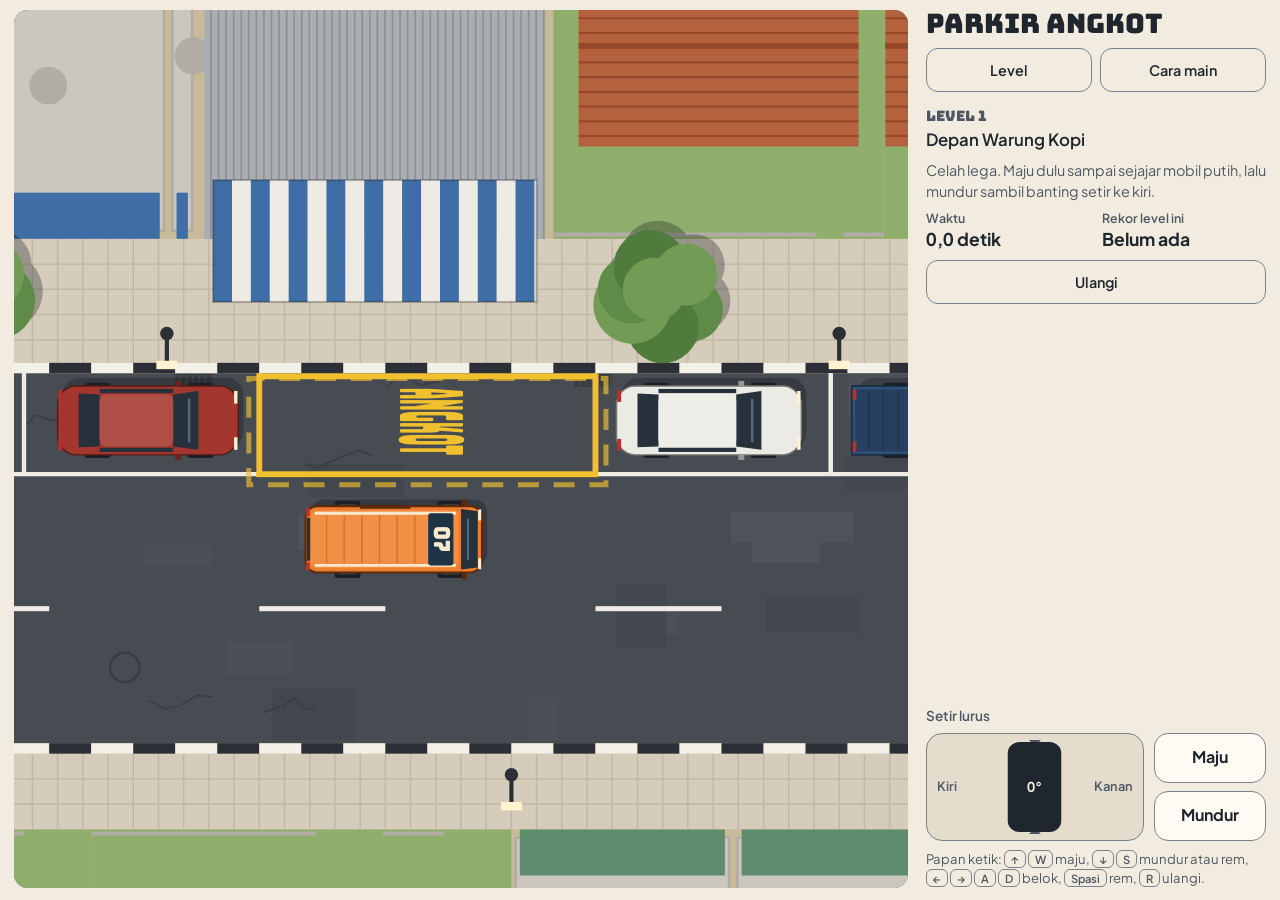
<file: public/games/parkir-angkot/index.html>
<!doctype html>
<html lang="id">
<head>
<meta charset="utf-8">
<meta name="viewport" content="width=device-width, initial-scale=1, viewport-fit=cover">
<title>Parkir Angkot</title>
<meta name="description" content="Parkir paralel angkot trayek 07 ke celah di pinggir jalan kota tanpa menyenggol kendaraan lain.">
<link rel="icon" href="/assets/logo.svg" type="image/svg+xml">
<link rel="preconnect" href="https://fonts.googleapis.com">
<link rel="preconnect" href="https://fonts.gstatic.com" crossorigin>
<link rel="stylesheet" href="https://fonts.googleapis.com/css2?family=Bungee&family=Plus+Jakarta+Sans:wght@400;500;600;700&display=swap">
<style>
/* Satu layar tanpa gulir. Potret: kepala, status, adegan (jalan tegak), lalu kemudi dan pedal di bawah jempol.
   Lanskap: adegan di kiri, panel kendali di kanan. */
:root {
  --latar: #F2ECE0;
  --tinta: #1F262D;
  --tinta-2: #4E5862;
  --lembar: #FFFBF4;
  --garis-kuat: #7A838C;
  --jalur: #E4DCCD;
  --aksen: #B04A16;
  --aksen-teks: #FFFFFF;
  --tirai: rgba(20, 24, 28, .5);
  --bayang: rgba(31, 38, 45, .25);
  --font-judul: "Bungee", "Arial Black", Impact, system-ui, sans-serif;
  --font-teks: "Plus Jakarta Sans", system-ui, -apple-system, "Segoe UI", Roboto, sans-serif;
  color-scheme: light;
}
@media (prefers-color-scheme: dark) {
  :root:not([data-theme="light"]) {
    --latar: #161B20;
    --tinta: #EEE8DC;
    --tinta-2: #B0B9C2;
    --lembar: #222A31;
    --garis-kuat: #7E8994;
    --jalur: #2A3239;
    --aksen: #F28C4E;
    --aksen-teks: #26120A;
    --tirai: rgba(0, 0, 0, .6);
    --bayang: rgba(0, 0, 0, .5);
    color-scheme: dark;
  }
}
:root[data-theme="dark"] {
  --latar: #161B20;
  --tinta: #EEE8DC;
  --tinta-2: #B0B9C2;
  --lembar: #222A31;
  --garis-kuat: #7E8994;
  --jalur: #2A3239;
  --aksen: #F28C4E;
  --aksen-teks: #26120A;
  --tirai: rgba(0, 0, 0, .6);
  --bayang: rgba(0, 0, 0, .5);
  color-scheme: dark;
}

* { box-sizing: border-box; }
html, body { height: 100%; }
body {
  margin: 0;
  overflow: hidden;
  background: var(--latar);
  color: var(--tinta);
  font-family: var(--font-teks);
  font-size: 15px;
  line-height: 1.4;
  -webkit-tap-highlight-color: transparent;
}
h1, h2, h3, p, ul, ol, dl, dd { margin: 0; }
button { font: inherit; color: inherit; }
.sr { position: absolute; width: 1px; height: 1px; overflow: hidden; clip-path: inset(50%); white-space: nowrap; }
[hidden] { display: none !important; }

.app {
  height: 100%;
  display: grid;
  grid-template-columns: minmax(0, 1fr);
  grid-template-rows: auto auto minmax(0, 1fr) auto;
  grid-template-areas: "kepala" "status" "panggung" "kendali";
  gap: 8px;
  padding: max(10px, env(safe-area-inset-top, 0px)) max(14px, env(safe-area-inset-right, 0px)) max(12px, env(safe-area-inset-bottom, 0px)) max(14px, env(safe-area-inset-left, 0px));
}

/* Kepala */
.kepala { grid-area: kepala; display: flex; align-items: center; justify-content: space-between; gap: 8px; min-width: 0; }
.kepala h1 {
  font-family: var(--font-judul);
  font-weight: 400;
  font-size: clamp(16px, 4.4vw, 26px);
  line-height: 1.05;
  min-width: 0;
}
.tombol-kepala { display: flex; gap: 8px; flex: none; }
.tombol-kecil {
  min-height: 44px;
  padding: 0 13px;
  border-radius: 12px;
  border: 1.5px solid var(--garis-kuat);
  background: transparent;
  font-weight: 600;
  font-size: .9rem;
  cursor: pointer;
  white-space: nowrap;
}
.tombol-kecil:active, .tombol:not(:disabled):active { transform: translateY(1px); }

/* Status level */
.status {
  grid-area: status;
  display: grid;
  grid-template-columns: minmax(0, 1fr) auto auto;
  grid-template-areas: "nama waktu ulang";
  align-items: center;
  gap: 4px 12px;
  min-width: 0;
}
.nama-level { grid-area: nama; white-space: nowrap; overflow: hidden; text-overflow: ellipsis; font-weight: 600; }
.nama-level .nomor { font-family: var(--font-judul); font-weight: 400; margin-right: 6px; }
/* Di HP kata "Level" hanya untuk pembaca layar supaya nama level muat utuh */
.kata-level { position: absolute; width: 1px; height: 1px; overflow: hidden; clip-path: inset(50%); white-space: nowrap; }
.petunjuk-level { grid-area: petunjuk; display: none; color: var(--tinta-2); font-size: .9rem; line-height: 1.45; }
.blok-angka { display: grid; gap: 0; }
.blok-waktu { grid-area: waktu; }
.blok-rekor { grid-area: rekor; display: none; }
.blok-angka .label { display: none; font-size: .78rem; font-weight: 600; color: var(--tinta-2); }
.blok-angka strong { font-weight: 700; font-variant-numeric: tabular-nums; white-space: nowrap; }
#tombol-ulang { grid-area: ulang; }

/* Adegan */
.panggung { grid-area: panggung; position: relative; min-height: 0; border-radius: 14px; overflow: hidden; background: #474C53; }
.panggung:focus-visible { outline: 3px solid var(--tinta); outline-offset: 3px; }
#kanvas { position: absolute; inset: 0; width: 100%; height: 100%; display: block; }
.sapaan {
  position: absolute;
  left: 10px;
  right: 10px;
  bottom: 10px;
  padding: 8px 12px;
  border-radius: 10px;
  background: var(--lembar);
  color: var(--tinta);
  font-size: .85rem;
  line-height: 1.35;
  text-align: center;
  pointer-events: none;
}
.layar-galat {
  position: absolute;
  inset: 0;
  display: grid;
  place-content: center;
  gap: 8px;
  padding: 20px;
  text-align: center;
  background: var(--latar);
}
.layar-galat h2 { font-size: 1.15rem; }
.layar-galat p { color: var(--tinta-2); max-width: 36ch; }

/* Kemudi dan pedal */
.kendali {
  grid-area: kendali;
  display: grid;
  grid-template-columns: minmax(0, 1fr) 112px;
  grid-template-areas: "label label" "setir pedal" "kunci kunci";
  gap: 8px 10px;
}
.label-setir { grid-area: label; display: none; font-size: .85rem; font-weight: 600; color: var(--tinta-2); }
.setir {
  grid-area: setir;
  position: relative;
  min-height: 108px;
  border-radius: 16px;
  background: var(--jalur);
  border: 1.5px solid var(--garis-kuat);
  touch-action: none;
  user-select: none;
  -webkit-user-select: none;
  -webkit-touch-callout: none;
  cursor: grab;
}
.setir.aktif { cursor: grabbing; }
.setir:focus-visible { outline: 3px solid var(--tinta); outline-offset: 3px; }
.setir-tengah { position: absolute; left: 50%; top: 8px; bottom: 8px; width: 2px; margin-left: -1px; background: var(--tinta-2); border-radius: 1px; }
.setir-tengah::before, .setir-tengah::after {
  content: "";
  position: absolute;
  left: -5px;
  border: 6px solid transparent;
}
.setir-tengah::before { top: -2px; border-top-color: var(--tinta-2); }
.setir-tengah::after { bottom: -2px; border-bottom-color: var(--tinta-2); }
.setir-ujung { position: absolute; top: 50%; transform: translateY(-50%); font-size: .8rem; font-weight: 600; color: var(--tinta-2); pointer-events: none; }
.setir-ujung.kiri { left: 10px; }
.setir-ujung.kanan { right: 10px; }
.setir-kenop {
  position: absolute;
  top: 8px;
  bottom: 8px;
  left: 0;
  width: 54px;
  border-radius: 12px;
  background: var(--tinta);
  color: var(--latar);
  display: grid;
  place-items: center;
  font-weight: 700;
  font-size: .85rem;
  font-variant-numeric: tabular-nums;
  pointer-events: none;
  will-change: transform;
}
.pedal { grid-area: pedal; display: grid; grid-template-rows: 1fr 1fr; gap: 8px; }
.tombol-pedal {
  min-height: 50px;
  border-radius: 14px;
  border: 1.5px solid var(--garis-kuat);
  background: var(--lembar);
  font-weight: 700;
  font-size: 1rem;
  cursor: pointer;
  touch-action: none;
  user-select: none;
  -webkit-user-select: none;
  -webkit-touch-callout: none;
}
.tombol-pedal.ditekan { background: var(--tinta); border-color: var(--tinta); color: var(--latar); }
.kunci-papan { grid-area: kunci; display: none; font-size: .82rem; color: var(--tinta-2); line-height: 1.5; }

/* Hasil: menggantikan kemudi saat babak selesai, jadi adegan tetap terlihat utuh */
.hasil {
  grid-area: kendali;
  position: relative;
  display: grid;
  align-content: start;
  gap: 10px;
  padding: 18px 16px 14px;
  border-radius: 16px;
  background: var(--lembar);
  overflow: hidden;
  min-width: 0;
}
/* Pita hitam-putih seperti cat kerb trotoar: motif yang sama dengan kerb di adegan */
.hasil::before {
  content: "";
  position: absolute;
  left: 0;
  right: 0;
  top: 0;
  height: 6px;
  background: repeating-linear-gradient(90deg, var(--tinta) 0 18px, transparent 18px 36px);
}
.label-hasil { font-size: .85rem; font-weight: 600; color: var(--tinta-2); }
.hasil h2 { font-size: 1.2rem; font-weight: 700; line-height: 1.25; }
.hasil h2.predikat { font-family: var(--font-judul); font-weight: 400; font-size: 2.3rem; line-height: 1; }
.ket-hasil { color: var(--tinta-2); line-height: 1.45; }
.saran-hasil { line-height: 1.45; }
.angka-hasil { display: grid; grid-template-columns: repeat(3, minmax(0, 1fr)); gap: 8px; }
.angka-hasil dt { font-size: .78rem; font-weight: 600; color: var(--tinta-2); }
.angka-hasil dd { font-family: var(--font-judul); font-size: 1.2rem; line-height: 1.2; font-variant-numeric: tabular-nums; white-space: nowrap; }
.angka-hasil dd small { font-family: var(--font-teks); font-size: .7em; font-weight: 600; }
.rekor-hasil { font-size: .9rem; color: var(--tinta-2); }
.aksi { display: flex; gap: 8px; }
.tombol {
  flex: 1 1 0;
  min-height: 48px;
  padding: 0 14px;
  border-radius: 14px;
  border: 1.5px solid var(--garis-kuat);
  background: transparent;
  font-weight: 600;
  cursor: pointer;
  white-space: nowrap;
}
.tombol.utama { background: var(--aksen); border-color: var(--aksen); color: var(--aksen-teks); font-weight: 700; }
.tombol:focus-visible, .tombol-kecil:focus-visible, .tombol-pedal:focus-visible, .pilih-level:focus-visible, .tautan:focus-visible {
  outline: 3px solid var(--tinta);
  outline-offset: 3px;
}
.app.ada-hasil .kendali, .app.ada-hasil .status { display: none; }

/* Dialog */
dialog {
  width: min(560px, calc(100vw - 28px));
  max-height: calc(100dvh - 32px);
  border: 0;
  border-radius: 20px;
  padding: 20px 20px 16px;
  background: var(--lembar);
  color: var(--tinta);
  box-shadow: 0 16px 40px var(--bayang);
}
dialog::backdrop { background: var(--tirai); }
.isi-dialog { display: grid; gap: 12px; line-height: 1.5; }
.isi-dialog h2 { font-family: var(--font-judul); font-weight: 400; font-size: 1.35rem; line-height: 1.15; }
.isi-dialog h2:focus { outline: none; }
.isi-dialog h2:focus-visible { outline: 3px solid var(--tinta); outline-offset: 3px; }
.isi-dialog h3 { font-size: 1rem; font-weight: 700; margin-top: 2px; }
.isi-dialog ol, .isi-dialog ul { padding-left: 1.3em; display: grid; gap: 4px; }
.isi-dialog .kecil { font-size: .85rem; color: var(--tinta-2); }
.isi-dialog form { display: flex; justify-content: flex-end; }
.isi-dialog form .tombol { flex: none; min-width: 120px; }
kbd { font-family: var(--font-teks); font-weight: 600; font-size: .85em; padding: 1px 6px; border-radius: 6px; border: 1px solid var(--garis-kuat); white-space: nowrap; }
.daftar-level { list-style: none; padding: 0 !important; display: grid; gap: 8px; }
.pilih-level {
  width: 100%;
  min-height: 62px;
  display: grid;
  grid-template-columns: 40px minmax(0, 1fr);
  align-items: center;
  gap: 12px;
  padding: 8px 14px;
  text-align: left;
  border-radius: 14px;
  border: 1.5px solid var(--garis-kuat);
  background: transparent;
  cursor: pointer;
}
.pilih-level .nomor { font-family: var(--font-judul); font-size: 1.6rem; line-height: 1; text-align: center; }
.pilih-level strong { display: block; font-weight: 700; }
.pilih-level .ket { display: block; font-size: .85rem; color: var(--tinta-2); }
.pilih-level[aria-current="true"] { border: 2.5px solid var(--tinta); }
.pilih-level:disabled { cursor: not-allowed; border-style: dashed; }
.pilihan { display: flex; align-items: center; gap: 10px; min-height: 44px; cursor: pointer; font-weight: 600; }
.pilihan input { width: 22px; height: 22px; margin: 0; accent-color: var(--tinta); flex: none; }
.pilihan input:focus-visible { outline: 3px solid var(--tinta); outline-offset: 3px; }

@media (orientation: landscape) and (min-width: 640px) {
  .app {
    grid-template-columns: minmax(0, 1fr) clamp(270px, 27vw, 340px);
    grid-template-rows: auto auto minmax(0, 1fr);
    grid-template-areas: "panggung kepala" "panggung status" "panggung kendali";
    column-gap: 18px;
    row-gap: 14px;
  }
  .kepala { flex-direction: column; align-items: stretch; gap: 10px; }
  .kepala h1 { font-size: clamp(20px, 2.1vw, 28px); }
  .tombol-kepala > * { flex: 1 1 0; }
  .status {
    grid-template-columns: minmax(0, 1fr) minmax(0, 1fr);
    grid-template-areas: "nama nama" "petunjuk petunjuk" "waktu rekor" "ulang ulang";
    gap: 8px 12px;
    align-items: start;
  }
  .nama-level { white-space: normal; font-size: 1.05rem; }
  .nama-level .nomor { display: block; margin: 0 0 2px; font-size: .9rem; color: var(--tinta-2); }
  .kata-level { position: static; width: auto; height: auto; overflow: visible; clip-path: none; }
  .petunjuk-level, .blok-rekor, .blok-angka .label, .label-setir, .kunci-papan { display: block; }
  .blok-angka strong { font-size: 1.1rem; }
  .kendali { align-self: end; }
  .sapaan { display: none; }
  .hasil { grid-area: auto; grid-column: 2; grid-row: 2 / 4; }
}
@media (orientation: landscape) and (min-width: 640px) and (max-height: 520px) {
  .petunjuk-level, .kunci-papan, .label-setir, .setir-ujung { display: none; }
  .setir { min-height: 96px; }
  .kepala { flex-direction: row; align-items: center; }
  .status { gap: 4px 12px; }
}
</style>
</head>
<body>
<div class="app" id="app">
  <header class="kepala">
    <h1>Parkir Angkot</h1>
    <div class="tombol-kepala">
      <button class="tombol-kecil" id="tombol-level" type="button" aria-haspopup="dialog">Level</button>
      <button class="tombol-kecil" id="tombol-cara" type="button" aria-haspopup="dialog">Cara main</button>
    </div>
  </header>

  <section class="status" aria-label="Level yang sedang dimainkan">
    <p class="nama-level"><span class="nomor"><span class="kata-level">Level </span><span id="nomor-level">1</span></span><span id="nama-level">Depan Warung Kopi</span></p>
    <p class="petunjuk-level" id="petunjuk-level"></p>
    <div class="blok-angka blok-waktu"><span class="label">Waktu</span><strong id="waktu">0,0 detik</strong></div>
    <div class="blok-angka blok-rekor"><span class="label">Rekor level ini</span><strong id="rekor-level">Belum ada</strong></div>
    <button class="tombol-kecil" id="tombol-ulang" type="button">Ulangi</button>
  </section>

  <main class="panggung" id="panggung" tabindex="0" role="application" aria-roledescription="jalan kota"
    aria-label="Jalan kota tampak atas. Panah atas maju, panah bawah mundur atau rem, panah kiri dan kanan belok, Spasi rem, R ulangi level.">
    <canvas id="kanvas" aria-hidden="true"></canvas>
    <p class="sapaan" id="sapaan">Parkir di kotak kuning. Seret kemudi, lalu tahan Maju atau Mundur.</p>
    <div class="layar-galat" id="layar-galat" hidden>
      <h2>Jalan kota tidak bisa digambar</h2>
      <p>Peramban ini tidak mendukung kanvas 2D. Buka di Chrome, Safari, atau Firefox versi terbaru.</p>
    </div>
  </main>

  <section class="kendali" id="kendali" aria-label="Kemudi dan pedal">
    <p class="label-setir" id="label-setir" aria-hidden="true">Setir lurus</p>
    <div class="setir" id="setir" tabindex="0" role="slider" aria-label="Kemudi"
      aria-valuemin="-35" aria-valuemax="35" aria-valuenow="0" aria-valuetext="Lurus">
      <span class="setir-ujung kiri" aria-hidden="true">Kiri</span>
      <span class="setir-ujung kanan" aria-hidden="true">Kanan</span>
      <span class="setir-tengah" aria-hidden="true"></span>
      <span class="setir-kenop" id="setir-kenop" aria-hidden="true">0°</span>
    </div>
    <div class="pedal">
      <button class="tombol-pedal" id="pedal-maju" type="button" aria-pressed="false">Maju</button>
      <button class="tombol-pedal" id="pedal-mundur" type="button" aria-pressed="false">Mundur</button>
    </div>
    <p class="kunci-papan">Papan ketik: <kbd>↑</kbd> <kbd>W</kbd> maju, <kbd>↓</kbd> <kbd>S</kbd> mundur atau rem, <kbd>←</kbd> <kbd>→</kbd> <kbd>A</kbd> <kbd>D</kbd> belok, <kbd>Spasi</kbd> rem, <kbd>R</kbd> ulangi.</p>
  </section>

  <section class="hasil" id="hasil" aria-labelledby="judul-hasil" hidden>
    <p class="label-hasil" id="label-hasil">Parkir sah</p>
    <h2 id="judul-hasil">Rapi</h2>
    <p class="ket-hasil" id="ket-hasil"></p>
    <p class="saran-hasil" id="saran-hasil" hidden></p>
    <dl class="angka-hasil" id="angka-hasil">
      <div><dt>Waktu</dt><dd id="hasil-waktu">0</dd></div>
      <div><dt>Jarak ke kerb</dt><dd id="hasil-jarak">0</dd></div>
      <div><dt>Selisih sudut</dt><dd id="hasil-sudut">0</dd></div>
    </dl>
    <p class="rekor-hasil" id="rekor-hasil"></p>
    <div class="aksi">
      <button class="tombol utama" id="tombol-utama" type="button">Lanjut</button>
      <button class="tombol" id="tombol-kedua" type="button">Parkir ulang</button>
    </div>
  </section>
  <p class="sr" id="pengumuman" role="status" aria-live="polite"></p>
</div>

<dialog id="dialog-cara" aria-labelledby="judul-cara">
  <div class="isi-dialog">
    <h2 id="judul-cara" tabindex="-1" autofocus>Cara main</h2>
    <p>Kamu sopir angkot trayek 07 Pasar Sore - Terminal Lentera. Parkirkan angkot secara paralel di kotak bergaris kuning, di antara kendaraan yang sudah parkir.</p>
    <h3>Parkir dianggap sah kalau</h3>
    <ul>
      <li>seluruh badan angkot, termasuk ban, ada di dalam kotak kuning,</li>
      <li>arah angkot paling miring 6 derajat dari garis kerb,</li>
      <li>angkot diam setengah detik.</li>
    </ul>
    <h3>Gagal kalau</h3>
    <p>Angkot menyenggol kendaraan lain atau kerb trotoar, atau kebablasan keluar area. Kamu akan diberi tahu bagian mana yang kena, plus satu saran.</p>
    <h3>Kontrol</h3>
    <ul>
      <li>Papan ketik: <kbd>↑</kbd> atau <kbd>W</kbd> maju, <kbd>↓</kbd> atau <kbd>S</kbd> mundur (sekaligus rem kalau angkot masih maju), <kbd>←</kbd> <kbd>→</kbd> atau <kbd>A</kbd> <kbd>D</kbd> belok, <kbd>Spasi</kbd> rem, <kbd>R</kbd> ulangi level, <kbd>Esc</kbd> menutup jendela ini.</li>
      <li>Layar sentuh: jempol kiri menyeret kemudi, jempol kanan menahan Maju atau Mundur. Kemudi yang dilepas kembali pelan ke tengah.</li>
      <li>Tetikus: seret kemudi ke sudut yang kamu mau, lalu tahan Maju atau Mundur. Dengan tetikus kemudi tetap di tempat setelah dilepas, karena tetikus hanya bisa menahan satu tombol.</li>
      <li>Lepas pedal dan angkot melambat sendiri.</li>
    </ul>
    <h3>Cara klasik</h3>
    <ol>
      <li>Maju sampai bemper belakang angkot kira-kira sejajar bemper belakang kendaraan di depan kotak.</li>
      <li>Mundur sambil banting setir ke kiri sampai angkot miring sekitar 45 derajat.</li>
      <li>Luruskan setir, mundur lagi sampai roda belakang dekat kerb.</li>
      <li>Banting setir ke kanan sambil terus mundur sampai angkot lurus. Maju sedikit kalau perlu.</li>
    </ol>
    <h3>Predikat</h3>
    <p><b>Rapi</b>: paling jauh 30 cm dari kerb dan miring paling banyak 2 derajat. <b>Lumayan</b>: paling jauh 50 cm dan miring paling banyak 4 derajat. <b>Mepet</b>: sah, tapi lolos tipis di luar dua batas tadi.</p>
    <p class="kecil">Garis putus-putus saat mundur menunjukkan jalur kedua sudut belakang angkot kalau setir ditahan di posisi sekarang. Garis ini bisa dimatikan di jendela Level. Rekor hanya disimpan di peramban ini.</p>
    <form method="dialog"><button class="tombol" type="submit">Tutup</button></form>
  </div>
</dialog>

<dialog id="dialog-level" aria-labelledby="judul-level">
  <div class="isi-dialog">
    <h2 id="judul-level">Pilih level</h2>
    <ul class="daftar-level" id="daftar-level"></ul>
    <label class="pilihan"><input type="checkbox" id="cek-bantu" checked> Tampilkan garis bantu saat mundur</label>
    <p class="kecil" id="catatan-simpan" hidden>Peramban ini menolak penyimpanan, jadi level yang terbuka dan rekor hanya bertahan sampai halaman ditutup.</p>
    <form method="dialog"><button class="tombol" type="submit">Tutup</button></form>
  </div>
</dialog>

<script>
(() => {
'use strict';

// ---------- Aturan dan angka kalibrasi (satuan meter, detik, radian) ----------
const RAD = Math.PI / 180;
const KONFIG = {
  setirMaks: 35 * RAD,
  lajuSetir: 1.4,        // kecepatan memutar setir saat tombol atau penggeser ditahan
  lajuBalik: 0.38,       // setir kembali ke tengah pelan, sekitar 1,6 detik dari mentok
  majuMaks: 2.6,
  mundurMaks: 1.5,
  percepatanMaju: 1.5,
  percepatanMundur: 1.1,
  remPedal: 4.0,         // menekan pedal berlawanan arah gerak
  remSpasi: 5.5,
  remLepas: 2.2,         // tanpa pedal angkot melambat sendiri
  langkah: 1 / 120,
  lebarAngkot: 1.84,     // termasuk ban yang menyembul di sisi badan
  sudutSah: 6,
  diamSah: 0.5,
  lajuDiam: 0.03,
  predikat: [
    { nama: 'Rapi', jarak: 0.30, sudut: 2 },
    { nama: 'Lumayan', jarak: 0.50, sudut: 4 },
  ],
};
// Kerb di y = 0, sumbu x searah lajur kiri. Lajur parkir 0..2,4; garis tengah 5,6; kerb seberang 8,8.
const JALAN = { lebarParkir: 2.4, garisTengah: 5.6, kerbSeberang: 8.8, trotoar: 3.2, trotoarSeberang: 1.8 };

const LEVEL = [
  {
    nama: 'Depan Warung Kopi',
    petunjuk: 'Celah lega. Maju dulu sampai sejajar mobil putih, lalu mundur sambil banting setir ke kiri.',
    benih: 11,
    angkot: { panjang: 4.2, sumbu: 2.45, belakang: 1.0 },
    kotak: [0, 8.0],
    kotakLain: [[-11.2, -5.6], [-5.6, 0], [8.0, 13.6], [13.6, 19.2]],
    parkir: [
      { jenis: 'mobil', warna: 'merah', nama: 'mobil merah', panjang: 4.3, lebar: 1.8, x: -2.65, y: 1.12 },
      { jenis: 'mobil', warna: 'abu', nama: 'mobil abu-abu', panjang: 4.2, lebar: 1.78, x: -8.5, y: 1.1 },
      { jenis: 'mobil', warna: 'putih', nama: 'mobil putih', panjang: 4.4, lebar: 1.8, x: 10.7, y: 1.12 },
      { jenis: 'pikap', warna: 'biru', nama: 'pikap biru', panjang: 4.6, lebar: 1.8, x: 16.4, y: 1.12 },
    ],
    seberang: [],
    mulai: { x: 3.2, y: 3.95, sudut: 0 },
    fokus: { x0: -5.6, x1: 15.2, y0: -2.8, y1: 6.4 },
    bangunan: [['ruko', -40, -1.5], ['warung', -1.5, 7], ['rumah', 7, 15.5], ['ruko', 15.5, 50]],
    bangunanSeberang: [['rumah', -40, -4], ['rumah', -4, 6], ['ruko', 6, 50]],
    pohon: [-7, 9.6, 19],
    tiang: [-2.2, 13.8],
  },
  {
    nama: 'Pasar Pagi',
    petunjuk: 'Celah lebih pendek dan angkotnya sedikit lebih panjang. Pikap putih di depan kotak jadi patokan.',
    benih: 23,
    angkot: { panjang: 4.4, sumbu: 2.55, belakang: 1.05 },
    kotak: [0, 6.6],
    kotakLain: [[-10.8, -5.4], [-5.4, 0], [6.6, 12.0], [12.0, 17.4]],
    parkir: [
      { jenis: 'mobil', warna: 'abu', nama: 'mobil abu-abu', panjang: 4.2, lebar: 1.78, x: -2.45, y: 1.1 },
      { jenis: 'mobil', warna: 'hijau', nama: 'mobil hijau', panjang: 4.3, lebar: 1.8, x: -8.0, y: 1.12 },
      { jenis: 'pikap', warna: 'putih', nama: 'pikap putih', panjang: 4.6, lebar: 1.82, x: 9.25, y: 1.13, muatan: true },
      { jenis: 'mobil', warna: 'merah', nama: 'mobil merah', panjang: 4.3, lebar: 1.8, x: 14.7, y: 1.12 },
    ],
    seberang: [],
    mulai: { x: 2.7, y: 3.95, sudut: 0 },
    fokus: { x0: -5.4, x1: 13.8, y0: -2.8, y1: 6.4 },
    bangunan: [['ruko', -40, -11], ['pasar', -11, 12.5], ['ruko', 12.5, 50]],
    bangunanSeberang: [['ruko', -40, 2], ['rumah', 2, 11], ['rumah', 11, 50]],
    pohon: [-13.5, 15],
    tiang: [-6.2, 13],
  },
  {
    nama: 'Gang Sekolah',
    petunjuk: 'Motor parkir di ujung depan celah dan truk berhenti di lajur seberang. Jangan banting setir terlalu lama.',
    benih: 37,
    angkot: { panjang: 4.6, sumbu: 2.65, belakang: 1.1 },
    kotak: [0, 6.3],
    kotakLain: [[-10.8, -5.4], [-5.4, 0], [6.3, 7.1], [7.1, 12.5], [12.5, 17.9]],
    parkir: [
      { jenis: 'mobil', warna: 'putih', nama: 'mobil putih', panjang: 4.4, lebar: 1.8, x: -2.5, y: 1.12 },
      { jenis: 'mobil', warna: 'merah', nama: 'mobil merah', panjang: 4.3, lebar: 1.8, x: -8.1, y: 1.12 },
      { jenis: 'motor', warna: 'hitam', nama: 'motor hitam', panjang: 1.9, lebar: 0.72, x: 6.7, y: 1.0, sudut: Math.PI / 2 },
      { jenis: 'mobil', warna: 'biru', nama: 'mobil biru', panjang: 4.3, lebar: 1.8, x: 9.55, y: 1.12 },
      { jenis: 'pikap', warna: 'putih', nama: 'pikap putih', panjang: 4.6, lebar: 1.82, x: 15.2, y: 1.13 },
    ],
    seberang: [
      { jenis: 'truk', warna: 'biru', nama: 'truk boks', panjang: 6.6, lebar: 2.3, x: 7.6, y: 7.3, sudut: Math.PI },
    ],
    mulai: { x: 3.1, y: 3.95, sudut: 0 },
    fokus: { x0: -5.5, x1: 14.0, y0: -2.8, y1: 9.4 },
    bangunan: [['rumah', -40, -9], ['sekolah', -9, 11], ['rumah', 11, 50]],
    bangunanSeberang: [['rumah', -40, 0], ['warung', 0, 6], ['rumah', 6, 50]],
    pohon: [-11, -3.5, 5, 13.5],
    tiang: [9.2],
  },
  {
    nama: 'Jam Pulang Kantor',
    petunjuk: 'Angkot versi panjang, motor di ujung belakang celah, truk mepet garis tengah. Maju-mundur pendek tidak apa-apa.',
    benih: 53,
    angkot: { panjang: 4.8, sumbu: 2.75, belakang: 1.15 },
    kotak: [0, 6.2],
    kotakLain: [[-11.6, -6.2], [-6.2, -0.8], [-0.8, 0], [6.2, 11.6], [11.6, 17.0]],
    parkir: [
      { jenis: 'mobil', warna: 'hitam', nama: 'mobil hitam', panjang: 4.3, lebar: 1.8, x: -3.2, y: 1.12 },
      { jenis: 'mobil', warna: 'putih', nama: 'mobil putih', panjang: 4.4, lebar: 1.8, x: -8.9, y: 1.12 },
      { jenis: 'motor', warna: 'merah', nama: 'motor merah', panjang: 1.9, lebar: 0.72, x: -0.4, y: 1.0, sudut: Math.PI / 2 },
      { jenis: 'pikap', warna: 'putih', nama: 'pikap putih', panjang: 4.6, lebar: 1.82, x: 8.75, y: 1.13 },
      { jenis: 'mobil', warna: 'abu', nama: 'mobil abu-abu', panjang: 4.2, lebar: 1.78, x: 14.3, y: 1.1 },
    ],
    seberang: [
      { jenis: 'truk', warna: 'hijau', nama: 'truk boks', panjang: 6.6, lebar: 2.3, x: 8.4, y: 7.05, sudut: Math.PI },
    ],
    mulai: { x: 3.3, y: 3.85, sudut: 0 },
    fokus: { x0: -6.0, x1: 13.4, y0: -2.8, y1: 9.4 },
    bangunan: [['kantor', -40, -2], ['ruko', -2, 9], ['kantor', 9, 50]],
    bangunanSeberang: [['ruko', -40, -3], ['kantor', -3, 12], ['ruko', 12, 50]],
    pohon: [-5, 4, 12.5],
    tiang: [-0.5, 8.4],
  },
];

// ---------- Geometri ----------
const clamp = (v, a, b) => Math.min(b, Math.max(a, v));
const mendekati = (v, tujuan, d) => (v < tujuan ? Math.min(tujuan, v + d) : Math.max(tujuan, v - d));
const kurangi = (v, d) => Math.sign(v) * Math.max(0, Math.abs(v) - d);
const sudutNormal = a => Math.atan2(Math.sin(a), Math.cos(a));

function kotakArah(cx, cy, th, panjang, lebar) {
  const c = Math.cos(th), s = Math.sin(th), hl = panjang / 2, hw = lebar / 2;
  const titik = (u, w) => [cx + c * u - s * w, cy + s * u + c * w];
  return { cx, cy, th, c, s, hl, hw, titik: [titik(hl, -hw), titik(hl, hw), titik(-hl, hw), titik(-hl, -hw)] };
}
function proyeksi(k, ax, ay) {
  let min = Infinity, max = -Infinity;
  for (const [x, y] of k.titik) { const p = x * ax + y * ay; if (p < min) min = p; if (p > max) max = p; }
  return [min, max];
}
// Uji sumbu pemisah (SAT) untuk dua persegi berorientasi.
function bertumpuk(A, B) {
  const jangkau = Math.hypot(A.hl, A.hw) + Math.hypot(B.hl, B.hw);
  if (Math.abs(A.cx - B.cx) > jangkau || Math.abs(A.cy - B.cy) > jangkau) return false;
  for (const [ax, ay] of [[A.c, A.s], [-A.s, A.c], [B.c, B.s], [-B.s, B.c]]) {
    const [a0, a1] = proyeksi(A, ax, ay), [b0, b1] = proyeksi(B, ax, ay);
    if (a1 < b0 || b1 < a0) return false;
  }
  return true;
}
function lokal(k, x, y) {
  const dx = x - k.cx, dy = y - k.cy;
  return [dx * k.c + dy * k.s, -dx * k.s + dy * k.c];
}
function didalam(k, x, y) {
  const [u, w] = lokal(k, x, y);
  return Math.abs(u) <= k.hl + 1e-6 && Math.abs(w) <= k.hw + 1e-6;
}
function potongSegmen(p, q, r, s) {
  const d = (q[0] - p[0]) * (s[1] - r[1]) - (q[1] - p[1]) * (s[0] - r[0]);
  if (Math.abs(d) < 1e-9) return null;
  const t = ((r[0] - p[0]) * (s[1] - r[1]) - (r[1] - p[1]) * (s[0] - r[0])) / d;
  const u = ((r[0] - p[0]) * (q[1] - p[1]) - (r[1] - p[1]) * (q[0] - p[0])) / d;
  return t >= 0 && t <= 1 && u >= 0 && u <= 1 ? [p[0] + t * (q[0] - p[0]), p[1] + t * (q[1] - p[1])] : null;
}
// Titik senggol: sudut yang masuk ke kotak lawan, atau perpotongan sisi bila tidak ada sudut yang masuk.
function titikKontak(A, B) {
  const kena = [];
  for (const t of A.titik) if (didalam(B, t[0], t[1])) kena.push(t);
  for (const t of B.titik) if (didalam(A, t[0], t[1])) kena.push(t);
  if (!kena.length) {
    for (let i = 0; i < 4; i++) for (let j = 0; j < 4; j++) {
      const p = potongSegmen(A.titik[i], A.titik[(i + 1) % 4], B.titik[j], B.titik[(j + 1) % 4]);
      if (p) kena.push(p);
    }
  }
  if (!kena.length) return [(A.cx + B.cx) / 2, (A.cy + B.cy) / 2];
  return [kena.reduce((a, t) => a + t[0], 0) / kena.length, kena.reduce((a, t) => a + t[1], 0) / kena.length];
}

// ---------- Dunia dan fisika ----------
function siapkanRintangan(lv) {
  const daftar = [];
  for (const p of lv.parkir) {
    const peran = p.jenis === 'motor' ? 'motor' : p.x > lv.kotak[1] ? 'depan' : 'belakang';
    daftar.push({ ...p, peran, k: kotakArah(p.x, p.y, p.sudut || 0, p.panjang, p.lebar) });
  }
  for (const p of lv.seberang) daftar.push({ ...p, peran: 'seberang', k: kotakArah(p.x, p.y, p.sudut || 0, p.panjang, p.lebar) });
  return daftar;
}
const RINTANGAN = LEVEL.map(siapkanRintangan);

function buatDunia(idx) {
  const lv = LEVEL[idx], sp = lv.angkot, m = lv.mulai;
  const ofs = sp.panjang / 2 - sp.belakang;
  return {
    idx, lv, sp, rintangan: RINTANGAN[idx],
    a: { x: m.x - Math.cos(m.sudut) * ofs, y: m.y - Math.sin(m.sudut) * ofs, th: m.sudut, d: 0, v: 0 },
    mode: 'jalan', waktu: 0, mulai: false, diam: 0, arahTerakhir: 0,
    kontak: null, sebab: null, hasil: null, gas: 0, rem: false, paksaBantu: false,
  };
}
// Titik acuan fisika adalah tengah sumbu roda belakang (model sepeda kinematik).
function badan(dn) {
  const { a, sp } = dn, ofs = sp.panjang / 2 - sp.belakang;
  return kotakArah(a.x + Math.cos(a.th) * ofs, a.y + Math.sin(a.th) * ofs, a.th, sp.panjang, KONFIG.lebarAngkot);
}

function langkahFisika(dn, m, dt) {
  if (dn.mode !== 'jalan') return;
  const a = dn.a, K = KONFIG;
  if (m.setirArah) a.d = clamp(a.d + m.setirArah * K.lajuSetir * dt, -K.setirMaks, K.setirMaks);
  else if (m.setirTarget !== null && m.setirTarget !== undefined) a.d = mendekati(a.d, clamp(m.setirTarget, -K.setirMaks, K.setirMaks), K.lajuSetir * dt);
  else a.d = mendekati(a.d, 0, K.lajuBalik * dt);

  let v = a.v;
  if (m.rem) v = kurangi(v, K.remSpasi * dt);
  else if (m.gas > 0) v = v < -1e-3 ? kurangi(v, K.remPedal * dt) : Math.min(K.majuMaks, v + K.percepatanMaju * dt);
  else if (m.gas < 0) v = v > 1e-3 ? kurangi(v, K.remPedal * dt) : Math.max(-K.mundurMaks, v - K.percepatanMundur * dt);
  else v = kurangi(v, K.remLepas * dt);
  a.v = v;
  dn.gas = m.gas;
  dn.rem = !!m.rem || (m.gas > 0 && v < -0.02) || (m.gas < 0 && v > 0.02);
  if (!dn.mulai && m.gas) dn.mulai = true;
  if (dn.mulai) dn.waktu += dt;
  if (Math.abs(v) > 0.02) dn.arahTerakhir = Math.sign(v);

  a.x += v * Math.cos(a.th) * dt;
  a.y += v * Math.sin(a.th) * dt;
  a.th = sudutNormal(a.th + v * Math.tan(a.d) / dn.sp.sumbu * dt);

  const B = badan(dn);
  const tabrak = cariTabrakan(dn, B);
  if (tabrak) {
    a.v = 0;
    dn.mode = 'gagal';
    dn.kontak = tabrak.titik;
    dn.sebab = jelaskan(dn, B, tabrak);
    return;
  }
  const f = dn.lv.fokus;
  const xs = B.titik.map(t => t[0]);
  if (Math.max(...xs) > f.x1 + 0.6 || Math.min(...xs) < f.x0 - 0.6) {
    a.v = 0;
    dn.mode = 'gagal';
    dn.kontak = null;
    dn.sebab = kebablasan(dn, Math.max(...xs) > f.x1 + 0.6);
    return;
  }
  const k = dn.lv.kotak;
  const dalam = B.titik.every(([x, y]) => x >= k[0] && x <= k[1] && y >= 0 && y <= JALAN.lebarParkir);
  const sudut = Math.abs(a.th) / RAD;
  if (dalam && sudut <= K.sudutSah && Math.abs(v) < K.lajuDiam) {
    dn.diam += dt;
    if (dn.diam >= K.diamSah) {
      a.v = 0;
      dn.mode = 'berhasil';
      const jarak = Math.min(...B.titik.map(t => t[1]));
      const p = K.predikat.find(q => jarak <= q.jarak + 1e-9 && sudut <= q.sudut + 1e-9);
      dn.hasil = { waktu: Math.max(0, dn.waktu - K.diamSah), jarak, sudut, predikat: p ? p.nama : 'Mepet' };
    }
  } else dn.diam = 0;
}

function cariTabrakan(dn, B) {
  let minY = Infinity, maxY = -Infinity, tMin = null, tMax = null;
  for (const t of B.titik) {
    if (t[1] < minY) { minY = t[1]; tMin = t; }
    if (t[1] > maxY) { maxY = t[1]; tMax = t; }
  }
  if (minY < 0) return { r: { jenis: 'kerb', peran: 'kerb', nama: 'kerb trotoar' }, titik: [tMin[0], 0] };
  if (maxY > JALAN.kerbSeberang) return { r: { jenis: 'kerb', peran: 'seberang', nama: 'kerb seberang' }, titik: [tMax[0], JALAN.kerbSeberang] };
  for (const r of dn.rintangan) if (bertumpuk(B, r.k)) return { r, titik: titikKontak(B, r.k) };
  return null;
}

function bagianAngkot(B, x, y) {
  const [u, w] = lokal(B, x, y);
  const sisi = w < -0.45 ? ' kiri' : w > 0.45 ? ' kanan' : '';
  if (u > B.hl - 0.55) return sisi ? `sudut depan${sisi}` : 'bemper depan';
  if (u < -B.hl + 0.55) return sisi ? `sudut belakang${sisi}` : 'bemper belakang';
  return w < 0 ? 'sisi kiri (pintu geser)' : 'sisi kanan';
}

function jelaskan(dn, B, { r, titik }) {
  const bagian = bagianAngkot(B, titik[0], titik[1]);
  const arah = dn.arahTerakhir < 0 ? 'mundur' : 'maju';
  let judul;
  if (r.jenis === 'kerb' || r.jenis === 'motor') judul = `Nyenggol ${r.nama}`;
  else {
    const [u] = lokal(r.k, titik[0], titik[1]);
    const sisiLawan = u > r.k.hl - 0.6 ? 'bemper depan ' : u < -r.k.hl + 0.6 ? 'bemper belakang ' : 'sisi ';
    judul = `Nyenggol ${sisiLawan}${r.nama}`;
  }
  return { judul, ket: `Yang kena ${bagian} angkot, saat ${arah}.`, saran: saranUntuk(dn, r, bagian, arah), rintangan: r.nama, bagian, arah };
}

function saranUntuk(dn, r, bagian, arah) {
  const miring = Math.abs(dn.a.th) / RAD;
  if (r.peran === 'kerb') {
    return arah === 'mundur'
      ? 'Banting setir ke kanan lebih awal, selagi badan angkot masih miring, supaya roda belakang tidak sampai ke kerb.'
      : 'Saat maju dari dekat kerb, putar setir ke kanan dulu supaya moncong menjauhi kerb.';
  }
  if (r.peran === 'seberang') {
    return 'Moncong angkot berayun ke luar saat mundur sambil berbelok. Mulai mundur lebih rapat ke deretan parkir, atau jangan banting setir sampai mentok.';
  }
  if (r.peran === 'motor') {
    return 'Motor itu memakan ujung celah. Berhenti lebih awal di sisi motor, lalu maju-mundur pendek untuk meluruskan.';
  }
  if (r.peran === 'depan') {
    if (arah === 'maju') return `Saat merapikan posisi, maju pelan dengan setir lurus dan berhenti sebelum ${r.nama}.`;
    if (bagian.includes('depan')) return `Moncong angkot menyapu ${r.nama}. Mundur lebih dalam dulu sebelum banting setir ke kanan.`;
    return `Mundur lurus dulu sampai bemper belakang angkot sejajar bemper belakang ${r.nama}, baru banting setir ke kiri.`;
  }
  if (r.peran === 'belakang') {
    if (arah === 'maju') return 'Beri jarak lebih lebar dari kendaraan lain sebelum maju.';
    if (miring > 15) return `Badan angkot masih miring saat mendekati ${r.nama}. Banting setir ke kanan lebih awal supaya badannya lurus sebelum masuk terlalu dalam.`;
    return garisBantu
      ? `Berhenti lebih awal. Begitu ujung garis bantu menyentuh ${r.nama}, injak rem, lalu maju sedikit untuk merapikan.`
      : `Berhenti lebih awal, sisakan sekitar setengah meter dari ${r.nama}.`;
  }
  return 'Pelan-pelan saja. Lepas pedal sebentar untuk melihat posisi sebelum bergerak lagi.';
}

function kebablasan(dn, keDepan) {
  const depan = dn.rintangan.find(r => r.peran === 'depan' && r.x < dn.lv.kotak[1] + 6) || { nama: 'kendaraan di depan kotak' };
  return {
    judul: 'Kebablasan keluar area',
    ket: keDepan ? 'Angkot sudah terlalu jauh melewati celah parkir.' : 'Angkot mundur terlalu jauh dari celah parkir.',
    saran: keDepan
      ? `Maju secukupnya saja: berhenti saat bemper belakang angkot sejajar bemper belakang ${depan.nama}.`
      : 'Mundur lebih pelan dan lihat kotak kuning sebelum terus mundur.',
    rintangan: null, bagian: null, arah: keDepan ? 'maju' : 'mundur',
  };
}

// Jalur dua sudut belakang angkot kalau setir ditahan, untuk garis bantu saat mundur.
function jejakMundur(dn, panjang = 3) {
  const { sp } = dn, a = { ...dn.a }, hw = KONFIG.lebarAngkot / 2;
  const kiri = [], kanan = [];
  for (let s = 0; s <= panjang + 1e-6; s += 0.1) {
    const c = Math.cos(a.th), sn = Math.sin(a.th);
    const bx = a.x - c * sp.belakang, by = a.y - sn * sp.belakang;
    kiri.push([bx + sn * hw, by - c * hw]);
    kanan.push([bx - sn * hw, by + c * hw]);
    a.x -= 0.1 * c;
    a.y -= 0.1 * sn;
    a.th -= 0.1 * Math.tan(a.d) / sp.sumbu;
  }
  return [kiri, kanan];
}

// ---------- Penyimpanan (pemain sendiri saja) ----------
const AWALAN = 'parkir-angkot:';
let penyimpananGagal = false;
function baca(kunci, bawaan) {
  try {
    const v = localStorage.getItem(AWALAN + kunci);
    return v === null ? bawaan : JSON.parse(v);
  } catch { return bawaan; }
}
function tulis(kunci, nilai) {
  try { localStorage.setItem(AWALAN + kunci, JSON.stringify(nilai)); return true; } catch { penyimpananGagal = true; return false; }
}
let terbuka = clamp(Math.floor(Number(baca('terbuka', 1))) || 1, 1, LEVEL.length);
let rekor = (() => { const r = baca('rekor', {}); return r && typeof r === 'object' ? r : {}; })();
let garisBantu = baca('garis-bantu', true) !== false;
let levelAwal = clamp(Math.floor(Number(baca('level', 1))) || 1, 1, terbuka) - 1;

// ---------- Elemen halaman ----------
const $ = id => document.getElementById(id);
const el = {
  app: $('app'), panggung: $('panggung'), kanvas: $('kanvas'), sapaan: $('sapaan'), galat: $('layar-galat'),
  nomor: $('nomor-level'), nama: $('nama-level'), petunjuk: $('petunjuk-level'), waktu: $('waktu'), rekorLevel: $('rekor-level'),
  ulang: $('tombol-ulang'), setir: $('setir'), kenop: $('setir-kenop'), labelSetir: $('label-setir'),
  maju: $('pedal-maju'), mundur: $('pedal-mundur'), kendali: $('kendali'),
  hasil: $('hasil'), labelHasil: $('label-hasil'), judulHasil: $('judul-hasil'), ketHasil: $('ket-hasil'), saranHasil: $('saran-hasil'),
  angkaHasil: $('angka-hasil'), hasilWaktu: $('hasil-waktu'), hasilJarak: $('hasil-jarak'), hasilSudut: $('hasil-sudut'),
  rekorHasil: $('rekor-hasil'), utama: $('tombol-utama'), kedua: $('tombol-kedua'), pengumuman: $('pengumuman'),
  dialogCara: $('dialog-cara'), dialogLevel: $('dialog-level'), daftarLevel: $('daftar-level'), cekBantu: $('cek-bantu'),
  catatanSimpan: $('catatan-simpan'), tombolCara: $('tombol-cara'), tombolLevel: $('tombol-level'),
};
const fmt1 = new Intl.NumberFormat('id-ID', { minimumFractionDigits: 1, maximumFractionDigits: 1 });
const fmt0 = new Intl.NumberFormat('id-ID', { maximumFractionDigits: 0 });
const detik = v => `${fmt1.format(v)} detik`;
const reduksiGerak = matchMedia('(prefers-reduced-motion: reduce)');
const tataLanskap = matchMedia('(orientation: landscape) and (min-width: 640px)');
const skemaGelap = matchMedia('(prefers-color-scheme: dark)');

const ctx = el.kanvas.getContext ? el.kanvas.getContext('2d') : null;
if (!ctx) { el.galat.hidden = false; return; }

// ---------- Warna dunia ----------
// Isi dunia (aspal, bangunan, kendaraan) bukan warna antarmuka. Malam hari dipakai saat tema gelap.
const PALET = {
  siang: {
    tanah: '#C8BA98', rumput: '#8FAE6B', trotoar: '#D5CCBB', trotoarGaris: '#C1B7A4', kerbA: '#F3F0E8', kerbB: '#2C3036',
    aspal: '#474C53', tambal: ['#4E535A', '#42474E', '#4B5057'], retak: '#383C42', marka: '#EFECE4', kuning: '#F0C02E',
    daun: ['#5F8B48', '#4F7B3C', '#729C55'], batang: '#6B4E33', bayang: 'rgba(18, 22, 26, .30)',
    genteng: '#B4623E', gentengGaris: '#93492A', seng: '#A9AEB3', sengGaris: '#8C9196', dak: '#CBC7BE', dakGaris: '#B1ADA4',
    terpal: '#3E6EA5', terpalB: '#EEEBE4', terpalC: '#5E8C6C', kaca: '#26313B', kacaKilau: '#53677A',
    lampuDepan: '#FFF4CF', lampuBelakang: '#B8302B', lampuRem: '#FF4B3E', lampuMundur: '#FFFFFF', sein: '#F2A72B',
    angkot: '#EE7D2E', angkotAtap: '#F38E45', angkotGaris: '#5A2A0E', list: '#F7E9CC', papan: '#1E3346', papanTeks: '#F7E9CC',
    boks: '#DAD5CA', ban: '#1C1F23', gelapKendaraan: 0,
  },
  malam: {
    tanah: '#3B372F', rumput: '#3E5132', trotoar: '#4A4740', trotoarGaris: '#403D37', kerbA: '#C9C5BB', kerbB: '#1A1D21',
    aspal: '#2C3136', tambal: ['#31363C', '#282C31', '#2F343A'], retak: '#212529', marka: '#D8D4CA', kuning: '#D9AE2C',
    daun: ['#34502A', '#2B4423', '#3E5D31'], batang: '#4A3624', bayang: 'rgba(0, 0, 0, .38)',
    genteng: '#7A4430', gentengGaris: '#5F3322', seng: '#6C7075', sengGaris: '#5A5E63', dak: '#5D5B56', dakGaris: '#4E4C47',
    terpal: '#2C5078', terpalB: '#A9A69F', terpalC: '#3A5A44', kaca: '#151B21', kacaKilau: '#34424F',
    lampuDepan: '#FFF1C2', lampuBelakang: '#B8302B', lampuRem: '#FF5546', lampuMundur: '#FFFFFF', sein: '#F2A72B',
    angkot: '#D97230', angkotAtap: '#E07D3C', angkotGaris: '#3D1C08', list: '#D9CCB0', papan: '#16263A', papanTeks: '#E9DCC0',
    boks: '#8E8A82', ban: '#111316', gelapKendaraan: 0.3,
  },
};
const WARNA_KENDARAAN = { putih: '#ECEAE4', merah: '#A3362E', abu: '#8D949B', biru: '#2F5079', hitam: '#2A2D32', hijau: '#4F7A57' };

function keRgb(h) { return [1, 3, 5].map(i => parseInt(h.slice(i, i + 2), 16)); }
function campur(a, b, t) {
  const x = keRgb(a), y = keRgb(b);
  return `rgb(${x.map((v, i) => Math.round(v + (y[i] - v) * t)).join(',')})`;
}
function warnaKendaraan(nama, P) {
  const w = WARNA_KENDARAAN[nama] || nama;
  return P.gelapKendaraan ? campur(w, '#14181C', P.gelapKendaraan) : w;
}
function acak(benih) {
  let t = benih >>> 0;
  return () => {
    t += 0x6D2B79F5;
    let r = Math.imul(t ^ (t >>> 15), 1 | t);
    r ^= r + Math.imul(r ^ (r >>> 7), 61 | r);
    return ((r ^ (r >>> 14)) >>> 0) / 4294967296;
  };
}
function temaGelap() {
  const t = document.documentElement.dataset.theme;
  if (t === 'dark') return true;
  if (t === 'light') return false;
  return skemaGelap.matches;
}
let P = temaGelap() ? PALET.malam : PALET.siang;

function bentukBulat(g, x, y, w, h, r) {
  r = Math.min(r, w / 2, h / 2);
  g.beginPath();
  g.moveTo(x + r, y);
  g.arcTo(x + w, y, x + w, y + h, r);
  g.arcTo(x + w, y + h, x, y + h, r);
  g.arcTo(x, y + h, x, y, r);
  g.arcTo(x, y, x + w, y, r);
  g.closePath();
}
let hurufSiap = false;
function tulisTeks(g, teks, x, y, putar, lebar, tinggi, warna) {
  g.save();
  g.translate(x, y);
  g.rotate(putar);
  g.font = `400 100px ${hurufSiap ? 'Bungee' : '"Arial Black", Impact, sans-serif'}`;
  g.textAlign = 'center';
  g.textBaseline = 'middle';
  const m = g.measureText(teks);
  g.scale(lebar / Math.max(1, m.width), tinggi / 72);
  g.fillStyle = warna;
  g.fillText(teks, 0, 4);
  g.restore();
}

// ---------- Gambar kendaraan (koordinat lokal: u ke depan, w ke kanan pengemudi) ----------
function roda(g, u, w, sudut) {
  g.save();
  g.translate(u, w);
  g.rotate(sudut);
  g.fillStyle = P.ban;
  bentukBulat(g, -0.31, -0.105, 0.62, 0.21, 0.07);
  g.fill();
  g.fillStyle = 'rgba(255, 255, 255, .16)';
  g.fillRect(-0.2, -0.02, 0.4, 0.04);
  g.restore();
}
function bayangan(g, k, panjang, lebar, r) {
  g.save();
  g.translate(k.cx + 0.12, k.cy - 0.16);
  g.rotate(k.th);
  g.fillStyle = P.bayang;
  bentukBulat(g, -panjang / 2, -lebar / 2, panjang, lebar, r);
  g.fill();
  g.restore();
}
function gambarMobil(g, r) {
  const warna = warnaKendaraan(r.warna, P), hl = r.panjang / 2, hw = r.lebar / 2, bw = hw - 0.08;
  for (const u of [hl - 0.9, -hl + 0.95]) for (const s of [-1, 1]) roda(g, u, s * (hw - 0.11), 0);
  bentukBulat(g, -hl, -bw, 2 * hl, 2 * bw, 0.45);
  g.fillStyle = warna;
  g.fill();
  g.lineWidth = 0.035;
  g.strokeStyle = campur(WARNA_KENDARAAN[r.warna] || '#888888', '#000000', 0.5);
  g.stroke();
  g.fillStyle = P.kaca;
  g.beginPath(); g.moveTo(hl - 0.95, -bw + 0.12); g.lineTo(hl - 0.95, bw - 0.12); g.lineTo(hl - 1.55, bw - 0.2); g.lineTo(hl - 1.55, -bw + 0.2); g.closePath(); g.fill();
  g.beginPath(); g.moveTo(-hl + 0.5, -bw + 0.18); g.lineTo(-hl + 0.5, bw - 0.18); g.lineTo(-hl + 1.0, bw - 0.2); g.lineTo(-hl + 1.0, -bw + 0.2); g.closePath(); g.fill();
  g.fillRect(-hl + 1.0, -bw + 0.07, hl - 1.55 + hl - 1.0, 0.1);
  g.fillRect(-hl + 1.0, bw - 0.17, hl - 1.55 + hl - 1.0, 0.1);
  g.fillStyle = campur(WARNA_KENDARAAN[r.warna] || '#888888', '#FFFFFF', P.gelapKendaraan ? 0 : 0.12);
  if (P.gelapKendaraan) g.fillStyle = campur(WARNA_KENDARAAN[r.warna] || '#888888', '#14181C', 0.22);
  bentukBulat(g, -hl + 1.0, -bw + 0.2, hl - 1.55 + hl - 1.0, 2 * (bw - 0.2), 0.16);
  g.fill();
  g.fillStyle = P.kacaKilau;
  g.fillRect(hl - 1.2, -bw + 0.3, 0.06, 2 * bw - 0.6);
  g.fillStyle = campur(WARNA_KENDARAAN[r.warna] || '#888888', '#000000', 0.35);
  g.fillRect(hl - 1.5, -bw - 0.12, 0.14, 0.12);
  g.fillRect(hl - 1.5, bw, 0.14, 0.12);
  g.fillStyle = P.lampuDepan;
  g.fillRect(hl - 0.1, -bw + 0.12, 0.08, 0.3);
  g.fillRect(hl - 0.1, bw - 0.42, 0.08, 0.3);
  g.fillStyle = P.lampuBelakang;
  g.fillRect(-hl + 0.02, -bw + 0.1, 0.09, 0.28);
  g.fillRect(-hl + 0.02, bw - 0.38, 0.09, 0.28);
}
function gambarPikap(g, r) {
  const asli = WARNA_KENDARAAN[r.warna] || '#888888';
  const warna = warnaKendaraan(r.warna, P), hl = r.panjang / 2, hw = r.lebar / 2, bw = hw - 0.08;
  for (const u of [hl - 0.75, -hl + 1.05]) for (const s of [-1, 1]) roda(g, u, s * (hw - 0.11), 0);
  const garis = campur(asli, '#000000', 0.5);
  // bak terbuka
  g.fillStyle = warna;
  g.fillRect(-hl, -bw, 2 * hl - 1.85, 2 * bw);
  g.lineWidth = 0.035;
  g.strokeStyle = garis;
  g.strokeRect(-hl, -bw, 2 * hl - 1.85, 2 * bw);
  g.fillStyle = campur(asli, '#14181C', P.gelapKendaraan ? 0.5 : 0.28);
  g.fillRect(-hl + 0.08, -bw + 0.08, 2 * hl - 2.01, 2 * bw - 0.16);
  g.strokeStyle = 'rgba(0, 0, 0, .18)';
  for (let u = -hl + 0.4; u < hl - 1.95; u += 0.35) { g.beginPath(); g.moveTo(u, -bw + 0.1); g.lineTo(u, bw - 0.1); g.stroke(); }
  if (r.muatan) {
    const muat = acak(7);
    for (let i = 0; i < 5; i++) {
      g.fillStyle = campur('#D8C9A4', '#14181C', P.gelapKendaraan + 0.05 * (i % 2));
      const u = -hl + 0.3 + i * 0.48, w = (muat() - 0.5) * 0.5;
      g.save(); g.translate(u, w); g.rotate((muat() - 0.5) * 0.6);
      bentukBulat(g, -0.24, -0.34, 0.48, 0.68, 0.15); g.fill();
      g.strokeStyle = 'rgba(0, 0, 0, .25)'; g.lineWidth = 0.02; g.beginPath(); g.moveTo(-0.24, 0); g.lineTo(0.24, 0); g.stroke();
      g.restore();
    }
  }
  // kabin
  bentukBulat(g, hl - 1.85, -bw, 1.85, 2 * bw, 0.38);
  g.fillStyle = warna;
  g.fill();
  g.lineWidth = 0.035;
  g.strokeStyle = garis;
  g.stroke();
  g.fillStyle = P.kaca;
  g.beginPath(); g.moveTo(hl - 0.7, -bw + 0.12); g.lineTo(hl - 0.7, bw - 0.12); g.lineTo(hl - 1.15, bw - 0.18); g.lineTo(hl - 1.15, -bw + 0.18); g.closePath(); g.fill();
  g.fillRect(hl - 1.8, -bw + 0.16, 0.12, 2 * bw - 0.32);
  g.fillStyle = campur(asli, P.gelapKendaraan ? '#14181C' : '#FFFFFF', P.gelapKendaraan ? 0.22 : 0.15);
  bentukBulat(g, hl - 1.66, -bw + 0.16, 0.5, 2 * bw - 0.32, 0.12);
  g.fill();
  g.fillStyle = campur(asli, '#000000', 0.35);
  g.fillRect(hl - 1.0, -bw - 0.12, 0.14, 0.12);
  g.fillRect(hl - 1.0, bw, 0.14, 0.12);
  g.fillStyle = P.lampuDepan;
  g.fillRect(hl - 0.1, -bw + 0.12, 0.08, 0.28);
  g.fillRect(hl - 0.1, bw - 0.4, 0.08, 0.28);
  g.fillStyle = P.lampuBelakang;
  g.fillRect(-hl + 0.02, -bw + 0.08, 0.09, 0.24);
  g.fillRect(-hl + 0.02, bw - 0.32, 0.09, 0.24);
}
function gambarTruk(g, r) {
  const asli = WARNA_KENDARAAN[r.warna] || '#888888';
  const warna = warnaKendaraan(r.warna, P), hl = r.panjang / 2, hw = r.lebar / 2, bw = hw - 0.05;
  for (const u of [hl - 0.95, -hl + 1.2, -hl + 2.15]) for (const s of [-1, 1]) roda(g, u, s * (hw - 0.12), 0);
  g.fillStyle = P.boks;
  g.fillRect(-hl, -bw, 2 * hl - 2.05, 2 * bw);
  g.lineWidth = 0.04;
  g.strokeStyle = 'rgba(0, 0, 0, .45)';
  g.strokeRect(-hl, -bw, 2 * hl - 2.05, 2 * bw);
  g.strokeStyle = 'rgba(0, 0, 0, .14)';
  g.lineWidth = 0.03;
  for (let u = -hl + 0.45; u < hl - 2.1; u += 0.45) { g.beginPath(); g.moveTo(u, -bw + 0.05); g.lineTo(u, bw - 0.05); g.stroke(); }
  bentukBulat(g, hl - 1.95, -bw + 0.1, 1.95, 2 * bw - 0.2, 0.3);
  g.fillStyle = warna;
  g.fill();
  g.strokeStyle = campur(asli, '#000000', 0.5);
  g.lineWidth = 0.04;
  g.stroke();
  g.fillStyle = P.kaca;
  g.beginPath(); g.moveTo(hl - 0.18, -bw + 0.22); g.lineTo(hl - 0.18, bw - 0.22); g.lineTo(hl - 0.6, bw - 0.24); g.lineTo(hl - 0.6, -bw + 0.24); g.closePath(); g.fill();
  g.fillStyle = campur(asli, P.gelapKendaraan ? '#14181C' : '#FFFFFF', P.gelapKendaraan ? 0.2 : 0.14);
  bentukBulat(g, hl - 1.8, -bw + 0.3, 1.15, 2 * bw - 0.6, 0.12);
  g.fill();
  g.fillStyle = campur(asli, '#000000', 0.35);
  g.fillRect(hl - 0.75, -bw - 0.06, 0.16, 0.14);
  g.fillRect(hl - 0.75, bw - 0.08, 0.16, 0.14);
}
function gambarMotor(g, r) {
  const warna = warnaKendaraan(r.warna, P), hl = r.panjang / 2;
  g.fillStyle = P.ban;
  bentukBulat(g, hl - 0.62, -0.075, 0.6, 0.15, 0.07); g.fill();
  bentukBulat(g, -hl + 0.02, -0.08, 0.6, 0.16, 0.07); g.fill();
  g.fillStyle = warna;
  g.beginPath(); g.ellipse(0, 0, 0.62, 0.21, 0, 0, Math.PI * 2); g.fill();
  g.lineWidth = 0.03; g.strokeStyle = 'rgba(0, 0, 0, .45)'; g.stroke();
  g.fillStyle = '#1E2125';
  bentukBulat(g, -0.55, -0.14, 0.7, 0.28, 0.12); g.fill();
  g.strokeStyle = '#2A2D32';
  g.lineWidth = 0.05;
  g.beginPath(); g.moveTo(hl - 0.5, -0.36); g.lineTo(hl - 0.45, 0); g.lineTo(hl - 0.5, 0.36); g.stroke();
  g.fillStyle = '#1E2125';
  g.fillRect(hl - 0.56, -0.4, 0.12, 0.08);
  g.fillRect(hl - 0.56, 0.32, 0.12, 0.08);
  g.fillStyle = P.lampuDepan;
  g.beginPath(); g.ellipse(hl - 0.3, 0, 0.07, 0.1, 0, 0, Math.PI * 2); g.fill();
}
function gambarRintangan(g, r) {
  const k = r.k;
  bayangan(g, k, r.panjang, r.lebar - (r.jenis === 'motor' ? 0.3 : 0.1), r.jenis === 'motor' ? 0.2 : 0.4);
  g.save();
  g.translate(k.cx, k.cy);
  g.rotate(k.th);
  if (r.jenis === 'pikap') gambarPikap(g, r);
  else if (r.jenis === 'truk') gambarTruk(g, r);
  else if (r.jenis === 'motor') gambarMotor(g, r);
  else gambarMobil(g, r);
  g.restore();
}

function gambarAngkot(g, dn, opsi = {}) {
  const { sp, a } = dn, B = badan(dn);
  const hl = sp.panjang / 2, hw = KONFIG.lebarAngkot / 2, bw = hw - 0.13;
  const ub = -hl + sp.belakang, ud = ub + sp.sumbu;
  bayangan(g, B, sp.panjang, 2 * bw, 0.3);
  g.save();
  g.translate(B.cx, B.cy);
  g.rotate(B.th);
  for (const s of [-1, 1]) { roda(g, ub, s * (hw - 0.105), 0); roda(g, ud, s * (hw - 0.105), a.d); }
  bentukBulat(g, -hl, -bw, 2 * hl, 2 * bw, 0.28);
  g.fillStyle = P.angkot;
  g.fill();
  g.lineWidth = 0.05;
  g.strokeStyle = P.angkotGaris;
  g.stroke();
  // kabin model "kepala datar": kaca depan nyaris di ujung moncong
  g.fillStyle = P.kaca;
  g.beginPath(); g.moveTo(hl - 0.1, -bw + 0.12); g.lineTo(hl - 0.1, bw - 0.12); g.lineTo(hl - 0.5, bw - 0.07); g.lineTo(hl - 0.5, -bw + 0.07); g.closePath(); g.fill();
  g.fillStyle = P.kacaKilau;
  g.fillRect(hl - 0.36, -bw + 0.3, 0.05, 2 * bw - 0.6);
  bentukBulat(g, -hl + 0.12, -bw + 0.1, hl - 0.56 + hl - 0.12, 2 * (bw - 0.1), 0.16);
  g.fillStyle = P.angkotAtap;
  g.fill();
  g.strokeStyle = 'rgba(90, 42, 14, .28)';
  g.lineWidth = 0.03;
  for (let u = -hl + 0.5; u < hl - 1.35; u += 0.42) { g.beginPath(); g.moveTo(u, -bw + 0.22); g.lineTo(u, bw - 0.22); g.stroke(); }
  // list krem di kedua sisi atap
  g.strokeStyle = P.list;
  g.lineWidth = 0.07;
  g.beginPath(); g.moveTo(-hl + 0.22, -bw + 0.17); g.lineTo(hl - 0.62, -bw + 0.17); g.moveTo(-hl + 0.22, bw - 0.17); g.lineTo(hl - 0.62, bw - 0.17); g.stroke();
  // papan trayek di atap
  g.fillStyle = P.papan;
  bentukBulat(g, hl - 1.28, -0.62, 0.6, 1.24, 0.06);
  g.fill();
  tulisTeks(g, '07', hl - 0.98, 0, Math.PI / 2, 0.62, 0.38, P.papanTeks);
  // rel pintu geser di sisi kiri (sisi trotoar)
  g.strokeStyle = P.angkotGaris;
  g.lineWidth = 0.045;
  g.beginPath(); g.moveTo(ub + 0.3, -bw + 0.04); g.lineTo(ub + 1.5, -bw + 0.04); g.stroke();
  g.fillStyle = P.angkotGaris;
  g.fillRect(ub + 1.3, -bw - 0.02, 0.14, 0.06);
  // kaca belakang
  g.fillStyle = P.kaca;
  g.fillRect(-hl + 0.03, -bw + 0.28, 0.08, 2 * (bw - 0.28));
  // spion
  g.fillStyle = P.angkotGaris;
  g.fillRect(hl - 0.48, -bw - 0.16, 0.12, 0.16);
  g.fillRect(hl - 0.48, bw, 0.12, 0.16);
  // lampu
  g.fillStyle = P.lampuDepan;
  g.fillRect(hl - 0.09, -bw + 0.08, 0.07, 0.26);
  g.fillRect(hl - 0.09, bw - 0.34, 0.07, 0.26);
  g.fillStyle = opsi.rem ? P.lampuRem : P.lampuBelakang;
  g.fillRect(-hl + 0.01, -bw + 0.04, 0.09, 0.2);
  g.fillRect(-hl + 0.01, bw - 0.24, 0.09, 0.2);
  if (opsi.mundur) {
    g.fillStyle = P.lampuMundur;
    g.fillRect(-hl + 0.01, -bw + 0.25, 0.08, 0.1);
    g.fillRect(-hl + 0.01, bw - 0.35, 0.08, 0.1);
  }
  if (opsi.sein) {
    g.fillStyle = P.sein;
    for (const [u, w] of [[hl - 0.06, -bw], [hl - 0.06, bw], [-hl + 0.06, -bw], [-hl + 0.06, bw]]) {
      g.beginPath(); g.arc(u, w, 0.12, 0, Math.PI * 2); g.fill();
    }
  }
  g.restore();
}

// ---------- Latar statis ----------
function gambarBangunan(g, jenis, x0, x1, tepi, arah, R) {
  const yA = tepi, dalam = 9, y0 = arah < 0 ? yA - dalam : yA, y1 = arah < 0 ? yA : yA + dalam;
  const muka = arah < 0 ? y1 : y0; // sisi yang menghadap jalan
  const potong = (lebarMin, lebarMaks, isi) => {
    for (let x = x0; x < x1 - 0.5;) {
      const w = Math.min(x1 - x, lebarMin + R() * (lebarMaks - lebarMin));
      isi(x, x + w);
      x += w;
    }
  };
  if (jenis === 'ruko' || jenis === 'kantor') {
    potong(jenis === 'kantor' ? 9 : 4, jenis === 'kantor' ? 14 : 5.5, (a, b) => {
      const mundur = jenis === 'kantor' ? 0.6 : 0.2;
      const ya = arah < 0 ? y0 : y0 + mundur, yb = arah < 0 ? y1 - mundur : y1;
      g.fillStyle = P.dak;
      g.fillRect(a + 0.1, ya, b - a - 0.2, yb - ya);
      g.strokeStyle = P.dakGaris;
      g.lineWidth = 0.06;
      g.strokeRect(a + 0.1, ya, b - a - 0.2, yb - ya);
      g.fillStyle = P.dakGaris;
      const ty = muka + arah * (mundur + 2.2 + R() * 2);
      g.beginPath(); g.arc(a + 1 + R() * (b - a - 2), ty, 0.45, 0, Math.PI * 2); g.fill();
      if (jenis === 'kantor') {
        for (let i = 0; i < 3; i++) g.fillRect(a + 1 + i * 1.4, muka + arah * (mundur + 4.5) - 0.4, 1, 0.8);
      }
      // kanopi muka toko
      g.fillStyle = jenis === 'kantor' ? P.seng : (R() < 0.5 ? P.terpal : P.terpalC);
      g.fillRect(a + 0.2, Math.min(muka, muka + arah * 1.1), b - a - 0.4, 1.1);
    });
  } else if (jenis === 'rumah') {
    potong(6, 8.5, (a, b) => {
      const ya = arah < 0 ? y0 + 2 : y0 + 2.2, yb = arah < 0 ? y1 - 2.2 : y1 - 2;
      g.fillStyle = P.rumput;
      g.fillRect(a, y0, b - a, y1 - y0);
      g.fillStyle = P.genteng;
      g.fillRect(a + 0.6, ya, b - a - 1.2, yb - ya);
      g.strokeStyle = P.gentengGaris;
      g.lineWidth = 0.05;
      for (let y = ya + 0.35; y < yb; y += 0.35) { g.beginPath(); g.moveTo(a + 0.6, y); g.lineTo(b - 0.6, y); g.stroke(); }
      g.lineWidth = 0.12;
      g.beginPath(); g.moveTo(a + 0.6, (ya + yb) / 2); g.lineTo(b - 0.6, (ya + yb) / 2); g.stroke();
      // pagar depan
      g.strokeStyle = P.dakGaris;
      g.lineWidth = 0.1;
      g.beginPath(); g.moveTo(a, muka + arah * 0.1); g.lineTo(b - 1.6, muka + arah * 0.1); g.stroke();
    });
  } else if (jenis === 'warung') {
    g.fillStyle = P.seng;
    g.fillRect(x0 + 0.2, y0 + (arah < 0 ? 3 : 0), x1 - x0 - 0.4, dalam - 3);
    g.strokeStyle = P.sengGaris;
    g.lineWidth = 0.04;
    for (let x = x0 + 0.35; x < x1 - 0.2; x += 0.18) { g.beginPath(); g.moveTo(x, y0 + (arah < 0 ? 3 : 0)); g.lineTo(x, y0 + (arah < 0 ? dalam : dalam - 3)); g.stroke(); }
    // tenda terpal bergaris menaungi trotoar
    const keJalan = muka - arah * 1.5, keDalam = muka + arah * 1.4;
    const yy0 = Math.min(keJalan, keDalam), yy1 = Math.max(keJalan, keDalam);
    for (let x = x0 + 0.4, i = 0; x < x1 - 0.4; x += 0.45, i++) {
      g.fillStyle = i % 2 ? P.terpalB : P.terpal;
      g.fillRect(x, yy0, Math.min(0.45, x1 - 0.4 - x), yy1 - yy0);
    }
    g.strokeStyle = 'rgba(0, 0, 0, .25)';
    g.lineWidth = 0.05;
    g.strokeRect(x0 + 0.4, yy0, x1 - x0 - 0.8, yy1 - yy0);
  } else if (jenis === 'pasar') {
    g.fillStyle = P.seng;
    g.fillRect(x0, y0 + (arah < 0 ? 0 : 3), x1 - x0, dalam - 3);
    g.strokeStyle = P.sengGaris;
    g.lineWidth = 0.04;
    for (let x = x0 + 0.2; x < x1; x += 0.2) { g.beginPath(); g.moveTo(x, y0); g.lineTo(x, y0 + dalam - 3); g.stroke(); }
    const warna = [P.terpal, P.terpalC, P.terpalB, P.terpal];
    potong(2.4, 3.2, (a, b) => {
      g.fillStyle = warna[Math.floor(R() * warna.length)];
      const ya = muka - 3.6, yb = muka + 1.1;
      g.fillRect(a + 0.1, ya, b - a - 0.2, yb - ya);
      g.strokeStyle = 'rgba(0, 0, 0, .22)';
      g.lineWidth = 0.05;
      g.strokeRect(a + 0.1, ya, b - a - 0.2, yb - ya);
      g.beginPath(); g.moveTo((a + b) / 2, ya); g.lineTo((a + b) / 2, yb); g.stroke();
    });
  } else if (jenis === 'sekolah') {
    g.fillStyle = P.tanah;
    g.fillRect(x0, y0, x1 - x0, y1 - y0);
    g.fillStyle = P.rumput;
    g.fillRect(x0 + 1.5, muka - 5.6, x1 - x0 - 3, 4.6);
    g.fillStyle = P.genteng;
    g.fillRect(x0 + 0.8, y0, x1 - x0 - 1.6, 3.2);
    g.strokeStyle = P.gentengGaris;
    g.lineWidth = 0.05;
    for (let y = y0 + 0.35; y < y0 + 3.2; y += 0.35) { g.beginPath(); g.moveTo(x0 + 0.8, y); g.lineTo(x1 - 0.8, y); g.stroke(); }
    // tiang bendera di halaman
    g.fillStyle = P.dakGaris;
    g.beginPath(); g.arc((x0 + x1) / 2, muka - 3.3, 0.6, 0, Math.PI * 2); g.fill();
    g.fillStyle = P.kerbB;
    g.beginPath(); g.arc((x0 + x1) / 2, muka - 3.3, 0.12, 0, Math.PI * 2); g.fill();
    // pagar dengan gerbang
    const gerbang = x0 + (x1 - x0) * 0.55;
    g.strokeStyle = P.kerbB;
    g.lineWidth = 0.08;
    g.beginPath(); g.moveTo(x0, muka - 0.1); g.lineTo(gerbang - 1.4, muka - 0.1); g.moveTo(gerbang + 1.4, muka - 0.1); g.lineTo(x1, muka - 0.1); g.stroke();
    g.fillStyle = P.kerbB;
    for (let x = x0; x < x1; x += 1.6) if (Math.abs(x - gerbang) > 1.4) g.fillRect(x - 0.08, muka - 0.22, 0.16, 0.24);
  }
}

function gambarPohon(g, x, y, R) {
  g.fillStyle = P.tanah;
  g.fillRect(x - 0.55, y - 0.55, 1.1, 1.1);
  const n = 6, gumpal = [];
  for (let i = 0; i < n; i++) {
    const t = (i / n) * Math.PI * 2 + R();
    gumpal.push([x + Math.cos(t) * 0.75, y + Math.sin(t) * 0.75, 0.7 + R() * 0.25]);
  }
  // bayangan mengikuti bentuk tajuk, digeser searah bayangan kendaraan
  g.fillStyle = P.bayang;
  g.beginPath();
  for (const [bx, by, br] of gumpal) { g.moveTo(bx + 0.18 + br, by - 0.22); g.arc(bx + 0.18, by - 0.22, br, 0, Math.PI * 2); }
  g.fill();
  gumpal.forEach(([bx, by, br], i) => {
    g.fillStyle = P.daun[i % P.daun.length];
    g.beginPath(); g.arc(bx, by, br, 0, Math.PI * 2); g.fill();
  });
  g.fillStyle = P.daun[2];
  g.beginPath(); g.arc(x - 0.2, y - 0.15, 0.75, 0, Math.PI * 2); g.fill();
}
// Tiang lampu: lengannya mengarah ke jalan tapi berhenti di atas kerb, supaya tidak menutupi lajur parkir.
function gambarTiang(g, x, y, arah) {
  g.strokeStyle = P.kerbB;
  g.lineWidth = 0.1;
  g.beginPath(); g.moveTo(x, y); g.lineTo(x, y + arah * 0.75); g.stroke();
  g.fillStyle = P.kerbB;
  g.beginPath(); g.arc(x, y, 0.16, 0, Math.PI * 2); g.fill();
  g.fillStyle = P.lampuDepan;
  g.fillRect(x - 0.25, y + arah * 0.75 - 0.1, 0.5, 0.2);
}
function gambarTrotoar(g, ya, yb) {
  g.fillStyle = P.trotoar;
  g.fillRect(-60, ya, 140, yb - ya);
  g.strokeStyle = P.trotoarGaris;
  g.lineWidth = 0.035;
  g.beginPath();
  for (let y = ya + 0.6; y < yb - 0.01; y += 0.6) { g.moveTo(-60, y); g.lineTo(80, y); }
  for (let x = -60; x < 80; x += 0.6) { g.moveTo(x, ya); g.lineTo(x, yb); }
  g.stroke();
}
function gambarKerb(g, ya, yb) {
  for (let x = -60, i = 0; x < 80; x += 1, i++) {
    g.fillStyle = i % 2 ? P.kerbB : P.kerbA;
    g.fillRect(x, ya, 1, yb - ya);
  }
}

function gambarLatar(g, dn) {
  const lv = dn.lv, R = acak(lv.benih);
  g.fillStyle = P.tanah;
  g.fillRect(-60, -40, 140, 90);
  const tepi = -JALAN.trotoar, tepiSeberang = JALAN.kerbSeberang + 0.25 + JALAN.trotoarSeberang;
  for (const [jenis, a, b] of lv.bangunan) gambarBangunan(g, jenis, a, b, tepi, -1, R);
  for (const [jenis, a, b] of lv.bangunanSeberang) gambarBangunan(g, jenis, a, b, tepiSeberang, 1, R);
  gambarTrotoar(g, tepi, -0.25);
  gambarTrotoar(g, JALAN.kerbSeberang + 0.25, tepiSeberang);
  // tenda yang menaungi trotoar digambar ulang di atas ubin
  for (const [jenis, a, b] of lv.bangunan) if (jenis === 'warung' || jenis === 'pasar') gambarBangunan(g, jenis, a, b, tepi, -1, acak(lv.benih + 1));
  gambarKerb(g, -0.25, 0);
  gambarKerb(g, JALAN.kerbSeberang, JALAN.kerbSeberang + 0.25);

  g.fillStyle = P.aspal;
  g.fillRect(-60, 0, 140, JALAN.kerbSeberang);
  for (let i = 0; i < 40; i++) {
    g.fillStyle = P.tambal[i % P.tambal.length];
    const x = -30 + R() * 70, y = R() * JALAN.kerbSeberang, w = 0.6 + R() * 2.4, h = 0.4 + R() * 1.2;
    g.fillRect(x, Math.min(y, JALAN.kerbSeberang - h), w, h);
  }
  g.strokeStyle = P.retak;
  g.lineWidth = 0.035;
  for (let i = 0; i < 14; i++) {
    let x = -30 + R() * 70, y = 0.3 + R() * (JALAN.kerbSeberang - 0.6);
    g.beginPath(); g.moveTo(x, y);
    for (let j = 0; j < 4; j++) { x += 0.2 + R() * 0.4; y += (R() - 0.5) * 0.5; g.lineTo(x, clamp(y, 0.05, JALAN.kerbSeberang - 0.05)); }
    g.stroke();
  }
  // lubang got di tepi kerb dan tutup selokan
  for (let x = -40; x < 60; x += 9.5) {
    g.fillStyle = P.retak;
    g.fillRect(x, 0.02, 0.9, 0.3);
    g.strokeStyle = P.aspal;
    g.lineWidth = 0.04;
    for (let u = x + 0.12; u < x + 0.9; u += 0.15) { g.beginPath(); g.moveTo(u, 0.04); g.lineTo(u, 0.3); g.stroke(); }
  }
  g.strokeStyle = P.retak;
  g.lineWidth = 0.06;
  g.beginPath(); g.arc(lv.kotak[0] - 3.2, JALAN.garisTengah + 1.4, 0.35, 0, Math.PI * 2); g.stroke();

  // marka: garis tengah putus-putus 3 m, celah 5 m
  g.fillStyle = P.marka;
  for (let x = -40; x < 60; x += 8) g.fillRect(x, JALAN.garisTengah - 0.06, 3, 0.12);
  g.strokeStyle = P.marka;
  g.lineWidth = 0.1;
  for (const [a, b] of lv.kotakLain) {
    g.beginPath();
    g.moveTo(a, 0); g.lineTo(a, JALAN.lebarParkir);
    g.moveTo(b, 0); g.lineTo(b, JALAN.lebarParkir);
    g.moveTo(a, JALAN.lebarParkir); g.lineTo(b, JALAN.lebarParkir);
    g.stroke();
  }
  const [ka, kb] = lv.kotak;
  g.strokeStyle = P.kuning;
  g.lineWidth = 0.14;
  g.strokeRect(ka, 0.07, kb - ka, JALAN.lebarParkir - 0.07);
  tulisTeks(g, 'ANGKOT', (ka + kb) / 2, JALAN.lebarParkir / 2 - 0.05, Math.PI / 2, 1.6, 1.5, P.kuning);

  for (const x of lv.pohon) gambarPohon(g, x, -1.85, R);
  for (const x of lv.tiang) gambarTiang(g, x, -0.95, 1);
  gambarTiang(g, (lv.kotak[0] + lv.kotak[1]) / 2 + 2, JALAN.kerbSeberang + 0.75, 1);
  for (const r of dn.rintangan) gambarRintangan(g, r);
}

// ---------- Kanvas, tampilan, dan transformasi ----------
const latar = document.createElement('canvas');
const gLatar = latar.getContext('2d');
let latarSiap = false;
const tampil = { s: 20, potret: false, ox: 0, oy: 0, cx: 0, cy: 0, lebar: 1, tinggi: 1, dpr: 1 };

function aturUkuran() {
  const r = el.panggung.getBoundingClientRect();
  const dpr = Math.min(2, window.devicePixelRatio || 1);
  tampil.dpr = dpr;
  tampil.lebar = Math.max(1, r.width);
  tampil.tinggi = Math.max(1, r.height);
  el.kanvas.width = latar.width = Math.round(tampil.lebar * dpr);
  el.kanvas.height = latar.height = Math.round(tampil.tinggi * dpr);
  const f = dunia.lv.fokus, tepi = 10;
  const panjangX = f.x1 - f.x0, panjangY = f.y1 - f.y0;
  const lebarLayar = tampil.lebar - tepi * 2, tinggiLayar = tampil.tinggi - tepi * 2;
  const sTegak = Math.min(lebarLayar / panjangY, tinggiLayar / panjangX);
  const sDatar = Math.min(lebarLayar / panjangX, tinggiLayar / panjangY);
  // Tata letak satu kolom (HP potret) selalu memakai jalan tegak, juga saat lembar hasil memendekkan adegan,
  // supaya arah yang sudah dihafal pemain tidak berbalik. Kecuali jalan datar jauh lebih besar.
  tampil.potret = !tataLanskap.matches && sDatar < sTegak * 1.4;
  tampil.s = tampil.potret ? sTegak : sDatar;
  tampil.cx = (f.x0 + f.x1) / 2;
  tampil.cy = (f.y0 + f.y1) / 2;
  tampil.ox = tampil.lebar / 2;
  tampil.oy = tampil.tinggi / 2;
  latarSiap = false;
  ukurSetir();
}
// Potret: jalan diputar tegak, arah maju ke atas layar dan kerb di kiri.
function pakaiTransform(g) {
  const { s, dpr, ox, oy, cx, cy } = tampil;
  if (tampil.potret) g.setTransform(0, -s * dpr, s * dpr, 0, (ox - cy * s) * dpr, (oy + cx * s) * dpr);
  else g.setTransform(s * dpr, 0, 0, s * dpr, (ox - cx * s) * dpr, (oy - cy * s) * dpr);
}
function keLayar(x, y) {
  const { s, ox, oy, cx, cy } = tampil;
  return tampil.potret ? [ox + (y - cy) * s, oy - (x - cx) * s] : [ox + (x - cx) * s, oy + (y - cy) * s];
}

function bangunLatar() {
  gLatar.setTransform(1, 0, 0, 1, 0, 0);
  gLatar.clearRect(0, 0, latar.width, latar.height);
  pakaiTransform(gLatar);
  gambarLatar(gLatar, dunia);
  latarSiap = true;
}

let mulaiLevelPada = 0;
function gambar(sekarang) {
  const g = ctx;
  if (!latarSiap) bangunLatar();
  g.setTransform(1, 0, 0, 1, 0, 0);
  g.drawImage(latar, 0, 0);
  pakaiTransform(g);
  const dn = dunia;
  // sorot kotak sasaran beberapa detik pertama supaya mata langsung menemukannya
  const umur = (sekarang - mulaiLevelPada) / 1000;
  if (umur < 3.5 && dn.mode === 'jalan' && !dn.mulai) {
    const [ka, kb] = dn.lv.kotak;
    g.save();
    g.strokeStyle = P.kuning;
    g.lineWidth = 0.12;
    g.setLineDash([0.5, 0.35]);
    g.lineDashOffset = reduksiGerak.matches ? 0 : -umur * 1.2;
    g.globalAlpha = reduksiGerak.matches ? 0.9 : 0.55 + 0.45 * Math.abs(Math.sin(umur * 2.2));
    g.strokeRect(ka - 0.25, 0.12, kb - ka + 0.5, JALAN.lebarParkir + 0.13);
    g.restore();
  }
  const mundur = dn.mode === 'jalan' && (dn.a.v < -0.02 || dn.gas < 0);
  if ((garisBantu && mundur) || dn.paksaBantu) gambarBantu(g, dn);
  let sein = false;
  if (dn.mode === 'berhasil') {
    const t = (sekarang - selesaiPada) / 1000;
    sein = t < 3 && (reduksiGerak.matches || Math.floor(t * 2.5) % 2 === 0);
  }
  gambarAngkot(g, dn, { rem: dn.rem && dn.mode === 'jalan', mundur: mundur || dn.paksaBantu, sein });
  if (dn.kontak) {
    // cincin titik senggol minimal sekitar 12 px di layar supaya tetap terlihat di adegan HP yang kecil
    const [x, y] = dn.kontak, r = Math.max(0.42, 12 / tampil.s), px = 1 / tampil.s;
    g.lineWidth = Math.max(0.12, 3.5 * px);
    g.strokeStyle = '#FFFFFF';
    g.beginPath(); g.arc(x, y, r, 0, Math.PI * 2); g.stroke();
    g.lineWidth = Math.max(0.06, 1.75 * px);
    g.strokeStyle = '#1F262D';
    g.beginPath(); g.arc(x, y, r - 2.6 * px, 0, Math.PI * 2); g.stroke();
    g.beginPath(); g.arc(x, y, r + 2.6 * px, 0, Math.PI * 2); g.stroke();
  }
}
function gambarBantu(g, dn) {
  const garis = jejakMundur(dn);
  for (const titik of garis) {
    g.beginPath();
    titik.forEach(([x, y], i) => (i ? g.lineTo(x, y) : g.moveTo(x, y)));
    g.setLineDash([]);
    g.strokeStyle = 'rgba(20, 24, 28, .45)';
    g.lineWidth = 0.13;
    g.stroke();
    g.setLineDash([0.3, 0.2]);
    g.strokeStyle = 'rgba(255, 255, 255, .9)';
    g.lineWidth = 0.06;
    g.stroke();
  }
  g.setLineDash([]);
  const a = garis[0][garis[0].length - 1], b = garis[1][garis[1].length - 1];
  g.strokeStyle = 'rgba(255, 255, 255, .9)';
  g.lineWidth = 0.06;
  g.beginPath(); g.moveTo(a[0], a[1]); g.lineTo(b[0], b[1]); g.stroke();
}

// ---------- Masukan ----------
const masukan = { kunci: new Set(), pedalMaju: false, pedalMundur: false, setirTarget: null, setirPenunjuk: null };
function masukanSekarang() {
  const k = masukan.kunci;
  const maju = k.has('maju') || masukan.pedalMaju;
  const mundur = k.has('mundur') || masukan.pedalMundur;
  const setirArah = (k.has('kanan') ? 1 : 0) - (k.has('kiri') ? 1 : 0);
  return {
    gas: maju && !mundur ? 1 : mundur && !maju ? -1 : 0,
    rem: k.has('rem') || (maju && mundur),
    setirArah,
    setirTarget: setirArah ? null : masukan.setirTarget,
  };
}
function lepasSemua() {
  masukan.kunci.clear();
  masukan.pedalMaju = masukan.pedalMundur = false;
  if (masukan.setirPenunjuk !== null) { masukan.setirPenunjuk = null; masukan.setirTarget = null; el.setir.classList.remove('aktif'); }
  for (const t of [el.maju, el.mundur]) { t.classList.remove('ditekan'); t.setAttribute('aria-pressed', 'false'); }
}

const PETA_KUNCI = {
  ArrowUp: 'maju', KeyW: 'maju', ArrowDown: 'mundur', KeyS: 'mundur',
  ArrowLeft: 'kiri', KeyA: 'kiri', ArrowRight: 'kanan', KeyD: 'kanan', Space: 'rem',
};
const dialogTerbuka = () => el.dialogCara.open || el.dialogLevel.open;
document.addEventListener('keydown', e => {
  if (dialogTerbuka() || e.ctrlKey || e.metaKey || e.altKey) return;
  const t = e.target;
  const kontrolLain = t instanceof Element && t.closest('button, a, input, select, textarea') && !t.classList.contains('tombol-pedal');
  if (e.code === 'KeyR' && !e.repeat) { e.preventDefault(); muatLevel(dunia.idx); el.panggung.focus({ preventScroll: true }); return; }
  const aksi = PETA_KUNCI[e.code];
  if (!aksi) return;
  if (aksi === 'rem' && (kontrolLain || t.classList?.contains('tombol-pedal'))) return;
  e.preventDefault();
  if (dunia.mode !== 'jalan') return;
  if (aksi === 'kiri' || aksi === 'kanan') masukan.setirTarget = null;
  masukan.kunci.add(aksi);
});
document.addEventListener('keyup', e => {
  const aksi = PETA_KUNCI[e.code];
  if (aksi) masukan.kunci.delete(aksi);
});
window.addEventListener('blur', lepasSemua);

// Penggeser kemudi: posisi jari menentukan sudut setir. Jari/pena yang lepas membiarkan setir kembali pelan
// ke tengah; tetikus menahan sudut terakhir karena tetikus tidak bisa menahan pedal pada saat yang sama.
const ukuranSetir = { kiri: 0, lebar: 1, kenop: 54 };
function ukurSetir() {
  const r = el.setir.getBoundingClientRect();
  ukuranSetir.kiri = r.left;
  ukuranSetir.lebar = Math.max(1, r.width);
  ukuranSetir.kenop = el.kenop.offsetWidth || 54;
}
function targetDari(e) {
  const r = el.setir.getBoundingClientRect(), pad = 8 + ukuranSetir.kenop / 2;
  const t = clamp((e.clientX - r.left - pad) / Math.max(1, r.width - pad * 2), 0, 1);
  return (t * 2 - 1) * KONFIG.setirMaks;
}
el.setir.addEventListener('pointerdown', e => {
  if (dunia.mode !== 'jalan') return;
  e.preventDefault();
  masukan.setirPenunjuk = e.pointerId;
  masukan.setirJenis = e.pointerType;
  try { el.setir.setPointerCapture(e.pointerId); } catch {}
  masukan.setirTarget = targetDari(e);
  el.setir.classList.add('aktif');
  el.setir.focus({ preventScroll: true });
});
el.setir.addEventListener('pointermove', e => {
  if (e.pointerId === masukan.setirPenunjuk) masukan.setirTarget = targetDari(e);
});
function lepasSetir(e) {
  if (e.pointerId !== masukan.setirPenunjuk) return;
  masukan.setirPenunjuk = null;
  if (masukan.setirJenis !== 'mouse') masukan.setirTarget = null;
  el.setir.classList.remove('aktif');
}
el.setir.addEventListener('pointerup', lepasSetir);
el.setir.addEventListener('pointercancel', lepasSetir);
el.setir.addEventListener('lostpointercapture', lepasSetir);

function pasangPedal(tombol, kunci) {
  const tekan = nilai => {
    masukan[kunci] = nilai;
    tombol.classList.toggle('ditekan', nilai);
    tombol.setAttribute('aria-pressed', String(nilai));
  };
  let penunjuk = null;
  tombol.addEventListener('pointerdown', e => {
    if (dunia.mode !== 'jalan') return;
    e.preventDefault();
    penunjuk = e.pointerId;
    try { tombol.setPointerCapture(e.pointerId); } catch {}
    tekan(true);
  });
  const lepas = e => { if (e.pointerId === penunjuk) { penunjuk = null; tekan(false); } };
  tombol.addEventListener('pointerup', lepas);
  tombol.addEventListener('pointercancel', lepas);
  tombol.addEventListener('lostpointercapture', lepas);
  tombol.addEventListener('contextmenu', e => e.preventDefault());
  tombol.addEventListener('keydown', e => {
    if ((e.code === 'Space' || e.code === 'Enter') && !e.repeat) { e.preventDefault(); if (dunia.mode === 'jalan') tekan(true); }
  });
  tombol.addEventListener('keyup', e => { if (e.code === 'Space' || e.code === 'Enter') { e.preventDefault(); tekan(false); } });
  tombol.addEventListener('blur', () => { if (penunjuk === null) tekan(false); });
  tombol.addEventListener('click', e => e.preventDefault());
}
pasangPedal(el.maju, 'pedalMaju');
pasangPedal(el.mundur, 'pedalMundur');
el.panggung.addEventListener('pointerdown', () => el.panggung.focus({ preventScroll: true }));

// ---------- Keadaan permainan ----------
let dunia = buatDunia(levelAwal);
let jeda = false;
let selesaiPada = 0;
let modeTampil = 'jalan';

function muatLevel(idx) {
  idx = clamp(idx, 0, LEVEL.length - 1);
  dunia = buatDunia(idx);
  modeTampil = 'jalan';
  lepasSemua();
  masukan.setirTarget = null;
  tulis('level', idx + 1);
  mulaiLevelPada = performance.now();
  const lv = dunia.lv;
  el.nomor.textContent = String(idx + 1);
  el.nama.textContent = lv.nama;
  el.petunjuk.textContent = lv.petunjuk;
  const r = rekor[idx + 1];
  el.rekorLevel.textContent = r ? `${detik(r.waktu)}, ${r.predikat}` : 'Belum ada';
  el.waktu.textContent = detik(0);
  el.sapaan.hidden = false;
  el.hasil.hidden = true;
  el.app.classList.remove('ada-hasil');
  aturUkuran();
}

function tampilkanHasil() {
  const dn = dunia, nomor = dn.idx + 1;
  lepasSemua();
  el.app.classList.add('ada-hasil');
  el.hasil.hidden = false;
  el.sapaan.hidden = true;
  if (dn.mode === 'berhasil') {
    const h = dn.hasil;
    const lama = rekor[nomor];
    const baru = !lama || h.waktu < lama.waktu;
    if (baru) { rekor[nomor] = { waktu: Math.round(h.waktu * 10) / 10, predikat: h.predikat }; tulis('rekor', rekor); }
    if (nomor < LEVEL.length && terbuka < nomor + 1) { terbuka = nomor + 1; tulis('terbuka', terbuka); }
    el.labelHasil.textContent = `Parkir sah di level ${nomor}`;
    el.judulHasil.textContent = h.predikat;
    el.judulHasil.className = 'predikat';
    el.ketHasil.textContent = h.predikat === 'Rapi'
      ? 'Pas di kotak, rapat ke kerb, dan lurus. Penumpang bisa turun langsung ke trotoar.'
      : h.predikat === 'Lumayan'
        ? 'Sudah sah. Rapatkan sedikit ke kerb atau luruskan lagi supaya jadi Rapi.'
        : h.jarak > KONFIG.predikat[1].jarak
          ? 'Sah, tapi angkot masih jauh dari kerb. Penumpang harus turun ke badan jalan dulu.'
          : 'Sah, tapi badan angkot masih miring dari garis kerb.';
    el.saranHasil.hidden = true;
    el.angkaHasil.hidden = false;
    el.hasilWaktu.innerHTML = `${fmt1.format(h.waktu)}<small> detik</small>`;
    el.hasilJarak.innerHTML = `${fmt0.format(Math.round(h.jarak * 100))}<small> cm</small>`;
    el.hasilSudut.innerHTML = `${fmt1.format(h.sudut)}<small>°</small>`;
    el.rekorHasil.textContent = baru ? 'Rekor baru untuk level ini.' : `Rekor level ini ${detik(lama.waktu)}, ${lama.predikat}.`;
    el.rekorHasil.hidden = false;
    if (nomor < LEVEL.length) {
      el.utama.textContent = `Lanjut ke level ${nomor + 1}`;
      el.utama.dataset.aksi = 'lanjut';
      el.kedua.textContent = 'Parkir ulang';
      el.kedua.dataset.aksi = 'ulang';
    } else {
      el.utama.textContent = 'Parkir ulang';
      el.utama.dataset.aksi = 'ulang';
      el.kedua.textContent = 'Pilih level';
      el.kedua.dataset.aksi = 'level';
    }
    el.pengumuman.textContent = `Parkir sah, ${h.predikat}. Waktu ${detik(h.waktu)}, jarak ke kerb ${Math.round(h.jarak * 100)} cm, selisih sudut ${fmt1.format(h.sudut)} derajat.`;
    selesaiPada = performance.now();
  } else {
    const s = dn.sebab;
    el.labelHasil.textContent = `Belum sah, level ${nomor}`;
    el.judulHasil.textContent = s.judul;
    el.judulHasil.className = '';
    el.ketHasil.textContent = s.ket;
    el.saranHasil.hidden = false;
    el.saranHasil.innerHTML = '';
    const b = document.createElement('b');
    b.textContent = 'Saran: ';
    el.saranHasil.append(b, s.saran);
    el.angkaHasil.hidden = true;
    el.rekorHasil.hidden = true;
    el.utama.textContent = 'Coba parkir lagi';
    el.utama.dataset.aksi = 'ulang';
    el.kedua.textContent = 'Pilih level';
    el.kedua.dataset.aksi = 'level';
    el.pengumuman.textContent = `${s.judul}. ${s.ket} Saran: ${s.saran}`;
  }
  el.utama.focus({ preventScroll: true });
}

function jalankanAksi(aksi) {
  if (aksi === 'lanjut') muatLevel(dunia.idx + 1);
  else if (aksi === 'ulang') muatLevel(dunia.idx);
  else if (aksi === 'level') { bukaDialogLevel(); return; }
  el.panggung.focus({ preventScroll: true });
}
el.utama.addEventListener('click', () => jalankanAksi(el.utama.dataset.aksi));
el.kedua.addEventListener('click', () => jalankanAksi(el.kedua.dataset.aksi));
el.ulang.addEventListener('click', () => { muatLevel(dunia.idx); el.panggung.focus({ preventScroll: true }); });

// ---------- Dialog ----------
function isiDaftarLevel() {
  el.daftarLevel.innerHTML = '';
  LEVEL.forEach((lv, i) => {
    const n = i + 1, kunci = n > terbuka, r = rekor[n];
    const li = document.createElement('li');
    const b = document.createElement('button');
    b.type = 'button';
    b.className = 'pilih-level';
    b.disabled = kunci;
    if (i === dunia.idx) b.setAttribute('aria-current', 'true');
    const nomor = document.createElement('span');
    nomor.className = 'nomor';
    nomor.textContent = n;
    nomor.setAttribute('aria-hidden', 'true');
    const isi = document.createElement('span');
    const judul = document.createElement('strong');
    judul.textContent = `Level ${n}: ${lv.nama}`;
    const ket = document.createElement('span');
    ket.className = 'ket';
    ket.textContent = kunci ? `Terkunci. Parkir sah di level ${n - 1} dulu.` : r ? `Rekor ${detik(r.waktu)}, ${r.predikat}` : 'Belum ada rekor';
    isi.append(judul, ket);
    b.append(nomor, isi);
    b.addEventListener('click', () => { el.dialogLevel.close(); muatLevel(i); el.panggung.focus({ preventScroll: true }); });
    li.append(b);
    el.daftarLevel.append(li);
  });
  el.cekBantu.checked = garisBantu;
  el.catatanSimpan.hidden = !penyimpananGagal;
}
function bukaDialogLevel() {
  isiDaftarLevel();
  lepasSemua();
  el.dialogLevel.showModal();
  const kini = el.daftarLevel.querySelector('[aria-current="true"]');
  if (kini) kini.focus();
}
el.tombolLevel.addEventListener('click', bukaDialogLevel);
el.tombolCara.addEventListener('click', () => { lepasSemua(); el.dialogCara.showModal(); });
for (const d of [el.dialogCara, el.dialogLevel]) {
  d.addEventListener('click', e => { if (e.target === d) d.close(); });
}
el.cekBantu.addEventListener('change', () => { garisBantu = el.cekBantu.checked; tulis('garis-bantu', garisBantu); });

// ---------- Tampilan kendali ----------
let tampilSetir = null, tampilWaktu = '';
function perbaruiKendali() {
  const d = Math.round(dunia.a.d / RAD);
  if (d !== tampilSetir) {
    tampilSetir = d;
    const pad = 8 + ukuranSetir.kenop / 2;
    const t = (dunia.a.d / KONFIG.setirMaks + 1) / 2;
    const x = pad + t * (ukuranSetir.lebar - 3 - pad * 2) - ukuranSetir.kenop / 2;
    el.kenop.style.transform = `translateX(${x.toFixed(1)}px)`;
    el.kenop.textContent = `${Math.abs(d)}°`;
    const teks = d === 0 ? 'Lurus' : `${Math.abs(d)} derajat ke ${d < 0 ? 'kiri' : 'kanan'}`;
    el.setir.setAttribute('aria-valuenow', String(d));
    el.setir.setAttribute('aria-valuetext', teks);
    el.labelSetir.textContent = d === 0 ? 'Setir lurus' : `Setir ${Math.abs(d)}° ke ${d < 0 ? 'kiri' : 'kanan'}`;
  }
  const w = detik(dunia.mode === 'berhasil' ? dunia.hasil.waktu : dunia.waktu);
  if (w !== tampilWaktu) { tampilWaktu = w; el.waktu.textContent = w; }
  if (dunia.mulai && !el.sapaan.hidden) el.sapaan.hidden = true;
}

// ---------- Putaran utama ----------
let waktuLalu = null, sisa = 0;
function putaran(sekarang) {
  requestAnimationFrame(putaran);
  const dt = waktuLalu === null ? 0 : Math.min(0.1, Math.max(0, (sekarang - waktuLalu) / 1000));
  waktuLalu = sekarang;
  const berhenti = jeda || dialogTerbuka() || document.hidden;
  if (!berhenti && dunia.mode === 'jalan') {
    sisa += dt;
    let n = 0;
    while (sisa >= KONFIG.langkah && n < 24) {
      langkahFisika(dunia, masukanSekarang(), KONFIG.langkah);
      sisa -= KONFIG.langkah;
      n++;
      if (dunia.mode !== 'jalan') { sisa = 0; break; }
    }
  } else sisa = 0;
  if (dunia.mode !== modeTampil) { modeTampil = dunia.mode; if (dunia.mode !== 'jalan') tampilkanHasil(); }
  gambar(sekarang);
  perbaruiKendali();
}

new ResizeObserver(() => aturUkuran()).observe(el.panggung);
new ResizeObserver(() => { ukurSetir(); tampilSetir = null; }).observe(el.setir);
function gantiTema() { P = temaGelap() ? PALET.malam : PALET.siang; latarSiap = false; }
new MutationObserver(gantiTema).observe(document.documentElement, { attributes: true, attributeFilter: ['data-theme'] });
skemaGelap.addEventListener?.('change', gantiTema);
document.addEventListener('visibilitychange', () => { if (document.hidden) lepasSemua(); });
if (document.fonts?.load) {
  document.fonts.load('400 40px Bungee').then(f => { if (f && f.length) { hurufSiap = true; latarSiap = false; } }).catch(() => {});
}

muatLevel(levelAwal);
requestAnimationFrame(putaran);

// ---------- Kait uji ----------
function keadaanDari(dn) {
  const B = badan(dn);
  return {
    mode: dn.mode, level: dn.idx + 1, x: B.cx, y: B.cy, sudut: dn.a.th / RAD, setir: dn.a.d / RAD, laju: dn.a.v,
    waktu: dn.waktu, mulai: dn.mulai, sebab: dn.sebab, hasil: dn.hasil, sudutBadan: B.titik.map(t => [+t[0].toFixed(3), +t[1].toFixed(3)]),
  };
}
function bakuMasukan(m = {}) {
  const arah = m.setir === 'kiri' ? -1 : m.setir === 'kanan' ? 1 : 0;
  return {
    gas: m.gas > 0 ? 1 : m.gas < 0 ? -1 : 0,
    rem: !!m.rem,
    setirArah: arah,
    setirTarget: arah ? null : typeof m.setir === 'number' ? m.setir * RAD : null,
  };
}
window.__parkirAngkot = {
  KONFIG, LEVEL, JALAN,
  keadaan: () => keadaanDari(dunia),
  level(n, { paksa = false } = {}) {
    if (paksa && n > terbuka) { terbuka = clamp(n, 1, LEVEL.length); tulis('terbuka', terbuka); }
    if (n > terbuka) return false;
    muatLevel(n - 1);
    return true;
  },
  ulangi: () => muatLevel(dunia.idx),
  buka(n) { terbuka = clamp(n, 1, LEVEL.length); tulis('terbuka', terbuka); return terbuka; },
  terbuka: () => terbuka,
  rekor: () => JSON.parse(JSON.stringify(rekor)),
  garisBantu(v) { if (typeof v === 'boolean') { garisBantu = v; tulis('garis-bantu', v); } return garisBantu; },
  jeda(v) { jeda = !!v; return jeda; },
  // Taruh angkot di pose tertentu (tengah badan, sudut dalam derajat).
  atur({ x, y, sudut = 0, setir = 0, laju = 0, bantu = false } = {}) {
    const dn = dunia, ofs = dn.sp.panjang / 2 - dn.sp.belakang, th = sudut * RAD;
    dn.a = { x: x - Math.cos(th) * ofs, y: y - Math.sin(th) * ofs, th, d: setir * RAD, v: laju };
    dn.paksaBantu = !!bantu;
    dn.mulai = true;
    return keadaanDari(dn);
  },
  // Jalankan urutan masukan pada permainan yang sedang tampil, langkah tetap 1/120 detik.
  // Contoh segmen: { gas: -1, setir: 'kiri', detik: 1.2 } atau { gas: 1, setir: 0, detik: 2 } (setir angka = derajat sasaran).
  jalankan(urutan) {
    for (const seg of urutan) {
      const m = bakuMasukan(seg);
      const n = Math.round((seg.detik || 0) / KONFIG.langkah);
      for (let i = 0; i < n && dunia.mode === 'jalan'; i++) langkahFisika(dunia, m, KONFIG.langkah);
      if (dunia.mode !== 'jalan') break;
    }
    return keadaanDari(dunia);
  },
  // Simulasi tanpa menyentuh permainan: pengendali(keadaan, t) mengembalikan { gas, setir, rem }.
  simulasi(n, pengendali, maksDetik = 90) {
    const dn = buatDunia(n - 1);
    let t = 0;
    while (dn.mode === 'jalan' && t < maksDetik) {
      langkahFisika(dn, bakuMasukan(pengendali(keadaanDari(dn), t)), KONFIG.langkah);
      t += KONFIG.langkah;
    }
    return { ...keadaanDari(dn), t };
  },
  // Periksa pose tanpa fisika: { tabrak: nama | null, sah: boolean }.
  periksa(n, { x, y, sudut = 0 }) {
    const dn = buatDunia(n - 1), sp = dn.sp, th = sudut * RAD, ofs = sp.panjang / 2 - sp.belakang;
    dn.a = { x: x - Math.cos(th) * ofs, y: y - Math.sin(th) * ofs, th, d: 0, v: 0 };
    const B = badan(dn), tb = cariTabrakan(dn, B), k = dn.lv.kotak;
    const dalam = B.titik.every(([px, py]) => px >= k[0] && px <= k[1] && py >= 0 && py <= JALAN.lebarParkir);
    return { tabrak: tb ? tb.r.nama : null, sah: !tb && dalam && Math.abs(sudut) <= KONFIG.sudutSah };
  },
  // Pose untuk gambar kartu: angkot setengah masuk celah level 3, roda depan dibanting ke kanan, garis bantu tampil.
  kartu() {
    if (dunia.idx !== 2 || dunia.mode !== 'jalan') { if (terbuka < 3) { terbuka = 3; tulis('terbuka', 3); } muatLevel(2); }
    this.atur({ x: 4.45, y: 2.0, sudut: 27, setir: 33, bantu: true });
    el.sapaan.hidden = true;
    jeda = true;
    const [px, py] = keLayar(4.0, 2.7);
    const r = el.kanvas.getBoundingClientRect(), sisi = Math.min(r.width, r.height, 9.5 * tampil.s);
    return {
      x: Math.round(clamp(r.left + px - sisi / 2, r.left, r.right - sisi)),
      y: Math.round(clamp(r.top + py - sisi / 2, r.top, r.bottom - sisi)),
      width: Math.round(sisi), height: Math.round(sisi),
    };
  },
  bingkai(detikMaju = 1 / 60) { gambar(performance.now()); perbaruiKendali(); return detikMaju; },
};
})();
</script>
</body>
</html>
</file>
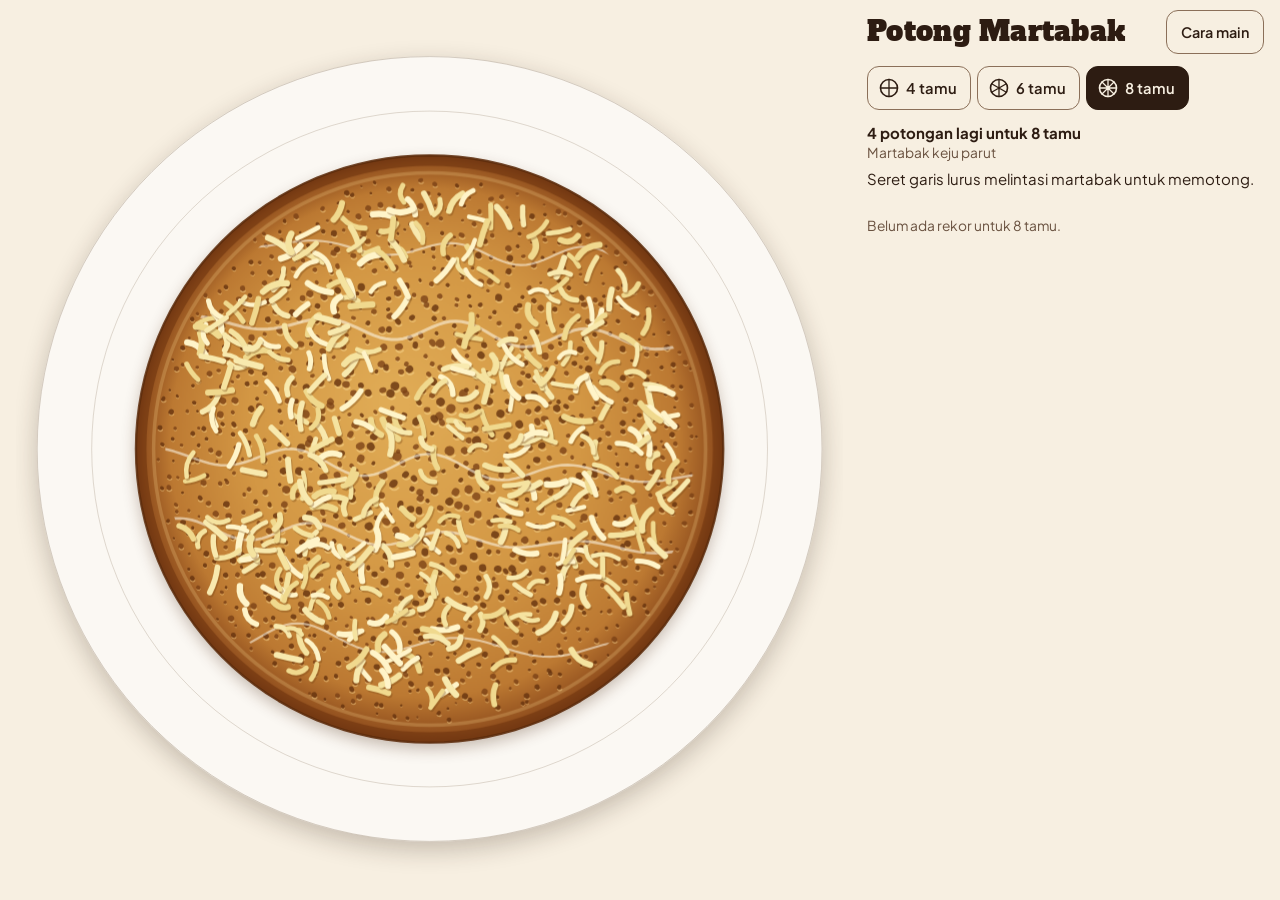
<file: public/games/potong-martabak/index.html>
<!doctype html>
<html lang="id">
<head>
<meta charset="utf-8">
<meta name="viewport" content="width=device-width, initial-scale=1, viewport-fit=cover">
<title>Potong Martabak</title>
<link rel="icon" href="/assets/logo.svg" type="image/svg+xml">
<link rel="preconnect" href="https://fonts.googleapis.com">
<link rel="preconnect" href="https://fonts.gstatic.com" crossorigin>
<link rel="stylesheet" href="https://fonts.googleapis.com/css2?family=Alfa+Slab+One&family=Plus+Jakarta+Sans:wght@400;600;700&display=swap">
<style>
/* Satu layar tanpa gulir. Potret: kepala, pilihan tamu, piring, lalu petunjuk atau hasil di bawah jempol.
   Lanskap: piring di kiri, kolom kanan berisi kepala, pilihan tamu, dan petunjuk atau hasil. */
:root {
  --latar: #F7EFE1;
  --tinta: #2D1C12;
  --tinta-2: #69513F;
  --garis-kuat: #8B6F59;
  --aksen: #B3261E;
  --aksen-teks: #FFFFFF;
  --lembar: #FFF9F0;
  --piring: #FBF8F3;
  --tirai: rgba(45, 28, 18, .45);
  --bayang: rgba(45, 28, 18, .22);
  --font-judul: "Alfa Slab One", Rockwell, Georgia, serif;
  --font-teks: "Plus Jakarta Sans", system-ui, -apple-system, "Segoe UI", Roboto, sans-serif;
  color-scheme: light;
}
@media (prefers-color-scheme: dark) {
  :root:not([data-theme="light"]) {
    --latar: #1C1410;
    --tinta: #F6EADB;
    --tinta-2: #CDB8A3;
    --garis-kuat: #A08670;
    --aksen: #F2836F;
    --aksen-teks: #2A0D08;
    --lembar: #2A1F19;
    --piring: #E9E2D7;
    --tirai: rgba(0, 0, 0, .6);
    --bayang: rgba(0, 0, 0, .5);
    color-scheme: dark;
  }
}
:root[data-theme="dark"] {
  --latar: #1C1410;
  --tinta: #F6EADB;
  --tinta-2: #CDB8A3;
  --garis-kuat: #A08670;
  --aksen: #F2836F;
  --aksen-teks: #2A0D08;
  --lembar: #2A1F19;
  --piring: #E9E2D7;
  --tirai: rgba(0, 0, 0, .6);
  --bayang: rgba(0, 0, 0, .5);
  color-scheme: dark;
}

* { box-sizing: border-box; }
html, body { height: 100%; }
body {
  margin: 0;
  overflow: hidden;
  background: var(--latar);
  color: var(--tinta);
  font-family: var(--font-teks);
  font-size: 15px;
  line-height: 1.4;
  -webkit-tap-highlight-color: transparent;
}
h1, h2, h3, p, ol, ul, fieldset { margin: 0; }
button { font: inherit; color: inherit; }
[hidden] { display: none !important; }
.sr { position: absolute; top: 0; left: 0; width: 1px; height: 1px; overflow: hidden; clip-path: inset(50%); white-space: nowrap; }

.app {
  height: 100%;
  display: grid;
  grid-template-columns: minmax(0, 1fr);
  grid-template-rows: auto auto minmax(0, 1fr) auto;
  grid-template-areas: "kepala" "tamu" "panggung" "bawah";
  gap: 8px;
  padding-top: max(10px, env(safe-area-inset-top, 0px));
  padding-bottom: max(12px, env(safe-area-inset-bottom, 0px));
  padding-left: max(16px, env(safe-area-inset-left, 0px));
  padding-right: max(16px, env(safe-area-inset-right, 0px));
}

.kepala {
  grid-area: kepala;
  display: flex;
  flex-wrap: wrap;
  align-items: center;
  justify-content: space-between;
  gap: 6px 12px;
  min-width: 0;
}
.kepala h1 {
  font-family: var(--font-judul);
  font-weight: 400;
  font-size: clamp(1.3rem, 1.05rem + 1.1vw, 1.7rem);
  line-height: 1.1;
  letter-spacing: .01em;
}
.tombol-kecil {
  min-height: 44px;
  padding: 0 14px;
  border-radius: 12px;
  border: 1.5px solid var(--garis-kuat);
  background: transparent;
  font-weight: 600;
  font-size: .9rem;
  cursor: pointer;
}

/* Pilihan tamu: ikon kecil menunjukkan martabak dibelah sebanyak itu. */
.tamu {
  grid-area: tamu;
  display: flex;
  flex-wrap: wrap;
  gap: 6px;
  border: 0;
  padding: 0;
  min-width: 0;
}
.pilih {
  position: relative;
  display: inline-flex;
  align-items: center;
  gap: 7px;
  min-height: 44px;
  padding: 0 13px 0 11px;
  border: 1.5px solid var(--garis-kuat);
  border-radius: 12px;
  font-weight: 600;
  font-size: .92rem;
  cursor: pointer;
  user-select: none;
}
.pilih input { position: absolute; inset: 0; margin: 0; opacity: 0; cursor: pointer; }
.pilih svg { width: 20px; height: 20px; flex: none; }
.pilih svg circle { fill: none; stroke: currentColor; stroke-width: 1.6; }
.pilih svg path { fill: none; stroke: currentColor; stroke-width: 1.3; stroke-linecap: round; }
.pilih:has(input:checked) { background: var(--tinta); border-color: var(--tinta); color: var(--latar); }
.pilih:has(input:focus-visible) { outline: 3px solid var(--tinta); outline-offset: 2px; }

/* Panggung: kanvas mengisi ruang, piring selalu bulat di tengahnya. */
.panggung { grid-area: panggung; position: relative; min-height: 0; }
.papan {
  position: absolute;
  inset: 0;
  border-radius: 14px;
  touch-action: none;
  user-select: none;
  -webkit-user-select: none;
  -webkit-touch-callout: none;
  cursor: crosshair;
}
/* Cincin fokus papan diatur dari skrip (kelas .cincin) supaya muncul untuk papan ketik saja,
   termasuk saat fokus dipindah skrip setelah "Potong lagi" ditekan dengan Enter. */
.papan:focus { outline: none; }
.papan.cincin:focus { outline: 3px solid var(--tinta); outline-offset: 2px; }
.ada-hasil .papan { cursor: default; }
#kanvas { position: absolute; inset: 0; width: 100%; height: 100%; display: block; }

.info { grid-area: bawah; display: grid; gap: 3px; min-width: 0; }
.status { font-weight: 700; }
.status span { display: block; font-weight: 400; font-size: .86rem; color: var(--tinta-2); }
.petunjuk { min-height: 2.8em; line-height: 1.4; }
.rekor-main { font-size: .86rem; color: var(--tinta-2); }

/* Hasil: kertas nota di bawah piring (potret) atau di kolom kanan (lanskap). */
.hasil {
  grid-area: bawah;
  display: grid;
  gap: 8px;
  min-width: 0;
  padding: 10px 12px 12px;
  border-radius: 16px;
  background: var(--lembar);
  border: 1.5px solid var(--garis-kuat);
}
.hasil-atas { display: flex; align-items: center; gap: 14px; min-width: 0; }
.skor { display: grid; justify-items: start; flex: none; }
.skor span, .skor small { font-size: .76rem; font-weight: 700; color: var(--tinta-2); line-height: 1.2; }
.skor small { font-weight: 400; }
.skor strong {
  font-family: var(--font-judul);
  font-weight: 400;
  font-size: 2.2rem;
  line-height: 1;
  font-variant-numeric: tabular-nums;
}
.ringkas { display: grid; gap: 2px; min-width: 0; }
.ringkas h2 { font-family: var(--font-judul); font-weight: 400; font-size: 1.12rem; line-height: 1.15; }
.ringkas p { font-size: .84rem; color: var(--tinta-2); line-height: 1.3; }
.legenda { display: flex; flex-wrap: wrap; gap: 4px 14px; font-size: .86rem; padding: 0; list-style: none; }
.legenda li { display: inline-flex; align-items: center; gap: 6px; }
.cip {
  display: inline-flex;
  align-items: center;
  gap: 3px;
  padding: 1px 6px;
  border-radius: 6px;
  font-weight: 700;
  font-size: .8rem;
  font-variant-numeric: tabular-nums;
  background: #FFF9F0;
  color: #2D1C12;
  box-shadow: 0 0 0 1px var(--garis-kuat);
}
.cip.besar { background: #2D1C12; color: #FFF9F0; }
.cip.kecil { background: #B3261E; color: #FFFFFF; }
.cip svg { width: 9px; height: 9px; fill: currentColor; }
.komentar { font-size: .93rem; line-height: 1.4; }
.komentar b { font-weight: 700; }
.rekor { font-size: .86rem; color: var(--tinta-2); }
.rekor b { color: var(--tinta); }
.tombol {
  min-height: 48px;
  padding: 0 18px;
  border-radius: 14px;
  border: 1.5px solid var(--garis-kuat);
  background: transparent;
  font-weight: 600;
  cursor: pointer;
}
.tombol.utama {
  border-color: var(--aksen);
  background: var(--aksen);
  color: var(--aksen-teks);
  font-family: var(--font-judul);
  font-weight: 400;
  font-size: 1.1rem;
  letter-spacing: .02em;
}
.tombol:active, .tombol-kecil:active { transform: translateY(1px); }
/* Di layar potret, saat hasil tampil, pilihan tamu disembunyikan supaya piring berlabel tetap cukup besar.
   "Potong lagi" mengembalikannya. */
.ada-hasil .tamu { display: none; }
.tombol:focus-visible, .tombol-kecil:focus-visible, .tautan:focus-visible { outline: 3px solid var(--tinta); outline-offset: 3px; }

dialog {
  width: min(560px, calc(100vw - 32px));
  max-height: calc(100dvh - 32px);
  border: 0;
  border-radius: 20px;
  padding: 20px 20px 16px;
  background: var(--lembar);
  color: var(--tinta);
  box-shadow: 0 16px 40px var(--bayang);
}
dialog::backdrop { background: var(--tirai); }
.isi-dialog { display: grid; gap: 12px; line-height: 1.5; }
.isi-dialog h2 { font-family: var(--font-judul); font-weight: 400; font-size: 1.4rem; }
.isi-dialog h3 { font-size: 1rem; font-weight: 700; }
.isi-dialog ol { padding-left: 1.3em; display: grid; gap: 4px; }
.isi-dialog .kecil { font-size: .88rem; color: var(--tinta-2); }
.isi-dialog form { display: flex; justify-content: flex-end; }
kbd { font-family: var(--font-teks); font-weight: 600; font-size: .85em; padding: 0 5px; border-radius: 5px; border: 1px solid var(--garis-kuat); white-space: nowrap; }

@media (orientation: landscape) and (min-width: 640px) {
  .app {
    grid-template-columns: minmax(0, 1fr) clamp(290px, 31vw, 400px);
    grid-template-rows: auto auto minmax(0, 1fr);
    grid-template-areas: "panggung kepala" "panggung tamu" "panggung bawah";
    column-gap: 24px;
    row-gap: 12px;
  }
  .ada-hasil .tamu { display: flex; }
  /* Kolom kanan tidak boleh memanjangkan baris piring; kalau sempit, lembar hasil bergulir sendiri. */
  .info, .hasil { align-self: start; max-height: 100%; overflow-y: auto; }
  .info { gap: 6px; }
  .skor strong { font-size: 2.8rem; }
  .ringkas h2 { font-size: 1.3rem; }
  .komentar { font-size: 1rem; }
  .hasil { gap: 12px; padding: 16px 18px 18px; }
}
/* HP diputar mendatar: kolom kanan lebih lebar dan rapat. */
@media (orientation: landscape) and (min-width: 640px) and (max-height: 520px) {
  .app { grid-template-columns: minmax(0, 1fr) clamp(290px, 44vw, 400px); column-gap: 16px; row-gap: 8px; }
  .kepala h1 { font-size: 1.15rem; }
  .pilih { padding: 0 9px 0 8px; gap: 5px; }
  .ada-hasil .tamu { display: none; }
  .skor strong { font-size: 2rem; }
  .ringkas h2 { font-size: 1.1rem; }
  .komentar { font-size: .9rem; }
  .hasil { gap: 8px; padding: 10px 12px 12px; }
}
</style>
</head>
<body>
<div class="app" id="app">
  <header class="kepala">
    <h1>Potong Martabak</h1>
    <button class="tombol-kecil" id="tombol-cara" type="button" aria-haspopup="dialog">Cara main</button>
  </header>

  <fieldset class="tamu" id="pilihan-tamu">
    <legend class="sr">Jumlah tamu</legend>
    <label class="pilih"><input type="radio" name="tamu" value="4"><svg viewBox="-10 -10 20 20" aria-hidden="true"><circle r="8.5"/><path d="M-8.5 0H8.5M0 -8.5V8.5"/></svg><span>4 tamu</span></label>
    <label class="pilih"><input type="radio" name="tamu" value="6"><svg viewBox="-10 -10 20 20" aria-hidden="true"><circle r="8.5"/><path d="M0 -8.5V8.5M7.36 4.25L-7.36 -4.25M-7.36 4.25L7.36 -4.25"/></svg><span>6 tamu</span></label>
    <label class="pilih"><input type="radio" name="tamu" value="8" checked><svg viewBox="-10 -10 20 20" aria-hidden="true"><circle r="8.5"/><path d="M-8.5 0H8.5M0 -8.5V8.5M6 6L-6 -6M-6 6L6 -6"/></svg><span>8 tamu</span></label>
  </fieldset>

  <main class="panggung">
    <div class="papan" id="papan" tabindex="0" role="application" aria-roledescription="papan potong"
      aria-label="Martabak di atas piring. Seret garis lurus melintasi martabak untuk memotong. Dengan papan ketik: panah kiri dan kanan memutar garis pemandu, panah atas dan bawah menggesernya, Enter atau Spasi memotong."
      aria-describedby="petunjuk">
      <canvas id="kanvas" aria-hidden="true"></canvas>
    </div>
  </main>

  <section class="info" id="info" aria-label="Keadaan babak">
    <p class="status"><b id="status-potong">4 potongan lagi untuk 8 tamu</b> <span id="status-topping"></span></p>
    <p class="petunjuk" id="petunjuk" role="status">Seret garis lurus melintasi martabak untuk memotong.</p>
    <p class="rekor-main" id="rekor-main"></p>
  </section>

  <section class="hasil" id="hasil" aria-labelledby="judul-hasil" hidden>
    <div class="hasil-atas">
      <p class="skor"><span>Kerataan</span><strong id="skor">0,0</strong><small>dari 100</small></p>
      <div class="ringkas">
        <h2 id="judul-hasil">Hasil potongan</h2>
        <p id="hitungan"></p>
      </div>
    </div>
    <ul class="legenda" id="legenda"></ul>
    <p class="komentar" id="komentar"></p>
    <p class="rekor" id="rekor-hasil"></p>
    <button class="tombol utama" id="tombol-lagi" type="button">Potong lagi</button>
  </section>
</div>

<p class="sr" id="umum" role="status" aria-live="polite"></p>

<dialog id="dialog-cara" aria-labelledby="judul-cara">
  <div class="isi-dialog">
    <h2 id="judul-cara">Cara main</h2>
    <ol>
      <li>Pilih jumlah tamu: 4, 6, atau 8. Kamu dapat potongan sebanyak separuh jumlah tamu, jadi 8 tamu berarti 4 kali potong.</li>
      <li>Seret garis lurus melintasi martabak. Pisau memotong sepanjang garis itu dari tepi ke tepi, bukan hanya sepanjang seretanmu.</li>
      <li>Potongan yang sudah dibuat tidak bisa dibatalkan. Setelah potongan terakhir, tiap bagian diberi persen.</li>
    </ol>
    <h3>Cara menghitung kerataan</h3>
    <p>Potongan terbesar dibagikan ke tamu lebih dulu. Selisih tiap potongan dari bagian adil dijumlahkan. Potongan lebih yang tidak kebagian tamu dan tamu yang tidak kebagian potongan ikut menambah selisih. Kerataan 100 berarti semua tamu dapat bagian sama besar.</p>
    <p class="kecil">Papan ketik: tekan <kbd>Tab</kbd> sampai martabak terpilih dan garis pemandu muncul. <kbd>←</kbd> <kbd>→</kbd> memutar garis 3 derajat (tahan <kbd>Shift</kbd> untuk 0,5 derajat), <kbd>↑</kbd> <kbd>↓</kbd> menggeser garis, <kbd>Enter</kbd> atau <kbd>Spasi</kbd> memotong. <kbd>Esc</kbd> membatalkan seretan atau menutup jendela ini.</p>
    <p class="kecil">Rekor kerataan untuk tiap jumlah tamu hanya disimpan di peramban ini.</p>
    <form method="dialog"><button class="tombol" type="submit">Tutup</button></form>
  </div>
</dialog>

<script>
'use strict';

// Martabak didekati poligon cembung 128 sudut. Tiap garis membelah setiap poligon yang dilaluinya,
// jadi semua potongan tetap cembung dan luasnya cukup dihitung dengan rumus shoelace.
const SISI = 128;
const EPS = 1e-10;
const LINGKARAN = Array.from({ length: SISI }, (_, i) => {
  const a = i / SISI * Math.PI * 2;
  return [Math.cos(a), Math.sin(a)];
});

function luas(t) {
  let s = 0;
  for (let i = 0, n = t.length; i < n; i++) {
    const a = t[i], b = t[(i + 1) % n];
    s += a[0] * b[1] - b[0] * a[1];
  }
  return Math.abs(s) / 2;
}

function titikBerat(t) {
  let a = 0, x = 0, y = 0;
  for (let i = 0, n = t.length; i < n; i++) {
    const p = t[i], q = t[(i + 1) % n];
    const c = p[0] * q[1] - q[0] * p[1];
    a += c; x += (p[0] + q[0]) * c; y += (p[1] + q[1]) * c;
  }
  if (Math.abs(a) < 1e-14) {
    return [t.reduce((s, p) => s + p[0], 0) / t.length, t.reduce((s, p) => s + p[1], 0) / t.length];
  }
  return [x / (3 * a), y / (3 * a)];
}

const LUAS_TOTAL = luas(LINGKARAN);
// Belahan yang lebih kecil dari ini hanya sisa hitungan floating point, bukan potongan sungguhan.
const SERPIH = LUAS_TOTAL * 2e-5;

function buatPotongan(titik) { return { titik, luas: luas(titik), pusat: titikBerat(titik) }; }

// Garis disimpan sebagai sudut (radian, 0 sampai pi) dan geser = jarak bertanda dari pusat
// sepanjang normal n = (-sin, cos). Sumbu y menunjuk ke bawah, sama dengan layar.
function normal(sudut) { return [-Math.sin(sudut), Math.cos(sudut)]; }

function rapikanGaris(sudut, geser) {
  let s = sudut % Math.PI, g = geser;
  if (s < 0) s += Math.PI;
  // sudut dan sudut + pi adalah garis yang sama dengan normal terbalik
  if (Math.round((sudut - s) / Math.PI) % 2 !== 0) g = -g;
  return { sudut: s, geser: g };
}

function garisDariDuaTitik(a, b) {
  const dx = b[0] - a[0], dy = b[1] - a[1];
  let s = Math.atan2(dy, dx);
  if (s < 0) s += Math.PI;
  if (s >= Math.PI) s -= Math.PI;
  const [nx, ny] = normal(s);
  return { sudut: s, geser: a[0] * nx + a[1] * ny };
}

function belah(titik, nx, ny, d) {
  const kiri = [], kanan = [];
  for (let i = 0, n = titik.length; i < n; i++) {
    const a = titik[i], b = titik[(i + 1) % n];
    const sa = a[0] * nx + a[1] * ny - d, sb = b[0] * nx + b[1] * ny - d;
    if (sa <= EPS) kiri.push(a);
    if (sa >= -EPS) kanan.push(a);
    if ((sa < -EPS && sb > EPS) || (sa > EPS && sb < -EPS)) {
      const t = sa / (sa - sb);
      const q = [a[0] + (b[0] - a[0]) * t, a[1] + (b[1] - a[1]) * t];
      kiri.push(q);
      kanan.push(q);
    }
  }
  return [kiri, kanan];
}

function potongSemua(potongan, garis) {
  const [nx, ny] = normal(garis.sudut);
  const baru = [];
  let terbelah = 0;
  for (const p of potongan) {
    const [a, b] = belah(p.titik, nx, ny, garis.geser);
    if (a.length >= 3 && b.length >= 3) {
      const pa = buatPotongan(a), pb = buatPotongan(b);
      if (pa.luas > SERPIH && pb.luas > SERPIH) {
        baru.push(pa, pb);
        terbelah++;
        continue;
      }
    }
    baru.push(p);
  }
  return { potongan: baru, terbelah };
}

// Potongan terbesar dibagikan lebih dulu. Tamu tanpa potongan dihitung mendapat 0,
// potongan lebih punya bagian ideal 0, jadi keduanya ikut menambah selisih.
function hitungKerataan(daftarLuas, tamu) {
  const total = daftarLuas.reduce((s, v) => s + v, 0);
  if (!total) return 0;
  const adil = total / tamu;
  const urut = [...daftarLuas].sort((a, b) => b - a);
  const k = Math.max(tamu, urut.length);
  let selisih = 0;
  for (let i = 0; i < k; i++) selisih += Math.abs((urut[i] ?? 0) - (i < tamu ? adil : 0));
  return Math.max(0, 100 * (1 - selisih / (2 * total)));
}

const BATAS_KECIL = 0.8;         // potongan di bawah 4/5 bagian adil disebut terlalu kecil
const SERET_MIN = 0.6;           // 30% diameter, dalam satuan jari-jari
const GESER_MAKS = 0.95;         // garis pemandu papan ketik selalu mengenai martabak
const BATAS_KENA = 0.985;        // garis sejauh ini dari pusat dianggap tidak mengenai
// Batas judul dikalibrasi dengan simulasi tangan rapi, sedang, dan kasar (lihat docs/games/potong-martabak.md).
const JUDUL = [
  [99, 'Rata seperti ditimbang'],
  [97, 'Hampir rata'],
  [93, 'Lumayan rata'],
  [85, 'Ada yang melirik piring sebelah'],
  [0, 'Tamu mulai protes'],
];
const TOPPING = {
  meses: 'cokelat meses',
  keju: 'keju parut',
  kacang: 'kacang tanah',
  campur: 'campur meses, keju, dan kacang',
};

const fmt1 = new Intl.NumberFormat('id-ID', { minimumFractionDigits: 1, maximumFractionDigits: 1 });
const fmtSudut = new Intl.NumberFormat('id-ID', { maximumFractionDigits: 1 });
const teksPersen = v => (v < 0.05 ? '<0,1%' : `${fmt1.format(v)}%`);
const bulat1 = v => Math.round(v * 10) / 10;

function nilaiBabak(b) {
  const tamu = b.tamu, n = b.potongan.length, jumlahGaris = b.garis.length;
  const persen = b.potongan.map(p => p.luas / LUAS_TOTAL * 100).sort((x, y) => y - x);
  const adil = 100 / tamu;
  const kerataan = hitungKerataan(persen, tamu);
  const kurang = Math.max(0, tamu - n);
  const lebih = Math.max(0, n - tamu);
  const kecil = persen.slice(0, tamu).filter(v => v < adil * BATAS_KECIL).length;
  const meleset = Math.max(...b.garis.map(g => Math.abs(g.geser)));
  const sudut = b.garis.map(g => g.sudut * 180 / Math.PI).sort((x, y) => x - y);
  const sudutIdeal = 180 / jumlahGaris;
  let selisihSudut = 0;
  for (let i = 0; i < sudut.length; i++) {
    const celah = i < sudut.length - 1 ? sudut[i + 1] - sudut[i] : sudut[0] + 180 - sudut[i];
    selisihSudut = Math.max(selisihSudut, Math.abs(celah - sudutIdeal));
  }
  const k1 = bulat1(kerataan);
  // Separuh tamu atau lebih dirugikan tetap disebut protes, berapa pun angkanya.
  const judul = kurang + kecil >= tamu / 2 ? JUDUL[JUDUL.length - 1][1] : JUDUL.find(([batas]) => k1 >= batas)[1];

  const kalimat = [];
  if (kurang) kalimat.push(`${kurang} tamu tidak kebagian, karena martabaknya hanya jadi ${n} potongan.`);
  if (kecil) kalimat.push(`${kecil} tamu dapat potongan terlalu kecil, di bawah ${teksPersen(adil * BATAS_KECIL)}.`);
  if (lebih) kalimat.push(`${lebih} potongan lebih tersisa.`);
  if (!kalimat.length) {
    kalimat.push(k1 >= 99 ? 'Semua tamu dapat bagian yang sama besar.' : 'Tiap tamu dapat bagian yang cukup, meski tidak persis sama.');
  }

  let saran;
  if (kurang) {
    saran = 'Buat setiap garis lewat titik tengah supaya semua garis bersilangan di satu titik.';
  } else if (meleset >= 0.04) {
    saran = `Arahkan tiap garis lewat titik tengah. Yang paling meleset bergeser ${Math.round(meleset * 100)}% jari-jari.`;
  } else if (selisihSudut >= 2) {
    saran = `Jarak sudut antargaris idealnya ${fmtSudut.format(sudutIdeal)} derajat, punyamu selisih sampai ${Math.round(selisihSudut)} derajat.`;
  } else if (k1 < 99) {
    saran = `Tinggal sedikit lagi. Jaga tiap garis lewat tengah dan berjarak ${fmtSudut.format(sudutIdeal)} derajat.`;
  } else if (tamu < 8) {
    saran = `Coba ${tamu + 2} tamu. Makin banyak potongan, makin sempit ruang untuk meleset.`;
  } else {
    saran = `Pertahankan caranya: tiap garis lewat titik tengah, berjarak ${fmtSudut.format(sudutIdeal)} derajat.`;
  }

  return {
    tamu, n, adil, kerataan, kerataanTampil: k1, judul, kurang, lebih, kecil,
    terbesar: persen[0], terkecil: persen[n - 1], sama: persen[0] - persen[n - 1] < 0.1,
    meleset, selisihSudut, sudutIdeal, komentar: kalimat.join(' '), saran,
  };
}

// Rekor hanya milik pemain ini dan hanya disimpan di peramban ini.
const KUNCI_REKOR = 'potong-martabak:rekor';
const KUNCI_TAMU = 'potong-martabak:tamu';
function bacaRekor() {
  try {
    const v = JSON.parse(localStorage.getItem(KUNCI_REKOR));
    return v && typeof v === 'object' ? v : {};
  } catch { return {}; }
}
function tulisRekor(v) {
  try { localStorage.setItem(KUNCI_REKOR, JSON.stringify(v)); return true; } catch { return false; }
}
function bacaTamu() {
  try { const v = Number(localStorage.getItem(KUNCI_TAMU)); return [4, 6, 8].includes(v) ? v : 8; } catch { return 8; }
}
function tulisTamu(v) { try { localStorage.setItem(KUNCI_TAMU, String(v)); } catch {} }

// Martabak dilukis sekali per babak (dan per ukuran) ke kanvas lepas layar, lalu dipakai ulang tiap bingkai.
function mulberry32(a) {
  return function () {
    a |= 0; a = a + 0x6D2B79F5 | 0;
    let t = Math.imul(a ^ a >>> 15, 1 | a);
    t = t + Math.imul(t ^ t >>> 7, 61 | t) ^ t;
    return ((t ^ t >>> 14) >>> 0) / 4294967296;
  };
}

function lukisMartabak(t, benih, topping) {
  const acak = mulberry32(benih);
  const r = (a, b) => a + (b - a) * acak();
  const pilih = daftar => daftar[Math.floor(acak() * daftar.length)];
  const dalam = batas => { const a = r(0, Math.PI * 2), d = Math.sqrt(acak()) * batas; return [Math.cos(a) * d, Math.sin(a) * d]; };

  // Kuning keemasan di tengah, makin cokelat ke tepi tempat adonan menempel di loyang.
  const dasar = t.createRadialGradient(-0.12, -0.16, 0.05, 0, 0, 1);
  dasar.addColorStop(0, '#E0AB55');
  dasar.addColorStop(0.55, '#D39744');
  dasar.addColorStop(0.86, '#BC7932');
  dasar.addColorStop(0.97, '#93511F');
  dasar.addColorStop(1, '#7C4018');
  t.fillStyle = dasar;
  t.beginPath(); t.arc(0, 0, 1, 0, Math.PI * 2); t.fill();

  // Pori-pori sarang: kisi segi enam yang digeser acak supaya rapat tapi tidak tampak berpola.
  const jarak = 0.05, tinggiBaris = jarak * 0.87;
  for (let baris = -Math.ceil(1 / tinggiBaris); baris * tinggiBaris <= 1; baris++) {
    const y = baris * tinggiBaris;
    for (let x = -1 + (baris % 2 ? jarak / 2 : 0); x <= 1; x += jarak) {
      const px = x + r(-0.38, 0.38) * jarak, py = y + r(-0.38, 0.38) * jarak;
      const d = Math.hypot(px, py);
      if (d > 0.93) continue;
      const besar = (1 - d * 0.5) * r(0.008, 0.018);
      t.save();
      t.translate(px, py);
      t.rotate(r(0, Math.PI));
      t.scale(1, r(0.72, 1.12));
      t.fillStyle = acak() < 0.5 ? 'rgba(104, 52, 16, .82)' : 'rgba(122, 64, 22, .78)';
      t.beginPath(); t.arc(0, 0, besar, 0, Math.PI * 2); t.fill();
      t.restore();
      t.strokeStyle = 'rgba(252, 220, 150, .5)';
      t.lineWidth = besar * 0.42;
      t.beginPath(); t.arc(px + besar * 0.2, py + besar * 0.25, besar * 1.05, 0.15 * Math.PI, 0.85 * Math.PI); t.stroke();
    }
  }

  t.strokeStyle = 'rgba(108, 50, 14, .55)';
  t.lineWidth = 0.035;
  t.beginPath(); t.arc(0, 0, 0.982, 0, Math.PI * 2); t.stroke();
  t.strokeStyle = 'rgba(255, 222, 150, .22)';
  t.lineWidth = 0.012;
  t.beginPath(); t.arc(0, 0, 0.94, 0, Math.PI * 2); t.stroke();

  // Susu kental manis dituang meliuk sebelum taburan; tipis dan tidak rata seperti tuangan tangan.
  t.save();
  t.beginPath(); t.arc(0, 0, 0.9, 0, Math.PI * 2); t.clip();
  t.strokeStyle = 'rgba(255, 251, 238, .55)';
  t.lineCap = 'round';
  t.lineJoin = 'round';
  const miring = r(-0.5, 0.5);
  for (let i = 0; i < 5; i++) {
    const y0 = -0.72 + i * 0.36 + r(-0.06, 0.06), amp = r(0.03, 0.06), frek = r(9, 14), fase0 = r(0, 6);
    t.lineWidth = r(0.007, 0.011);
    t.beginPath();
    for (let x = -0.95, k = 0; x <= 0.95; x += 0.02, k++) {
      const y = y0 + x * miring * 0.3 + Math.sin(x * frek + fase0) * amp * (0.7 + 0.3 * Math.sin(x * 3 + i));
      if (k === 0) t.moveTo(x, y); else t.lineTo(x, y);
    }
    t.stroke();
  }
  t.restore();

  const meses = () => {
    const [x, y] = dalam(0.89);
    const s = r(0, Math.PI), p = r(0.034, 0.05) / 2, l = r(0.011, 0.015);
    const dx = Math.cos(s) * p, dy = Math.sin(s) * p;
    t.lineCap = 'round';
    t.strokeStyle = pilih(['#3A2116', '#4B2C1D', '#2E1A10', '#55311F']);
    t.lineWidth = l;
    t.beginPath(); t.moveTo(x - dx, y - dy); t.lineTo(x + dx, y + dy); t.stroke();
    t.strokeStyle = 'rgba(255, 236, 220, .16)';
    t.lineWidth = l * 0.35;
    t.beginPath(); t.moveTo(x - dx * 0.7 - l * 0.15, y - dy * 0.7 - l * 0.2); t.lineTo(x + dx * 0.7 - l * 0.15, y + dy * 0.7 - l * 0.2); t.stroke();
  };
  const keju = () => {
    const [x, y] = dalam(0.88);
    const s = r(0, Math.PI), p = r(0.05, 0.09) / 2, l = r(0.015, 0.022), lengkung = r(-0.025, 0.025);
    const dx = Math.cos(s) * p, dy = Math.sin(s) * p, kx = -Math.sin(s) * lengkung, ky = Math.cos(s) * lengkung;
    t.lineCap = 'round';
    const garis = (ox, oy) => { t.beginPath(); t.moveTo(x - dx + ox, y - dy + oy); t.quadraticCurveTo(x + kx + ox, y + ky + oy, x + dx + ox, y + dy + oy); t.stroke(); };
    t.strokeStyle = 'rgba(118, 70, 20, .35)';
    t.lineWidth = l;
    garis(0.004, 0.006);
    t.strokeStyle = pilih(['#F8E9AE', '#FFF4C9', '#F0D98E', '#F5E3A0']);
    garis(0, 0);
  };
  const kacang = () => {
    const [x, y] = dalam(0.88);
    const rr = r(0.02, 0.04), sisi = 5 + Math.floor(acak() * 3), mulai = r(0, Math.PI);
    const titik = [];
    for (let k = 0; k < sisi; k++) {
      const a = mulai + k / sisi * Math.PI * 2 + r(-0.3, 0.3), d = rr * r(0.62, 1.1);
      titik.push([x + Math.cos(a) * d, y + Math.sin(a) * d]);
    }
    const jalur = (ox, oy) => { t.beginPath(); titik.forEach(([px, py], k) => (k ? t.lineTo(px + ox, py + oy) : t.moveTo(px + ox, py + oy))); t.closePath(); };
    jalur(0.004, 0.006);
    t.fillStyle = 'rgba(92, 50, 14, .35)';
    t.fill();
    jalur(0, 0);
    t.fillStyle = pilih(['#D6A867', '#E2BC86', '#C38E4E', '#CC9B5C']);
    t.fill();
    t.strokeStyle = 'rgba(122, 74, 30, .95)';
    t.lineWidth = 0.0035;
    t.stroke();
    t.fillStyle = 'rgba(255, 242, 214, .35)';
    t.beginPath(); t.arc(x - rr * 0.25, y - rr * 0.25, rr * 0.35, 0, Math.PI * 2); t.fill();
  };

  const daftar = [];
  const tambah = (fn, n) => { for (let i = 0; i < n; i++) daftar.push(fn); };
  if (topping === 'meses') tambah(meses, 720);
  else if (topping === 'keju') tambah(keju, 430);
  else if (topping === 'kacang') tambah(kacang, 300);
  else { tambah(kacang, 110); tambah(keju, 180); tambah(meses, 320); }
  if (topping === 'campur') {
    for (let i = daftar.length - 1; i > 0; i--) { const j = Math.floor(acak() * (i + 1)); [daftar[i], daftar[j]] = [daftar[j], daftar[i]]; }
  }
  for (const fn of daftar) fn();
}

const cacheTekstur = new Map();
function ambilTekstur(rDev) {
  const rKunci = Math.max(8, Math.round(rDev * 2) / 2);
  const kunci = `${babak.benih}|${babak.topping}|${rKunci}`;
  let tx = cacheTekstur.get(kunci);
  if (tx) return tx;
  const ukuran = Math.ceil(rKunci * 2 + 6);
  const kanvas = document.createElement('canvas');
  kanvas.width = kanvas.height = ukuran;
  const t = kanvas.getContext('2d');
  t.translate(ukuran / 2, ukuran / 2);
  t.scale(rKunci, rKunci);
  lukisMartabak(t, babak.benih, babak.topping);
  tx = { kanvas, ukuran, r: rKunci };
  if (cacheTekstur.size > 3) cacheTekstur.delete(cacheTekstur.keys().next().value);
  cacheTekstur.set(kunci, tx);
  return tx;
}

const $ = id => document.getElementById(id);
const el = {
  app: $('app'), papan: $('papan'), kanvas: $('kanvas'), info: $('info'), hasil: $('hasil'),
  statusPotong: $('status-potong'), statusTopping: $('status-topping'), petunjuk: $('petunjuk'),
  rekorMain: $('rekor-main'), skor: $('skor'), judulHasil: $('judul-hasil'), hitungan: $('hitungan'),
  legenda: $('legenda'), komentar: $('komentar'), rekorHasil: $('rekor-hasil'), tombolLagi: $('tombol-lagi'),
  umum: $('umum'), dialog: $('dialog-cara'), tombolCara: $('tombol-cara'),
};
const g = el.kanvas.getContext('2d');
const reduksiGerak = window.matchMedia('(prefers-reduced-motion: reduce)');

const SEBAR_MAIN = 0.012;   // celah kecil supaya bekas potongan terbaca selama bermain
const SEBAR_AKHIR = 0.04;   // potongan direnggangkan saat hasil supaya label punya ruang
const LAMA_PISAU = 300;
const LAMA_SEBAR = 320;

let babak = null;
let fase = 'main';          // main | hasil
let anim = null;            // { jenis: 'pisau' | 'sebar', mulai, lama, ... }
let seret = null;           // { id, a, b } dalam satuan jari-jari
let pemandu = { sudut: 0, geser: 0 };   // sudut dalam derajat, geser dalam satuan jari-jari
let pemanduAktif = false;
let labelSiap = false;
let tahanKlik = false;
let instan = false;
let toppingLalu = null;
let ukuran = { W: 1, H: 1, dpr: 1 };
let token = {};

function bacaToken() {
  const s = getComputedStyle(document.documentElement);
  token = { latar: s.getPropertyValue('--latar').trim(), piring: s.getPropertyValue('--piring').trim() || '#FBF8F3' };
}

function tanpaGerak() { return instan || reduksiGerak.matches; }

function acakTopping() {
  const pilihan = Object.keys(TOPPING).filter(k => k !== toppingLalu);
  return pilihan[Math.floor(Math.random() * pilihan.length)];
}

function babakBaru(opsi = {}) {
  const tamu = [4, 6, 8].includes(opsi.tamu) ? opsi.tamu : (babak ? babak.tamu : bacaTamu());
  const topping = TOPPING[opsi.topping] ? opsi.topping : acakTopping();
  toppingLalu = topping;
  babak = {
    tamu,
    topping,
    benih: Number.isFinite(opsi.benih) ? opsi.benih : Math.floor(Math.random() * 1e9),
    potongan: [buatPotongan(LINGKARAN)],
    garis: [],
    hasil: null,
  };
  fase = 'main';
  anim = null;
  seret = null;
  labelSiap = false;
  pemandu = { sudut: 3 * Math.floor(Math.random() * 60), geser: 0 };
  document.querySelectorAll('input[name="tamu"]').forEach(inp => { inp.checked = Number(inp.value) === tamu; });
  el.app.classList.remove('ada-hasil');
  el.hasil.hidden = true;
  el.info.hidden = false;
  perbaruiStatus();
  aturPetunjuk(opsi.pesan || 'Seret garis lurus melintasi martabak untuk memotong.');
  minta();
}

function sisaPotong() { return babak.tamu / 2 - babak.garis.length; }

function perbaruiStatus() {
  const sisa = sisaPotong();
  el.statusPotong.textContent = sisa === 1 ? `Potongan terakhir untuk ${babak.tamu} tamu` : `${sisa} potongan lagi untuk ${babak.tamu} tamu`;
  el.statusTopping.textContent = `Martabak ${TOPPING[babak.topping]}`;
  const rekor = bacaRekor()[babak.tamu];
  el.rekorMain.textContent = typeof rekor === 'number' ? `Rekor kerataan ${babak.tamu} tamu: ${fmt1.format(rekor)}` : `Belum ada rekor untuk ${babak.tamu} tamu.`;
}

function aturPetunjuk(teks) {
  if (el.petunjuk.textContent !== teks) el.petunjuk.textContent = teks;
}

function teksPemandu() {
  const sudut = fmtSudut.format(pemandu.sudut);
  const geser = Math.abs(pemandu.geser) < 0.0005 ? 'tepat di tengah' : `${fmtSudut.format(Math.abs(pemandu.geser) * 100)}% dari tengah`;
  return `Garis pemandu: sudut ${sudut} derajat, ${geser}. Enter atau Spasi memotong.`;
}

function pemanduTampil() {
  return fase === 'main' && pemanduAktif && !seret && document.activeElement === el.papan;
}

const PESAN = {
  pendek: 'Seretannya terlalu pendek, jadi dibatalkan. Tarik garis paling tidak sepertiga lebar martabak.',
  meleset: 'Garisnya tidak mengenai martabak. Tarik garis yang melintasi martabak.',
  menimpa: 'Garis itu menimpa potongan yang sudah ada. Geser atau putar sedikit.',
};

function talibusur(garis) {
  const u = [Math.cos(garis.sudut), Math.sin(garis.sudut)];
  const n = normal(garis.sudut);
  const h = Math.sqrt(Math.max(0, 1 - garis.geser * garis.geser));
  const m = [n[0] * garis.geser, n[1] * garis.geser];
  return [[m[0] - u[0] * h, m[1] - u[1] * h], [m[0] + u[0] * h, m[1] + u[1] * h]];
}

function cobaPotong(garis, arah) {
  if (fase !== 'main') return { diterima: false, alasan: 'selesai' };
  if (anim) return { diterima: false, alasan: 'sibuk' };
  if (Math.abs(garis.geser) >= BATAS_KENA) {
    aturPetunjuk(PESAN.meleset);
    return { diterima: false, alasan: 'meleset' };
  }
  const { potongan, terbelah } = potongSemua(babak.potongan, garis);
  if (!terbelah) {
    const alasan = Math.abs(garis.geser) > 0.97 ? 'meleset' : 'menimpa';
    aturPetunjuk(PESAN[alasan]);
    return { diterima: false, alasan };
  }
  const sebelum = babak.potongan;
  babak.potongan = potongan;
  babak.garis.push(garis);
  const terakhir = sisaPotong() === 0;
  if (terakhir) {
    fase = 'hasil';
    babak.hasil = nilaiBabak(babak);
  } else {
    perbaruiStatus();
    aturPetunjuk(pemanduAktif && document.activeElement === el.papan ? teksPemandu() : 'Seret garis berikutnya melintasi martabak.');
  }
  let [a, b] = talibusur(garis);
  if (arah && (b[0] - a[0]) * arah[0] + (b[1] - a[1]) * arah[1] < 0) [a, b] = [b, a];
  const lanjut = () => { if (terakhir) mulaiSebar(); };
  if (tanpaGerak()) lanjut();
  else anim = { jenis: 'pisau', mulai: performance.now(), lama: LAMA_PISAU, a, b, sebelum, selesai: lanjut };
  minta();
  return { diterima: true, potongan: babak.potongan.length };
}

function mulaiSebar() {
  if (tanpaGerak()) { labelSiap = true; tampilkanHasil(); minta(); return; }
  anim = { jenis: 'sebar', mulai: performance.now(), lama: LAMA_SEBAR, selesai: () => { labelSiap = true; tampilkanHasil(); } };
  minta();
}

function tampilkanHasil() {
  const h = babak.hasil;
  el.skor.textContent = fmt1.format(h.kerataanTampil);
  el.judulHasil.textContent = h.judul;
  el.hitungan.textContent = `${h.n} potongan untuk ${h.tamu} tamu. Bagian adil ${teksPersen(h.adil)}.`;
  const segitiga = naik => `<svg viewBox="0 0 10 10" aria-hidden="true"><path d="${naik ? 'M5 1L9.5 9H0.5Z' : 'M5 9L9.5 1H0.5Z'}"/></svg>`;
  el.legenda.innerHTML = h.sama
    ? `<li>Semua potongan <span class="cip">${teksPersen(h.terbesar)}</span></li>`
    : `<li>Terbesar <span class="cip besar">${segitiga(true)}${teksPersen(h.terbesar)}</span></li>
       <li>Terkecil <span class="cip kecil">${segitiga(false)}${teksPersen(h.terkecil)}</span></li>`;
  el.komentar.innerHTML = '';
  el.komentar.append(`${h.komentar} `);
  const b = document.createElement('b');
  b.textContent = 'Saran:';
  el.komentar.append(b, ` ${h.saran}`);

  const rekor = bacaRekor();
  const lama = rekor[h.tamu];
  let teksRekor;
  if (typeof lama !== 'number' || h.kerataanTampil > lama) {
    rekor[h.tamu] = h.kerataanTampil;
    if (tulisRekor(rekor)) {
      teksRekor = typeof lama === 'number' ? `Rekor baru untuk ${h.tamu} tamu. Sebelumnya ${fmt1.format(lama)}.` : `Rekor pertamamu untuk ${h.tamu} tamu tercatat.`;
    } else {
      teksRekor = 'Rekor tidak bisa disimpan di peramban ini.';
    }
    h.rekorBaru = true;
  } else {
    teksRekor = `Rekor ${h.tamu} tamu: <b>${fmt1.format(lama)}</b>.`;
  }
  el.rekorHasil.innerHTML = teksRekor;

  el.info.hidden = true;
  el.hasil.hidden = false;
  el.app.classList.add('ada-hasil');
  el.umum.textContent = `Selesai. Kerataan ${fmt1.format(h.kerataanTampil)} dari 100. ${h.komentar}`;
  el.tombolLagi.focus({ preventScroll: true });
}

el.tombolLagi.addEventListener('click', e => {
  if (tahanKlik) return;
  const dariPapanKetik = e.detail === 0;
  babakBaru();
  el.papan.focus({ preventScroll: true });
  pemanduAktif = dariPapanKetik;
  if (pemanduAktif) aturPetunjuk(teksPemandu());
  minta();
});

document.querySelectorAll('input[name="tamu"]').forEach(inp => {
  inp.addEventListener('change', () => {
    if (!inp.checked) return;
    const tamu = Number(inp.value);
    tulisTamu(tamu);
    babakBaru({ tamu, pesan: `Martabak baru untuk ${tamu} tamu. Seret garis lurus melintasi martabak.` });
  });
});

function tataLetak(W, H) {
  const S = Math.min(W, H);
  return { W, H, S, cx: W / 2, cy: H / 2, R: S * 0.355, Rp: S * 0.475 };
}

function keModel(e) {
  const kotak = el.kanvas.getBoundingClientRect();
  const L = tataLetak(ukuran.W, ukuran.H);
  return [(e.clientX - kotak.left - L.cx) / L.R, (e.clientY - kotak.top - L.cy) / L.R];
}

// Garis pemandu hanya untuk pemain papan ketik. Fokus dari tetikus dibiarkan terjadi secara bawaan
// (bukan focus() dari skrip), karena Chrome menganggap focus() di pointerdown sebagai fokus papan ketik.
let lewatPapanKetik = false;
document.addEventListener('keydown', () => { lewatPapanKetik = true; }, true);
document.addEventListener('pointerdown', () => { lewatPapanKetik = false; }, true);

el.papan.addEventListener('pointerdown', e => {
  if (e.pointerType === 'mouse' && e.button !== 0) return;
  pemanduAktif = false;
  if (fase !== 'main' || anim || seret) return;
  try { el.papan.setPointerCapture(e.pointerId); } catch {}
  const p = keModel(e);
  seret = { id: e.pointerId, a: p, b: p };
  minta();
});
el.papan.addEventListener('pointermove', e => {
  if (!seret || e.pointerId !== seret.id) return;
  seret.b = keModel(e);
  minta();
});
el.papan.addEventListener('pointerup', e => {
  if (!seret || e.pointerId !== seret.id) return;
  seret.b = keModel(e);
  selesaiSeret();
});
// Seretan yang terputus tanpa pointerup (ganti tab, gestur sistem) dibatalkan supaya seretan baru tidak terkunci.
function putusSeret(e) {
  if (!seret || (e.pointerId !== undefined && e.pointerId !== seret.id)) return;
  seret = null;
  aturPetunjuk('Seretan terputus. Coba tarik garisnya lagi.');
  minta();
}
el.papan.addEventListener('pointercancel', putusSeret);
el.papan.addEventListener('lostpointercapture', putusSeret);
window.addEventListener('blur', () => putusSeret({}));
el.papan.addEventListener('contextmenu', e => e.preventDefault());

function potongSeret(a, b) {
  const dx = b[0] - a[0], dy = b[1] - a[1], panjang = Math.hypot(dx, dy);
  if (panjang < SERET_MIN) {
    aturPetunjuk(PESAN.pendek);
    minta();
    return { diterima: false, alasan: 'pendek' };
  }
  return cobaPotong(garisDariDuaTitik(a, b), [dx / panjang, dy / panjang]);
}

function selesaiSeret() {
  const { a, b, id } = seret;
  seret = null;
  try { el.papan.releasePointerCapture(id); } catch {}
  potongSeret(a, b);
  minta();
}

function putarPemandu(langkah) {
  let s = Math.round((pemandu.sudut + langkah) * 10) / 10;
  let geser = pemandu.geser;
  // Lewat 180 derajat arah garis berbalik, jadi tanda geser ikut dibalik supaya garis tidak melompat.
  if (s >= 180) { s -= 180; geser = -geser; }
  if (s < 0) { s += 180; geser = -geser; }
  pemandu = { sudut: s, geser };
}

function geserPemandu(langkahKeAtas) {
  // Panah atas menggeser garis ke arah atas layar (untuk garis tegak: ke kiri).
  const ny = Math.cos(pemandu.sudut * Math.PI / 180);
  const tanda = ny > 1e-9 ? -1 : 1;
  const geser = Math.round((pemandu.geser + tanda * langkahKeAtas) * 1000) / 1000;
  pemandu = { sudut: pemandu.sudut, geser: Math.max(-GESER_MAKS, Math.min(GESER_MAKS, geser)) };
}

function potongPemandu() {
  const garis = rapikanGaris(pemandu.sudut * Math.PI / 180, pemandu.geser);
  return cobaPotong(garis, null);
}

el.papan.addEventListener('keydown', e => {
  if (e.key === 'Escape' && seret) {
    e.preventDefault();
    try { el.papan.releasePointerCapture(seret.id); } catch {}
    seret = null;
    aturPetunjuk('Seretan dibatalkan.');
    minta();
    return;
  }
  if (fase !== 'main' || e.altKey || e.ctrlKey || e.metaKey) return;
  const halus = e.shiftKey;
  switch (e.key) {
    case 'ArrowLeft': putarPemandu(halus ? -0.5 : -3); break;
    case 'ArrowRight': putarPemandu(halus ? 0.5 : 3); break;
    case 'ArrowUp': geserPemandu(halus ? 0.005 : 0.02); break;
    case 'ArrowDown': geserPemandu(halus ? -0.005 : -0.02); break;
    case 'Enter':
    case ' ':
      e.preventDefault();
      if (e.repeat) return;
      if (!pemanduAktif) { pemanduAktif = true; aturPetunjuk(teksPemandu()); minta(); return; }
      if (sisaPotong() === 1) tahanKlik = true;
      potongPemandu();
      return;
    default: return;
  }
  e.preventDefault();
  pemanduAktif = true;
  aturPetunjuk(teksPemandu());
  minta();
});
document.addEventListener('keyup', e => {
  if (e.key === 'Enter' || e.key === ' ') setTimeout(() => { tahanKlik = false; }, 0);
});
el.papan.addEventListener('focus', () => {
  if (lewatPapanKetik && fase === 'main') {
    pemanduAktif = true;
    aturPetunjuk(teksPemandu());
  }
  minta();
});
el.papan.addEventListener('blur', () => {
  if (fase === 'main' && pemanduAktif) aturPetunjuk('Seret garis lurus melintasi martabak untuk memotong.');
  minta();
});

const WARNA = {
  pisauHalo: '#FFF9F0',
  pisau: '#B3261E',
  lemah: '#6E5A4A',
  tepiPotong: 'rgba(92, 44, 12, .85)',
  cip: '#FFF9F0',
  cipTeks: '#2D1C12',
  cipBesar: '#2D1C12',
  cipBesarTeks: '#FFF9F0',
  cipKecil: '#B3261E',
  cipKecilTeks: '#FFFFFF',
};

function geserDari(p, sebar) {
  const [x, y] = p.pusat, d = Math.hypot(x, y);
  if (d < 0.02 || !sebar) return [0, 0];
  return [x / d * sebar, y / d * sebar];
}

function jalurPoligon(c, L, titik, o) {
  c.beginPath();
  titik.forEach(([x, y], i) => {
    const px = L.cx + (x + o[0]) * L.R, py = L.cy + (y + o[1]) * L.R;
    if (i === 0) c.moveTo(px, py); else c.lineTo(px, py);
  });
  c.closePath();
}

const halus = s => s * s * (3 - 2 * s);

function sebarSekarang() {
  if (fase === 'hasil') {
    if (anim && anim.jenis === 'sebar') return SEBAR_MAIN + (SEBAR_AKHIR - SEBAR_MAIN) * halus(anim.s ?? 0);
    if (anim && anim.jenis === 'pisau') return SEBAR_MAIN;
    return SEBAR_AKHIR;
  }
  return SEBAR_MAIN;
}

function gambarPiring(c, L) {
  c.save();
  c.shadowColor = 'rgba(40, 24, 12, .24)';
  c.shadowBlur = L.S * 0.03;
  c.shadowOffsetY = L.S * 0.01;
  c.fillStyle = token.piring;
  c.beginPath(); c.arc(L.cx, L.cy, L.Rp, 0, Math.PI * 2); c.fill();
  c.restore();
  c.lineWidth = 1;
  c.strokeStyle = 'rgba(120, 96, 70, .22)';
  c.beginPath(); c.arc(L.cx, L.cy, L.Rp * 0.86, 0, Math.PI * 2); c.stroke();
  c.strokeStyle = 'rgba(120, 96, 70, .3)';
  c.beginPath(); c.arc(L.cx, L.cy, L.Rp - 0.5, 0, Math.PI * 2); c.stroke();
}

function gambarPotongan(c, L, daftar, sebar, tx) {
  c.save();
  c.shadowColor = 'rgba(70, 34, 10, .3)';
  c.shadowBlur = L.R * 0.05;
  c.shadowOffsetY = L.R * 0.02;
  c.fillStyle = '#8E4C1C';
  for (const p of daftar) { jalurPoligon(c, L, p.titik, geserDari(p, sebar)); c.fill(); }
  c.restore();
  const skala = L.R / tx.r, sisi = tx.ukuran * skala;
  for (const p of daftar) {
    const o = geserDari(p, sebar);
    c.save();
    jalurPoligon(c, L, p.titik, o);
    c.clip();
    c.drawImage(tx.kanvas, L.cx + o[0] * L.R - sisi / 2, L.cy + o[1] * L.R - sisi / 2, sisi, sisi);
    c.restore();
    jalurPoligon(c, L, p.titik, o);
    c.strokeStyle = WARNA.tepiPotong;
    c.lineWidth = Math.max(1, L.R * 0.008);
    c.lineJoin = 'round';
    c.stroke();
  }
}

function keLayar(L, p) { return [L.cx + p[0] * L.R, L.cy + p[1] * L.R]; }

function garisDenganHalo(c, dari, ke, lebar, warna, putus) {
  c.save();
  c.lineCap = 'round';
  c.setLineDash(putus || []);
  c.strokeStyle = WARNA.pisauHalo;
  c.lineWidth = lebar + 4;
  c.beginPath(); c.moveTo(...dari); c.lineTo(...ke); c.stroke();
  c.strokeStyle = warna;
  c.lineWidth = lebar;
  c.beginPath(); c.moveTo(...dari); c.lineTo(...ke); c.stroke();
  c.restore();
}

function gambarGarisPisau(c, L, garis, warna) {
  const u = [Math.cos(garis.sudut), Math.sin(garis.sudut)], n = normal(garis.sudut);
  const m = [n[0] * garis.geser, n[1] * garis.geser], jauh = 12;
  const lebar = Math.max(2, L.R * 0.016);
  garisDenganHalo(c, keLayar(L, [m[0] - u[0] * jauh, m[1] - u[1] * jauh]), keLayar(L, [m[0] + u[0] * jauh, m[1] + u[1] * jauh]), lebar * 0.8, warna, [lebar * 3, lebar * 2.5]);
  if (Math.abs(garis.geser) < 1) {
    const [a, b] = talibusur(garis);
    garisDenganHalo(c, keLayar(L, a), keLayar(L, b), lebar, warna);
  }
}

function gambarSeret(c, L) {
  const { a, b } = seret;
  const panjang = Math.hypot(b[0] - a[0], b[1] - a[1]);
  if (panjang < 0.02) return;
  const cukup = panjang >= SERET_MIN;
  const warna = cukup ? WARNA.pisau : WARNA.lemah;
  gambarGarisPisau(c, L, garisDariDuaTitik(a, b), warna);
  const lebar = Math.max(2, L.R * 0.016);
  for (const p of [a, b]) {
    const [x, y] = keLayar(L, p);
    c.fillStyle = WARNA.pisauHalo;
    c.beginPath(); c.arc(x, y, lebar * 2.6, 0, Math.PI * 2); c.fill();
    c.fillStyle = warna;
    c.beginPath(); c.arc(x, y, lebar * 1.7, 0, Math.PI * 2); c.fill();
  }
}

function gambarPemandu(c, L) {
  gambarGarisPisau(c, L, rapikanGaris(pemandu.sudut * Math.PI / 180, pemandu.geser), WARNA.pisau);
}

// Pisau dilihat dari atas: bilah baja dan gagang kayu, ujungnya meluncur sepanjang tali busur.
function gambarPisau(c, L, a) {
  const s = halus(Math.min(1, a.s ?? 0));
  const A = keLayar(L, a.a), B = keLayar(L, a.b);
  const tip = [A[0] + (B[0] - A[0]) * s, A[1] + (B[1] - A[1]) * s];
  c.save();
  c.lineCap = 'round';
  c.strokeStyle = 'rgba(84, 38, 10, .9)';
  c.lineWidth = Math.max(1.5, L.R * 0.012);
  c.beginPath(); c.moveTo(...A); c.lineTo(...tip); c.stroke();
  c.translate(...tip);
  c.rotate(Math.atan2(B[1] - A[1], B[0] - A[0]));
  const R = L.R;
  c.shadowColor = 'rgba(0, 0, 0, .28)';
  c.shadowBlur = R * 0.04;
  c.shadowOffsetY = R * 0.02;
  c.fillStyle = '#5B3A22';
  c.beginPath(); c.roundRect(-R * 0.98, -R * 0.05, R * 0.38, R * 0.1, R * 0.03); c.fill();
  c.fillStyle = '#D5DADF';
  c.beginPath();
  c.moveTo(-R * 0.62, -R * 0.055);
  c.lineTo(-R * 0.08, -R * 0.055);
  c.lineTo(R * 0.02, 0);
  c.lineTo(-R * 0.08, R * 0.04);
  c.lineTo(-R * 0.62, R * 0.04);
  c.closePath();
  c.fill();
  c.shadowColor = 'transparent';
  c.strokeStyle = '#7D868F';
  c.lineWidth = 1;
  c.stroke();
  c.strokeStyle = 'rgba(255, 255, 255, .75)';
  c.beginPath(); c.moveTo(-R * 0.58, -R * 0.03); c.lineTo(-R * 0.1, -R * 0.03); c.stroke();
  c.fillStyle = '#C9CED3';
  for (const x of [-0.9, -0.75]) { c.beginPath(); c.arc(R * x, 0, R * 0.014, 0, Math.PI * 2); c.fill(); }
  c.restore();
}

function ukuranHuruf(L) { return Math.max(11, Math.min(16, Math.round(L.S * 0.038))); }
function hurufCip(L) { return `700 ${ukuranHuruf(L)}px "Plus Jakarta Sans", system-ui, sans-serif`; }

function kotakDalam(k, poli, tepi) {
  let tanda = 0;
  for (let i = 0; i < poli.length; i++) {
    const a = poli[i], b = poli[(i + 1) % poli.length];
    tanda += (b[0] - a[0]) * (a[1] + b[1]);
  }
  const arahDalam = tanda < 0 ? 1 : -1;
  const sudut = [[k.x - tepi, k.y - tepi], [k.x + k.w + tepi, k.y - tepi], [k.x + k.w + tepi, k.y + k.h + tepi], [k.x - tepi, k.y + k.h + tepi]];
  for (const p of sudut) {
    for (let i = 0; i < poli.length; i++) {
      const a = poli[i], b = poli[(i + 1) % poli.length];
      const silang = (b[0] - a[0]) * (p[1] - a[1]) - (b[1] - a[1]) * (p[0] - a[0]);
      if (silang * arahDalam < 0) return false;
    }
  }
  return true;
}
// Geseran calon letak label dari titik berat: k searah keluar dari pusat martabak, j menyamping.
const CALON_LETAK = [];
for (let k = -0.15; k <= 0.3001; k += 0.05) for (const j of [0, -0.05, 0.05, -0.1, 0.1]) CALON_LETAK.push([k, j]);
CALON_LETAK.sort((a, b) => Math.hypot(...a) - Math.hypot(...b));
const tabrak = (p, q, jarak = 3) => p.x < q.x + q.w + jarak && q.x < p.x + p.w + jarak && p.y < q.y + q.h + jarak && q.y < p.y + p.h + jarak;

function aturLabel(c, L, daftar, sebar) {
  c.font = hurufCip(L);
  const fs = ukuranHuruf(L), tinggi = fs + 8, pad = Math.round(fs * 0.42);
  const item = daftar.map(p => ({ p, persen: p.luas / LUAS_TOTAL * 100 })).sort((x, y) => y.persen - x.persen);
  const sama = item[0].persen - item[item.length - 1].persen < 0.1;
  const dalam = [], luar = [];
  item.forEach((it, i) => {
    const jenis = sama ? 'biasa' : i === 0 ? 'besar' : i === item.length - 1 ? 'kecil' : 'biasa';
    const teks = teksPersen(it.persen);
    const lebarIkon = jenis === 'biasa' ? 0 : Math.round(fs * 0.62) + 3;
    const w = Math.ceil(c.measureText(teks).width) + pad * 2 + lebarIkon, h = tinggi;
    const o = geserDari(it.p, sebar);
    const poli = it.p.titik.map(([x, y]) => [L.cx + (x + o[0]) * L.R, L.cy + (y + o[1]) * L.R]);
    const pusat = [L.cx + (it.p.pusat[0] + o[0]) * L.R, L.cy + (it.p.pusat[1] + o[1]) * L.R];
    const d = Math.hypot(...it.p.pusat);
    const arah = d > 1e-3 ? [it.p.pusat[0] / d, it.p.pusat[1] / d] : [0, -1];
    const cip = { teks, jenis, w, h, lebarIkon, pusat, arah, persen: it.persen };
    // Utamakan titik berat. Kalau tidak muat, coba titik di sekitarnya, yang terdekat lebih dulu.
    for (const [k, j] of CALON_LETAK) {
      const x = pusat[0] + (arah[0] * k - arah[1] * j) * L.R - w / 2;
      const y = pusat[1] + (arah[1] * k + arah[0] * j) * L.R - h / 2;
      const kotak = { x, y, w, h };
      if (kotakDalam(kotak, poli, 2) && !dalam.some(q => tabrak(kotak, q))) {
        dalam.push(Object.assign(cip, kotak, { luar: false }));
        return;
      }
    }
    luar.push(cip);
  });

  // Potongan yang terlalu kecil diberi label di bibir piring dengan garis penunjuk.
  const rTepi = L.R * (1 + sebar) + 6;
  const letakkan = q => {
    const ex = Math.abs(Math.cos(q.sudut)) * q.w / 2 + Math.abs(Math.sin(q.sudut)) * q.h / 2;
    const r = rTepi + ex;
    q.x = Math.max(2, Math.min(L.W - q.w - 2, L.cx + Math.cos(q.sudut) * r - q.w / 2));
    q.y = Math.max(2, Math.min(L.H - q.h - 2, L.cy + Math.sin(q.sudut) * r - q.h / 2));
  };
  for (const q of luar) { q.sudut = Math.atan2(q.arah[1], q.arah[0]); q.luar = true; letakkan(q); }
  for (let iter = 0; iter < 80 && luar.length > 1; iter++) {
    let ada = false;
    luar.sort((p, q) => p.sudut - q.sudut);
    for (let i = 0; i < luar.length; i++) {
      const p = luar[i], q = luar[(i + 1) % luar.length];
      if (p === q || !tabrak(p, q, 4)) continue;
      ada = true;
      let selisih = q.sudut - p.sudut;
      if (selisih < 0) selisih += Math.PI * 2;
      if (selisih > Math.PI) { p.sudut += 0.03; q.sudut -= 0.03; } else { p.sudut -= 0.03; q.sudut += 0.03; }
      letakkan(p); letakkan(q);
    }
    if (!ada) break;
  }
  return dalam.concat(luar);
}

function gambarLabel(c, L, sebar) {
  const daftar = aturLabel(c, L, babak.potongan, sebar);
  const fs = ukuranHuruf(L);
  for (const q of daftar) {
    if (!q.luar) continue;
    const ujung = [Math.max(q.x, Math.min(q.x + q.w, q.pusat[0])), Math.max(q.y, Math.min(q.y + q.h, q.pusat[1]))];
    garisDenganHalo(c, q.pusat, ujung, 1.5, WARNA.cipTeks);
    c.fillStyle = WARNA.cipTeks;
    c.beginPath(); c.arc(q.pusat[0], q.pusat[1], 2.6, 0, Math.PI * 2); c.fill();
  }
  c.font = hurufCip(L);
  c.textBaseline = 'middle';
  c.textAlign = 'left';
  for (const q of daftar) {
    const isi = q.jenis === 'besar' ? WARNA.cipBesar : q.jenis === 'kecil' ? WARNA.cipKecil : WARNA.cip;
    const teks = q.jenis === 'besar' ? WARNA.cipBesarTeks : q.jenis === 'kecil' ? WARNA.cipKecilTeks : WARNA.cipTeks;
    c.save();
    c.shadowColor = 'rgba(45, 28, 18, .3)';
    c.shadowBlur = 3;
    c.shadowOffsetY = 1;
    c.fillStyle = isi;
    c.beginPath(); c.roundRect(q.x, q.y, q.w, q.h, 6); c.fill();
    c.restore();
    if (q.jenis === 'biasa') {
      c.strokeStyle = 'rgba(45, 28, 18, .55)';
      c.lineWidth = 1;
      c.beginPath(); c.roundRect(q.x + 0.5, q.y + 0.5, q.w - 1, q.h - 1, 6); c.stroke();
    }
    let x = q.x + Math.round(fs * 0.5);
    const tengah = q.y + q.h / 2;
    if (q.lebarIkon) {
      const s = fs * 0.62;
      c.fillStyle = teks;
      c.beginPath();
      if (q.jenis === 'besar') { c.moveTo(x + s / 2, tengah - s / 2); c.lineTo(x + s, tengah + s / 2); c.lineTo(x, tengah + s / 2); }
      else { c.moveTo(x + s / 2, tengah + s / 2); c.lineTo(x + s, tengah - s / 2); c.lineTo(x, tengah - s / 2); }
      c.closePath();
      c.fill();
      x += q.lebarIkon;
    }
    c.fillStyle = teks;
    c.fillText(q.teks, x, tengah + 0.5);
  }
  return daftar;
}

function gambarAdegan(c, W, H, dpr, opsi = {}) {
  const L = tataLetak(W, H);
  c.clearRect(0, 0, W, H);
  if (opsi.latar) { c.fillStyle = token.latar; c.fillRect(0, 0, W, H); }
  gambarPiring(c, L);
  const sebar = opsi.sebar ?? sebarSekarang();
  const pisau = !opsi.diam && anim && anim.jenis === 'pisau' ? anim : null;
  gambarPotongan(c, L, pisau ? pisau.sebelum : babak.potongan, sebar, ambilTekstur(L.R * dpr));
  if (pisau) gambarPisau(c, L, pisau);
  else if (!opsi.diam && fase === 'main') {
    if (seret) gambarSeret(c, L);
    else if (pemanduTampil()) gambarPemandu(c, L);
  }
  if (fase === 'hasil' && (labelSiap || opsi.diam)) return gambarLabel(c, L, sebar);
  return [];
}

let labelTerakhir = [];
function gambar() {
  const { W, H, dpr } = ukuran;
  el.papan.classList.toggle('cincin', document.activeElement === el.papan && (pemanduAktif || lewatPapanKetik));
  g.setTransform(dpr, 0, 0, dpr, 0, 0);
  labelTerakhir = gambarAdegan(g, W, H, dpr);
}

let jadwal = 0;
function minta() { if (!jadwal) jadwal = requestAnimationFrame(langkah); }
function langkah(t) {
  jadwal = 0;
  if (anim) {
    anim.s = Math.min(1, Math.max(0, (t - anim.mulai) / anim.lama));
    if (anim.s >= 1) {
      const selesai = anim.selesai;
      anim = null;
      if (selesai) selesai();
    }
  }
  gambar();
  if (anim) minta();
}

function ukurPanggung() {
  const kotak = el.papan.getBoundingClientRect();
  const dpr = Math.min(window.devicePixelRatio || 1, 2);
  const W = Math.max(1, kotak.width), H = Math.max(1, kotak.height);
  ukuran = { W, H, dpr };
  el.kanvas.width = Math.round(W * dpr);
  el.kanvas.height = Math.round(H * dpr);
  gambar();
}
new ResizeObserver(ukurPanggung).observe(el.papan);

function segarkanTema() { bacaToken(); minta(); }
new MutationObserver(segarkanTema).observe(document.documentElement, { attributes: true, attributeFilter: ['data-theme'] });
window.matchMedia('(prefers-color-scheme: dark)').addEventListener('change', segarkanTema);
if (document.fonts) {
  document.fonts.load('700 14px "Plus Jakarta Sans"').then(() => minta(), () => {});
  document.fonts.ready.then(() => minta());
}

el.tombolCara.addEventListener('click', () => el.dialog.showModal());
el.dialog.addEventListener('click', e => { if (e.target === el.dialog) el.dialog.close(); });

bacaToken();
babakBaru();
ukurPanggung();

// Pengait uji: memeriksa keadaan dan menjalankan aksi tanpa input asli.
window.__potongMartabak = {
  keadaan: () => ({
    fase,
    tamu: babak.tamu,
    topping: babak.topping,
    benih: babak.benih,
    potonganDibuat: babak.garis.length,
    potonganMaks: babak.tamu / 2,
    jumlahPotongan: babak.potongan.length,
    persen: babak.potongan.map(p => +(p.luas / LUAS_TOTAL * 100).toFixed(3)).sort((a, b) => b - a),
    garis: babak.garis.map(x => ({ sudut: +(x.sudut * 180 / Math.PI).toFixed(3), geser: +x.geser.toFixed(4) })),
    pemandu: { ...pemandu, tampil: pemanduTampil() },
    animasi: !!anim,
    hasil: babak.hasil ? { ...babak.hasil } : null,
    hasilTampil: !el.hasil.hidden,
    petunjuk: el.petunjuk.textContent,
  }),
  baru: (opsi = {}) => { babakBaru(opsi); return window.__potongMartabak.keadaan(); },
  potong: (sudutDerajat, geser = 0) => cobaPotong(rapikanGaris(sudutDerajat * Math.PI / 180, geser), null),
  seret: (x1, y1, x2, y2) => potongSeret([x1, y1], [x2, y2]),
  pemandu: (sudutDerajat, geser = 0) => { pemandu = { sudut: sudutDerajat, geser }; minta(); return { ...pemandu }; },
  hitung: (daftarGaris, tamu = 8) => {
    let potongan = [buatPotongan(LINGKARAN)];
    const garis = [];
    for (const [sudut, geser = 0] of daftarGaris) {
      const x = rapikanGaris(sudut * Math.PI / 180, geser);
      const h = potongSemua(potongan, x);
      if (h.terbelah) { potongan = h.potongan; garis.push(x); }
    }
    const n = nilaiBabak({ tamu, potongan, garis });
    return { jumlahPotongan: potongan.length, persen: potongan.map(p => +(p.luas / LUAS_TOTAL * 100).toFixed(3)).sort((a, b) => b - a), kerataan: n.kerataan, judul: n.judul, komentar: n.komentar, saran: n.saran };
  },
  kerataan: hitungKerataan,
  instan: v => { instan = !!v; return instan; },
  // Letak martabak di halaman (piksel CSS): untuk menggerakkan tetikus atau sentuhan sungguhan.
  tataLetak: () => {
    const k = el.kanvas.getBoundingClientRect(), L = tataLetak(ukuran.W, ukuran.H);
    return { cx: k.left + L.cx, cy: k.top + L.cy, R: L.R, Rpiring: L.Rp };
  },
  label: () => labelTerakhir.map(q => ({ teks: q.teks, jenis: q.jenis, luar: q.luar, x: q.x, y: q.y, w: q.w, h: q.h })),
  // Gambar persegi dari piring saat ini, misalnya untuk gambar kartu 480x480.
  gambarPersegi: (sisi = 480) => {
    const k = document.createElement('canvas');
    k.width = k.height = sisi;
    const c = k.getContext('2d');
    gambarAdegan(c, sisi, sisi, 1, { latar: true, diam: true });
    return k.toDataURL('image/png');
  },
};
</script>
</body>
</html>
</file>
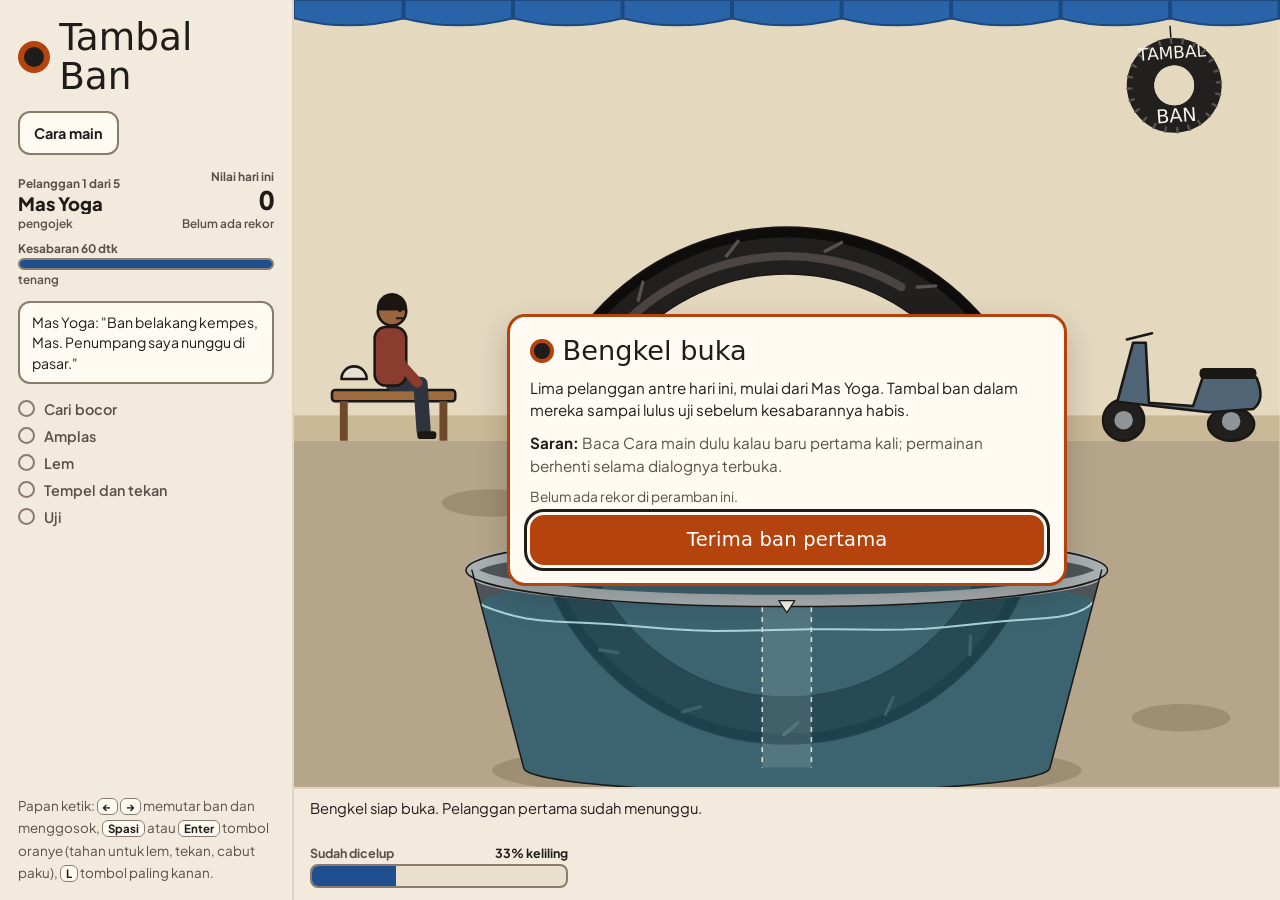
<file: public/games/tambal-ban/index.html>
<!doctype html>
<html lang="id">
<head>
<meta charset="utf-8">
<meta name="viewport" content="width=device-width, initial-scale=1, viewport-fit=cover">
<link rel="icon" href="/assets/logo.svg" type="image/svg+xml">
<title>Tambal Ban</title>
<meta name="description" content="Jaga bengkel tambal ban pinggir jalan: cari bocor di baskom, amplas, lem, tempel, lalu uji sebelum pelanggan kehabisan sabar.">
<link rel="preconnect" href="https://fonts.googleapis.com">
<link rel="preconnect" href="https://fonts.gstatic.com" crossorigin>
<link rel="stylesheet" href="https://fonts.googleapis.com/css2?family=Permanent+Marker&family=Plus+Jakarta+Sans:wght@400;600;700;800&display=swap">
<style>
/* Tata letak kisi: pita info (atas di HP, kolom kiri di layar lebar), panggung kanvas, panel alat.
   Kanvas hanya mengisi sel panggung, jadi gambar tidak pernah tertutup panel. */
:root {
  --kertas: #F2EBDD;
  --lembar: #FFFBF2;
  --tinta: #201C19;
  --tinta-2: #5A5048;
  --oranye: #B4430D;
  --aksen-teks: #FFFFFF;
  --biru: #1F4F8F;
  --garis: #8A7B6D;
  --garis-halus: #E0D5C2;
  --jalur: #E9DFCD;
  --arsir: #DCCFB8;
  --bayang: rgba(32, 28, 25, .22);
  --tirai: rgba(32, 28, 25, .5);
  --karet-ui: #1F1D1C;
  /* Warna dunia: isi bengkel, bukan warna antarmuka. Tema gelap tidak mengganti ini; malam dibuat
     dengan lapisan gelap di kanvas supaya satu bohlam yang menerangi meja kerja terasa sebagai sumber cahaya. */
  --dinding: #E4D8BF;
  --dinding-bawah: #C9B996;
  --lantai: #B5A68B;
  --lantai-gelap: #9E8F74;
  --terpal: #2A64A8;
  --terpal-gelap: #1C4A80;
  --kayu: #9C6B3E;
  --kayu-gelap: #6E4A2A;
  --karet: #22201F;
  --karet-kilap: #57524E;
  --karet-gelap: #0E0D0C;
  --seng: #A9B0B2;
  --seng-gelap: #737B7E;
  --seng-dalam: #4F5659;
  --air: #2C6E83;
  --air-muka: #B9DDE6;
  --kapur: #F7F4EA;
  --kuningan: #C69A43;
  --besi: #8E9497;
  --lem: #C9952F;
  --lem-kering: #8C7646;
  --tepi-tambalan: #E0701E;
  --amplas: #6F6660;
  --kulit-tangan: #A86E45;
  --lengan: #4E5B4A;
  --garis-dunia: #1B1715;
  --font-judul: "Permanent Marker", "Segoe Print", system-ui, sans-serif;
  --font-teks: "Plus Jakarta Sans", system-ui, -apple-system, "Segoe UI", Roboto, sans-serif;
  color-scheme: light;
}
@media (prefers-color-scheme: dark) {
  :root:not([data-theme="light"]) {
    --kertas: #151413;
    --lembar: #221F1C;
    --tinta: #F2EBDF;
    --tinta-2: #C3B8AA;
    --oranye: #F28C4E;
    --aksen-teks: #2A1206;
    --biru: #86AEE6;
    --garis: #8F857A;
    --garis-halus: #34302B;
    --jalur: #2D2A26;
    --arsir: #3A3631;
    --bayang: rgba(0, 0, 0, .5);
    --tirai: rgba(0, 0, 0, .62);
    color-scheme: dark;
  }
}
:root[data-theme="dark"] {
  --kertas: #151413;
  --lembar: #221F1C;
  --tinta: #F2EBDF;
  --tinta-2: #C3B8AA;
  --oranye: #F28C4E;
  --aksen-teks: #2A1206;
  --biru: #86AEE6;
  --garis: #8F857A;
  --garis-halus: #34302B;
  --jalur: #2D2A26;
  --arsir: #3A3631;
  --bayang: rgba(0, 0, 0, .5);
  --tirai: rgba(0, 0, 0, .62);
  color-scheme: dark;
}

* { box-sizing: border-box; }
html, body { height: 100%; }
body {
  margin: 0;
  overflow: hidden;
  background: var(--kertas);
  color: var(--tinta);
  font-family: var(--font-teks);
  font-size: 15px;
  touch-action: manipulation;
  -webkit-tap-highlight-color: transparent;
}
h1, h2, h3, p, ol, ul { margin: 0; }
button { font: inherit; color: inherit; }
[hidden] { display: none !important; }
.sr { position: absolute; width: 1px; height: 1px; overflow: hidden; clip-path: inset(50%); white-space: nowrap; }

.app {
  position: relative;
  height: 100%;
  overflow: hidden;
  display: grid;
  grid-template-columns: minmax(0, 1fr);
  grid-template-rows: auto minmax(0, 1fr) auto;
  grid-template-areas: "kepala" "panggung" "kendali";
}

/* Tambalan bundar bertepi oranye: tanda identitas di judul, langkah aktif, lembar hasil, dan dialog. */
.tanda-tambal {
  display: inline-block;
  flex: none;
  width: .86em;
  height: .86em;
  border-radius: 50%;
  background: var(--karet-ui);
  border: .17em solid var(--oranye);
}

/* Pita info (HP potret) */
.kepala {
  grid-area: kepala;
  display: grid;
  grid-template-columns: minmax(0, 1fr) auto;
  grid-template-areas: "judul cara" "info info";
  align-items: center;
  gap: 4px 12px;
  padding: max(6px, env(safe-area-inset-top, 0px)) max(14px, env(safe-area-inset-right, 0px)) 7px max(14px, env(safe-area-inset-left, 0px));
  background: var(--kertas);
  border-bottom: 2px solid var(--garis-halus);
  min-width: 0;
}
.kepala h1 {
  grid-area: judul;
  display: flex;
  align-items: center;
  gap: 9px;
  min-width: 0;
  font-family: var(--font-judul);
  font-weight: 400;
  font-size: clamp(1.45rem, 1.1rem + 1.3vw, 2.2rem);
  line-height: 1.05;
}
.tombol-kecil {
  grid-area: cara;
  justify-self: end;
  min-height: 44px;
  padding: 0 14px;
  border-radius: 12px;
  border: 2px solid var(--garis);
  background: var(--lembar);
  font-weight: 700;
  font-size: .9rem;
  cursor: pointer;
}
.info {
  grid-area: info;
  display: grid;
  grid-template-columns: minmax(0, 1fr) minmax(0, 1.15fr) auto;
  gap: 12px;
  align-items: end;
  min-width: 0;
}
.sel { display: grid; gap: 2px; min-width: 0; }
.label, .sub {
  font-size: .74rem;
  font-weight: 700;
  color: var(--tinta-2);
  white-space: nowrap;
  overflow: hidden;
  text-overflow: ellipsis;
}
.sub { font-weight: 600; }
.nama-pel { font-weight: 800; font-size: 1rem; line-height: 1.15; white-space: nowrap; overflow: hidden; text-overflow: ellipsis; }
.angka { font-weight: 800; font-size: 1.3rem; line-height: 1.1; font-variant-numeric: tabular-nums; white-space: nowrap; }
.sel.nilai { text-align: right; }
.bilah {
  position: relative;
  height: 12px;
  border-radius: 6px;
  border: 2px solid var(--garis);
  background: var(--jalur);
  overflow: hidden;
}
.bilah .isi { position: absolute; top: 0; bottom: 0; left: 0; width: 0; background: var(--biru); }
.ucapan, .langkah, .papan { display: none; }
kbd {
  font-family: var(--font-teks);
  font-weight: 700;
  font-size: .85em;
  padding: 0 5px;
  border-radius: 6px;
  border: 1.5px solid var(--garis);
  background: var(--lembar);
  color: var(--tinta);
  white-space: nowrap;
}

/* Panggung */
.panggung {
  grid-area: panggung;
  position: relative;
  overflow: hidden;
  min-height: 0;
  user-select: none;
  -webkit-user-select: none;
  -webkit-touch-callout: none;
  touch-action: none;
}
#kanvas { position: absolute; inset: 0; width: 100%; height: 100%; display: block; }
.layar-galat {
  position: absolute;
  inset: 0;
  display: grid;
  place-content: center;
  gap: 10px;
  padding: 20px;
  text-align: center;
  background: var(--kertas);
}
.layar-galat h2 { font-family: var(--font-judul); font-weight: 400; font-size: 1.4rem; }
.layar-galat p { max-width: 40ch; color: var(--tinta-2); line-height: 1.5; }

/* Panel alat: petunjuk langkah, satu meteran, tiga tombol, dan tombol lanjut */
.kendali {
  grid-area: kendali;
  display: grid;
  grid-template-columns: minmax(0, 1fr) minmax(0, 1.45fr) minmax(0, 1fr);
  grid-template-areas: "petunjuk petunjuk petunjuk" "meter meter meter" "kiri utama kanan" "lanjut lanjut lanjut";
  gap: 7px 8px;
  padding: 8px max(12px, env(safe-area-inset-right, 0px)) max(10px, env(safe-area-inset-bottom, 0px)) max(12px, env(safe-area-inset-left, 0px));
  background: var(--kertas);
  border-top: 2px solid var(--garis-halus);
}
.petunjuk {
  grid-area: petunjuk;
  min-height: 2.7em;
  font-size: .86rem;
  line-height: 1.35;
  text-wrap: pretty;
}
.petunjuk b {
  display: inline-flex;
  align-items: center;
  gap: 5px;
  margin-right: 6px;
  font-weight: 800;
}
.meter { grid-area: meter; display: grid; gap: 3px; min-width: 0; }
.baris-meter {
  display: flex;
  justify-content: space-between;
  align-items: baseline;
  gap: 10px;
  min-width: 0;
  font-size: .78rem;
  font-weight: 700;
  color: var(--tinta-2);
}
.baris-meter > span { min-width: 0; overflow: hidden; text-overflow: ellipsis; white-space: nowrap; }
.baris-meter .nilai { flex: none; color: var(--tinta); }
.bilah.ukur { height: 24px; border-radius: 8px; overflow: visible; }
.bilah.ukur .isi { border-radius: 6px 0 0 6px; }
.zona {
  position: absolute;
  top: 0;
  bottom: 0;
  display: grid;
  place-items: center;
  overflow: hidden;
  font-size: .7rem;
  font-weight: 700;
  color: var(--tinta-2);
  white-space: nowrap;
}
/* Arsiran menandai bagian bilah yang bukan tempat berhenti */
.zona.arsir { background: repeating-linear-gradient(135deg, transparent 0 6px, var(--arsir) 6px 9px); }
.zona.pas { border-left: 2px solid var(--tinta); border-right: 2px solid var(--tinta); color: var(--tinta); font-weight: 800; }
.zona.pas.aktif { background: var(--oranye); color: var(--aksen-teks); }
.jarum {
  position: absolute;
  top: -4px;
  bottom: -4px;
  left: 0;
  width: 4px;
  margin-left: -2px;
  border-radius: 2px;
  background: var(--tinta);
  box-shadow: 0 0 0 2px var(--lembar);
}

.alat {
  min-height: 54px;
  min-width: 0;
  padding: 4px 8px;
  border-radius: 14px;
  border: 2px solid var(--garis);
  background: var(--lembar);
  display: grid;
  place-content: center;
  justify-items: center;
  gap: 1px;
  cursor: pointer;
  touch-action: none;
  user-select: none;
  -webkit-user-select: none;
  font-weight: 800;
  font-size: .95rem;
  line-height: 1.15;
  text-align: center;
}
#tombol-kiri { grid-area: kiri; }
#tombol-utama { grid-area: utama; }
#tombol-kanan { grid-area: kanan; }
#tombol-lanjut { grid-area: lanjut; min-height: 46px; }
.alat .kunci { font-size: .72rem; font-weight: 600; color: var(--tinta-2); white-space: nowrap; }
.alat.utama {
  border-color: var(--oranye);
  background: var(--oranye);
  color: var(--aksen-teks);
  font-family: var(--font-judul);
  font-weight: 400;
  font-size: 1.12rem;
  letter-spacing: .01em;
}
.alat.utama .kunci { font-family: var(--font-teks); color: var(--aksen-teks); }
.alat.utama kbd { background: transparent; border-color: currentColor; color: inherit; }
.alat.ditekan { transform: translateY(2px); }
.alat[aria-disabled="true"] { border-style: dashed; color: var(--tinta-2); cursor: default; }
.alat.kosong { visibility: hidden; }
@media (pointer: coarse) {
  .alat .kunci, .petunjuk .kunci-tk { display: none; }
}
.tombol:focus-visible, .tombol-kecil:focus-visible, .alat:focus-visible {
  outline: 3px solid var(--tinta);
  outline-offset: 3px;
}

/* Lembar hasil: bertepi oranye seperti tepi tambalan; bayangan menandai ia mengapung di atas bengkel. */
.hasil {
  grid-column: 1;
  grid-row: 2 / 4;
  align-self: end;
  z-index: 4;
  margin: 0 max(10px, env(safe-area-inset-right, 0px)) max(10px, env(safe-area-inset-bottom, 0px)) max(10px, env(safe-area-inset-left, 0px));
  max-height: calc(100% - 16px);
  overflow: auto;
  display: grid;
  gap: 8px;
  padding: 14px 16px;
  border-radius: 18px;
  border: 3px solid var(--oranye);
  background: var(--lembar);
  box-shadow: 0 12px 30px var(--bayang);
}
.hasil h2 {
  display: flex;
  align-items: center;
  gap: 9px;
  font-family: var(--font-judul);
  font-weight: 400;
  font-size: 1.4rem;
  line-height: 1.15;
}
.hasil h2:focus { outline: none; }
.sebab, .saran { line-height: 1.42; font-size: .9rem; }
.saran { color: var(--tinta-2); }
.saran b { color: var(--tinta); }
.baris-angka { display: flex; flex-wrap: wrap; gap: 4px 20px; }
.angka-hasil { display: grid; gap: 1px; }
.angka-hasil span { font-size: .74rem; font-weight: 700; color: var(--tinta-2); }
.angka-hasil strong { font-weight: 800; font-size: 1.3rem; line-height: 1.1; font-variant-numeric: tabular-nums; }
.daftar { list-style: none; padding: 0; display: grid; gap: 4px; font-size: .86rem; line-height: 1.35; }
.daftar li { display: grid; grid-template-columns: minmax(0, 1fr) auto; gap: 10px; padding: 5px 0; border-bottom: 1.5px solid var(--garis-halus); }
.daftar li span:first-child { min-width: 0; }
.daftar li b { font-weight: 800; }
.daftar li .ket { color: var(--tinta-2); }
.daftar li strong { font-variant-numeric: tabular-nums; }
.rekor { font-size: .86rem; color: var(--tinta-2); }
.rekor.baru { color: var(--oranye); font-weight: 700; }
.tombol {
  min-height: 50px;
  padding: 0 18px;
  border-radius: 14px;
  border: 2px solid var(--garis);
  background: transparent;
  font-weight: 700;
  cursor: pointer;
}
.tombol.utama {
  border-color: var(--oranye);
  background: var(--oranye);
  color: var(--aksen-teks);
  font-family: var(--font-judul);
  font-weight: 400;
  font-size: 1.22rem;
  letter-spacing: .01em;
}
.tombol:active, .tombol-kecil:active { transform: translateY(1px); }

/* Dialog cara main */
dialog {
  width: min(680px, calc(100vw - 24px));
  max-height: calc(100dvh - 24px);
  overflow: auto;
  border: 3px solid var(--oranye);
  border-radius: 20px;
  padding: 16px 18px 14px;
  background: var(--lembar);
  color: var(--tinta);
  box-shadow: 0 16px 40px var(--bayang);
}
dialog::backdrop { background: var(--tirai); }
.isi-dialog { display: grid; gap: 9px; line-height: 1.45; font-size: .92rem; }
.isi-dialog h2 { display: flex; align-items: center; gap: 10px; font-family: var(--font-judul); font-weight: 400; font-size: 1.6rem; line-height: 1.1; }
.isi-dialog h2:focus { outline: none; }
.isi-dialog h3 { font-size: 1rem; font-weight: 800; }
.isi-dialog ol { padding-left: 1.3em; display: grid; gap: 4px; }
.isi-dialog .kecil { font-size: .85rem; color: var(--tinta-2); }
.isi-dialog form { display: flex; justify-content: flex-end; }

/* Mode kartu: hanya panggung, untuk gambar kartu 480x480 */
.app.mode-kartu { grid-template-columns: minmax(0, 1fr); grid-template-rows: minmax(0, 1fr); grid-template-areas: "panggung"; }
.mode-kartu .kepala, .mode-kartu .kendali, .mode-kartu .hasil { display: none !important; }

/* Layar lebar: pita info menjadi kolom kiri; panel alat di bawah panggung. */
@media (orientation: landscape) and (min-width: 540px) {
  .app {
    --lebar-sisi: clamp(200px, 23vw, 310px);
    grid-template-columns: var(--lebar-sisi) minmax(0, 1fr);
    grid-template-rows: minmax(0, 1fr) auto;
    grid-template-areas: "kepala panggung" "kepala kendali";
  }
  .kepala {
    grid-template-columns: minmax(0, 1fr);
    grid-template-areas: "judul" "cara" "info" "ucapan" "langkah" "papan";
    grid-template-rows: auto auto auto auto auto 1fr;
    align-items: start;
    align-content: start;
    gap: 14px;
    padding: max(18px, env(safe-area-inset-top, 0px)) 18px max(16px, env(safe-area-inset-bottom, 0px)) max(18px, env(safe-area-inset-left, 0px));
    border-bottom: 0;
    border-right: 2px solid var(--garis-halus);
    overflow: auto;
  }
  .kepala h1 { font-size: clamp(1.9rem, 1.3rem + 1.3vw, 2.4rem); }
  .tombol-kecil { justify-self: start; }
  .info { grid-template-columns: minmax(0, 1fr) auto; grid-template-areas: "pel nilai" "sabar sabar"; gap: 10px 14px; }
  .sel.pelanggan { grid-area: pel; }
  .sel.sabar { grid-area: sabar; }
  .sel.nilai { grid-area: nilai; }
  .nama-pel { font-size: 1.15rem; }
  .angka { font-size: 1.6rem; }
  .ucapan {
    grid-area: ucapan;
    display: block;
    padding: 9px 12px;
    border-radius: 12px;
    border: 2px solid var(--garis);
    background: var(--lembar);
    font-size: .88rem;
    line-height: 1.45;
  }
  .langkah {
    grid-area: langkah;
    display: grid;
    gap: 5px;
    list-style: none;
    padding: 0;
    font-size: .9rem;
    font-weight: 600;
    color: var(--tinta-2);
  }
  .langkah li { display: flex; align-items: center; gap: 9px; min-height: 22px; }
  .langkah li::before {
    content: "";
    flex: none;
    width: 13px;
    height: 13px;
    border-radius: 50%;
    border: 2px solid var(--garis);
  }
  .langkah li.lewat::before { background: var(--biru); border-color: var(--biru); }
  .langkah li[aria-current="step"] { color: var(--tinta); font-weight: 800; }
  .langkah li[aria-current="step"]::before { width: 15px; height: 15px; background: var(--karet-ui); border: 3px solid var(--oranye); }
  .papan { grid-area: papan; display: block; align-self: end; font-size: .84rem; line-height: 1.65; color: var(--tinta-2); }
  .petunjuk b { display: none; }
  .kendali {
    grid-template-columns: minmax(0, 1fr) minmax(0, 1.4fr) minmax(0, 1fr) minmax(0, 1.3fr);
    grid-template-areas: "petunjuk petunjuk petunjuk petunjuk" "meter meter meter meter" "kiri utama kanan lanjut";
    gap: 8px 12px;
    padding: 10px 16px max(12px, env(safe-area-inset-bottom, 0px));
  }
  .petunjuk { min-height: 0; font-size: .92rem; }
  #tombol-lanjut { min-height: 54px; }
  .hasil {
    grid-column: 2;
    grid-row: 1 / 3;
    align-self: center;
    justify-self: center;
    width: min(560px, calc(100% - 32px));
    margin: 0;
    max-height: calc(100% - 24px);
    gap: 10px;
    padding: 18px 20px;
  }
  .hasil h2 { font-size: 1.7rem; }
  .sebab, .saran { font-size: .95rem; line-height: 1.5; }
  .angka-hasil strong { font-size: 1.55rem; }
}
@media (orientation: landscape) and (min-width: 1100px) {
  .kendali {
    grid-template-columns: minmax(0, 1fr) 104px minmax(180px, 230px) 104px minmax(170px, 210px);
    grid-template-areas: "petunjuk petunjuk petunjuk petunjuk petunjuk" "meter kiri utama kanan lanjut";
    align-items: end;
  }
  .alat { min-height: 60px; }
  #tombol-lanjut { min-height: 60px; }
}
/* HP mendatar: tinggi layar sempit, jadi panel dirapatkan. */
@media (orientation: landscape) and (min-width: 540px) and (max-height: 520px) {
  .kepala { gap: 8px; padding-top: 10px; padding-bottom: 10px; }
  .kepala h1 { font-size: 1.5rem; }
  .ucapan, .papan { display: none; }
  .langkah { gap: 1px; font-size: .82rem; }
  .kendali { gap: 5px 10px; padding-top: 6px; }
  .alat, #tombol-lanjut { min-height: 46px; }
  .petunjuk { font-size: .84rem; }
}
/* Kolom kiri yang sempit: info pelanggan, kesabaran, dan nilai bertumpuk supaya nama tidak terpotong. */
@media (orientation: landscape) and (min-width: 540px) and (max-width: 999px) {
  .info { grid-template-columns: minmax(0, 1fr); grid-template-areas: "pel" "sabar" "nilai"; gap: 8px; }
  .sel.nilai { grid-template-columns: minmax(0, 1fr) auto; align-items: baseline; column-gap: 8px; text-align: left; }
  .sel.nilai .sub { grid-column: 1 / -1; }
  .angka { font-size: 1.3rem; }
}
/* HP mendatar yang pendek: daftar langkah diganti label langkah di panel alat. */
@media (orientation: landscape) and (min-width: 540px) and (max-height: 420px) {
  .app { --lebar-sisi: clamp(180px, 23vw, 310px); }
  .kepala { gap: 6px; padding-top: 8px; padding-bottom: 8px; }
  .kepala h1 { font-size: 1.3rem; }
  .langkah { display: none; }
  .info { gap: 6px 10px; }
  .petunjuk b { display: inline-flex; }
  .alat, #tombol-lanjut { min-height: 44px; }
}
/* HP potret yang pendek */
@media (max-height: 620px) and (orientation: portrait) {
  .alat { min-height: 46px; }
  #tombol-lanjut { min-height: 44px; }
  .kendali { gap: 5px 8px; }
  .angka { font-size: 1.1rem; }
}
@media (prefers-reduced-motion: reduce) {
  .tombol:active, .tombol-kecil:active, .alat.ditekan { transform: none; }
}
</style>
</head>
<body>
<div class="app" id="app">
  <header class="kepala" id="kepala">
    <h1><span class="tanda-tambal" aria-hidden="true"></span>Tambal Ban</h1>
    <button class="tombol-kecil" id="tombol-cara" type="button" aria-haspopup="dialog">Cara main</button>
    <div class="info">
      <div class="sel pelanggan">
        <span class="label" id="label-pelanggan">Pelanggan 1 dari 5</span>
        <strong class="nama-pel" id="nama-pelanggan">Mas Yoga</strong>
        <span class="sub" id="peran-pelanggan">pengojek</span>
      </div>
      <div class="sel sabar">
        <span class="label">Kesabaran <span id="sabar-detik"></span></span>
        <div class="bilah" aria-hidden="true"><span class="isi" id="isi-sabar"></span></div>
        <span class="sub" id="sabar-kata">tenang</span>
      </div>
      <div class="sel nilai">
        <span class="label">Nilai hari ini</span>
        <span class="angka" id="angka-nilai">0</span>
        <span class="sub" id="hud-rekor">Belum ada rekor</span>
      </div>
    </div>
    <p class="ucapan" id="ucapan"></p>
    <ol class="langkah" id="langkah" aria-label="Urutan menambal">
      <li data-langkah="cari">Cari bocor</li>
      <li data-langkah="amplas">Amplas</li>
      <li data-langkah="lem">Lem</li>
      <li data-langkah="tekan">Tempel dan tekan</li>
      <li data-langkah="uji">Uji</li>
    </ol>
    <p class="papan">Papan ketik: <kbd>←</kbd> <kbd>→</kbd> memutar ban dan menggosok, <kbd>Spasi</kbd> atau <kbd>Enter</kbd> tombol oranye (tahan untuk lem, tekan, cabut paku), <kbd>L</kbd> tombol paling kanan.</p>
  </header>

  <main class="panggung" id="panggung" aria-label="Bengkel tambal ban. Ban dalam dicelup ke baskom air; lubang bocor mengeluarkan gelembung." aria-describedby="pengumum">
    <canvas id="kanvas" aria-hidden="true"></canvas>
  </main>

  <section class="kendali" id="kendali" aria-label="Alat kerja">
    <p class="petunjuk" id="petunjuk"><b id="langkah-label"><span class="tanda-tambal" aria-hidden="true"></span><span id="langkah-teks">1/5 Cari bocor</span></b><span id="teks-petunjuk">Putar ban. Saat gelembung naik di pita kapur, tekan Tandai kapur.</span></p>
    <div class="meter" id="meter">
      <div class="baris-meter"><span id="meter-label">Sudah dicelup</span><span class="nilai" id="meter-nilai">0% keliling</span></div>
      <div class="bilah ukur" id="bilah-ukur" aria-hidden="true">
        <span class="zona" id="zona-0"></span><span class="zona" id="zona-1"></span><span class="zona" id="zona-2"></span><span class="zona" id="zona-3"></span>
        <span class="isi" id="isi-ukur"></span>
        <span class="jarum" id="jarum-ukur"></span>
      </div>
    </div>
    <button class="alat" id="tombol-kiri" type="button" aria-keyshortcuts="ArrowLeft A"><span class="nama">Putar kiri</span><span class="kunci"><kbd>←</kbd> tahan</span></button>
    <button class="alat utama" id="tombol-utama" type="button" aria-keyshortcuts="Space Enter"><span class="nama">Tandai kapur</span><span class="kunci"><kbd>Spasi</kbd></span></button>
    <button class="alat" id="tombol-kanan" type="button" aria-keyshortcuts="ArrowRight D"><span class="nama">Putar kanan</span><span class="kunci"><kbd>→</kbd> tahan</span></button>
    <button class="alat" id="tombol-lanjut" type="button" aria-keyshortcuts="L"><span class="nama">Tambal tanda</span><span class="kunci"><kbd>L</kbd></span></button>
  </section>

  <section class="hasil" id="hasil" aria-labelledby="judul-hasil" hidden>
    <h2 id="judul-hasil" tabindex="-1"><span class="tanda-tambal" aria-hidden="true"></span><span id="teks-judul-hasil">Bengkel buka</span></h2>
    <p class="sebab" id="sebab"></p>
    <ul class="daftar" id="daftar-hasil" hidden></ul>
    <p class="saran" id="baris-saran"><b>Saran:</b> <span id="saran"></span></p>
    <div class="baris-angka" id="angka-hasil"></div>
    <p class="rekor" id="rekor-hasil"></p>
    <button class="tombol utama" id="tombol-hasil" type="button">Terima ban pertama</button>
  </section>

  <p class="sr" id="pengumum" aria-live="polite"></p>
</div>

<dialog id="dialog-cara" aria-labelledby="judul-cara">
  <div class="isi-dialog">
    <h2 id="judul-cara" tabindex="-1"><span class="tanda-tambal" aria-hidden="true"></span>Cara main</h2>
    <ol>
      <li><b>Cari bocor.</b> Ban dalam yang sudah dipompa dicelup ke baskom. Putar ban supaya bagian lain masuk air. Lubang mengeluarkan gelembung: lubang besar ramai, lubang kecil jarang dan halus. Saat gelembung naik tepat di pita kapur di tengah baskom, tekan <b>Tandai kapur</b>. Tanda yang meleset tidak menambal apa-apa; hapus dengan memutarnya kembali ke pita lalu tekan <b>Hapus tanda</b>.</li>
      <li><b>Amplas.</b> Gosok bolak-balik sampai karet kusam dan jarum masuk pita Cukup. Menggosok ke arah yang sama dua kali tidak menambah apa-apa.</li>
      <li><b>Lem.</b> Tahan untuk mengoles sampai jarum masuk pita Pas. Lem tipis tidak lengket, lem tebal lama keringnya.</li>
      <li><b>Tempel dan tekan.</b> Tunggu lem setengah kering (jarum masuk pita Siap dan lem tidak mengilap lagi), tempel tambalan, lalu tahan tekan sampai bilah penuh.</li>
      <li><b>Uji.</b> Celup lagi dan putar sampai satu keliling penuh. Masih ada gelembung berarti ada bocor lain atau tambalan gagal: tandai dan tambal lagi. Kalau bersih, serahkan ban.</li>
    </ol>
    <h3>Paku</h3>
    <p>Kalau ada paku menancap, putar paku ke pita kapur lalu tahan <b>Cabut paku</b>. Selama paku masih di sana, lubangnya tersumbat dan tidak bergelembung, tapi ban akan kempes lagi begitu dipakai.</p>
    <h3>Pelanggan dan nilai</h3>
    <p>Lima pelanggan sehari, makin lama makin sulit. Kesabaran tiap pelanggan berkurang setiap detik; kalau habis, ia pergi. Nilai tiap pelanggan paling tinggi 100: tujuh puluh persen dari mutu tambalan, tiga puluh persen dari sisa kesabaran. Ban yang diserahkan masih bocor tidak mendapat nilai.</p>
    <p class="kecil">Papan ketik: <kbd>←</kbd> <kbd>→</kbd> (atau <kbd>A</kbd> <kbd>D</kbd>) memutar ban dan menggosok amplas. <kbd>Spasi</kbd> atau <kbd>Enter</kbd> untuk tombol oranye; tahan untuk mengoles lem, menekan tambalan, dan mencabut paku. <kbd>L</kbd> untuk tombol paling kanan (Tambal, Serahkan, Tambah lem, Lewati). <kbd>Tab</kbd> berpindah antar tombol, <kbd>Escape</kbd> menutup dialog ini.</p>
    <p class="kecil">Tetikus dan sentuh: seret ban untuk memutar, seret bolak-balik di atas karet untuk mengamplas, tahan di atas karet untuk mengoles lem dan menekan tambalan.</p>
    <p class="kecil">Rekor nilai harian hanya disimpan di peramban ini. Permainan berhenti selama dialog ini terbuka.</p>
    <form method="dialog"><button class="tombol" type="submit" id="tombol-tutup">Kembali ke bengkel</button></form>
  </div>
</dialog>

<script>
(() => {
'use strict';
const $ = s => document.querySelector(s);
const el = {
  app: $('#app'), kepala: $('#kepala'), panggung: $('#panggung'), kanvas: $('#kanvas'),
  labelPel: $('#label-pelanggan'), namaPel: $('#nama-pelanggan'), peranPel: $('#peran-pelanggan'),
  sabarDetik: $('#sabar-detik'), isiSabar: $('#isi-sabar'), sabarKata: $('#sabar-kata'),
  nilai: $('#angka-nilai'), hudRekor: $('#hud-rekor'), ucapan: $('#ucapan'), langkah: $('#langkah'),
  langkahTeks: $('#langkah-teks'), petunjuk: $('#teks-petunjuk'),
  meterLabel: $('#meter-label'), meterNilai: $('#meter-nilai'), isiUkur: $('#isi-ukur'), jarumUkur: $('#jarum-ukur'),
  zona: [0, 1, 2, 3].map(i => $('#zona-' + i)),
  kendali: $('#kendali'), kiri: $('#tombol-kiri'), utama: $('#tombol-utama'), kanan: $('#tombol-kanan'), lanjut: $('#tombol-lanjut'),
  hasil: $('#hasil'), judulHasil: $('#judul-hasil'), teksJudulHasil: $('#teks-judul-hasil'), sebab: $('#sebab'),
  daftarHasil: $('#daftar-hasil'), barisSaran: $('#baris-saran'), saran: $('#saran'), angkaHasil: $('#angka-hasil'),
  rekorHasil: $('#rekor-hasil'), tombolHasil: $('#tombol-hasil'),
  tombolCara: $('#tombol-cara'), dialog: $('#dialog-cara'), judulCara: $('#judul-cara'), pengumum: $('#pengumum')
};

const ctx = el.kanvas.getContext && el.kanvas.getContext('2d');
if (!ctx) {
  const g = document.createElement('div');
  g.className = 'layar-galat';
  g.setAttribute('role', 'alert');
  g.innerHTML = '<h2>Peramban ini belum bisa menggambar bengkel</h2><p>Game ini butuh Canvas 2D. Coba buka di Chrome, Firefox, Safari, atau Edge versi terbaru.</p>';
  el.panggung.appendChild(g);
  return;
}

const RAD = Math.PI / 180, TAU = Math.PI * 2;
const clamp = (v, a, b) => Math.max(a, Math.min(b, v));
const lerp = (a, b, t) => a + (b - a) * t;
const modDeg = a => ((a % 360) + 360) % 360;
// Jarak sudut 0..180 dan jarak bertanda -180..180
const selisih = (a, b) => { const d = modDeg(a - b); return d > 180 ? 360 - d : d; };
const selisihBertanda = (a, b) => { const d = modDeg(a - b); return d > 180 ? d - 360 : d; };

// Satuan: derajat untuk keliling ban, detik untuk waktu. Sudut layar 0 = kanan, 90 = bawah (sumbu y ke bawah).
const KONFIG = {
  sudutPenanda: 90,       // pita kapur di dasar cincin
  tolTanda: 6,            // tanda kena lubang bila selisihnya paling banyak segini
  tolPaku: 9,
  airSin: 0.5,            // permukaan air di 0,5 R di bawah pusat cincin: busur 30..150 derajat tercelup
  putarLambat: 32, putarCepat: 115, rampPutar: 0.55, langkahKetuk: 1.5,
  amplasPerGosok: 12, amplasPerRc: 12, gosokMaksRc: 1.25,
  amplasLicin: 60, amplasCukup: 100, amplasTipis: 150, amplasMaks: 180,
  lemLaju: 42,            // persen tebal per detik selama ditahan
  lemGagal: 30, lemPasMin: 45, lemPasMaks: 75,
  jendelaSiap: 6,         // detik lem setengah kering sebelum terlalu kering
  tekanPerlu: 2, tekanLuruh: 1.4,
  cabutPerlu: 0.7,
  kelilingCm: 170,        // keliling ban dalam motor ring 17 kira-kira
  jedaTempel: 0.35,       // tombol tempel diabaikan sebentar setelah lem dilepas, supaya tekan ganda tidak menempel
  bobotMutu: 0.7, bobotSabar: 0.3,
  potongSia: 8
};
// Lama lem sampai setengah kering. Di atas pita Pas waktunya melonjak: lem tebal butuh jauh lebih lama.
function lamaSetengah(tebal) { return 1.5 + tebal / 100 * 2.4 + Math.max(0, tebal - KONFIG.lemPasMaks) / 25 * 4.5; }

const UKURAN = {
  besar: { nama: 'besar', laju: 7, r: [0.034, 0.054], celah: 9 },
  sedang: { nama: 'sedang', laju: 3.2, r: [0.022, 0.034], celah: 6 },
  kecil: { nama: 'kecil', laju: 1.15, r: [0.013, 0.02], celah: 3.5 }
};

// Pelanggan rekaan; warna rupa adalah warna dunia, digelapkan lapisan malam pada tema gelap.
const PELANGGAN = [
  { id: 'yoga', nama: 'Mas Yoga', peran: 'pengojek', sabar: 60, lubang: ['besar'], paku: 0,
    ucap: 'Ban belakang kempes, Mas. Penumpang saya nunggu di pasar.',
    rupa: { baju: '#8A3C2F', celana: '#2E343D', kulit: '#9A6440', kepala: 'helm', aksen: '#E6E0D2', motor: '#4F6475', bawaan: null } },
  { id: 'ratih', nama: 'Bu Ratih', peran: 'penjual sayur keliling', sabar: 65, lubang: ['kecil'], paku: 0,
    ucap: 'Pagi masih keras, siang kok kempes pelan-pelan.',
    rupa: { baju: '#6E7A3B', celana: '#5A4535', kulit: '#B07A50', kepala: 'kerudung', aksen: '#B25B45', motor: '#7A3030', bawaan: 'keranjang' } },
  { id: 'harun', nama: 'Pak Harun', peran: 'kurir paket', sabar: 90, lubang: ['sedang', 'kecil'], paku: 0,
    ucap: 'Tadi lewat jalan proyek, banyak beling.',
    rupa: { baju: '#7A5A3A', celana: '#3A3A36', kulit: '#8C5A38', kepala: 'topi', aksen: '#2F4F5F', motor: '#3E4A3A', bawaan: 'kardus' } },
  { id: 'sari', nama: 'Mbak Sari', peran: 'mahasiswi', sabar: 90, lubang: ['kecil'], paku: 1,
    ucap: 'Ada paku nancap, Mas. Saya nggak berani cabut sendiri.',
    rupa: { baju: '#3F6A78', celana: '#2B2F3A', kulit: '#B98458', kepala: 'kuncir', aksen: '#C9A24A', motor: '#C9C2B4', bawaan: 'tas' } },
  { id: 'udin', nama: 'Bang Udin', peran: 'penjual roti keliling', sabar: 115, lubang: ['sedang', 'kecil', 'kecil'], paku: 0,
    ucap: 'Minggu ini sudah dua kali kempes. Rotinya keburu dingin.',
    rupa: { baju: '#B0742E', celana: '#3B3530', kulit: '#8E5B3A', kepala: 'handuk', aksen: '#ECE6D8', motor: '#5B5149', bawaan: 'kotak' } }
];
const LANGKAH = { cari: [1, 'Cari bocor'], amplas: [2, 'Amplas'], lem: [3, 'Lem'], tekan: [4, 'Tempel dan tekan'], uji: [5, 'Uji'] };

function buatAcak(benih) {
  let a = benih >>> 0;
  return () => {
    a = (a + 0x6D2B79F5) >>> 0;
    let t = a;
    t = Math.imul(t ^ (t >>> 15), t | 1);
    t ^= t + Math.imul(t ^ (t >>> 7), t | 61);
    return ((t ^ (t >>> 14)) >>> 0) / 4294967296;
  };
}
const fmt1 = new Intl.NumberFormat('id-ID', { minimumFractionDigits: 1, maximumFractionDigits: 1 });
const satu = v => fmt1.format(Math.round(v * 10) / 10);
const bulat = v => String(Math.round(v));
const cmDari = derajat => Math.max(1, Math.round(derajat / 360 * KONFIG.kelilingCm));

// ---------- Rekor ----------
const KUNCI_REKOR = 'tambal-ban:rekor';
let simpanGagal = false;
function bacaRekor() {
  try {
    const v = JSON.parse(localStorage.getItem(KUNCI_REKOR));
    if (v && Number.isFinite(v.nilai) && v.nilai >= 0) return { nilai: v.nilai, lulus: Number.isFinite(v.lulus) ? v.lulus : 0 };
  } catch (e) { simpanGagal = true; /* penyimpanan diblokir: main tetap jalan tanpa rekor */ }
  return null;
}
function simpanRekor(v) {
  try { localStorage.setItem(KUNCI_REKOR, JSON.stringify(v)); return true; } catch (e) { simpanGagal = true; return false; }
}
let rekor = bacaRekor();

const reduksi = matchMedia('(prefers-reduced-motion: reduce)');
let gerakHias = !reduksi.matches;
reduksi.addEventListener('change', () => { gerakHias = !reduksi.matches; letupan = []; });

// ---------- Keadaan ----------
let status = 'siap';   // siap | main | hasil | selesai
let fase = 'celup';    // celup | amplas | lem | tekan
let sesi = null, pel = null;
let jeda = false, beku = false, modeKartu = false;
let jam = 0;           // jam permainan (berhenti saat jeda)
let jamHias = 0;       // jam hiasan
let idSeq = 0;
let gelembung = [], letupan = [];
let transisi = 0;
let jenisLembar = 'mulai';
let waktuLembar = 0;
let ucapan = { teks: '', sampai: 0 };
const tahan = { kiri: null, kanan: null, utama: null, lanjut: null, panggung: null };
const lamaTahan = { kiri: 0, kanan: 0 };
const terakhirTurun = { kiri: -1e9, kanan: -1e9, utama: -1e9, lanjut: -1e9 };
const terakhirNaik = { kiri: -1e9, kanan: -1e9, utama: -1e9, lanjut: -1e9 };

function sesiBaru(benih) {
  const b = (benih ?? (Date.now() & 0x7fffffff)) >>> 0;
  sesi = { benih: b, acak: buatAcak(b), ke: 0, total: 0, catatan: [] };
  siapkanPelanggan(0);
}

function siapkanPelanggan(i) {
  const data = PELANGGAN[i];
  const acak = sesi.acak;
  const jumlah = data.lubang.length + data.paku;
  const sudut = [];
  let coba = 0;
  // Lubang berjauhan supaya tiap gelembung bisa dibedakan, dan tidak tepat di pentil.
  while (sudut.length < jumlah && coba++ < 800) {
    const s = Math.round(acak() * 3600) / 10;
    if (selisih(s, 0) >= 14 && sudut.every(d => selisih(d, s) >= 55)) sudut.push(s);
  }
  const lubang = [];
  data.lubang.forEach((u, k) => lubang.push({ id: ++idSeq, sudut: sudut[k], ukuran: u, paku: false, dicabut: false, tutup: null, jeda: acak() * 0.4 }));
  for (let k = 0; k < data.paku; k++) {
    lubang.push({ id: ++idSeq, sudut: sudut[data.lubang.length + k], ukuran: 'sedang', paku: true, dicabut: false, cabut: 0, animCabut: 0, tutup: null, jeda: 0.2 });
  }
  // Putaran awal: tidak ada lubang atau paku yang sudah di dekat pita penanda.
  let putar = 0;
  for (let n = 0; n < 200; n++) {
    putar = Math.round(acak() * 360);
    const diPenanda = modDeg(KONFIG.sudutPenanda - putar);
    if (lubang.every(l => selisih(l.sudut, diPenanda) > 35)) break;
  }
  pel = {
    data, indeks: i, sabarAwal: data.sabar, sabar: data.sabar, lubang, tanda: [], tambalan: [], antrian: [],
    putar, cakupan: new Array(36).fill(false), sudahTambal: false, kerja: null,
    waktu: { cari: 0, uji: 0, amplas: 0, lem: 0, tunggu: 0, tekan: 0, sia: 0, ulang: 0 },
    suasana: 'tenang', keadaanAkhir: null, waktuMain: 0
  };
  fase = 'celup';
  gelembung = []; letupan = [];
  catatCakupan();
}

function mulaiMain() {
  status = 'main';
  pel.waktuMain = 0;
  ucap(pel.data.ucap, 5);
  el.ucapan.textContent = `${pel.data.nama}: "${pel.data.ucap}"`;
  sembunyikanLembar();
  umumkan(`${pel.data.nama}, ${pel.data.peran}, menyerahkan ban dalam. ${pel.data.ucap}`);
  perbaruiHud(true);
  fokusUtama();
}

function ucap(teks, detik) { ucapan = { teks, sampai: jamHias + detik }; }

// ---------- Geometri ban di baskom ----------
function sudutDiPenanda() { return modDeg(KONFIG.sudutPenanda - pel.putar); }
function sudutLayar(a) { return modDeg(a + pel.putar); }
function tercelup(a) { return Math.sin(sudutLayar(a) * RAD) > KONFIG.airSin + 0.03; }
function tambalanById(id) { return pel.tambalan.find(t => t.id === id) || null; }
function lubangById(id) { return pel.lubang.find(l => l.id === id) || null; }
function tertutup(l) { const t = l.tutup != null ? tambalanById(l.tutup) : null; return !!(t && !t.gagal); }
function pakuAktif(l) { return l.paku && !l.dicabut; }
function pakuDiPenanda() {
  const a = sudutDiPenanda();
  return pel.lubang.find(l => pakuAktif(l) && selisih(l.sudut, a) <= KONFIG.tolPaku) || null;
}
function tandaDiPenanda() {
  const a = sudutDiPenanda();
  return pel.tanda.find(t => selisih(t.sudut, a) <= KONFIG.tolTanda) || null;
}
function catatCakupan() {
  for (let b = 0; b < 36; b++) {
    const s = Math.sin(modDeg(b * 10 + 5 + pel.putar) * RAD);
    if (s > KONFIG.airSin + 0.03) pel.cakupan[b] = true;
  }
}
function persenCakupan() { return Math.round(pel.cakupan.filter(Boolean).length / 36 * 100); }

// Sumber gelembung: lubang yang belum tertutup tambalan yang baik dan tidak tersumbat paku.
function sumberBocor() {
  const out = [];
  for (const l of pel.lubang) {
    if (pakuAktif(l) || tertutup(l)) continue;
    const t = l.tutup != null ? tambalanById(l.tutup) : null;
    if (t) out.push({ obj: l, sudut: t.sudut + (selisihBertanda(l.sudut, t.sudut) >= 0 ? 4 : -4), laju: 2.4, r: UKURAN.sedang.r, tambalan: t });
    else out.push({ obj: l, sudut: l.sudut, laju: UKURAN[l.ukuran].laju, r: UKURAN[l.ukuran].r, tambalan: null });
  }
  return out;
}

// ---------- Aksi ----------
function aktivitas() {
  if (fase === 'celup') return pel.sudahTambal ? 'uji' : 'cari';
  const k = pel.kerja;
  if (k && k.tanda.lubangId == null) return 'sia';
  if (k && k.tanda.ulang) return 'ulang';
  if (fase === 'lem') return k.mengoles || !k.adaLem ? 'lem' : 'tunggu';
  return fase;
}

function tandai() {
  if (fase !== 'celup' || status !== 'main') return;
  if (pakuDiPenanda()) return;
  const lama = tandaDiPenanda();
  if (lama) { hapusTanda(lama); return; }
  const a = sudutDiPenanda();
  let lub = null, d = 999;
  for (const l of pel.lubang) {
    const s = selisih(l.sudut, a);
    if (s < d) { d = s; lub = l; }
  }
  const kena = lub && d <= KONFIG.tolTanda && !pakuAktif(lub) ? lub : null;
  const tb = pel.tambalan.find(t => selisih(t.sudut, a) <= KONFIG.tolTanda) || null;
  const t = {
    id: ++idSeq, sudut: a, lubangId: kena ? kena.id : (tb ? tb.lubangId : null),
    selisih: kena ? selisihBertanda(a, kena.sudut) : null, terdekat: lub ? { id: lub.id, d } : null,
    ulang: tb ? tb.id : null, benih: (idSeq * 7919) >>> 0
  };
  pel.tanda.push(t);
  const n = pel.tanda.length;
  pesan(tb ? 'Tanda di atas tambalan: tambalan itu akan dicopot dan diulang.' : `Tanda kapur ke-${n} dibuat.`);
  umumkan(tb ? 'Tanda kapur di atas tambalan lama.' : `Tanda kapur ke-${n} dibuat.`);
}
function hapusTanda(t) {
  pel.tanda = pel.tanda.filter(x => x !== t);
  pesan('Tanda kapur dihapus.');
  umumkan('Tanda kapur dihapus.');
}

function mulaiTambal() {
  if (!pel.tanda.length) { pesan('Belum ada tanda kapur. Tandai dulu bagian yang bergelembung.'); umumkan('Belum ada tanda kapur.'); return; }
  pel.antrian = pel.tanda.slice();
  pel.tanda = [];
  pel.putaranTambal = { total: pel.antrian.length, nomor: 0 };
  kerjaBerikut();
}
function kerjaBerikut() {
  const t = pel.antrian.shift();
  if (t) pel.putaranTambal.nomor++;
  if (!t) {
    // Semua tanda sudah ditambal: celup lagi untuk uji, cakupan dihitung ulang dari nol.
    pel.kerja = null;
    pel.sudahTambal = pel.tambalan.length > 0;
    pel.cakupan.fill(false);
    gantiFase('celup');
    catatCakupan();
    umumkan('Semua tanda sudah ditambal. Ban dicelup lagi untuk diuji.');
    return;
  }
  pel.kerja = {
    tanda: t, amplas: 0, arahTerakhir: 0, pxArah: 0, alat: 0, alatSasaran: 0,
    tebal: 0, umur: 0, adaLem: false, mengoles: false, guardSampai: 0,
    tempel: null, tekan: 0, animTempel: 0
  };
  gantiFase('amplas');
  const pt = pel.putaranTambal;
  umumkan(pt.total > 1 ? `Mengamplas tanda ${pt.nomor} dari ${pt.total}.` : 'Mengamplas bagian yang ditandai.');
}

function gantiFase(f) {
  fase = f;
  pesanSementara.sampai = 0;
  // Peralihan baskom ke meja kerja diberi pudar singkat supaya pergantian sudut pandang tidak mengagetkan.
  if (gerakHias && (f === 'celup' || f === 'amplas')) transisi = 0.28;
}

function gosokKetuk(arah) {
  const k = pel.kerja;
  if (!k || fase !== 'amplas') return;
  k.alatSasaran = arah * 0.62;
  if (arah === k.arahTerakhir) { pesan('Ganti arah: gosok bolak-balik, bukan ke arah yang sama.'); return; }
  k.arahTerakhir = arah;
  k.pxArah = 0;
  k.amplas = Math.min(KONFIG.amplasMaks, k.amplas + KONFIG.amplasPerGosok);
}
function gosokGeser(dxRc) {
  const k = pel.kerja;
  if (!k || fase !== 'amplas' || !dxRc) return;
  const arah = Math.sign(dxRc);
  if (arah !== k.arahTerakhir) { k.arahTerakhir = arah; k.pxArah = 0; }
  const pakai = Math.max(0, Math.min(Math.abs(dxRc), KONFIG.gosokMaksRc - k.pxArah));
  k.pxArah += Math.abs(dxRc);
  k.amplas = Math.min(KONFIG.amplasMaks, k.amplas + pakai * KONFIG.amplasPerRc);
  k.alatSasaran = clamp(k.alatSasaran + dxRc, -0.7, 0.7);
  k.alat = k.alatSasaran;
}
function cukupAmplas() {
  if (fase !== 'amplas') return;
  gantiFase('lem');
  umumkan(`Amplas ${bulat(pel.kerja.amplas)} persen. Sekarang oles lem.`);
}
function lewatiTanda() {
  if (fase !== 'amplas') return;
  umumkan('Tanda ini dilewati tanpa ditambal.');
  kerjaBerikut();
}
function mulaiOles() {
  const k = pel.kerja;
  if (!k || fase !== 'lem') return;
  k.mengoles = true;
  k.adaLem = true;
  k.umur = 0;
}
function lepasOles() {
  const k = pel.kerja;
  if (!k || !k.mengoles) return;
  k.mengoles = false;
  k.guardSampai = jam + KONFIG.jedaTempel;
  umumkan(`Lem ${bulat(k.tebal)} persen. Tunggu setengah kering.`);
}
function keadaanLem(k) {
  if (!k.adaLem) return 'kosong';
  if (k.mengoles) return 'oles';
  const s = lamaSetengah(k.tebal);
  if (k.umur < s) return 'basah';
  if (k.umur < s + KONFIG.jendelaSiap) return 'siap';
  return 'kering';
}
function tempel() {
  const k = pel.kerja;
  if (!k || fase !== 'lem' || !k.adaLem || k.mengoles || jam < k.guardSampai) return;
  k.tempel = { tebal: k.tebal, umur: k.umur, setengah: lamaSetengah(k.tebal), keadaan: keadaanLem(k) };
  k.animTempel = 0;
  gantiFase('tekan');
  umumkan('Tambalan ditempel. Tahan tekan sampai bilah penuh.');
}
function selesaiTekan() {
  const k = pel.kerja, t = k.tanda, tp = k.tempel;
  // Satu sebab gagal per tambalan, urut dari yang paling menentukan.
  let gagal = null;
  if (tp.umur < tp.setengah) gagal = 'basah';
  else if (tp.tebal < KONFIG.lemGagal) gagal = 'tipis';
  else if (k.amplas < KONFIG.amplasLicin) gagal = 'licin';
  const mA = k.amplas >= KONFIG.amplasCukup
    ? (k.amplas > KONFIG.amplasTipis ? clamp(100 - (k.amplas - KONFIG.amplasTipis) * 1, 70, 100) : 100)
    : clamp(lerp(50, 100, (k.amplas - KONFIG.amplasLicin) / (KONFIG.amplasCukup - KONFIG.amplasLicin)), 0, 100);
  const mL = tp.tebal < KONFIG.lemPasMin ? 70 : tp.tebal <= KONFIG.lemPasMaks ? 100 : 88;
  const lewat = tp.umur - tp.setengah - KONFIG.jendelaSiap;
  const mT = lewat <= 0 ? 100 : clamp(100 - lewat * 5, 60, 100);
  const mutu = gagal ? 0 : Math.round(0.4 * mA + 0.3 * mL + 0.3 * mT);
  if (t.ulang) {
    const lama = tambalanById(t.ulang);
    if (lama) {
      pel.tambalan = pel.tambalan.filter(x => x !== lama);
      for (const l of pel.lubang) if (l.tutup === lama.id) l.tutup = null;
    }
  }
  const baru = {
    id: ++idSeq, sudut: t.sudut, lubangId: t.lubangId, gagal, mutu, amplas: k.amplas, tebal: tp.tebal,
    umurLem: tp.umur, setengah: tp.setengah, keadaanLem: tp.keadaan, mA, mL, mT, terlihat: false, celupGagal: 0,
    selisihTanda: t.selisih, terdekat: t.terdekat, ulang: !!t.ulang, benih: t.benih
  };
  pel.tambalan.push(baru);
  if (t.lubangId != null) { const l = lubangById(t.lubangId); if (l) l.tutup = baru.id; }
  umumkan('Tambalan menempel.');
  kerjaBerikut();
}

function serahkan() {
  if (status !== 'main' || fase !== 'celup') return;
  if (!pel.tambalan.length) { pesan('Tambal dulu sebelum menyerahkan ban.'); return; }
  if (pel.tanda.length) { pesan('Masih ada tanda kapur yang belum ditambal.'); return; }
  const bocor = pel.lubang.filter(l => !tertutup(l));
  akhiriPelanggan(bocor.length ? 'kempes' : 'lulus', bocor);
}

function selesaiCabut(l) {
  l.dicabut = true;
  l.animCabut = 0.001;
  l.cabut = 0;
  pesan('Paku tercabut. Sekarang lubangnya bergelembung.');
  umumkan('Paku tercabut.');
}

// ---------- Tombol: satu pintu untuk tetikus, sentuh, dan papan ketik ----------
const ELEMEN_SLOT = { kiri: el.kiri, utama: el.utama, kanan: el.kanan, lanjut: el.lanjut };
function modeSlot(slot) {
  if (status !== 'main' || !pel) return null;
  if (fase === 'celup') {
    if (slot === 'kiri') return { id: 'putarKiri', nama: 'Putar kiri', kunci: '<kbd>←</kbd> tahan', tahan: true };
    if (slot === 'kanan') return { id: 'putarKanan', nama: 'Putar kanan', kunci: '<kbd>→</kbd> tahan', tahan: true };
    if (slot === 'utama') {
      if (tahan.utama === 'cabut' || pakuDiPenanda()) return { id: 'cabut', nama: 'Tahan: cabut paku', kunci: 'tahan <kbd>Spasi</kbd>', tahan: true };
      if (tandaDiPenanda()) return { id: 'hapus', nama: 'Hapus tanda', kunci: '<kbd>Spasi</kbd>' };
      return { id: 'tandai', nama: 'Tandai kapur', kunci: '<kbd>Spasi</kbd>' };
    }
    if (slot === 'lanjut') {
      const n = pel.tanda.length;
      if (n) return { id: 'tambal', nama: `Tambal ${n} tanda`, kunci: '<kbd>L</kbd>' };
      if (pel.tambalan.length) return { id: 'serahkan', nama: 'Serahkan ban', kunci: '<kbd>L</kbd>' };
      return { id: 'tambal', nama: 'Tambal tanda', kunci: '<kbd>L</kbd>', mati: 'Belum ada tanda kapur. Tandai dulu bagian yang bergelembung.' };
    }
  }
  if (fase === 'amplas') {
    if (slot === 'kiri') return { id: 'gosokKiri', nama: 'Gosok kiri', kunci: '<kbd>←</kbd>' };
    if (slot === 'kanan') return { id: 'gosokKanan', nama: 'Gosok kanan', kunci: '<kbd>→</kbd>' };
    if (slot === 'utama') return { id: 'cukup', nama: 'Cukup, oles lem', kunci: '<kbd>Spasi</kbd>' };
    if (slot === 'lanjut') return { id: 'lewati', nama: 'Lewati tanda ini', kunci: '<kbd>L</kbd>' };
  }
  if (fase === 'lem') {
    const k = pel.kerja;
    if (slot === 'utama') {
      if (!k.adaLem || k.mengoles) return { id: 'oles', nama: 'Tahan: oles lem', kunci: 'tahan <kbd>Spasi</kbd>', tahan: true };
      return { id: 'tempel', nama: 'Tempel tambalan', kunci: '<kbd>Spasi</kbd>' };
    }
    if (slot === 'lanjut' && k.adaLem && !k.mengoles) return { id: 'tambahLem', nama: 'Tambah lem', kunci: 'tahan <kbd>L</kbd>', tahan: true };
    if (slot === 'lanjut' && tahan.lanjut === 'tambahLem') return { id: 'tambahLem', nama: 'Tambah lem', kunci: 'tahan <kbd>L</kbd>', tahan: true };
  }
  if (fase === 'tekan' && slot === 'utama') return { id: 'tekan', nama: 'Tahan: tekan tambalan', kunci: 'tahan <kbd>Spasi</kbd>', tahan: true };
  return null;
}
function tekanSlot(slot, turun) {
  if (status !== 'main' || jeda) { if (!turun) tahan[slot] = null; return; }
  if (!turun) {
    const id = tahan[slot];
    tahan[slot] = null;
    terakhirNaik[slot] = performance.now();
    if (id) lepasTahan(id, slot);
    return;
  }
  terakhirTurun[slot] = performance.now();
  const m = modeSlot(slot);
  if (!m) return;
  if (m.mati) { pesan(m.mati); umumkan(m.mati); return; }
  if (m.tahan) {
    if (tahan[slot]) return;
    tahan[slot] = m.id;
    mulaiTahan(m.id, slot);
  } else jalankan(m.id);
}
function mulaiTahan(id, slot) {
  if (id === 'putarKiri' || id === 'putarKanan') {
    lamaTahan[slot] = 0;
    pel.putar = modDeg(pel.putar + (id === 'putarKiri' ? 1 : -1) * KONFIG.langkahKetuk);
  } else if (id === 'oles' || id === 'tambahLem') mulaiOles();
}
function lepasTahan(id) {
  if (id === 'oles' || id === 'tambahLem') { if (!tahan.utama && !tahan.lanjut && !tahan.panggung) lepasOles(); }
  else if (id === 'cabut') { const l = pel.lubang.find(x => pakuAktif(x)); if (l) l.cabut = 0; }
}
function jalankan(id) {
  if (id === 'tandai' || id === 'hapus') tandai();
  else if (id === 'tambal') mulaiTambal();
  else if (id === 'serahkan') serahkan();
  else if (id === 'gosokKiri') gosokKetuk(-1);
  else if (id === 'gosokKanan') gosokKetuk(1);
  else if (id === 'cukup') cukupAmplas();
  else if (id === 'lewati') lewatiTanda();
  else if (id === 'tempel') tempel();
}
function lepasSemua() {
  for (const s of ['kiri', 'kanan', 'utama', 'lanjut']) if (tahan[s]) tekanSlot(s, false);
  if (tahan.panggung) { const id = tahan.panggung; tahan.panggung = null; lepasTahan(id); }
  seret = null;
}

for (const [slot, b] of Object.entries(ELEMEN_SLOT)) {
  b.addEventListener('pointerdown', e => {
    if (e.pointerType === 'mouse' && e.button !== 0) return;
    try { b.setPointerCapture(e.pointerId); } catch (er) { /* tidak apa */ }
    tekanSlot(slot, true);
  });
  const naik = () => { if (tahan[slot]) tekanSlot(slot, false); else terakhirNaik[slot] = performance.now(); };
  b.addEventListener('pointerup', naik);
  b.addEventListener('pointercancel', naik);
  b.addEventListener('lostpointercapture', naik);
  b.addEventListener('contextmenu', e => e.preventDefault());
  // Klik tanpa pointerdown/keydown (misalnya dari pembaca layar) tetap menjalankan tombol sekali.
  b.addEventListener('click', () => {
    const t = performance.now();
    if (t - terakhirTurun[slot] < 700 || t - terakhirNaik[slot] < 700) return;
    tekanSlot(slot, true);
    tekanSlot(slot, false);
  });
}

// ---------- Panggung: seret untuk memutar, menggosok, mengoles, menekan ----------
let seret = null;
function titik(e) { const r = el.panggung.getBoundingClientRect(); return { x: e.clientX - r.left, y: e.clientY - r.top }; }
el.panggung.addEventListener('pointerdown', e => {
  if (e.pointerType === 'mouse' && e.button !== 0) return;
  if (status !== 'main' || jeda || el.dialog.open) return;
  e.preventDefault();
  try { el.panggung.setPointerCapture(e.pointerId); } catch (er) { /* tidak apa */ }
  const p = titik(e), g = geo();
  seret = { id: e.pointerId, x: p.x, y: p.y, sudut: Math.atan2(p.y - g.cy, p.x - g.cx) };
  if (fase === 'lem') { tahan.panggung = 'oles'; mulaiOles(); }
  else if (fase === 'tekan') tahan.panggung = 'tekan';
});
el.panggung.addEventListener('pointermove', e => {
  if (!seret || e.pointerId !== seret.id || status !== 'main' || jeda) return;
  const p = titik(e), g = geo();
  if (fase === 'celup') {
    const jauh = Math.hypot(p.x - g.cx, p.y - g.cy);
    if (jauh > g.R * 0.3) {
      const s = Math.atan2(p.y - g.cy, p.x - g.cx);
      let d = s - seret.sudut;
      if (d > Math.PI) d -= TAU;
      if (d < -Math.PI) d += TAU;
      pel.putar = modDeg(pel.putar + d / RAD);
      seret.sudut = s;
    } else {
      pel.putar = modDeg(pel.putar - (p.x - seret.x) / g.R / RAD);
      seret.sudut = Math.atan2(p.y - g.cy, p.x - g.cx);
    }
  } else if (fase === 'amplas') {
    gosokGeser((p.x - seret.x) / g.rc);
  }
  seret.x = p.x; seret.y = p.y;
});
function akhirSeret(e) {
  if (!seret || (e && e.pointerId !== seret.id)) return;
  seret = null;
  if (tahan.panggung) { const id = tahan.panggung; tahan.panggung = null; lepasTahan(id); }
}
el.panggung.addEventListener('pointerup', akhirSeret);
el.panggung.addEventListener('pointercancel', akhirSeret);
el.panggung.addEventListener('lostpointercapture', akhirSeret);
el.panggung.addEventListener('contextmenu', e => e.preventDefault());
el.kendali.addEventListener('contextmenu', e => e.preventDefault());

// ---------- Papan ketik ----------
const slotDariElemen = a => (a === el.kiri ? 'kiri' : a === el.utama ? 'utama' : a === el.kanan ? 'kanan' : a === el.lanjut ? 'lanjut' : null);
const kunciTahan = {};
document.addEventListener('keydown', e => {
  if (el.dialog.open || e.altKey || e.ctrlKey || e.metaKey) return;
  const k = e.key;
  let slot = null;
  if (k === 'ArrowLeft' || e.code === 'KeyA') slot = 'kiri';
  else if (k === 'ArrowRight' || e.code === 'KeyD') slot = 'kanan';
  else if (k === 'l' || k === 'L') slot = 'lanjut';
  else if (k === ' ' || k === 'Enter') {
    const a = document.activeElement;
    const s = slotDariElemen(a);
    // Tombol lain (Cara main, lembar hasil) memakai perilaku bawaan peramban.
    if (a && a !== document.body && a !== el.panggung && !s) return;
    slot = s || 'utama';
  }
  if (!slot || status !== 'main') return;
  e.preventDefault();
  if (e.repeat) return;
  kunciTahan[k] = slot;
  tandaiTekan(slot, true);
  tekanSlot(slot, true);
});
document.addEventListener('keyup', e => {
  const slot = kunciTahan[e.key];
  if (!slot) return;
  delete kunciTahan[e.key];
  e.preventDefault();
  tandaiTekan(slot, false);
  tekanSlot(slot, false);
});
function tandaiTekan(slot, on) { ELEMEN_SLOT[slot].classList.toggle('ditekan', on); }
window.addEventListener('blur', () => { for (const k of Object.keys(kunciTahan)) delete kunciTahan[k]; lepasSemua(); });

el.tombolHasil.addEventListener('click', () => {
  // Tekanan yang masih tertahan dari langkah sebelumnya tidak boleh langsung melanjutkan.
  if (performance.now() - waktuLembar < 450) return;
  if (jenisLembar === 'mulai') mulaiMain();
  else if (jenisLembar === 'pelanggan') {
    if (sesi.ke >= PELANGGAN.length - 1) tampilkanSesi();
    else { sesi.ke++; siapkanPelanggan(sesi.ke); mulaiMain(); }
  } else if (jenisLembar === 'sesi') { sesiBaru(); mulaiMain(); }
});
el.tombolCara.addEventListener('click', () => {
  el.dialog.showModal();
  // Fokus ke judul supaya dialog terbuka dari atas; Tab berikutnya sampai ke tombol penutup.
  el.dialog.scrollTop = 0;
  el.judulCara.focus({ preventScroll: true });
  aturJeda(true);
});
el.dialog.addEventListener('close', () => aturJeda(false));
// Escape ditangani sendiri juga: Chrome kadang menahan Escape pertama setelah dialog dibuka.
el.dialog.addEventListener('keydown', e => { if (e.key === 'Escape') { e.preventDefault(); el.dialog.close(); } });
el.dialog.addEventListener('click', e => {
  if (e.target !== el.dialog) return;
  const r = el.dialog.getBoundingClientRect();
  if (e.clientX < r.left || e.clientX > r.right || e.clientY < r.top || e.clientY > r.bottom) el.dialog.close();
});
function aturJeda(on) {
  jeda = on;
  if (on) lepasSemua();
}

// ---------- Akhir pelanggan dan sesi ----------
const FRASA_WAKTU = {
  cari: 'untuk mencari bocor', uji: 'untuk menguji', amplas: 'untuk mengamplas', lem: 'untuk mengoles lem',
  tunggu: 'untuk menunggu lem kering', tekan: 'untuk menekan tambalan', sia: 'untuk menambal tanda yang meleset',
  ulang: 'untuk mengulang tambalan yang gagal'
};
const SARAN_WAKTU = {
  cari: 'Putar cepat di bagian yang tidak bergelembung, pelankan hanya saat gelembung muncul.',
  uji: 'Putar cepat saat menguji; cukup satu keliling penuh lalu serahkan.',
  amplas: 'Gosok bolak-balik dan berhenti begitu jarum masuk pita Cukup.',
  lem: 'Lepas tombol lem begitu jarum masuk pita Pas.',
  tunggu: 'Tempel begitu jarum masuk pita Siap; menunggu lebih lama tidak membuat tambalan lebih kuat.',
  tekan: 'Tahan tekan tanpa melepas; bilah tekan turun lagi kalau dilepas.',
  sia: 'Tandai hanya saat gelembung naik di dalam pita kapur, dan hapus tanda yang meleset sebelum menambal.',
  ulang: 'Tambalan yang benar sekali jadi lebih cepat daripada mengulang: amplas sampai pita Cukup dan tunggu lem setengah kering.'
};
function letakDariPentil(sudut) {
  const d = selisih(sudut, 0);
  if (d > 160) return 'di seberang pentil';
  if (d < 25) return 'dekat pentil';
  return `sekitar ${Math.round(cmDari(d) / 5) * 5} cm dari pentil`;
}
function analisisBocor(bocor) {
  const daftar = bocor.map(l => {
    if (pakuAktif(l)) return { jenis: 'paku', l, urut: 0 };
    const t = l.tutup != null ? tambalanById(l.tutup) : null;
    if (t && t.gagal) return { jenis: t.gagal, l, t, urut: { basah: 1, tipis: 2, licin: 3 }[t.gagal] };
    let dekat = null;
    for (const tb of pel.tambalan) {
      if (tb.lubangId != null) continue;
      const d = selisih(tb.sudut, l.sudut);
      if (d <= 25 && (!dekat || d < dekat.d)) dekat = { tb, d };
    }
    if (dekat) return { jenis: 'meleset', l, d: dekat.d, urut: 4 };
    return { jenis: 'terlewat', l, urut: 5 };
  });
  daftar.sort((a, b) => a.urut - b.urut);
  return daftar;
}
function teksSebab(s) {
  switch (s.jenis) {
    case 'paku': return { sebab: 'Paku masih menancap di ban dalam, jadi ban kempes lagi begitu dipakai.', saran: 'Putar paku ke pita kapur, lalu tahan Cabut paku sebelum menandai.' };
    case 'basah': return { sebab: `Tambalan mengelupas karena lem masih basah saat ditempel: baru ${satu(s.t.umurLem)} detik, padahal lem setebal itu butuh ${satu(s.t.setengah)} detik untuk setengah kering.`, saran: 'Tunggu jarum masuk pita Siap dan lem tidak mengilap lagi, baru tempel.' };
    case 'tipis': return { sebab: `Tambalan tidak lengket karena lemnya terlalu tipis (${bulat(s.t.tebal)}%, pita Pas mulai ${KONFIG.lemPasMin}%).`, saran: 'Tahan oles lem sampai jarum masuk pita Pas.' };
    case 'licin': return { sebab: `Tambalan lepas karena permukaan karet masih licin: amplas baru ${bulat(s.t.amplas)}%.`, saran: 'Gosok bolak-balik sampai karet kusam dan jarum masuk pita Cukup.' };
    case 'meleset': return { sebab: `Tanda kapur meleset ${cmDari(s.d)} cm dari lubang, jadi tambalan menutup karet yang utuh dan lubang ${UKURAN[s.l.ukuran].nama} ${letakDariPentil(s.l.sudut)} tetap bocor.`, saran: 'Tandai saat gelembung naik tepat di dalam pita kapur, bukan di sebelahnya.' };
    default: return { sebab: `Bocor ${UKURAN[s.l.ukuran].nama} ${letakDariPentil(s.l.sudut)} belum ketemu.${s.l.ukuran === 'kecil' ? ' Gelembungnya kecil dan jarang.' : ''}`, saran: s.l.ukuran === 'kecil' ? 'Saat uji, putar pelan sampai dicelup 100% keliling dan tunggu gelembung kecil muncul.' : 'Saat uji, putar sampai dicelup 100% keliling sebelum menyerahkan ban.' };
  }
}

function akhiriPelanggan(jenis, bocor) {
  lepasSemua();
  status = 'hasil';
  const d = pel.data;
  const dipakai = pel.sabarAwal - Math.max(0, pel.sabar);
  const sisa = clamp(pel.sabar / pel.sabarAwal, 0, 1);
  const efektif = pel.tambalan.filter(t => t.lubangId != null && !t.gagal);
  const sia = pel.tambalan.filter(t => t.lubangId == null).length;
  const mutuRata = efektif.length ? efektif.reduce((s, t) => s + t.mutu, 0) / efektif.length : 0;
  const mutu = clamp(Math.round(mutuRata - KONFIG.potongSia * sia), 0, 100);
  let h;
  if (jenis === 'lulus') {
    const nilai = Math.round(mutu * KONFIG.bobotMutu + sisa * 100 * KONFIG.bobotSabar);
    h = { jenis, nilai, mutu, sisa, waktu: dipakai, judul: `${d.nama} berangkat lagi`,
      sebab: `Ban keras, tidak ada gelembung. Mutu tambalan ${kataMutu(mutu)} (${mutu}), sisa kesabaran ${Math.round(sisa * 100)}%.${sia ? ` ${sia === 1 ? 'Satu' : sia} tambalan menutup karet yang utuh.` : ''}`,
      saran: saranLulus(sia, sisa), ringkas: `mutu ${mutu}` };
    ucap('Makasih, Mas! Berangkat dulu.', 6);
  } else if (jenis === 'kempes') {
    const daftar = analisisBocor(bocor);
    const utama = teksSebab(daftar[0]);
    const tambahan = daftar.length > 1 ? ` Masih ada ${daftar.length - 1} bocor lain juga.` : '';
    h = { jenis, nilai: 0, mutu, sisa, waktu: dipakai, judul: `Ban ${d.nama} kempes lagi`, sebab: utama.sebab + tambahan, saran: utama.saran,
      ringkas: ringkasSebab(daftar[0].jenis), sebabJenis: daftar[0].jenis };
    ucap('Lho, kok kempes lagi?', 6);
  } else {
    const [akt, lama] = Object.entries(pel.waktu).sort((a, b) => b[1] - a[1])[0];
    h = { jenis, nilai: 0, mutu, sisa: 0, waktu: dipakai, judul: `${d.nama} pergi`,
      sebab: `${d.nama} pergi setelah menunggu ${bulat(pel.sabarAwal)} detik. Waktu paling banyak habis ${FRASA_WAKTU[akt]} (${bulat(lama)} detik).`,
      saran: akt === 'tunggu' && rataTebal() > KONFIG.lemPasMaks
        ? `Oles lem secukupnya di pita Pas. Lem setebal ${bulat(rataTebal())}% butuh ${satu(lamaSetengah(rataTebal()))} detik untuk setengah kering.`
        : SARAN_WAKTU[akt], ringkas: 'kesabaran habis', sebabJenis: 'pergi' };
  }
  h.nama = d.nama;
  pel.keadaanAkhir = h;
  sesi.catatan[pel.indeks] = h;
  sesi.total += h.nilai;
  tampilkanHasilPelanggan(h);
}
function rataTebal() {
  const t = pel.tambalan.map(x => x.tebal);
  if (pel.kerja && pel.kerja.adaLem) t.push(pel.kerja.tebal);
  return t.length ? t.reduce((a, b) => a + b, 0) / t.length : 0;
}
function kataMutu(m) { return m >= 90 ? 'rapi sekali' : m >= 75 ? 'rapi' : m >= 60 ? 'cukup' : 'seadanya'; }
function ringkasSebab(j) {
  return { paku: 'paku tertinggal', basah: 'lem masih basah', tipis: 'lem terlalu tipis', licin: 'amplas kurang', meleset: 'tanda meleset', terlewat: 'bocor terlewat', pergi: 'kesabaran habis' }[j] || j;
}
function saranLulus(sia, sisa) {
  const tp = pel.tambalan.filter(t => t.lubangId != null && !t.gagal);
  if (sia) return 'Hapus tanda yang meleset sebelum menekan Tambal; tiap tambalan sia-sia memotong nilai mutu.';
  const tebal = tp.find(t => t.tebal > KONFIG.lemPasMaks);
  if (tebal) return `Lem tadi ${bulat(tebal.tebal)}%, jadi baru setengah kering setelah ${satu(tebal.setengah)} detik. Oles sampai pita Pas saja.`;
  const kurang = tp.find(t => t.amplas < KONFIG.amplasCukup);
  if (kurang) return `Amplas baru ${bulat(kurang.amplas)}%. Gosok sampai pita Cukup supaya tambalan lebih kuat.`;
  const tipis = tp.find(t => t.amplas > KONFIG.amplasTipis);
  if (tipis) return `Amplas sampai ${bulat(tipis.amplas)}% membuat karet menipis. Berhenti begitu jarum masuk pita Cukup.`;
  const kering = tp.find(t => t.mT < 100);
  if (kering) return 'Lem sudah terlalu kering saat ditempel. Tempel selagi jarum di pita Siap.';
  const lemKurang = tp.find(t => t.tebal < KONFIG.lemPasMin);
  if (lemKurang) return `Lem ${bulat(lemKurang.tebal)}% masih di bawah pita Pas, jadi tambalan kurang kuat. Tahan oles sedikit lebih lama.`;
  if (sisa < 0.4) return 'Tambalan rapi. Untuk nilai lebih tinggi, putar ban lebih cepat saat mencari dan menguji.';
  return 'Tambalan rapi dan cepat. Pertahankan urutan ini.';
}

function tampilkanLembar(jenis) {
  jenisLembar = jenis;
  waktuLembar = performance.now();
  el.hasil.hidden = false;
  el.app.classList.add('ada-hasil');
  requestAnimationFrame(() => el.tombolHasil.focus({ preventScroll: true }));
}
function sembunyikanLembar() {
  el.hasil.hidden = true;
  el.app.classList.remove('ada-hasil');
}
function isiAngka(pasangan) {
  el.angkaHasil.replaceChildren(...pasangan.map(([k, v]) => {
    const d = document.createElement('div');
    d.className = 'angka-hasil';
    const s = document.createElement('span'); s.textContent = k;
    const b = document.createElement('strong'); b.textContent = v;
    d.append(s, b);
    return d;
  }));
}
function tampilkanMulai() {
  el.teksJudulHasil.textContent = 'Bengkel buka';
  el.sebab.textContent = `Lima pelanggan antre hari ini, mulai dari ${PELANGGAN[0].nama}. Tambal ban dalam mereka sampai lulus uji sebelum kesabarannya habis.`;
  el.daftarHasil.hidden = true;
  el.barisSaran.hidden = false;
  el.saran.textContent = 'Baca Cara main dulu kalau baru pertama kali; permainan berhenti selama dialognya terbuka.';
  isiAngka([]);
  el.angkaHasil.hidden = true;
  el.rekorHasil.textContent = rekor ? `Rekor kamu ${rekor.nilai} (${rekor.lulus} dari 5 pelanggan).` : (simpanGagal ? 'Peramban ini tidak mengizinkan penyimpanan, jadi rekor tidak dicatat.' : 'Belum ada rekor di peramban ini.');
  el.rekorHasil.classList.remove('baru');
  el.tombolHasil.textContent = 'Terima ban pertama';
  tampilkanLembar('mulai');
}
function tampilkanHasilPelanggan(h) {
  el.teksJudulHasil.textContent = h.judul;
  el.sebab.textContent = h.sebab;
  el.daftarHasil.hidden = true;
  el.barisSaran.hidden = false;
  el.saran.textContent = h.saran;
  el.angkaHasil.hidden = false;
  isiAngka(h.jenis === 'lulus'
    ? [['Nilai', `${h.nilai}`], ['Mutu', `${h.mutu}`], ['Sisa sabar', `${Math.round(h.sisa * 100)}%`], ['Waktu', `${bulat(h.waktu)} dtk`]]
    : [['Nilai', '0'], ['Waktu', `${bulat(h.waktu)} dtk`], ['Total hari ini', `${sesi.total}`]]);
  el.rekorHasil.textContent = `Pelanggan ${pel.indeks + 1} dari 5. Nilai hari ini ${sesi.total}.`;
  el.rekorHasil.classList.remove('baru');
  const terakhir = sesi.ke >= PELANGGAN.length - 1;
  el.tombolHasil.textContent = terakhir ? 'Tutup bengkel, lihat hasil' : `Panggil ${PELANGGAN[sesi.ke + 1].nama}`;
  umumkan(`${h.judul}. ${h.sebab} Saran: ${h.saran}`);
  perbaruiHud(true);
  tampilkanLembar('pelanggan');
}
function tampilkanSesi() {
  status = 'selesai';
  const c = sesi.catatan;
  const lulus = c.filter(x => x && x.jenis === 'lulus').length;
  el.teksJudulHasil.textContent = 'Bengkel tutup';
  el.sebab.textContent = lulus === 5 ? 'Kelima pelanggan pulang dengan ban keras.' : `${lulus} dari 5 pelanggan pulang dengan ban keras.`;
  el.daftarHasil.replaceChildren(...c.map(h => {
    const li = document.createElement('li');
    const a = document.createElement('span');
    const b = document.createElement('b'); b.textContent = h.nama;
    const ket = document.createElement('span'); ket.className = 'ket';
    ket.textContent = h.jenis === 'lulus' ? `, berangkat lagi (${h.ringkas})` : h.jenis === 'kempes' ? `, kempes lagi: ${h.ringkas}` : ', pergi: kesabaran habis';
    a.append(b, ket);
    const n = document.createElement('strong'); n.textContent = String(h.nilai);
    li.append(a, n);
    return li;
  }));
  el.daftarHasil.hidden = false;
  // Satu saran: sebab gagal yang paling sering, atau saran pelanggan bernilai terendah.
  const gagal = c.filter(h => h.jenis !== 'lulus');
  let saran;
  if (gagal.length) {
    const hit = {};
    for (const h of gagal) hit[h.sebabJenis] = (hit[h.sebabJenis] || 0) + 1;
    const top = Object.entries(hit).sort((a, b) => b[1] - a[1])[0][0];
    saran = gagal.find(h => h.sebabJenis === top).saran;
  } else saran = c.slice().sort((a, b) => a.nilai - b.nilai)[0].saran;
  el.saran.textContent = saran;
  el.barisSaran.hidden = false;
  el.angkaHasil.hidden = false;
  isiAngka([['Nilai hari ini', `${sesi.total}`], ['Berhasil', `${lulus} dari 5`]]);
  const baru = !rekor || sesi.total > rekor.nilai;
  if (baru && sesi.total > 0) {
    const ok = simpanRekor({ nilai: sesi.total, lulus });
    rekor = { nilai: sesi.total, lulus };
    el.rekorHasil.textContent = ok ? 'Rekor baru di peramban ini.' : 'Nilai tertinggi hari ini, tapi peramban tidak mengizinkan penyimpanan rekor.';
    el.rekorHasil.classList.toggle('baru', ok);
  } else {
    el.rekorHasil.textContent = rekor ? `Rekor kamu ${rekor.nilai} (${rekor.lulus} dari 5 pelanggan).` : 'Belum ada rekor: nilai nol tidak dicatat.';
    el.rekorHasil.classList.remove('baru');
  }
  el.tombolHasil.textContent = 'Buka bengkel lagi';
  umumkan(`Bengkel tutup. Nilai hari ini ${sesi.total}. ${el.sebab.textContent} Saran: ${saran}`);
  perbaruiHud(true);
  tampilkanLembar('sesi');
}

// ---------- Teks layar ----------
let pesanSementara = { teks: '', sampai: 0 };
function pesan(t) { pesanSementara = { teks: t, sampai: jamHias + 2.6 }; }
let umumTerakhir = '';
function umumkan(t) {
  if (t === umumTerakhir) t += ' ';
  umumTerakhir = t;
  el.pengumum.textContent = t;
}
function fokusUtama() { requestAnimationFrame(() => { if (!el.dialog.open) el.utama.focus({ preventScroll: true }); }); }

function teksPetunjuk() {
  if (pesanSementara.teks && jamHias < pesanSementara.sampai) return pesanSementara.teks;
  if (status === 'siap') return 'Bengkel siap buka. Pelanggan pertama sudah menunggu.';
  if (status !== 'main') return 'Lihat hasilnya, lalu lanjut.';
  const k = pel.kerja;
  if (fase === 'celup') {
    const paku = pakuDiPenanda();
    if (paku) return 'Paku di pita kapur. Tahan Cabut paku sampai lepas.';
    if (pel.lubang.some(pakuAktif)) return 'Ada paku menancap. Putar paku ke pita kapur, lalu tahan Cabut paku.';
    if (tandaDiPenanda()) return 'Sudah ada tanda di sini. Tekan Hapus tanda kalau meleset.';
    if (pel.sudahTambal) {
      if (pel.tanda.length) return `Tanda baru: ${pel.tanda.length}. Tambal dulu, lalu uji lagi.`;
      return persenCakupan() >= 100 ? 'Sudah satu keliling. Tidak ada gelembung? Serahkan ban.' : 'Uji: putar sampai satu keliling penuh. Masih bergelembung? Tandai lagi.';
    }
    if (pel.tanda.length) return `Tanda: ${pel.tanda.length}. Cari bocor lain, atau tekan Tambal.`;
    return 'Putar ban. Saat gelembung naik di pita kapur, tekan Tandai kapur.';
  }
  if (fase === 'amplas') {
    if (k.amplas >= KONFIG.amplasTipis) return 'Karet mulai menipis. Berhenti dan oles lem.';
    if (k.amplas >= KONFIG.amplasCukup) return 'Sudah kusam merata. Tekan Cukup, oles lem.';
    return 'Gosok bolak-balik sampai karet kusam dan jarum masuk pita Cukup.';
  }
  if (fase === 'lem') {
    const s = keadaanLem(k);
    if (s === 'kosong') return 'Tahan untuk mengoles lem. Lepas saat jarum di pita Pas.';
    if (s === 'oles') return k.tebal > KONFIG.lemPasMaks ? 'Lem sudah tebal. Lepas sekarang.' : 'Mengoles lem. Lepas saat jarum di pita Pas.';
    if (s === 'basah') return 'Lem masih basah dan mengilap. Tunggu jarum masuk pita Siap.';
    if (s === 'siap') return 'Lem setengah kering. Tempel tambalan sekarang.';
    return 'Lem terlalu kering, kurang lengket. Tempel sekarang atau tambah lem.';
  }
  if (fase === 'tekan') return 'Tahan tekan sampai bilah penuh supaya tambalan menempel.';
  return '';
}

// Meteran serbaguna: zona berlabel, isi, dan jarum.
const isiMeter = { kunci: '' };
function aturMeter(m) {
  const kunci = JSON.stringify([m.label, m.nilai, m.isi != null ? Math.round(m.isi * 400) : -1, m.jarum != null ? Math.round(m.jarum * 400) : -1, m.zona]);
  if (kunci === isiMeter.kunci) return;
  isiMeter.kunci = kunci;
  el.meterLabel.textContent = m.label;
  el.meterNilai.textContent = m.nilai;
  el.zona.forEach((z, i) => {
    const d = m.zona && m.zona[i];
    if (!d) { z.hidden = true; return; }
    z.hidden = false;
    z.className = 'zona ' + d.jenis + (d.aktif ? ' aktif' : '');
    z.style.left = (d.dari * 100) + '%';
    z.style.width = ((d.sampai - d.dari) * 100) + '%';
    z.textContent = d.teks || '';
  });
  el.isiUkur.hidden = m.isi == null;
  if (m.isi != null) el.isiUkur.style.width = (clamp(m.isi, 0, 1) * 100) + '%';
  el.jarumUkur.hidden = m.jarum == null;
  if (m.jarum != null) el.jarumUkur.style.left = (clamp(m.jarum, 0, 1) * 100) + '%';
}
function meterSekarang() {
  if (!pel || status === 'siap') return { label: 'Sudah dicelup', nilai: `${pel ? persenCakupan() : 0}% keliling`, isi: pel ? persenCakupan() / 100 : 0 };
  const k = pel.kerja;
  if (fase === 'celup') {
    const paku = pel.lubang.find(l => pakuAktif(l) && l.cabut > 0);
    if (paku) return { label: 'Mencabut paku', nilai: `${Math.round(paku.cabut / KONFIG.cabutPerlu * 100)}%`, isi: paku.cabut / KONFIG.cabutPerlu };
    const c = persenCakupan();
    return { label: pel.sudahTambal ? 'Uji: sudah dicelup' : 'Sudah dicelup', nilai: `${c}% keliling`, isi: c / 100 };
  }
  if (fase === 'amplas') {
    const M = KONFIG.amplasMaks, a = k.amplas;
    const kata = a < KONFIG.amplasLicin ? 'licin' : a < KONFIG.amplasCukup ? 'kurang' : a < KONFIG.amplasTipis ? 'cukup' : 'menipis';
    return { label: 'Kasar permukaan', nilai: `${bulat(a)}%, ${kata}`, jarum: a / M, zona: [
      { dari: 0, sampai: KONFIG.amplasLicin / M, jenis: 'arsir', teks: 'licin' },
      { dari: KONFIG.amplasCukup / M, sampai: KONFIG.amplasTipis / M, jenis: 'pas', teks: 'Cukup', aktif: a >= KONFIG.amplasCukup && a < KONFIG.amplasTipis },
      { dari: KONFIG.amplasTipis / M, sampai: 1, jenis: 'arsir', teks: 'tipis' }
    ] };
  }
  if (fase === 'lem') {
    const s = keadaanLem(k);
    if (s === 'kosong' || s === 'oles') {
      const t = k.tebal;
      return { label: 'Tebal lem', nilai: `${bulat(t)}%`, jarum: t / 100, zona: [
        { dari: 0, sampai: KONFIG.lemPasMin / 100, jenis: 'arsir', teks: 'tipis' },
        { dari: KONFIG.lemPasMin / 100, sampai: KONFIG.lemPasMaks / 100, jenis: 'pas', teks: 'Pas', aktif: t >= KONFIG.lemPasMin && t <= KONFIG.lemPasMaks },
        { dari: KONFIG.lemPasMaks / 100, sampai: 1, jenis: 'arsir', teks: 'tebal' }
      ] };
    }
    const se = lamaSetengah(k.tebal), total = se + KONFIG.jendelaSiap + 3;
    const kata = s === 'basah' ? 'basah' : s === 'siap' ? 'setengah kering' : 'terlalu kering';
    return { label: `Lem ${bulat(k.tebal)}%`, nilai: kata, jarum: k.umur / total, zona: [
      { dari: 0, sampai: se / total, jenis: 'arsir', teks: 'basah' },
      { dari: se / total, sampai: (se + KONFIG.jendelaSiap) / total, jenis: 'pas', teks: 'Siap', aktif: s === 'siap' },
      { dari: (se + KONFIG.jendelaSiap) / total, sampai: 1, jenis: 'arsir', teks: 'kering' }
    ] };
  }
  if (fase === 'tekan') return { label: 'Tekan tambalan', nilai: `${Math.round(k.tekan / KONFIG.tekanPerlu * 100)}%`, isi: k.tekan / KONFIG.tekanPerlu };
  return { label: '', nilai: '', isi: 0 };
}

const cacheTeks = new WeakMap();
function aturTeks(node, t) { if (cacheTeks.get(node) !== t) { cacheTeks.set(node, t); node.textContent = t; } }
const cacheTombol = {};
function aturTombol(slot) {
  const b = ELEMEN_SLOT[slot];
  const m = modeSlot(slot);
  const kunci = m ? `${m.id}|${m.nama}|${m.kunci}|${m.mati ? 1 : 0}` : 'kosong';
  if (cacheTombol[slot] === kunci) return;
  cacheTombol[slot] = kunci;
  if (!m) {
    b.classList.add('kosong');
    b.setAttribute('aria-hidden', 'true');
    b.tabIndex = -1;
    if (document.activeElement === b) fokusUtama();
    return;
  }
  b.classList.remove('kosong');
  b.removeAttribute('aria-hidden');
  b.tabIndex = 0;
  b.innerHTML = `<span class="nama"></span><span class="kunci">${m.kunci}</span>`;
  b.firstChild.textContent = m.nama;
  if (m.mati) b.setAttribute('aria-disabled', 'true'); else b.removeAttribute('aria-disabled');
}

let hudKunci = '';
function perbaruiHud(paksa) {
  if (!pel) return;
  const d = pel.data;
  const sisa = clamp(pel.sabar / pel.sabarAwal, 0, 1);
  const kata = status === 'hasil' || status === 'selesai'
    ? (pel.keadaanAkhir && pel.keadaanAkhir.jenis === 'lulus' ? 'puas' : 'kecewa')
    : sisa > 0.5 ? 'tenang' : sisa > 0.25 ? 'mulai gelisah' : 'kesal';
  const kunci = [pel.indeks, Math.ceil(pel.sabar), kata, sesi.total, rekor ? rekor.nilai : -1, status].join('|');
  if (kunci !== hudKunci || paksa) {
    hudKunci = kunci;
    el.labelPel.textContent = `Pelanggan ${pel.indeks + 1} dari 5`;
    el.namaPel.textContent = d.nama;
    el.peranPel.textContent = d.peran;
    el.sabarDetik.textContent = `${Math.max(0, Math.ceil(pel.sabar))} dtk`;
    el.sabarKata.textContent = kata;
    el.nilai.textContent = String(sesi.total);
    el.hudRekor.textContent = rekor ? `Rekor ${rekor.nilai}` : 'Belum ada rekor';
    if (!el.ucapan.textContent) el.ucapan.textContent = `${d.nama}: "${d.ucap}"`;
  }
  el.isiSabar.style.width = (sisa * 100).toFixed(1) + '%';
  if (pel.suasana !== kata && status === 'main') {
    if (kata === 'mulai gelisah') { ucap('Masih lama ya?', 3.5); umumkan(`${d.nama} mulai gelisah.`); }
    if (kata === 'kesal') { ucap('Saya bisa telat ini.', 3.5); umumkan(`${d.nama} kesal. Kesabarannya hampir habis.`); }
  }
  pel.suasana = kata;
  // Daftar langkah di kolom kiri layar lebar
  const sekarang = status === 'main' ? (fase === 'celup' ? (pel.sudahTambal ? 'uji' : 'cari') : fase) : null;
  const urut = sekarang ? LANGKAH[sekarang][0] : 0;
  for (const li of el.langkah.children) {
    const n = LANGKAH[li.dataset.langkah][0];
    if (li.dataset.langkah === sekarang) li.setAttribute('aria-current', 'step'); else li.removeAttribute('aria-current');
    li.classList.toggle('lewat', !!sekarang && n < urut);
  }
}
function perbaruiPanel() {
  for (const s of ['kiri', 'utama', 'kanan', 'lanjut']) aturTombol(s);
  aturTeks(el.petunjuk, teksPetunjuk());
  if (pel && status === 'main') {
    const ls = fase === 'celup' ? (pel.sudahTambal ? 'uji' : 'cari') : fase;
    const [n, nama] = LANGKAH[ls];
    let tambahan = '';
    if (fase !== 'celup' && pel.putaranTambal && pel.putaranTambal.total > 1) tambahan = `, tanda ${pel.putaranTambal.nomor}/${pel.putaranTambal.total}`;
    aturTeks(el.langkahTeks, `${n}/5 ${nama}${tambahan}`);
  } else aturTeks(el.langkahTeks, status === 'siap' ? 'Siap buka' : 'Selesai');
  aturMeter(meterSekarang());
}

// ---------- Simulasi ----------
function perbarui(dt) {
  jamHias += dt;
  if (gerakHias) for (const p of letupan) p.umur += dt;
  letupan = letupan.filter(p => p.umur < 0.35);
  if (transisi > 0) transisi = Math.max(0, transisi - dt);
  if (status !== 'main' || jeda || !pel) {
    gerakGelembung(dt);
    return;
  }
  jam += dt;
  pel.waktuMain += dt;
  pel.sabar -= dt;
  pel.waktu[aktivitas()] += dt;
  if (pel.sabar <= 0) { pel.sabar = 0; akhiriPelanggan('pergi', []); return; }

  if (fase === 'celup') {
    for (const slot of ['kiri', 'kanan']) {
      const id = tahan[slot];
      if (id !== 'putarKiri' && id !== 'putarKanan') continue;
      lamaTahan[slot] += dt;
      // Awal tahan pelan untuk membidik, lalu makin cepat untuk menyapu keliling.
      const kec = lamaTahan[slot] < 0.18 ? 0 : lerp(KONFIG.putarLambat, KONFIG.putarCepat, clamp((lamaTahan[slot] - 0.18) / KONFIG.rampPutar, 0, 1));
      pel.putar = modDeg(pel.putar + (id === 'putarKiri' ? 1 : -1) * kec * dt);
    }
    catatCakupan();
    const l = pel.lubang.find(x => pakuAktif(x));
    if (l) {
      if (tahan.utama === 'cabut' && selisih(l.sudut, sudutDiPenanda()) <= KONFIG.tolPaku) {
        l.cabut += dt;
        if (l.cabut >= KONFIG.cabutPerlu) selesaiCabut(l);
      } else l.cabut = 0;
    }
    pancarkanGelembung(dt);
  } else if (fase === 'amplas') {
    const k = pel.kerja;
    k.alat = lerp(k.alat, k.alatSasaran, 1 - Math.exp(-dt * 22));
  } else if (fase === 'lem') {
    const k = pel.kerja;
    if (k.mengoles) { k.tebal = Math.min(100, k.tebal + KONFIG.lemLaju * dt); k.umur = 0; }
    else if (k.adaLem) k.umur += dt;
  } else if (fase === 'tekan') {
    const k = pel.kerja;
    k.animTempel = Math.min(1, k.animTempel + dt / 0.22);
    if (tahan.utama === 'tekan' || tahan.panggung === 'tekan') {
      k.tekan += dt;
      if (k.tekan >= KONFIG.tekanPerlu) { k.tekan = KONFIG.tekanPerlu; selesaiTekan(); }
    } else k.tekan = Math.max(0, k.tekan - KONFIG.tekanLuruh * dt);
  }
  for (const x of pel.lubang) if (x.animCabut > 0) x.animCabut = x.animCabut + dt > 0.45 ? 0 : x.animCabut + dt;
  gerakGelembung(dt);
}

function pancarkanGelembung(dt) {
  const g = geo();
  const tebalBan = g.w / g.R;
  for (const s of sumberBocor()) {
    const lay = sudutLayar(s.sudut) * RAD;
    const sn = Math.sin(lay);
    if (sn <= KONFIG.airSin + 0.03) continue;
    if (s.tambalan) { s.tambalan.celupGagal += dt; if (s.tambalan.celupGagal > 0.3) s.tambalan.terlihat = true; }
    s.obj.jeda -= dt;
    if (s.obj.jeda > 0) continue;
    s.obj.jeda = (1 / s.laju) * (0.6 + Math.random() * 0.8);
    const rr = 1 + tebalBan * 0.5;
    gelembung.push({
      x: Math.cos(lay) * rr, y: sn * rr,
      r: lerp(s.r[0], s.r[1], Math.random()), vy: 0, umur: 0, fase: Math.random() * TAU
    });
  }
}
function gerakGelembung(dt) {
  if (!gelembung.length) return;
  const sisa = [];
  for (const b of gelembung) {
    b.umur += dt;
    b.vy = Math.min(0.62 + b.r * 6, b.vy + dt * 3);
    b.y -= b.vy * dt;
    if (gerakHias) b.x += Math.sin(b.umur * 9 + b.fase) * 0.035 * dt;
    if (b.y <= KONFIG.airSin + b.r * 0.4) {
      if (gerakHias) letupan.push({ x: b.x, y: KONFIG.airSin, r: b.r, umur: 0 });
      continue;
    }
    sisa.push(b);
  }
  gelembung = sisa.length > 260 ? sisa.slice(-260) : sisa;
}

// ---------- Warna ----------
const C = {};
const NAMA_WARNA = ['kertas', 'lembar', 'tinta', 'tinta-2', 'oranye', 'aksen-teks', 'garis', 'garis-halus',
  'dinding', 'dinding-bawah', 'lantai', 'lantai-gelap', 'terpal', 'terpal-gelap', 'kayu', 'kayu-gelap', 'karet', 'karet-kilap',
  'karet-gelap', 'seng', 'seng-gelap', 'seng-dalam', 'air', 'air-muka', 'kapur', 'kuningan', 'besi', 'lem', 'lem-kering',
  'tepi-tambalan', 'amplas', 'kulit-tangan', 'lengan', 'garis-dunia'];
let temaGelap = false;
function bacaWarna() {
  const cs = getComputedStyle(document.documentElement);
  for (const n of NAMA_WARNA) C[n] = cs.getPropertyValue('--' + n).trim();
  temaGelap = cs.getPropertyValue('color-scheme').trim() === 'dark';
  C.fontJudul = cs.getPropertyValue('--font-judul').trim();
  C.fontTeks = cs.getPropertyValue('--font-teks').trim();
}
matchMedia('(prefers-color-scheme: dark)').addEventListener('change', bacaWarna);
new MutationObserver(bacaWarna).observe(document.documentElement, { attributes: true, attributeFilter: ['data-theme'] });
function campur(a, b, t) {
  const p = h => [1, 3, 5].map(i => parseInt(h.slice(i, i + 2), 16));
  const x = p(a), y = p(b);
  return `rgb(${x.map((v, i) => Math.round(lerp(v, y[i], clamp(t, 0, 1)))).join(',')})`;
}

// ---------- Ukuran ----------
const ukuran = { w: 1, h: 1, dpr: 1 };
function ukurKanvas() {
  const r = el.panggung.getBoundingClientRect();
  ukuran.w = Math.max(1, r.width); ukuran.h = Math.max(1, r.height);
  ukuran.dpr = Math.min(2.5, window.devicePixelRatio || 1);
  el.kanvas.width = Math.round(ukuran.w * ukuran.dpr);
  el.kanvas.height = Math.round(ukuran.h * ukuran.dpr);
  geoCache = null;
}
new ResizeObserver(ukurKanvas).observe(el.panggung);

let geoCache = null;
function geo() {
  if (geoCache && geoCache.W === ukuran.w && geoCache.H === ukuran.h) return geoCache;
  const W = ukuran.w, H = ukuran.h;
  const R = Math.max(36, Math.min(W * 0.3, (H - 18) / 2.42, 235));
  const w = R * 0.2;
  const cx = W / 2, cy = H - 10 - R * 1.24;
  const yAir = cy + R * KONFIG.airSin;
  const sisi = (W - 2.4 * R) / 2;
  const lebar = sisi > 150;
  const tTerpal = Math.max(12, Math.min(26, H * 0.045));
  let lantai, P, M, papan;
  if (lebar) {
    lantai = H * 0.56;
    const u = Math.min(H * 0.0036, sisi * 0.0075);
    P = { x: sisi * 0.45, y: lantai, u };
    M = { x: W - sisi * 0.47, y: lantai, u };
    papan = { x: W - sisi * 0.5, r: 30 * u, y: tTerpal + 12 + 30 * u };
  } else {
    lantai = Math.max(H * 0.2, cy - R * 0.72);
    const u = Math.min(lantai * 0.0068, W * 0.0028);
    P = { x: Math.max(36 * u + 4, W * 0.12), y: lantai, u };
    M = { x: W - Math.max(56 * u + 4, W * 0.13), y: lantai, u };
    // Papan nama di tengah atas kalau ruang di atas ban cukup; kalau sempit (HP potret), di atas motor.
    const ruangAtas = cy - R - w / 2 - tTerpal;
    if (ruangAtas >= 52 * u + 12) {
      const r = Math.min(30 * u, (ruangAtas - 20) / 2);
      papan = { x: W / 2, r, y: tTerpal + 6 + r };
    } else {
      const r = Math.max(14, Math.min(26 * u, (lantai - 78 * u - tTerpal - 10) / 2));
      papan = { x: M.x, r, y: tTerpal + 5 + r };
    }
  }
  // Meja kerja dimulai sedikit di bawah garis lantai, jadi pelanggan di bangku tetap terlihat utuh.
  // Di panggung pendek (HP mendatar) meja dinaikkan supaya area kerja tetap cukup besar untuk digosok.
  const yMeja = Math.min(lantai + 8, H - Math.max(120, H * 0.4));
  const tk = Math.min((H - yMeja) * 0.55, W * 0.3, 160);
  const yT = yMeja + (H - yMeja) * 0.48;
  const rc = tk * 0.4;
  const mejaL = 0, mejaR = W;
  geoCache = { W, H, R, w, cx, cy, yAir, lebar, lantai, P, M, papan, tTerpal, yMeja, tk, yT, rc, cxK: W / 2, mejaL, mejaR };
  return geoCache;
}

// ---------- Gambar ----------
function rrect(x, y, w, h, r) {
  ctx.beginPath();
  ctx.moveTo(x + r, y);
  ctx.arcTo(x + w, y, x + w, y + h, r);
  ctx.arcTo(x + w, y + h, x, y + h, r);
  ctx.arcTo(x, y + h, x, y, r);
  ctx.arcTo(x, y, x + w, y, r);
  ctx.closePath();
}
function garisDunia(lw) { ctx.lineWidth = lw; ctx.strokeStyle = C['garis-dunia']; ctx.lineJoin = 'round'; ctx.lineCap = 'round'; }

function gambar() {
  const g = geo(), d = ukuran.dpr;
  ctx.setTransform(d, 0, 0, d, 0, 0);
  ctx.clearRect(0, 0, g.W, g.H);
  const tampil = !pel || fase === 'celup' || status !== 'main' ? 'celup' : 'kerja';
  gambarLatar(g, tampil);
  if (tampil === 'celup') gambarCelup(g); else gambarKerja(g);
  if (temaGelap) gambarMalam(g, tampil);
  gambarUcapan(g);
  if (transisi > 0) {
    ctx.globalAlpha = clamp(transisi / 0.28, 0, 1) * 0.85;
    ctx.fillStyle = C.kertas;
    ctx.fillRect(0, 0, g.W, g.H);
    ctx.globalAlpha = 1;
  }
}

function gambarLatar(g, tampil) {
  const { W, H, lantai } = g;
  ctx.fillStyle = C.dinding;
  ctx.fillRect(0, 0, W, lantai);
  ctx.fillStyle = C['dinding-bawah'];
  ctx.fillRect(0, lantai - g.P.u * 16, W, g.P.u * 16);
  ctx.fillStyle = C.lantai;
  ctx.fillRect(0, lantai, W, H - lantai);
  // Noda oli di lantai semen: bengkel yang sudah lama dipakai
  ctx.fillStyle = C['lantai-gelap'];
  for (const [fx, fy, rx] of [[0.2, 0.18, 0.05], [0.72, 0.35, 0.07], [0.43, 0.7, 0.04], [0.9, 0.8, 0.05]]) {
    ctx.beginPath();
    ctx.ellipse(W * fx, lantai + (H - lantai) * fy, W * rx, W * rx * 0.28, 0, 0, TAU);
    ctx.fill();
  }
  gambarPapanNama(g);
  gambarMotor(g);
  gambarPelanggan(g);
  gambarTerpal(g);
}

function gambarTerpal(g) {
  const { W, tTerpal: t } = g;
  const jarak = Math.max(70, W / Math.max(3, Math.round(W / 110)));
  ctx.fillStyle = C.terpal;
  ctx.beginPath();
  ctx.moveTo(0, 0);
  ctx.lineTo(W, 0);
  ctx.lineTo(W, t * 0.7);
  for (let x = W; x > 0; x -= jarak) {
    const x2 = Math.max(0, x - jarak);
    ctx.quadraticCurveTo((x + x2) / 2, t * 1.25, x2, t * 0.7);
  }
  ctx.closePath();
  ctx.fill();
  ctx.strokeStyle = C['terpal-gelap'];
  ctx.lineWidth = 2;
  ctx.stroke();
  // tali pengikat terpal
  ctx.fillStyle = C['terpal-gelap'];
  for (let x = W; x >= 0; x -= jarak) ctx.fillRect(x - 2, 0, 4, t * 0.75);
}

function gambarPapanNama(g) {
  const { x, y, r } = g.papan;
  ctx.save();
  ctx.translate(x, y);
  ctx.rotate(-0.07);
  // paku gantungan
  ctx.strokeStyle = C['garis-dunia'];
  ctx.lineWidth = 1.5;
  ctx.beginPath(); ctx.moveTo(0, -r * 1.02); ctx.lineTo(0, -r * 1.25); ctx.stroke();
  // ban bekas
  ctx.fillStyle = C.karet;
  ctx.beginPath(); ctx.arc(0, 0, r, 0, TAU); ctx.arc(0, 0, r * 0.42, 0, TAU, true); ctx.fill('evenodd');
  ctx.strokeStyle = C['karet-kilap'];
  ctx.lineWidth = Math.max(1, r * 0.05);
  for (let i = 0; i < 24; i++) {
    const a = i / 24 * TAU;
    ctx.beginPath();
    ctx.moveTo(Math.cos(a) * r * 0.9, Math.sin(a) * r * 0.9);
    ctx.lineTo(Math.cos(a) * r * 0.99, Math.sin(a) * r * 0.99);
    ctx.stroke();
  }
  ctx.fillStyle = C.dinding;
  ctx.beginPath(); ctx.arc(0, 0, r * 0.42, 0, TAU); ctx.fill();
  // Tulisan cat putih tangan, ciri papan tambal ban pinggir jalan
  ctx.fillStyle = C.kapur;
  ctx.textAlign = 'center';
  ctx.textBaseline = 'middle';
  ctx.font = `${Math.round(r * 0.36)}px ${C.fontJudul}`;
  ctx.fillText('TAMBAL', 0, -r * 0.66);
  ctx.font = `${Math.round(r * 0.4)}px ${C.fontJudul}`;
  ctx.fillText('BAN', 0, r * 0.67);
  ctx.restore();
}

function gambarMotor(g) {
  if (!pel) return;
  const { x, y, u } = g.M;
  const rp = pel.data.rupa;
  const s = u;
  ctx.save();
  ctx.translate(x, y);
  garisDunia(Math.max(1.2, 1.6 * s));
  // roda depan (kiri, menghadap bengkel) dan roda belakang yang kempes karena ban dalamnya sedang ditambal
  const rd = 13 * s;
  ctx.fillStyle = C.karet;
  ctx.beginPath(); ctx.arc(-36 * s, -rd, rd, 0, TAU); ctx.fill(); ctx.stroke();
  ctx.beginPath(); ctx.ellipse(32 * s, -rd * 0.8, rd * 1.12, rd * 0.8, 0, 0, TAU); ctx.fill(); ctx.stroke();
  ctx.fillStyle = C.besi;
  ctx.beginPath(); ctx.arc(-36 * s, -rd, rd * 0.45, 0, TAU); ctx.fill();
  ctx.beginPath(); ctx.arc(32 * s, -rd * 0.95, rd * 0.45, 0, TAU); ctx.fill();
  // badan skuter
  ctx.fillStyle = rp.motor;
  ctx.beginPath();
  ctx.moveTo(-40 * s, -rd * 1.9);
  ctx.lineTo(-30 * s, -62 * s);
  ctx.lineTo(-22 * s, -62 * s);
  ctx.lineTo(-20 * s, -24 * s);
  ctx.lineTo(8 * s, -22 * s);
  ctx.lineTo(14 * s, -40 * s);
  ctx.lineTo(48 * s, -40 * s);
  ctx.quadraticCurveTo(54 * s, -26 * s, 46 * s, -20 * s);
  ctx.lineTo(18 * s, -18 * s);
  ctx.closePath();
  ctx.fill(); ctx.stroke();
  // jok
  ctx.fillStyle = C['garis-dunia'];
  rrect(12 * s, -46 * s, 36 * s, 7 * s, 3 * s); ctx.fill();
  // setang
  ctx.beginPath(); ctx.moveTo(-34 * s, -64 * s); ctx.lineTo(-18 * s, -68 * s); ctx.stroke();
  // bawaan di jok belakang
  if (rp.bawaan === 'keranjang') {
    ctx.fillStyle = '#B98B4E';
    rrect(26 * s, -66 * s, 26 * s, 20 * s, 3 * s); ctx.fill(); ctx.stroke();
    ctx.strokeStyle = '#8A6334'; ctx.lineWidth = 1;
    for (let i = 1; i < 5; i++) { ctx.beginPath(); ctx.moveTo((26 + i * 5.2) * s, -66 * s); ctx.lineTo((26 + i * 5.2) * s, -46 * s); ctx.stroke(); }
    ctx.fillStyle = '#5E8A3A';
    ctx.beginPath(); ctx.arc(32 * s, -68 * s, 5 * s, 0, TAU); ctx.arc(42 * s, -69 * s, 6 * s, 0, TAU); ctx.fill();
  } else if (rp.bawaan === 'kardus' || rp.bawaan === 'kotak') {
    ctx.fillStyle = rp.bawaan === 'kardus' ? '#C49A62' : '#E2DCCD';
    rrect(22 * s, -76 * s, 32 * s, 30 * s, 2 * s); ctx.fill(); garisDunia(Math.max(1.2, 1.6 * s)); ctx.stroke();
    if (rp.bawaan === 'kotak') { ctx.fillStyle = rp.baju; ctx.fillRect(22 * s, -66 * s, 32 * s, 6 * s); }
    else { ctx.strokeStyle = '#8F6B3C'; ctx.beginPath(); ctx.moveTo(38 * s, -76 * s); ctx.lineTo(38 * s, -46 * s); ctx.stroke(); }
  }
  ctx.restore();
}

function gambarPelanggan(g) {
  const { x, y, u } = g.P;
  ctx.save();
  ctx.translate(x, y);
  garisDunia(Math.max(1.2, 1.6 * u));
  // bangku kayu
  ctx.fillStyle = C.kayu;
  rrect(-36 * u, -32 * u, 78 * u, 7 * u, 2 * u); ctx.fill(); ctx.stroke();
  ctx.fillStyle = C['kayu-gelap'];
  ctx.fillRect(-31 * u, -25 * u, 5 * u, 25 * u);
  ctx.fillRect(32 * u, -25 * u, 5 * u, 25 * u);
  if (!pel) { ctx.restore(); return; }
  const rp = pel.data.rupa;
  const akhir = pel.keadaanAkhir;
  if (akhir && akhir.jenis === 'pergi') {
    // yang tersisa hanya bekas duduk: bangku kosong
    ctx.restore();
    return;
  }
  const sisa = clamp(pel.sabar / pel.sabarAwal, 0, 1);
  const suasana = akhir ? (akhir.jenis === 'lulus' ? 'puas' : 'kecewa') : status === 'main' ? (sisa > 0.5 ? 'tenang' : sisa > 0.25 ? 'gelisah' : 'kesal') : 'tenang';
  const t = jamHias;
  const goyang = gerakHias && suasana === 'kesal' ? Math.sin(t * 14) * 2 * u : 0;
  const napas = gerakHias ? Math.sin(t * 2.2) * 0.6 * u : 0;
  // helm di bangku (pengojek) atau tas
  if (rp.kepala === 'helm' || rp.bawaan === 'tas') {
    ctx.fillStyle = rp.aksen;
    if (rp.kepala === 'helm') { ctx.beginPath(); ctx.arc(-22 * u, -39 * u, 8 * u, Math.PI, 0); ctx.closePath(); ctx.fill(); ctx.stroke(); }
    else { rrect(-30 * u, -46 * u, 14 * u, 14 * u, 2 * u); ctx.fill(); ctx.stroke(); }
  }
  // kaki: paha mendatar, betis turun ke lantai
  ctx.strokeStyle = rp.celana;
  ctx.lineCap = 'round';
  ctx.lineWidth = 9 * u;
  ctx.beginPath(); ctx.moveTo(2 * u, -36 * u); ctx.lineTo(20 * u, -36 * u); ctx.lineTo(22 * u + goyang, -6 * u); ctx.stroke();
  ctx.fillStyle = C['garis-dunia'];
  rrect(18 * u + goyang, -6 * u, 12 * u, 5 * u, 2 * u); ctx.fill();
  // badan
  const by = -38 * u + napas;
  ctx.fillStyle = rp.baju;
  garisDunia(Math.max(1.2, 1.6 * u));
  rrect(-9 * u, by - 34 * u, 20 * u, 37 * u, 7 * u); ctx.fill(); ctx.stroke();
  // kepala
  const hx = 2 * u, hy = by - 44 * u;
  ctx.fillStyle = rp.kulit;
  ctx.beginPath(); ctx.arc(hx, hy, 9 * u, 0, TAU); ctx.fill(); ctx.stroke();
  // penutup kepala
  ctx.fillStyle = rp.kepala === 'kerudung' ? rp.aksen : rp.kepala === 'topi' ? rp.aksen : '#1B1612';
  if (rp.kepala === 'kerudung') {
    ctx.beginPath(); ctx.arc(hx, hy - 1 * u, 11 * u, Math.PI * 0.85, Math.PI * 2.15); ctx.lineTo(hx + 9 * u, hy + 14 * u); ctx.lineTo(hx - 10 * u, hy + 14 * u); ctx.closePath(); ctx.fill(); ctx.stroke();
    ctx.fillStyle = rp.kulit; ctx.beginPath(); ctx.arc(hx + 2 * u, hy + 1 * u, 6.5 * u, 0, TAU); ctx.fill();
  } else if (rp.kepala === 'topi') {
    ctx.beginPath(); ctx.arc(hx, hy - 2 * u, 9.5 * u, Math.PI, 0); ctx.closePath(); ctx.fill(); ctx.stroke();
    ctx.fillRect(hx, hy - 3.5 * u, 13 * u, 3 * u);
  } else if (rp.kepala === 'kuncir') {
    ctx.beginPath(); ctx.arc(hx, hy - 2 * u, 9.5 * u, Math.PI * 0.9, Math.PI * 2.05); ctx.fill();
    ctx.beginPath(); ctx.ellipse(hx - 11 * u, hy + 2 * u, 3.5 * u, 7 * u, 0.4, 0, TAU); ctx.fill();
  } else if (rp.kepala === 'handuk') {
    ctx.beginPath(); ctx.arc(hx, hy - 2 * u, 9.5 * u, Math.PI * 0.95, Math.PI * 2.05); ctx.fill();
    ctx.fillStyle = rp.aksen;
    rrect(-8 * u, by - 36 * u, 18 * u, 6 * u, 3 * u); ctx.fill(); ctx.stroke();
  } else {
    ctx.beginPath(); ctx.arc(hx, hy - 2 * u, 9.5 * u, Math.PI * 0.95, Math.PI * 2.05); ctx.fill();
  }
  // wajah: mata, alis sesuai suasana hati
  ctx.fillStyle = C['garis-dunia'];
  ctx.beginPath(); ctx.arc(hx + 5 * u, hy - 0.5 * u, 1.1 * u, 0, TAU); ctx.fill();
  ctx.strokeStyle = C['garis-dunia'];
  ctx.lineWidth = Math.max(1, 1.2 * u);
  ctx.beginPath();
  if (suasana === 'kesal' || suasana === 'kecewa') { ctx.moveTo(hx + 2.5 * u, hy - 4.5 * u); ctx.lineTo(hx + 7.5 * u, hy - 3 * u); }
  else { ctx.moveTo(hx + 3 * u, hy - 3.8 * u); ctx.lineTo(hx + 7.5 * u, hy - 4 * u); }
  ctx.stroke();
  ctx.beginPath();
  if (suasana === 'puas') ctx.arc(hx + 4.5 * u, hy + 3 * u, 2.4 * u, 0.1, Math.PI - 0.1);
  else if (suasana === 'kesal' || suasana === 'kecewa') { ctx.moveTo(hx + 2.5 * u, hy + 5 * u); ctx.lineTo(hx + 7 * u, hy + 4.2 * u); }
  else { ctx.moveTo(hx + 3 * u, hy + 4.4 * u); ctx.lineTo(hx + 6.5 * u, hy + 4.4 * u); }
  ctx.stroke();
  // lengan sesuai suasana: tenang di lutut, gelisah memegang ponsel, kesal bersedekap, puas melambai
  ctx.strokeStyle = rp.baju;
  ctx.lineWidth = 6.5 * u;
  ctx.lineCap = 'round';
  const bahu = { x: 2 * u, y: by - 27 * u };
  ctx.beginPath();
  if (suasana === 'gelisah') {
    ctx.moveTo(bahu.x, bahu.y); ctx.lineTo(10 * u, by - 12 * u); ctx.lineTo(9 * u, by - 30 * u);
  } else if (suasana === 'kesal' || suasana === 'kecewa') {
    ctx.moveTo(bahu.x, bahu.y); ctx.lineTo(12 * u, by - 14 * u); ctx.lineTo(-4 * u, by - 15 * u);
  } else if (suasana === 'puas') {
    const lambai = gerakHias ? Math.sin(t * 8) * 4 * u : 0;
    ctx.moveTo(bahu.x, bahu.y); ctx.lineTo(13 * u, by - 40 * u); ctx.lineTo(16 * u + lambai, by - 54 * u);
  } else {
    ctx.moveTo(bahu.x, bahu.y); ctx.lineTo(8 * u, by - 10 * u); ctx.lineTo(18 * u, by + 1 * u);
  }
  ctx.stroke();
  // ponsel di tangan saat gelisah
  if (suasana === 'gelisah') {
    ctx.fillStyle = '#2B3036';
    rrect(6.5 * u, by - 37 * u, 6 * u, 9 * u, 1.2 * u); ctx.fill();
  }
  ctx.restore();
}

function gambarCelup(g) {
  const { cx, cy, R, w, yAir, H } = g;
  const yRim = yAir - 0.14 * R, aRim = 1.34 * R, bRim = 0.13 * R;
  const yDasar = cy + R + w / 2 + 0.1 * R, aDasar = 1.12 * R;
  const bentuk = () => {
    ctx.beginPath();
    ctx.ellipse(cx, yRim, aRim, bRim, 0, Math.PI, 0);
    ctx.lineTo(cx + aDasar, yDasar);
    ctx.ellipse(cx, yDasar, aDasar, bRim * 0.8, 0, 0, Math.PI);
    ctx.closePath();
  };
  // bayangan baskom di lantai
  ctx.fillStyle = C['lantai-gelap'];
  ctx.beginPath(); ctx.ellipse(cx, yDasar + 3, aDasar * 1.12, bRim, 0, 0, TAU); ctx.fill();
  // badan baskom seng dari dalam (dinding belakang)
  ctx.fillStyle = C['seng-dalam'];
  bentuk(); ctx.fill();
  // Ban dalam
  if (pel) gambarCincin(g);
  // Air: baskom digambar terpotong supaya bagian ban yang tercelup dan gelembungnya terlihat.
  ctx.save();
  bentuk(); ctx.clip();
  ctx.globalAlpha = 0.55;
  ctx.fillStyle = C.air;
  ctx.beginPath();
  ctx.ellipse(cx, yAir, aRim * 0.97, bRim * 0.9, 0, Math.PI, 0);
  ctx.lineTo(cx + aRim, H + 10);
  ctx.lineTo(cx - aRim, H + 10);
  ctx.closePath();
  ctx.fill();
  ctx.globalAlpha = 1;
  // pita kapur penanda di tengah baskom
  const lebarPita = Math.sin(KONFIG.tolTanda * RAD) * R;
  ctx.fillStyle = 'rgba(247,244,234,0.13)';
  ctx.fillRect(cx - lebarPita, yAir, lebarPita * 2, yDasar - yAir);
  ctx.strokeStyle = C.kapur;
  ctx.globalAlpha = 0.85;
  ctx.lineWidth = 1.6;
  ctx.setLineDash([5, 5]);
  for (const sx of [-lebarPita, lebarPita]) { ctx.beginPath(); ctx.moveTo(cx + sx, yAir + 4); ctx.lineTo(cx + sx, yDasar); ctx.stroke(); }
  ctx.setLineDash([]);
  ctx.globalAlpha = 1;
  // gelembung
  for (const b of gelembung) {
    const r = Math.max(1.5, b.r * R);
    const x = cx + b.x * R, y = cy + b.y * R;
    const muncul = clamp(b.umur / 0.08, 0.35, 1);
    ctx.fillStyle = 'rgba(255,255,255,0.28)';
    ctx.beginPath(); ctx.arc(x, y, r * muncul, 0, TAU); ctx.fill();
    ctx.strokeStyle = '#FFFFFF';
    ctx.lineWidth = Math.max(1, r * 0.32);
    ctx.stroke();
    if (r > 2.6) { ctx.fillStyle = '#FFFFFF'; ctx.beginPath(); ctx.arc(x - r * 0.35, y - r * 0.35, r * 0.25, 0, TAU); ctx.fill(); }
  }
  ctx.restore();
  // permukaan air
  ctx.strokeStyle = C['air-muka'];
  ctx.lineWidth = 2;
  ctx.globalAlpha = 0.9;
  ctx.beginPath();
  const n = 40;
  for (let i = 0; i <= n; i++) {
    const a = Math.PI * (i / n);
    const riak = gerakHias ? Math.sin(jamHias * 3 + i * 0.7) * 1.2 : 0;
    const x = cx + Math.cos(a) * aRim * 0.97, y = yAir + Math.sin(a) * bRim * 0.9 + riak;
    if (i === 0) ctx.moveTo(x, y); else ctx.lineTo(x, y);
  }
  ctx.stroke();
  ctx.globalAlpha = 1;
  // letupan gelembung di permukaan (hiasan)
  ctx.strokeStyle = C['air-muka'];
  ctx.lineWidth = 1.2;
  for (const p of letupan) {
    const k = p.umur / 0.35;
    ctx.globalAlpha = 1 - k;
    ctx.beginPath(); ctx.ellipse(cx + p.x * R, yAir, (p.r * R + 2) * (1 + k * 1.6), (p.r * R + 1) * 0.5 * (1 + k), 0, 0, TAU); ctx.stroke();
  }
  ctx.globalAlpha = 1;
  // bibir baskom
  const lwRim = Math.max(3, R * 0.05);
  ctx.strokeStyle = C.seng;
  ctx.lineWidth = lwRim;
  ctx.beginPath(); ctx.ellipse(cx, yRim, aRim, bRim, 0, 0, TAU); ctx.stroke();
  garisDunia(1.5);
  ctx.beginPath(); ctx.ellipse(cx, yRim, aRim + lwRim / 2, bRim + lwRim / 2, 0, 0, TAU); ctx.stroke();
  ctx.beginPath();
  ctx.moveTo(cx - aRim, yRim); ctx.lineTo(cx - aDasar, yDasar);
  ctx.ellipse(cx, yDasar, aDasar, bRim * 0.8, 0, Math.PI, 0, true);
  ctx.lineTo(cx + aRim, yRim);
  ctx.stroke();
  // segitiga kapur di bibir baskom menunjuk pita penanda
  const ty = yRim + bRim + 3;
  ctx.fillStyle = C.kapur;
  ctx.strokeStyle = C['garis-dunia'];
  ctx.lineWidth = 1.2;
  ctx.beginPath(); ctx.moveTo(cx - 8, ty - 3); ctx.lineTo(cx + 8, ty - 3); ctx.lineTo(cx, ty + 9); ctx.closePath(); ctx.fill(); ctx.stroke();
  // tangan tukang memegang ban
  if (pel && status !== 'siap') gambarTangan(g);
}

function titikCincin(g, sudutL, jari) {
  return { x: g.cx + Math.cos(sudutL * RAD) * jari, y: g.cy + Math.sin(sudutL * RAD) * jari };
}
function lingkaranKapur(x, y, r, benih, lw) {
  const acak = buatAcak(benih);
  ctx.strokeStyle = C.kapur;
  ctx.lineWidth = lw;
  ctx.lineCap = 'round';
  ctx.beginPath();
  const n = 16;
  for (let i = 0; i <= n + 2; i++) {
    const a = i / n * TAU;
    const rr = r * (0.92 + acak() * 0.16);
    const px = x + Math.cos(a) * rr, py = y + Math.sin(a) * rr;
    if (i === 0) ctx.moveTo(px, py); else ctx.lineTo(px, py);
  }
  ctx.stroke();
}
function gambarCincin(g) {
  const { cx, cy, R, w } = g;
  // badan ban
  ctx.strokeStyle = C.karet;
  ctx.lineWidth = w;
  ctx.beginPath(); ctx.arc(cx, cy, R, 0, TAU); ctx.stroke();
  // sisi luar lebih gelap, kilap di sisi dalam kiri atas (cahaya dari kiri atas)
  ctx.strokeStyle = C['karet-gelap'];
  ctx.lineWidth = w * 0.22;
  ctx.beginPath(); ctx.arc(cx, cy, R + w * 0.39, 0, TAU); ctx.stroke();
  ctx.strokeStyle = C['karet-kilap'];
  ctx.globalAlpha = 0.75;
  ctx.lineWidth = w * 0.18;
  ctx.beginPath(); ctx.arc(cx, cy, R - w * 0.12, 190 * RAD, 300 * RAD); ctx.stroke();
  ctx.globalAlpha = 1;
  garisDunia(1.4);
  ctx.beginPath(); ctx.arc(cx, cy, R + w / 2, 0, TAU); ctx.stroke();
  ctx.beginPath(); ctx.arc(cx, cy, R - w / 2, 0, TAU); ctx.stroke();
  // garis cetakan dan huruf timbul supaya putaran terlihat
  ctx.strokeStyle = C['karet-kilap'];
  ctx.lineWidth = Math.max(1, w * 0.07);
  for (let i = 0; i < 15; i++) {
    const a = sudutLayar(i * 24 + 12) * RAD;
    const r1 = R + w * 0.05, r2 = R + w * 0.3;
    ctx.beginPath();
    ctx.moveTo(cx + Math.cos(a - 0.03) * r1, cy + Math.sin(a - 0.03) * r1);
    ctx.lineTo(cx + Math.cos(a + 0.03) * r2, cy + Math.sin(a + 0.03) * r2);
    ctx.stroke();
  }
  // pentil di sisi dalam
  const av = sudutLayar(0) * RAD;
  const p0 = { x: cx + Math.cos(av) * (R - w / 2), y: cy + Math.sin(av) * (R - w / 2) };
  const p1 = { x: cx + Math.cos(av) * (R - w / 2 - R * 0.19), y: cy + Math.sin(av) * (R - w / 2 - R * 0.19) };
  ctx.strokeStyle = C.kuningan;
  ctx.lineWidth = Math.max(3, w * 0.28);
  ctx.lineCap = 'butt';
  ctx.beginPath(); ctx.moveTo(p0.x, p0.y); ctx.lineTo(p1.x, p1.y); ctx.stroke();
  ctx.fillStyle = C['garis-dunia'];
  ctx.beginPath(); ctx.arc(p1.x, p1.y, Math.max(2.5, w * 0.2), 0, TAU); ctx.fill();
  // tambalan
  for (const t of pel.tambalan) {
    const p = titikCincin(g, sudutLayar(t.sudut), R);
    const rr = R * 0.12;
    ctx.fillStyle = '#2C2927';
    ctx.beginPath(); ctx.arc(p.x, p.y, rr, 0, TAU); ctx.fill();
    ctx.strokeStyle = C['tepi-tambalan'];
    ctx.lineWidth = Math.max(2, R * 0.03);
    ctx.stroke();
    if (t.gagal && t.terlihat) {
      // tepi yang mengelupas: lidah tambalan terangkat keluar dari permukaan ban
      const a = sudutLayar(t.sudut) * RAD;
      ctx.fillStyle = '#5A534E';
      ctx.beginPath();
      ctx.ellipse(p.x + Math.cos(a) * rr * 0.75, p.y + Math.sin(a) * rr * 0.75, rr * 0.8, rr * 0.38, a + Math.PI / 2, 0, TAU);
      ctx.fill();
      ctx.strokeStyle = C['tepi-tambalan'];
      ctx.lineWidth = Math.max(1.5, R * 0.02);
      ctx.stroke();
    }
  }
  // tanda kapur
  for (const t of pel.tanda) {
    const p = titikCincin(g, sudutLayar(t.sudut), R);
    lingkaranKapur(p.x, p.y, R * Math.sin(KONFIG.tolTanda * RAD) * 1.08, t.benih, Math.max(1.8, R * 0.018));
  }
  // paku
  for (const l of pel.lubang) {
    if (!l.paku || (l.dicabut && !l.animCabut)) continue;
    const a = sudutLayar(l.sudut);
    const keluar = l.dicabut ? l.animCabut / 0.45 : l.cabut / KONFIG.cabutPerlu * 0.25;
    const pa = titikCincin(g, a, R + w * (0.1 + keluar * 1.6));
    const pb = titikCincin(g, a, R + w * (0.95 + keluar * 1.6));
    ctx.globalAlpha = l.dicabut ? 1 - l.animCabut / 0.45 : 1;
    const ar = a * RAD;
    const nx = -Math.sin(ar), ny = Math.cos(ar);
    // batang dan kepala paku bergaris tinta supaya tetap terlihat walau di dalam air
    for (const [warna, tambah] of [[C['garis-dunia'], 2.5], [C.besi, 0]]) {
      ctx.strokeStyle = warna;
      ctx.lineCap = 'butt';
      ctx.lineWidth = Math.max(2.5, w * 0.17) + tambah;
      ctx.beginPath(); ctx.moveTo(pa.x, pa.y); ctx.lineTo(pb.x, pb.y); ctx.stroke();
      ctx.lineWidth = Math.max(3, w * 0.22) + tambah;
      ctx.beginPath(); ctx.moveTo(pb.x - nx * w * 0.34, pb.y - ny * w * 0.34); ctx.lineTo(pb.x + nx * w * 0.34, pb.y + ny * w * 0.34); ctx.stroke();
    }
    ctx.globalAlpha = 1;
    // tang saat mencabut
    if (!l.dicabut && l.cabut > 0) {
      const pt = titikCincin(g, a, R + w * 1.2);
      ctx.strokeStyle = '#B5482A';
      ctx.lineWidth = Math.max(3, w * 0.22);
      ctx.lineCap = 'round';
      ctx.beginPath(); ctx.moveTo(pb.x + nx * 3, pb.y + ny * 3); ctx.lineTo(pt.x + nx * w * 0.9, pt.y + ny * w * 0.9 + w * 0.6); ctx.stroke();
      ctx.beginPath(); ctx.moveTo(pb.x - nx * 3, pb.y - ny * 3); ctx.lineTo(pt.x - nx * w * 0.2, pt.y - ny * w * 0.2 + w * 1.1); ctx.stroke();
    }
  }
}

function gambarTangan(g) {
  const { cx, cy, R, w, H } = g;
  for (const [sl, sisi] of [[200, -1], [340, 1]]) {
    const p = titikCincin(g, sl, R);
    const pangkal = { x: cx + sisi * R * 1.62, y: H + 12 };
    const siku = { x: lerp(pangkal.x, p.x, 0.58), y: lerp(pangkal.y, p.y, 0.58) };
    // lengan baju lalu lengan bawah; garis tinta dulu supaya bentuknya tetap terbaca di atas air
    for (const [a, b, warna, tebal] of [[pangkal, siku, C.lengan, w * 0.95], [siku, { x: p.x + sisi * w * 0.1, y: p.y + w * 0.3 }, C['kulit-tangan'], w * 0.72]]) {
      ctx.lineCap = 'round';
      ctx.strokeStyle = C['garis-dunia'];
      ctx.lineWidth = tebal + 3;
      ctx.beginPath(); ctx.moveTo(a.x, a.y); ctx.lineTo(b.x, b.y); ctx.stroke();
      ctx.strokeStyle = warna;
      ctx.lineWidth = tebal;
      ctx.beginPath(); ctx.moveTo(a.x, a.y); ctx.lineTo(b.x, b.y); ctx.stroke();
    }
    // genggaman menutupi ban: empat jari di sisi luar, ibu jari di sisi dalam
    ctx.fillStyle = C['kulit-tangan'];
    garisDunia(1.3);
    rrect(p.x - w * 0.62, p.y - w * 0.66, w * 1.24, w * 1.32, w * 0.5); ctx.fill(); ctx.stroke();
    ctx.strokeStyle = 'rgba(27,23,21,0.5)';
    ctx.lineWidth = 1;
    for (let i = 1; i < 4; i++) { const yy = p.y - w * 0.66 + i * w * 0.33; ctx.beginPath(); ctx.moveTo(p.x + sisi * w * 0.62, yy); ctx.lineTo(p.x + sisi * w * 0.05, yy); ctx.stroke(); }
    ctx.fillStyle = C['kulit-tangan'];
    garisDunia(1.3);
    rrect(p.x - sisi * w * 0.62 - w * 0.26, p.y - w * 0.2, w * 0.52, w * 0.72, w * 0.24); ctx.fill(); ctx.stroke();
  }
}

function gambarKerja(g) {
  const { H, yMeja, tk, yT, rc, cxK } = g;
  const k = pel.kerja;
  // Meja kerja kayu di depan. Di layar lebar meja hanya di tengah, supaya pelanggan di bangku
  // dan motornya tetap terlihat: pose pelanggan adalah petunjuk kesabaran.
  const xL = g.mejaL, xR = g.mejaR;
  ctx.fillStyle = C.kayu;
  ctx.fillRect(xL, yMeja, xR - xL, H - yMeja);
  ctx.strokeStyle = C['kayu-gelap'];
  ctx.lineWidth = 2;
  for (let y = yMeja + 18; y < H; y += 26) { ctx.beginPath(); ctx.moveTo(xL, y); ctx.lineTo(xR, y); ctx.stroke(); }
  garisDunia(2);
  ctx.beginPath(); ctx.moveTo(xL, H + 2); ctx.lineTo(xL, yMeja); ctx.lineTo(xR, yMeja); ctx.lineTo(xR, H + 2); ctx.stroke();
  // Potongan ban dalam terbentang di meja; kedua ujungnya menjuntai ke bawah tepi meja karena ban masih berupa lingkaran.
  const r0 = tk * 0.7;
  const jalur = () => {
    ctx.beginPath();
    ctx.moveTo(xL - r0, H + tk);
    ctx.lineTo(xL - r0, yT + r0);
    ctx.arcTo(xL - r0, yT, xL, yT, r0);
    ctx.lineTo(xR, yT);
    ctx.arcTo(xR + r0, yT, xR + r0, yT + r0, r0);
    ctx.lineTo(xR + r0, H + tk);
  };
  ctx.lineCap = 'butt';
  ctx.lineJoin = 'round';
  ctx.strokeStyle = C['garis-dunia'];
  ctx.lineWidth = tk + 3;
  jalur(); ctx.stroke();
  ctx.strokeStyle = C.karet;
  ctx.lineWidth = tk;
  jalur(); ctx.stroke();
  // bayang bawah dan kilap atas memberi kesan silinder
  ctx.strokeStyle = C['karet-gelap'];
  ctx.globalAlpha = 0.7;
  ctx.lineWidth = tk * 0.12;
  ctx.beginPath(); ctx.moveTo(xL, yT + tk * 0.43); ctx.lineTo(xR, yT + tk * 0.43); ctx.stroke();
  ctx.strokeStyle = C['karet-kilap'];
  ctx.globalAlpha = 0.55;
  ctx.lineWidth = tk * 0.07;
  ctx.beginPath(); ctx.moveTo(xL, yT - tk * 0.28); ctx.lineTo(xR, yT - tk * 0.28); ctx.stroke();
  ctx.globalAlpha = 1;
  // garis cetakan
  ctx.strokeStyle = C['karet-kilap'];
  ctx.lineWidth = 1.5;
  for (let x = cxK - 70 * Math.ceil((cxK - xL) / 70); x < xR; x += 70) {
    if (Math.abs(x - cxK) < rc * 1.6 || x < xL + 6) continue;
    ctx.beginPath(); ctx.moveTo(x, yT - tk * 0.12); ctx.lineTo(x + 8, yT + tk * 0.12); ctx.stroke();
  }
  const t = k.tanda;
  // area yang diamplas: makin kasar makin kusam abu-abu, dengan goresan searah gosokan
  const kasar = clamp(k.amplas / KONFIG.amplasCukup, 0, 1);
  const tipis = clamp((k.amplas - KONFIG.amplasTipis) / (KONFIG.amplasMaks - KONFIG.amplasTipis), 0, 1);
  if (k.amplas > 0) {
    ctx.save();
    ctx.beginPath(); ctx.arc(cxK, yT, rc * 0.96, 0, TAU); ctx.clip();
    ctx.fillStyle = tipis > 0 ? campur(C.amplas, '#9A8C7F', tipis) : campur(C.karet, C.amplas, kasar);
    ctx.fillRect(cxK - rc, yT - rc, rc * 2, rc * 2);
    const acak = buatAcak(t.benih + 3);
    const n = Math.round(clamp(k.amplas, 0, 150) / 100 * 28);
    ctx.strokeStyle = 'rgba(205,195,184,0.5)';
    ctx.lineWidth = 1;
    for (let i = 0; i < n; i++) {
      const x = cxK + (acak() * 2 - 1) * rc, y = yT + (acak() * 2 - 1) * rc, l = rc * (0.25 + acak() * 0.35);
      ctx.beginPath(); ctx.moveTo(x - l / 2, y + (acak() - 0.5) * 2); ctx.lineTo(x + l / 2, y + (acak() - 0.5) * 2); ctx.stroke();
    }
    ctx.restore();
  }
  // lubang (kalau tanda kena)
  if (t.lubangId != null && !k.tempel) {
    const l = lubangById(t.lubangId);
    const off = (t.selisih || 0) / KONFIG.tolTanda * rc * 0.8;
    const c = UKURAN[l.ukuran].celah * (tk / 110);
    ctx.fillStyle = '#050505';
    ctx.strokeStyle = C['karet-kilap'];
    ctx.lineWidth = 1;
    ctx.beginPath();
    if (l.paku) ctx.arc(cxK - off, yT, c * 0.45, 0, TAU);
    else ctx.ellipse(cxK - off, yT, c * 0.6, Math.max(1, c * 0.16), -0.5, 0, TAU);
    ctx.fill(); ctx.stroke();
  }
  // lapisan lem: basah mengilap, setengah kering kusam
  if (k.adaLem && k.tebal > 0) {
    const s = keadaanLem(k);
    const kilap = s === 'oles' ? 1 : clamp(1 - k.umur / lamaSetengah(k.tebal), 0, 1);
    const kering = s === 'kering' ? 1 : 0;
    const rLem = rc * (0.45 + 0.5 * clamp(k.tebal / 55, 0, 1));
    ctx.globalAlpha = clamp(0.45 + k.tebal / 100 * 0.5, 0, 0.95);
    ctx.fillStyle = kering ? '#6F5E3C' : campur(C['lem-kering'], C.lem, kilap);
    ctx.beginPath(); ctx.arc(cxK, yT, rLem, 0, TAU); ctx.fill();
    ctx.globalAlpha = 1;
    if (kilap > 0.02) {
      ctx.fillStyle = `rgba(255,252,236,${0.7 * kilap})`;
      ctx.beginPath(); ctx.ellipse(cxK - rLem * 0.3, yT - rLem * 0.38, rLem * 0.42, rLem * 0.15, -0.35, 0, TAU); ctx.fill();
    } else {
      // permukaan lem setengah kering: bintik kusam merata
      const acak = buatAcak(t.benih + 9);
      ctx.fillStyle = 'rgba(60,48,30,0.35)';
      for (let i = 0; i < 30; i++) {
        const a = acak() * TAU, r = Math.sqrt(acak()) * rLem * 0.92;
        ctx.fillRect(cxK + Math.cos(a) * r, yT + Math.sin(a) * r, 1.5, 1.5);
      }
    }
  }
  // tanda kapur
  lingkaranKapur(cxK, yT, rc, t.benih, Math.max(2, rc * 0.07));
  // tambalan setelah ditempel
  if (k.tempel) {
    const sk = 1 + (1 - k.animTempel) * 0.25;
    const rp = rc * 1.12 * sk;
    ctx.fillStyle = '#2E2B29';
    ctx.beginPath(); ctx.arc(cxK, yT, rp, 0, TAU); ctx.fill();
    ctx.strokeStyle = C['tepi-tambalan'];
    ctx.lineWidth = Math.max(3, rc * 0.17);
    ctx.stroke();
    ctx.strokeStyle = 'rgba(255,255,255,0.12)';
    ctx.lineWidth = 1;
    ctx.beginPath(); ctx.arc(cxK, yT, rp * 0.62, 0, TAU); ctx.stroke();
  }
  gambarAlat(g);
}

function gambarAlat(g) {
  const { H, tk, yT, rc, cxK } = g;
  const k = pel.kerja;
  const bawah = yT + tk / 2;
  // kaleng lem di kiri bawah
  const kx = g.mejaL + Math.max(24, (cxK - g.mejaL) * 0.18), ky = Math.min(H - 10, bawah + (H - bawah) * 0.75);
  const kw = Math.min(30, rc * 0.75), kh = kw * 1.2;
  ctx.fillStyle = '#C9B98E';
  garisDunia(1.5);
  rrect(kx - kw / 2, ky - kh, kw, kh, 3); ctx.fill(); ctx.stroke();
  ctx.fillStyle = C.lem;
  ctx.fillRect(kx - kw / 2 + 2, ky - kh * 0.62, kw - 4, kh * 0.3);
  // lembar tambalan di kanan bawah
  const tx = g.mejaR - Math.max(24, (g.mejaR - cxK) * 0.18), ty = ky;
  const tw = Math.min(40, rc * 0.95);
  ctx.fillStyle = '#E8E1D0';
  rrect(tx - tw / 2, ty - tw * 0.8, tw, tw * 0.8, 3); ctx.fill(); ctx.stroke();
  for (let i = 0; i < 2; i++) {
    if (k.tempel && i === 0) continue;
    const px = tx - tw * 0.22 + i * tw * 0.44, py = ty - tw * 0.4;
    ctx.fillStyle = '#2E2B29';
    ctx.beginPath(); ctx.arc(px, py, tw * 0.17, 0, TAU); ctx.fill();
    ctx.strokeStyle = C['tepi-tambalan']; ctx.lineWidth = 2; ctx.stroke();
  }
  if (fase === 'amplas') {
    // kikir: alat kasar untuk menggaruk karet
    const ax = cxK + k.alat * rc, ay = yT - rc * 0.05;
    ctx.save();
    ctx.translate(ax, ay);
    ctx.rotate(-0.12);
    const pw = rc * 2.3, ph = rc * 0.62;
    ctx.fillStyle = C.besi;
    garisDunia(1.6);
    rrect(-pw / 2, -ph / 2, pw, ph, 4); ctx.fill(); ctx.stroke();
    ctx.strokeStyle = 'rgba(40,40,40,0.45)';
    ctx.lineWidth = 1;
    for (let x = -pw / 2 + 5; x < pw / 2 - 2; x += 6) { ctx.beginPath(); ctx.moveTo(x, -ph / 2 + 3); ctx.lineTo(x + 4, ph / 2 - 3); ctx.stroke(); }
    ctx.fillStyle = C.kayu;
    garisDunia(1.6);
    rrect(pw / 2 - 2, -ph * 0.3, rc * 1.3, ph * 0.6, ph * 0.3); ctx.fill(); ctx.stroke();
    ctx.restore();
  } else if (fase === 'lem') {
    // kuas lem: berputar kecil di area kapur saat mengoles, beristirahat di kaleng saat tidak
    let bx, by;
    if (k.mengoles) {
      const putar = jamHias * 9;
      bx = cxK + Math.cos(putar) * rc * 0.35; by = yT + Math.sin(putar) * rc * 0.25;
    } else { bx = kx; by = ky - kh - 2; }
    ctx.save();
    ctx.translate(bx, by);
    ctx.rotate(-0.7);
    ctx.fillStyle = C.kayu;
    garisDunia(1.4);
    rrect(-3, -rc * 1.6, 6, rc * 1.3, 3); ctx.fill(); ctx.stroke();
    ctx.fillStyle = '#5C4A2E';
    rrect(-5, -rc * 0.35, 10, rc * 0.38, 2); ctx.fill(); ctx.stroke();
    ctx.restore();
  } else if (fase === 'tekan') {
    // rol penekan bergulir bolak-balik selama ditahan
    const aktif = tahan.utama === 'tekan' || tahan.panggung === 'tekan';
    const gx = cxK + (aktif ? Math.sin(jamHias * 7) * rc * 0.5 : rc * 1.6), gy = yT - rc * 0.2;
    ctx.fillStyle = C.besi;
    garisDunia(1.6);
    ctx.beginPath(); ctx.arc(gx, gy, rc * 0.32, 0, TAU); ctx.fill(); ctx.stroke();
    ctx.strokeStyle = C['kayu-gelap'];
    ctx.lineWidth = Math.max(4, rc * 0.14);
    ctx.lineCap = 'round';
    ctx.beginPath(); ctx.moveTo(gx, gy); ctx.lineTo(gx + rc * 0.9, gy - rc * 1.4); ctx.stroke();
  }
}

function gambarMalam(g, tampil) {
  // Malam: satu bohlam di bawah terpal menerangi meja kerja; sisi bengkel lebih gelap.
  const fx = g.cx, fy = tampil === 'celup' ? g.cy + g.R * 0.2 : g.yT;
  const r0 = (tampil === 'celup' ? g.R * 1.05 : g.tk * 1.5), r1 = Math.max(g.W, g.H) * 0.8;
  ctx.save();
  ctx.globalCompositeOperation = 'multiply';
  const gr = ctx.createRadialGradient(fx, fy, r0, fx, fy, r1);
  gr.addColorStop(0, '#F4EBDC');
  gr.addColorStop(1, '#4C5670');
  ctx.fillStyle = gr;
  ctx.fillRect(0, 0, g.W, g.H);
  ctx.restore();
  // bohlam
  const bx = g.lebar ? g.cx + g.R * 1.15 : g.W * 0.7, by = g.tTerpal + 18;
  ctx.strokeStyle = '#141210';
  ctx.lineWidth = 1.5;
  ctx.beginPath(); ctx.moveTo(bx, g.tTerpal * 0.6); ctx.lineTo(bx, by - 6); ctx.stroke();
  ctx.fillStyle = '#FFE2A6';
  ctx.beginPath(); ctx.arc(bx, by, 6, 0, TAU); ctx.fill();
}

function gambarUcapan(g) {
  if (!pel || !ucapan.teks || jamHias > ucapan.sampai || modeKartu) return;
  if (status === 'siap') return;
  const akhir = pel.keadaanAkhir;
  if (akhir && akhir.jenis === 'pergi') return;
  const { P } = g;
  const fs = g.lebar ? 14 : 12.5;
  ctx.font = `600 ${fs}px ${C.fontTeks}`;
  const maksL = g.lebar ? Math.min(240, g.W * 0.3) : Math.min(200, g.W * 0.52);
  const kata = ucapan.teks.split(' ');
  const baris = [];
  let b = '';
  for (const k of kata) {
    const c = b ? b + ' ' + k : k;
    if (ctx.measureText(c).width > maksL && b) { baris.push(b); b = k; } else b = c;
  }
  if (b) baris.push(b);
  const lh = fs * 1.3, pad = 8;
  const lw = Math.max(...baris.map(x => ctx.measureText(x).width)) + pad * 2;
  const lhT = baris.length * lh + pad * 2 - 4;
  const kepalaY = P.y - 92 * P.u;
  let x = P.x + 14 * P.u, y = kepalaY - lhT - 6;
  if (y < g.tTerpal + 4) { y = g.tTerpal + 4; x = P.x + 22 * P.u; }
  x = Math.min(x, g.W - lw - 6);
  ctx.fillStyle = C.lembar;
  ctx.strokeStyle = C.garis;
  ctx.lineWidth = 2;
  rrect(x, y, lw, lhT, 9); ctx.fill(); ctx.stroke();
  ctx.fillStyle = C.tinta;
  ctx.textAlign = 'left';
  ctx.textBaseline = 'top';
  baris.forEach((s, i) => ctx.fillText(s, x + pad, y + pad - 1 + i * lh));
}

// ---------- Putaran utama ----------
let waktuLalu = performance.now();
function bingkai(t) {
  const dt = Math.min(0.1, Math.max(0, (t - waktuLalu) / 1000));
  waktuLalu = t;
  if (!beku) perbarui(dt);
  if (!modeKartu) { perbaruiHud(); perbaruiPanel(); }
  gambar();
  requestAnimationFrame(bingkai);
}

// ---------- Mulai ----------
bacaWarna();
ukurKanvas();
sesiBaru();
perbaruiHud(true);
tampilkanMulai();
if (document.fonts && document.fonts.load) {
  // Papan nama digambar dengan huruf spidol; ulang gambar begitu hurufnya tersedia.
  document.fonts.load('20px "Permanent Marker"').catch(() => {});
}
requestAnimationFrame(t => { waktuLalu = t; requestAnimationFrame(bingkai); });

// ---------- Kait uji ----------
function keadaan() {
  const k = pel && pel.kerja;
  return {
    status, fase, jeda, langkah: status === 'main' ? (fase === 'celup' ? (pel.sudahTambal ? 'uji' : 'cari') : fase) : null,
    pelangganKe: pel ? pel.indeks + 1 : 0, nama: pel ? pel.data.nama : null,
    sabar: pel ? +pel.sabar.toFixed(2) : 0, sabarAwal: pel ? pel.sabarAwal : 0,
    putar: pel ? +pel.putar.toFixed(2) : 0, sudutDiPenanda: pel ? +sudutDiPenanda().toFixed(2) : 0,
    lubang: pel ? pel.lubang.map(l => ({ id: l.id, sudut: l.sudut, ukuran: l.ukuran, paku: l.paku, dicabut: l.dicabut, tertutup: tertutup(l),
      sudutLayar: +sudutLayar(l.sudut).toFixed(2), tercelup: tercelup(l.sudut), keDiPenanda: +selisihBertanda(l.sudut, sudutDiPenanda()).toFixed(2) })) : [],
    tanda: pel ? pel.tanda.map(t => ({ sudut: +t.sudut.toFixed(2), lubangId: t.lubangId, ulang: t.ulang })) : [],
    antrian: pel ? pel.antrian.length : 0,
    tambalan: pel ? pel.tambalan.map(t => ({ sudut: +t.sudut.toFixed(2), lubangId: t.lubangId, gagal: t.gagal, mutu: t.mutu, amplas: Math.round(t.amplas), tebal: Math.round(t.tebal), umurLem: +t.umurLem.toFixed(2), setengah: +t.setengah.toFixed(2) })) : [],
    kerja: k ? { amplas: +k.amplas.toFixed(1), tebal: +k.tebal.toFixed(1), umur: +k.umur.toFixed(2), lem: keadaanLem(k), setengah: +lamaSetengah(k.tebal).toFixed(2), tekan: +k.tekan.toFixed(2), tandaKena: k.tanda.lubangId != null } : null,
    cakupan: pel ? persenCakupan() : 0, sudahTambal: pel ? pel.sudahTambal : false,
    gelembung: gelembung.length, waktu: pel ? Object.fromEntries(Object.entries(pel.waktu).map(([a, b]) => [a, +b.toFixed(2)])) : null,
    hasilPelanggan: pel && pel.keadaanAkhir ? { jenis: pel.keadaanAkhir.jenis, judul: pel.keadaanAkhir.judul, sebab: pel.keadaanAkhir.sebab, saran: pel.keadaanAkhir.saran, nilai: pel.keadaanAkhir.nilai, mutu: pel.keadaanAkhir.mutu } : null,
    sesi: sesi ? { total: sesi.total, ke: sesi.ke + 1, catatan: sesi.catatan.map(h => h && { nama: h.nama, jenis: h.jenis, nilai: h.nilai, ringkas: h.ringkas }) } : null,
    rekor, lembar: el.hasil.hidden ? null : jenisLembar, judulLembar: el.hasil.hidden ? null : el.teksJudulHasil.textContent,
    tombol: Object.fromEntries(['kiri', 'utama', 'kanan', 'lanjut'].map(s => { const m = modeSlot(s); return [s, m ? m.nama : null]; })),
    petunjuk: el.petunjuk.textContent, gerakHias, temaGelap,
    fokus: document.activeElement ? document.activeElement.id || document.activeElement.tagName : null,
    geo: (() => { const g = geo(); return { R: +g.R.toFixed(1), cx: +g.cx.toFixed(1), cy: +g.cy.toFixed(1), rc: +g.rc.toFixed(1), yT: +g.yT.toFixed(1), lebar: g.lebar }; })()
  };
}
function majuInternal(detik, langkah = 1 / 60) {
  let n = Math.round(detik / langkah);
  while (n-- > 0) perbarui(langkah);
}
function putarKeSudut(sudutBan, kec, langkah = 1 / 60) {
  // putar perlahan (seperti pemain) sampai sudutBan berada di pita penanda
  let aman = 0;
  while (status === 'main' && aman++ < 20000) {
    const d = selisihBertanda(KONFIG.sudutPenanda - sudutBan, pel.putar);
    if (Math.abs(d) < 0.01) break;
    const s = Math.sign(d) * Math.min(Math.abs(d), kec * langkah);
    pel.putar = modDeg(pel.putar + s);
    perbarui(langkah);
  }
}
window.__tambalBan = {
  KONFIG, UKURAN, PELANGGAN: PELANGGAN.map(p => ({ nama: p.nama, peran: p.peran, sabar: p.sabar, lubang: p.lubang.slice(), paku: p.paku })),
  keadaan,
  // mulaiSesi(benih, ke): sesi baru dengan benih tetap, langsung main di pelanggan ke (1..5)
  mulaiSesi: (benih, ke = 1) => {
    sesiBaru(benih ?? 12345);
    if (ke > 1) { sesi.ke = ke - 1; siapkanPelanggan(ke - 1); }
    mulaiMain();
    return keadaan();
  },
  maju: d => { majuInternal(d); return keadaan(); },
  bekukan: on => { beku = !!on; },
  aturPutaran: deg => { pel.putar = modDeg(deg); catatCakupan(); return keadaan(); },
  // taruh lubang ke-i (0..) di pita penanda, dengan geser derajat opsional
  putarKeLubang: (i, geser = 0) => { const l = pel.lubang[i]; pel.putar = modDeg(KONFIG.sudutPenanda - l.sudut - geser); catatCakupan(); return keadaan(); },
  tekanSlot: (slot, turun) => { tekanSlot(slot, turun); return keadaan(); },
  tandai: () => { tandai(); return keadaan(); },
  lanjut: () => { const m = modeSlot('lanjut'); if (m && !m.tahan) jalankan(m.id); return keadaan(); },
  gosok: (n = 1) => { for (let i = 0; i < n; i++) gosokKetuk(i % 2 ? 1 : -1); return keadaan(); },
  cukup: () => { cukupAmplas(); return keadaan(); },
  oles: detik => { mulaiOles(); majuInternal(detik); lepasOles(); return keadaan(); },
  tempel: () => { if (pel.kerja) pel.kerja.guardSampai = 0; tempel(); return keadaan(); },
  tekan: detik => { tahan.utama = 'tekan'; majuInternal(detik ?? KONFIG.tekanPerlu + 0.05); tahan.utama = null; return keadaan(); },
  cabutPaku: () => { const l = pel.lubang.find(pakuAktif); if (l) selesaiCabut(l); return keadaan(); },
  serahkan: () => { serahkan(); return keadaan(); },
  lanjutLembar: () => { waktuLembar = 0; el.tombolHasil.click(); return keadaan(); },
  // Pemain otomatis untuk kalibrasi: menyelesaikan pelanggan sekarang dengan kebiasaan yang bisa diatur.
  tambalOtomatis: (o = {}) => {
    const kec = o.kecepatan ?? 70, reaksi = o.reaksi ?? 0.6, L = 1 / 60;
    if (status !== 'main') return keadaan();
    for (const l of pel.lubang.filter(pakuAktif)) {
      if (o.lewatiPaku) break;
      putarKeSudut(l.sudut, kec); majuInternal(reaksi);
      tahan.utama = 'cabut';
      let aman = 0;
      while (pakuAktif(l) && aman++ < 200) perbarui(L);
      tahan.utama = null;
    }
    // sapu satu keliling dulu seperti pemain yang mencari, lalu tandai tiap lubang
    if (o.sapu !== false) { const awal = pel.putar; for (let i = 0; i < 360 / (kec * L) && status === 'main'; i++) { pel.putar = modDeg(awal + i * kec * L); perbarui(L); } }
    const urut = pel.lubang.filter(l => !(o.lewatiPaku && l.paku)).slice(0, o.tandaiN ?? 99);
    for (const l of urut) {
      putarKeSudut(l.sudut + (o.meleset || 0), kec);
      majuInternal(reaksi);
      tandai();
    }
    if (status !== 'main') return keadaan();
    mulaiTambal();
    while (status === 'main' && fase !== 'celup') {
      for (let i = 0; i < (o.gosok ?? 9); i++) { gosokKetuk(i % 2 ? 1 : -1); majuInternal(0.22); }
      majuInternal(0.3); cukupAmplas();
      mulaiOles(); majuInternal((o.tebal ?? 60) / KONFIG.lemLaju); lepasOles();
      if (o.tempel === 'basah') majuInternal(0.5);
      else { let aman = 0; while (status === 'main' && keadaanLem(pel.kerja) === 'basah' && aman++ < 3000) perbarui(L); majuInternal(o.tempelLebih ?? 0.4); }
      if (status !== 'main') break;
      pel.kerja.guardSampai = 0; tempel();
      tahan.utama = 'tekan';
      let aman = 0;
      while (status === 'main' && fase === 'tekan' && aman++ < 1000) perbarui(L);
      tahan.utama = null;
    }
    if (status !== 'main') return keadaan();
    if (o.uji !== false) { const awal = pel.putar; const n = Math.round(250 / (kec * 1.4 * L)); for (let i = 0; i < n && status === 'main'; i++) { pel.putar = modDeg(awal + i * kec * 1.4 * L); perbarui(L); } majuInternal(reaksi); }
    if (o.serahkan !== false) serahkan();
    return keadaan();
  },
  modeKartu: on => {
    modeKartu = !!on;
    el.app.classList.toggle('mode-kartu', modeKartu);
    ukurKanvas();
    return keadaan();
  },
  // Adegan gambar kartu 480x480 (Pak Harun): gelembung lubang besar naik di pita kapur, satu lubang lain sudah
  // dilingkari kapur di sisi kanan atas, satu tambalan oranye di sisi kiri dekat permukaan air, pentil di kiri atas.
  contohKartu: () => {
    const k = window.__tambalBan;
    k.modeKartu(true);
    sesiBaru(4242);
    sesi.ke = 2; siapkanPelanggan(2);
    status = 'main';
    pel.waktuMain = 10;
    // sudut layar = sudut ban + putaran; putaran 250 menaruh pentil di kiri atas
    pel.putar = 250;
    pel.lubang[0].ukuran = 'besar';
    pel.lubang[0].sudut = modDeg(93 - 250);
    pel.lubang[1].sudut = modDeg(300 - 250);
    pel.tanda.push({ id: ++idSeq, sudut: pel.lubang[1].sudut, lubangId: pel.lubang[1].id, selisih: 0, terdekat: null, ulang: null, benih: 11 });
    pel.tambalan.push({ id: ++idSeq, sudut: modDeg(158 - 250), lubangId: null, gagal: null, mutu: 100, amplas: 100, tebal: 60, umurLem: 4, setengah: 3, terlihat: false, celupGagal: 0, benih: 5 });
    ucapan = { teks: '', sampai: 0 };
    gelembung = [];
    for (let i = 0; i < 150; i++) { pel.sabar = pel.sabarAwal; perbarui(1 / 60); }
    beku = true;
    return keadaan();
  }
};
})();
</script>
</body>
</html>
</file>
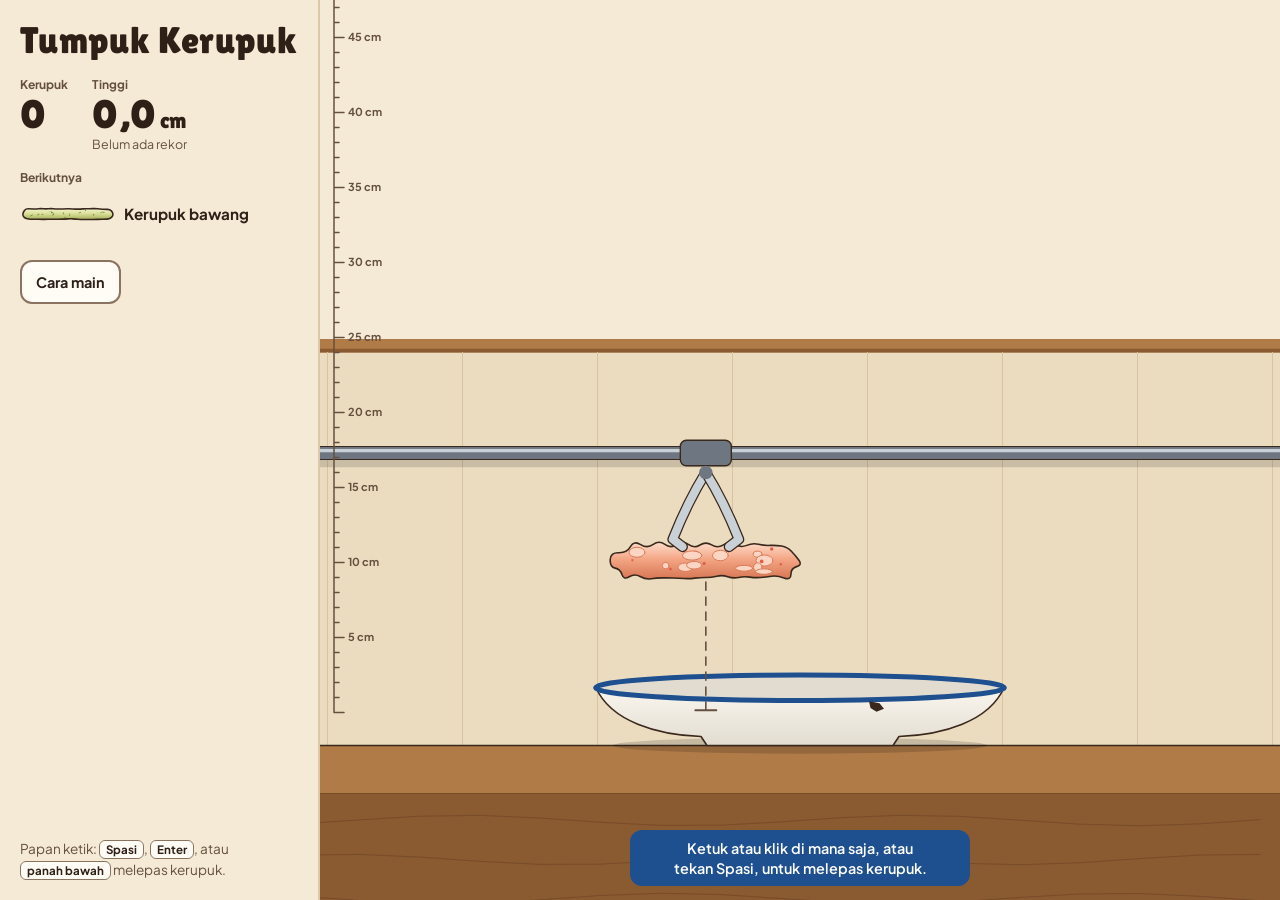
<file: public/games/tumpuk-kerupuk/index.html>
<!doctype html>
<html lang="id">
<head>
<meta charset="utf-8">
<meta name="viewport" content="width=device-width, initial-scale=1, viewport-fit=cover">
<link rel="icon" href="/assets/logo.svg" type="image/svg+xml">
<title>Tumpuk Kerupuk</title>
<meta name="description" content="Tumpuk kerupuk di atas piring seng warung setinggi mungkin, jangan sampai ada yang jatuh ke meja.">
<link rel="preconnect" href="https://fonts.googleapis.com">
<link rel="preconnect" href="https://fonts.gstatic.com" crossorigin>
<link rel="stylesheet" href="https://fonts.googleapis.com/css2?family=Lilita+One&family=Plus+Jakarta+Sans:wght@400;500;600;700&display=swap">
<style>
/* Satu kanvas memenuhi layar. Panel skor menindih kanvas (atas di HP potret, kiri di layar lebar),
   dan kamera menjaga tumpukan tetap di sisa area yang terlihat. */
:root {
  --dinding: #F5EAD6;
  --lambris: #EBDCC0;
  --lambris-garis: #D8C4A0;
  --tinta: #2E2017;
  --tinta-2: #65503F;
  --lembar: #FFFCF6;
  --biru: #1E4F8F;
  --aksen-teks: #FFFFFF;
  --garis: #8A7360;
  --garis-halus: #DCC9AA;
  --meja: #B07B47;
  --meja-depan: #8A5A31;
  --serat: #774C28;
  --email: #FBF8F1;
  --email-bayang: #E2DCD0;
  --lis: #1E4F8F;
  --logam: #C9D0D6;
  --logam-gelap: #6E7781;
  --garis-kerupuk: #3A281C;
  --bayang: rgba(46, 32, 23, .22);
  --tirai: rgba(35, 24, 17, .5);
  --font-judul: "Lilita One", "Arial Rounded MT Bold", system-ui, sans-serif;
  --font-teks: "Plus Jakarta Sans", system-ui, -apple-system, "Segoe UI", Roboto, sans-serif;
  color-scheme: light;
}
@media (prefers-color-scheme: dark) {
  :root:not([data-theme="light"]) {
    --dinding: #1C1611;
    --lambris: #241C16;
    --lambris-garis: #382B21;
    --tinta: #F4E8D6;
    --tinta-2: #CDB89F;
    --lembar: #2A211B;
    --biru: #93B8EC;
    --aksen-teks: #0F2036;
    --garis: #A08A74;
    --garis-halus: #3A2E25;
    --meja: #6E4A2B;
    --meja-depan: #4F331D;
    --serat: #3E2716;
    --email: #E8E2D6;
    --email-bayang: #C7BFB1;
    --lis: #2C5E9E;
    --logam: #AEB6BE;
    --logam-gelap: #59616A;
    --garis-kerupuk: #1A110B;
    --bayang: rgba(0, 0, 0, .5);
    --tirai: rgba(0, 0, 0, .6);
    color-scheme: dark;
  }
}
:root[data-theme="dark"] {
  --dinding: #1C1611;
  --lambris: #241C16;
  --lambris-garis: #382B21;
  --tinta: #F4E8D6;
  --tinta-2: #CDB89F;
  --lembar: #2A211B;
  --biru: #93B8EC;
  --aksen-teks: #0F2036;
  --garis: #A08A74;
  --garis-halus: #3A2E25;
  --meja: #6E4A2B;
  --meja-depan: #4F331D;
  --serat: #3E2716;
  --email: #E8E2D6;
  --email-bayang: #C7BFB1;
  --lis: #2C5E9E;
  --logam: #AEB6BE;
  --logam-gelap: #59616A;
  --garis-kerupuk: #1A110B;
  --bayang: rgba(0, 0, 0, .5);
  --tirai: rgba(0, 0, 0, .6);
  color-scheme: dark;
}

* { box-sizing: border-box; }
html, body { height: 100%; }
body {
  margin: 0;
  overflow: hidden;
  background: var(--dinding);
  color: var(--tinta);
  font-family: var(--font-teks);
  font-size: 15px;
  touch-action: manipulation;
  -webkit-tap-highlight-color: transparent;
}
h1, h2, h3, p, ol, ul { margin: 0; }
button { font: inherit; color: inherit; }
[hidden] { display: none !important; }
.sr { position: absolute; width: 1px; height: 1px; overflow: hidden; clip-path: inset(50%); white-space: nowrap; }

.app { position: relative; height: 100%; overflow: hidden; --lebar-sisi: 0px; }

/* Panggung: kanvas memenuhi seluruh app. Area ini juga area ketuk. */
.panggung {
  position: absolute;
  inset: 0;
  user-select: none;
  -webkit-user-select: none;
  -webkit-touch-callout: none;
  cursor: pointer;
}
/* Cincin fokus digambar sebagai ::after karena outline ke dalam tertutup kanvas yang absolut. */
.panggung:focus-visible { outline: none; }
.panggung:focus-visible::after {
  content: "";
  position: absolute;
  inset: 5px 5px 5px calc(var(--lebar-sisi) + 5px);
  border: 3px solid var(--tinta);
  border-radius: 12px;
  pointer-events: none;
}
#kanvas { position: absolute; inset: 0; width: 100%; height: 100%; display: block; }
.petunjuk {
  position: absolute;
  left: calc(var(--lebar-sisi) + 16px);
  right: 16px;
  bottom: max(14px, env(safe-area-inset-bottom, 0px));
  text-align: center;
  font-size: .9rem;
  font-weight: 600;
  line-height: 1.4;
  color: var(--aksen-teks);
  pointer-events: none;
}
.petunjuk span {
  display: inline-block;
  max-width: 34ch;
  padding: 8px 14px;
  border-radius: 12px;
  background: var(--biru);
  text-wrap: balance;
}
.layar-status {
  position: absolute;
  inset: 0;
  z-index: 6;
  display: grid;
  place-content: center;
  justify-items: center;
  gap: 12px;
  padding: 16px;
  text-align: center;
  background: var(--dinding);
}
.layar-status h2 { font-family: var(--font-judul); font-weight: 400; font-size: 1.5rem; }
.layar-status p { max-width: 38ch; color: var(--tinta-2); line-height: 1.5; }

/* Panel skor (HP potret: pita atas) */
.kepala {
  position: absolute;
  z-index: 2;
  top: 0;
  left: 0;
  right: 0;
  display: grid;
  grid-template-columns: minmax(0, 1fr) auto;
  grid-template-areas: "judul cara" "skor berikut";
  align-items: center;
  gap: 6px 12px;
  padding: max(10px, env(safe-area-inset-top, 0px)) max(16px, env(safe-area-inset-right, 0px)) 10px max(16px, env(safe-area-inset-left, 0px));
  background: var(--dinding);
  border-bottom: 2px solid var(--garis-halus);
  cursor: pointer;
}
.kepala h1 {
  grid-area: judul;
  font-family: var(--font-judul);
  font-weight: 400;
  font-size: clamp(1.5rem, 1.2rem + 1.2vw, 2.3rem);
  line-height: 1;
  letter-spacing: .01em;
}
.tombol-kecil {
  grid-area: cara;
  min-height: 44px;
  padding: 0 14px;
  border-radius: 12px;
  border: 2px solid var(--garis);
  background: var(--lembar);
  font-weight: 700;
  font-size: .9rem;
  cursor: pointer;
}
.skor { grid-area: skor; display: flex; gap: 18px; align-items: flex-start; min-width: 0; }
.sel { display: grid; gap: 1px; min-width: 0; }
.label { font-size: .75rem; font-weight: 700; color: var(--tinta-2); }
.angka {
  font-family: var(--font-judul);
  font-size: 1.8rem;
  line-height: 1.05;
  font-variant-numeric: tabular-nums;
}
.angka small { font-size: .55em; }
.rekor-hud { font-size: .78rem; color: var(--tinta-2); white-space: nowrap; }
/* Di HP, pratinjau ditumpuk tegak supaya kolom kanan tidak lebih lebar dari tombol Cara main. */
.tombol-kecil { justify-self: end; }
.berikut { grid-area: berikut; display: grid; gap: 1px; justify-self: end; align-self: start; min-width: 0; }
.berikut-isi { display: grid; justify-items: start; gap: 1px; }
.berikut canvas { width: 64px; height: 32px; display: block; }
.berikut .nama { font-weight: 700; font-size: .8rem; line-height: 1.15; white-space: nowrap; }
.papan { grid-area: papan; display: none; font-size: .85rem; line-height: 1.5; color: var(--tinta-2); }
kbd {
  font-family: var(--font-teks);
  font-weight: 700;
  font-size: .85em;
  padding: 1px 6px;
  border-radius: 6px;
  border: 1.5px solid var(--garis);
  background: var(--lembar);
  color: var(--tinta);
  white-space: nowrap;
}
.ada-hasil .kepala { visibility: hidden; }

/* Lembar hasil: email putih berlis biru seperti piring seng. Bayangan menandai ia mengapung di atas meja. */
.hasil {
  position: absolute;
  z-index: 4;
  left: max(12px, env(safe-area-inset-left, 0px));
  right: max(12px, env(safe-area-inset-right, 0px));
  bottom: max(12px, env(safe-area-inset-bottom, 0px));
  max-height: calc(100% - 24px);
  overflow: auto;
  display: grid;
  gap: 8px;
  padding: 14px 16px;
  border-radius: 18px;
  border: 3px solid var(--biru);
  background: var(--lembar);
  box-shadow: 0 12px 30px var(--bayang);
  cursor: default;
}
.hasil h2 { font-family: var(--font-judul); font-weight: 400; font-size: 1.45rem; line-height: 1.1; }
.hasil h2:focus { outline: none; }
.sebab, .saran { line-height: 1.4; font-size: .93rem; }
.saran { color: var(--tinta-2); }
.saran b { color: var(--tinta); }
.baris-angka { display: flex; flex-wrap: wrap; gap: 4px 22px; }
.angka-hasil { display: grid; gap: 1px; }
.angka-hasil span { font-size: .78rem; font-weight: 700; color: var(--tinta-2); }
.angka-hasil strong { font-family: var(--font-judul); font-weight: 400; font-size: 1.65rem; line-height: 1.05; font-variant-numeric: tabular-nums; }
.rekor { font-size: .88rem; color: var(--tinta-2); }
.rekor.baru { color: var(--biru); font-weight: 700; }
.tombol {
  min-height: 50px;
  padding: 0 18px;
  border-radius: 14px;
  border: 2px solid var(--garis);
  background: transparent;
  font-weight: 700;
  cursor: pointer;
}
.tombol.utama {
  border-color: var(--biru);
  background: var(--biru);
  color: var(--aksen-teks);
  font-family: var(--font-judul);
  font-weight: 400;
  font-size: 1.25rem;
  letter-spacing: .01em;
}
.tombol:active, .tombol-kecil:active { transform: translateY(1px); }
.tombol:focus-visible, .tombol-kecil:focus-visible, .tautan:focus-visible { outline: 3px solid var(--tinta); outline-offset: 3px; }

/* Dialog cara main */
dialog {
  width: min(660px, calc(100vw - 32px));
  max-height: calc(100dvh - 24px);
  overflow: auto;
  border: 3px solid var(--biru);
  border-radius: 20px;
  padding: 18px 20px 14px;
  background: var(--lembar);
  color: var(--tinta);
  box-shadow: 0 16px 40px var(--bayang);
}
dialog::backdrop { background: var(--tirai); }
.isi-dialog { display: grid; gap: 10px; line-height: 1.45; font-size: .94rem; }
.isi-dialog h2 { font-family: var(--font-judul); font-weight: 400; font-size: 1.6rem; line-height: 1.1; }
.isi-dialog h3 { font-size: 1rem; font-weight: 700; }
.isi-dialog ol, .isi-dialog ul { padding-left: 1.3em; display: grid; gap: 3px; }
@media (min-width: 600px) {
  .isi-dialog ul { grid-template-columns: 1fr 1fr; column-gap: 28px; }
}
.isi-dialog .kecil { font-size: .86rem; color: var(--tinta-2); }
.tautan { color: inherit; text-underline-offset: 2px; }
.isi-dialog form { display: flex; justify-content: flex-end; }

/* Layar lebar: panel skor menjadi kolom kiri, lembar hasil menempati kolom itu. */
@media (orientation: landscape) and (min-width: 700px) {
  .app { --lebar-sisi: clamp(250px, 25vw, 320px); }
  .kepala {
    right: auto;
    bottom: 0;
    width: var(--lebar-sisi);
    grid-template-columns: minmax(0, 1fr);
    grid-template-areas: "judul" "skor" "berikut" "cara" "papan";
    grid-template-rows: auto auto auto auto 1fr;
    align-items: start;
    align-content: start;
    gap: 18px;
    padding: max(22px, env(safe-area-inset-top, 0px)) 20px max(20px, env(safe-area-inset-bottom, 0px)) max(20px, env(safe-area-inset-left, 0px));
    border-bottom: 0;
    border-right: 2px solid var(--garis-halus);
    overflow: auto;
  }
  .kepala h1 { font-size: clamp(1.9rem, 1.2rem + 1.4vw, 2.5rem); }
  .tombol-kecil { justify-self: start; }
  .skor { gap: 24px; }
  .angka { font-size: 2.5rem; }
  .berikut { justify-self: start; }
  .berikut-isi { display: flex; align-items: center; gap: 8px; }
  .berikut canvas { width: 96px; height: 56px; }
  .berikut .nama { font-size: .95rem; }
  .papan { display: block; align-self: end; }
  .hasil {
    left: max(12px, env(safe-area-inset-left, 0px));
    right: auto;
    top: 12px;
    bottom: auto;
    width: calc(var(--lebar-sisi) - 24px);
    gap: 12px;
    padding: 18px 18px;
  }
  .hasil h2 { font-size: 1.7rem; }
  .sebab, .saran { font-size: 1rem; line-height: 1.5; }
  .angka-hasil strong { font-size: 2rem; }
  .ada-hasil .kepala { visibility: hidden; }
}
/* HP mendatar: tinggi layar sempit, jadi lembar hasil dibuat lebih lebar dan lebih rapat. */
@media (orientation: landscape) and (min-width: 700px) and (max-height: 520px) {
  .kepala { gap: 8px; padding-top: 12px; padding-bottom: 12px; }
  .kepala h1 { font-size: 1.6rem; }
  .angka { font-size: 1.8rem; }
  .berikut canvas { width: 72px; height: 42px; }
  .papan { display: none; }
  .hasil { width: min(420px, 50vw); top: 10px; gap: 6px; padding: 12px 16px; max-height: calc(100% - 20px); }
  .hasil h2 { font-size: 1.3rem; }
  .sebab, .saran { font-size: .86rem; line-height: 1.35; }
  .angka-hasil strong { font-size: 1.45rem; }
  .tombol { min-height: 46px; }
}
@media (prefers-reduced-motion: reduce) {
  .tombol:active, .tombol-kecil:active { transform: none; }
}
</style>
</head>
<body>
<div class="app" id="app">
  <header class="kepala" id="kepala">
    <h1>Tumpuk Kerupuk</h1>
    <button class="tombol-kecil" id="tombol-cara" type="button" aria-haspopup="dialog">Cara main</button>
    <div class="skor">
      <div class="sel">
        <span class="label">Kerupuk</span>
        <span class="angka" id="angka-jumlah">0</span>
      </div>
      <div class="sel">
        <span class="label">Tinggi</span>
        <span class="angka" id="angka-tinggi">0,0<small> cm</small></span>
        <span class="rekor-hud" id="hud-rekor">Belum ada rekor</span>
      </div>
    </div>
    <div class="berikut">
      <span class="label">Berikutnya</span>
      <div class="berikut-isi">
        <canvas id="kanvas-berikut" aria-hidden="true"></canvas>
        <span class="nama" id="nama-berikut">Kerupuk udang</span>
      </div>
    </div>
    <p class="papan">Papan ketik: <kbd>Spasi</kbd>, <kbd>Enter</kbd>, atau <kbd>panah bawah</kbd> melepas kerupuk.</p>
  </header>

  <main class="panggung" id="panggung" tabindex="0" role="application" aria-roledescription="meja warung"
    aria-label="Meja warung dengan piring dan capit kerupuk. Tekan Spasi, Enter, atau panah bawah untuk melepas kerupuk."
    aria-describedby="pengumum">
    <canvas id="kanvas" aria-hidden="true"></canvas>
    <p class="petunjuk" id="petunjuk"><span id="teks-petunjuk">Ketuk atau klik di mana saja, atau tekan Spasi, untuk melepas kerupuk.</span></p>
    <div class="layar-status" id="layar-status" role="status">
      <h2 id="status-judul">Menyiapkan meja warung</h2>
      <p id="status-isi">Piring dan capit sedang disiapkan.</p>
      <button class="tombol" id="tombol-muat" type="button" hidden>Muat ulang halaman</button>
    </div>
  </main>

  <section class="hasil" id="hasil" aria-labelledby="judul-hasil" hidden>
    <h2 id="judul-hasil" tabindex="-1">Meleset dari piring</h2>
    <p class="sebab" id="sebab"></p>
    <p class="saran"><b>Saran:</b> <span id="saran"></span></p>
    <div class="baris-angka">
      <div class="angka-hasil"><span>Kerupuk bertahan</span><strong id="jumlah-hasil">0</strong></div>
      <div class="angka-hasil"><span>Tumpukan tertinggi</span><strong id="tinggi-hasil">0,0 cm</strong></div>
    </div>
    <p class="rekor" id="rekor-hasil"></p>
    <button class="tombol utama" id="tombol-lagi" type="button">Tumpuk lagi</button>
  </section>

  <p class="sr" id="pengumum" aria-live="polite"></p>
</div>

<dialog id="dialog-cara" aria-labelledby="judul-cara">
  <div class="isi-dialog">
    <h2 id="judul-cara">Cara main</h2>
    <ol>
      <li>Capit di atas meja bergerak ke kiri dan kanan sambil menjepit satu kerupuk.</li>
      <li>Ketuk layar, klik, atau tekan <kbd>Spasi</kbd> untuk melepasnya. Garis putus-putus menunjukkan tempat kerupuk akan mendarat.</li>
      <li>Tumpuk kerupuk di atas piring setinggi mungkin. Kerupuk boleh bergeser atau menggelinding, asal tetap di atas piring.</li>
      <li>Setelah melepas, tunggu capit mengambil kerupuk berikutnya. Capit makin cepat seiring tumpukan bertambah.</li>
    </ol>
    <h3>Selesai kalau</h3>
    <p>Ada kerupuk yang menyentuh meja di luar piring. Kerupuk yang jatuh ditandai, lengkap dengan sebab dan saran.</p>
    <h3>Sifat kerupuk</h3>
    <ul>
      <li>Kerupuk udang: lebar dan ringan, alas yang paling enak.</li>
      <li>Kerupuk bawang: panjang dan pipih, sedikit licin.</li>
      <li>Rengginang: bundar dan berat, mudah menggelinding.</li>
      <li>Kerupuk kulit: kecil dan menggumpal, suka terguling.</li>
    </ul>
    <p class="kecil">Papan ketik: <kbd>Spasi</kbd>, <kbd>Enter</kbd>, atau <kbd>panah bawah</kbd> melepas kerupuk. <kbd>Tab</kbd> berpindah ke tombol, <kbd>Escape</kbd> menutup dialog ini.</p>
    <p class="kecil">Tinggi diukur dari permukaan piring sampai puncak tumpukan yang sudah diam. Rekor hanya disimpan di peramban ini. Fisika memakai <a class="tautan" href="https://piqnt.com/planck.js/" target="_blank" rel="noopener">planck.js</a> (lisensi MIT).</p>
    <form method="dialog"><button class="tombol" type="submit" id="tombol-tutup">Kembali menumpuk</button></form>
  </div>
</dialog>

<script src="planck.min.js"></script>
<script>
(() => {
'use strict';
const $ = s => document.querySelector(s);
const el = {
  app: $('#app'), panggung: $('#panggung'), kanvas: $('#kanvas'), petunjuk: $('#petunjuk'), teksPetunjuk: $('#teks-petunjuk'),
  status: $('#layar-status'), statusJudul: $('#status-judul'), statusIsi: $('#status-isi'), tombolMuat: $('#tombol-muat'),
  kepala: $('#kepala'), jumlah: $('#angka-jumlah'), tinggi: $('#angka-tinggi'), hudRekor: $('#hud-rekor'),
  kanvasBerikut: $('#kanvas-berikut'), namaBerikut: $('#nama-berikut'),
  hasil: $('#hasil'), judulHasil: $('#judul-hasil'), sebab: $('#sebab'), saran: $('#saran'),
  jumlahHasil: $('#jumlah-hasil'), tinggiHasil: $('#tinggi-hasil'), rekorHasil: $('#rekor-hasil'), tombolLagi: $('#tombol-lagi'),
  tombolCara: $('#tombol-cara'), dialog: $('#dialog-cara'), pengumum: $('#pengumum')
};

el.tombolMuat.addEventListener('click', () => location.reload());
if (typeof planck === 'undefined') {
  el.statusJudul.textContent = 'Mesin fisika tidak termuat';
  el.statusIsi.textContent = 'Berkas planck.min.js gagal diambil. Periksa sambungan internet, lalu muat ulang halaman.';
  el.tombolMuat.hidden = false;
  return;
}
const pl = planck;

// Satuan dunia: cm dan detik, sumbu y ke atas, 0 = permukaan piring.
const S = 0.1; // 1 satuan planck = 10 cm, ukuran yang membuat pemecah Box2D paling stabil untuk benda sebesar ini
const KONFIG = {
  gravitasi: 260,        // cm/s², sekitar seperempat gravitasi bumi supaya jatuhnya masih terbaca mata
  langkah: 1 / 120,
  iterasiKecepatan: 10,
  iterasiPosisi: 8,
  celah: 9,              // jarak dasar kerupuk di capit ke puncak tumpukan
  tinggiRel: 4.5,        // rel berada di atas kerupuk setinggi ini
  jangkauan: 18,         // capit bergerak dari -18 sampai 18 cm
  lajuAwal: 14,          // cm/s
  lajuNaik: 0.045,       // tambahan relatif per kerupuk yang dilepas
  lajuMaks: 34,
  jedaMin: 0.55,         // detik minimum antar lepas
  jedaMaks: 1.6,         // setelah ini capit mengambil kerupuk baru walau yang lama belum diam
  lamaMuat: 0.22,
  tenangLaju: 3,         // cm/s
  tenangPutar: 0.6,      // rad/s
  lebarPandang: 42,      // cm minimum yang terlihat mendatar
  tinggiPandang: 60,
  lamaGagal: 1.4,        // detik dari kerupuk menyentuh meja sampai lembar hasil muncul
  lamaFisikaGagal: 5
};
const MEJA_Y = -2.2;
const PIRING = {
  dasar: [[-8.8, 0], [8.8, 0], [6.2, -2.2], [-6.2, -2.2]],
  kiri: [[-8.8, 0], [-6.2, -2.2], [-13.8, 1.5], [-13.2, 1.8]],
  kanan: [[8.8, 0], [13.2, 1.8], [13.8, 1.5], [6.2, -2.2]]
};

// Bentuk fisika sengaja bertepi atas-bawah datar untuk kerupuk pipih: tumpukan rapi tidak merayap.
// Gelombang tepi hanya digambar, rata-ratanya mengikuti bentuk fisika.
const JENIS = {
  udang: {
    nama: 'Kerupuk udang', kecil: 'kerupuk udang', massaJenis: 0.6, gesek: 0.9, redam: 0.6, guling: false,
    warna: { isi: '#F3A584', terang: '#FCD6C3', gelap: '#D97A58', titik: '#E2604A' },
    tepi: { amp: 0.3, jarak: 0.75, pola: 'gelombang' },
    bentuk: r => { const w = 6 * (0.94 + r() * 0.12), h = 1.1; return [[-w + 1.6, h], [w - 1.6, h], [w - 0.2, h - 0.6], [w, -0.3], [w - 0.8, -h], [-w + 0.8, -h], [-w, -0.3], [-w + 0.2, h - 0.6]]; }
  },
  bawang: {
    nama: 'Kerupuk bawang', kecil: 'kerupuk bawang', massaJenis: 1.0, gesek: 0.6, redam: 0.3, guling: false,
    warna: { isi: '#DCE09A', terang: '#F1F4CC', gelap: '#A9B460', titik: '#55782C' },
    tepi: { amp: 0.12, jarak: 0.8, pola: 'acak' },
    bentuk: r => { const w = 7.5 * (0.95 + r() * 0.1), h = 0.8; return [[-w + 0.5, h], [w - 0.5, h], [w, 0.3], [w, -0.3], [w - 0.5, -h], [-w + 0.5, -h], [-w, -0.3], [-w, 0.3]]; }
  },
  rengginang: {
    nama: 'Rengginang', kecil: 'rengginang', massaJenis: 1.6, gesek: 0.7, redam: 0.2, guling: true,
    warna: { isi: '#EFE5CD', terang: '#FFFBEF', gelap: '#CDB78A', titik: '#D48A3E' },
    tepi: { amp: 0.26, jarak: 0.5, pola: 'acak' },
    // Cakram tebal bersudut bulat besar: punggungnya cukup datar untuk ditumpuki, sisinya membuatnya menggelinding di lereng.
    bentuk: r => {
      const a = 3.2 * (0.95 + r() * 0.1), b = 1.7, rc = 1.3, v = [];
      for (const [sx, sy] of [[1, 1], [-1, 1], [-1, -1], [1, -1]]) {
        for (let k = 0; k < 3; k++) {
          const t = k * Math.PI / 4;
          v.push([sx * (a - rc + rc * Math.cos(t)), sy * (b - rc + rc * Math.sin(t))]);
        }
      }
      return v;
    }
  },
  kulit: {
    nama: 'Kerupuk kulit', kecil: 'kerupuk kulit', massaJenis: 0.9, gesek: 0.8, redam: 0.4, guling: true,
    warna: { isi: '#EBC167', terang: '#F9E2A6', gelap: '#BF8933', titik: '#9C6A26' },
    tepi: { amp: 0.4, jarak: 1.2, pola: 'acak' },
    bentuk: r => { const v = []; for (let i = 0; i < 7; i++) { const t = (i + r() * 0.5) / 7 * Math.PI * 2, k = 0.85 + r() * 0.3; v.push([2.5 * k * Math.cos(t), 1.8 * k * Math.sin(t)]); } return v; }
  }
};
// Kantong acak: kerupuk pipih dua kali lebih sering supaya tumpukan masih mungkin tinggi.
const ISI_KANTONG = ['udang', 'udang', 'bawang', 'bawang', 'rengginang', 'kulit'];

function buatAcak(benih) {
  let a = benih >>> 0;
  return () => {
    a = (a + 0x6D2B79F5) >>> 0;
    let t = a;
    t = Math.imul(t ^ (t >>> 15), t | 1);
    t ^= t + Math.imul(t ^ (t >>> 7), t | 61);
    return ((t ^ (t >>> 14)) >>> 0) / 4294967296;
  };
}
function cembung(titik) {
  const p = titik.slice().sort((a, b) => a.x - b.x || a.y - b.y);
  const silang = (o, a, b) => (a.x - o.x) * (b.y - o.y) - (a.y - o.y) * (b.x - o.x);
  const bawah = [], atas = [];
  for (const q of p) { while (bawah.length >= 2 && silang(bawah[bawah.length - 2], bawah[bawah.length - 1], q) <= 0) bawah.pop(); bawah.push(q); }
  for (let i = p.length - 1; i >= 0; i--) { const q = p[i]; while (atas.length >= 2 && silang(atas[atas.length - 2], atas[atas.length - 1], q) <= 0) atas.pop(); atas.push(q); }
  return bawah.slice(0, -1).concat(atas.slice(0, -1));
}
function luasDanPusat(v) {
  let A = 0, cx = 0, cy = 0;
  for (let i = 0; i < v.length; i++) {
    const p = v[i], q = v[(i + 1) % v.length], c = p.x * q.y - q.x * p.y;
    A += c; cx += (p.x + q.x) * c; cy += (p.y + q.y) * c;
  }
  A /= 2;
  return { luas: A, x: cx / (6 * A), y: cy / (6 * A) };
}
function batas(v) {
  let minX = Infinity, maxX = -Infinity, minY = Infinity, maxY = -Infinity;
  for (const p of v) { minX = Math.min(minX, p.x); maxX = Math.max(maxX, p.x); minY = Math.min(minY, p.y); maxY = Math.max(maxY, p.y); }
  return { minX, maxX, minY, maxY };
}
function diDalam(v, x, y, sisip) {
  for (let i = 0; i < v.length; i++) {
    const p = v[i], q = v[(i + 1) % v.length], dx = q.x - p.x, dy = q.y - p.y;
    if ((dx * (y - p.y) - dy * (x - p.x)) / Math.hypot(dx, dy) < sisip) return false;
  }
  return true;
}

// Tepi bergelombang: titik di sepanjang keliling digeser searah normal luar.
function buatGaris(v, tepi, r) {
  const titik = [];
  let fase = r() * Math.PI * 2;
  for (let i = 0; i < v.length; i++) {
    const p = v[i], q = v[(i + 1) % v.length], dx = q.x - p.x, dy = q.y - p.y, L = Math.hypot(dx, dy);
    const nx = dy / L, ny = -dx / L;
    const m = Math.max(1, Math.round(L / tepi.jarak));
    for (let j = 0; j < m; j++) {
      let geser;
      if (tepi.pola === 'gelombang') { geser = tepi.amp * Math.sin(fase); fase += Math.PI * (0.75 + r() * 0.5); }
      else geser = tepi.amp * (r() * 1.3 - 0.45);
      titik.push({ x: p.x + dx * j / m + nx * geser, y: p.y + dy * j / m + ny * geser });
    }
  }
  return titik;
}

function buatHiasan(jenis, v, luas, r) {
  const b = batas(v);
  const acakDalam = sisip => {
    for (let i = 0; i < 40; i++) {
      const x = b.minX + r() * (b.maxX - b.minX), y = b.minY + r() * (b.maxY - b.minY);
      if (diDalam(v, x, y, sisip)) return { x, y };
    }
    return null;
  };
  const h = [];
  const tambah = (n, sisip, buat) => { for (let i = 0; i < n; i++) { const p = acakDalam(sisip); if (p) h.push(buat(p)); } };
  if (jenis === 'udang') {
    tambah(Math.round(luas / 2.1), 0.35, p => ({ t: 'gelembung', x: p.x, y: p.y, rx: 0.22 + r() * 0.45, ry: 0.16 + r() * 0.22 }));
    tambah(6, 0.3, p => ({ t: 'titik', x: p.x, y: p.y, r: 0.07 + r() * 0.07 }));
  } else if (jenis === 'rengginang') {
    tambah(Math.round(luas / 0.42), 0.2, p => ({ t: 'butir', x: p.x, y: p.y, rx: 0.32 + r() * 0.12, ry: 0.14 + r() * 0.05, a: r() * Math.PI }));
    tambah(4, 0.4, p => ({ t: 'titik', x: p.x, y: p.y, r: 0.1 + r() * 0.06 }));
  } else if (jenis === 'kulit') {
    tambah(4, 0.5, p => ({ t: 'cincin', x: p.x, y: p.y, r: 0.25 + r() * 0.3 }));
    tambah(11, 0.25, p => ({ t: 'titik', x: p.x, y: p.y, r: 0.06 + r() * 0.07 }));
  } else {
    tambah(14, 0.2, p => ({ t: 'serpih', x: p.x, y: p.y, w: 0.28 + r() * 0.2, h: 0.1, a: r() * Math.PI }));
    tambah(5, 0.2, p => ({ t: 'titikGelap', x: p.x, y: p.y, r: 0.06 }));
  }
  return h;
}

function buatSpek(jenis, r) {
  const def = JENIS[jenis];
  let v = cembung(def.bentuk(r).map(([x, y]) => ({ x, y })));
  const lp = luasDanPusat(v);
  v = v.map(p => ({ x: p.x - lp.x, y: p.y - lp.y }));
  const b = batas(v);
  return {
    jenis, def, v,
    garis: buatGaris(v, def.tepi, r),
    hiasan: buatHiasan(jenis, v, lp.luas, r),
    lebar: b.maxX - b.minX, tinggi: b.maxY - b.minY, bawah: b.minY, atas: b.maxY, kiri: b.minX, kanan: b.maxX
  };
}

const KUNCI_REKOR = 'tumpuk-kerupuk:rekor';
function bacaRekor() {
  try {
    const v = JSON.parse(localStorage.getItem(KUNCI_REKOR));
    if (v && Number.isFinite(v.tinggi) && v.tinggi > 0) return { tinggi: v.tinggi, jumlah: Number.isFinite(v.jumlah) ? v.jumlah : 0 };
  } catch (e) { /* penyimpanan diblokir: main tetap jalan tanpa rekor */ }
  return null;
}
function simpanRekor(v) {
  try { localStorage.setItem(KUNCI_REKOR, JSON.stringify(v)); return true; } catch (e) { return false; }
}
let rekor = bacaRekor();

const fmt = new Intl.NumberFormat('id-ID', { minimumFractionDigits: 1, maximumFractionDigits: 1 });
const cm = v => `${fmt.format(Math.round(v * 10) / 10)} cm`;

let dunia, badanMeja, kerupuk, acak, benih, kantong, urutanPaksa = [];
let status = 'main', jeda = false, waktu = 0, akumulasi = 0, fisikaBeku = false;
let puncakTenang = 0, tinggiTertinggi = 0, jumlahBertahan = 0, dilepas = 0;
let spekBerikut = null, penyebab = null, tGagal = 0, jumlahSaatGagal = 0, waktuHasil = 0;
let capitBeku = false;
const capit = { x: 0, arah: 1, memegang: null, muat: 1, buka: 0, goyang: 0, tLepas: -10 };
const tampil = { dasar: KONFIG.celah };
const kam = { cx: 0, cy: 20, s: 10, ay: 300, siap: false };
let partikel = [], guncang = 0, teksPetunjukSampai = 0;

const reduksi = matchMedia('(prefers-reduced-motion: reduce)');
let gerakHias = !reduksi.matches;
reduksi.addEventListener('change', () => { gerakHias = !reduksi.matches; });

function lajuCapit() { return Math.min(KONFIG.lajuMaks, KONFIG.lajuAwal * (1 + KONFIG.lajuNaik * dilepas)); }

function ambilJenis() {
  if (urutanPaksa.length) return urutanPaksa.shift();
  if (!kantong.length) {
    kantong = ISI_KANTONG.slice();
    for (let i = kantong.length - 1; i > 0; i--) { const j = Math.floor(acak() * (i + 1)); [kantong[i], kantong[j]] = [kantong[j], kantong[i]]; }
  }
  return kantong.pop();
}

function buatDunia() {
  dunia = new pl.World({ gravity: pl.Vec2(0, -KONFIG.gravitasi * S) });
  const P = pts => pl.Polygon(pts.map(([x, y]) => pl.Vec2(x * S, y * S)));
  const piring = dunia.createBody({ type: 'static' });
  piring.setUserData({ peran: 'piring' });
  for (const k of ['dasar', 'kiri', 'kanan']) piring.createFixture(P(PIRING[k]), { friction: 0.7 });
  badanMeja = dunia.createBody({ type: 'static' });
  badanMeja.setUserData({ peran: 'meja' });
  badanMeja.createFixture(pl.Box(500 * S, 5 * S, pl.Vec2(0, (MEJA_Y - 5) * S), 0), { friction: 0.8 });
  dunia.on('begin-contact', tanganiKontak);
}

function tanganiKontak(kontak) {
  const a = kontak.getFixtureA().getBody().getUserData(), b = kontak.getFixtureB().getBody().getUserData();
  for (const [k, lain] of [[a, b], [b, a]]) {
    if (!k || k.peran !== 'kerupuk' || !lain) continue;
    if (lain.peran === 'meja') { tandaiJatuh(k); continue; }
    if (!k.mendarat && !k.jatuh) {
      k.mendarat = true;
      k.tMendarat = waktu;
      k.kontakPertama = lain.peran;
      const vy = -k.badan.getLinearVelocity().y / S;
      if (gerakHias && vy > 35) tebarRemah(k, Math.min(7, Math.round(vy / 25)));
    }
  }
}

function tandaiJatuh(k) {
  if (k.jatuh) return;
  k.jatuh = true;
  k.tJatuh = waktu;
  if (status === 'main') mulaiGagal(k);
}

function posisi(k) { const p = k.badan.getPosition(); return { x: p.x / S, y: p.y / S, a: k.badan.getAngle() }; }
function puncakKerupuk(k) {
  const { x, y, a } = posisi(k), c = Math.cos(a), s = Math.sin(a);
  let m = -Infinity;
  for (const p of k.spek.v) m = Math.max(m, y + p.x * s + p.y * c);
  return m;
}
function lajuKerupuk(k) { const v = k.badan.getLinearVelocity(); return Math.hypot(v.x, v.y) / S; }

function mulaiBaru(benihBaru) {
  benih = Number.isFinite(benihBaru) ? benihBaru >>> 0 : (Math.random() * 2 ** 32) >>> 0;
  acak = buatAcak(benih);
  kantong = [];
  buatDunia();
  kerupuk = [];
  status = 'main';
  waktu = 0; akumulasi = 0; fisikaBeku = false;
  puncakTenang = 0; tinggiTertinggi = 0; jumlahBertahan = 0; dilepas = 0;
  penyebab = null; partikel = []; guncang = 0;
  tampil.dasar = KONFIG.celah;
  capit.x = (acak() < 0.5 ? -1 : 1) * KONFIG.jangkauan * (0.5 + acak() * 0.4);
  capit.arah = acak() < 0.5 ? -1 : 1;
  capit.buka = 0; capit.goyang = 0; capit.tLepas = -10;
  // Kerupuk pertama selalu kerupuk udang: alas lebar untuk permulaan yang ramah.
  if (!urutanPaksa.length) urutanPaksa.unshift('udang');
  capit.memegang = buatSpek(ambilJenis(), acak);
  capit.muat = 1;
  spekBerikut = buatSpek(ambilJenis(), acak);
  el.hasil.hidden = true;
  el.app.classList.remove('ada-hasil');
  tampilPetunjuk('Ketuk atau klik di mana saja, atau tekan Spasi, untuk melepas kerupuk.', Infinity);
  perbaruiHud(true);
  gambarBerikut();
  hitungArea();
  kam.siap = false;
}

function bisaLepas() { return status === 'main' && !jeda && !!capit.memegang && capit.muat >= 1; }

function jatuhkan() {
  if (status !== 'main' || jeda) return false;
  if (!capit.memegang || capit.muat < 1) {
    tampilPetunjuk('Sebentar, capit sedang mengambil kerupuk berikutnya.', 1.4);
    return false;
  }
  const spek = capit.memegang;
  // Jangan sampai muncul di dalam tumpukan yang belum diam: dasar paling rendah 1,5 cm di atas puncak sebenarnya.
  let puncakNyata = 0;
  for (const k of kerupuk) if (!k.jatuh) puncakNyata = Math.max(puncakNyata, puncakKerupuk(k));
  const dasar = Math.max(tampil.dasar, puncakNyata + 1.5);
  const badan = dunia.createBody({
    type: 'dynamic',
    position: pl.Vec2(capit.x * S, (dasar - spek.bawah) * S),
    linearDamping: spek.def.redam,
    angularDamping: 0.4
  });
  badan.createFixture(pl.Polygon(spek.v.map(p => pl.Vec2(p.x * S, p.y * S))), { density: spek.def.massaJenis, friction: spek.def.gesek, restitution: 0 });
  const k = { peran: 'kerupuk', spek, badan, urutan: kerupuk.length + 1, mendarat: false, jatuh: false, putaran: 0, sudutLalu: 0, tLepas: waktu, diumumkan: false };
  badan.setUserData(k);
  kerupuk.push(k);
  dilepas++;
  capit.memegang = null;
  capit.tLepas = waktu;
  capit.buka = 1;
  capit.goyang = gerakHias ? 1 : 0;
  if (dilepas >= 2) sembunyikanPetunjuk();
  return true;
}

function muatKerupuk() {
  capit.memegang = spekBerikut;
  capit.muat = gerakHias ? 0 : 1;
  spekBerikut = buatSpek(ambilJenis(), acak);
  gambarBerikut();
  el.namaBerikut.textContent = spekBerikut.def.nama;
}

function cekKesiapan() {
  if (status !== 'main' || capit.memegang) return;
  const lama = waktu - capit.tLepas;
  if (lama < KONFIG.jedaMin) return;
  const k = kerupuk[kerupuk.length - 1];
  const tenang = k && k.mendarat && lajuKerupuk(k) < KONFIG.tenangLaju && Math.abs(k.badan.getAngularVelocity()) < KONFIG.tenangPutar;
  if (tenang || lama >= KONFIG.jedaMaks) muatKerupuk();
}

function hitungSkor() {
  let n = 0, puncak = 0, semuaTenang = true;
  for (const k of kerupuk) {
    if (!k.mendarat || k.jatuh) continue;
    n++;
    if (lajuKerupuk(k) > KONFIG.tenangLaju || Math.abs(k.badan.getAngularVelocity()) > KONFIG.tenangPutar) semuaTenang = false;
    puncak = Math.max(puncak, puncakKerupuk(k));
  }
  if (status !== 'main') return;
  jumlahBertahan = n;
  if (semuaTenang) {
    puncakTenang = n ? Math.max(0, puncak) : 0;
    tinggiTertinggi = Math.max(tinggiTertinggi, puncakTenang);
    const baru = kerupuk.filter(k => k.mendarat && !k.jatuh && !k.diumumkan);
    if (baru.length) {
      for (const k of baru) k.diumumkan = true;
      umumkan(`${baru[baru.length - 1].spek.def.nama} mendarat. ${n} kerupuk, tinggi ${cm(puncakTenang)}.`);
    }
  }
}

function analisis(k) {
  const baru = kerupuk[kerupuk.length - 1];
  const Nama = k.spek.def.nama, nama = k.spek.def.kecil;
  if (k === baru) {
    if (!k.mendarat) return {
      jenis: 'meleset', judul: 'Meleset dari piring',
      sebab: `${Nama} jatuh langsung ke meja tanpa menyentuh piring.`,
      saran: 'Lepas saat capit tepat di atas piring. Garis putus-putus di bawah capit menunjukkan tempat kerupuk akan mendarat.'
    };
    if (k.spek.def.guling && k.putaran > 1.3) return {
      jenis: 'berguling', judul: 'Menggelinding ke meja',
      sebab: `${Nama} mendarat miring, lalu menggelinding dari ${k.kontakPertama === 'piring' ? 'piring' : 'tumpukan'} ke meja.`,
      saran: k.spek.jenis === 'rengginang'
        ? 'Rengginang bundar dan berat. Taruh di atas kerupuk yang lebar dan datar, misalnya kerupuk udang atau kerupuk bawang.'
        : 'Kerupuk kulit menggumpal dan mudah terguling. Taruh di permukaan yang datar, jauh dari pinggir.'
    };
    if (k.kontakPertama === 'piring') return {
      jenis: 'tergelincir', judul: 'Meluncur dari bibir piring',
      sebab: `${Nama} mendarat di bibir piring yang melengkung, lalu meluncur ke meja.`,
      saran: 'Incar bagian piring yang datar di tengah, bukan bibirnya.'
    };
    return {
      jenis: 'tergelincir', judul: 'Kerupuknya meluncur',
      sebab: `${Nama} mendarat di pinggir tumpukan dengan sebagian besar badannya menggantung, lalu meluncur ke meja.`,
      saran: 'Lepas saat capit sejajar dengan tengah kerupuk paling atas.'
    };
  }
  // Titik berat tumpukan (tanpa kerupuk terbaru) menentukan apakah ia memang sudah condong sebelum tertimpa.
  let massa = 0, momen = 0;
  for (const x of kerupuk) {
    if (x === baru || !x.mendarat) continue;
    const m = x.badan.getMass();
    massa += m; momen += m * posisi(x).x;
  }
  const geserBerat = massa ? momen / massa : 0;
  if (baru && baru.mendarat && waktu - baru.tMendarat < 2.5 && Math.abs(geserBerat) < 3) return {
    jenis: 'tertimpa', judul: 'Tertimpa lalu jatuh',
    sebab: `${baru.spek.def.nama} yang baru dilepas menimpa tumpukan, lalu kerupuk ke-${k.urutan} (${nama}) terdorong ke meja.`,
    saran: 'Hindari menaruh kerupuk di ujung yang menjorok. Beban di ujung itu mengungkit kerupuk di bawahnya.'
  };
  const arah = (Math.abs(geserBerat) >= 1 ? geserBerat : posisi(k).x) >= 0 ? 'kanan' : 'kiri', lawan = arah === 'kanan' ? 'kiri' : 'kanan';
  return {
    jenis: 'roboh', judul: 'Tumpukannya condong', arah,
    sebab: `Tumpukan condong ke ${arah} sampai kerupuk ke-${k.urutan} (${nama}) jatuh ke meja.`,
    saran: `Kalau tumpukan mulai condong ke ${arah}, taruh kerupuk berikutnya agak ke ${lawan} untuk mengimbanginya.`
  };
}

function mulaiGagal(k) {
  status = 'gagal';
  tGagal = waktu;
  jumlahSaatGagal = kerupuk.filter(x => x.mendarat && !x.jatuh).length;
  penyebab = { ...analisis(k), kerupuk: k };
  sembunyikanPetunjuk();
  if (gerakHias) guncang = 1;
}

function tampilkanHasil() {
  status = 'hasil';
  const p = penyebab;
  el.judulHasil.textContent = p.judul;
  el.sebab.textContent = p.sebab;
  el.saran.textContent = p.saran;
  el.jumlahHasil.textContent = String(jumlahSaatGagal);
  el.tinggiHasil.textContent = cm(tinggiTertinggi);
  const tinggi = Math.round(tinggiTertinggi * 10) / 10;
  let teksRekor, baru = false;
  if (tinggi > 0 && (!rekor || tinggi > rekor.tinggi)) {
    const lama = rekor;
    rekor = { tinggi, jumlah: jumlahSaatGagal };
    const tersimpan = simpanRekor(rekor);
    baru = true;
    teksRekor = lama ? `Rekor baru. Sebelumnya ${cm(lama.tinggi)}.` : 'Rekor pertamamu.';
    if (!tersimpan) teksRekor += ' Peramban ini tidak mengizinkan rekor disimpan.';
  } else if (rekor) {
    teksRekor = `Rekormu ${cm(rekor.tinggi)} dengan ${rekor.jumlah} kerupuk.`;
  } else {
    teksRekor = 'Belum ada rekor. Tumpukan pertama yang diam akan tercatat.';
  }
  el.rekorHasil.textContent = teksRekor;
  el.rekorHasil.classList.toggle('baru', baru);
  perbaruiHud(true);
  el.hasil.hidden = false;
  el.app.classList.add('ada-hasil');
  waktuHasil = performance.now();
  hitungArea();
  el.tombolLagi.focus({ preventScroll: true });
  umumkan(`${p.judul}. ${p.sebab} Saran: ${p.saran}`);
}

function targetKontrol(t) { return t instanceof Element && t.closest('button, a, input, select, textarea, dialog, .hasil'); }

document.addEventListener('pointerdown', e => {
  if (!e.isPrimary || (e.pointerType === 'mouse' && e.button !== 0)) return;
  if (targetKontrol(e.target) || el.dialog.open) return;
  if (status !== 'main') return;
  e.preventDefault();
  jatuhkan();
});
document.addEventListener('keydown', e => {
  if (el.dialog.open || e.altKey || e.ctrlKey || e.metaKey) return;
  const tombolLepas = e.key === ' ' || e.key === 'Enter' || e.key === 'ArrowDown';
  if (!tombolLepas) return;
  // Spasi dan Enter pada tombol tetap milik tombol itu. Panah bawah tidak dipakai tombol, jadi selalu melepas.
  if (e.key !== 'ArrowDown' && targetKontrol(e.target)) return;
  if (status !== 'main') return;
  e.preventDefault();
  if (!e.repeat) jatuhkan();
});
el.tombolLagi.addEventListener('click', () => {
  // Spasi yang masih tertahan dari permainan tidak boleh langsung memulai ulang.
  if (performance.now() - waktuHasil < 450) return;
  mulaiBaru();
  el.panggung.focus({ preventScroll: true });
});
el.tombolCara.addEventListener('click', () => { el.dialog.showModal(); jeda = true; });
el.dialog.addEventListener('close', () => { jeda = false; });
// Klik di tirai (di luar kotak dialog) menutup dialog; klik di bantalan dalam kotak tidak.
el.dialog.addEventListener('click', e => {
  if (e.target !== el.dialog) return;
  const r = el.dialog.getBoundingClientRect();
  if (e.clientX < r.left || e.clientX > r.right || e.clientY < r.top || e.clientY > r.bottom) el.dialog.close();
});
document.addEventListener('visibilitychange', () => { if (document.hidden) akumulasi = 0; });

let hudLalu = '';
function perbaruiHud(paksa) {
  const kunci = `${jumlahBertahan}|${puncakTenang.toFixed(1)}|${rekor ? rekor.tinggi : 0}`;
  if (!paksa && kunci === hudLalu) return;
  hudLalu = kunci;
  el.jumlah.textContent = String(jumlahBertahan);
  el.tinggi.innerHTML = `${fmt.format(Math.round(puncakTenang * 10) / 10)}<small> cm</small>`;
  el.hudRekor.textContent = rekor ? `Rekor ${cm(rekor.tinggi)}` : 'Belum ada rekor';
  if (spekBerikut) el.namaBerikut.textContent = spekBerikut.def.nama;
}
let jamUmum = 0;
function umumkan(teks) {
  clearTimeout(jamUmum);
  el.pengumum.textContent = '';
  jamUmum = setTimeout(() => { el.pengumum.textContent = teks; }, 60);
}
function tampilPetunjuk(teks, lama) {
  el.teksPetunjuk.textContent = teks;
  el.petunjuk.hidden = false;
  teksPetunjukSampai = performance.now() + lama * 1000;
}
function sembunyikanPetunjuk() { el.petunjuk.hidden = true; teksPetunjukSampai = 0; }

const WARNA = {};
const NAMA_WARNA = ['dinding', 'lambris', 'lambris-garis', 'tinta', 'tinta-2', 'lembar', 'biru', 'aksen-teks', 'meja', 'meja-depan', 'serat', 'email', 'email-bayang', 'lis', 'logam', 'logam-gelap', 'garis-kerupuk'];
function bacaWarna() {
  const cs = getComputedStyle(document.documentElement);
  for (const n of NAMA_WARNA) WARNA[n] = cs.getPropertyValue('--' + n).trim();
  gambarBerikut();
}
matchMedia('(prefers-color-scheme: dark)').addEventListener('change', bacaWarna);
new MutationObserver(bacaWarna).observe(document.documentElement, { attributes: true, attributeFilter: ['data-theme'] });

const ukuran = { w: 1, h: 1, dpr: 1 };
const area = { l: 0, t: 0, r: 1, b: 1 };
function hitungArea() {
  const app = el.app.getBoundingClientRect();
  let a = { l: 0, t: 0, r: app.width, b: app.height };
  // Panel yang menindih kanvas dipotong dari area; sisi terbesar yang tersisa dipakai kamera.
  const potong = rect => {
    if (!rect.width || !rect.height) return;
    const o = { l: rect.left - app.left, t: rect.top - app.top, r: rect.right - app.left, b: rect.bottom - app.top };
    if (o.r <= a.l || o.l >= a.r || o.b <= a.t || o.t >= a.b) return;
    const calon = [
      { ...a, b: Math.min(a.b, o.t) }, { ...a, t: Math.max(a.t, o.b) },
      { ...a, r: Math.min(a.r, o.l) }, { ...a, l: Math.max(a.l, o.r) }
    ];
    a = calon.reduce((x, y) => ((y.r - y.l) * (y.b - y.t) > (x.r - x.l) * (x.b - x.t) ? y : x));
  };
  if (!el.app.classList.contains('ada-hasil')) potong(el.kepala.getBoundingClientRect());
  if (!el.hasil.hidden) potong(el.hasil.getBoundingClientRect());
  Object.assign(area, a);
}
function ukurKanvas() {
  const r = el.app.getBoundingClientRect();
  ukuran.w = Math.max(1, r.width); ukuran.h = Math.max(1, r.height);
  ukuran.dpr = Math.min(2.5, window.devicePixelRatio || 1);
  el.kanvas.width = Math.round(ukuran.w * ukuran.dpr);
  el.kanvas.height = Math.round(ukuran.h * ukuran.dpr);
  hitungArea();
  kam.siap = false;
  gambarBerikut();
}
const pengamat = new ResizeObserver(() => ukurKanvas());
pengamat.observe(el.app);
pengamat.observe(el.kepala);
pengamat.observe(el.hasil);

function skalaNormal() {
  const w = Math.max(1, area.r - area.l), h = Math.max(1, area.b - area.t);
  return Math.min(w / KONFIG.lebarPandang, h / KONFIG.tinggiPandang);
}
function railY() { return tampil.dasar + 3.8 + KONFIG.tinggiRel; }
function sasaranKamera() {
  const w = area.r - area.l, h = area.b - area.t, sN = skalaNormal();
  if (status === 'main') {
    const tinggiLihat = h / sN;
    // Batas bawah -12,5 cm: pita meja cukup tinggi untuk menampung petunjuk tanpa menutupi piring.
    const atas = Math.max(railY() + tinggiLihat * 0.08 + 1.5, -12.5 + tinggiLihat);
    return { cx: 0, cy: atas - tinggiLihat / 2, s: sN, ax: area.l + w / 2, ay: area.t + h / 2 };
  }
  // Saat gagal: perkecil supaya piring, tumpukan, dan kerupuk yang jatuh terlihat bersama.
  let minX = -15, maxX = 15, minY = MEJA_Y - 2.5, maxY = 6;
  for (const k of kerupuk) {
    const p = posisi(k), r = Math.max(k.spek.lebar, k.spek.tinggi) / 2;
    if (Math.abs(p.x) > 70 || p.y < -30) continue;
    if (k.jatuh || k.mendarat) { minX = Math.min(minX, p.x - r - 3); maxX = Math.max(maxX, p.x + r + 3); maxY = Math.max(maxY, p.y + r + 2.5); }
  }
  const lebar = maxX - minX, tinggi = maxY - minY;
  const s = Math.min(sN * 1.15, (w - 32) / lebar, (h - 52) / tinggi);
  // Geser sedikit ke bawah: ruang di atas dipakai label "Jatuh di sini".
  return { cx: (minX + maxX) / 2, cy: (minY + maxY) / 2 + 10 / s, s, ax: area.l + w / 2, ay: area.t + h / 2 };
}
function gerakKamera(dt) {
  const t = sasaranKamera();
  const k = kam.siap ? 1 - Math.exp(-dt * (status === 'main' ? 5 : 3)) : 1;
  kam.cx += (t.cx - kam.cx) * k;
  kam.cy += (t.cy - kam.cy) * k;
  kam.s += (t.s - kam.s) * k;
  kam.ax = kam.siap ? kam.ax + (t.ax - kam.ax) * k : t.ax;
  kam.ay = kam.siap ? kam.ay + (t.ay - kam.ay) * k : t.ay;
  kam.siap = true;
}

function perbarui(dt) {
  if (jeda) return;
  if (status === 'main' && !capitBeku) {
    capit.x += capit.arah * lajuCapit() * dt;
    if (capit.x > KONFIG.jangkauan) { capit.x = 2 * KONFIG.jangkauan - capit.x; capit.arah = -1; }
    if (capit.x < -KONFIG.jangkauan) { capit.x = -2 * KONFIG.jangkauan - capit.x; capit.arah = 1; }
  }
  if (!fisikaBeku) {
    akumulasi += dt;
    let n = 0;
    while (akumulasi >= KONFIG.langkah && n < 10) {
      dunia.step(KONFIG.langkah, KONFIG.iterasiKecepatan, KONFIG.iterasiPosisi);
      waktu += KONFIG.langkah;
      akumulasi -= KONFIG.langkah;
      n++;
      for (const k of kerupuk) {
        const a = k.badan.getAngle();
        if (k.mendarat) k.putaran += Math.abs(a - k.sudutLalu);
        k.sudutLalu = a;
      }
    }
    if (n === 10) akumulasi = 0;
    if (status !== 'main' && waktu - tGagal > KONFIG.lamaFisikaGagal) fisikaBeku = true;
  }
  hitungSkor();
  cekKesiapan();
  if (status === 'gagal' && waktu - tGagal >= KONFIG.lamaGagal) tampilkanHasil();

  if (capit.memegang && capit.muat < 1) capit.muat = Math.min(1, capit.muat + dt / KONFIG.lamaMuat);
  if (capit.memegang) capit.buka = Math.max(0, capit.buka - dt / KONFIG.lamaMuat);
  if (capit.goyang > 0) capit.goyang = Math.max(0, capit.goyang - dt * 2.2);
  if (guncang > 0) guncang = Math.max(0, guncang - dt * 3);
  tampil.dasar += (puncakTenang + KONFIG.celah - tampil.dasar) * (1 - Math.exp(-dt * 4));
  for (const p of partikel) { p.vy -= 160 * dt; p.x += p.vx * dt; p.y += p.vy * dt; p.umur -= dt; if (p.y < MEJA_Y) { p.y = MEJA_Y; p.vy = 0; p.vx *= 0.5; } }
  partikel = partikel.filter(p => p.umur > 0);
  if (teksPetunjukSampai && teksPetunjukSampai !== Infinity && performance.now() > teksPetunjukSampai) {
    if (dilepas < 2 && status === 'main') tampilPetunjuk('Ketuk atau klik di mana saja, atau tekan Spasi, untuk melepas kerupuk.', Infinity);
    else sembunyikanPetunjuk();
  }
  gerakKamera(dt);
  perbaruiHud(false);
}

function tebarRemah(k, n) {
  const p = posisi(k), w = k.spek.def.warna;
  for (let i = 0; i < n; i++) {
    partikel.push({
      x: p.x + (Math.random() - 0.5) * k.spek.lebar * 0.8, y: p.y + k.spek.bawah * 0.6,
      vx: (Math.random() - 0.5) * 40, vy: 15 + Math.random() * 30, umur: 0.7 + Math.random() * 0.4,
      r: 0.12 + Math.random() * 0.12, warna: Math.random() < 0.5 ? w.isi : w.gelap
    });
  }
}

const ctx = el.kanvas.getContext('2d');
// Safari lama belum punya roundRect; tanpa ini setiap bingkai akan galat.
function kotakBulat(c, x, y, w, h, r) {
  if (c.roundRect) c.roundRect(x, y, w, h, r);
  else c.rect(x, y, w, h);
}

function jalurHalus(c, t) {
  const n = t.length, a = t[n - 1], b = t[0];
  c.beginPath();
  c.moveTo((a.x + b.x) / 2, (a.y + b.y) / 2);
  for (let i = 0; i < n; i++) { const p = t[i], q = t[(i + 1) % n]; c.quadraticCurveTo(p.x, p.y, (p.x + q.x) / 2, (p.y + q.y) / 2); }
  c.closePath();
}

function gambarKerupuk(c, spek, x, y, sudut, px, alpha) {
  const w = spek.def.warna;
  c.save();
  c.translate(x, y);
  c.rotate(sudut);
  if (alpha < 1) c.globalAlpha = alpha;
  jalurHalus(c, spek.garis);
  const g = c.createLinearGradient(0, spek.atas, 0, spek.bawah);
  g.addColorStop(0, w.terang);
  g.addColorStop(0.45, w.isi);
  g.addColorStop(1, w.gelap);
  c.fillStyle = g;
  c.fill();
  c.save();
  c.clip();
  for (const h of spek.hiasan) {
    c.beginPath();
    if (h.t === 'gelembung') {
      c.ellipse(h.x, h.y, h.rx, h.ry, 0, 0, Math.PI * 2);
      c.fillStyle = w.terang; c.fill();
      c.lineWidth = Math.max(px, 0.05); c.strokeStyle = w.gelap; c.stroke();
    } else if (h.t === 'butir') {
      c.ellipse(h.x, h.y, h.rx, h.ry, h.a, 0, Math.PI * 2);
      c.fillStyle = w.terang; c.fill();
      c.lineWidth = Math.max(px * 0.8, 0.04); c.strokeStyle = w.gelap; c.stroke();
    } else if (h.t === 'cincin') {
      c.arc(h.x, h.y, h.r, 0, Math.PI * 2);
      c.lineWidth = Math.max(px, 0.06); c.strokeStyle = w.gelap; c.stroke();
    } else if (h.t === 'serpih') {
      c.save(); c.translate(h.x, h.y); c.rotate(h.a);
      c.fillStyle = w.titik; c.fillRect(-h.w / 2, -h.h / 2, h.w, h.h);
      c.restore();
    } else if (h.t === 'titikGelap') {
      c.arc(h.x, h.y, h.r, 0, Math.PI * 2); c.fillStyle = w.gelap; c.fill();
    } else {
      c.arc(h.x, h.y, h.r, 0, Math.PI * 2); c.fillStyle = w.titik; c.fill();
    }
  }
  c.restore();
  jalurHalus(c, spek.garis);
  c.lineWidth = px * 1.6;
  c.lineJoin = 'round';
  c.strokeStyle = WARNA['garis-kerupuk'];
  c.stroke();
  c.restore();
}

function gambarBerikut() {
  const c = el.kanvasBerikut, r = c.getBoundingClientRect();
  if (!r.width || !spekBerikut || !WARNA.dinding) return;
  const dpr = Math.min(2.5, window.devicePixelRatio || 1);
  const w = Math.round(r.width * dpr), h = Math.round(r.height * dpr);
  if (c.width !== w || c.height !== h) { c.width = w; c.height = h; }
  const g = c.getContext('2d');
  g.setTransform(1, 0, 0, 1, 0, 0);
  g.clearRect(0, 0, w, h);
  const sp = spekBerikut;
  // Skala dibatasi supaya kerupuk kecil tetap tampak kecil di pratinjau.
  const s = Math.min((w - 6 * dpr) / sp.lebar, (h - 6 * dpr) / sp.tinggi, (r.width / 12) * dpr);
  g.setTransform(s, 0, 0, -s, w / 2 - s * (sp.kiri + sp.kanan) / 2, h / 2 + s * (sp.atas + sp.bawah) / 2);
  gambarKerupuk(g, sp, 0, 0, 0, dpr / s, 1);
}

function gambarPiringBelakang(px) {
  ctx.beginPath();
  ctx.ellipse(0, MEJA_Y, 12.5, 0.55, 0, 0, Math.PI * 2);
  ctx.fillStyle = 'rgba(0, 0, 0, .16)';
  ctx.fill();
  // Bagian dalam piring (terlihat sedikit dari atas)
  ctx.beginPath();
  ctx.ellipse(0, 1.65, 13.6, 0.85, 0, 0, Math.PI * 2);
  ctx.fillStyle = WARNA['email-bayang'];
  ctx.fill();
  ctx.beginPath();
  ctx.ellipse(0, 1.65, 13.6, 0.85, 0, 0, Math.PI, false);
  ctx.lineWidth = 0.34;
  ctx.strokeStyle = WARNA.lis;
  ctx.stroke();
}
function jalurBadanPiring() {
  ctx.beginPath();
  ctx.moveTo(-13.6, 1.65);
  ctx.bezierCurveTo(-12.6, -0.6, -9.5, -1.5, -6.6, -1.6);
  ctx.lineTo(-6.2, MEJA_Y);
  ctx.lineTo(6.2, MEJA_Y);
  ctx.lineTo(6.6, -1.6);
  ctx.bezierCurveTo(9.5, -1.5, 12.6, -0.6, 13.6, 1.65);
  ctx.ellipse(0, 1.65, 13.6, 0.85, 0, 0, Math.PI, true);
  ctx.closePath();
}
function gambarPiringDepan(px) {
  jalurBadanPiring();
  const g = ctx.createLinearGradient(0, 1.8, 0, MEJA_Y);
  g.addColorStop(0, WARNA.email);
  g.addColorStop(1, WARNA['email-bayang']);
  ctx.fillStyle = g;
  ctx.fill();
  ctx.lineWidth = px * 1.6;
  ctx.lineJoin = 'round';
  ctx.strokeStyle = WARNA['garis-kerupuk'];
  ctx.stroke();
  // Lis biru di bibir depan, ciri piring seng warung
  ctx.beginPath();
  ctx.ellipse(0, 1.65, 13.6, 0.85, 0, 0, Math.PI, true);
  ctx.lineWidth = 0.34;
  ctx.strokeStyle = WARNA.lis;
  ctx.stroke();
  // Email gempil di dekat bibir
  ctx.beginPath();
  ctx.moveTo(4.6, 0.75); ctx.lineTo(5.3, 0.62); ctx.lineTo(5.6, 0.25); ctx.lineTo(5.1, 0.05); ctx.lineTo(4.7, 0.3);
  ctx.closePath();
  ctx.fillStyle = WARNA['garis-kerupuk'];
  ctx.fill();
}

function gambarDinding(kiri, kanan, bawah, px) {
  const tinggiLambris = 24;
  if (bawah < tinggiLambris) {
    ctx.fillStyle = WARNA.lambris;
    ctx.fillRect(kiri, MEJA_Y, kanan - kiri, tinggiLambris - MEJA_Y);
    // Bingkai kayu di puncak lambris, sengaja berwarna kayu supaya tidak tertukar dengan rel capit yang abu-abu.
    ctx.fillStyle = WARNA.meja;
    ctx.fillRect(kiri, tinggiLambris, kanan - kiri, 0.9);
    ctx.fillStyle = WARNA['meja-depan'];
    ctx.fillRect(kiri, tinggiLambris, kanan - kiri, 0.25);
    // Sambungan papan lambris
    ctx.lineWidth = px;
    ctx.strokeStyle = WARNA['lambris-garis'];
    ctx.beginPath();
    for (let x = Math.floor(kiri / 9) * 9 + 4.5; x < kanan; x += 9) { ctx.moveTo(x, MEJA_Y); ctx.lineTo(x, tinggiLambris); }
    ctx.stroke();
  }
}
function gambarMeja(kiri, kanan, bawah, px) {
  if (bawah > MEJA_Y) return;
  ctx.fillStyle = WARNA.meja;
  ctx.fillRect(kiri, MEJA_Y - 3.2, kanan - kiri, 3.2);
  ctx.fillStyle = WARNA['meja-depan'];
  ctx.fillRect(kiri, Math.min(bawah, MEJA_Y - 3.2) - 1, kanan - kiri, MEJA_Y - 3.2 - Math.min(bawah, MEJA_Y - 3.2) + 1);
  ctx.lineWidth = px;
  ctx.strokeStyle = WARNA.serat;
  ctx.beginPath();
  for (let i = 0; i < 4; i++) {
    const y = MEJA_Y - 5 - i * 2.6;
    if (y < bawah) break;
    ctx.moveTo(kiri, y);
    for (let x = kiri; x <= kanan; x += 4) ctx.lineTo(x, y + Math.sin(x * 0.21 + i * 1.7) * 0.35);
  }
  ctx.moveTo(kiri, MEJA_Y - 3.2); ctx.lineTo(kanan, MEJA_Y - 3.2);
  ctx.stroke();
  ctx.lineWidth = px * 1.6;
  ctx.strokeStyle = WARNA['garis-kerupuk'];
  ctx.beginPath(); ctx.moveTo(kiri, MEJA_Y); ctx.lineTo(kanan, MEJA_Y); ctx.stroke();
}

function sinarJatuh(x, dari) {
  let hasil = MEJA_Y;
  dunia.rayCast(pl.Vec2(x * S, dari * S), pl.Vec2(x * S, (MEJA_Y - 1) * S), (fix, titik, normal, fraksi) => {
    const d = fix.getBody().getUserData();
    if (d && d.peran === 'kerupuk' && d.jatuh) return -1;
    hasil = titik.y / S;
    return fraksi;
  });
  return hasil;
}

function gambarCapit(kiri, kanan, px) {
  const x = capit.x, rel = railY();
  // Rel baja dengan bayangan di dinding, supaya terbaca sebagai benda di depan bingkai lambris.
  ctx.fillStyle = 'rgba(0, 0, 0, .14)';
  ctx.fillRect(kiri, rel - 0.95, kanan - kiri, 0.5);
  ctx.fillStyle = WARNA['garis-kerupuk'];
  ctx.fillRect(kiri, rel - 0.4 - px, kanan - kiri, 0.8 + 2 * px);
  ctx.fillStyle = WARNA['logam-gelap'];
  ctx.fillRect(kiri, rel - 0.4, kanan - kiri, 0.8);
  ctx.fillStyle = WARNA.logam;
  ctx.fillRect(kiri, rel + 0.05, kanan - kiri, 0.22);
  const sp = capit.memegang;
  const dasar = tampil.dasar;
  const atasK = sp ? dasar - sp.bawah + sp.atas : dasar + 1.6;
  const pivotY = rel - 1.3;
  const goyang = gerakHias ? Math.sin(capit.goyang * 18) * capit.goyang * 0.5 : 0;
  const buka = Math.min(1, capit.buka + goyang * 0.4);
  const jepit = sp ? Math.min(2.2, Math.max(1.1, sp.lebar * 0.18)) : 1.6;
  const lebar = jepit + buka * 1.9;
  const ujungY = atasK + 0.1 + buka * 0.7;
  if (sp) {
    if (capit.muat >= 1 && status === 'main') {
      const kena = sinarJatuh(x, dasar - 0.05);
      ctx.save();
      ctx.setLineDash([0.55, 0.45]);
      ctx.lineWidth = px * 1.6;
      ctx.strokeStyle = WARNA['tinta-2'];
      ctx.beginPath(); ctx.moveTo(x, dasar - 0.3); ctx.lineTo(x, kena + 0.15); ctx.stroke();
      ctx.restore();
      ctx.lineWidth = px * 2;
      ctx.strokeStyle = WARNA['tinta-2'];
      ctx.beginPath(); ctx.moveTo(x - 0.7, kena + 0.15); ctx.lineTo(x + 0.7, kena + 0.15); ctx.stroke();
    }
    gambarKerupuk(ctx, sp, x, dasar - sp.bawah, 0, px, capit.muat);
  }
  ctx.fillStyle = WARNA['logam-gelap'];
  ctx.beginPath();
  kotakBulat(ctx, x - 1.7, rel - 0.85, 3.4, 1.7, 0.4);
  ctx.fill();
  ctx.lineWidth = px * 1.4;
  ctx.strokeStyle = WARNA['garis-kerupuk'];
  ctx.stroke();
  // Dua lengan penjepit kerupuk dari engsel di troli
  for (const sisi of [-1, 1]) {
    const ux = x + sisi * lebar;
    ctx.beginPath();
    ctx.moveTo(x, pivotY);
    ctx.quadraticCurveTo(x + sisi * lebar * 0.55, (pivotY + ujungY) / 2 + 0.4, ux, ujungY + 0.25);
    ctx.lineTo(ux - sisi * 0.65, ujungY - 0.25);
    ctx.lineCap = 'round';
    ctx.lineJoin = 'round';
    ctx.lineWidth = 0.55 + px * 2.6;
    ctx.strokeStyle = WARNA['garis-kerupuk'];
    ctx.stroke();
    ctx.lineWidth = 0.55;
    ctx.strokeStyle = WARNA.logam;
    ctx.stroke();
  }
  ctx.beginPath();
  ctx.arc(x, pivotY, 0.45, 0, Math.PI * 2);
  ctx.fillStyle = WARNA['logam-gelap'];
  ctx.fill();
}

// Ukuran bersama penggaris, penanda tinggi, dan penanda rekor (koordinat layar).
function ukurPenanda(ty, s) {
  const x0 = area.l + 14;
  ctx.font = '700 12px "Plus Jakarta Sans", system-ui, sans-serif';
  const teksTinggi = cm(puncakTenang);
  const lw = ctx.measureText(teksTinggi).width + 14;
  const yTinggi = ty - puncakTenang * s;
  const adaTinggi = puncakTenang > 0.4 && status === 'main' && yTinggi > area.t + 12 && yTinggi < area.b - 12;
  return { x0, teksTinggi, lw, yTinggi, adaTinggi };
}

// Penanda rekor seperti coretan di dinding: digambar sebelum piring, kerupuk, dan capit supaya tidak menutupi mereka.
function gambarRekor(ty, s) {
  if (!rekor || rekor.tinggi <= 0.5) return;
  const { x0, lw, yTinggi, adaTinggi } = ukurPenanda(ty, s);
  const y = ty - rekor.tinggi * s;
  if (y < area.t + 10 || y > area.b - 10) return;
  const xt = adaTinggi && Math.abs(y - yTinggi) < 26 ? x0 + lw + 22 : x0 + 58;
  ctx.save();
  ctx.strokeStyle = WARNA.biru;
  ctx.lineWidth = 2;
  ctx.setLineDash([6, 4]);
  ctx.beginPath(); ctx.moveTo(x0, y); ctx.lineTo(Math.min(area.r - 10, xt + 110), y); ctx.stroke();
  ctx.setLineDash([]);
  ctx.fillStyle = WARNA.biru;
  ctx.font = '700 11px "Plus Jakarta Sans", system-ui, sans-serif';
  ctx.textBaseline = 'bottom';
  ctx.fillText(`Rekor ${cm(rekor.tinggi)}`, xt, y - 3);
  ctx.restore();
}

function gambarPenggaris(tx, ty, s) {
  const { x0, teksTinggi, lw, yTinggi, adaTinggi } = ukurPenanda(ty, s);
  const yNol = ty;
  const atasCm = (ty - area.t) / s;
  ctx.save();
  ctx.lineWidth = 1.5;
  ctx.strokeStyle = WARNA['tinta-2'];
  ctx.fillStyle = WARNA['tinta-2'];
  ctx.font = '700 11px "Plus Jakarta Sans", system-ui, sans-serif';
  ctx.textBaseline = 'middle';
  ctx.beginPath();
  ctx.moveTo(x0, Math.min(yNol, area.b));
  ctx.lineTo(x0, area.t);
  const langkahLabel = s * 5 >= 34 ? 5 : 10;
  for (let c = 0; c <= atasCm + 1; c++) {
    const y = yNol - c * s;
    if (y > area.b + 2) continue;
    if (y < area.t - 2) break;
    const besar = c % 5 === 0;
    if (!besar && s < 5) continue;
    ctx.moveTo(x0, y); ctx.lineTo(x0 + (besar ? 10 : 5), y);
  }
  ctx.stroke();
  const yRekor = rekor && rekor.tinggi > 0.5 ? yNol - rekor.tinggi * s : -1e9;
  for (let c = langkahLabel; c <= atasCm + 1; c += langkahLabel) {
    const y = yNol - c * s;
    if (y > area.b - 8 || y < area.t + 8) continue;
    // Lewati label yang akan dicoret garis rekor atau tertutup penanda tinggi.
    if (Math.abs(y - yRekor) < 9 || (adaTinggi && Math.abs(y - yTinggi) < 18)) continue;
    ctx.fillText(`${c} cm`, x0 + 14, y);
  }
  ctx.font = '700 12px "Plus Jakarta Sans", system-ui, sans-serif';
  // Penanda tinggi tumpukan saat ini
  if (adaTinggi) {
    const y = yTinggi;
    // Garis putus-putus berhenti tepat di kiri kerupuk teratas.
    let teratas = null, tertinggi = -Infinity;
    for (const k of kerupuk) {
      if (!k.mendarat || k.jatuh) continue;
      const t = puncakKerupuk(k);
      if (t > tertinggi) { tertinggi = t; teratas = k; }
    }
    const ujung = Math.max(x0 + lw + 24, teratas ? tx + (posisi(teratas).x - teratas.spek.lebar / 2) * s - 6 : 0);
    ctx.strokeStyle = WARNA.tinta;
    ctx.lineWidth = 1.5;
    ctx.setLineDash([3, 3]);
    ctx.beginPath(); ctx.moveTo(x0 + 10, y); ctx.lineTo(ujung, y); ctx.stroke();
    ctx.setLineDash([]);
    ctx.fillStyle = WARNA.lembar;
    ctx.beginPath(); kotakBulat(ctx, x0 + 10, y - 11, lw, 22, 6); ctx.fill();
    ctx.lineWidth = 1.5; ctx.stroke();
    ctx.fillStyle = WARNA.tinta;
    ctx.fillText(teksTinggi, x0 + 17, y + 0.5);
  }
  ctx.restore();
}

function gambarTandaJatuh(tx, ty, s) {
  if (!penyebab) return;
  // Hanya kerupuk pertama yang menyentuh meja yang dilingkari: dialah sebabnya, yang lain ikut jatuh sesudahnya.
  const k = penyebab.kerupuk, p = posisi(k);
  const X = tx + p.x * s, Y = ty - p.y * s;
  const R = Math.max(22, (Math.max(k.spek.lebar, k.spek.tinggi) / 2 + 1.2) * s);
  ctx.save();
  ctx.beginPath();
  ctx.arc(X, Y, R, 0, Math.PI * 2);
  ctx.setLineDash([8, 5]);
  ctx.lineWidth = 3;
  ctx.strokeStyle = WARNA.biru;
  ctx.stroke();
  ctx.setLineDash([]);
  const teks = 'Jatuh di sini';
  ctx.font = '700 13px "Plus Jakarta Sans", system-ui, sans-serif';
  const lw = ctx.measureText(teks).width + 18;
  let ly = Y - R - 30;
  if (ly < area.t + 4) ly = Y + R + 8;
  const lx = Math.min(Math.max(X - lw / 2, area.l + 8), area.r - lw - 8);
  ctx.fillStyle = WARNA.biru;
  ctx.beginPath(); kotakBulat(ctx, lx, ly, lw, 24, 7); ctx.fill();
  ctx.fillStyle = WARNA['aksen-teks'];
  ctx.textBaseline = 'middle';
  ctx.fillText(teks, lx + 9, ly + 12.5);
  ctx.restore();
}

function gambar() {
  const { w: W, h: H, dpr } = ukuran;
  if (!WARNA.dinding) bacaWarna();
  ctx.setTransform(dpr, 0, 0, dpr, 0, 0);
  ctx.fillStyle = WARNA.dinding;
  ctx.fillRect(0, 0, W, H);
  if (!dunia) return;
  const s = kam.s;
  let gx = 0, gy = 0;
  if (guncang > 0 && gerakHias) { gx = (Math.random() - 0.5) * 6 * guncang; gy = (Math.random() - 0.5) * 4 * guncang; }
  const tx = kam.ax - kam.cx * s + gx, ty = kam.ay + kam.cy * s + gy;
  ctx.setTransform(dpr * s, 0, 0, -dpr * s, dpr * tx, dpr * ty);
  const px = 1 / s;
  const kiri = -tx / s, kanan = (W - tx) / s, atas = ty / s, bawah = (ty - H) / s;
  gambarDinding(kiri, kanan, bawah, px);
  gambarMeja(kiri, kanan, bawah, px);
  ctx.setTransform(dpr, 0, 0, dpr, 0, 0);
  gambarRekor(ty, s);
  ctx.setTransform(dpr * s, 0, 0, -dpr * s, dpr * tx, dpr * ty);
  gambarPiringBelakang(px);
  for (const k of kerupuk) {
    const p = posisi(k), r = Math.max(k.spek.lebar, k.spek.tinggi);
    if (p.y + r < bawah || p.y - r > atas || p.x + r < kiri || p.x - r > kanan) continue;
    gambarKerupuk(ctx, k.spek, p.x, p.y, p.a, px, 1);
  }
  gambarPiringDepan(px);
  for (const p of partikel) {
    ctx.globalAlpha = Math.min(1, p.umur * 2);
    ctx.fillStyle = p.warna;
    ctx.fillRect(p.x - p.r, p.y - p.r, p.r * 2, p.r * 2);
  }
  ctx.globalAlpha = 1;
  if (status === 'main' || status === 'gagal') gambarCapit(kiri, kanan, px);
  ctx.setTransform(dpr, 0, 0, dpr, 0, 0);
  gambarPenggaris(tx, ty, s);
  gambarTandaJatuh(tx, ty, s);
}

let waktuLalu = performance.now();
function putaran(sekarang) {
  requestAnimationFrame(putaran);
  const dt = Math.min(0.05, Math.max(0, (sekarang - waktuLalu) / 1000));
  waktuLalu = sekarang;
  perbarui(dt);
  gambar();
}

bacaWarna();
ukurKanvas();
mulaiBaru();
el.status.hidden = true;
requestAnimationFrame(t => { waktuLalu = t; putaran(t); });

// Kait untuk pengujian dan pembuatan gambar kartu: membaca keadaan dan menjalankan aksi tanpa masukan asli.
function maju(detik, langkah = 1 / 60) { const n = Math.round(detik / langkah); for (let i = 0; i < n; i++) perbarui(langkah); }
window.__tumpukKerupuk = {
  KONFIG, JENIS: Object.keys(JENIS),
  keadaan: () => ({
    status, jeda, benih, waktu: +waktu.toFixed(3),
    jumlah: jumlahBertahan, tinggi: +puncakTenang.toFixed(2), tinggiTertinggi: +tinggiTertinggi.toFixed(2), dilepas,
    capitX: +capit.x.toFixed(2), laju: +lajuCapit().toFixed(2), siap: bisaLepas(),
    memegang: capit.memegang ? capit.memegang.jenis : null, berikutnya: spekBerikut ? spekBerikut.jenis : null,
    penyebab: penyebab ? { jenis: penyebab.jenis, judul: penyebab.judul, sebab: penyebab.sebab, saran: penyebab.saran, urutan: penyebab.kerupuk.urutan } : null,
    rekor, skalaPxPerCm: +kam.s.toFixed(2), gerakHias, partikel: partikel.length,
    fokus: document.activeElement ? document.activeElement.id || document.activeElement.tagName : null,
    kerupuk: kerupuk.map(k => { const p = posisi(k); return { jenis: k.spek.jenis, x: +p.x.toFixed(2), y: +p.y.toFixed(2), sudut: +p.a.toFixed(3), mendarat: k.mendarat, jatuh: k.jatuh, laju: +lajuKerupuk(k).toFixed(2) }; })
  }),
  jatuhkan,
  aturCapit: x => { capit.x = Math.max(-KONFIG.jangkauan, Math.min(KONFIG.jangkauan, x)); },
  bekukanCapit: on => { capitBeku = !!on; },
  maju,
  // daftar (opsional): urutan jenis kerupuk yang dipakai lebih dulu, misalnya ['udang', 'bawang'].
  mulaiUlang: (b, daftar) => { urutanPaksa = Array.isArray(daftar) ? daftar.slice() : []; mulaiBaru(b); },
  urutan: daftar => { urutanPaksa = daftar.slice(); },
  pegang: jenis => { capit.memegang = buatSpek(jenis, acak); capit.muat = 1; capit.buka = 0; },
  // rencana: [[jenis, xCm], ...]; tiap kerupuk dilepas setelah capit siap, lalu dunia dimajukan.
  // jenis null memakai kerupuk yang sedang dipegang capit (urutan acak biasa).
  bangun: (rencana, lamaTunggu = 2.5) => {
    for (const [jenis, x] of rencana) {
      for (let i = 0; i < 300 && !bisaLepas() && status === 'main'; i++) maju(1 / 30);
      if (status !== 'main') break;
      if (jenis) { capit.memegang = buatSpek(jenis, acak); capit.muat = 1; capit.buka = 0; }
      capit.x = x;
      jatuhkan();
      maju(lamaTunggu);
    }
    return window.__tumpukKerupuk.keadaan();
  },
  modeKartu: on => { el.app.classList.toggle('mode-kartu', !!on); el.kepala.hidden = !!on; sembunyikanPetunjuk(); hitungArea(); kam.siap = false; },
  // Adegan gambar kartu 480x480: tumpukan 12 kerupuk yang agak condong ke kanan, capit membawa rengginang.
  contohKartu: () => {
    const t = window.__tumpukKerupuk;
    t.mulaiUlang(21);
    t.bekukanCapit(true);
    t.bangun([['udang', 0], ['bawang', 0.4], ['udang', 0.8], ['bawang', 1.2], ['rengginang', 1.4], ['udang', 1.6], ['bawang', 1.9], ['udang', 2.2], ['kulit', 0.2], ['kulit', 4.2], ['bawang', 2.4], ['udang', 2.6]], 3);
    t.modeKartu(true);
    t.maju(3);
    t.pegang('rengginang');
    t.aturCapit(-6);
    t.maju(1.5);
    return t.keadaan();
  }
};
})();
</script>
</body>
</html>
</file>
<file: public/assets/style.css>
/* Tata letak (lihat DESIGN.md): bilah atas lengket, deret kontrol, kisi kartu persegi dirata tengah.
   Halaman main memberi sisa tinggi layar untuk bingkai game, dengan bilah tipis di bawahnya. */
:root {
  --bg: #FBF8F1;
  --card: #FFFFFF;
  --ink: #0F2A4A;
  --ink-soft: #4B5D75;
  --on-ink: #FFFFFF;
  --line: #D8D1C2;
  --line-strong: #7A8699;
  --thumb: #EFE8D8;
  --gold: #C2A158;
  --shadow: rgba(15, 42, 74, .18);
  --hover: rgba(15, 42, 74, .07);
  --backdrop: rgba(15, 42, 74, .42);
  --stage: #0F2A4A;
  --stage-ink: #F2ECDF;
  --sans: "Onest", system-ui, -apple-system, "Segoe UI", Roboto, sans-serif;
  --dot: "DotGothic16", "Courier New", monospace;
  --head-h: 64px;
  color-scheme: light;
}
@media (prefers-color-scheme: dark) {
  :root:not([data-theme="light"]) {
    --bg: #0C1B2F;
    --card: #13263F;
    --ink: #F2ECDF;
    --ink-soft: #AEBBCD;
    --on-ink: #0C1B2F;
    --line: #2B4061;
    --line-strong: #7088A8;
    --thumb: #1B3150;
    --gold: #D4B46A;
    --shadow: rgba(0, 0, 0, .45);
    --hover: rgba(242, 236, 223, .08);
    --backdrop: rgba(0, 0, 0, .55);
    --stage: #06111F;
    color-scheme: dark;
  }
}
:root[data-theme="dark"] {
  --bg: #0C1B2F;
  --card: #13263F;
  --ink: #F2ECDF;
  --ink-soft: #AEBBCD;
  --on-ink: #0C1B2F;
  --line: #2B4061;
  --line-strong: #7088A8;
  --thumb: #1B3150;
  --gold: #D4B46A;
  --shadow: rgba(0, 0, 0, .45);
  --hover: rgba(242, 236, 223, .08);
  --backdrop: rgba(0, 0, 0, .55);
  --stage: #06111F;
  color-scheme: dark;
}

*, *::before, *::after { box-sizing: border-box; }
[hidden] { display: none !important; }
html { background: var(--bg); -webkit-text-size-adjust: 100%; }
body {
  margin: 0;
  min-height: 100dvh;
  background: var(--bg);
  color: var(--ink);
  font: 400 16px/1.6 var(--sans);
}
a { color: inherit; }
img { display: block; max-width: 100%; }
button, input, select { font: inherit; color: inherit; }
:focus-visible { outline: 3px solid var(--ink); outline-offset: 2px; }
main:focus { outline: none; }

.skip {
  position: absolute; left: 12px; top: -80px; z-index: 2000;
  padding: 10px 14px; border-radius: 10px;
  background: var(--ink); color: var(--on-ink);
  font-weight: 700; text-decoration: none;
}
.skip:focus { top: 10px; }
.sr-only {
  position: absolute; width: 1px; height: 1px; margin: -1px; padding: 0;
  overflow: hidden; clip: rect(0 0 0 0); white-space: nowrap; border: 0;
}

/* Bilah atas */
.site-head {
  position: sticky; top: 0; z-index: 50;
  display: grid; grid-template-columns: 1fr auto 1fr; align-items: center; gap: 8px;
  height: var(--head-h);
  padding: 0 max(12px, env(safe-area-inset-right)) 0 max(12px, env(safe-area-inset-left));
  background: var(--bg);
  border-bottom: 2px solid var(--ink);
}
.menu-btn, .side-close {
  width: 44px; height: 44px; flex: none;
  display: grid; place-content: center; gap: 5px;
  background: none; border: 0; border-radius: 10px; cursor: pointer;
}
.menu-btn { justify-self: start; }
.menu-btn span { display: block; width: 22px; height: 2.5px; border-radius: 2px; background: var(--ink); }
.menu-btn:hover, .side-close:hover { background: var(--hover); }
.side-close svg { width: 22px; height: 22px; }

.head-logo {
  display: flex; align-items: center; gap: 10px; min-height: 44px; padding: 0 4px;
  font-weight: 700; font-size: 18px; letter-spacing: -.01em; white-space: nowrap; text-decoration: none;
}
.head-logo img { width: 34px; height: 34px; }
.head-title {
  min-width: 0; margin: 0;
  font-family: var(--dot); font-size: 22px; font-weight: 400; line-height: 1.2;
  white-space: nowrap; overflow: hidden; text-overflow: ellipsis;
}

.pick { position: relative; }
.pick select {
  appearance: none; -webkit-appearance: none;
  height: 44px; padding: 0 24px 0 8px;
  background: transparent; border: 0; border-radius: 8px;
  color: var(--ink-soft); font-size: 13px; letter-spacing: .02em; cursor: pointer;
}
.pick select:hover { background: var(--hover); }
.pick select option { color: initial; }
.pick::after {
  content: ""; position: absolute; right: 9px; top: 50%; pointer-events: none;
  border: 4.5px solid transparent; border-top: 5.5px solid var(--ink-soft); border-bottom: 0;
  transform: translateY(-50%);
}
.lang { justify-self: end; }

@media (max-width: 479px) {
  .site-head { grid-template-columns: auto 1fr auto; }
  .head-logo { justify-self: center; font-size: 16px; gap: 8px; }
  .head-logo img { width: 30px; height: 30px; }
  .head-title { font-size: 18px; text-align: center; }
}

/* Laci menu */
.side-backdrop { position: fixed; inset: 0; z-index: 1000; background: var(--backdrop); }
.side {
  position: fixed; top: 0; bottom: 0; left: 0; z-index: 1001;
  width: min(300px, 86vw);
  display: flex; flex-direction: column; gap: 16px; overflow-y: auto;
  padding: calc(10px + env(safe-area-inset-top)) 16px calc(20px + env(safe-area-inset-bottom)) max(16px, env(safe-area-inset-left));
  background: var(--bg); border-right: 2px solid var(--ink);
  transform: translateX(-100%); visibility: hidden;
  transition: transform .2s ease, visibility 0s linear .2s;
}
.side.open { transform: none; visibility: visible; transition: transform .2s ease; }
.side-top { display: flex; align-items: center; justify-content: space-between; gap: 8px; padding-left: 10px; }
.side-brand { margin: 0; font-weight: 700; font-size: 16px; }
.side-head { margin: 0 0 6px; padding: 0 10px; font-weight: 700; font-size: 13px; color: var(--ink-soft); }
.side-nav { list-style: none; margin: 0; padding: 0 0 12px; border-bottom: 1px solid var(--line); }
.side-nav a {
  display: flex; align-items: center; gap: 14px; min-height: 44px; padding: 8px 10px;
  border-radius: 10px; font-weight: 700; font-size: 15px; text-decoration: none;
}
.side-nav a:hover, .side-nav a[aria-current="page"] { background: var(--hover); }
.side-nav .host { margin-left: auto; font-family: var(--dot); font-weight: 400; font-size: 12px; color: var(--ink-soft); }
.side-ic { width: 22px; height: 22px; flex: none; }

.theme { margin: 0; padding: 0 0 4px; border: 0; min-width: 0; }
.seg {
  display: grid; grid-template-columns: repeat(3, 1fr);
  margin: 0 10px; border: 2px solid var(--ink); border-radius: 10px; overflow: hidden;
}
.seg label { position: relative; }
.seg label + label { border-left: 2px solid var(--ink); }
.seg input { position: absolute; inset: 0; margin: 0; opacity: 0; cursor: pointer; }
.seg span { display: grid; place-items: center; min-height: 44px; padding: 0 4px; font-size: 13px; font-weight: 700; }
.seg input:checked + span { background: var(--ink); color: var(--on-ink); }
.seg input:focus-visible + span { outline: 3px solid var(--ink); outline-offset: -7px; }
.seg input:checked:focus-visible + span { outline-color: var(--on-ink); }
.side-copy { margin: auto 0 0; padding: 0 10px; font-size: 12px; color: var(--ink-soft); }

/* Beranda */
.wrap { max-width: 1120px; margin: 0 auto; padding: 0 16px; }
.home-hero { padding: 30px 0 22px; text-align: center; }
.tagline {
  max-width: 28em; margin: 0 auto;
  font-size: clamp(18px, 2.6vw, 22px); font-weight: 700; line-height: 1.4; text-wrap: balance;
}
.controls {
  display: flex; flex-wrap: wrap; align-items: center; justify-content: center;
  gap: 12px; margin: 0 0 26px;
}
.search { position: relative; flex: 1 1 100%; max-width: 420px; margin: 0; }
.search svg {
  position: absolute; left: 14px; top: 50%; width: 17px; height: 17px;
  transform: translateY(-50%); color: var(--ink-soft); pointer-events: none;
}
.search input {
  width: 100%; height: 46px; padding: 8px 14px 8px 40px;
  background: var(--card); border: 1.5px solid var(--line-strong); border-radius: 999px;
  font-size: 16px;
}
.search input::placeholder { color: var(--ink-soft); opacity: 1; }
.search input:focus-visible { outline-offset: 1px; }
.tabs { display: flex; flex-wrap: wrap; justify-content: center; gap: 6px; }
.tab {
  min-height: 44px; padding: 8px 16px;
  background: var(--card); border: 2px solid var(--ink); border-radius: 999px;
  font-weight: 700; font-size: 14px; cursor: pointer;
  transition: transform .08s, background-color .12s, color .12s;
}
.tab:hover { transform: translateY(-1px); }
.tab[aria-pressed="true"] { background: var(--ink); color: var(--on-ink); }
.tab[aria-pressed="true"]:focus-visible { outline-offset: 3px; }
.tally { display: flex; align-items: center; gap: 4px; }
.count { font-family: var(--dot); font-size: 14px; white-space: nowrap; }
@media (min-width: 760px) {
  .search { flex: 0 1 300px; }
}

.grid { display: flex; flex-wrap: wrap; align-items: flex-start; justify-content: center; gap: 16px; margin: 0; padding: 0; list-style: none; }
.grid > li { width: calc((100% - 80px) / 6); }
@media (max-width: 999px) { .grid > li { width: calc((100% - 64px) / 5); } }
@media (max-width: 819px) { .grid > li { width: calc((100% - 48px) / 4); } }
@media (max-width: 639px) { .grid > li { width: calc((100% - 32px) / 3); } }
@media (max-width: 480px) {
  .grid { gap: 12px; }
  .grid > li { width: calc((100% - 12px) / 2); }
}

.card-link { display: block; color: inherit; text-decoration: none; border-radius: 10px; }
.card-link:focus-visible { outline-offset: 5px; }
.card {
  position: relative; overflow: hidden;
  background: var(--card); border: 2px solid var(--ink); border-radius: 10px;
  box-shadow: 3px 3px 0 var(--shadow);
  transition: transform .12s, box-shadow .12s;
}
.card-link:hover .card, .card-link:focus-visible .card {
  transform: translate(-2px, -2px);
  box-shadow: 6px 6px 0 var(--gold);
}
.thumb { aspect-ratio: 1 / 1; overflow: hidden; background: var(--thumb); }
.thumb img { width: 100%; height: 100%; object-fit: cover; }
.noimg {
  display: grid; place-items: center; width: 100%; height: 100%; padding: 0 10px;
  font-family: var(--dot); font-size: 22px; line-height: 1.2; text-align: center; color: var(--ink-soft);
}
.meta { padding: 8px 10px 10px; }
.meta .title { margin: 0; font-size: 14px; font-weight: 700; line-height: 1.35; }
.meta .tags, .meta .year {
  margin: 0; max-height: 0; overflow: hidden; opacity: 0;
  font-family: var(--dot); font-size: 12px; line-height: 1.5; color: var(--ink-soft);
  transition: max-height .15s, opacity .12s, margin-top .15s;
}
.card-link:hover .tags, .card-link:focus-visible .tags,
.card-link:hover .year, .card-link:focus-visible .year { max-height: 3em; margin-top: 3px; opacity: 1; }
@media (hover: none) {
  .meta .tags, .meta .year { max-height: 3em; margin-top: 3px; opacity: 1; }
}

.empty { display: grid; justify-items: center; gap: 12px; padding: 36px 16px 8px; text-align: center; }
.empty img { width: 52px; height: 52px; }
.empty p { margin: 0; max-width: 30em; }

.grid-note { max-width: 46em; margin: 40px auto 48px; text-align: center; font-size: 13px; color: var(--ink-soft); }
.grid-note a { color: var(--ink); font-weight: 700; }

.btn {
  display: inline-flex; align-items: center; justify-content: center; gap: 8px;
  min-height: 44px; padding: 0 16px;
  background: var(--card); color: var(--ink); border: 2px solid var(--ink); border-radius: 10px;
  font-weight: 700; font-size: 14px; text-decoration: none; white-space: nowrap; cursor: pointer;
}
.btn:hover { background: var(--hover); }
.btn-ink { background: var(--ink); color: var(--on-ink); }
.btn-ink:hover { background: var(--ink); opacity: .9; }
.btn svg { width: 16px; height: 16px; flex: none; }

/* Halaman main */
.play { display: flex; flex-direction: column; height: calc(100dvh - var(--head-h)); }
.stage { position: relative; flex: 1; min-height: 0; background: var(--stage); }
.stage iframe { position: absolute; inset: 0; width: 100%; height: 100%; border: 0; display: block; }
.stage-state {
  position: absolute; inset: 0;
  display: grid; place-content: center; justify-items: center; gap: 14px;
  padding: 24px; text-align: center;
  background: var(--stage); color: var(--stage-ink);
}
.stage-state p { margin: 0; max-width: 28em; }
.stage-state .row { display: flex; flex-wrap: wrap; justify-content: center; gap: 10px; }
.stage :focus-visible { outline-color: var(--stage-ink); }
.stage .btn { background: transparent; color: var(--stage-ink); border-color: var(--stage-ink); }
.stage .btn-ink { background: var(--stage-ink); color: #0F2A4A; }
.sun { width: 64px; height: 64px; }
.sun .disc { animation: rise 1.4s ease-in-out infinite alternate; }
@keyframes rise { from { transform: translateY(14px); } to { transform: translateY(-4px); } }

.play-bar {
  display: flex; align-items: center; justify-content: space-between; gap: 12px;
  padding: 6px max(12px, env(safe-area-inset-right)) calc(6px + env(safe-area-inset-bottom)) max(12px, env(safe-area-inset-left));
  background: var(--bg); border-top: 2px solid var(--ink);
}
.play-desc {
  flex: 1; min-width: 0; margin: 0;
  font-size: 13px; color: var(--ink-soft); text-align: center;
  white-space: nowrap; overflow: hidden; text-overflow: ellipsis;
}
@media (max-width: 719px) { .play-desc { display: none; } }

/* Halaman teks: Tentang dan tidak ditemukan */
.page { max-width: 640px; margin: 0 auto; padding: 40px 16px 64px; }
.page h1 { margin: 0 0 16px; font-size: clamp(26px, 4.4vw, 34px); line-height: 1.2; letter-spacing: -.01em; text-wrap: balance; }
.page p { margin: 0 0 14px; }
.page .mark { width: 56px; height: 56px; margin-bottom: 18px; }
.link-list { list-style: none; margin: 26px 0 0; padding: 0; border-top: 1px solid var(--line); }
.link-list li { border-bottom: 1px solid var(--line); }
.link-list a {
  display: flex; align-items: center; justify-content: space-between; gap: 12px;
  min-height: 52px; padding: 10px 6px; text-decoration: none; font-weight: 700;
}
.link-list a:hover { background: var(--hover); }
.link-list .host { font-family: var(--dot); font-weight: 400; font-size: 13px; color: var(--ink-soft); overflow-wrap: anywhere; text-align: right; }

@media (prefers-reduced-motion: reduce) {
  *, *::before, *::after { transition: none !important; animation: none !important; }
}
</file>
